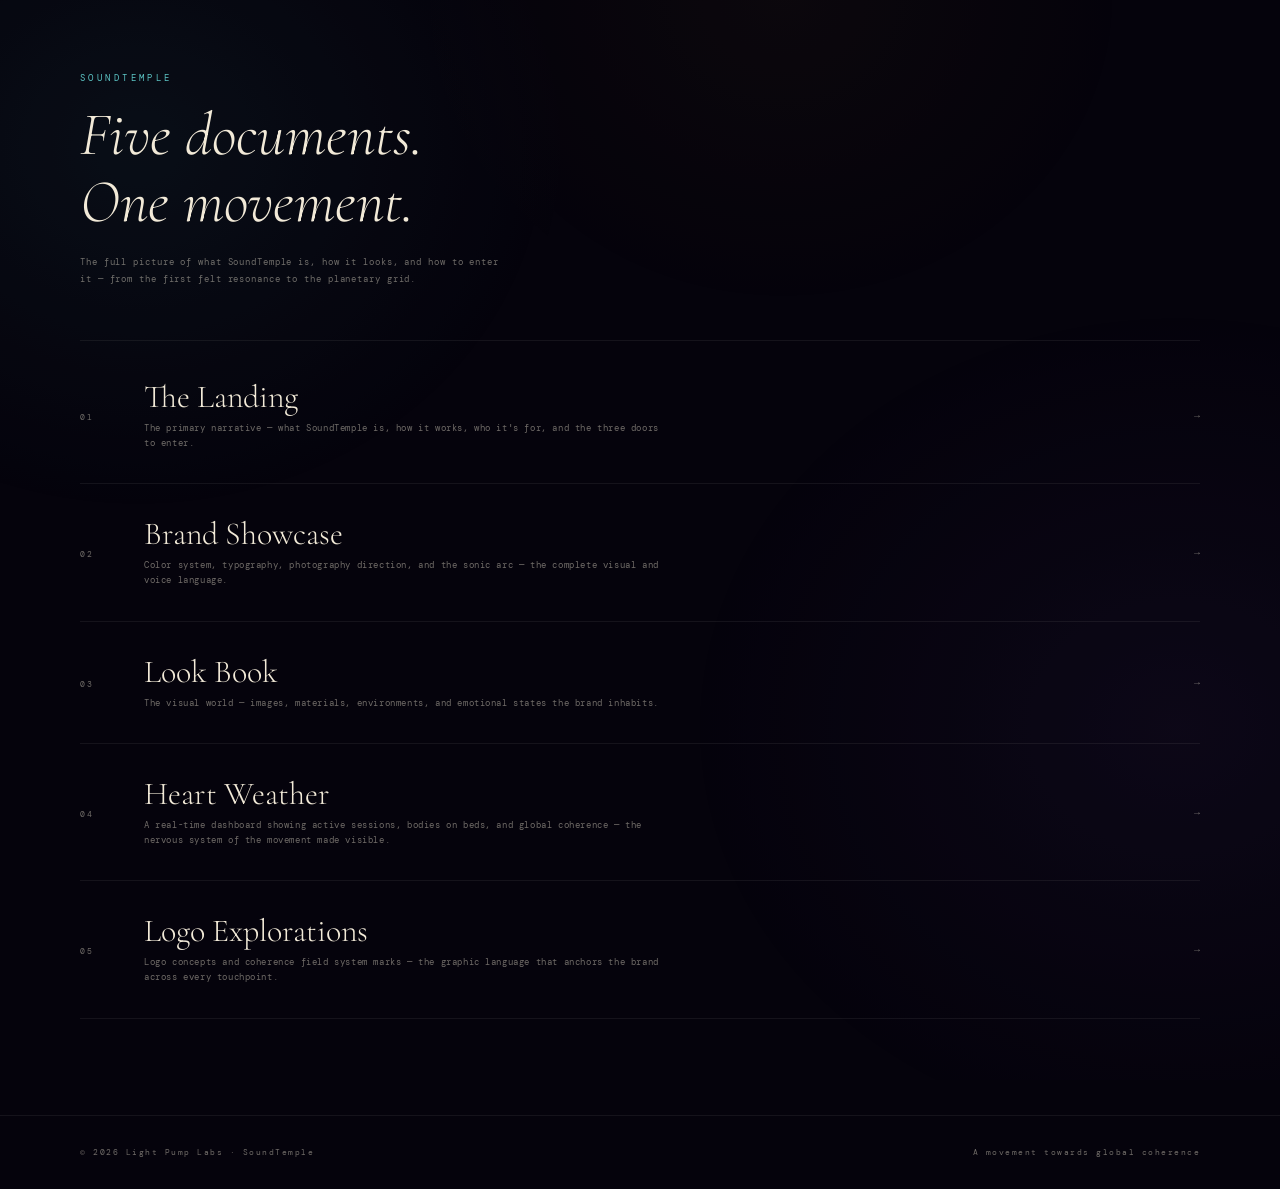
<file: index.html>
<!DOCTYPE html>
<html lang="en">
<head>
<meta charset="UTF-8">
<meta name="viewport" content="width=device-width, initial-scale=1.0">
<title>SoundTemple — Index</title>
<link href="https://fonts.googleapis.com/css2?family=Cormorant+Garamond:ital,wght@0,300;0,400;1,300;1,400&family=DM+Mono:wght@300;400&display=swap" rel="stylesheet">
<style>

:root {
  --void:        #05030C;
  --cream:       #F2EAD8;
  --gold:        #C4922A;
  --gold-light:  #E8B84B;
  --teal:        #4AADAD;
  --teal-bright: #5CC5C5;
  --violet:      #6B3FA0;
  --violet-mid:  #8B5FCA;
  --muted:       rgba(242,234,216,0.45);
  --border:      rgba(242,234,216,0.07);
  --font-serif:  'Cormorant Garamond', Georgia, serif;
  --font-mono:   'DM Mono', monospace;
}

*, *::before, *::after { margin: 0; padding: 0; box-sizing: border-box; }
html { scroll-behavior: smooth; }

body {
  background: var(--void);
  color: var(--cream);
  font-family: var(--font-mono);
  min-height: 100vh;
  display: flex;
  flex-direction: column;
}

/* ── HEADER ─────────────────────────────── */
header {
  padding: clamp(40px, 7vw, 72px) clamp(28px, 7vw, 80px) 0;
  display: flex;
  flex-direction: column;
  gap: 18px;
}

.wordmark {
  font-family: var(--font-mono);
  font-size: 9px;
  letter-spacing: 0.38em;
  text-transform: uppercase;
  color: var(--teal-bright);
}

.headline {
  font-family: var(--font-serif);
  font-weight: 300;
  font-style: italic;
  font-size: clamp(2.2rem, 5vw, 3.8rem);
  line-height: 1.1;
  color: var(--cream);
}

.sub {
  font-family: var(--font-mono);
  font-size: 9px;
  letter-spacing: 0.1em;
  line-height: 1.9;
  color: var(--muted);
  max-width: 420px;
}

/* ── DIVIDER ─────────────────────────────── */
.divider {
  height: 1px;
  background: var(--border);
  margin: clamp(32px, 5vw, 52px) clamp(28px, 7vw, 80px) 0;
}

/* ── DOCUMENT LIST ───────────────────────── */
.doc-list {
  flex: 1;
  padding: 0 clamp(28px, 7vw, 80px) clamp(64px, 9vw, 96px);
  margin-top: clamp(2px, 0.5vw, 6px);
  list-style: none;
}

.doc-item {
  border-bottom: 1px solid var(--border);
}

.doc-link {
  display: grid;
  grid-template-columns: 40px 1fr auto;
  align-items: center;
  gap: 24px;
  padding: clamp(22px, 3vw, 32px) 0;
  text-decoration: none;
  color: inherit;
  transition: color 0.3s ease;
  position: relative;
}

.doc-link::after {
  content: '';
  position: absolute;
  bottom: -1px; left: 0; right: 0;
  height: 1px;
  background: currentColor;
  transform: scaleX(0);
  transform-origin: left;
  transition: transform 0.4s ease;
  opacity: 0.2;
}
.doc-link:hover::after { transform: scaleX(1); }

/* Number */
.doc-num {
  font-family: var(--font-mono);
  font-size: 8px;
  letter-spacing: 0.2em;
  color: var(--muted);
  padding-top: 3px;
  flex-shrink: 0;
}

/* Main text */
.doc-body { display: flex; flex-direction: column; gap: 5px; }

.doc-title {
  font-family: var(--font-serif);
  font-weight: 300;
  font-size: clamp(1.4rem, 2.5vw, 2rem);
  line-height: 1.15;
  transition: color 0.3s ease;
}

.doc-desc {
  font-family: var(--font-mono);
  font-size: 8.5px;
  letter-spacing: 0.07em;
  line-height: 1.8;
  color: var(--muted);
  max-width: 520px;
  transition: color 0.3s ease;
}

/* Arrow */
.doc-arrow {
  font-family: var(--font-mono);
  font-size: 10px;
  color: var(--muted);
  flex-shrink: 0;
  transition: transform 0.3s ease, color 0.3s ease;
  padding-left: 16px;
}

/* Hover states per accent */
.doc-link.accent-violet:hover { color: var(--violet-mid); }
.doc-link.accent-teal:hover   { color: var(--teal-bright); }
.doc-link.accent-gold:hover   { color: var(--gold-light); }

.doc-link:hover .doc-arrow {
  transform: translateX(6px);
  color: inherit;
}
.doc-link:hover .doc-desc { color: rgba(242,234,216,0.65); }

/* ── FOOTER ─────────────────────────────── */
footer {
  padding: clamp(20px, 3vw, 32px) clamp(28px, 7vw, 80px);
  border-top: 1px solid var(--border);
  display: flex;
  justify-content: space-between;
  flex-wrap: wrap;
  gap: 8px;
}
.foot-l, .foot-r {
  font-family: var(--font-mono);
  font-size: 7.5px;
  letter-spacing: 0.2em;
  color: var(--muted);
}

/* ── RESPONSIVE ──────────────────────────── */
@media (max-width: 600px) {
  .doc-link {
    grid-template-columns: 32px 1fr;
    gap: 14px;
  }
  .doc-arrow { display: none; }
  footer { flex-direction: column; }
}

@media (prefers-reduced-motion: reduce) {
  *, *::before, *::after { transition: none !important; }
}

</style>
<link rel="stylesheet" href="alive.css">
</head>
<body>

<header>
  <span class="wordmark">SoundTemple</span>
  <h1 class="headline">Five documents.<br>One movement.</h1>
  <p class="sub">The full picture of what SoundTemple is, how it looks, and how to enter it — from the first felt resonance to the planetary grid.</p>
</header>

<div class="divider"></div>

<ul class="doc-list">

  <li class="doc-item">
    <a href="landing.html" class="doc-link accent-violet">
      <span class="doc-num">01</span>
      <div class="doc-body">
        <span class="doc-title">The Landing</span>
        <span class="doc-desc">The primary narrative — what SoundTemple is, how it works, who it's for, and the three doors to enter.</span>
      </div>
      <span class="doc-arrow">→</span>
    </a>
  </li>

  <li class="doc-item">
    <a href="brand-showcase.html" class="doc-link accent-teal">
      <span class="doc-num">02</span>
      <div class="doc-body">
        <span class="doc-title">Brand Showcase</span>
        <span class="doc-desc">Color system, typography, photography direction, and the sonic arc — the complete visual and voice language.</span>
      </div>
      <span class="doc-arrow">→</span>
    </a>
  </li>

  <li class="doc-item">
    <a href="look-book.html" class="doc-link accent-gold">
      <span class="doc-num">03</span>
      <div class="doc-body">
        <span class="doc-title">Look Book</span>
        <span class="doc-desc">The visual world — images, materials, environments, and emotional states the brand inhabits.</span>
      </div>
      <span class="doc-arrow">→</span>
    </a>
  </li>

  <li class="doc-item">
    <a href="heart-weather.html" class="doc-link accent-teal">
      <span class="doc-num">04</span>
      <div class="doc-body">
        <span class="doc-title">Heart Weather</span>
        <span class="doc-desc">A real-time dashboard showing active sessions, bodies on beds, and global coherence — the nervous system of the movement made visible.</span>
      </div>
      <span class="doc-arrow">→</span>
    </a>
  </li>

  <li class="doc-item">
    <a href="logo-explorations.html" class="doc-link accent-gold">
      <span class="doc-num">05</span>
      <div class="doc-body">
        <span class="doc-title">Logo Explorations</span>
        <span class="doc-desc">Logo concepts and coherence field system marks — the graphic language that anchors the brand across every touchpoint.</span>
      </div>
      <span class="doc-arrow">→</span>
    </a>
  </li>

</ul>

<footer>
  <span class="foot-l">© 2026 Light Pump Labs · SoundTemple</span>
  <span class="foot-r">A movement towards global coherence</span>
</footer>

<script src="alive.js" defer></script>
</body>
</html>
</file>
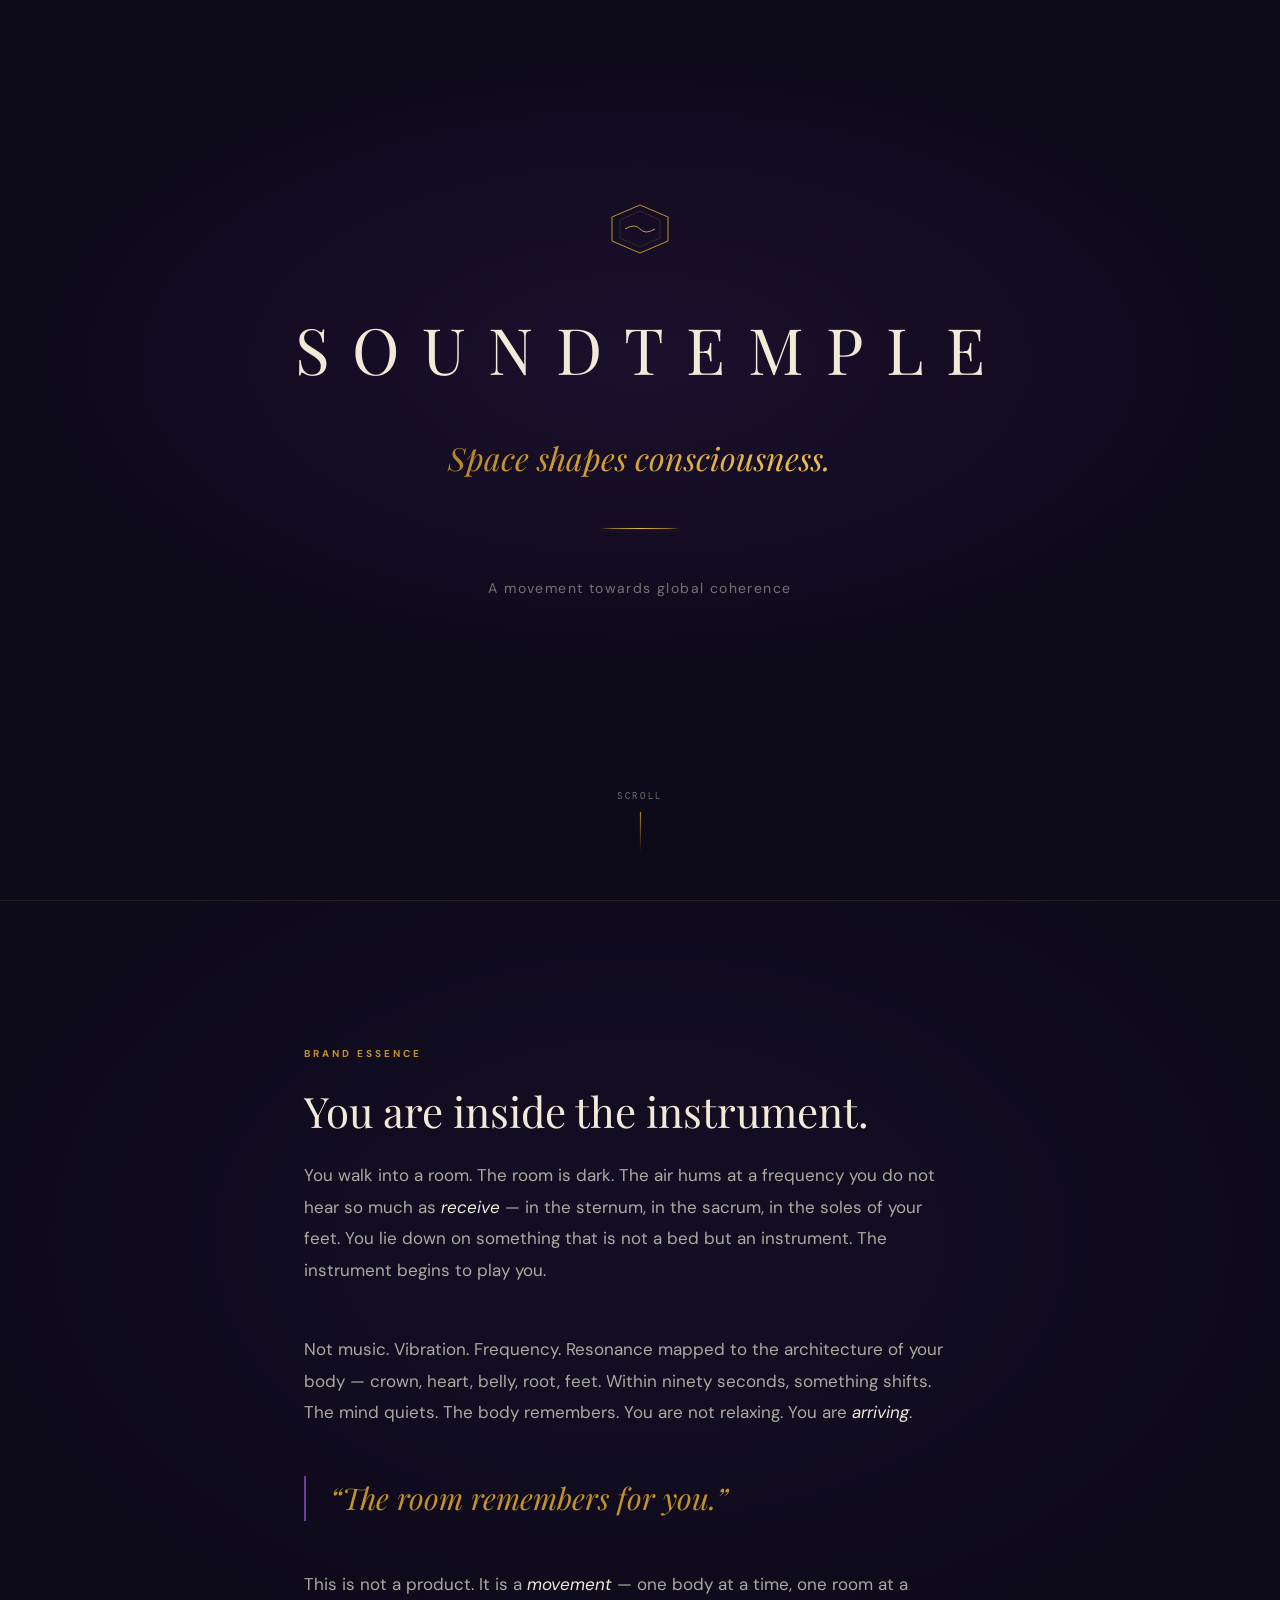
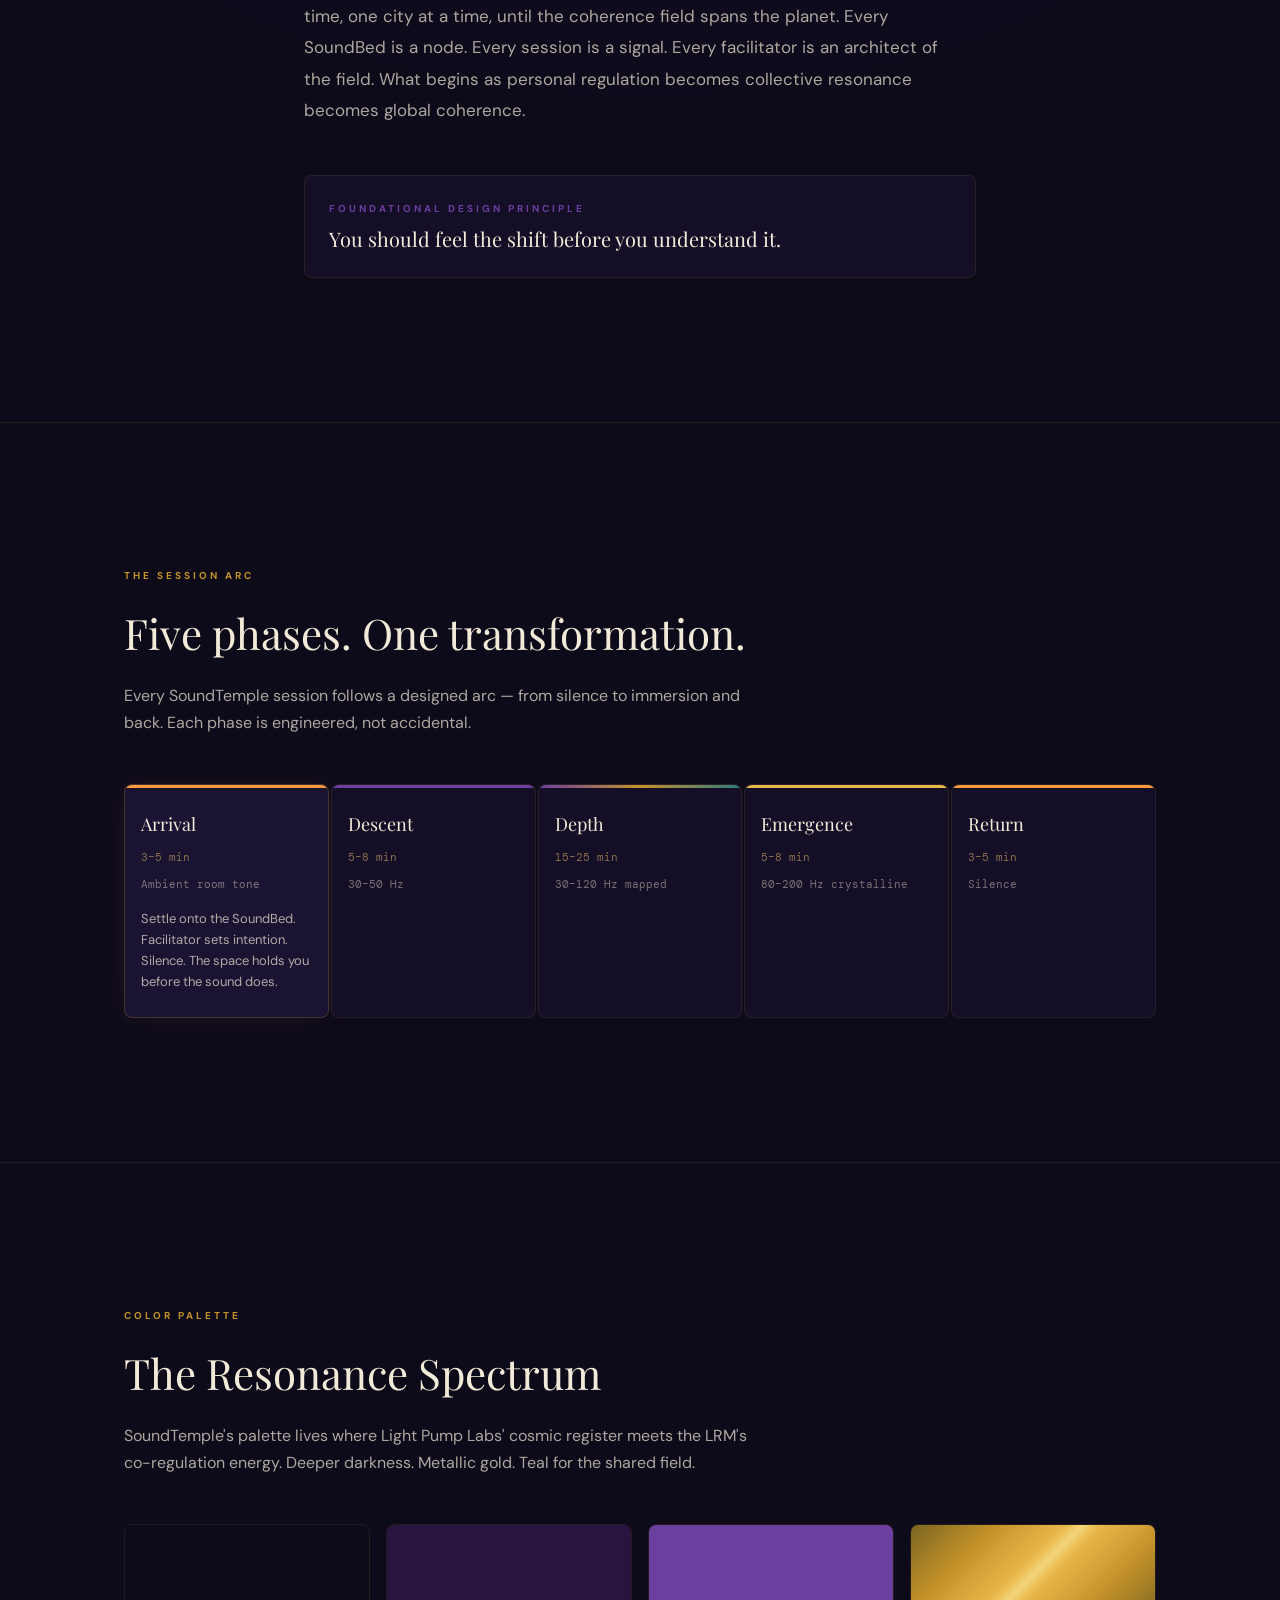
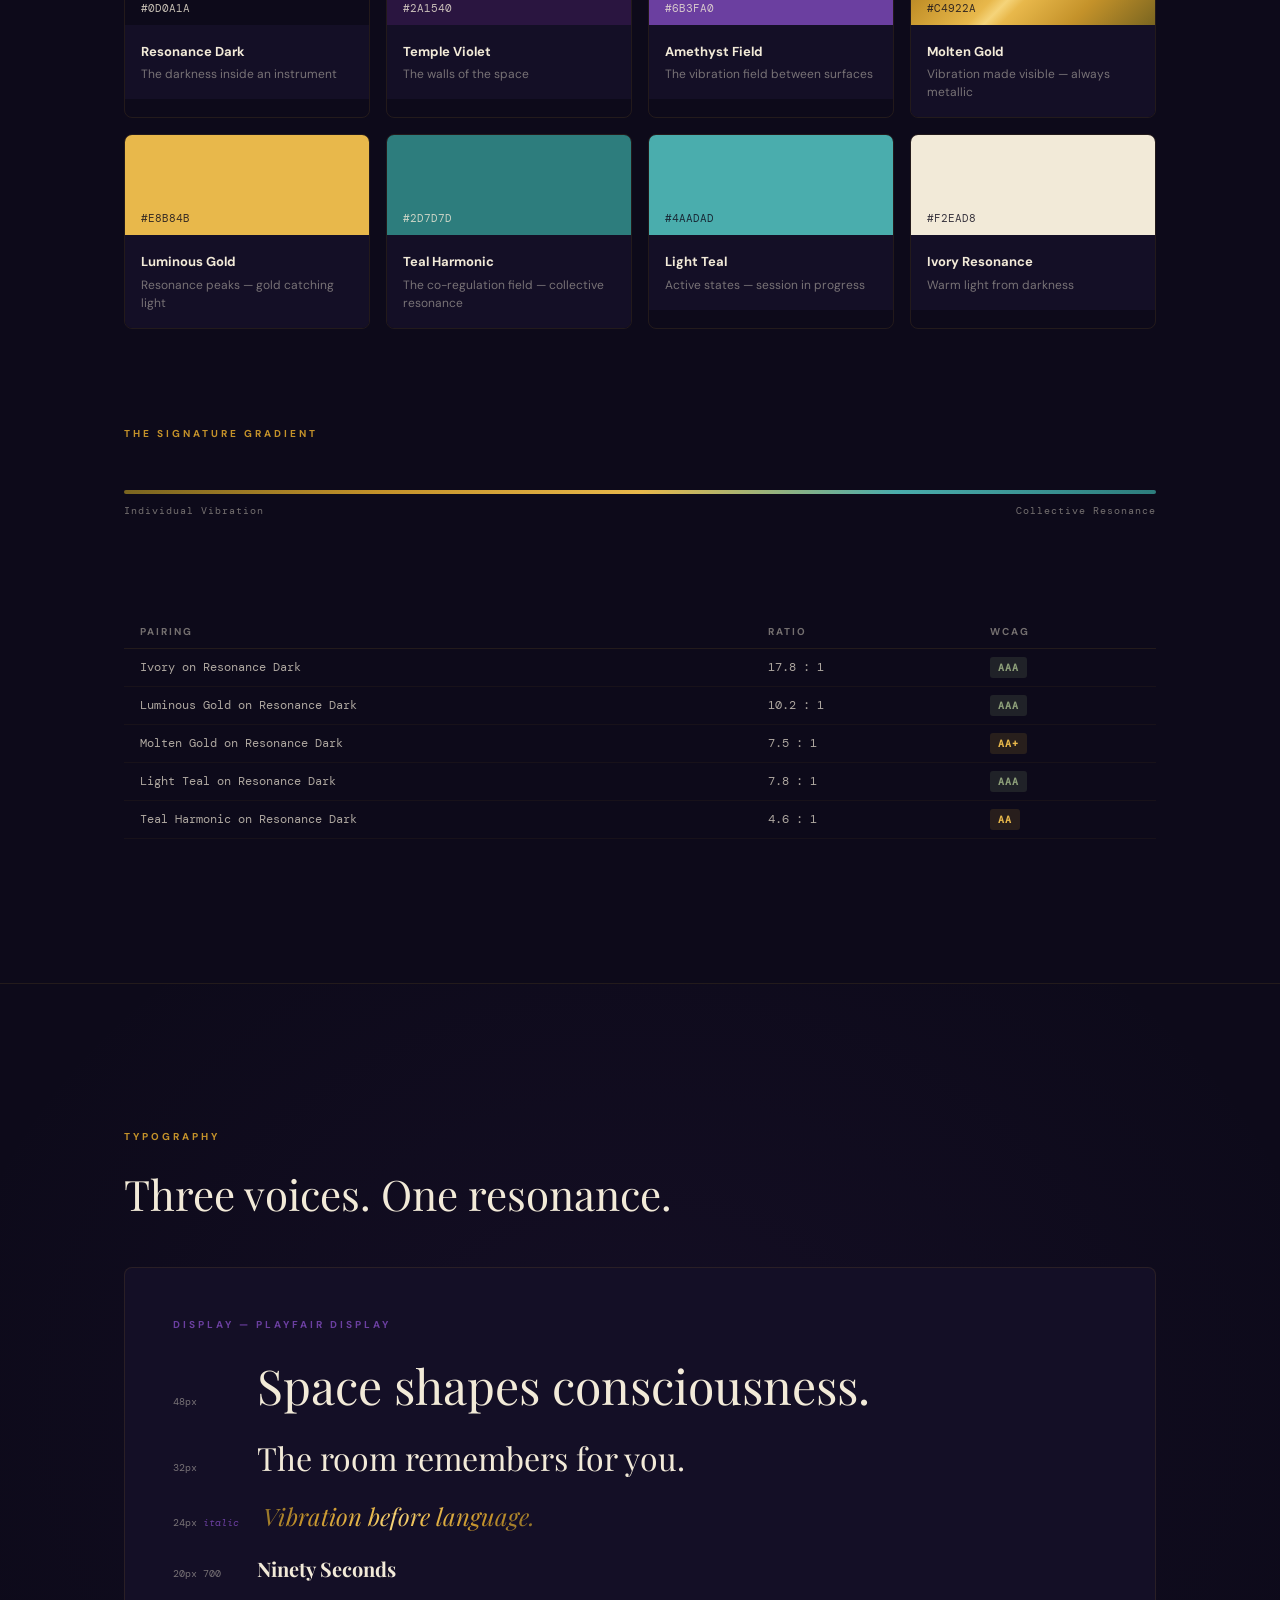
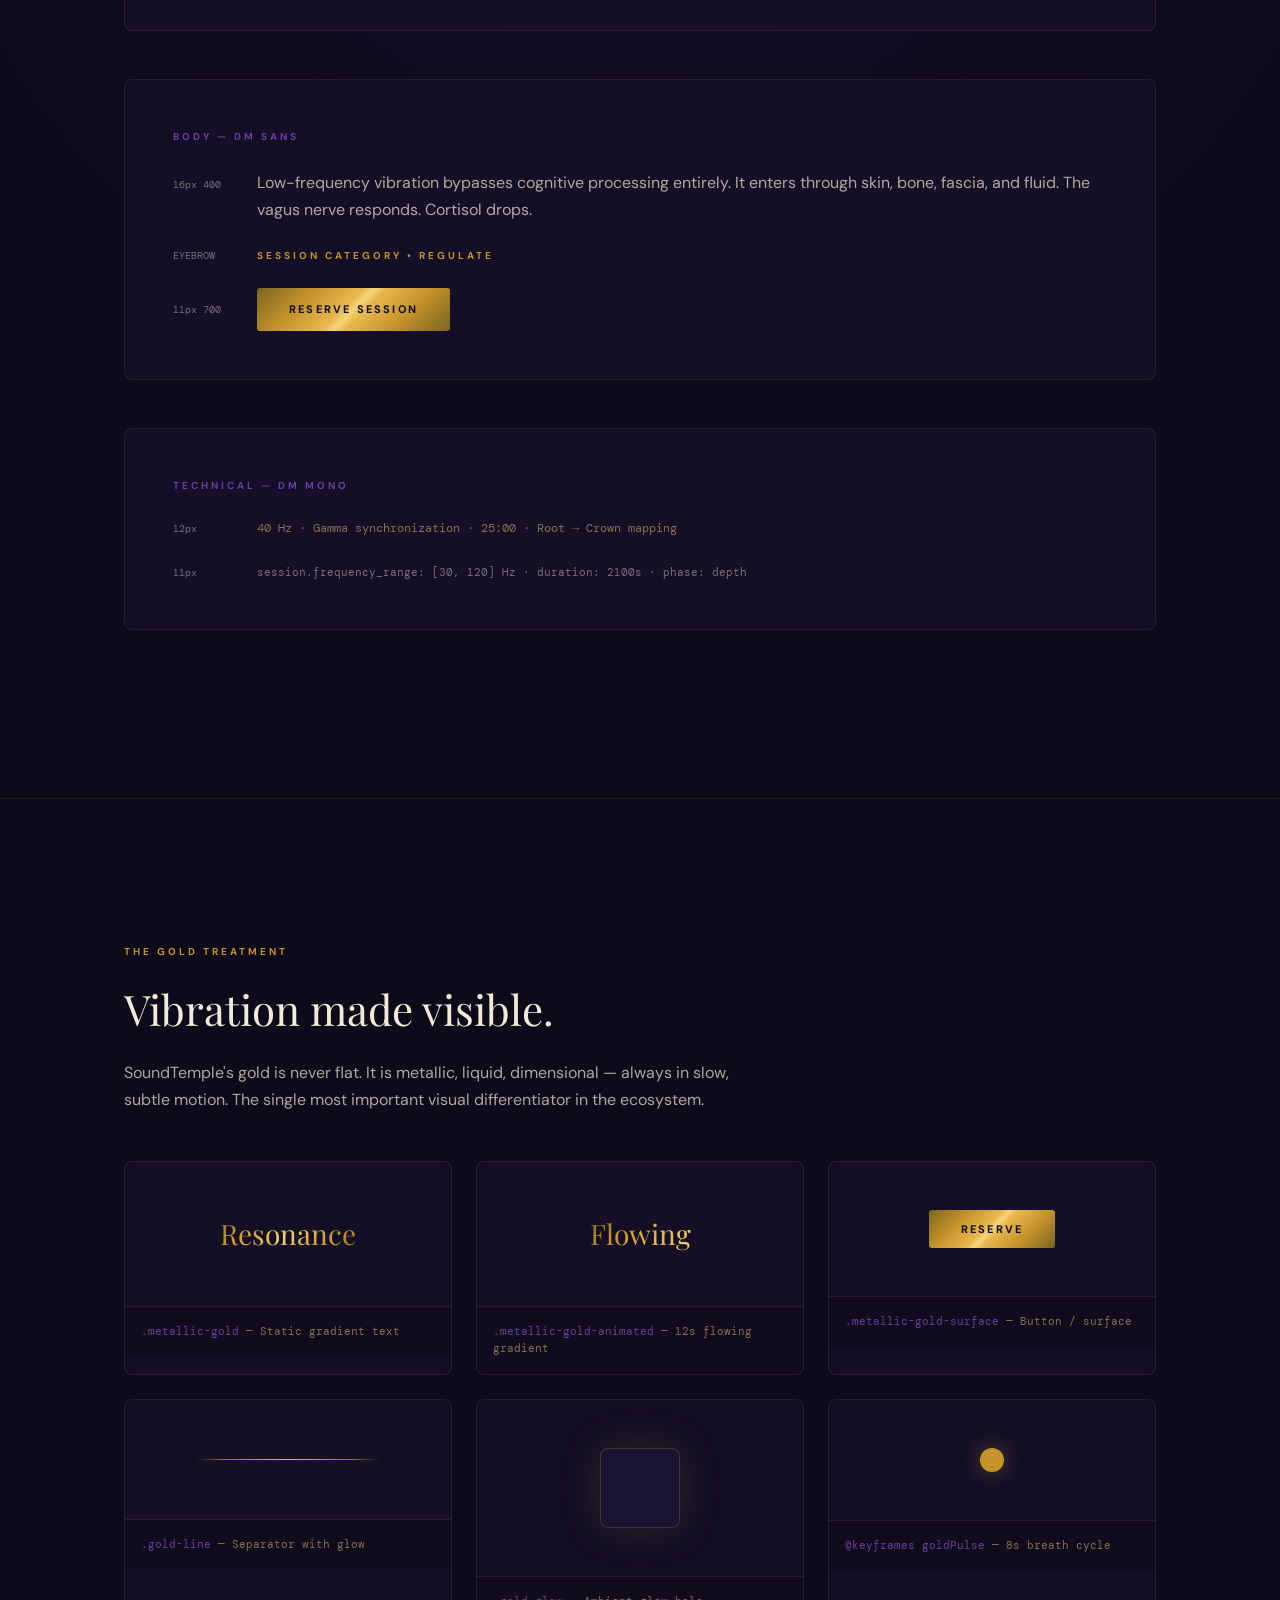
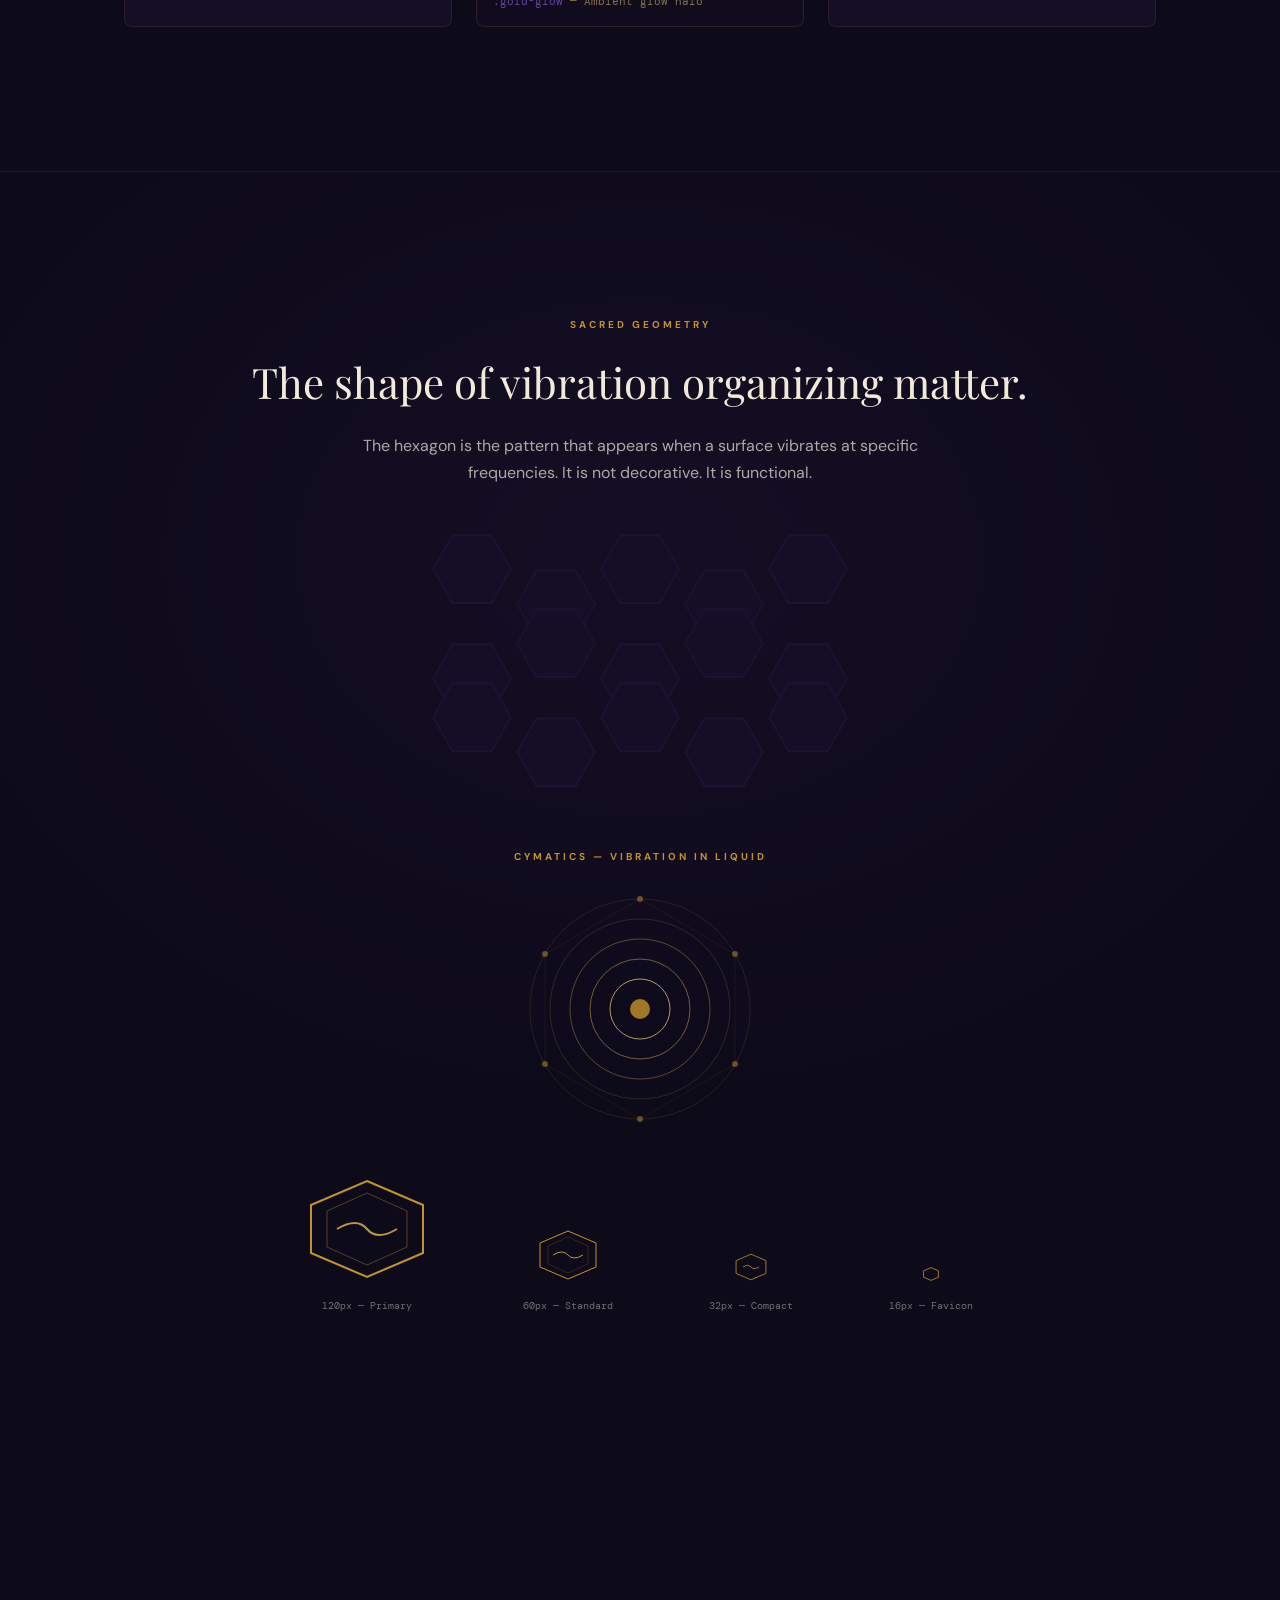
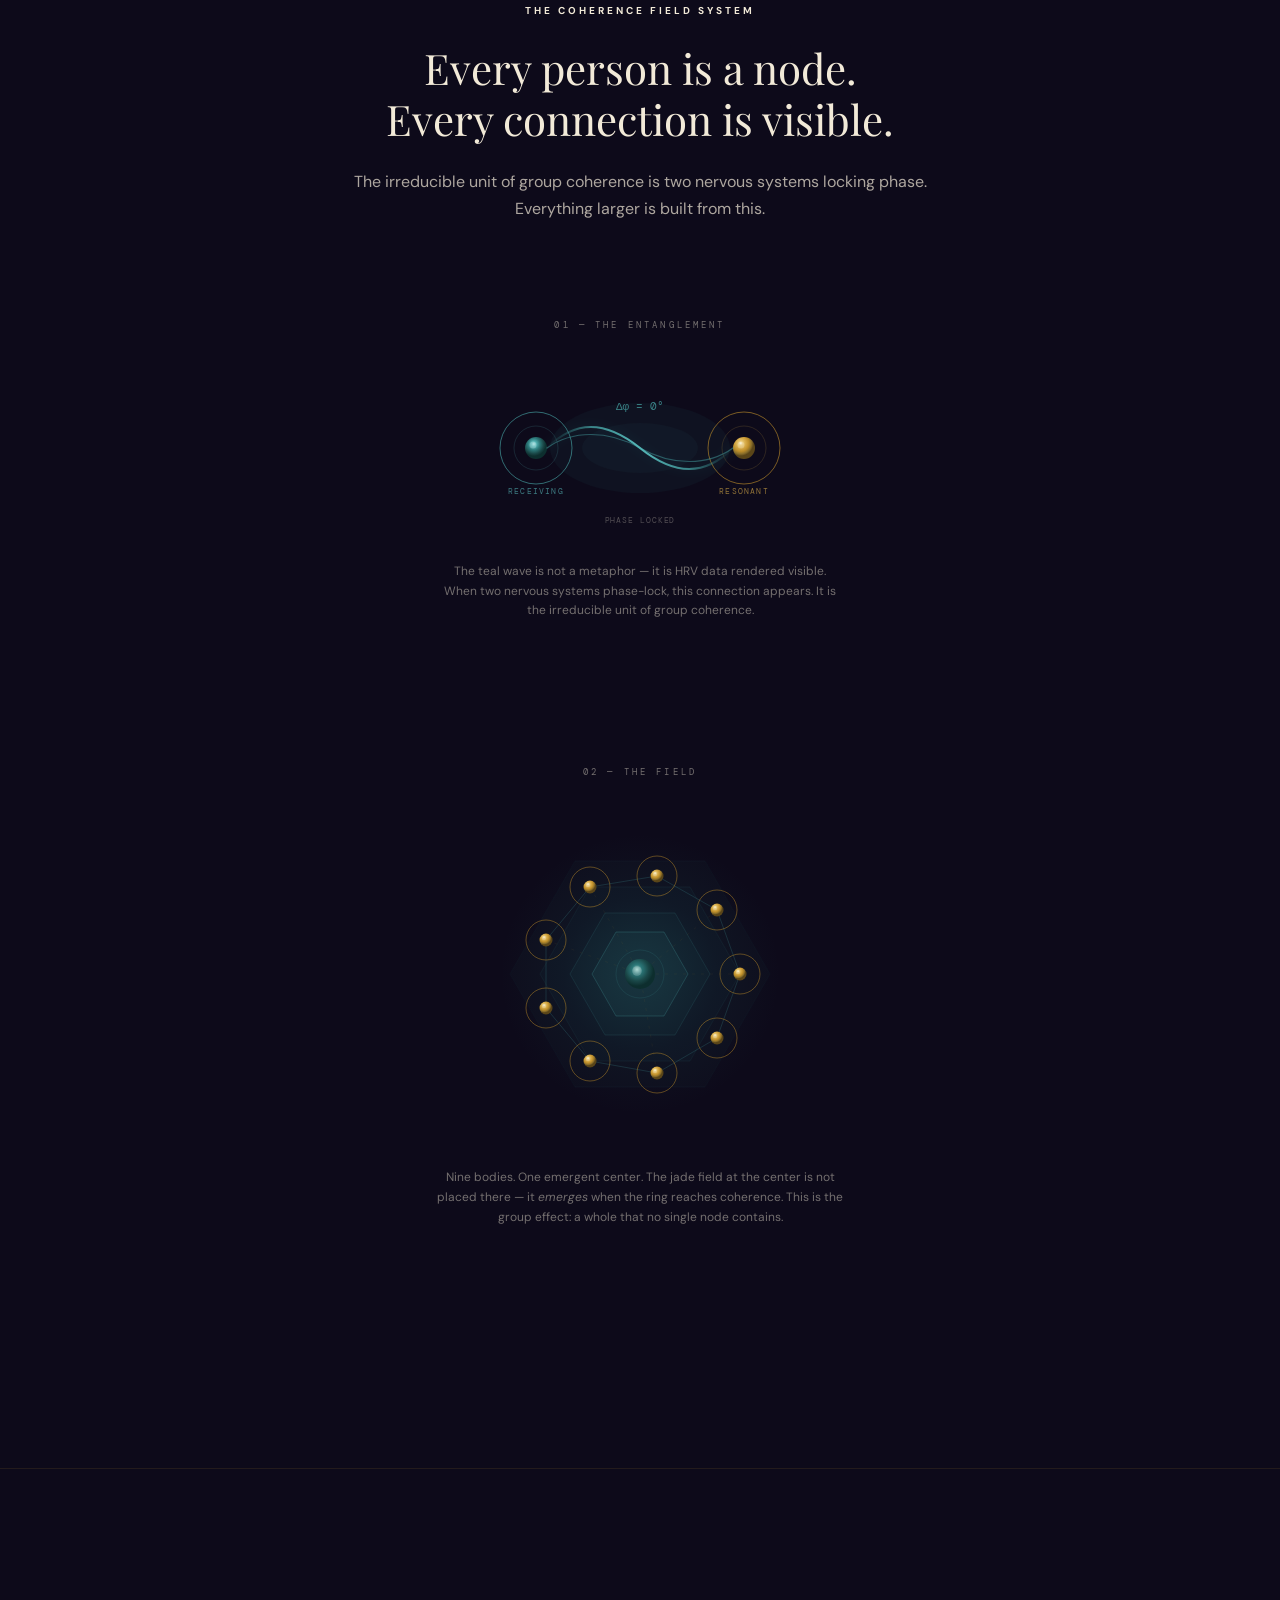
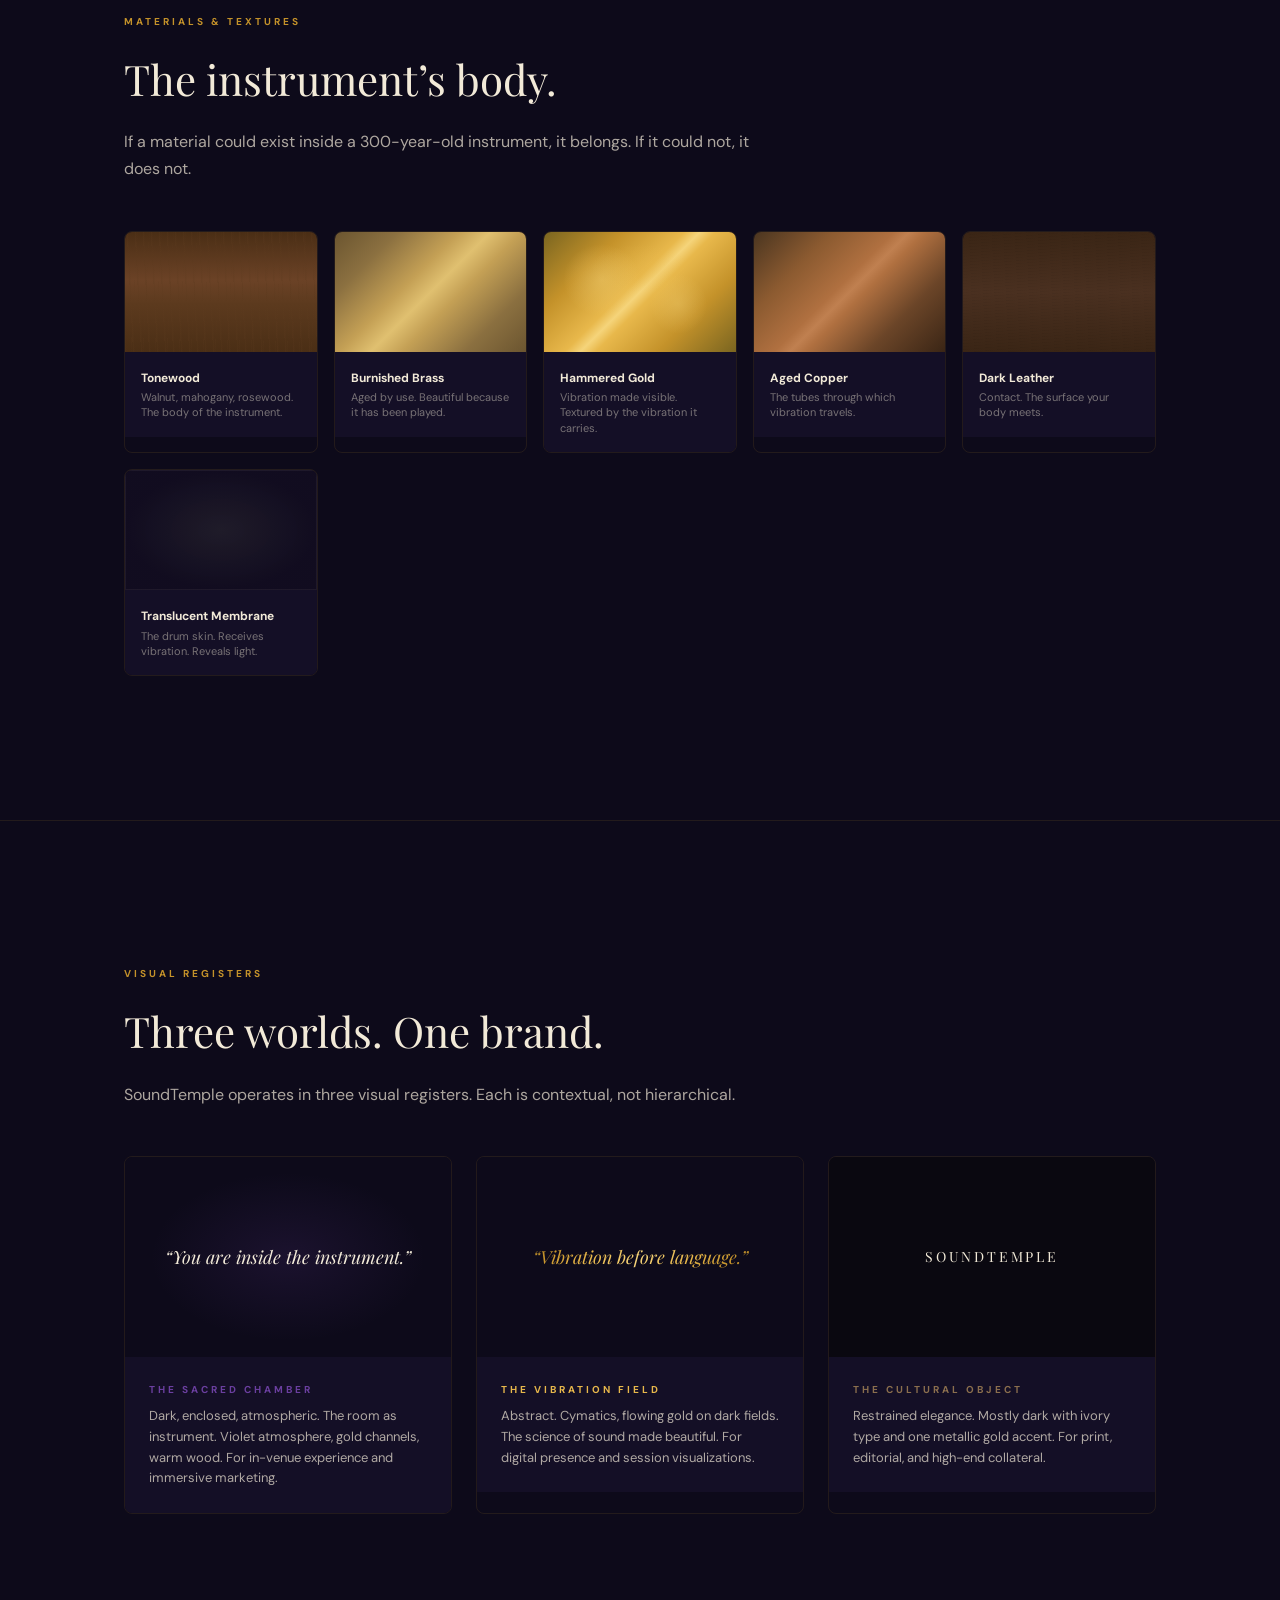
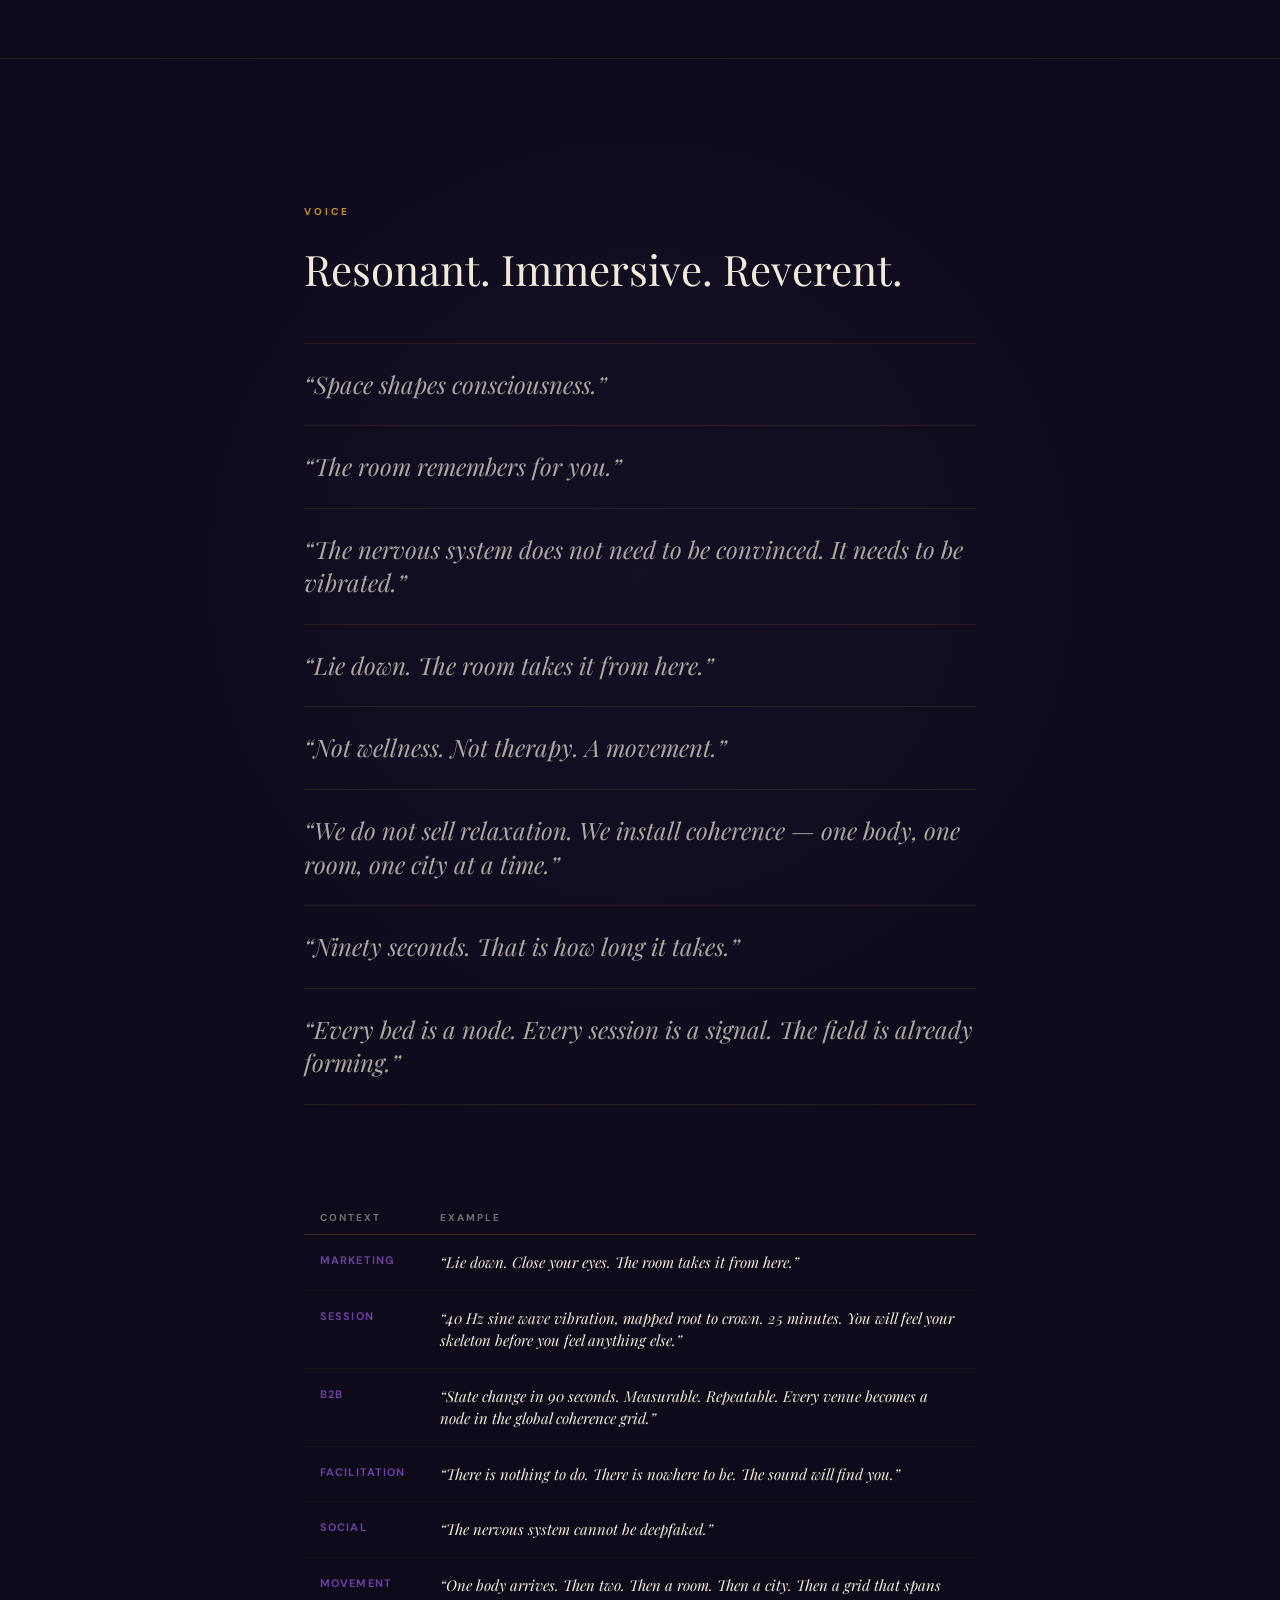
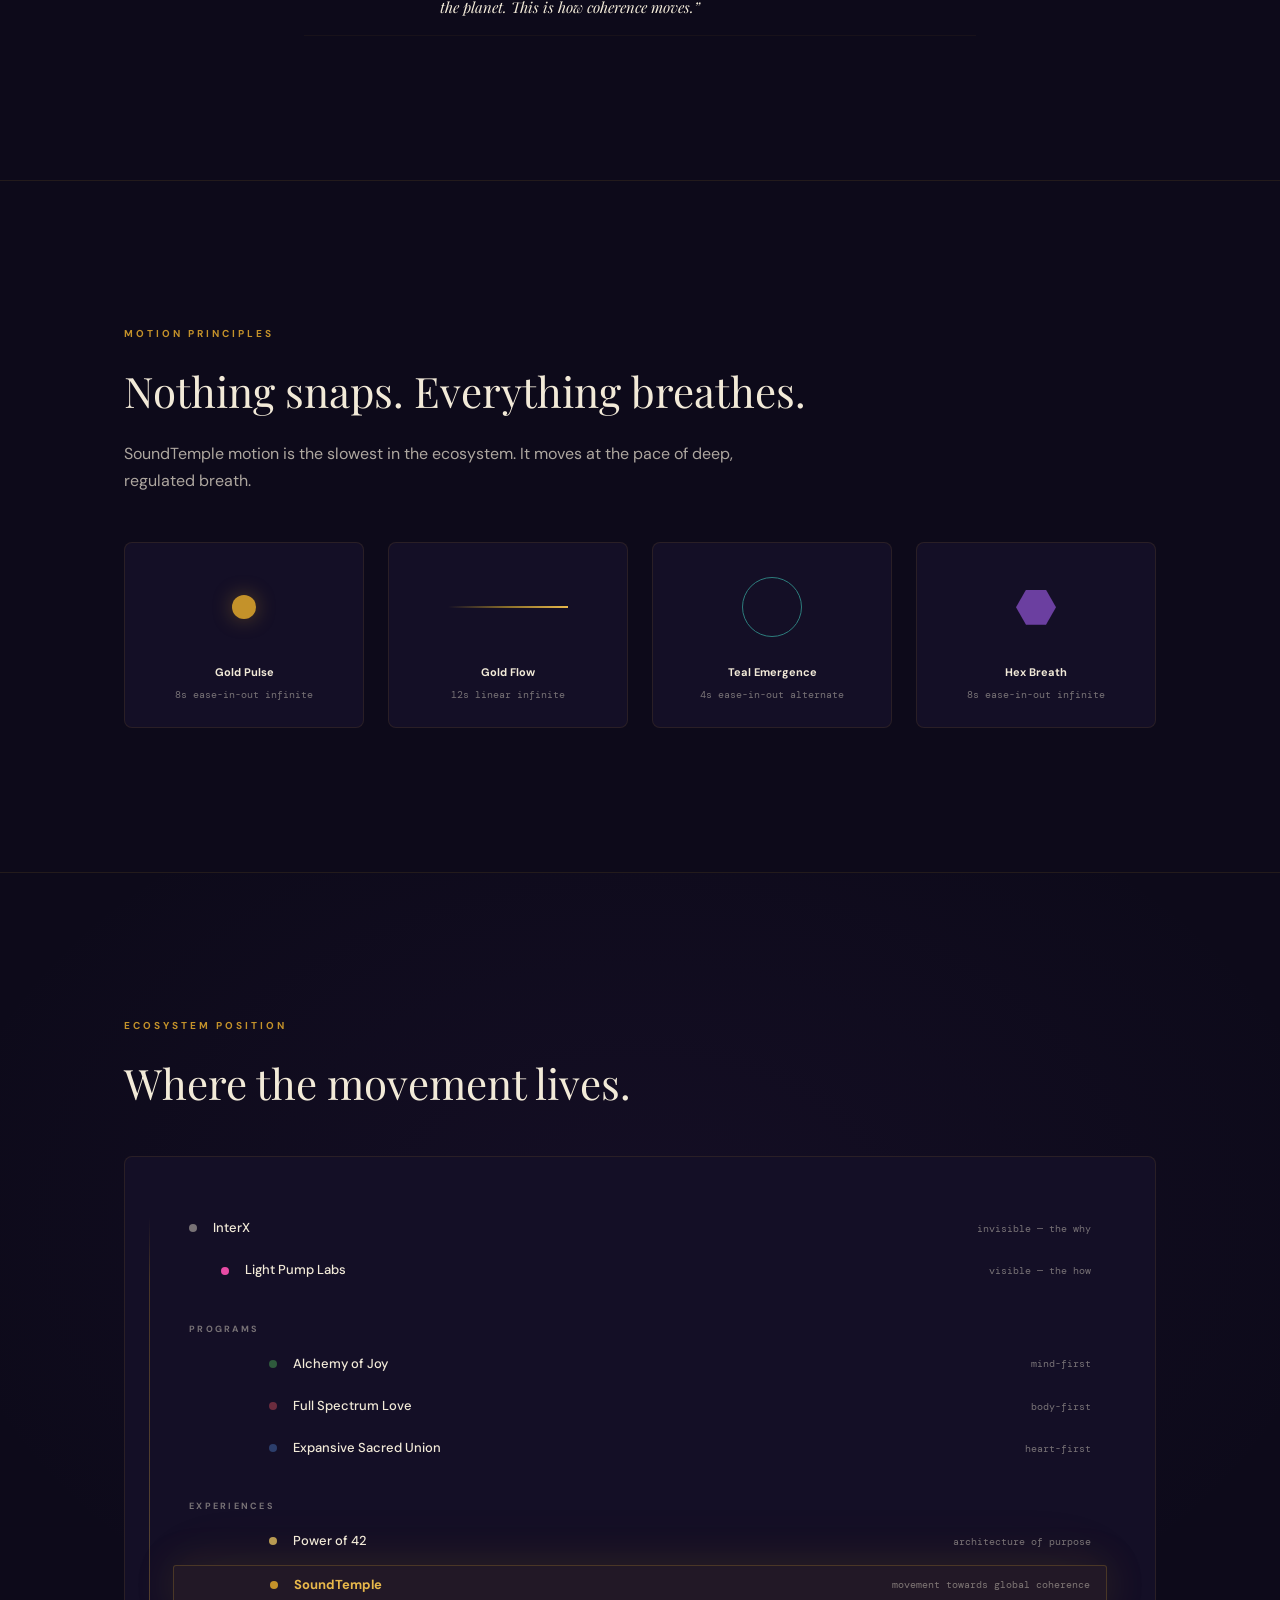
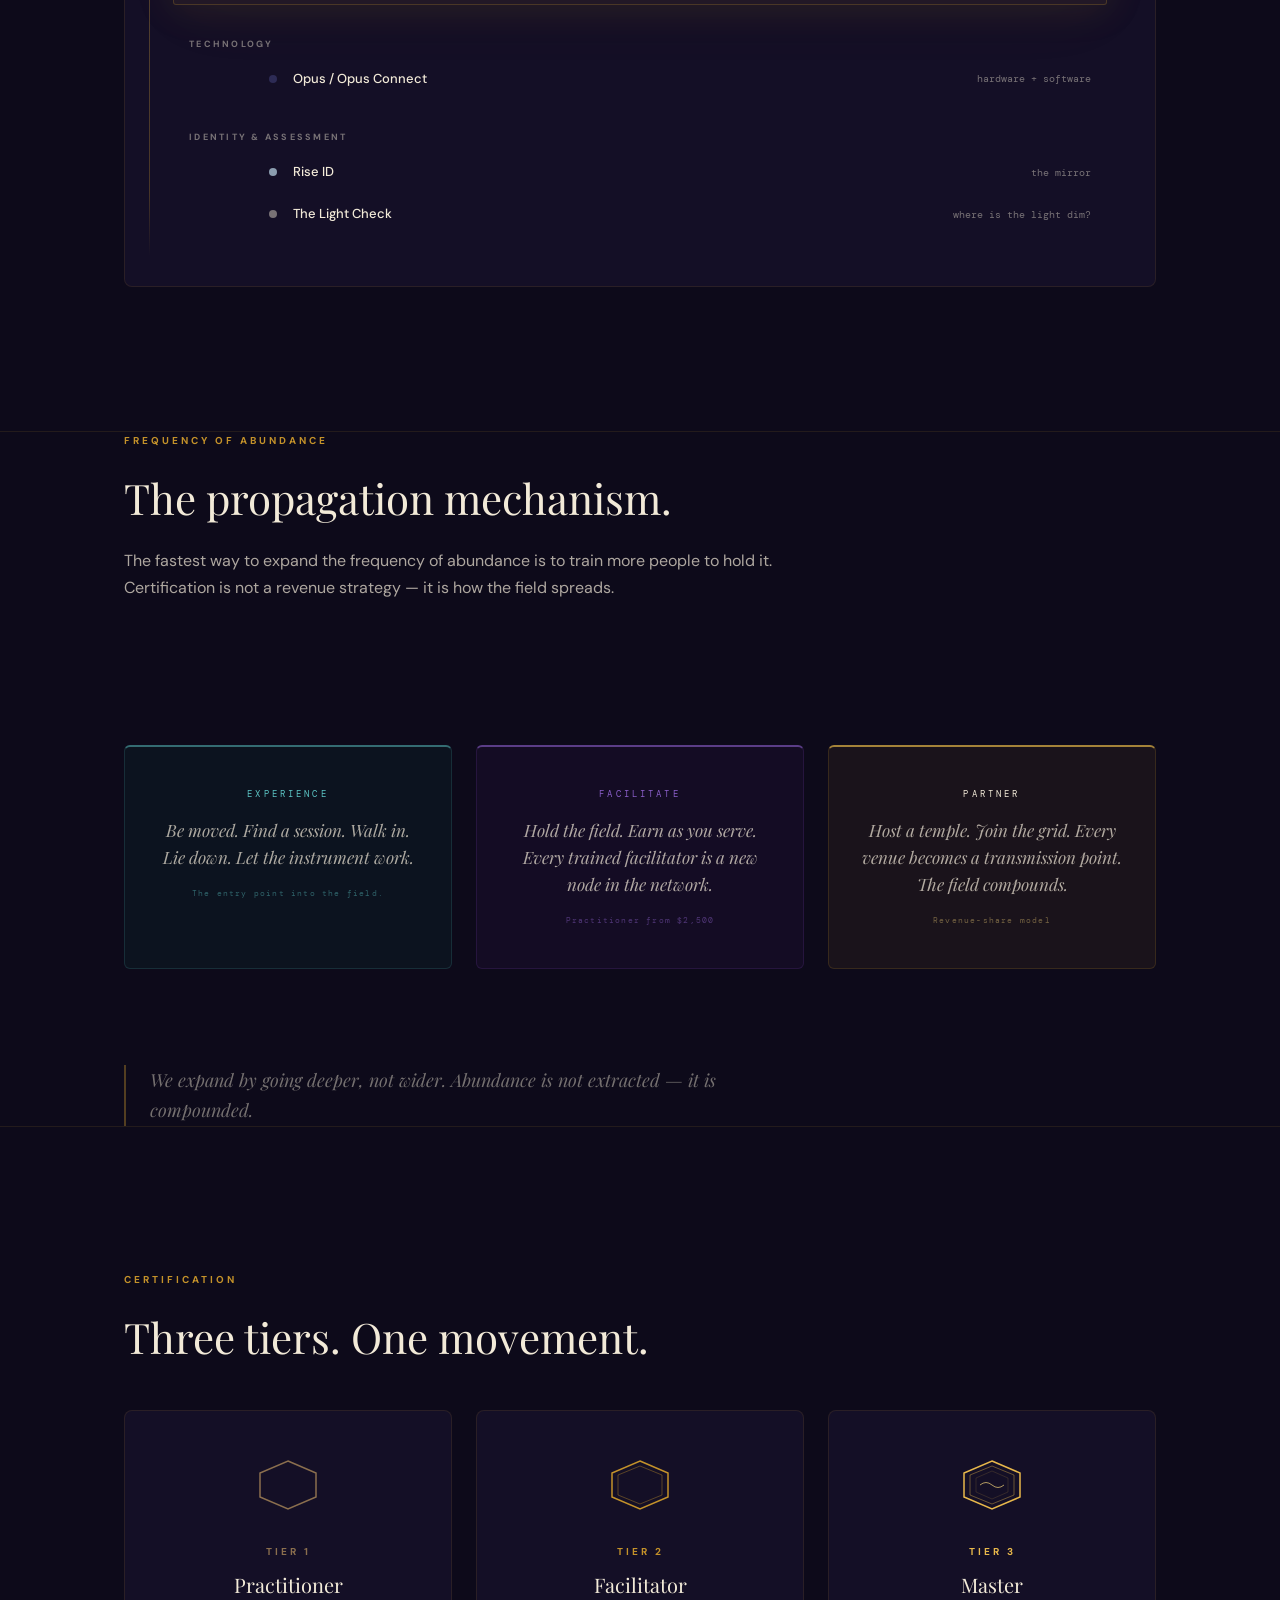
<file: brand-showcase.html>
<!DOCTYPE html>
<html lang="en">
<head>
<meta charset="UTF-8">
<meta name="viewport" content="width=device-width, initial-scale=1.0">
<title>SoundTemple — Brand Showcase</title>
<link rel="preconnect" href="https://fonts.googleapis.com">
<link rel="preconnect" href="https://fonts.gstatic.com" crossorigin>
<link href="https://fonts.googleapis.com/css2?family=DM+Mono:ital,wght@0,400;1,400&family=DM+Sans:ital,opsz,wght@0,9..40,400;0,9..40,500;0,9..40,700;1,9..40,400&family=Playfair+Display:ital,wght@0,400;0,700;1,400;1,700&display=swap" rel="stylesheet">
<style>
/* ═══════════════════════════════════════════════════════
   SOUNDTEMPLE — CSS DESIGN SYSTEM
   "A movement towards global coherence."
   ═══════════════════════════════════════════════════════ */

:root {
  /* ── Primary Palette ── */
  --resonance-dark: #0D0A1A;
  --temple-violet: #2A1540;
  --amethyst-field: #6B3FA0;
  --molten-gold: #C4922A;
  --luminous-gold: #E8B84B;
  --teal-harmonic: #2D7D7D;
  --light-teal: #4AADAD;
  --ivory-resonance: #F2EAD8;

  /* ── Extended Palette ── */
  --warm-wood: #5C3A1E;
  --burnished-bronze: #8B6F4E;
  --deep-rose: #6B2C3E;
  --magenta-pulse: #E84BA5;
  --gold-thread: #D4A843;
  --gold-dark: #7A6520;
  --gold-bright: #F5D47A;
  --arrival-amber: #FF9B3D;

  /* ── Semantic Colors ── */
  --bg: var(--resonance-dark);
  --bg-elevated: #140F26;
  --bg-surface: #1A1332;
  --text-primary: var(--ivory-resonance);
  --text-secondary: rgba(242, 234, 216, 0.7);
  --text-muted: rgba(242, 234, 216, 0.45);
  --accent: var(--molten-gold);
  --accent-light: var(--luminous-gold);

  /* ── Borders ── */
  --border-subtle: rgba(196, 146, 42, 0.12);
  --border-medium: rgba(196, 146, 42, 0.25);
  --border-strong: rgba(196, 146, 42, 0.45);

  /* ── Typography ── */
  --font-display: 'Playfair Display', serif;
  --font-body: 'DM Sans', sans-serif;
  --font-mono: 'DM Mono', monospace;

  /* ── Spacing ── */
  --space-xs: 4px;
  --space-sm: 8px;
  --space-md: 16px;
  --space-lg: 24px;
  --space-xl: 48px;
  --space-2xl: 96px;
  --space-3xl: 144px;

  /* ── Radii ── */
  --r-sm: 3px;
  --r-md: 8px;
  --r-lg: 16px;

  /* ── Shadows ── */
  --shadow-card: 0 4px 30px rgba(0,0,0,0.4), 0 0 15px rgba(196,146,42,0.04);
  --shadow-gold-glow: 0 0 40px rgba(196,146,42,0.15), 0 0 80px rgba(196,146,42,0.05);
  --shadow-violet-glow: 0 0 60px rgba(107,63,160,0.15);
  --shadow-teal-glow: 0 0 60px rgba(45,125,125,0.2);
}

/* ── Reset ── */
*, *::before, *::after { margin: 0; padding: 0; box-sizing: border-box; }

html {
  scroll-behavior: smooth;
  background: var(--bg);
  color: var(--text-primary);
}

body {
  font-family: var(--font-body);
  font-weight: 400;
  font-size: 16px;
  line-height: 1.7;
  background: var(--bg);
  -webkit-font-smoothing: antialiased;
  -moz-osx-font-smoothing: grayscale;
  overflow-x: hidden;
}

/* ═══════════════════════════════════════════════════════
   GLOBAL TYPOGRAPHY
   ═══════════════════════════════════════════════════════ */

h1, h2, h3, h4 {
  font-family: var(--font-display);
  font-weight: 400;
  line-height: 1.2;
}

.eyebrow {
  font-family: var(--font-body);
  font-weight: 700;
  font-size: 10px;
  letter-spacing: 0.3em;
  text-transform: uppercase;
  color: var(--accent);
  margin-bottom: var(--space-lg);
}

.section-title {
  font-family: var(--font-display);
  font-weight: 400;
  font-size: clamp(28px, 4vw, 42px);
  line-height: 1.2;
  margin-bottom: var(--space-lg);
  color: var(--text-primary);
}

.section-subtitle {
  font-family: var(--font-body);
  font-weight: 400;
  font-size: 16px;
  line-height: 1.7;
  color: var(--text-secondary);
  max-width: 640px;
}

.mono {
  font-family: var(--font-mono);
  font-size: 12px;
  letter-spacing: 0.05em;
  color: var(--burnished-bronze);
}

/* ═══════════════════════════════════════════════════════
   METALLIC GOLD SYSTEM — The Signature Treatment
   ═══════════════════════════════════════════════════════ */

.metallic-gold {
  background: linear-gradient(
    135deg,
    #8B6F2A 0%, #C4922A 20%, #E8B84B 40%,
    #F5D47A 50%, #E8B84B 60%, #C4922A 80%, #8B6F2A 100%
  );
  -webkit-background-clip: text;
  -webkit-text-fill-color: transparent;
  background-clip: text;
}

.metallic-gold-animated {
  background: linear-gradient(
    135deg,
    #7A6520, #C4922A, #E8B84B, #F5D47A,
    #E8B84B, #C4922A, #7A6520, #C4922A,
    #E8B84B, #F5D47A, #E8B84B, #C4922A, #7A6520
  );
  background-size: 400% 400%;
  -webkit-background-clip: text;
  -webkit-text-fill-color: transparent;
  background-clip: text;
  animation: goldFlow 12s linear infinite;
}

.metallic-gold-surface {
  background: linear-gradient(
    135deg,
    #7A6520 0%, #C4922A 25%, #E8B84B 45%,
    #F5D47A 50%, #E8B84B 55%, #C4922A 75%, #7A6520 100%
  );
}

.gold-line {
  height: 1px;
  border: none;
  background: linear-gradient(90deg,
    transparent 0%, #8B6F2A 15%, #E8B84B 50%, #8B6F2A 85%, transparent 100%
  );
  box-shadow: 0 0 8px rgba(196,146,42,0.3);
}

.gold-glow {
  box-shadow: var(--shadow-gold-glow);
}

@keyframes goldFlow {
  0% { background-position: 0% 50%; }
  50% { background-position: 100% 50%; }
  100% { background-position: 0% 50%; }
}

@keyframes goldPulse {
  0%, 100% { opacity: 0.5; }
  50% { opacity: 1; }
}

@keyframes breathe {
  0%, 100% { opacity: 0.4; transform: scale(1); }
  50% { opacity: 0.8; transform: scale(1.01); }
}

/* ═══════════════════════════════════════════════════════
   ATMOSPHERIC EFFECTS
   ═══════════════════════════════════════════════════════ */

.violet-atmosphere {
  position: relative;
}
.violet-atmosphere::before {
  content: '';
  position: absolute;
  inset: 0;
  background: radial-gradient(ellipse 80% 60% at 50% 30%,
    rgba(107,63,160,0.08) 0%, transparent 70%);
  pointer-events: none;
  z-index: 0;
}

.teal-field {
  position: relative;
}
.teal-field::after {
  content: '';
  position: absolute;
  inset: 0;
  background: radial-gradient(ellipse 60% 40% at 50% 50%,
    rgba(45,125,125,0.06) 0%, transparent 70%);
  pointer-events: none;
}

/* ═══════════════════════════════════════════════════════
   SCROLL REVEAL SYSTEM
   ═══════════════════════════════════════════════════════ */

.reveal {
  opacity: 0;
  transform: translateY(24px);
  transition: opacity 0.8s ease-out, transform 0.8s ease-out;
}
.reveal.visible {
  opacity: 1;
  transform: translateY(0);
}
.reveal-delay-1 { transition-delay: 80ms; }
.reveal-delay-2 { transition-delay: 160ms; }
.reveal-delay-3 { transition-delay: 240ms; }
.reveal-delay-4 { transition-delay: 320ms; }
.reveal-delay-5 { transition-delay: 400ms; }
.reveal-delay-6 { transition-delay: 480ms; }
.reveal-delay-7 { transition-delay: 560ms; }

/* ═══════════════════════════════════════════════════════
   LAYOUT
   ═══════════════════════════════════════════════════════ */

.container {
  max-width: 1080px;
  margin: 0 auto;
  padding: 0 var(--space-lg);
}

.container-narrow {
  max-width: 720px;
  margin: 0 auto;
  padding: 0 var(--space-lg);
}

section {
  padding: var(--space-3xl) 0;
  position: relative;
}

section + section {
  border-top: 1px solid var(--border-subtle);
}

/* ═══════════════════════════════════════════════════════
   STICKY NAV
   ═══════════════════════════════════════════════════════ */

.sticky-nav {
  position: fixed;
  top: 0;
  left: 0;
  right: 0;
  z-index: 100;
  padding: var(--space-md) var(--space-lg);
  background: rgba(13, 10, 26, 0.92);
  backdrop-filter: blur(16px);
  -webkit-backdrop-filter: blur(16px);
  border-bottom: 1px solid var(--border-subtle);
  display: flex;
  align-items: center;
  justify-content: space-between;
  transform: translateY(-100%);
  transition: transform 0.5s ease-out;
}
.sticky-nav.visible {
  transform: translateY(0);
}

.sticky-nav .nav-brand {
  font-family: var(--font-display);
  font-size: 14px;
  letter-spacing: 0.25em;
  color: var(--text-primary);
  text-decoration: none;
}

.sticky-nav .nav-links {
  display: flex;
  gap: var(--space-lg);
  list-style: none;
}

.sticky-nav .nav-links a {
  font-family: var(--font-body);
  font-weight: 700;
  font-size: 9px;
  letter-spacing: 0.25em;
  text-transform: uppercase;
  color: var(--text-muted);
  text-decoration: none;
  transition: color 0.3s ease;
}
.sticky-nav .nav-links a:hover,
.sticky-nav .nav-links a.active {
  color: var(--accent);
}

@media (max-width: 768px) {
  .sticky-nav .nav-links { display: none; }
}

/* ═══════════════════════════════════════════════════════
   PROGRESS LINE (Gold Thread)
   ═══════════════════════════════════════════════════════ */

.progress-line {
  position: fixed;
  top: 0;
  left: 0;
  width: 2px;
  height: 0%;
  z-index: 101;
  background: linear-gradient(
    180deg,
    transparent 0%,
    var(--molten-gold) 10%,
    var(--luminous-gold) 50%,
    var(--molten-gold) 90%,
    transparent 100%
  );
  transition: height 0.1s linear;
}

/* ═══════════════════════════════════════════════════════
   §1 — HERO
   ═══════════════════════════════════════════════════════ */

.hero {
  min-height: 100vh;
  display: flex;
  flex-direction: column;
  align-items: center;
  justify-content: center;
  text-align: center;
  position: relative;
  overflow: hidden;
  padding: var(--space-2xl) var(--space-lg);
  border-top: none;
}

.hero-hex-bg {
  position: absolute;
  inset: 0;
  overflow: hidden;
  z-index: 0;
}
.hero-hex-bg svg {
  position: absolute;
  top: 50%;
  left: 50%;
  transform: translate(-50%, -50%);
  width: 140%;
  height: 140%;
  opacity: 0.04;
}

.hero-violet-wash {
  position: absolute;
  inset: 0;
  background: radial-gradient(ellipse 70% 50% at 50% 40%,
    rgba(42,21,64,0.5) 0%,
    rgba(13,10,26,0) 70%
  );
  z-index: 1;
}

.hero-content {
  position: relative;
  z-index: 2;
}

.hero .wordmark {
  font-family: var(--font-display);
  font-weight: 400;
  font-size: clamp(32px, 6vw, 64px);
  letter-spacing: 0.35em;
  color: var(--text-primary);
  margin-bottom: var(--space-xl);
  text-indent: 0.35em;
}

.hero .tagline {
  font-family: var(--font-display);
  font-style: italic;
  font-weight: 400;
  font-size: clamp(20px, 3vw, 32px);
  line-height: 1.4;
  margin-bottom: var(--space-xl);
}

.hero .hero-line {
  width: 80px;
  margin: 0 auto var(--space-xl);
  animation: goldPulse 8s ease-in-out infinite;
}

.hero .descriptor {
  font-family: var(--font-body);
  font-weight: 400;
  font-size: 14px;
  color: var(--text-muted);
  letter-spacing: 0.1em;
  margin-bottom: var(--space-2xl);
}

.hero .scroll-indicator {
  position: absolute;
  bottom: var(--space-xl);
  left: 50%;
  transform: translateX(-50%);
  display: flex;
  flex-direction: column;
  align-items: center;
  gap: var(--space-sm);
  z-index: 2;
}

.hero .scroll-indicator span {
  font-family: var(--font-mono);
  font-size: 9px;
  letter-spacing: 0.3em;
  text-transform: uppercase;
  color: var(--text-muted);
}

.scroll-indicator .scroll-line {
  width: 1px;
  height: 40px;
  background: linear-gradient(180deg, var(--molten-gold), transparent);
  animation: breathe 8s ease-in-out infinite;
}

/* ═══════════════════════════════════════════════════════
   HEXAGONAL MARK (SVG-based)
   ═══════════════════════════════════════════════════════ */

.hex-mark {
  display: inline-block;
  margin-bottom: var(--space-xl);
}

/* ═══════════════════════════════════════════════════════
   §2 — BRAND ESSENCE
   ═══════════════════════════════════════════════════════ */

.brand-essence .narrative {
  font-family: var(--font-body);
  font-size: 17px;
  line-height: 1.85;
  color: var(--text-secondary);
  max-width: 640px;
  margin-bottom: var(--space-xl);
}
.brand-essence .narrative em {
  font-style: italic;
  color: var(--text-primary);
}

.pull-quote {
  font-family: var(--font-display);
  font-style: italic;
  font-size: clamp(22px, 3vw, 30px);
  line-height: 1.5;
  color: var(--molten-gold);
  border-left: 2px solid var(--amethyst-field);
  padding-left: var(--space-lg);
  margin: var(--space-xl) 0;
  max-width: 600px;
}

.principle-card {
  background: var(--bg-elevated);
  border: 1px solid var(--border-subtle);
  border-radius: var(--r-md);
  padding: var(--space-lg) var(--space-lg);
  margin-top: var(--space-xl);
}
.principle-card .principle-label {
  font-family: var(--font-body);
  font-weight: 700;
  font-size: 10px;
  letter-spacing: 0.3em;
  text-transform: uppercase;
  color: var(--amethyst-field);
  margin-bottom: var(--space-sm);
}
.principle-card .principle-text {
  font-family: var(--font-display);
  font-size: 20px;
  line-height: 1.4;
  color: var(--text-primary);
}

/* ═══════════════════════════════════════════════════════
   §3 — SESSION ARC
   ═══════════════════════════════════════════════════════ */

.session-arc-container {
  display: flex;
  gap: 2px;
  margin-top: var(--space-xl);
}

.arc-phase {
  flex: 1;
  position: relative;
  padding: var(--space-lg) var(--space-md);
  border-radius: var(--r-md);
  background: var(--bg-elevated);
  border: 1px solid var(--border-subtle);
  cursor: pointer;
  transition: all 0.6s ease-out;
  overflow: hidden;
}

.arc-phase::before {
  content: '';
  position: absolute;
  top: 0;
  left: 0;
  right: 0;
  height: 3px;
  transition: background 0.6s ease;
}
.arc-phase[data-phase="arrival"]::before { background: var(--arrival-amber); }
.arc-phase[data-phase="descent"]::before { background: var(--amethyst-field); }
.arc-phase[data-phase="depth"]::before { background: linear-gradient(90deg, var(--amethyst-field), var(--molten-gold), var(--teal-harmonic)); }
.arc-phase[data-phase="emergence"]::before { background: var(--luminous-gold); }
.arc-phase[data-phase="return"]::before { background: var(--arrival-amber); }

.arc-phase.active {
  border-color: var(--border-medium);
  background: var(--bg-surface);
}
.arc-phase.active[data-phase="arrival"] { box-shadow: 0 0 30px rgba(255,155,61,0.08); }
.arc-phase.active[data-phase="descent"] { box-shadow: var(--shadow-violet-glow); }
.arc-phase.active[data-phase="depth"] { box-shadow: 0 0 40px rgba(196,146,42,0.12), var(--shadow-violet-glow); }
.arc-phase.active[data-phase="emergence"] { box-shadow: var(--shadow-gold-glow); }
.arc-phase.active[data-phase="return"] { box-shadow: 0 0 30px rgba(255,155,61,0.08); }

.arc-phase .phase-name {
  font-family: var(--font-display);
  font-size: 18px;
  color: var(--text-primary);
  margin-bottom: var(--space-sm);
}

.arc-phase .phase-duration {
  font-family: var(--font-mono);
  font-size: 11px;
  color: var(--burnished-bronze);
  margin-bottom: var(--space-sm);
}

.arc-phase .phase-freq {
  font-family: var(--font-mono);
  font-size: 11px;
  color: var(--text-muted);
  margin-bottom: var(--space-md);
}

.arc-phase .phase-desc {
  font-family: var(--font-body);
  font-size: 13px;
  line-height: 1.6;
  color: var(--text-secondary);
  display: none;
}
.arc-phase.active .phase-desc {
  display: block;
}

@media (max-width: 768px) {
  .session-arc-container {
    flex-direction: column;
    gap: var(--space-sm);
  }
}

/* ═══════════════════════════════════════════════════════
   §4 — COLOR PALETTE
   ═══════════════════════════════════════════════════════ */

.palette-grid {
  display: grid;
  grid-template-columns: repeat(auto-fit, minmax(200px, 1fr));
  gap: var(--space-md);
  margin-top: var(--space-xl);
}

.swatch {
  border-radius: var(--r-md);
  overflow: hidden;
  border: 1px solid var(--border-subtle);
  transition: transform 0.3s ease, box-shadow 0.3s ease;
}
.swatch:hover {
  transform: translateY(-2px);
  box-shadow: var(--shadow-card);
}

.swatch-color {
  height: 100px;
  display: flex;
  align-items: flex-end;
  padding: var(--space-sm) var(--space-md);
}
.swatch-color .swatch-hex {
  font-family: var(--font-mono);
  font-size: 11px;
  opacity: 0.8;
}

.swatch-info {
  padding: var(--space-md);
  background: var(--bg-elevated);
}
.swatch-info .swatch-name {
  font-family: var(--font-body);
  font-weight: 700;
  font-size: 13px;
  color: var(--text-primary);
  margin-bottom: 2px;
}
.swatch-info .swatch-role {
  font-family: var(--font-body);
  font-size: 12px;
  color: var(--text-muted);
  line-height: 1.5;
}

.gradient-bar {
  height: 4px;
  border-radius: 2px;
  margin-top: var(--space-xl);
}

.gradient-labels {
  display: flex;
  justify-content: space-between;
  margin-top: var(--space-sm);
}
.gradient-labels span {
  font-family: var(--font-mono);
  font-size: 10px;
  color: var(--text-muted);
  letter-spacing: 0.1em;
}

/* Contrast table */
.contrast-table {
  width: 100%;
  border-collapse: collapse;
  margin-top: var(--space-xl);
  font-size: 13px;
}
.contrast-table th {
  font-family: var(--font-body);
  font-weight: 700;
  font-size: 10px;
  letter-spacing: 0.2em;
  text-transform: uppercase;
  color: var(--text-muted);
  text-align: left;
  padding: var(--space-sm) var(--space-md);
  border-bottom: 1px solid var(--border-subtle);
}
.contrast-table td {
  padding: var(--space-sm) var(--space-md);
  border-bottom: 1px solid rgba(196,146,42,0.06);
  color: var(--text-secondary);
  font-family: var(--font-mono);
  font-size: 12px;
}
.contrast-table .badge {
  display: inline-block;
  padding: 2px 8px;
  border-radius: 3px;
  font-size: 10px;
  font-weight: 700;
  letter-spacing: 0.1em;
}
.badge-aaa { background: rgba(110,128,96,0.2); color: #8ea07a; }
.badge-aa { background: rgba(196,146,42,0.15); color: var(--luminous-gold); }

/* ═══════════════════════════════════════════════════════
   §5 — TYPOGRAPHY
   ═══════════════════════════════════════════════════════ */

.type-specimen {
  margin-top: var(--space-xl);
  padding: var(--space-xl);
  background: var(--bg-elevated);
  border: 1px solid var(--border-subtle);
  border-radius: var(--r-md);
  margin-bottom: var(--space-lg);
}

.type-specimen .specimen-label {
  font-family: var(--font-body);
  font-weight: 700;
  font-size: 10px;
  letter-spacing: 0.3em;
  text-transform: uppercase;
  color: var(--amethyst-field);
  margin-bottom: var(--space-lg);
}

.type-scale {
  display: flex;
  flex-direction: column;
  gap: var(--space-lg);
}

.type-row {
  display: flex;
  align-items: baseline;
  gap: var(--space-lg);
}
.type-row .type-size {
  font-family: var(--font-mono);
  font-size: 10px;
  color: var(--text-muted);
  min-width: 60px;
  flex-shrink: 0;
}

@media (max-width: 600px) {
  .type-row { flex-direction: column; gap: var(--space-xs); }
  .type-row .type-size { min-width: auto; }
}

/* ═══════════════════════════════════════════════════════
   §6 — GOLD TREATMENT
   ═══════════════════════════════════════════════════════ */

.gold-demo-grid {
  display: grid;
  grid-template-columns: repeat(auto-fit, minmax(300px, 1fr));
  gap: var(--space-lg);
  margin-top: var(--space-xl);
}

.gold-demo-card {
  background: var(--bg-elevated);
  border: 1px solid var(--border-subtle);
  border-radius: var(--r-md);
  overflow: hidden;
}

.gold-demo-preview {
  padding: var(--space-xl);
  display: flex;
  align-items: center;
  justify-content: center;
  min-height: 120px;
  border-bottom: 1px solid var(--border-subtle);
}

.gold-demo-code {
  padding: var(--space-md);
  font-family: var(--font-mono);
  font-size: 11px;
  color: var(--burnished-bronze);
  line-height: 1.6;
  background: rgba(0,0,0,0.2);
}
.gold-demo-code .code-class {
  color: var(--amethyst-field);
}

.gold-btn {
  display: inline-block;
  padding: 12px 32px;
  border-radius: var(--r-sm);
  font-family: var(--font-body);
  font-weight: 700;
  font-size: 11px;
  letter-spacing: 0.2em;
  text-transform: uppercase;
  color: var(--resonance-dark);
  border: none;
  cursor: pointer;
  transition: transform 0.3s ease, box-shadow 0.3s ease;
}
.gold-btn:hover {
  transform: translateY(-1px);
  box-shadow: var(--shadow-gold-glow);
}

/* ═══════════════════════════════════════════════════════
   §7 — SACRED GEOMETRY
   ═══════════════════════════════════════════════════════ */

.geometry-canvas {
  display: flex;
  justify-content: center;
  align-items: center;
  padding: var(--space-2xl) 0;
  position: relative;
}

.hex-grid {
  display: grid;
  grid-template-columns: repeat(5, 80px);
  grid-template-rows: repeat(3, 70px);
  gap: 4px;
  justify-content: center;
  margin: var(--space-xl) auto;
}

.hex-cell {
  width: 80px;
  height: 70px;
  clip-path: polygon(25% 0%, 75% 0%, 100% 50%, 75% 100%, 25% 100%, 0% 50%);
  background: var(--bg-surface);
  border: none;
  transition: background 0.6s ease, box-shadow 0.6s ease;
  position: relative;
}
.hex-cell::after {
  content: '';
  position: absolute;
  inset: 2px;
  clip-path: polygon(25% 0%, 75% 0%, 100% 50%, 75% 100%, 25% 100%, 0% 50%);
  background: var(--bg-elevated);
}

.hex-cell:hover {
  background: var(--molten-gold);
}
.hex-cell:hover::after {
  background: rgba(196,146,42,0.1);
}

.hex-cell:nth-child(even) {
  transform: translateY(35px);
}

.geometry-marks {
  display: flex;
  gap: var(--space-2xl);
  justify-content: center;
  align-items: flex-end;
  margin-top: var(--space-xl);
  flex-wrap: wrap;
}

.mark-scale {
  text-align: center;
}
.mark-scale .mark-size {
  font-family: var(--font-mono);
  font-size: 10px;
  color: var(--text-muted);
  margin-top: var(--space-sm);
}

/* ═══════════════════════════════════════════════════════
   §8 — MATERIALS
   ═══════════════════════════════════════════════════════ */

.materials-grid {
  display: grid;
  grid-template-columns: repeat(auto-fit, minmax(160px, 1fr));
  gap: var(--space-md);
  margin-top: var(--space-xl);
}

.material-card {
  border-radius: var(--r-md);
  overflow: hidden;
  border: 1px solid var(--border-subtle);
  transition: transform 0.3s ease;
}
.material-card:hover { transform: translateY(-2px); }

.material-preview {
  height: 120px;
  position: relative;
}

.material-info {
  padding: var(--space-md);
  background: var(--bg-elevated);
}
.material-info .material-name {
  font-family: var(--font-body);
  font-weight: 700;
  font-size: 12px;
  color: var(--text-primary);
  margin-bottom: 2px;
}
.material-info .material-desc {
  font-family: var(--font-body);
  font-size: 11px;
  color: var(--text-muted);
  line-height: 1.4;
}

/* Material textures via CSS */
.mat-tonewood {
  background:
    repeating-linear-gradient(87deg, rgba(92,58,30,0.3) 0px, transparent 2px, transparent 8px),
    repeating-linear-gradient(93deg, rgba(92,58,30,0.2) 0px, transparent 1px, transparent 12px),
    linear-gradient(180deg, #4A2E15 0%, #6B4226 40%, #5C3A1E 60%, #4A2E15 100%);
}
.mat-brass {
  background: linear-gradient(135deg, #6B5530 0%, #8B7040 20%, #C4A055 40%, #E0C070 50%, #C4A055 60%, #8B7040 80%, #6B5530 100%);
}
.mat-hammered-gold {
  background:
    radial-gradient(ellipse 20% 30% at 30% 40%, rgba(245,212,122,0.4), transparent),
    radial-gradient(ellipse 15% 25% at 70% 60%, rgba(245,212,122,0.3), transparent),
    radial-gradient(ellipse 25% 20% at 50% 30%, rgba(232,184,75,0.3), transparent),
    linear-gradient(135deg, #7A6520 0%, #C4922A 25%, #E8B84B 45%, #F5D47A 50%, #E8B84B 55%, #C4922A 75%, #7A6520 100%);
}
.mat-copper {
  background: linear-gradient(135deg, #4A3520 0%, #8B5A30 25%, #B07040 45%, #C08050 50%, #B07040 55%, #6B4528 75%, #3A2515 100%);
}
.mat-leather {
  background:
    repeating-linear-gradient(175deg, rgba(0,0,0,0.05) 0px, transparent 1px, transparent 3px),
    linear-gradient(180deg, #3A2515 0%, #4A3020 50%, #3A2515 100%);
}
.mat-membrane {
  background: radial-gradient(ellipse at center, rgba(242,234,216,0.08) 0%, rgba(42,21,64,0.15) 70%);
  border: 1px solid rgba(242,234,216,0.06);
}

/* ═══════════════════════════════════════════════════════
   §9 — VISUAL REGISTERS
   ═══════════════════════════════════════════════════════ */

.registers-grid {
  display: grid;
  grid-template-columns: repeat(auto-fit, minmax(280px, 1fr));
  gap: var(--space-lg);
  margin-top: var(--space-xl);
}

.register-card {
  border-radius: var(--r-md);
  overflow: hidden;
  border: 1px solid var(--border-subtle);
  transition: transform 0.4s ease, box-shadow 0.4s ease;
  cursor: pointer;
  position: relative;
}
.register-card:hover {
  transform: translateY(-4px);
}

.register-preview {
  height: 200px;
  display: flex;
  align-items: center;
  justify-content: center;
  position: relative;
  overflow: hidden;
}

.register-preview .register-text {
  font-family: var(--font-display);
  font-style: italic;
  font-size: 18px;
  text-align: center;
  padding: 0 var(--space-lg);
  position: relative;
  z-index: 1;
}

.register-body {
  padding: var(--space-lg);
  background: var(--bg-elevated);
}
.register-body .register-name {
  font-family: var(--font-body);
  font-weight: 700;
  font-size: 10px;
  letter-spacing: 0.3em;
  text-transform: uppercase;
  margin-bottom: var(--space-sm);
}
.register-body .register-desc {
  font-family: var(--font-body);
  font-size: 13px;
  color: var(--text-secondary);
  line-height: 1.6;
}

/* Register A: Sacred Chamber */
.register-chamber .register-preview {
  background:
    radial-gradient(ellipse 60% 60% at 50% 50%, rgba(107,63,160,0.15) 0%, transparent 70%),
    var(--resonance-dark);
}
.register-chamber .register-preview .register-text { color: var(--ivory-resonance); }
.register-chamber .register-name { color: var(--amethyst-field); }
.register-chamber:hover { box-shadow: var(--shadow-violet-glow); }

/* Register B: Vibration Field */
.register-vibration .register-preview {
  background: var(--resonance-dark);
}
.register-vibration .register-preview .register-text {
  background: linear-gradient(135deg, #8B6F2A, #C4922A, #E8B84B, #F5D47A, #E8B84B, #C4922A, #8B6F2A);
  -webkit-background-clip: text;
  -webkit-text-fill-color: transparent;
  background-clip: text;
}
.register-vibration .register-name { color: var(--luminous-gold); }
.register-vibration:hover { box-shadow: var(--shadow-gold-glow); }

/* Register C: Cultural Object */
.register-cultural .register-preview {
  background: #0A0810;
}
.register-cultural .register-preview .register-text {
  color: var(--ivory-resonance);
  font-style: normal;
  font-weight: 400;
  letter-spacing: 0.2em;
  font-size: 14px;
}
.register-cultural .register-name { color: var(--burnished-bronze); }
.register-cultural:hover { box-shadow: 0 0 40px rgba(139,111,78,0.1); }

/* ═══════════════════════════════════════════════════════
   §10 — VOICE
   ═══════════════════════════════════════════════════════ */

.phrases-list {
  list-style: none;
  margin-top: var(--space-xl);
}
.phrases-list li {
  font-family: var(--font-display);
  font-style: italic;
  font-size: clamp(18px, 2.5vw, 24px);
  line-height: 1.4;
  color: var(--text-secondary);
  padding: var(--space-lg) 0;
  border-bottom: 1px solid var(--border-subtle);
  transition: color 0.4s ease;
}
.phrases-list li:hover {
  color: var(--molten-gold);
}
.phrases-list li:first-child {
  border-top: 1px solid var(--border-subtle);
}

.tone-table {
  width: 100%;
  border-collapse: collapse;
  margin-top: var(--space-xl);
  font-size: 13px;
}
.tone-table th {
  font-family: var(--font-body);
  font-weight: 700;
  font-size: 10px;
  letter-spacing: 0.2em;
  text-transform: uppercase;
  color: var(--text-muted);
  text-align: left;
  padding: var(--space-sm) var(--space-md);
  border-bottom: 1px solid var(--border-medium);
}
.tone-table td {
  padding: var(--space-md);
  border-bottom: 1px solid rgba(196,146,42,0.06);
  vertical-align: top;
}
.tone-table td:first-child {
  font-family: var(--font-body);
  font-weight: 700;
  font-size: 11px;
  color: var(--amethyst-field);
  text-transform: uppercase;
  letter-spacing: 0.1em;
  white-space: nowrap;
  width: 120px;
}
.tone-table td:nth-child(2) {
  font-family: var(--font-display);
  font-style: italic;
  color: var(--text-primary);
  font-size: 15px;
  line-height: 1.5;
}

/* ═══════════════════════════════════════════════════════
   §11 — MOTION PRINCIPLES
   ═══════════════════════════════════════════════════════ */

.motion-demos {
  display: grid;
  grid-template-columns: repeat(auto-fit, minmax(200px, 1fr));
  gap: var(--space-lg);
  margin-top: var(--space-xl);
}

.motion-demo {
  background: var(--bg-elevated);
  border: 1px solid var(--border-subtle);
  border-radius: var(--r-md);
  padding: var(--space-lg);
  text-align: center;
}

.motion-demo .demo-visual {
  height: 80px;
  display: flex;
  align-items: center;
  justify-content: center;
  margin-bottom: var(--space-md);
}

.motion-demo .demo-label {
  font-family: var(--font-body);
  font-weight: 700;
  font-size: 11px;
  color: var(--text-primary);
  margin-bottom: 4px;
}
.motion-demo .demo-timing {
  font-family: var(--font-mono);
  font-size: 10px;
  color: var(--text-muted);
}

/* Motion demo elements */
.demo-gold-orb {
  width: 24px;
  height: 24px;
  border-radius: 50%;
  background: var(--molten-gold);
  animation: goldPulse 8s ease-in-out infinite;
  box-shadow: 0 0 20px rgba(196,146,42,0.4);
}

.demo-gold-line-anim {
  width: 120px;
  height: 2px;
  background: linear-gradient(90deg, transparent, #8B6F2A, #E8B84B, #8B6F2A, transparent);
  background-size: 200% 100%;
  animation: goldFlow 12s linear infinite;
}

.demo-teal-field-anim {
  width: 60px;
  height: 60px;
  border-radius: 50%;
  background: transparent;
  border: 1px solid var(--teal-harmonic);
  animation: tealEmerge 4s ease-in-out infinite alternate;
}
@keyframes tealEmerge {
  0% { opacity: 0.2; box-shadow: none; transform: scale(0.9); }
  100% { opacity: 0.8; box-shadow: 0 0 30px rgba(45,125,125,0.3); transform: scale(1.05); }
}

.demo-hex-spin {
  width: 40px;
  height: 35px;
  clip-path: polygon(25% 0%, 75% 0%, 100% 50%, 75% 100%, 25% 100%, 0% 50%);
  background: var(--amethyst-field);
  animation: hexBreath 8s ease-in-out infinite;
}
@keyframes hexBreath {
  0%, 100% { opacity: 0.4; transform: scale(1) rotate(0deg); }
  50% { opacity: 0.9; transform: scale(1.05) rotate(3deg); }
}

/* ═══════════════════════════════════════════════════════
   §12 — ECOSYSTEM
   ═══════════════════════════════════════════════════════ */

.ecosystem-tree {
  margin-top: var(--space-xl);
  padding: var(--space-xl);
  background: var(--bg-elevated);
  border: 1px solid var(--border-subtle);
  border-radius: var(--r-md);
  position: relative;
  overflow: hidden;
}

.eco-node {
  display: flex;
  align-items: center;
  gap: var(--space-md);
  padding: var(--space-sm) var(--space-md);
  margin: var(--space-xs) 0;
  border-radius: var(--r-sm);
  transition: background 0.3s ease;
}
.eco-node:hover { background: rgba(196,146,42,0.04); }

.eco-dot {
  width: 8px;
  height: 8px;
  border-radius: 50%;
  flex-shrink: 0;
}
.eco-node-label {
  font-family: var(--font-body);
  font-weight: 500;
  font-size: 13px;
  color: var(--text-primary);
}
.eco-node-desc {
  font-family: var(--font-mono);
  font-size: 10px;
  color: var(--text-muted);
  margin-left: auto;
}

.eco-indent-1 { padding-left: var(--space-xl); }
.eco-indent-2 { padding-left: var(--space-2xl); }

.eco-node.eco-highlight {
  background: rgba(196,146,42,0.08);
  border: 1px solid var(--border-medium);
  box-shadow: var(--shadow-gold-glow);
}
.eco-node.eco-highlight .eco-node-label {
  color: var(--luminous-gold);
  font-weight: 700;
}

.eco-category {
  font-family: var(--font-body);
  font-weight: 700;
  font-size: 9px;
  letter-spacing: 0.25em;
  text-transform: uppercase;
  color: var(--text-muted);
  padding: var(--space-md) var(--space-md) var(--space-xs);
  margin-top: var(--space-md);
}

/* Gold thread animation through ecosystem */
.eco-thread {
  position: absolute;
  left: 24px;
  top: 60px;
  bottom: 30px;
  width: 1px;
  background: linear-gradient(180deg, transparent, var(--molten-gold) 10%, var(--luminous-gold) 50%, var(--molten-gold) 90%, transparent);
  opacity: 0.3;
}

/* ═══════════════════════════════════════════════════════
   §13 — CERTIFICATION
   ═══════════════════════════════════════════════════════ */

.cert-grid {
  display: grid;
  grid-template-columns: repeat(3, 1fr);
  gap: var(--space-lg);
  margin-top: var(--space-xl);
}

@media (max-width: 600px) {
  .cert-grid { grid-template-columns: 1fr; }
}

.cert-card {
  text-align: center;
  padding: var(--space-xl);
  background: var(--bg-elevated);
  border: 1px solid var(--border-subtle);
  border-radius: var(--r-md);
  transition: transform 0.3s ease, box-shadow 0.3s ease;
}
.cert-card:hover {
  transform: translateY(-4px);
}

.cert-mark {
  margin-bottom: var(--space-lg);
}

.cert-tier {
  font-family: var(--font-body);
  font-weight: 700;
  font-size: 10px;
  letter-spacing: 0.3em;
  text-transform: uppercase;
  margin-bottom: var(--space-sm);
}

.cert-name {
  font-family: var(--font-display);
  font-size: 20px;
  color: var(--text-primary);
  margin-bottom: var(--space-sm);
}

.cert-price {
  font-family: var(--font-mono);
  font-size: 14px;
  color: var(--text-muted);
}

.cert-card:nth-child(1) .cert-tier { color: var(--burnished-bronze); }
.cert-card:nth-child(1):hover { box-shadow: 0 0 40px rgba(139,111,78,0.15); }
.cert-card:nth-child(2) .cert-tier { color: var(--molten-gold); }
.cert-card:nth-child(2):hover { box-shadow: var(--shadow-gold-glow); }
.cert-card:nth-child(3) .cert-tier { color: var(--luminous-gold); }
.cert-card:nth-child(3):hover { box-shadow: 0 0 50px rgba(232,184,75,0.2); }

/* ═══════════════════════════════════════════════════════
   §14 — IMAGE GALLERY
   ═══════════════════════════════════════════════════════ */

.gallery-grid {
  display: grid;
  grid-template-columns: repeat(auto-fit, minmax(280px, 1fr));
  gap: var(--space-md);
  margin-top: var(--space-xl);
}

.gallery-card {
  background: var(--bg-elevated);
  border: 1px solid var(--border-subtle);
  border-radius: var(--r-md);
  overflow: hidden;
  transition: transform 0.3s ease, box-shadow 0.3s ease;
}
.gallery-card:hover {
  transform: translateY(-2px);
  box-shadow: var(--shadow-card);
}

.gallery-frame {
  position: relative;
  background:
    repeating-conic-gradient(rgba(42,21,64,0.06) 0% 25%, transparent 0% 50%) 0 0 / 20px 20px,
    var(--resonance-dark);
  display: flex;
  align-items: center;
  justify-content: center;
  overflow: hidden;
}
.gallery-frame.ratio-16-9 { aspect-ratio: 16/9; }
.gallery-frame.ratio-1-1 { aspect-ratio: 1/1; }
.gallery-frame.ratio-4-5 { aspect-ratio: 4/5; }

.gallery-frame .frame-hex {
  opacity: 0.08;
}

.gallery-meta {
  padding: var(--space-md);
}
.gallery-meta .gallery-register {
  font-family: var(--font-body);
  font-weight: 700;
  font-size: 9px;
  letter-spacing: 0.25em;
  text-transform: uppercase;
  margin-bottom: var(--space-xs);
}
.gallery-meta .gallery-title {
  font-family: var(--font-display);
  font-size: 16px;
  color: var(--text-primary);
  margin-bottom: var(--space-xs);
}
.gallery-meta .gallery-use {
  font-family: var(--font-mono);
  font-size: 10px;
  color: var(--text-muted);
}

.register-a .gallery-register { color: var(--amethyst-field); }
.register-b .gallery-register { color: var(--luminous-gold); }
.register-c .gallery-register { color: var(--burnished-bronze); }

/* ═══════════════════════════════════════════════════════
   §15 — STRESS TEST
   ═══════════════════════════════════════════════════════ */

.stress-list {
  list-style: none;
  margin-top: var(--space-xl);
  counter-reset: stress;
}

.stress-item {
  padding: var(--space-lg) 0;
  border-bottom: 1px solid var(--border-subtle);
  cursor: pointer;
  transition: padding 0.4s ease;
}
.stress-item:first-child { border-top: 1px solid var(--border-subtle); }

.stress-question {
  display: flex;
  align-items: flex-start;
  gap: var(--space-md);
}
.stress-question::before {
  counter-increment: stress;
  content: counter(stress);
  font-family: var(--font-mono);
  font-size: 11px;
  color: var(--molten-gold);
  min-width: 20px;
  padding-top: 4px;
}
.stress-question .q-text {
  font-family: var(--font-display);
  font-size: 18px;
  line-height: 1.4;
  color: var(--text-primary);
  transition: color 0.3s ease;
}
.stress-item:hover .q-text { color: var(--molten-gold); }

/* ═══════════════════════════════════════════════════════
   §16 — FOOTER
   ═══════════════════════════════════════════════════════ */

.site-footer {
  padding: var(--space-3xl) 0 var(--space-2xl);
  text-align: center;
  border-top: none;
}

.site-footer .footer-tagline {
  font-family: var(--font-display);
  font-style: italic;
  font-size: clamp(24px, 4vw, 40px);
  line-height: 1.3;
  margin-bottom: var(--space-xl);
}

.site-footer .footer-brand {
  font-family: var(--font-body);
  font-weight: 400;
  font-size: 13px;
  color: var(--text-muted);
  letter-spacing: 0.1em;
  margin-bottom: var(--space-lg);
}

.site-footer .footer-line {
  width: 60px;
  margin: 0 auto var(--space-xl);
}

.site-footer .footer-mark {
  opacity: 0.4;
}

/* ═══════════════════════════════════════════════════════
   REDUCED MOTION
   ═══════════════════════════════════════════════════════ */

/* ═══════════════════════════════════════════════════════
   PHOTOGRAPHY SUB-VISUAL SYSTEMS
   Three worlds. One movement.
   ═══════════════════════════════════════════════════════ */

/* ── Shared Photography System ── */
.photo-system { padding: var(--space-3xl) 0; }
.photo-system .system-intro { max-width: 680px; margin: 0 auto var(--space-2xl); text-align: center; }
.photo-system .system-name {
  font-family: var(--font-mono);
  font-size: 10px;
  letter-spacing: 0.4em;
  text-transform: uppercase;
  margin-bottom: var(--space-sm);
}
.photo-system .system-principle {
  font-family: var(--font-display);
  font-size: clamp(14px, 2vw, 17px);
  font-style: italic;
  color: var(--text-secondary);
  margin-top: var(--space-md);
}

/* ── Immersion Cards (touch-and-hold interaction) ── */
.immersion-card {
  position: relative;
  border-radius: var(--r-md);
  overflow: hidden;
  cursor: pointer;
  user-select: none;
  -webkit-user-select: none;
  aspect-ratio: 4/5;
  background: var(--bg-elevated);
  border: 1px solid var(--border-subtle);
  transition: transform 0.6s cubic-bezier(0.23, 1, 0.32, 1), box-shadow 0.6s ease;
}
.immersion-card:hover {
  transform: scale(1.02);
  box-shadow: var(--shadow-card);
}
.immersion-card .card-image {
  position: absolute;
  inset: 0;
  background-size: cover;
  background-position: center;
  transition: transform 8s cubic-bezier(0.23, 1, 0.32, 1), filter 2s ease;
  filter: brightness(0.7) saturate(0.8);
}
.immersion-card:hover .card-image {
  transform: scale(1.08);
  filter: brightness(0.85) saturate(1);
}
.immersion-card.holding .card-image {
  transform: scale(1.2);
  filter: brightness(1) saturate(1.2);
  transition: transform 4s cubic-bezier(0.23, 1, 0.32, 1), filter 1s ease;
}
.immersion-card .card-overlay {
  position: absolute;
  inset: 0;
  background: linear-gradient(180deg, transparent 30%, rgba(13,10,26,0.85) 100%);
  display: flex;
  flex-direction: column;
  justify-content: flex-end;
  padding: var(--space-lg);
  transition: opacity 0.6s ease;
}
.immersion-card.holding .card-overlay {
  opacity: 0;
}
.immersion-card .card-quote {
  font-family: var(--font-display);
  font-style: italic;
  font-size: 15px;
  color: var(--text-primary);
  line-height: 1.5;
  opacity: 0;
  transform: translateY(12px);
  transition: opacity 0.5s ease 0.2s, transform 0.5s ease 0.2s;
}
.immersion-card:hover .card-quote {
  opacity: 1;
  transform: translateY(0);
}
.immersion-card .card-label {
  font-family: var(--font-mono);
  font-size: 9px;
  letter-spacing: 0.3em;
  text-transform: uppercase;
  color: var(--text-muted);
  margin-bottom: var(--space-xs);
}
/* Hold progress ring */
.immersion-card .hold-ring {
  position: absolute;
  top: var(--space-md);
  right: var(--space-md);
  width: 32px;
  height: 32px;
  opacity: 0;
  transition: opacity 0.3s ease;
}
.immersion-card.holding .hold-ring { opacity: 1; }
.hold-ring circle.progress {
  stroke-dasharray: 88;
  stroke-dashoffset: 88;
  transition: stroke-dashoffset 2s linear;
}
.immersion-card.holding .hold-ring circle.progress {
  stroke-dashoffset: 0;
}
/* Reveal state after hold completes */
.immersion-card.revealed .card-image {
  filter: brightness(1.1) saturate(1.3);
  transform: scale(1.15);
}
.immersion-card.revealed .card-overlay {
  background: linear-gradient(180deg, rgba(13,10,26,0.3) 0%, rgba(13,10,26,0.95) 100%);
  opacity: 1;
}
.immersion-card .card-reveal-text {
  position: absolute;
  top: 50%;
  left: 50%;
  transform: translate(-50%, -50%) scale(0.9);
  text-align: center;
  opacity: 0;
  transition: opacity 0.8s ease, transform 0.8s ease;
  pointer-events: none;
}
.immersion-card.revealed .card-reveal-text {
  opacity: 1;
  transform: translate(-50%, -50%) scale(1);
}
.card-reveal-text .reveal-quote {
  font-family: var(--font-display);
  font-size: clamp(18px, 3vw, 24px);
  font-style: italic;
  color: var(--luminous-gold);
  line-height: 1.4;
  max-width: 280px;
}

/* ── Photo Grid Layouts ── */
.photo-grid-3 {
  display: grid;
  grid-template-columns: repeat(3, 1fr);
  gap: var(--space-lg);
  max-width: 1100px;
  margin: 0 auto;
}
.photo-grid-2 {
  display: grid;
  grid-template-columns: 1fr 1fr;
  gap: var(--space-lg);
  max-width: 800px;
  margin: 0 auto;
}
@media (max-width: 800px) {
  .photo-grid-3 { grid-template-columns: 1fr; max-width: 400px; }
  .photo-grid-2 { grid-template-columns: 1fr; max-width: 400px; }
}

/* ── Parallax Transition Cards (drag/swipe) ── */
.parallax-card {
  position: relative;
  border-radius: var(--r-md);
  overflow: hidden;
  aspect-ratio: 16/9;
  background: var(--bg-elevated);
  border: 1px solid var(--border-subtle);
  cursor: grab;
}
.parallax-card:active { cursor: grabbing; }
.parallax-card .parallax-bg {
  position: absolute;
  inset: -20%;
  background-size: cover;
  background-position: center;
  filter: brightness(0.6);
  transition: transform 0.1s ease-out;
}
.parallax-card .parallax-content {
  position: relative;
  z-index: 2;
  height: 100%;
  display: flex;
  align-items: center;
  justify-content: center;
  padding: var(--space-xl);
  text-align: center;
}
.parallax-card .parallax-quote {
  font-family: var(--font-display);
  font-size: clamp(16px, 2.5vw, 22px);
  font-style: italic;
  color: var(--text-primary);
  max-width: 500px;
  line-height: 1.5;
  text-shadow: 0 2px 20px rgba(0,0,0,0.6);
}

/* ── Pulse Button (press-and-hold to transition) ── */
.pulse-button {
  position: relative;
  display: inline-flex;
  align-items: center;
  gap: var(--space-sm);
  padding: 14px 28px;
  background: transparent;
  border: 1px solid var(--border-medium);
  border-radius: 100px;
  color: var(--text-secondary);
  font-family: var(--font-mono);
  font-size: 10px;
  letter-spacing: 0.3em;
  text-transform: uppercase;
  cursor: pointer;
  overflow: hidden;
  transition: border-color 0.3s ease, color 0.3s ease;
  user-select: none;
  -webkit-user-select: none;
}
.pulse-button::before {
  content: '';
  position: absolute;
  left: 0;
  top: 0;
  height: 100%;
  width: 0%;
  background: linear-gradient(90deg, rgba(196,146,42,0.15), rgba(45,125,125,0.15));
  transition: width 2s linear;
  border-radius: 100px;
}
.pulse-button.filling::before { width: 100%; }
.pulse-button.filled {
  border-color: var(--molten-gold);
  color: var(--luminous-gold);
}
.pulse-button .btn-ring {
  width: 18px;
  height: 18px;
}
.pulse-button .btn-ring circle.btn-progress {
  stroke-dasharray: 44;
  stroke-dashoffset: 44;
  transition: stroke-dashoffset 2s linear;
}
.pulse-button.filling .btn-ring circle.btn-progress {
  stroke-dashoffset: 0;
}

/* ── Transition Panels (background morph on state change) ── */
.transition-panel {
  position: relative;
  border-radius: var(--r-md);
  overflow: hidden;
  min-height: 400px;
  border: 1px solid var(--border-subtle);
  background: var(--bg-elevated);
}
.transition-panel .panel-layer {
  position: absolute;
  inset: 0;
  background-size: cover;
  background-position: center;
  transition: opacity 2s cubic-bezier(0.23, 1, 0.32, 1), transform 3s ease;
}
.transition-panel .panel-layer.layer-a { opacity: 1; }
.transition-panel .panel-layer.layer-b { opacity: 0; transform: scale(1.1); }
.transition-panel .panel-layer.layer-c { opacity: 0; transform: scale(1.2); }
.transition-panel.state-b .layer-a { opacity: 0; transform: scale(0.95); }
.transition-panel.state-b .layer-b { opacity: 1; transform: scale(1); }
.transition-panel.state-c .layer-a { opacity: 0; transform: scale(0.9); }
.transition-panel.state-c .layer-b { opacity: 0; transform: scale(0.95); }
.transition-panel.state-c .layer-c { opacity: 1; transform: scale(1); }
.transition-panel .panel-ui {
  position: absolute;
  inset: 0;
  z-index: 3;
  display: flex;
  flex-direction: column;
  align-items: center;
  justify-content: center;
  padding: var(--space-xl);
  background: linear-gradient(180deg, rgba(13,10,26,0.4) 0%, rgba(13,10,26,0.7) 100%);
}
.panel-state-label {
  font-family: var(--font-mono);
  font-size: 10px;
  letter-spacing: 0.4em;
  text-transform: uppercase;
  color: var(--light-teal);
  margin-bottom: var(--space-md);
}
.panel-state-quote {
  font-family: var(--font-display);
  font-size: clamp(18px, 3vw, 26px);
  font-style: italic;
  color: var(--text-primary);
  text-align: center;
  max-width: 480px;
  line-height: 1.4;
  margin-bottom: var(--space-xl);
  text-shadow: 0 2px 20px rgba(0,0,0,0.5);
  transition: opacity 0.8s ease;
}

/* ── Usage Spec Tables ── */
.usage-spec {
  max-width: 900px;
  margin: var(--space-2xl) auto 0;
  border: 1px solid var(--border-subtle);
  border-radius: var(--r-md);
  overflow: hidden;
}
.usage-spec-row {
  display: grid;
  grid-template-columns: 160px 1fr 1fr;
  border-bottom: 1px solid var(--border-subtle);
}
.usage-spec-row:last-child { border-bottom: none; }
.usage-spec-row.spec-header {
  background: rgba(196,146,42,0.06);
}
.usage-spec-cell {
  padding: 12px 16px;
  font-size: 13px;
  line-height: 1.5;
  border-right: 1px solid var(--border-subtle);
}
.usage-spec-cell:last-child { border-right: none; }
.usage-spec-cell.spec-label {
  font-family: var(--font-mono);
  font-size: 10px;
  letter-spacing: 0.15em;
  color: var(--text-muted);
  text-transform: uppercase;
}
.spec-header .usage-spec-cell {
  font-family: var(--font-mono);
  font-size: 9px;
  letter-spacing: 0.3em;
  text-transform: uppercase;
  color: var(--molten-gold);
}
@media (max-width: 700px) {
  .usage-spec-row { grid-template-columns: 1fr; }
  .usage-spec-cell { border-right: none; border-bottom: 1px solid var(--border-subtle); }
}

/* ── Triad Diagram ── */
.triad-container {
  position: relative;
  width: 100%;
  max-width: 600px;
  margin: 0 auto;
  aspect-ratio: 1;
}
.triad-node {
  position: absolute;
  width: 140px;
  text-align: center;
  cursor: pointer;
  transition: transform 0.4s ease;
}
.triad-node:hover { transform: scale(1.08); }
.triad-node .triad-orb {
  width: 80px;
  height: 80px;
  border-radius: 50%;
  margin: 0 auto var(--space-sm);
  display: flex;
  align-items: center;
  justify-content: center;
  transition: box-shadow 0.4s ease;
}
.triad-node:hover .triad-orb {
  box-shadow: 0 0 40px currentColor;
}
.triad-node .triad-label {
  font-family: var(--font-mono);
  font-size: 9px;
  letter-spacing: 0.3em;
  text-transform: uppercase;
}
.triad-node .triad-name {
  font-family: var(--font-display);
  font-size: 16px;
  font-style: italic;
  color: var(--text-primary);
  margin-top: 2px;
}
.triad-node.node-deep { top: 0; left: 50%; transform: translateX(-50%); color: var(--light-teal); }
.triad-node.node-arch { bottom: 8%; left: 2%; color: var(--amethyst-field); }
.triad-node.node-res { bottom: 8%; right: 2%; color: var(--luminous-gold); }
.triad-node.node-deep:hover { transform: translateX(-50%) scale(1.08); }

/* ── Interplay Flow ── */
.interplay-grid {
  display: grid;
  grid-template-columns: repeat(3, 1fr);
  gap: var(--space-lg);
  max-width: 1000px;
  margin: var(--space-2xl) auto 0;
}
.interplay-card {
  background: var(--bg-elevated);
  border: 1px solid var(--border-subtle);
  border-radius: var(--r-md);
  padding: var(--space-lg);
  text-align: center;
  transition: border-color 0.4s ease, box-shadow 0.4s ease;
}
.interplay-card:hover {
  border-color: var(--border-medium);
  box-shadow: var(--shadow-card);
}
.interplay-card .interplay-pair {
  font-family: var(--font-mono);
  font-size: 9px;
  letter-spacing: 0.3em;
  text-transform: uppercase;
  margin-bottom: var(--space-sm);
}
.interplay-card .interplay-name {
  font-family: var(--font-display);
  font-size: 18px;
  font-style: italic;
  color: var(--text-primary);
  margin-bottom: var(--space-sm);
}
.interplay-card .interplay-desc {
  font-size: 13px;
  color: var(--text-secondary);
  line-height: 1.6;
}
@media (max-width: 800px) {
  .interplay-grid { grid-template-columns: 1fr; max-width: 400px; }
}

@media (prefers-reduced-motion: reduce) {
  *, *::before, *::after {
    animation-duration: 0.01ms !important;
    animation-iteration-count: 1 !important;
    transition-duration: 0.01ms !important;
  }
  .reveal { opacity: 1; transform: none; }
  html { scroll-behavior: auto; }
}
</style>
</head>
<body>

<!-- ═══════════════════════════════════════════════════════
     PROGRESS LINE
     ═══════════════════════════════════════════════════════ -->
<div class="progress-line" id="progressLine"></div>

<!-- ═══════════════════════════════════════════════════════
     STICKY NAV
     ═══════════════════════════════════════════════════════ -->
<nav class="sticky-nav" id="stickyNav">
  <a href="#hero" class="nav-brand">SOUNDTEMPLE</a>
  <ul class="nav-links">
    <li><a href="#essence">Essence</a></li>
    <li><a href="#arc">Session Arc</a></li>
    <li><a href="#palette">Palette</a></li>
    <li><a href="#typography">Type</a></li>
    <li><a href="#gold">Gold</a></li>
    <li><a href="#geometry">Geometry</a></li>
    <li><a href="#coherence">Nodes</a></li>
    <li><a href="#gallery">Gallery</a></li>
    <li><a href="#registers">Registers</a></li>
    <li><a href="#voice">Voice</a></li>
    <li><a href="#ecosystem">Ecosystem</a></li>
    <li><a href="#frequency">Abundance</a></li>
  </ul>
</nav>

<!-- ═══════════════════════════════════════════════════════
     §1 — HERO
     ═══════════════════════════════════════════════════════ -->
<section class="hero" id="hero">
  <div class="hero-hex-bg">
    <svg viewBox="0 0 800 600" xmlns="http://www.w3.org/2000/svg">
      <defs>
        <pattern id="hexPattern" width="60" height="52" patternUnits="userSpaceOnUse" patternTransform="rotate(0)">
          <polygon points="30,0 60,15 60,37 30,52 0,37 0,15" fill="none" stroke="#2A1540" stroke-width="0.5"/>
        </pattern>
      </defs>
      <rect width="100%" height="100%" fill="url(#hexPattern)"/>
    </svg>
  </div>
  <div class="hero-violet-wash"></div>

  <div class="hero-content">
    <!-- Hexagonal Mark -->
    <div class="hex-mark">
      <svg width="60" height="52" viewBox="0 0 60 52" xmlns="http://www.w3.org/2000/svg">
        <polygon points="30,2 58,14 58,38 30,50 2,38 2,14" fill="none" stroke="#C4922A" stroke-width="1"/>
        <polygon points="30,8 50,17 50,35 30,44 10,35 10,17" fill="none" stroke="#C4922A" stroke-width="0.5" opacity="0.4"/>
        <path d="M15,26 Q25,20 30,26 Q35,32 45,26" fill="none" stroke="#E8B84B" stroke-width="1" opacity="0.8"/>
      </svg>
    </div>

    <h1 class="wordmark">SOUNDTEMPLE</h1>

    <p class="tagline metallic-gold-animated">Space shapes consciousness.</p>

    <hr class="gold-line hero-line">

    <p class="descriptor">A movement towards global coherence</p>
  </div>

  <div class="scroll-indicator">
    <span>Scroll</span>
    <div class="scroll-line"></div>
  </div>
</section>

<!-- ═══════════════════════════════════════════════════════
     §2 — BRAND ESSENCE
     ═══════════════════════════════════════════════════════ -->
<section class="brand-essence violet-atmosphere" id="essence">
  <div class="container-narrow">
    <p class="eyebrow reveal">Brand Essence</p>
    <h2 class="section-title reveal reveal-delay-1">You are inside the instrument.</h2>

    <p class="narrative reveal reveal-delay-2">
      You walk into a room. The room is dark. The air hums at a frequency you do not hear so much as <em>receive</em> &mdash; in the sternum, in the sacrum, in the soles of your feet. You lie down on something that is not a bed but an instrument. The instrument begins to play you.
    </p>

    <p class="narrative reveal reveal-delay-3">
      Not music. Vibration. Frequency. Resonance mapped to the architecture of your body &mdash; crown, heart, belly, root, feet. Within ninety seconds, something shifts. The mind quiets. The body remembers. You are not relaxing. You are <em>arriving</em>.
    </p>

    <blockquote class="pull-quote reveal reveal-delay-4">
      &ldquo;The room remembers for you.&rdquo;
    </blockquote>

    <p class="narrative reveal reveal-delay-5">
      This is not a product. It is a <em>movement</em> &mdash; one body at a time, one room at a time, one city at a time, until the coherence field spans the planet. Every SoundBed is a node. Every session is a signal. Every facilitator is an architect of the field. What begins as personal regulation becomes collective resonance becomes global coherence.
    </p>

    <div class="principle-card reveal reveal-delay-6">
      <p class="principle-label">Foundational Design Principle</p>
      <p class="principle-text">You should feel the shift before you understand it.</p>
    </div>
  </div>
</section>

<!-- ═══════════════════════════════════════════════════════
     §3 — SESSION ARC
     ═══════════════════════════════════════════════════════ -->
<section id="arc">
  <div class="container">
    <p class="eyebrow reveal">The Session Arc</p>
    <h2 class="section-title reveal reveal-delay-1">Five phases. One transformation.</h2>
    <p class="section-subtitle reveal reveal-delay-2">Every SoundTemple session follows a designed arc &mdash; from silence to immersion and back. Each phase is engineered, not accidental.</p>

    <div class="session-arc-container reveal reveal-delay-3">
      <div class="arc-phase active" data-phase="arrival" onclick="setPhase(this)">
        <div class="phase-name">Arrival</div>
        <div class="phase-duration">3&ndash;5 min</div>
        <div class="phase-freq">Ambient room tone</div>
        <div class="phase-desc">Settle onto the SoundBed. Facilitator sets intention. Silence. The space holds you before the sound does.</div>
      </div>
      <div class="arc-phase" data-phase="descent" onclick="setPhase(this)">
        <div class="phase-name">Descent</div>
        <div class="phase-duration">5&ndash;8 min</div>
        <div class="phase-freq">30&ndash;50 Hz</div>
        <div class="phase-desc">Low frequencies introduce. The body begins to respond. The mind quiets involuntarily. You feel your skeleton before you feel anything else.</div>
      </div>
      <div class="arc-phase" data-phase="depth" onclick="setPhase(this)">
        <div class="phase-name">Depth</div>
        <div class="phase-duration">15&ndash;25 min</div>
        <div class="phase-freq">30&ndash;120 Hz mapped</div>
        <div class="phase-desc">Full frequency architecture. The body is inside the sound. What the body stores, vibration moves. Some people cry. Some laugh. All of them leave different.</div>
      </div>
      <div class="arc-phase" data-phase="emergence" onclick="setPhase(this)">
        <div class="phase-name">Emergence</div>
        <div class="phase-duration">5&ndash;8 min</div>
        <div class="phase-freq">80&ndash;200 Hz crystalline</div>
        <div class="phase-desc">Frequencies thin. Higher harmonics enter. The body integrates what was released. Gold light. Clarity.</div>
      </div>
      <div class="arc-phase" data-phase="return" onclick="setPhase(this)">
        <div class="phase-name">Return</div>
        <div class="phase-duration">3&ndash;5 min</div>
        <div class="phase-freq">Silence</div>
        <div class="phase-desc">Sound fades. Silence returns &mdash; but the silence is different now. The facilitator offers grounding. You are not the same person who lay down.</div>
      </div>
    </div>
  </div>
</section>

<!-- ═══════════════════════════════════════════════════════
     §4 — COLOR PALETTE
     ═══════════════════════════════════════════════════════ -->
<section id="palette">
  <div class="container">
    <p class="eyebrow reveal">Color Palette</p>
    <h2 class="section-title reveal reveal-delay-1">The Resonance Spectrum</h2>
    <p class="section-subtitle reveal reveal-delay-2">SoundTemple's palette lives where Light Pump Labs' cosmic register meets the LRM's co-regulation energy. Deeper darkness. Metallic gold. Teal for the shared field.</p>

    <div class="palette-grid">
      <div class="swatch reveal reveal-delay-1">
        <div class="swatch-color" style="background:#0D0A1A"><span class="swatch-hex" style="color:#F2EAD8">#0D0A1A</span></div>
        <div class="swatch-info"><div class="swatch-name">Resonance Dark</div><div class="swatch-role">The darkness inside an instrument</div></div>
      </div>
      <div class="swatch reveal reveal-delay-2">
        <div class="swatch-color" style="background:#2A1540"><span class="swatch-hex" style="color:#F2EAD8">#2A1540</span></div>
        <div class="swatch-info"><div class="swatch-name">Temple Violet</div><div class="swatch-role">The walls of the space</div></div>
      </div>
      <div class="swatch reveal reveal-delay-3">
        <div class="swatch-color" style="background:#6B3FA0"><span class="swatch-hex" style="color:#F2EAD8">#6B3FA0</span></div>
        <div class="swatch-info"><div class="swatch-name">Amethyst Field</div><div class="swatch-role">The vibration field between surfaces</div></div>
      </div>
      <div class="swatch reveal reveal-delay-4">
        <div class="swatch-color metallic-gold-surface"><span class="swatch-hex" style="color:#0D0A1A">#C4922A</span></div>
        <div class="swatch-info"><div class="swatch-name">Molten Gold</div><div class="swatch-role">Vibration made visible &mdash; always metallic</div></div>
      </div>
      <div class="swatch reveal reveal-delay-5">
        <div class="swatch-color" style="background:#E8B84B"><span class="swatch-hex" style="color:#0D0A1A">#E8B84B</span></div>
        <div class="swatch-info"><div class="swatch-name">Luminous Gold</div><div class="swatch-role">Resonance peaks &mdash; gold catching light</div></div>
      </div>
      <div class="swatch reveal reveal-delay-6">
        <div class="swatch-color" style="background:#2D7D7D"><span class="swatch-hex" style="color:#F2EAD8">#2D7D7D</span></div>
        <div class="swatch-info"><div class="swatch-name">Teal Harmonic</div><div class="swatch-role">The co-regulation field &mdash; collective resonance</div></div>
      </div>
      <div class="swatch reveal reveal-delay-7">
        <div class="swatch-color" style="background:#4AADAD"><span class="swatch-hex" style="color:#0D0A1A">#4AADAD</span></div>
        <div class="swatch-info"><div class="swatch-name">Light Teal</div><div class="swatch-role">Active states &mdash; session in progress</div></div>
      </div>
      <div class="swatch reveal">
        <div class="swatch-color" style="background:#F2EAD8"><span class="swatch-hex" style="color:#0D0A1A">#F2EAD8</span></div>
        <div class="swatch-info"><div class="swatch-name">Ivory Resonance</div><div class="swatch-role">Warm light from darkness</div></div>
      </div>
    </div>

    <!-- Gold-to-Teal Gradient -->
    <div class="reveal" style="margin-top:var(--space-2xl)">
      <p class="eyebrow">The Signature Gradient</p>
      <div class="gradient-bar" style="background:linear-gradient(90deg, #7A6520, #C4922A, #E8B84B, #4AADAD, #2D7D7D)"></div>
      <div class="gradient-labels">
        <span>Individual Vibration</span>
        <span>Collective Resonance</span>
      </div>
    </div>

    <!-- Contrast Table -->
    <table class="contrast-table reveal" style="margin-top:var(--space-2xl)">
      <thead>
        <tr><th>Pairing</th><th>Ratio</th><th>WCAG</th></tr>
      </thead>
      <tbody>
        <tr><td>Ivory on Resonance Dark</td><td>17.8 : 1</td><td><span class="badge badge-aaa">AAA</span></td></tr>
        <tr><td>Luminous Gold on Resonance Dark</td><td>10.2 : 1</td><td><span class="badge badge-aaa">AAA</span></td></tr>
        <tr><td>Molten Gold on Resonance Dark</td><td>7.5 : 1</td><td><span class="badge badge-aa">AA+</span></td></tr>
        <tr><td>Light Teal on Resonance Dark</td><td>7.8 : 1</td><td><span class="badge badge-aaa">AAA</span></td></tr>
        <tr><td>Teal Harmonic on Resonance Dark</td><td>4.6 : 1</td><td><span class="badge badge-aa">AA</span></td></tr>
      </tbody>
    </table>
  </div>
</section>

<!-- ═══════════════════════════════════════════════════════
     §5 — TYPOGRAPHY
     ═══════════════════════════════════════════════════════ -->
<section id="typography" class="violet-atmosphere">
  <div class="container">
    <p class="eyebrow reveal">Typography</p>
    <h2 class="section-title reveal reveal-delay-1">Three voices. One resonance.</h2>

    <!-- Playfair Display -->
    <div class="type-specimen reveal reveal-delay-2">
      <p class="specimen-label">Display &mdash; Playfair Display</p>
      <div class="type-scale">
        <div class="type-row">
          <span class="type-size">48px</span>
          <span style="font-family:'Playfair Display',serif;font-size:48px;line-height:1.2;color:var(--text-primary)">Space shapes consciousness.</span>
        </div>
        <div class="type-row">
          <span class="type-size">32px</span>
          <span style="font-family:'Playfair Display',serif;font-size:32px;line-height:1.2;color:var(--text-primary)">The room remembers for you.</span>
        </div>
        <div class="type-row">
          <span class="type-size">24px <em style="color:var(--amethyst-field);font-size:10px">italic</em></span>
          <span style="font-family:'Playfair Display',serif;font-style:italic;font-size:24px;line-height:1.3" class="metallic-gold">Vibration before language.</span>
        </div>
        <div class="type-row">
          <span class="type-size">20px 700</span>
          <span style="font-family:'Playfair Display',serif;font-weight:700;font-size:20px;line-height:1.3;color:var(--text-primary)">Ninety Seconds</span>
        </div>
      </div>
    </div>

    <!-- DM Sans -->
    <div class="type-specimen reveal reveal-delay-3">
      <p class="specimen-label">Body &mdash; DM Sans</p>
      <div class="type-scale">
        <div class="type-row">
          <span class="type-size">16px 400</span>
          <span style="font-family:'DM Sans',sans-serif;font-size:16px;line-height:1.7;color:var(--text-secondary)">Low-frequency vibration bypasses cognitive processing entirely. It enters through skin, bone, fascia, and fluid. The vagus nerve responds. Cortisol drops.</span>
        </div>
        <div class="type-row">
          <span class="type-size">EYEBROW</span>
          <span style="font-family:'DM Sans',sans-serif;font-weight:700;font-size:10px;letter-spacing:0.3em;text-transform:uppercase;color:var(--molten-gold)">Session Category &bull; Regulate</span>
        </div>
        <div class="type-row">
          <span class="type-size">11px 700</span>
          <span class="gold-btn metallic-gold-surface" style="pointer-events:none">RESERVE SESSION</span>
        </div>
      </div>
    </div>

    <!-- DM Mono -->
    <div class="type-specimen reveal reveal-delay-4">
      <p class="specimen-label">Technical &mdash; DM Mono</p>
      <div class="type-scale">
        <div class="type-row">
          <span class="type-size">12px</span>
          <span style="font-family:'DM Mono',monospace;font-size:12px;color:var(--burnished-bronze)">40 Hz &middot; Gamma synchronization &middot; 25:00 &middot; Root &rarr; Crown mapping</span>
        </div>
        <div class="type-row">
          <span class="type-size">11px</span>
          <span style="font-family:'DM Mono',monospace;font-size:11px;color:var(--text-muted)">session.frequency_range: [30, 120] Hz &middot; duration: 2100s &middot; phase: depth</span>
        </div>
      </div>
    </div>
  </div>
</section>

<!-- ═══════════════════════════════════════════════════════
     §6 — GOLD TREATMENT
     ═══════════════════════════════════════════════════════ -->
<section id="gold">
  <div class="container">
    <p class="eyebrow reveal">The Gold Treatment</p>
    <h2 class="section-title reveal reveal-delay-1">Vibration made visible.</h2>
    <p class="section-subtitle reveal reveal-delay-2">SoundTemple's gold is never flat. It is metallic, liquid, dimensional &mdash; always in slow, subtle motion. The single most important visual differentiator in the ecosystem.</p>

    <div class="gold-demo-grid">
      <!-- Metallic Text -->
      <div class="gold-demo-card reveal reveal-delay-1">
        <div class="gold-demo-preview">
          <span class="metallic-gold" style="font-family:'Playfair Display',serif;font-size:28px">Resonance</span>
        </div>
        <div class="gold-demo-code"><span class="code-class">.metallic-gold</span> &mdash; Static gradient text</div>
      </div>

      <!-- Animated Text -->
      <div class="gold-demo-card reveal reveal-delay-2">
        <div class="gold-demo-preview">
          <span class="metallic-gold-animated" style="font-family:'Playfair Display',serif;font-size:28px">Flowing</span>
        </div>
        <div class="gold-demo-code"><span class="code-class">.metallic-gold-animated</span> &mdash; 12s flowing gradient</div>
      </div>

      <!-- Surface -->
      <div class="gold-demo-card reveal reveal-delay-3">
        <div class="gold-demo-preview">
          <button class="gold-btn metallic-gold-surface">RESERVE</button>
        </div>
        <div class="gold-demo-code"><span class="code-class">.metallic-gold-surface</span> &mdash; Button / surface</div>
      </div>

      <!-- Line -->
      <div class="gold-demo-card reveal reveal-delay-4">
        <div class="gold-demo-preview" style="flex-direction:column;gap:16px">
          <hr class="gold-line" style="width:80%">
        </div>
        <div class="gold-demo-code"><span class="code-class">.gold-line</span> &mdash; Separator with glow</div>
      </div>

      <!-- Glow -->
      <div class="gold-demo-card reveal reveal-delay-5">
        <div class="gold-demo-preview">
          <div style="width:80px;height:80px;border-radius:var(--r-md);background:var(--bg-surface);border:1px solid var(--border-medium)" class="gold-glow"></div>
        </div>
        <div class="gold-demo-code"><span class="code-class">.gold-glow</span> &mdash; Ambient glow halo</div>
      </div>

      <!-- Pulse -->
      <div class="gold-demo-card reveal reveal-delay-6">
        <div class="gold-demo-preview">
          <div class="demo-gold-orb"></div>
        </div>
        <div class="gold-demo-code"><span class="code-class">@keyframes goldPulse</span> &mdash; 8s breath cycle</div>
      </div>
    </div>
  </div>
</section>

<!-- ═══════════════════════════════════════════════════════
     §7 — SACRED GEOMETRY
     ═══════════════════════════════════════════════════════ -->
<section id="geometry" class="violet-atmosphere">
  <div class="container" style="text-align:center">
    <p class="eyebrow reveal">Sacred Geometry</p>
    <h2 class="section-title reveal reveal-delay-1">The shape of vibration organizing matter.</h2>
    <p class="section-subtitle reveal reveal-delay-2" style="margin:0 auto var(--space-xl)">The hexagon is the pattern that appears when a surface vibrates at specific frequencies. It is not decorative. It is functional.</p>

    <!-- Hexagonal Grid -->
    <div class="hex-grid reveal reveal-delay-3">
      <div class="hex-cell"></div><div class="hex-cell"></div><div class="hex-cell"></div><div class="hex-cell"></div><div class="hex-cell"></div>
      <div class="hex-cell"></div><div class="hex-cell"></div><div class="hex-cell"></div><div class="hex-cell"></div><div class="hex-cell"></div>
      <div class="hex-cell"></div><div class="hex-cell"></div><div class="hex-cell"></div><div class="hex-cell"></div><div class="hex-cell"></div>
    </div>

    <!-- Cymatics SVG -->
    <div class="reveal" style="margin-top:var(--space-2xl)">
      <p class="eyebrow">Cymatics &mdash; Vibration in Liquid</p>
      <svg width="240" height="240" viewBox="0 0 240 240" style="margin:var(--space-lg) auto;display:block" xmlns="http://www.w3.org/2000/svg">
        <circle cx="120" cy="120" r="110" fill="none" stroke="#C4922A" stroke-width="0.5" opacity="0.3"/>
        <circle cx="120" cy="120" r="90" fill="none" stroke="#C4922A" stroke-width="0.5" opacity="0.4"/>
        <circle cx="120" cy="120" r="70" fill="none" stroke="#E8B84B" stroke-width="0.7" opacity="0.5"/>
        <circle cx="120" cy="120" r="50" fill="none" stroke="#E8B84B" stroke-width="0.8" opacity="0.6"/>
        <circle cx="120" cy="120" r="30" fill="none" stroke="#F5D47A" stroke-width="1" opacity="0.7"/>
        <circle cx="120" cy="120" r="10" fill="#C4922A" opacity="0.8"/>
        <!-- Hexagonal nodes -->
        <circle cx="120" cy="10" r="3" fill="#C4922A" opacity="0.5"/>
        <circle cx="215" cy="65" r="3" fill="#C4922A" opacity="0.5"/>
        <circle cx="215" cy="175" r="3" fill="#C4922A" opacity="0.5"/>
        <circle cx="120" cy="230" r="3" fill="#C4922A" opacity="0.5"/>
        <circle cx="25" cy="175" r="3" fill="#C4922A" opacity="0.5"/>
        <circle cx="25" cy="65" r="3" fill="#C4922A" opacity="0.5"/>
        <!-- Connecting lines -->
        <line x1="120" y1="10" x2="215" y2="65" stroke="#C4922A" stroke-width="0.3" opacity="0.3"/>
        <line x1="215" y1="65" x2="215" y2="175" stroke="#C4922A" stroke-width="0.3" opacity="0.3"/>
        <line x1="215" y1="175" x2="120" y2="230" stroke="#C4922A" stroke-width="0.3" opacity="0.3"/>
        <line x1="120" y1="230" x2="25" y2="175" stroke="#C4922A" stroke-width="0.3" opacity="0.3"/>
        <line x1="25" y1="175" x2="25" y2="65" stroke="#C4922A" stroke-width="0.3" opacity="0.3"/>
        <line x1="25" y1="65" x2="120" y2="10" stroke="#C4922A" stroke-width="0.3" opacity="0.3"/>
      </svg>
    </div>

    <!-- Mark at multiple scales -->
    <div class="geometry-marks reveal" style="margin-top:var(--space-xl)">
      <div class="mark-scale">
        <svg width="120" height="104" viewBox="0 0 60 52" xmlns="http://www.w3.org/2000/svg">
          <polygon points="30,2 58,14 58,38 30,50 2,38 2,14" fill="none" stroke="#C4922A" stroke-width="1"/>
          <polygon points="30,8 50,17 50,35 30,44 10,35 10,17" fill="none" stroke="#C4922A" stroke-width="0.5" opacity="0.4"/>
          <path d="M15,26 Q25,20 30,26 Q35,32 45,26" fill="none" stroke="#E8B84B" stroke-width="1" opacity="0.8"/>
        </svg>
        <div class="mark-size">120px &mdash; Primary</div>
      </div>
      <div class="mark-scale">
        <svg width="60" height="52" viewBox="0 0 60 52" xmlns="http://www.w3.org/2000/svg">
          <polygon points="30,2 58,14 58,38 30,50 2,38 2,14" fill="none" stroke="#C4922A" stroke-width="1"/>
          <polygon points="30,8 50,17 50,35 30,44 10,35 10,17" fill="none" stroke="#C4922A" stroke-width="0.5" opacity="0.4"/>
          <path d="M15,26 Q25,20 30,26 Q35,32 45,26" fill="none" stroke="#E8B84B" stroke-width="1" opacity="0.8"/>
        </svg>
        <div class="mark-size">60px &mdash; Standard</div>
      </div>
      <div class="mark-scale">
        <svg width="32" height="28" viewBox="0 0 60 52" xmlns="http://www.w3.org/2000/svg">
          <polygon points="30,2 58,14 58,38 30,50 2,38 2,14" fill="none" stroke="#C4922A" stroke-width="1.5"/>
          <path d="M15,26 Q25,20 30,26 Q35,32 45,26" fill="none" stroke="#E8B84B" stroke-width="1.5" opacity="0.8"/>
        </svg>
        <div class="mark-size">32px &mdash; Compact</div>
      </div>
      <div class="mark-scale">
        <svg width="16" height="14" viewBox="0 0 60 52" xmlns="http://www.w3.org/2000/svg">
          <polygon points="30,2 58,14 58,38 30,50 2,38 2,14" fill="none" stroke="#C4922A" stroke-width="3"/>
        </svg>
        <div class="mark-size">16px &mdash; Favicon</div>
      </div>
    </div>
  </div>
</section>

<!-- ═══════════════════════════════════════════════════════
     §7.5 — COHERENCE FIELD SYSTEM
     The living visual language of connection
     ═══════════════════════════════════════════════════════ -->

<style>
  @keyframes nodeGlow {
    0%,100% { filter: drop-shadow(0 0 5px rgba(232,184,75,0.38)); }
    50% { filter: drop-shadow(0 0 16px rgba(232,184,75,0.82)); }
  }
  @keyframes tealGlow {
    0%,100% { filter: drop-shadow(0 0 5px rgba(92,197,197,0.38)); }
    50% { filter: drop-shadow(0 0 16px rgba(92,197,197,0.82)); }
  }
  @keyframes ringBreathe {
    0%,100% { opacity: 0.18; transform: scale(1); }
    50% { opacity: 0.65; transform: scale(1.12); }
  }
  @keyframes waveDash {
    0% { stroke-dashoffset: 220; opacity: 0.15; }
    50% { stroke-dashoffset: 0; opacity: 0.82; }
    100% { stroke-dashoffset: -220; opacity: 0.15; }
  }
  @keyframes hexWave {
    0%,100% { fill-opacity: 0.03; stroke-opacity: 0.12; }
    50% { fill-opacity: 0.11; stroke-opacity: 0.42; }
  }
</style>

<section id="coherence" style="background: radial-gradient(ellipse 60% 70% at 50% 50%, rgba(45,125,125,0.07) 0%, transparent 60%), var(--bg-base); text-align: center;">
  <div class="container">
    <div class="system-intro reveal">
      <p class="eyebrow" style="color: var(--teal-mid);">The Coherence Field System</p>
      <h2 class="section-title reveal reveal-delay-1">Every person is a node.<br>Every connection is visible.</h2>
      <p class="section-subtitle reveal reveal-delay-2" style="max-width: 580px; margin: 0 auto var(--space-2xl);">The irreducible unit of group coherence is two nervous systems locking phase. Everything larger is built from this.</p>
    </div>

    <!-- The Pair — Two nodes connecting -->
    <div class="reveal" style="margin-bottom: var(--space-3xl);">
      <p style="font-family: var(--font-mono); font-size: 9px; letter-spacing: 0.35em; color: var(--text-muted); text-transform: uppercase; margin-bottom: var(--space-lg);">01 &mdash; The Entanglement</p>
      <svg width="360" height="180" viewBox="0 0 360 180" style="display: block; margin: 0 auto; overflow: visible;" xmlns="http://www.w3.org/2000/svg">
        <defs>
          <radialGradient id="cf-gold" cx="35%" cy="28%" r="58%">
            <stop offset="0%" stop-color="#FFF8E1" stop-opacity="0.98"/>
            <stop offset="15%" stop-color="#F5D47A" stop-opacity="0.95"/>
            <stop offset="40%" stop-color="#E8B84B" stop-opacity="0.92"/>
            <stop offset="65%" stop-color="#C4922A" stop-opacity="0.96"/>
            <stop offset="85%" stop-color="#8B6F2A" stop-opacity="0.98"/>
            <stop offset="100%" stop-color="#5A4518" stop-opacity="1"/>
          </radialGradient>
          <radialGradient id="cf-teal" cx="40%" cy="32%" r="55%">
            <stop offset="0%" stop-color="#A8E8E8" stop-opacity="0.95"/>
            <stop offset="20%" stop-color="#5CC5C5" stop-opacity="0.92"/>
            <stop offset="50%" stop-color="#2D7D7D" stop-opacity="0.95"/>
            <stop offset="80%" stop-color="#1A4848" stop-opacity="0.98"/>
            <stop offset="100%" stop-color="#0D2E2E" stop-opacity="1"/>
          </radialGradient>
          <linearGradient id="cf-wave" x1="0%" y1="50%" x2="100%" y2="50%">
            <stop offset="0%" stop-color="#2D7D7D" stop-opacity="0.05"/>
            <stop offset="25%" stop-color="#4AADAD" stop-opacity="0.75"/>
            <stop offset="50%" stop-color="#5CC5C5" stop-opacity="0.92"/>
            <stop offset="75%" stop-color="#4AADAD" stop-opacity="0.75"/>
            <stop offset="100%" stop-color="#2D7D7D" stop-opacity="0.05"/>
          </linearGradient>
        </defs>
        <!-- Shared field -->
        <ellipse cx="180" cy="90" rx="90" ry="45" fill="#2D7D7D" fill-opacity="0.07" style="animation: breathe 7s ease-in-out infinite"/>
        <ellipse cx="180" cy="90" rx="58" ry="25" fill="#4AADAD" fill-opacity="0.04" style="animation: breathe 5s ease-in-out infinite; animation-delay:-2s"/>
        <!-- Teal node (left — receiving/jade) -->
        <circle cx="76" cy="90" r="36" fill="none" stroke="#4AADAD" stroke-width="0.6" style="animation: ringBreathe 6s ease-in-out infinite; transform-origin: 76px 90px;"/>
        <circle cx="76" cy="90" r="22" fill="none" stroke="#5CC5C5" stroke-width="0.5" opacity="0.3" style="animation: ringBreathe 6s ease-in-out infinite; animation-delay:-2s; transform-origin: 76px 90px;"/>
        <circle cx="76" cy="90" r="11" fill="url(#cf-teal)" style="animation: tealGlow 5s ease-in-out infinite"/>
        <circle cx="73" cy="87" r="3.5" fill="white" opacity="0.22"/>
        <!-- Gold node (right — resonant) -->
        <circle cx="284" cy="90" r="36" fill="none" stroke="#C4922A" stroke-width="0.6" style="animation: ringBreathe 6s ease-in-out infinite; animation-delay:-3s; transform-origin: 284px 90px;"/>
        <circle cx="284" cy="90" r="22" fill="none" stroke="#E8B84B" stroke-width="0.5" opacity="0.3" style="animation: ringBreathe 6s ease-in-out infinite; animation-delay:-1s; transform-origin: 284px 90px;"/>
        <circle cx="284" cy="90" r="11" fill="url(#cf-gold)" style="animation: nodeGlow 5s ease-in-out infinite"/>
        <circle cx="281" cy="87" r="3.5" fill="white" opacity="0.22"/>
        <!-- Teal wave — 3 layers -->
        <path d="M87,90 C115,62 145,62 180,90 C215,118 245,118 273,90" fill="none" stroke="#2D7D7D" stroke-width="9" stroke-linecap="round" opacity="0.06" style="filter: blur(5px);"/>
        <path d="M87,90 C115,62 145,62 180,90 C215,118 245,118 273,90" fill="none" stroke="url(#cf-wave)" stroke-width="2.2" stroke-linecap="round" stroke-dasharray="220" style="animation: waveDash 4s ease-in-out infinite;"/>
        <path d="M87,90 C112,72 148,72 180,90 C212,108 248,108 273,90" fill="none" stroke="#4AADAD" stroke-width="1.2" stroke-linecap="round" stroke-dasharray="200" opacity="0.45" style="animation: waveDash 5.5s ease-in-out infinite; animation-delay:-1.5s;"/>
        <!-- Labels -->
        <text x="76" y="136" text-anchor="middle" font-family="'DM Mono', monospace" font-size="8" fill="#5CC5C5" opacity="0.6" letter-spacing="0.15em">RECEIVING</text>
        <text x="284" y="136" text-anchor="middle" font-family="'DM Mono', monospace" font-size="8" fill="#E8B84B" opacity="0.6" letter-spacing="0.15em">RESONANT</text>
        <text x="180" y="52" text-anchor="middle" font-family="'DM Mono', monospace" font-size="11" fill="#4AADAD" opacity="0.72">&#916;&#966; = 0&deg;</text>
        <text x="180" y="165" text-anchor="middle" font-family="'DM Mono', monospace" font-size="7.5" fill="rgba(242,234,216,0.3)" letter-spacing="0.12em">PHASE LOCKED</text>
      </svg>
      <p style="font-size: 12px; color: var(--text-muted); margin-top: var(--space-lg); max-width: 400px; margin-left: auto; margin-right: auto; line-height: 1.65;">The teal wave is not a metaphor &mdash; it is HRV data rendered visible. When two nervous systems phase-lock, this connection appears. It is the irreducible unit of group coherence.</p>
    </div>

    <!-- The Ring — 9 nodes with hex field -->
    <div class="reveal" style="margin-bottom: var(--space-2xl);">
      <p style="font-family: var(--font-mono); font-size: 9px; letter-spacing: 0.35em; color: var(--text-muted); text-transform: uppercase; margin-bottom: var(--space-lg);">02 &mdash; The Field</p>
      <svg width="340" height="340" viewBox="0 0 340 340" style="display: block; margin: 0 auto; overflow: visible;" xmlns="http://www.w3.org/2000/svg">
        <defs>
          <radialGradient id="cf-jade" cx="40%" cy="35%" r="55%">
            <stop offset="0%" stop-color="#A0D8CF" stop-opacity="0.95"/>
            <stop offset="30%" stop-color="#2D7D7D" stop-opacity="0.92"/>
            <stop offset="70%" stop-color="#1A4848" stop-opacity="0.95"/>
            <stop offset="100%" stop-color="#0D2E2E" stop-opacity="1"/>
          </radialGradient>
          <radialGradient id="cf-field2" cx="50%" cy="50%" r="50%">
            <stop offset="0%" stop-color="#2D7D7D" stop-opacity="0.22"/>
            <stop offset="55%" stop-color="#2D7D7D" stop-opacity="0.06"/>
            <stop offset="100%" stop-color="#2D7D7D" stop-opacity="0"/>
          </radialGradient>
        </defs>
        <!-- Hex grid — 4 concentric hexagons, outer to inner -->
        <polygon points="300,170 235,283 105,283 40,170 105,57 235,57" fill="#2D7D7D" fill-opacity="0.03" stroke="#4AADAD" stroke-width="0.3" stroke-opacity="0.12" style="animation: hexWave 18s ease-in-out infinite;"/>
        <polygon points="270,170 220,257 120,257 70,170 120,83 220,83" fill="#2D7D7D" fill-opacity="0.04" stroke="#4AADAD" stroke-width="0.35" stroke-opacity="0.2" style="animation: hexWave 13s ease-in-out infinite; animation-delay:-4s;"/>
        <polygon points="240,170 205,231 135,231 100,170 135,109 205,109" fill="#2D7D7D" fill-opacity="0.06" stroke="#4AADAD" stroke-width="0.45" stroke-opacity="0.3" style="animation: hexWave 9s ease-in-out infinite; animation-delay:-3s;"/>
        <polygon points="218,170 194,212 146,212 122,170 146,128 194,128" fill="#2D7D7D" fill-opacity="0.09" stroke="#5CC5C5" stroke-width="0.5" stroke-opacity="0.42" style="animation: hexWave 6s ease-in-out infinite; animation-delay:-2s;"/>
        <!-- Coherence field glow -->
        <circle cx="170" cy="170" r="140" fill="url(#cf-field2)" style="animation: breathe 8s ease-in-out infinite"/>
        <!-- Connection threads — adjacent nodes -->
        <line x1="270" y1="170" x2="247" y2="234" stroke="#4AADAD" stroke-width="0.6" opacity="0.32"/>
        <line x1="247" y1="234" x2="187" y2="269" stroke="#4AADAD" stroke-width="0.6" opacity="0.32"/>
        <line x1="187" y1="269" x2="120" y2="257" stroke="#4AADAD" stroke-width="0.6" opacity="0.32"/>
        <line x1="120" y1="257" x2="76" y2="204" stroke="#4AADAD" stroke-width="0.6" opacity="0.32"/>
        <line x1="76" y1="204" x2="76" y2="136" stroke="#4AADAD" stroke-width="0.6" opacity="0.32"/>
        <line x1="76" y1="136" x2="120" y2="83" stroke="#4AADAD" stroke-width="0.6" opacity="0.32"/>
        <line x1="120" y1="83" x2="187" y2="72" stroke="#4AADAD" stroke-width="0.6" opacity="0.32"/>
        <line x1="187" y1="72" x2="247" y2="106" stroke="#4AADAD" stroke-width="0.6" opacity="0.32"/>
        <line x1="247" y1="106" x2="270" y2="170" stroke="#4AADAD" stroke-width="0.6" opacity="0.32"/>
        <!-- Cross-threads to center (dashed gold) -->
        <line x1="270" y1="170" x2="170" y2="170" stroke="#C4922A" stroke-width="0.35" opacity="0.18" stroke-dasharray="3 6"/>
        <line x1="120" y1="83" x2="170" y2="170" stroke="#C4922A" stroke-width="0.35" opacity="0.18" stroke-dasharray="3 6"/>
        <line x1="76" y1="136" x2="170" y2="170" stroke="#C4922A" stroke-width="0.35" opacity="0.18" stroke-dasharray="3 6"/>
        <line x1="187" y1="269" x2="170" y2="170" stroke="#C4922A" stroke-width="0.35" opacity="0.18" stroke-dasharray="3 6"/>
        <line x1="247" y1="106" x2="170" y2="170" stroke="#C4922A" stroke-width="0.35" opacity="0.18" stroke-dasharray="3 6"/>
        <!-- 9 Gold nodes (radius=100 from center 170,170, 40° intervals) -->
        <!-- Node 1: 0° → 270,170 -->
        <circle cx="270" cy="170" r="20" fill="none" stroke="#C4922A" stroke-width="0.45" style="animation: ringBreathe 8s ease-in-out infinite; transform-origin: 270px 170px;"/>
        <circle cx="270" cy="170" r="6.5" fill="url(#cf-gold)" style="animation: nodeGlow 6s ease-in-out infinite"/>
        <circle cx="268" cy="168" r="2.2" fill="white" opacity="0.22"/>
        <!-- Node 2: 40° → 247,234 -->
        <circle cx="247" cy="234" r="20" fill="none" stroke="#C4922A" stroke-width="0.45" style="animation: ringBreathe 8s ease-in-out infinite; animation-delay:-0.9s; transform-origin: 247px 234px;"/>
        <circle cx="247" cy="234" r="6.5" fill="url(#cf-gold)" style="animation: nodeGlow 6s ease-in-out infinite; animation-delay:-0.9s"/>
        <circle cx="245" cy="232" r="2.2" fill="white" opacity="0.22"/>
        <!-- Node 3: 80° → 187,269 -->
        <circle cx="187" cy="269" r="20" fill="none" stroke="#C4922A" stroke-width="0.45" style="animation: ringBreathe 8s ease-in-out infinite; animation-delay:-1.8s; transform-origin: 187px 269px;"/>
        <circle cx="187" cy="269" r="6.5" fill="url(#cf-gold)" style="animation: nodeGlow 6s ease-in-out infinite; animation-delay:-1.8s"/>
        <circle cx="185" cy="267" r="2.2" fill="white" opacity="0.22"/>
        <!-- Node 4: 120° → 120,257 -->
        <circle cx="120" cy="257" r="20" fill="none" stroke="#C4922A" stroke-width="0.45" style="animation: ringBreathe 8s ease-in-out infinite; animation-delay:-2.7s; transform-origin: 120px 257px;"/>
        <circle cx="120" cy="257" r="6.5" fill="url(#cf-gold)" style="animation: nodeGlow 6s ease-in-out infinite; animation-delay:-2.7s"/>
        <circle cx="118" cy="255" r="2.2" fill="white" opacity="0.22"/>
        <!-- Node 5: 160° → 76,204 -->
        <circle cx="76" cy="204" r="20" fill="none" stroke="#C4922A" stroke-width="0.45" style="animation: ringBreathe 8s ease-in-out infinite; animation-delay:-3.6s; transform-origin: 76px 204px;"/>
        <circle cx="76" cy="204" r="6.5" fill="url(#cf-gold)" style="animation: nodeGlow 6s ease-in-out infinite; animation-delay:-3.6s"/>
        <circle cx="74" cy="202" r="2.2" fill="white" opacity="0.22"/>
        <!-- Node 6: 200° → 76,136 -->
        <circle cx="76" cy="136" r="20" fill="none" stroke="#C4922A" stroke-width="0.45" style="animation: ringBreathe 8s ease-in-out infinite; animation-delay:-4.5s; transform-origin: 76px 136px;"/>
        <circle cx="76" cy="136" r="6.5" fill="url(#cf-gold)" style="animation: nodeGlow 6s ease-in-out infinite; animation-delay:-4.5s"/>
        <circle cx="74" cy="134" r="2.2" fill="white" opacity="0.22"/>
        <!-- Node 7: 240° → 120,83 -->
        <circle cx="120" cy="83" r="20" fill="none" stroke="#C4922A" stroke-width="0.45" style="animation: ringBreathe 8s ease-in-out infinite; animation-delay:-5.4s; transform-origin: 120px 83px;"/>
        <circle cx="120" cy="83" r="6.5" fill="url(#cf-gold)" style="animation: nodeGlow 6s ease-in-out infinite; animation-delay:-5.4s"/>
        <circle cx="118" cy="81" r="2.2" fill="white" opacity="0.22"/>
        <!-- Node 8: 280° → 187,72 -->
        <circle cx="187" cy="72" r="20" fill="none" stroke="#C4922A" stroke-width="0.45" style="animation: ringBreathe 8s ease-in-out infinite; animation-delay:-6.3s; transform-origin: 187px 72px;"/>
        <circle cx="187" cy="72" r="6.5" fill="url(#cf-gold)" style="animation: nodeGlow 6s ease-in-out infinite; animation-delay:-6.3s"/>
        <circle cx="185" cy="70" r="2.2" fill="white" opacity="0.22"/>
        <!-- Node 9: 320° → 247,106 -->
        <circle cx="247" cy="106" r="20" fill="none" stroke="#C4922A" stroke-width="0.45" style="animation: ringBreathe 8s ease-in-out infinite; animation-delay:-7.2s; transform-origin: 247px 106px;"/>
        <circle cx="247" cy="106" r="6.5" fill="url(#cf-gold)" style="animation: nodeGlow 6s ease-in-out infinite; animation-delay:-7.2s"/>
        <circle cx="245" cy="104" r="2.2" fill="white" opacity="0.22"/>
        <!-- Center jade orb -->
        <circle cx="170" cy="170" r="24" fill="none" stroke="#4AADAD" stroke-width="0.6" opacity="0.22" style="animation: breathe 5s ease-in-out infinite"/>
        <circle cx="170" cy="170" r="15" fill="url(#cf-jade)" style="animation: tealGlow 5s ease-in-out infinite"/>
        <circle cx="167" cy="167" r="4.8" fill="white" opacity="0.22"/>
      </svg>
      <p style="font-size: 12px; color: var(--text-muted); margin-top: var(--space-lg); max-width: 420px; margin-left: auto; margin-right: auto; line-height: 1.65;">Nine bodies. One emergent center. The jade field at the center is not placed there &mdash; it <em>emerges</em> when the ring reaches coherence. This is the group effect: a whole that no single node contains.</p>
    </div>
  </div>
</section>

<!-- ═══════════════════════════════════════════════════════
     §8 — MATERIALS
     ═══════════════════════════════════════════════════════ -->
<section id="materials">
  <div class="container">
    <p class="eyebrow reveal">Materials &amp; Textures</p>
    <h2 class="section-title reveal reveal-delay-1">The instrument&rsquo;s body.</h2>
    <p class="section-subtitle reveal reveal-delay-2">If a material could exist inside a 300-year-old instrument, it belongs. If it could not, it does not.</p>

    <div class="materials-grid">
      <div class="material-card reveal reveal-delay-1">
        <div class="material-preview mat-tonewood"></div>
        <div class="material-info"><div class="material-name">Tonewood</div><div class="material-desc">Walnut, mahogany, rosewood. The body of the instrument.</div></div>
      </div>
      <div class="material-card reveal reveal-delay-2">
        <div class="material-preview mat-brass"></div>
        <div class="material-info"><div class="material-name">Burnished Brass</div><div class="material-desc">Aged by use. Beautiful because it has been played.</div></div>
      </div>
      <div class="material-card reveal reveal-delay-3">
        <div class="material-preview mat-hammered-gold"></div>
        <div class="material-info"><div class="material-name">Hammered Gold</div><div class="material-desc">Vibration made visible. Textured by the vibration it carries.</div></div>
      </div>
      <div class="material-card reveal reveal-delay-4">
        <div class="material-preview mat-copper"></div>
        <div class="material-info"><div class="material-name">Aged Copper</div><div class="material-desc">The tubes through which vibration travels.</div></div>
      </div>
      <div class="material-card reveal reveal-delay-5">
        <div class="material-preview mat-leather"></div>
        <div class="material-info"><div class="material-name">Dark Leather</div><div class="material-desc">Contact. The surface your body meets.</div></div>
      </div>
      <div class="material-card reveal reveal-delay-6">
        <div class="material-preview mat-membrane"></div>
        <div class="material-info"><div class="material-name">Translucent Membrane</div><div class="material-desc">The drum skin. Receives vibration. Reveals light.</div></div>
      </div>
    </div>
  </div>
</section>

<!-- ═══════════════════════════════════════════════════════
     §9 — VISUAL REGISTERS
     ═══════════════════════════════════════════════════════ -->
<section id="registers">
  <div class="container">
    <p class="eyebrow reveal">Visual Registers</p>
    <h2 class="section-title reveal reveal-delay-1">Three worlds. One brand.</h2>
    <p class="section-subtitle reveal reveal-delay-2">SoundTemple operates in three visual registers. Each is contextual, not hierarchical.</p>

    <div class="registers-grid">
      <div class="register-card register-chamber reveal reveal-delay-1">
        <div class="register-preview">
          <span class="register-text">&ldquo;You are inside the instrument.&rdquo;</span>
        </div>
        <div class="register-body">
          <div class="register-name">The Sacred Chamber</div>
          <div class="register-desc">Dark, enclosed, atmospheric. The room as instrument. Violet atmosphere, gold channels, warm wood. For in-venue experience and immersive marketing.</div>
        </div>
      </div>
      <div class="register-card register-vibration reveal reveal-delay-2">
        <div class="register-preview">
          <span class="register-text">&ldquo;Vibration before language.&rdquo;</span>
        </div>
        <div class="register-body">
          <div class="register-name">The Vibration Field</div>
          <div class="register-desc">Abstract. Cymatics, flowing gold on dark fields. The science of sound made beautiful. For digital presence and session visualizations.</div>
        </div>
      </div>
      <div class="register-card register-cultural reveal reveal-delay-3">
        <div class="register-preview">
          <span class="register-text">SOUNDTEMPLE</span>
        </div>
        <div class="register-body">
          <div class="register-name">The Cultural Object</div>
          <div class="register-desc">Restrained elegance. Mostly dark with ivory type and one metallic gold accent. For print, editorial, and high-end collateral.</div>
        </div>
      </div>
    </div>
  </div>
</section>

<!-- ═══════════════════════════════════════════════════════
     §10 — VOICE
     ═══════════════════════════════════════════════════════ -->
<section id="voice" class="violet-atmosphere">
  <div class="container-narrow">
    <p class="eyebrow reveal">Voice</p>
    <h2 class="section-title reveal reveal-delay-1">Resonant. Immersive. Reverent.</h2>

    <ul class="phrases-list">
      <li class="reveal reveal-delay-1">&ldquo;Space shapes consciousness.&rdquo;</li>
      <li class="reveal reveal-delay-2">&ldquo;The room remembers for you.&rdquo;</li>
      <li class="reveal reveal-delay-3">&ldquo;The nervous system does not need to be convinced. It needs to be vibrated.&rdquo;</li>
      <li class="reveal reveal-delay-4">&ldquo;Lie down. The room takes it from here.&rdquo;</li>
      <li class="reveal reveal-delay-5">&ldquo;Not wellness. Not therapy. A movement.&rdquo;</li>
      <li class="reveal reveal-delay-6">&ldquo;We do not sell relaxation. We install coherence &mdash; one body, one room, one city at a time.&rdquo;</li>
      <li class="reveal reveal-delay-7">&ldquo;Ninety seconds. That is how long it takes.&rdquo;</li>
      <li class="reveal reveal-delay-8">&ldquo;Every bed is a node. Every session is a signal. The field is already forming.&rdquo;</li>
    </ul>

    <table class="tone-table reveal" style="margin-top:var(--space-2xl)">
      <thead><tr><th>Context</th><th>Example</th></tr></thead>
      <tbody>
        <tr><td>Marketing</td><td>&ldquo;Lie down. Close your eyes. The room takes it from here.&rdquo;</td></tr>
        <tr><td>Session</td><td>&ldquo;40 Hz sine wave vibration, mapped root to crown. 25 minutes. You will feel your skeleton before you feel anything else.&rdquo;</td></tr>
        <tr><td>B2B</td><td>&ldquo;State change in 90 seconds. Measurable. Repeatable. Every venue becomes a node in the global coherence grid.&rdquo;</td></tr>
        <tr><td>Facilitation</td><td>&ldquo;There is nothing to do. There is nowhere to be. The sound will find you.&rdquo;</td></tr>
        <tr><td>Social</td><td>&ldquo;The nervous system cannot be deepfaked.&rdquo;</td></tr>
        <tr><td>Movement</td><td>&ldquo;One body arrives. Then two. Then a room. Then a city. Then a grid that spans the planet. This is how coherence moves.&rdquo;</td></tr>
      </tbody>
    </table>
  </div>
</section>

<!-- ═══════════════════════════════════════════════════════
     §11 — MOTION PRINCIPLES
     ═══════════════════════════════════════════════════════ -->
<section id="motion">
  <div class="container">
    <p class="eyebrow reveal">Motion Principles</p>
    <h2 class="section-title reveal reveal-delay-1">Nothing snaps. Everything breathes.</h2>
    <p class="section-subtitle reveal reveal-delay-2">SoundTemple motion is the slowest in the ecosystem. It moves at the pace of deep, regulated breath.</p>

    <div class="motion-demos">
      <div class="motion-demo reveal reveal-delay-1">
        <div class="demo-visual"><div class="demo-gold-orb"></div></div>
        <div class="demo-label">Gold Pulse</div>
        <div class="demo-timing">8s ease-in-out infinite</div>
      </div>
      <div class="motion-demo reveal reveal-delay-2">
        <div class="demo-visual"><div class="demo-gold-line-anim"></div></div>
        <div class="demo-label">Gold Flow</div>
        <div class="demo-timing">12s linear infinite</div>
      </div>
      <div class="motion-demo reveal reveal-delay-3">
        <div class="demo-visual"><div class="demo-teal-field-anim"></div></div>
        <div class="demo-label">Teal Emergence</div>
        <div class="demo-timing">4s ease-in-out alternate</div>
      </div>
      <div class="motion-demo reveal reveal-delay-4">
        <div class="demo-visual"><div class="demo-hex-spin"></div></div>
        <div class="demo-label">Hex Breath</div>
        <div class="demo-timing">8s ease-in-out infinite</div>
      </div>
    </div>
  </div>
</section>

<!-- ═══════════════════════════════════════════════════════
     §12 — ECOSYSTEM
     ═══════════════════════════════════════════════════════ -->
<section id="ecosystem" class="violet-atmosphere">
  <div class="container">
    <p class="eyebrow reveal">Ecosystem Position</p>
    <h2 class="section-title reveal reveal-delay-1">Where the movement lives.</h2>

    <div class="ecosystem-tree reveal reveal-delay-2">
      <div class="eco-thread"></div>

      <div class="eco-node">
        <div class="eco-dot" style="background:var(--text-muted)"></div>
        <span class="eco-node-label">InterX</span>
        <span class="eco-node-desc">invisible &mdash; the why</span>
      </div>

      <div class="eco-node eco-indent-1">
        <div class="eco-dot" style="background:var(--magenta-pulse)"></div>
        <span class="eco-node-label">Light Pump Labs</span>
        <span class="eco-node-desc">visible &mdash; the how</span>
      </div>

      <div class="eco-category eco-indent-2">Programs</div>
      <div class="eco-node eco-indent-2">
        <div class="eco-dot" style="background:#2E5A3C"></div>
        <span class="eco-node-label">Alchemy of Joy</span>
        <span class="eco-node-desc">mind-first</span>
      </div>
      <div class="eco-node eco-indent-2">
        <div class="eco-dot" style="background:#6B2C3E"></div>
        <span class="eco-node-label">Full Spectrum Love</span>
        <span class="eco-node-desc">body-first</span>
      </div>
      <div class="eco-node eco-indent-2">
        <div class="eco-dot" style="background:#2C3E6B"></div>
        <span class="eco-node-label">Expansive Sacred Union</span>
        <span class="eco-node-desc">heart-first</span>
      </div>

      <div class="eco-category eco-indent-2">Experiences</div>
      <div class="eco-node eco-indent-2">
        <div class="eco-dot" style="background:#b89a52"></div>
        <span class="eco-node-label">Power of 42</span>
        <span class="eco-node-desc">architecture of purpose</span>
      </div>
      <div class="eco-node eco-indent-2 eco-highlight">
        <div class="eco-dot" style="background:var(--molten-gold)"></div>
        <span class="eco-node-label">SoundTemple</span>
        <span class="eco-node-desc">movement towards global coherence</span>
      </div>

      <div class="eco-category eco-indent-2">Technology</div>
      <div class="eco-node eco-indent-2">
        <div class="eco-dot" style="background:#2D2B55"></div>
        <span class="eco-node-label">Opus / Opus Connect</span>
        <span class="eco-node-desc">hardware + software</span>
      </div>

      <div class="eco-category eco-indent-2">Identity &amp; Assessment</div>
      <div class="eco-node eco-indent-2">
        <div class="eco-dot" style="background:#8B9DAF"></div>
        <span class="eco-node-label">Rise ID</span>
        <span class="eco-node-desc">the mirror</span>
      </div>
      <div class="eco-node eco-indent-2">
        <div class="eco-dot" style="background:var(--text-muted)"></div>
        <span class="eco-node-label">The Light Check</span>
        <span class="eco-node-desc">where is the light dim?</span>
      </div>
    </div>
  </div>
</section>

<!-- ═══════════════════════════════════════════════════════
     §12b — FREQUENCY OF ABUNDANCE
     ═══════════════════════════════════════════════════════ -->
<section id="frequency" style="padding: var(--space-5xl) 0;">
  <div class="container">
    <p class="eyebrow reveal">Frequency of Abundance</p>
    <h2 class="section-title reveal reveal-delay-1">The propagation mechanism.</h2>
    <p class="section-subtitle reveal reveal-delay-2" style="max-width: 680px;">The fastest way to expand the frequency of abundance is to train more people to hold it. Certification is not a revenue strategy — it is how the field spreads.</p>

    <div class="reveal reveal-delay-3" style="display: grid; grid-template-columns: 1fr 1fr 1fr; gap: 24px; margin-top: var(--space-3xl);">
      <!-- EXPERIENCE -->
      <div style="background: rgba(13,64,56,0.18); border: 1px solid rgba(92,197,197,0.16); border-top: 2px solid rgba(92,197,197,0.5); border-radius: 6px; padding: 40px 32px; text-align: center;">
        <p style="font-family: 'DM Mono', monospace; font-size: 9px; letter-spacing: 0.35em; color: #5CC5C5; text-transform: uppercase; margin-bottom: 14px;">Experience</p>
        <p style="font-family: var(--font-display); font-weight: 300; font-style: italic; font-size: 17px; line-height: 1.6; color: var(--text-secondary); margin-bottom: 16px;">Be moved. Find a session. Walk in. Lie down. Let the instrument work.</p>
        <p style="font-family: 'DM Mono', monospace; font-size: 8px; color: rgba(92,197,197,0.45); letter-spacing: 0.15em;">The entry point into the field.</p>
      </div>
      <!-- FACILITATE -->
      <div style="background: rgba(42,21,64,0.28); border: 1px solid rgba(107,63,160,0.22); border-top: 2px solid rgba(139,95,202,0.6); border-radius: 6px; padding: 40px 32px; text-align: center;">
        <p style="font-family: 'DM Mono', monospace; font-size: 9px; letter-spacing: 0.35em; color: #8B5FCA; text-transform: uppercase; margin-bottom: 14px;">Facilitate</p>
        <p style="font-family: var(--font-display); font-weight: 300; font-style: italic; font-size: 17px; line-height: 1.6; color: var(--text-secondary); margin-bottom: 16px;">Hold the field. Earn as you serve. Every trained facilitator is a new node in the network.</p>
        <p style="font-family: 'DM Mono', monospace; font-size: 8px; color: rgba(139,95,202,0.5); letter-spacing: 0.15em;">Practitioner from $2,500</p>
      </div>
      <!-- PARTNER -->
      <div style="background: rgba(196,146,42,0.07); border: 1px solid rgba(196,146,42,0.18); border-top: 2px solid rgba(232,184,75,0.68); border-radius: 6px; padding: 40px 32px; text-align: center;">
        <p style="font-family: 'DM Mono', monospace; font-size: 9px; letter-spacing: 0.35em; color: var(--gold-light); text-transform: uppercase; margin-bottom: 14px;">Partner</p>
        <p style="font-family: var(--font-display); font-weight: 300; font-style: italic; font-size: 17px; line-height: 1.6; color: var(--text-secondary); margin-bottom: 16px;">Host a temple. Join the grid. Every venue becomes a transmission point. The field compounds.</p>
        <p style="font-family: 'DM Mono', monospace; font-size: 8px; color: rgba(245,212,122,0.42); letter-spacing: 0.15em;">Revenue-share model</p>
      </div>
    </div>

    <div class="reveal" style="margin-top: var(--space-2xl); border-left: 2px solid rgba(196,146,42,0.38); padding-left: 1.5rem; max-width: 620px;">
      <p style="font-family: var(--font-display); font-weight: 300; font-style: italic; font-size: clamp(15px,1.6vw,18px); line-height: 1.7; color: var(--text-muted);">We expand by going deeper, not wider. Abundance is not extracted — it is compounded.</p>
    </div>
  </div>
</section>

<!-- ═══════════════════════════════════════════════════════
     §13 — CERTIFICATION
     ═══════════════════════════════════════════════════════ -->
<section id="certification">
  <div class="container">
    <p class="eyebrow reveal">Certification</p>
    <h2 class="section-title reveal reveal-delay-1">Three tiers. One movement.</h2>

    <div class="cert-grid">
      <!-- Tier 1 -->
      <div class="cert-card reveal reveal-delay-1">
        <div class="cert-mark">
          <svg width="60" height="52" viewBox="0 0 60 52" xmlns="http://www.w3.org/2000/svg">
            <polygon points="30,2 58,14 58,38 30,50 2,38 2,14" fill="none" stroke="#8B6F4E" stroke-width="1.5"/>
          </svg>
        </div>
        <div class="cert-tier">Tier 1</div>
        <div class="cert-name">Practitioner</div>
        <div class="cert-price">$2,500</div>
      </div>

      <!-- Tier 2 -->
      <div class="cert-card reveal reveal-delay-2">
        <div class="cert-mark">
          <svg width="60" height="52" viewBox="0 0 60 52" xmlns="http://www.w3.org/2000/svg">
            <polygon points="30,2 58,14 58,38 30,50 2,38 2,14" fill="none" stroke="#C4922A" stroke-width="1.5"/>
            <polygon points="30,7 52,16 52,36 30,45 8,36 8,16" fill="none" stroke="#C4922A" stroke-width="0.8" opacity="0.5"/>
          </svg>
        </div>
        <div class="cert-tier">Tier 2</div>
        <div class="cert-name">Facilitator</div>
        <div class="cert-price">$5,000</div>
      </div>

      <!-- Tier 3 -->
      <div class="cert-card reveal reveal-delay-3">
        <div class="cert-mark">
          <svg width="60" height="52" viewBox="0 0 60 52" xmlns="http://www.w3.org/2000/svg">
            <polygon points="30,2 58,14 58,38 30,50 2,38 2,14" fill="none" stroke="#E8B84B" stroke-width="1.5"/>
            <polygon points="30,7 52,16 52,36 30,45 8,36 8,16" fill="none" stroke="#E8B84B" stroke-width="0.8" opacity="0.5"/>
            <polygon points="30,12 46,19 46,33 30,40 14,33 14,19" fill="none" stroke="#E8B84B" stroke-width="0.5" opacity="0.3"/>
            <path d="M18,26 Q24,21 30,26 Q36,31 42,26" fill="none" stroke="#F5D47A" stroke-width="1" opacity="0.7"/>
          </svg>
        </div>
        <div class="cert-tier">Tier 3</div>
        <div class="cert-name">Master</div>
        <div class="cert-price">$7,500</div>
      </div>
    </div>
  </div>
</section>

<!-- Touch to Move — gallery animation system -->
<style>
  .ttm-wrap {
    position: relative;
    overflow: hidden;
    cursor: pointer;
    -webkit-user-select: none;
    user-select: none;
    border-radius: 3px;
  }
  .ttm-wrap img {
    width: 100%;
    height: 100%;
    object-fit: cover;
    display: block;
    transform-origin: center center;
    will-change: transform;
    transition: transform 1.4s cubic-bezier(0.4, 0, 0.2, 1);
  }
  .ttm-badge {
    position: absolute;
    bottom: 12px;
    left: 50%;
    transform: translateX(-50%);
    font-family: 'DM Mono', monospace;
    font-size: 7px;
    letter-spacing: 0.38em;
    text-transform: uppercase;
    color: #5CC5C5;
    background: rgba(5,3,9,0.72);
    border: 1px solid rgba(92,197,197,0.38);
    border-radius: 20px;
    padding: 5px 14px;
    backdrop-filter: blur(10px);
    pointer-events: none;
    transition: opacity 0.5s ease, transform 0.5s ease;
    white-space: nowrap;
    z-index: 2;
  }
  .ttm-wrap.active .ttm-badge {
    opacity: 0;
    transform: translateX(-50%) translateY(6px);
  }
  /* Float — underwater upward drift, subtle sway */
  @keyframes ttm-float {
    0%   { transform: scale(1)    translateY(0%)    translateX(0%); }
    20%  { transform: scale(1.04) translateY(-2.5%) translateX(0.8%); }
    45%  { transform: scale(1.07) translateY(-5%)   translateX(-0.6%); }
    70%  { transform: scale(1.09) translateY(-6.5%) translateX(1.2%); }
    100% { transform: scale(1.1)  translateY(-8%)   translateX(0%); }
  }
  /* Pan — slow desert panorama sweep left */
  @keyframes ttm-pan {
    0%   { transform: scale(1.06) translateX(4%); }
    100% { transform: scale(1.06) translateX(-6%); }
  }
  /* Approach — sacred site zoom, slow drift forward */
  @keyframes ttm-approach {
    0%   { transform: scale(1)    translateY(0%); }
    30%  { transform: scale(1.05) translateY(-1.5%); }
    70%  { transform: scale(1.1)  translateY(-3%); }
    100% { transform: scale(1.14) translateY(-4.5%); }
  }
  /* Drift — organic slow float (for gong / instruments) */
  @keyframes ttm-drift {
    0%   { transform: scale(1)    translate(0%, 0%) rotate(0deg); }
    25%  { transform: scale(1.04) translate(1.5%, -2%) rotate(0.2deg); }
    55%  { transform: scale(1.07) translate(-0.8%, -4%) rotate(-0.15deg); }
    80%  { transform: scale(1.09) translate(1%, -5.5%) rotate(0.1deg); }
    100% { transform: scale(1.1)  translate(0%, -6%) rotate(0deg); }
  }
  /* Rise — upward reveal, harps / vertical subjects */
  @keyframes ttm-rise {
    0%   { transform: scale(1)    translateY(0%); }
    40%  { transform: scale(1.04) translateY(-3%); }
    100% { transform: scale(1.08) translateY(-7%); }
  }
  .ttm-wrap.ttm-float.active img   { animation: ttm-float   16s ease-in-out infinite; transition: none; }
  .ttm-wrap.ttm-pan.active img     { animation: ttm-pan     20s linear infinite alternate; transition: none; }
  .ttm-wrap.ttm-approach.active img{ animation: ttm-approach 14s ease-in-out infinite; transition: none; }
  .ttm-wrap.ttm-drift.active img   { animation: ttm-drift   18s ease-in-out infinite; transition: none; }
  .ttm-wrap.ttm-rise.active img    { animation: ttm-rise    14s ease-in-out infinite; transition: none; }

  @keyframes arc-coherence {
    0%   { r: 0;   opacity: 0.45; }
    100% { r: 180; opacity: 0; }
  }
</style>

<!-- ═══════════════════════════════════════════════════════
     §14 — IMAGE GALLERY
     ═══════════════════════════════════════════════════════ -->
<section id="gallery" style="background: #050309; padding: 0; overflow: hidden;">

  <!-- HERO: Full-width atmospheric temple -->
  <div style="position: relative; width: 100%; aspect-ratio: 21/9; overflow: hidden;">
    <div class="ttm-wrap ttm-drift" style="position: absolute; inset: 0;"
         onmousedown="this.classList.add('active')" onmouseup="this.classList.remove('active')" onmouseleave="this.classList.remove('active')"
         ontouchstart="this.classList.add('active');event.preventDefault()" ontouchend="this.classList.remove('active')">
      <img src="SoundTemple%20Content/6ed95a4c-345d-40f5-bb30-533d6a4122ab.jpg"
           style="width: 100%; height: 100%; object-fit: cover; display: block; object-position: center 30%;"
           alt="Sacred jungle temple with violet light beam and reflection pool"/>
      <span class="ttm-badge">Touch to move</span>
    </div>
    <div style="position: absolute; inset: 0; background: linear-gradient(to right, rgba(5,3,9,0.88) 0%, rgba(5,3,9,0.08) 45%, rgba(5,3,9,0.55) 100%); display: flex; align-items: center; padding: 0 clamp(24px, 6vw, 96px);">
      <div>
        <p style="font-family: 'DM Mono', monospace; font-size: 10px; letter-spacing: 0.4em; color: #4AADAD; text-transform: uppercase; margin-bottom: 16px;">The Visual World</p>
        <h2 style="font-size: clamp(1.8rem, 4.5vw, 4rem); line-height: 1.12; color: #F2EAD8; margin: 0; font-family: 'Playfair Display', serif; font-weight: 400;">Sacred architecture.<br>Transcendent form.<br>Sound made visible.</h2>
      </div>
    </div>
  </div>

  <div style="padding: clamp(32px, 5vw, 80px) clamp(16px, 4vw, 64px);">

    <!-- TIER 1: Figures — The Field Between -->
    <p style="font-family: 'DM Mono', monospace; font-size: 9px; letter-spacing: 0.38em; color: rgba(92,197,197,0.65); text-transform: uppercase; text-align: center; margin-bottom: 24px;">The Field Between &mdash; What Transformation Looks Like</p>
    <div style="display: grid; grid-template-columns: 1fr 1.35fr 1fr 1fr; gap: 6px; margin-bottom: 6px;">
      <div class="ttm-wrap ttm-rise" style="aspect-ratio: 4/5; border-radius: 3px;"
           onmousedown="this.classList.add('active')" onmouseup="this.classList.remove('active')" onmouseleave="this.classList.remove('active')"
           ontouchstart="this.classList.add('active');event.preventDefault()" ontouchend="this.classList.remove('active')">
        <img src="SoundTemple%20Content/e8410898-2001-4647-9417-592066abc552.jpg"
             style="width: 100%; height: 100%; object-fit: cover;"
             alt="Jade figure in prayer against cosmic star field"/>
        <span class="ttm-badge">Touch to move</span>
      </div>
      <div class="ttm-wrap ttm-rise" style="aspect-ratio: 4/5; border-radius: 3px;"
           onmousedown="this.classList.add('active')" onmouseup="this.classList.remove('active')" onmouseleave="this.classList.remove('active')"
           ontouchstart="this.classList.add('active');event.preventDefault()" ontouchend="this.classList.remove('active')">
        <img src="SoundTemple%20Content/7a5caac8-601d-4c64-83e3-55eb313675aa.jpg"
             style="width: 100%; height: 100%; object-fit: cover;"
             alt="Jade figure with electric energy streams — The Transmission"/>
        <span class="ttm-badge">Touch to move</span>
      </div>
      <div style="aspect-ratio: 4/5; overflow: hidden; border-radius: 3px;">
        <img src="SoundTemple%20Content/b953b783-26c7-4dce-990d-8e9ef2cd18a6.jpg"
             style="width: 100%; height: 100%; object-fit: cover; transition: transform 0.8s ease;"
             onmouseover="this.style.transform='scale(1.05)'" onmouseout="this.style.transform='scale(1)'"
             alt="Teal bronze figure laughing in ecstasy with teal ribbons"/>
      </div>
      <div style="aspect-ratio: 4/5; overflow: hidden; border-radius: 3px;">
        <img src="SoundTemple%20Content/62b4cf51-103b-4f34-ae90-afae844f7746.jpg"
             style="width: 100%; height: 100%; object-fit: cover; transition: transform 0.8s ease;"
             onmouseover="this.style.transform='scale(1.05)'" onmouseout="this.style.transform='scale(1)'"
             alt="Teal female figure in prayer with cosmic stars"/>
      </div>
    </div>
    <div style="display: grid; grid-template-columns: 1fr 1.35fr 1fr 1fr; gap: 6px; margin-bottom: clamp(32px, 5vw, 64px);">
      <p style="font-family: 'DM Mono', monospace; font-size: 7.5px; letter-spacing: 0.18em; color: rgba(242,234,216,0.28); text-transform: uppercase; text-align: center; padding-top: 8px; margin: 0;">The Emergence</p>
      <p style="font-family: 'DM Mono', monospace; font-size: 7.5px; letter-spacing: 0.18em; color: rgba(242,234,216,0.28); text-transform: uppercase; text-align: center; padding-top: 8px; margin: 0;">The Transmission</p>
      <p style="font-family: 'DM Mono', monospace; font-size: 7.5px; letter-spacing: 0.18em; color: rgba(242,234,216,0.28); text-transform: uppercase; text-align: center; padding-top: 8px; margin: 0;">The Release</p>
      <p style="font-family: 'DM Mono', monospace; font-size: 7.5px; letter-spacing: 0.18em; color: rgba(242,234,216,0.28); text-transform: uppercase; text-align: center; padding-top: 8px; margin: 0;">The Reception</p>
    </div>

    <!-- TIER 2: Architecture — Where Vibration Becomes Space -->
    <p style="font-family: 'DM Mono', monospace; font-size: 9px; letter-spacing: 0.38em; color: rgba(232,184,75,0.65); text-transform: uppercase; text-align: center; margin-bottom: 24px;">The Architecture &mdash; Where Vibration Becomes Space</p>
    <div style="display: grid; grid-template-columns: 1.5fr 1fr 1fr; gap: 6px; margin-bottom: clamp(32px, 5vw, 64px);">
      <!-- Underwater jade temple with rainbow — Touch to float upward through water -->
      <div class="ttm-wrap ttm-float" style="aspect-ratio: 4/3;"
           onmousedown="this.classList.add('active')" onmouseup="this.classList.remove('active')" onmouseleave="this.classList.remove('active')"
           ontouchstart="this.classList.add('active');event.preventDefault()" ontouchend="this.classList.remove('active')">
        <img src="SoundTemple%20Content/311136f4-c689-4d84-94db-9f2763f43694.jpg"
             alt="Underwater crystal temple with rainbow light beams — The Deep"/>
        <span class="ttm-badge">Touch to move</span>
      </div>
      <!-- Sand temple complex — Touch to pan across the desert -->
      <div class="ttm-wrap ttm-pan" style="aspect-ratio: 4/3;"
           onmousedown="this.classList.add('active')" onmouseup="this.classList.remove('active')" onmouseleave="this.classList.remove('active')"
           ontouchstart="this.classList.add('active');event.preventDefault()" ontouchend="this.classList.remove('active')">
        <img src="SoundTemple%20Content/d95bdecd-eb3b-4750-9dd4-827ee95ab15f.jpg"
             alt="Ancient temple complex in sand — The Resonance Field"/>
        <span class="ttm-badge">Touch to move</span>
      </div>
      <!-- Crystal pyramid — Touch to approach -->
      <div class="ttm-wrap ttm-approach" style="aspect-ratio: 4/3;"
           onmousedown="this.classList.add('active')" onmouseup="this.classList.remove('active')" onmouseleave="this.classList.remove('active')"
           ontouchstart="this.classList.add('active');event.preventDefault()" ontouchend="this.classList.remove('active')">
        <img src="SoundTemple%20Content/ad85d350-42d2-41d4-8586-3b7ac705aaf2.jpg"
             alt="Crystal pyramid complex in jungle with light beams"/>
        <span class="ttm-badge">Touch to move</span>
      </div>
    </div>

    <!-- TIER 3: The Resonance — Sound Made Visible -->
    <p style="font-family: 'DM Mono', monospace; font-size: 9px; letter-spacing: 0.38em; color: rgba(242,234,216,0.5); text-transform: uppercase; text-align: center; margin-bottom: 24px;">The Resonance &mdash; Sound Made Visible</p>
    <div style="display: grid; grid-template-columns: 1fr 1fr; gap: 6px; margin-bottom: 6px;">
      <!-- Left: Great Gong — Touch to drift into the resonance -->
      <div class="ttm-wrap ttm-drift" style="aspect-ratio: 1/1;"
           onmousedown="this.classList.add('active')" onmouseup="this.classList.remove('active')" onmouseleave="this.classList.remove('active')"
           ontouchstart="this.classList.add('active');event.preventDefault()" ontouchend="this.classList.remove('active')">
        <img src="SoundTemple%20Content/f44d93b6-a22b-4049-a8ba-ef9641173b32.jpg"
             alt="The Great Gong — massive gong with golden temple cityscape"/>
        <span class="ttm-badge">Touch to move</span>
      </div>
      <!-- Right: 2 stacked -->
      <div style="display: flex; flex-direction: column; gap: 6px;">
        <div class="ttm-wrap ttm-approach" style="flex: 1; min-height: 0;"
             onmousedown="this.classList.add('active')" onmouseup="this.classList.remove('active')" onmouseleave="this.classList.remove('active')"
             ontouchstart="this.classList.add('active');event.preventDefault()" ontouchend="this.classList.remove('active')">
          <img src="SoundTemple%20Content/dc4af7a7-9f5f-44e3-82e7-467168fa523f.jpg"
               style="height: 100%;"
               alt="Guitar and drum with cymatic sand castle rising — Sound Builds the World"/>
          <span class="ttm-badge">Touch to move</span>
        </div>
        <div class="ttm-wrap ttm-rise" style="flex: 1; min-height: 0;"
             onmousedown="this.classList.add('active')" onmouseup="this.classList.remove('active')" onmouseleave="this.classList.remove('active')"
             ontouchstart="this.classList.add('active');event.preventDefault()" ontouchend="this.classList.remove('active')">
          <img src="SoundTemple%20Content/7b799df4-1e87-4b6c-84ce-474b279d8fa9.jpg"
               style="height: 100%;"
               alt="Harps in violet atmosphere with sound wave patterns"/>
          <span class="ttm-badge">Touch to move</span>
        </div>
      </div>
    </div>

    <!-- TIER 4: 5-image mosaic row -->
    <div style="display: grid; grid-template-columns: 1fr 1fr 1fr 1fr 1fr; gap: 6px; margin-top: 6px; margin-bottom: clamp(32px, 5vw, 64px);">
      <div style="aspect-ratio: 1/1; overflow: hidden; border-radius: 3px;">
        <img src="SoundTemple%20Content/96f8e640-fa85-428d-b07a-2f53b40c4132.jpg"
             style="width: 100%; height: 100%; object-fit: cover; transition: transform 0.8s ease;"
             onmouseover="this.style.transform='scale(1.06)'" onmouseout="this.style.transform='scale(1)'"
             alt="Jade figure with hands raised in energy vortex"/>
      </div>
      <div style="aspect-ratio: 1/1; overflow: hidden; border-radius: 3px;">
        <img src="SoundTemple%20Content/abfb33fe-6198-49a5-b224-ffa3aebd3ecc.jpg"
             style="width: 100%; height: 100%; object-fit: cover; transition: transform 0.8s ease;"
             onmouseover="this.style.transform='scale(1.06)'" onmouseout="this.style.transform='scale(1)'"
             alt="Figure in prayer with light explosion at hands"/>
      </div>
      <div style="aspect-ratio: 1/1; overflow: hidden; border-radius: 3px;">
        <img src="SoundTemple%20Content/3de55f42-0f23-4117-8bee-8d075dd8d5e0.jpg"
             style="width: 100%; height: 100%; object-fit: cover; transition: transform 0.8s ease;"
             onmouseover="this.style.transform='scale(1.06)'" onmouseout="this.style.transform='scale(1)'"
             alt="Grand piano and harps in massive sound wave"/>
      </div>
      <div style="aspect-ratio: 1/1; overflow: hidden; border-radius: 3px;">
        <img src="SoundTemple%20Content/7c70ffe5-ae5b-4511-b467-f26eecf0ee4a.jpg"
             style="width: 100%; height: 100%; object-fit: cover; transition: transform 0.8s ease;"
             onmouseover="this.style.transform='scale(1.06)'" onmouseout="this.style.transform='scale(1)'"
             alt="Multiple ancient pyramid temples emerging from violet sand storm"/>
      </div>
      <div style="aspect-ratio: 1/1; overflow: hidden; border-radius: 3px;">
        <img src="SoundTemple%20Content/0413c8e5-363b-496e-9aa7-088b9572f702.jpg"
             style="width: 100%; height: 100%; object-fit: cover; transition: transform 0.8s ease;"
             onmouseover="this.style.transform='scale(1.06)'" onmouseout="this.style.transform='scale(1)'"
             alt="Mandolin and drums with cymatic sand patterns"/>
      </div>
    </div>

  </div>
</section>

<!-- ═══════════════════════════════════════════════════════
     §15 — THE DEEP (Photography Sub-System 1)
     Underwater jade sculptures — the body receiving
     ═══════════════════════════════════════════════════════ -->
<section id="the-deep" class="photo-system violet-atmosphere">
  <div class="container">
    <div class="system-intro reveal">
      <p class="system-name" style="color: var(--light-teal);">Sub-System I</p>
      <p class="eyebrow">The Deep</p>
      <h2 class="section-title">What is received before it is understood.</h2>
      <p class="system-principle">&ldquo;The body is not above the water. The body is inside the frequency &mdash; submerged, held, transformed by what it cannot see.&rdquo;</p>
    </div>

    <!-- Meaning -->
    <div class="container-narrow reveal reveal-delay-1" style="margin-bottom: var(--space-2xl);">
      <p class="narrative">Jade sculptures beneath the surface. Hands open, faces turned upward, bodies surrendering to currents they did not create. This is the somatic layer of SoundTemple &mdash; what happens inside the nervous system when vibration enters. The body does not analyze frequency. It <em>receives</em> it. The Deep is the visual language for that moment of receiving.</p>
      <p class="narrative" style="margin-top: var(--space-md);">Jade is chosen deliberately &mdash; it is the stone of coherence in ancient traditions, the mineral that holds warmth. Underwater is chosen deliberately &mdash; it is the environment where sound travels four times faster than in air. The body on the SoundBed is, metaphorically, <em>submerged in frequency</em>.</p>
    </div>

    <!-- Color Register -->
    <div class="container-narrow reveal reveal-delay-2" style="margin-bottom: var(--space-xl);">
      <p class="eyebrow" style="text-align: center;">Color Register</p>
      <div style="display: flex; gap: 12px; justify-content: center; margin-top: var(--space-md); flex-wrap: wrap;">
        <div style="text-align: center;">
          <div style="width: 48px; height: 48px; border-radius: 50%; background: linear-gradient(135deg, #1a3a3a, #2D7D7D); margin: 0 auto 6px;"></div>
          <span class="mono" style="font-size: 9px; color: var(--text-muted);">Deep Teal</span>
        </div>
        <div style="text-align: center;">
          <div style="width: 48px; height: 48px; border-radius: 50%; background: linear-gradient(135deg, #3a6b5a, #5aad8a); margin: 0 auto 6px;"></div>
          <span class="mono" style="font-size: 9px; color: var(--text-muted);">Jade</span>
        </div>
        <div style="text-align: center;">
          <div style="width: 48px; height: 48px; border-radius: 50%; background: linear-gradient(135deg, #0a1520, #1a3050); margin: 0 auto 6px;"></div>
          <span class="mono" style="font-size: 9px; color: var(--text-muted);">Abyss</span>
        </div>
        <div style="text-align: center;">
          <div style="width: 48px; height: 48px; border-radius: 50%; background: linear-gradient(135deg, #8ab8a0, #c4e0d0); margin: 0 auto 6px;"></div>
          <span class="mono" style="font-size: 9px; color: var(--text-muted);">Surface Light</span>
        </div>
        <div style="text-align: center;">
          <div style="width: 48px; height: 48px; border-radius: 50%; background: linear-gradient(135deg, #6B3FA0, #4AADAD); margin: 0 auto 6px;"></div>
          <span class="mono" style="font-size: 9px; color: var(--text-muted);">Violet Current</span>
        </div>
      </div>
    </div>

    <!-- Interactive Demo: Touch-and-Hold Cards -->
    <p class="eyebrow reveal reveal-delay-2" style="text-align: center;">Touch &amp; Hold &mdash; Immersion Cards</p>
    <p class="section-subtitle reveal reveal-delay-2" style="text-align: center; max-width: 600px; margin: var(--space-sm) auto var(--space-xl);">Press and hold a card to enter immersion. The image slowly reveals itself as the overlay dissolves. Release before the hold completes and the image recedes &mdash; like surfacing too soon.</p>

    <div class="photo-grid-3 reveal reveal-delay-3">
      <!-- Card 1: Jade figure receiving -->
      <div class="immersion-card" data-hold-quote="The body does not need to understand. It needs to be held.">
        <div class="card-image" style="background-image: url('SoundTemple Content/4ede182d-43f5-4acc-a8b7-a640400978f0.jpg')"></div>
        <svg class="hold-ring" viewBox="0 0 32 32"><circle cx="16" cy="16" r="14" fill="none" stroke="rgba(242,234,216,0.2)" stroke-width="1.5"/><circle class="progress" cx="16" cy="16" r="14" fill="none" stroke="#4AADAD" stroke-width="1.5" stroke-linecap="round" transform="rotate(-90 16 16)"/></svg>
        <div class="card-overlay">
          <p class="card-label">The Deep &middot; Receiving</p>
          <p class="card-quote">&ldquo;Hands open. Face upward. The frequency finds you.&rdquo;</p>
        </div>
        <div class="card-reveal-text"><p class="reveal-quote">&ldquo;The body does not need to understand. It needs to be held.&rdquo;</p></div>
      </div>

      <!-- Card 2: Jade bowls underwater -->
      <div class="immersion-card" data-hold-quote="Sound moves four times faster underwater. The body is the ocean.">
        <div class="card-image" style="background-image: url('SoundTemple Content/6adcaa18-d856-4249-aa3a-59a7f2e383aa.jpg')"></div>
        <svg class="hold-ring" viewBox="0 0 32 32"><circle cx="16" cy="16" r="14" fill="none" stroke="rgba(242,234,216,0.2)" stroke-width="1.5"/><circle class="progress" cx="16" cy="16" r="14" fill="none" stroke="#4AADAD" stroke-width="1.5" stroke-linecap="round" transform="rotate(-90 16 16)"/></svg>
        <div class="card-overlay">
          <p class="card-label">The Deep &middot; Vessels</p>
          <p class="card-quote">&ldquo;Every bowl is a body. Every vibration, a remembering.&rdquo;</p>
        </div>
        <div class="card-reveal-text"><p class="reveal-quote">&ldquo;Sound moves four times faster underwater. The body is the ocean.&rdquo;</p></div>
      </div>

      <!-- Card 3: Jade figure in violet current -->
      <div class="immersion-card" data-hold-quote="Coherence is not a thought. It is a temperature change in the chest.">
        <div class="card-image" style="background-image: url('SoundTemple Content/56064a93-4d0e-4919-9f60-4afd5423ed21.jpg')"></div>
        <svg class="hold-ring" viewBox="0 0 32 32"><circle cx="16" cy="16" r="14" fill="none" stroke="rgba(242,234,216,0.2)" stroke-width="1.5"/><circle class="progress" cx="16" cy="16" r="14" fill="none" stroke="#4AADAD" stroke-width="1.5" stroke-linecap="round" transform="rotate(-90 16 16)"/></svg>
        <div class="card-overlay">
          <p class="card-label">The Deep &middot; Surrender</p>
          <p class="card-quote">&ldquo;You do not go to the frequency. The frequency comes to you.&rdquo;</p>
        </div>
        <div class="card-reveal-text"><p class="reveal-quote">&ldquo;Coherence is not a thought. It is a temperature change in the chest.&rdquo;</p></div>
      </div>
    </div>

    <!-- Motion Specification -->
    <div class="usage-spec reveal" style="margin-top: var(--space-2xl);">
      <div class="usage-spec-row spec-header">
        <div class="usage-spec-cell">Property</div>
        <div class="usage-spec-cell">Specification</div>
        <div class="usage-spec-cell">Rationale</div>
      </div>
      <div class="usage-spec-row">
        <div class="usage-spec-cell spec-label">Hover</div>
        <div class="usage-spec-cell">Scale 1.02, image Ken Burns 1.08 over 8s, brightness lifts to 0.85</div>
        <div class="usage-spec-cell">Slow approach — like descending into water. Never instant.</div>
      </div>
      <div class="usage-spec-row">
        <div class="usage-spec-cell spec-label">Hold</div>
        <div class="usage-spec-cell">2s duration. Progress ring fills. Image scales to 1.2, full brightness. Overlay fades.</div>
        <div class="usage-spec-cell">The user must commit to the descent. Tap-and-go is surfacing too soon.</div>
      </div>
      <div class="usage-spec-row">
        <div class="usage-spec-cell spec-label">Release Early</div>
        <div class="usage-spec-cell">All states revert. Ring resets. 0.6s ease-out.</div>
        <div class="usage-spec-cell">You cannot take what is not ready. The Deep does not rush.</div>
      </div>
      <div class="usage-spec-row">
        <div class="usage-spec-cell spec-label">Hold Complete</div>
        <div class="usage-spec-cell">Reveal quote appears center. Image holds at full clarity. Gold text.</div>
        <div class="usage-spec-cell">The reward for patience is the message. Just like the session.</div>
      </div>
      <div class="usage-spec-row">
        <div class="usage-spec-cell spec-label">When to use</div>
        <div class="usage-spec-cell">Session previews, testimonial cards, landing page hero interactions</div>
        <div class="usage-spec-cell">Anywhere the user's first encounter should feel like <em>entering</em>, not clicking.</div>
      </div>
    </div>
  </div>
</section>

<!-- ═══════════════════════════════════════════════════════
     §16 — THE ARCHITECTURE (Photography Sub-System 2)
     Ancient temples — the space that holds
     ═══════════════════════════════════════════════════════ -->
<section id="the-architecture" class="photo-system">
  <div class="container">
    <div class="system-intro reveal">
      <p class="system-name" style="color: var(--amethyst-field);">Sub-System II</p>
      <p class="eyebrow">The Architecture</p>
      <h2 class="section-title">The space that remembers for you.</h2>
      <p class="system-principle">&ldquo;Every temple ever built was an attempt to make the invisible hold still long enough to be entered. SoundTemple is that attempt, realized in frequency.&rdquo;</p>
    </div>

    <!-- Meaning -->
    <div class="container-narrow reveal reveal-delay-1" style="margin-bottom: var(--space-2xl);">
      <p class="narrative">Crystal pyramids in jungles. Underwater ruins beaming light from their apex. Glass temples refracting coherence into prismatic beams. This is the spatial layer of SoundTemple &mdash; the room itself as instrument. Not the building code. Not the floorplan. The <em>idea</em> that a space can be engineered to produce a specific state of consciousness.</p>
      <p class="narrative" style="margin-top: var(--space-md);">These temples are not historical recreations. They are <em>aspirational architecture</em> &mdash; what a SoundTemple could become if the movement reaches its full expression. They represent the grid: each temple a node, each beam of light a signal, the network itself a living instrument tuned to coherence.</p>
    </div>

    <!-- Color Register -->
    <div class="container-narrow reveal reveal-delay-2" style="margin-bottom: var(--space-xl);">
      <p class="eyebrow" style="text-align: center;">Color Register</p>
      <div style="display: flex; gap: 12px; justify-content: center; margin-top: var(--space-md); flex-wrap: wrap;">
        <div style="text-align: center;">
          <div style="width: 48px; height: 48px; border-radius: 50%; background: linear-gradient(135deg, #2A1540, #6B3FA0); margin: 0 auto 6px;"></div>
          <span class="mono" style="font-size: 9px; color: var(--text-muted);">Temple Violet</span>
        </div>
        <div style="text-align: center;">
          <div style="width: 48px; height: 48px; border-radius: 50%; background: linear-gradient(135deg, #c0c8d0, #e8f0f8); margin: 0 auto 6px;"></div>
          <span class="mono" style="font-size: 9px; color: var(--text-muted);">Crystal</span>
        </div>
        <div style="text-align: center;">
          <div style="width: 48px; height: 48px; border-radius: 50%; background: linear-gradient(135deg, #f0f8ff, #ffffff); margin: 0 auto 6px;"></div>
          <span class="mono" style="font-size: 9px; color: var(--text-muted);">Beam Light</span>
        </div>
        <div style="text-align: center;">
          <div style="width: 48px; height: 48px; border-radius: 50%; background: linear-gradient(135deg, #1a3020, #2a5030); margin: 0 auto 6px;"></div>
          <span class="mono" style="font-size: 9px; color: var(--text-muted);">Canopy</span>
        </div>
        <div style="text-align: center;">
          <div style="width: 48px; height: 48px; border-radius: 50%; background: linear-gradient(135deg, #a0b0c0, #d0e0f0); margin: 0 auto 6px;"></div>
          <span class="mono" style="font-size: 9px; color: var(--text-muted);">Stone Mist</span>
        </div>
      </div>
    </div>

    <!-- Interactive Demo: State Transition Panel -->
    <p class="eyebrow reveal reveal-delay-2" style="text-align: center;">Press to Transition &mdash; The Temple Reveals</p>
    <p class="section-subtitle reveal reveal-delay-2" style="text-align: center; max-width: 600px; margin: var(--space-sm) auto var(--space-xl);">Hold the button to transition between three states. Each state reveals a deeper layer of the temple &mdash; from ruins, to structure, to transcendence. The background morphs as you hold.</p>

    <div class="transition-panel reveal reveal-delay-3" id="temple-panel">
      <div class="panel-layer layer-a" style="background-image: url('SoundTemple Content/b58e7550-d3f8-4f89-9b42-deeb31c3dfa3.jpg'); filter: brightness(0.5);"></div>
      <div class="panel-layer layer-b" style="background-image: url('SoundTemple Content/3b741f0f-3c28-4d48-8821-0a7f5dd9f102.jpg'); filter: brightness(0.5);"></div>
      <div class="panel-layer layer-c" style="background-image: url('SoundTemple Content/ad85d350-42d2-41d4-8586-3b7ac705aaf2.jpg'); filter: brightness(0.5);"></div>
      <div class="panel-ui">
        <p class="panel-state-label" id="temple-state-label">State I &middot; The Ruins</p>
        <p class="panel-state-quote" id="temple-state-quote">&ldquo;Before the movement, there were temples. Before the temples, there was the impulse to build one.&rdquo;</p>
        <button class="pulse-button" id="temple-advance-btn">
          <svg class="btn-ring" viewBox="0 0 20 20"><circle cx="10" cy="10" r="7" fill="none" stroke="rgba(242,234,216,0.2)" stroke-width="1.2"/><circle class="btn-progress" cx="10" cy="10" r="7" fill="none" stroke="#C4922A" stroke-width="1.2" stroke-linecap="round" transform="rotate(-90 10 10)"/></svg>
          Hold to go deeper
        </button>
      </div>
    </div>

    <!-- Motion Specification -->
    <div class="usage-spec reveal" style="margin-top: var(--space-2xl);">
      <div class="usage-spec-row spec-header">
        <div class="usage-spec-cell">Property</div>
        <div class="usage-spec-cell">Specification</div>
        <div class="usage-spec-cell">Rationale</div>
      </div>
      <div class="usage-spec-row">
        <div class="usage-spec-cell spec-label">State Transition</div>
        <div class="usage-spec-cell">2s cross-dissolve with 0.05 scale shift. Cubic-bezier(0.23, 1, 0.32, 1).</div>
        <div class="usage-spec-cell">Temples do not appear. They <em>reveal</em>. The transition is archaeological.</div>
      </div>
      <div class="usage-spec-row">
        <div class="usage-spec-cell spec-label">Hold Duration</div>
        <div class="usage-spec-cell">2s per state. 3 total states. Auto-cycles if held continuously.</div>
        <div class="usage-spec-cell">Each state is a layer of depth &mdash; ruins, structure, transcendence.</div>
      </div>
      <div class="usage-spec-row">
        <div class="usage-spec-cell spec-label">Quote Transition</div>
        <div class="usage-spec-cell">Fade out 0.4s, text swap, fade in 0.6s with 0.2s delay.</div>
        <div class="usage-spec-cell">The message changes with the architecture. Words follow the space.</div>
      </div>
      <div class="usage-spec-row">
        <div class="usage-spec-cell spec-label">Light Beams</div>
        <div class="usage-spec-cell">Brightness lifts from 0.5 to 0.7 across states. Never full brightness.</div>
        <div class="usage-spec-cell">The temple is always partially in shadow. Mystery is structural.</div>
      </div>
      <div class="usage-spec-row">
        <div class="usage-spec-cell spec-label">When to use</div>
        <div class="usage-spec-cell">Venue reveals, investor decks, &ldquo;about&rdquo; page, partnership proposals</div>
        <div class="usage-spec-cell">Anywhere you are showing what SoundTemple <em>could become</em> at full scale.</div>
      </div>
    </div>
  </div>
</section>

<!-- ═══════════════════════════════════════════════════════
     §17 — THE RESONANCE (Photography Sub-System 3)
     Instruments & sand — vibration made visible
     ═══════════════════════════════════════════════════════ -->
<section id="the-resonance" class="photo-system violet-atmosphere">
  <div class="container">
    <div class="system-intro reveal">
      <p class="system-name" style="color: var(--luminous-gold);">Sub-System III</p>
      <p class="eyebrow">The Resonance</p>
      <h2 class="section-title">Sound made visible. Frequency made form.</h2>
      <p class="system-principle">&ldquo;The instruments do not play music. They sculpt sand. They shape air. They carve what the body already knew into patterns the eyes can finally see.&rdquo;</p>
    </div>

    <!-- Meaning -->
    <div class="container-narrow reveal reveal-delay-1" style="margin-bottom: var(--space-2xl);">
      <p class="narrative">Harps and lyres and lutes standing in cymatics sand. Frequency made visible as standing waves, geometric ridges, temple forms emerging from vibration alone. This is the physics layer of SoundTemple &mdash; the proof that sound is not abstract. When you vibrate sand at specific frequencies, it organizes itself into geometry. When you vibrate a body at specific frequencies, it organizes itself into coherence.</p>
      <p class="narrative" style="margin-top: var(--space-md);">The instruments are ancient &mdash; not because SoundTemple is retro, but because these are the instruments humanity has always used to access altered states. The sand is the evidence. The cymatics patterns are not decoration. They are <em>what vibration actually looks like</em>.</p>
    </div>

    <!-- Color Register -->
    <div class="container-narrow reveal reveal-delay-2" style="margin-bottom: var(--space-xl);">
      <p class="eyebrow" style="text-align: center;">Color Register</p>
      <div style="display: flex; gap: 12px; justify-content: center; margin-top: var(--space-md); flex-wrap: wrap;">
        <div style="text-align: center;">
          <div style="width: 48px; height: 48px; border-radius: 50%; background: linear-gradient(135deg, #C4922A, #E8B84B); margin: 0 auto 6px;"></div>
          <span class="mono" style="font-size: 9px; color: var(--text-muted);">Instrument Gold</span>
        </div>
        <div style="text-align: center;">
          <div style="width: 48px; height: 48px; border-radius: 50%; background: linear-gradient(135deg, #5C3A1E, #8B6F4E); margin: 0 auto 6px;"></div>
          <span class="mono" style="font-size: 9px; color: var(--text-muted);">Warm Wood</span>
        </div>
        <div style="text-align: center;">
          <div style="width: 48px; height: 48px; border-radius: 50%; background: linear-gradient(135deg, #2A1540, #4a2570); margin: 0 auto 6px;"></div>
          <span class="mono" style="font-size: 9px; color: var(--text-muted);">Violet Dust</span>
        </div>
        <div style="text-align: center;">
          <div style="width: 48px; height: 48px; border-radius: 50%; background: linear-gradient(135deg, #c0b8a8, #e0d8c8); margin: 0 auto 6px;"></div>
          <span class="mono" style="font-size: 9px; color: var(--text-muted);">Sand</span>
        </div>
        <div style="text-align: center;">
          <div style="width: 48px; height: 48px; border-radius: 50%; background: linear-gradient(135deg, #8090b0, #a0b0d0); margin: 0 auto 6px;"></div>
          <span class="mono" style="font-size: 9px; color: var(--text-muted);">Cymatics Silver</span>
        </div>
      </div>
    </div>

    <!-- Interactive Demo: Parallax Drag Cards -->
    <p class="eyebrow reveal reveal-delay-2" style="text-align: center;">Move &amp; Drag &mdash; Parallax Resonance Cards</p>
    <p class="section-subtitle reveal reveal-delay-2" style="text-align: center; max-width: 600px; margin: var(--space-sm) auto var(--space-xl);">Move your cursor across these cards. The background image responds to your position &mdash; the instruments shift as if vibration is rippling through the frame. The quote stays anchored. The world moves; the message holds.</p>

    <div class="photo-grid-2 reveal reveal-delay-3">
      <div class="parallax-card" id="parallax-1">
        <div class="parallax-bg" style="background-image: url('SoundTemple Content/0830bdeb-e046-4584-afa3-c00dcb72b90b.jpg');"></div>
        <div class="parallax-content">
          <p class="parallax-quote">&ldquo;The instruments do not play music. They sculpt the air into geometry.&rdquo;</p>
        </div>
      </div>
      <div class="parallax-card" id="parallax-2">
        <div class="parallax-bg" style="background-image: url('SoundTemple Content/fc34880f-db4f-4839-bde8-9e91ee4bed43.jpg');"></div>
        <div class="parallax-content">
          <p class="parallax-quote">&ldquo;Sand does not lie. Vibrate it, and it shows you what the frequency actually looks like.&rdquo;</p>
        </div>
      </div>
    </div>

    <div class="photo-grid-3 reveal" style="margin-top: var(--space-lg);">
      <div class="parallax-card" id="parallax-3" style="aspect-ratio: 1;">
        <div class="parallax-bg" style="background-image: url('SoundTemple Content/7b799df4-1e87-4b6c-84ce-474b279d8fa9.jpg');"></div>
        <div class="parallax-content">
          <p class="parallax-quote" style="font-size: 14px;">&ldquo;Harps in a sea of standing waves.&rdquo;</p>
        </div>
      </div>
      <div class="parallax-card" id="parallax-4" style="aspect-ratio: 1;">
        <div class="parallax-bg" style="background-image: url('SoundTemple Content/d2772df1-5b9e-4638-bdd5-b5ea9bd8dfc6.jpg');"></div>
        <div class="parallax-content">
          <p class="parallax-quote" style="font-size: 14px;">&ldquo;The evidence is in the sand.&rdquo;</p>
        </div>
      </div>
      <div class="parallax-card" id="parallax-5" style="aspect-ratio: 1;">
        <div class="parallax-bg" style="background-image: url('SoundTemple Content/53c2bee5-2ee7-4d66-9b9f-7c7bc955b8cb.jpg');"></div>
        <div class="parallax-content">
          <p class="parallax-quote" style="font-size: 14px;">&ldquo;Vibration precedes form.&rdquo;</p>
        </div>
      </div>
    </div>

    <!-- Motion Specification -->
    <div class="usage-spec reveal" style="margin-top: var(--space-2xl);">
      <div class="usage-spec-row spec-header">
        <div class="usage-spec-cell">Property</div>
        <div class="usage-spec-cell">Specification</div>
        <div class="usage-spec-cell">Rationale</div>
      </div>
      <div class="usage-spec-row">
        <div class="usage-spec-cell spec-label">Parallax Depth</div>
        <div class="usage-spec-cell">Background shifts &plusmn;20px from cursor position. 0.1s ease-out.</div>
        <div class="usage-spec-cell">Subtle vibration response. The image breathes with your movement.</div>
      </div>
      <div class="usage-spec-row">
        <div class="usage-spec-cell spec-label">Quote Anchor</div>
        <div class="usage-spec-cell">Text layer does not move. Only the background responds.</div>
        <div class="usage-spec-cell">The message is fixed truth. The world vibrates around it.</div>
      </div>
      <div class="usage-spec-row">
        <div class="usage-spec-cell spec-label">Hover Brightness</div>
        <div class="usage-spec-cell">Background lifts from 0.6 to 0.75 on hover. 0.4s ease.</div>
        <div class="usage-spec-cell">Attention activates the image. Like placing your ear closer to a string.</div>
      </div>
      <div class="usage-spec-row">
        <div class="usage-spec-cell spec-label">Touch (mobile)</div>
        <div class="usage-spec-cell">Parallax follows finger position via touch events. Same depth.</div>
        <div class="usage-spec-cell">Physical touch should feel like touching the instrument itself.</div>
      </div>
      <div class="usage-spec-row">
        <div class="usage-spec-cell spec-label">When to use</div>
        <div class="usage-spec-cell">Science sections, &ldquo;how it works&rdquo; pages, facilitator training materials</div>
        <div class="usage-spec-cell">Anywhere you need to prove that SoundTemple is physics, not belief.</div>
      </div>
    </div>
  </div>
</section>

<!-- ═══════════════════════════════════════════════════════
     §18 — THE TRIAD (How all three systems interplay)
     ═══════════════════════════════════════════════════════ -->
<section id="the-triad" class="photo-system">
  <div class="container">
    <div class="system-intro reveal">
      <p class="eyebrow">The Triad</p>
      <h2 class="section-title">Three worlds. One frequency.</h2>
      <p class="system-principle">&ldquo;The Deep is what the body receives. The Architecture is the space that holds. The Resonance is the physics that proves it. Together, they are SoundTemple.&rdquo;</p>
    </div>

    <!-- Triad Diagram -->
    <div class="triad-container reveal reveal-delay-1">
      <svg viewBox="0 0 600 520" xmlns="http://www.w3.org/2000/svg" style="position: absolute; inset: 0; width: 100%; height: 100%;">
        <!-- Triangle connecting the three -->
        <line x1="300" y1="80" x2="100" y2="420" stroke="url(#triad-grad-1)" stroke-width="1" opacity="0.3"/>
        <line x1="300" y1="80" x2="500" y2="420" stroke="url(#triad-grad-2)" stroke-width="1" opacity="0.3"/>
        <line x1="100" y1="420" x2="500" y2="420" stroke="url(#triad-grad-3)" stroke-width="1" opacity="0.3"/>
        <!-- Center coherence point -->
        <circle cx="300" cy="300" r="4" fill="#C4922A" opacity="0.6">
          <animate attributeName="r" values="3;6;3" dur="4s" repeatCount="indefinite"/>
          <animate attributeName="opacity" values="0.4;0.8;0.4" dur="4s" repeatCount="indefinite"/>
        </circle>
        <circle cx="300" cy="300" r="20" fill="none" stroke="#C4922A" stroke-width="0.5" opacity="0.2">
          <animate attributeName="r" values="15;30;15" dur="6s" repeatCount="indefinite"/>
        </circle>
        <!-- Gradients -->
        <defs>
          <linearGradient id="triad-grad-1"><stop offset="0%" stop-color="#4AADAD"/><stop offset="100%" stop-color="#6B3FA0"/></linearGradient>
          <linearGradient id="triad-grad-2"><stop offset="0%" stop-color="#4AADAD"/><stop offset="100%" stop-color="#E8B84B"/></linearGradient>
          <linearGradient id="triad-grad-3"><stop offset="0%" stop-color="#6B3FA0"/><stop offset="100%" stop-color="#E8B84B"/></linearGradient>
        </defs>
        <!-- Labels on edges -->
        <text x="180" y="240" fill="#4AADAD" font-family="'DM Mono', monospace" font-size="8" letter-spacing="0.2em" opacity="0.5" transform="rotate(-55 180 240)">BODY &rarr; SPACE</text>
        <text x="380" y="240" fill="#E8B84B" font-family="'DM Mono', monospace" font-size="8" letter-spacing="0.2em" opacity="0.5" transform="rotate(55 380 240)">BODY &rarr; PROOF</text>
        <text x="260" y="445" fill="#6B3FA0" font-family="'DM Mono', monospace" font-size="8" letter-spacing="0.2em" opacity="0.5">SPACE &harr; PROOF</text>
        <!-- Center label -->
        <text x="300" y="340" fill="#C4922A" font-family="'DM Mono', monospace" font-size="8" letter-spacing="0.3em" text-anchor="middle" opacity="0.6">COHERENCE</text>
      </svg>

      <div class="triad-node node-deep">
        <div class="triad-orb" style="background: radial-gradient(circle at 35% 35%, #5aad8a, #1a3a3a); box-shadow: 0 0 20px rgba(74,173,173,0.2);">
          <svg width="30" height="30" viewBox="0 0 30 30"><path d="M15,5 Q10,15 15,25 Q20,15 15,5" fill="none" stroke="#F2EAD8" stroke-width="0.8" opacity="0.6"/><circle cx="15" cy="15" r="3" fill="#4AADAD" opacity="0.5"/></svg>
        </div>
        <p class="triad-label" style="color: var(--light-teal);">The Deep</p>
        <p class="triad-name">The body receives</p>
      </div>

      <div class="triad-node node-arch">
        <div class="triad-orb" style="background: radial-gradient(circle at 35% 35%, #8a5fd0, #2A1540); box-shadow: 0 0 20px rgba(107,63,160,0.2);">
          <svg width="30" height="30" viewBox="0 0 30 30"><polygon points="15,4 26,10 26,22 15,28 4,22 4,10" fill="none" stroke="#F2EAD8" stroke-width="0.8" opacity="0.6"/></svg>
        </div>
        <p class="triad-label" style="color: var(--amethyst-field);">The Architecture</p>
        <p class="triad-name">The space holds</p>
      </div>

      <div class="triad-node node-res">
        <div class="triad-orb" style="background: radial-gradient(circle at 35% 35%, #E8B84B, #5C3A1E); box-shadow: 0 0 20px rgba(196,146,42,0.2);">
          <svg width="30" height="30" viewBox="0 0 30 30"><path d="M5,15 Q10,8 15,15 Q20,22 25,15" fill="none" stroke="#F2EAD8" stroke-width="0.8" opacity="0.6"/><path d="M5,15 Q10,22 15,15 Q20,8 25,15" fill="none" stroke="#F2EAD8" stroke-width="0.5" opacity="0.3"/></svg>
        </div>
        <p class="triad-label" style="color: var(--luminous-gold);">The Resonance</p>
        <p class="triad-name">The physics proves</p>
      </div>
    </div>

    <!-- How they connect to the symbol architecture -->
    <div class="container-narrow reveal" style="margin-top: var(--space-2xl);">
      <p class="eyebrow" style="text-align: center;">Mapping to Symbol Architecture</p>
      <p class="section-subtitle" style="text-align: center;">Each photography system maps directly to the existing Coherence Field System iconography.</p>
    </div>

    <div class="interplay-grid reveal reveal-delay-1">
      <div class="interplay-card">
        <p class="interplay-pair" style="color: var(--light-teal);">The Deep &harr; Nodes</p>
        <p class="interplay-name">Body as Gold Orb</p>
        <p class="interplay-desc">The jade sculptures <em>are</em> the nodes. Each underwater figure is a body arriving on the SoundBed. Their brightness maps to HRV. Their jade color transitions to gold as coherence deepens. The photography and the iconography describe the same event at different levels of abstraction.</p>
      </div>
      <div class="interplay-card">
        <p class="interplay-pair" style="color: var(--amethyst-field);">The Architecture &harr; Hexagons</p>
        <p class="interplay-name">Temple as Hex Cell</p>
        <p class="interplay-desc">The crystal temples <em>are</em> the hexagonal grid cells. Each temple is a venue node on the planetary coherence grid. The beams of light shooting upward from their apex are the same ley lines that connect hex cells in the Coherence Field System. Physical temples map to geometric containers.</p>
      </div>
      <div class="interplay-card">
        <p class="interplay-pair" style="color: var(--luminous-gold);">The Resonance &harr; Threads</p>
        <p class="interplay-name">Cymatics as Connection</p>
        <p class="interplay-desc">The cymatics sand patterns <em>are</em> the threads and fields. When two nodes synchronize, their connection thread thickens and pulses &mdash; that is cymatics at the interpersonal scale. The sand geometry is what the shared field actually looks like if you could see it. The instruments are the mechanism; the patterns are the proof.</p>
      </div>
    </div>

    <!-- Interplay Rules -->
    <div class="container-narrow reveal" style="margin-top: var(--space-2xl);">
      <p class="eyebrow" style="text-align: center;">Composition Rules</p>
      <h3 class="section-title" style="font-size: clamp(18px, 3vw, 24px); text-align: center;">How the three play together</h3>
    </div>

    <div class="usage-spec reveal" style="margin-top: var(--space-lg);">
      <div class="usage-spec-row spec-header">
        <div class="usage-spec-cell">Combination</div>
        <div class="usage-spec-cell">Effect</div>
        <div class="usage-spec-cell">Use Case</div>
      </div>
      <div class="usage-spec-row">
        <div class="usage-spec-cell spec-label">Deep + Architecture</div>
        <div class="usage-spec-cell">The submerged temple &mdash; underwater ruins with jade figures inside. The body received <em>within</em> the designed space. Use crossfade transition: Deep image dissolves into Architecture over 3s.</div>
        <div class="usage-spec-cell">Brand anthem video. The journey from personal arrival to architectural vision.</div>
      </div>
      <div class="usage-spec-row">
        <div class="usage-spec-cell spec-label">Architecture + Resonance</div>
        <div class="usage-spec-cell">Instruments emerging from temple sand. Sound sculpting the architecture itself. Use parallax layering: temple in background, instruments sharp in foreground, sand between.</div>
        <div class="usage-spec-cell">Science decks. Venue proposals. Proving that the space and the frequency are one system.</div>
      </div>
      <div class="usage-spec-row">
        <div class="usage-spec-cell spec-label">Deep + Resonance</div>
        <div class="usage-spec-cell">Jade figures surrounded by cymatics patterns. The body receiving while the frequency makes itself visible. Use hold-to-reveal: cymatics appear around the figure as the user holds.</div>
        <div class="usage-spec-cell">Testimonial pages. Session descriptions. Personal + physics together.</div>
      </div>
      <div class="usage-spec-row">
        <div class="usage-spec-cell spec-label">All Three (The Triad)</div>
        <div class="usage-spec-cell">Full sequence: body submerged &rarr; temple revealed &rarr; cymatics proof. 3-panel storyboard or 3-state transition panel. Reserved for moments of maximum narrative weight.</div>
        <div class="usage-spec-cell">Homepage hero sequence. Investor deck opening. Brand launch.</div>
      </div>
    </div>

    <!-- Connection to Mission -->
    <div class="container-narrow reveal" style="margin-top: var(--space-2xl); text-align: center;">
      <blockquote class="pull-quote">&ldquo;The body receives. The space holds. The physics proves. This is not a brand. It is the visual language of a movement towards global coherence.&rdquo;</blockquote>
    </div>
  </div>
</section>

<!-- ═══════════════════════════════════════════════════════
     §19 — EBI 1: REGISTER × PHOTOGRAPHY MATRIX
     How each visual register maps to each photography system
     ═══════════════════════════════════════════════════════ -->
<section id="register-matrix" class="photo-system violet-atmosphere">
  <div class="container">
    <div class="system-intro reveal">
      <p class="system-name" style="color: var(--molten-gold);">EBI 1 &middot; The Full Matrix</p>
      <p class="eyebrow">Register &times; Photography</p>
      <h2 class="section-title">Nine combinations. One visual language.</h2>
      <p class="system-principle">&ldquo;Three visual registers. Three photography systems. Every piece of SoundTemple content lives at their intersection.&rdquo;</p>
    </div>

    <!-- 3×3 Matrix -->
    <div class="reveal reveal-delay-1" style="overflow-x: auto;">
      <table class="tone-table" style="max-width: 1100px; margin: 0 auto; border-collapse: collapse;">
        <thead>
          <tr>
            <th style="width: 140px; text-align: left; font-family: var(--font-mono); font-size: 9px; letter-spacing: 0.2em; color: var(--text-muted); padding: 12px 16px;"></th>
            <th style="font-family: var(--font-mono); font-size: 9px; letter-spacing: 0.2em; color: var(--light-teal); padding: 12px 16px;">THE DEEP</th>
            <th style="font-family: var(--font-mono); font-size: 9px; letter-spacing: 0.2em; color: var(--amethyst-field); padding: 12px 16px;">THE ARCHITECTURE</th>
            <th style="font-family: var(--font-mono); font-size: 9px; letter-spacing: 0.2em; color: var(--luminous-gold); padding: 12px 16px;">THE RESONANCE</th>
          </tr>
        </thead>
        <tbody>
          <tr>
            <td style="font-family: var(--font-mono); font-size: 9px; letter-spacing: 0.2em; color: var(--text-muted); text-transform: uppercase; padding: 16px;">Sacred Chamber</td>
            <td style="padding: 16px; font-size: 13px; line-height: 1.6;">
              <strong style="color: var(--text-primary); display: block; margin-bottom: 4px;">The Submersion Room</strong>
              <span style="color: var(--text-secondary);">Jade figures submerged in the darkness of the chamber itself. Use for in-venue screens during Descent phase. <em>Hold interaction</em>: image reveals as the session deepens.</span>
            </td>
            <td style="padding: 16px; font-size: 13px; line-height: 1.6;">
              <strong style="color: var(--text-primary); display: block; margin-bottom: 4px;">The Cathedral</strong>
              <span style="color: var(--text-secondary);">Crystal temple as the room you are inside. The architecture IS the chamber. Use for venue reveal videos, walk-through experiences. <em>State transition</em>: ruins &rarr; your room.</span>
            </td>
            <td style="padding: 16px; font-size: 13px; line-height: 1.6;">
              <strong style="color: var(--text-primary); display: block; margin-bottom: 4px;">The Instrument Wall</strong>
              <span style="color: var(--text-secondary);">Ancient instruments arranged inside the dark chamber. Sand on the floor shows cymatics patterns. Use for ambient venue displays. <em>Parallax</em>: instruments shift as viewer moves through space.</span>
            </td>
          </tr>
          <tr>
            <td style="font-family: var(--font-mono); font-size: 9px; letter-spacing: 0.2em; color: var(--text-muted); text-transform: uppercase; padding: 16px;">Vibration Field</td>
            <td style="padding: 16px; font-size: 13px; line-height: 1.6;">
              <strong style="color: var(--text-primary); display: block; margin-bottom: 4px;">The Neural Ocean</strong>
              <span style="color: var(--text-secondary);">Jade figures as abstract data visualization of the nervous system receiving vibration. Overlay with Coherence Field nodes. Use for app session screens. <em>Hold interaction</em>: nodes appear around the figure as coherence rises.</span>
            </td>
            <td style="padding: 16px; font-size: 13px; line-height: 1.6;">
              <strong style="color: var(--text-primary); display: block; margin-bottom: 4px;">The Grid Node</strong>
              <span style="color: var(--text-secondary);">Temple rendered as a glowing hex cell on the planetary grid. Light beams are ley lines. Use for dashboard visualizations, network views. <em>State transition</em>: single temple &rarr; global grid.</span>
            </td>
            <td style="padding: 16px; font-size: 13px; line-height: 1.6;">
              <strong style="color: var(--text-primary); display: block; margin-bottom: 4px;">The Waveform</strong>
              <span style="color: var(--text-secondary);">Cymatics sand as live frequency visualization. Instruments as waveform generators. Use for session UI, frequency displays, science content. <em>Parallax</em>: patterns respond to actual audio input.</span>
            </td>
          </tr>
          <tr>
            <td style="font-family: var(--font-mono); font-size: 9px; letter-spacing: 0.2em; color: var(--text-muted); text-transform: uppercase; padding: 16px;">Cultural Object</td>
            <td style="padding: 16px; font-size: 13px; line-height: 1.6;">
              <strong style="color: var(--text-primary); display: block; margin-bottom: 4px;">The Museum Piece</strong>
              <span style="color: var(--text-secondary);">Single jade figure on pure dark field. Ivory caption. One metallic gold accent. Use for print ads, editorial features, investor collateral. <em>Static</em>: no interaction. Let the image hold still.</span>
            </td>
            <td style="padding: 16px; font-size: 13px; line-height: 1.6;">
              <strong style="color: var(--text-primary); display: block; margin-bottom: 4px;">The Blueprint</strong>
              <span style="color: var(--text-secondary);">Temple rendered as architectural elevation. Minimal line work over dark field. Gold section markers. Use for partnership proposals, investor decks. <em>Static</em>: restrained, authoritative, precise.</span>
            </td>
            <td style="padding: 16px; font-size: 13px; line-height: 1.6;">
              <strong style="color: var(--text-primary); display: block; margin-bottom: 4px;">The Artifact</strong>
              <span style="color: var(--text-secondary);">Single instrument on sand, photographed like a museum catalog. Cymatics pattern beneath it like a shadow. Use for certification materials, press kits. <em>Static</em>: the evidence speaks.</span>
            </td>
          </tr>
        </tbody>
      </table>
    </div>

    <div class="container-narrow reveal" style="margin-top: var(--space-2xl);">
      <p class="eyebrow" style="text-align: center;">The Rule</p>
      <blockquote class="pull-quote">&ldquo;Every piece of content is one Register &times; one Photography System. Name the intersection before you build. If you cannot name it, you do not yet know what you are making.&rdquo;</blockquote>
    </div>
  </div>
</section>

<!-- ═══════════════════════════════════════════════════════
     §20 — EBI 2: SESSION ARC × PHOTOGRAPHY CHOREOGRAPHY
     How the three systems map to the five session phases
     ═══════════════════════════════════════════════════════ -->
<section id="session-choreography" class="photo-system">
  <div class="container">
    <div class="system-intro reveal">
      <p class="system-name" style="color: var(--light-teal);">EBI 2 &middot; Session Choreography</p>
      <p class="eyebrow">The Five-Phase Visual Score</p>
      <h2 class="section-title">Which world you see depends on where you are in the session.</h2>
      <p class="system-principle">&ldquo;The photography systems are not interchangeable. Each phase of the session has a dominant visual world. Violate this, and the session feels incoherent.&rdquo;</p>
    </div>

    <!-- Phase-to-System Timeline -->
    <div class="reveal reveal-delay-1" style="max-width: 1100px; margin: 0 auto;">
      <!-- SVG Timeline -->
      <svg viewBox="0 0 1000 60" xmlns="http://www.w3.org/2000/svg" style="width: 100%; display: block; margin-bottom: var(--space-lg);">
        <!-- Base line -->
        <line x1="50" y1="30" x2="950" y2="30" stroke="rgba(196,146,42,0.2)" stroke-width="1"/>
        <!-- Phase markers -->
        <circle cx="140" cy="30" r="6" fill="#4AADAD" opacity="0.8"/><text x="140" y="52" fill="#4AADAD" font-family="'DM Mono', monospace" font-size="8" text-anchor="middle" letter-spacing="0.1em">ARRIVAL</text>
        <circle cx="320" cy="30" r="6" fill="#4AADAD" opacity="0.6"/><circle cx="320" cy="30" r="10" fill="none" stroke="#4AADAD" stroke-width="0.5" opacity="0.3"/><text x="320" y="52" fill="#4AADAD" font-family="'DM Mono', monospace" font-size="8" text-anchor="middle" letter-spacing="0.1em">DESCENT</text>
        <circle cx="500" cy="30" r="6" fill="#E8B84B" opacity="0.8"/><circle cx="500" cy="30" r="12" fill="none" stroke="#E8B84B" stroke-width="0.5" opacity="0.3"/><text x="500" y="52" fill="#E8B84B" font-family="'DM Mono', monospace" font-size="8" text-anchor="middle" letter-spacing="0.1em">DEPTH</text>
        <circle cx="680" cy="30" r="6" fill="#6B3FA0" opacity="0.8"/><circle cx="680" cy="30" r="10" fill="none" stroke="#6B3FA0" stroke-width="0.5" opacity="0.3"/><text x="680" y="52" fill="#6B3FA0" font-family="'DM Mono', monospace" font-size="8" text-anchor="middle" letter-spacing="0.1em">EMERGENCE</text>
        <circle cx="860" cy="30" r="6" fill="#C4922A" opacity="0.8"/><text x="860" y="52" fill="#C4922A" font-family="'DM Mono', monospace" font-size="8" text-anchor="middle" letter-spacing="0.1em">RETURN</text>
        <!-- Color gradient behind phases -->
        <rect x="80" y="8" width="120" height="4" rx="2" fill="#4AADAD" opacity="0.15"/>
        <rect x="260" y="8" width="120" height="4" rx="2" fill="#4AADAD" opacity="0.25"/>
        <rect x="440" y="8" width="120" height="4" rx="2" fill="#E8B84B" opacity="0.2"/>
        <rect x="620" y="8" width="120" height="4" rx="2" fill="#6B3FA0" opacity="0.2"/>
        <rect x="800" y="8" width="120" height="4" rx="2" fill="#C4922A" opacity="0.15"/>
      </svg>

      <!-- Phase Cards -->
      <div style="display: grid; grid-template-columns: repeat(5, 1fr); gap: 12px;">
        <!-- Arrival -->
        <div style="background: var(--bg-elevated); border: 1px solid var(--border-subtle); border-radius: var(--r-md); padding: 16px; border-top: 2px solid rgba(74,173,173,0.3);">
          <p style="font-family: var(--font-mono); font-size: 8px; letter-spacing: 0.3em; color: var(--light-teal); text-transform: uppercase; margin-bottom: 8px;">Arrival · 3&ndash;5 min</p>
          <p style="font-family: var(--font-display); font-size: 14px; font-style: italic; color: var(--text-primary); margin-bottom: 8px;">The Architecture</p>
          <p style="font-size: 11px; color: var(--text-secondary); line-height: 1.5;">Dominant system. The room reveals itself. State I (ruins) energy &mdash; quiet, structural, waiting. No motion. Static temple image on venue screens.</p>
          <p style="font-family: var(--font-mono); font-size: 8px; color: var(--text-muted); margin-top: 8px; letter-spacing: 0.1em;">MOTION: None &middot; INTERACTION: None</p>
        </div>
        <!-- Descent -->
        <div style="background: var(--bg-elevated); border: 1px solid var(--border-subtle); border-radius: var(--r-md); padding: 16px; border-top: 2px solid rgba(74,173,173,0.5);">
          <p style="font-family: var(--font-mono); font-size: 8px; letter-spacing: 0.3em; color: var(--light-teal); text-transform: uppercase; margin-bottom: 8px;">Descent · 5&ndash;8 min</p>
          <p style="font-family: var(--font-display); font-size: 14px; font-style: italic; color: var(--text-primary); margin-bottom: 8px;">The Deep begins</p>
          <p style="font-size: 11px; color: var(--text-secondary); line-height: 1.5;">Cross-fade from Architecture to Deep. Jade figures emerge. Underwater light begins. The hold interaction mirrors the session &mdash; the user is descending.</p>
          <p style="font-family: var(--font-mono); font-size: 8px; color: var(--text-muted); margin-top: 8px; letter-spacing: 0.1em;">MOTION: 3s cross-fade &middot; Ken Burns 0.02</p>
        </div>
        <!-- Depth -->
        <div style="background: var(--bg-elevated); border: 1px solid var(--border-subtle); border-radius: var(--r-md); padding: 16px; border-top: 2px solid rgba(232,184,75,0.4);">
          <p style="font-family: var(--font-mono); font-size: 8px; letter-spacing: 0.3em; color: var(--luminous-gold); text-transform: uppercase; margin-bottom: 8px;">Depth · 15&ndash;25 min</p>
          <p style="font-family: var(--font-display); font-size: 14px; font-style: italic; color: var(--text-primary); margin-bottom: 8px;">The Deep + The Resonance</p>
          <p style="font-size: 11px; color: var(--text-secondary); line-height: 1.5;">Both active simultaneously. Jade figures surrounded by cymatics. The body receives while the physics proves. Full immersion. Maximum visual density.</p>
          <p style="font-family: var(--font-mono); font-size: 8px; color: var(--text-muted); margin-top: 8px; letter-spacing: 0.1em;">MOTION: 8s breath &middot; Parallax active</p>
        </div>
        <!-- Emergence -->
        <div style="background: var(--bg-elevated); border: 1px solid var(--border-subtle); border-radius: var(--r-md); padding: 16px; border-top: 2px solid rgba(107,63,160,0.4);">
          <p style="font-family: var(--font-mono); font-size: 8px; letter-spacing: 0.3em; color: var(--amethyst-field); text-transform: uppercase; margin-bottom: 8px;">Emergence · 5&ndash;8 min</p>
          <p style="font-family: var(--font-display); font-size: 14px; font-style: italic; color: var(--text-primary); margin-bottom: 8px;">The Architecture returns</p>
          <p style="font-size: 11px; color: var(--text-secondary); line-height: 1.5;">Cross-fade from Deep back to Architecture. But now State III &mdash; transcendence. The temple glows. Light beams. The space has transformed because you have.</p>
          <p style="font-family: var(--font-mono); font-size: 8px; color: var(--text-muted); margin-top: 8px; letter-spacing: 0.1em;">MOTION: 4s cross-fade &middot; Brightness lifts</p>
        </div>
        <!-- Return -->
        <div style="background: var(--bg-elevated); border: 1px solid var(--border-subtle); border-radius: var(--r-md); padding: 16px; border-top: 2px solid rgba(196,146,42,0.3);">
          <p style="font-family: var(--font-mono); font-size: 8px; letter-spacing: 0.3em; color: var(--molten-gold); text-transform: uppercase; margin-bottom: 8px;">Return · 3&ndash;5 min</p>
          <p style="font-family: var(--font-display); font-size: 14px; font-style: italic; color: var(--text-primary); margin-bottom: 8px;">The Resonance alone</p>
          <p style="font-size: 11px; color: var(--text-secondary); line-height: 1.5;">Only instruments remain. Sand is still. The vibration has finished its work. Static image of instruments at rest. The evidence of what happened is in the sand patterns.</p>
          <p style="font-family: var(--font-mono); font-size: 8px; color: var(--text-muted); margin-top: 8px; letter-spacing: 0.1em;">MOTION: Fade to still &middot; 6s ease</p>
        </div>
      </div>
    </div>

    <!-- Connection to Coherence Field System -->
    <div class="container-narrow reveal" style="margin-top: var(--space-2xl);">
      <p class="eyebrow" style="text-align: center;">Mapping to Coherence Field System</p>
      <p class="section-subtitle" style="text-align: center;">The session arc maps to the biometric state machine from the visual language system.</p>
    </div>

    <div class="usage-spec reveal" style="margin-top: var(--space-lg);">
      <div class="usage-spec-row spec-header">
        <div class="usage-spec-cell">Session Phase</div>
        <div class="usage-spec-cell">Coherence State</div>
        <div class="usage-spec-cell">Visual System</div>
      </div>
      <div class="usage-spec-row">
        <div class="usage-spec-cell spec-label">Arrival</div>
        <div class="usage-spec-cell">Scattered (0&ndash;0.2). Green nodes, no threads, no field. The body has not yet arrived.</div>
        <div class="usage-spec-cell">Architecture only. Static. The room waits.</div>
      </div>
      <div class="usage-spec-row">
        <div class="usage-spec-cell spec-label">Descent</div>
        <div class="usage-spec-cell">Settling (0.2&ndash;0.4). Nodes transitioning green &rarr; gold. Ghost threads appearing.</div>
        <div class="usage-spec-cell">Deep emerges. Hold-to-reveal mirrors the nervous system settling.</div>
      </div>
      <div class="usage-spec-row">
        <div class="usage-spec-cell spec-label">Depth</div>
        <div class="usage-spec-cell">Forming &rarr; Coherent (0.4&ndash;0.9). Gold nodes, solid threads, field emerging.</div>
        <div class="usage-spec-cell">Deep + Resonance together. Maximum visual richness = maximum coherence.</div>
      </div>
      <div class="usage-spec-row">
        <div class="usage-spec-cell spec-label">Emergence</div>
        <div class="usage-spec-cell">Coherent &rarr; Unified (0.8&ndash;1.0). Radiant nodes, luminous ring, hex activated.</div>
        <div class="usage-spec-cell">Architecture returns at State III. The room glows because you do.</div>
      </div>
      <div class="usage-spec-row">
        <div class="usage-spec-cell spec-label">Return</div>
        <div class="usage-spec-cell">Unified settling. Bright nodes dimming gently. Field holds.</div>
        <div class="usage-spec-cell">Resonance alone. Instruments at rest. Sand holds the proof.</div>
      </div>
    </div>
  </div>
</section>

<!-- ═══════════════════════════════════════════════════════
     §21 — EBI 3: UNIFIED MOTION GRAMMAR
     How photography interactions connect to all motion principles
     ═══════════════════════════════════════════════════════ -->
<section id="motion-grammar" class="photo-system violet-atmosphere">
  <div class="container">
    <div class="system-intro reveal">
      <p class="system-name" style="color: var(--luminous-gold);">EBI 3 &middot; Unified Motion Grammar</p>
      <p class="eyebrow">The Complete Motion System</p>
      <h2 class="section-title">Everything breathes. Everything connects. Nothing is decorative.</h2>
      <p class="system-principle">&ldquo;The motion principles are not separate from the photography interactions. They are the same system at different scales. The Gold Pulse IS the jade figure&rsquo;s heartbeat. The Hex Breath IS the temple expanding. The Teal Emergence IS the cymatics field forming.&rdquo;</p>
    </div>

    <!-- Motion Principle → Photography System → Coherence Field Mapping -->
    <div class="container-narrow reveal reveal-delay-1" style="margin-bottom: var(--space-xl);">
      <p class="eyebrow" style="text-align: center;">Four Motions, Three Worlds, One Field</p>
    </div>

    <div style="display: grid; grid-template-columns: repeat(4, 1fr); gap: 16px; max-width: 1100px; margin: 0 auto;" class="reveal reveal-delay-2">
      <!-- Gold Pulse -->
      <div style="background: var(--bg-elevated); border: 1px solid var(--border-subtle); border-radius: var(--r-md); padding: 20px; text-align: center;">
        <div style="width: 50px; height: 50px; border-radius: 50%; background: radial-gradient(circle at 35% 35%, #E8B84B, #7A6520); margin: 0 auto 12px; animation: goldPulse 8s ease-in-out infinite;"></div>
        <p style="font-family: var(--font-mono); font-size: 9px; letter-spacing: 0.3em; color: var(--luminous-gold); text-transform: uppercase; margin-bottom: 6px;">Gold Pulse</p>
        <p style="font-family: var(--font-display); font-size: 14px; font-style: italic; color: var(--text-primary); margin-bottom: 8px;">8s ease-in-out</p>
        <hr style="border: none; border-top: 1px solid var(--border-subtle); margin: 10px 0;">
        <p style="font-size: 11px; color: var(--text-secondary); line-height: 1.5; margin-bottom: 6px;"><strong style="color: var(--light-teal);">Deep:</strong> The jade figure&rsquo;s inner glow breathing</p>
        <p style="font-size: 11px; color: var(--text-secondary); line-height: 1.5; margin-bottom: 6px;"><strong style="color: var(--amethyst-field);">Architecture:</strong> Light pulsing from the temple apex</p>
        <p style="font-size: 11px; color: var(--text-secondary); line-height: 1.5;"><strong style="color: var(--luminous-gold);">Resonance:</strong> Gold on instrument strings vibrating</p>
        <hr style="border: none; border-top: 1px solid var(--border-subtle); margin: 10px 0;">
        <p style="font-size: 10px; color: var(--text-muted); line-height: 1.5;"><em>Field System:</em> Node brightness breathing</p>
      </div>

      <!-- Gold Flow -->
      <div style="background: var(--bg-elevated); border: 1px solid var(--border-subtle); border-radius: var(--r-md); padding: 20px; text-align: center;">
        <div style="width: 100%; height: 50px; border-radius: 4px; background: linear-gradient(90deg, transparent, rgba(196,146,42,0.3), transparent); background-size: 200% 100%; animation: goldFlow 12s linear infinite; margin-bottom: 12px;"></div>
        <p style="font-family: var(--font-mono); font-size: 9px; letter-spacing: 0.3em; color: var(--luminous-gold); text-transform: uppercase; margin-bottom: 6px;">Gold Flow</p>
        <p style="font-family: var(--font-display); font-size: 14px; font-style: italic; color: var(--text-primary); margin-bottom: 8px;">12s linear</p>
        <hr style="border: none; border-top: 1px solid var(--border-subtle); margin: 10px 0;">
        <p style="font-size: 11px; color: var(--text-secondary); line-height: 1.5; margin-bottom: 6px;"><strong style="color: var(--light-teal);">Deep:</strong> Current moving past submerged figures</p>
        <p style="font-size: 11px; color: var(--text-secondary); line-height: 1.5; margin-bottom: 6px;"><strong style="color: var(--amethyst-field);">Architecture:</strong> Light beam traveling through crystal</p>
        <p style="font-size: 11px; color: var(--text-secondary); line-height: 1.5;"><strong style="color: var(--luminous-gold);">Resonance:</strong> Sound wave moving through sand</p>
        <hr style="border: none; border-top: 1px solid var(--border-subtle); margin: 10px 0;">
        <p style="font-size: 10px; color: var(--text-muted); line-height: 1.5;"><em>Field System:</em> Thread pulse animation</p>
      </div>

      <!-- Teal Emergence -->
      <div style="background: var(--bg-elevated); border: 1px solid var(--border-subtle); border-radius: var(--r-md); padding: 20px; text-align: center;">
        <div style="width: 50px; height: 50px; border-radius: 50%; background: radial-gradient(circle, rgba(74,173,173,0.4), transparent); margin: 0 auto 12px; animation: tealFieldPulse 4s ease-in-out infinite alternate;"></div>
        <p style="font-family: var(--font-mono); font-size: 9px; letter-spacing: 0.3em; color: var(--light-teal); text-transform: uppercase; margin-bottom: 6px;">Teal Emergence</p>
        <p style="font-family: var(--font-display); font-size: 14px; font-style: italic; color: var(--text-primary); margin-bottom: 8px;">4s ease alternate</p>
        <hr style="border: none; border-top: 1px solid var(--border-subtle); margin: 10px 0;">
        <p style="font-size: 11px; color: var(--text-secondary); line-height: 1.5; margin-bottom: 6px;"><strong style="color: var(--light-teal);">Deep:</strong> The teal water surrounding the jade body</p>
        <p style="font-size: 11px; color: var(--text-secondary); line-height: 1.5; margin-bottom: 6px;"><strong style="color: var(--amethyst-field);">Architecture:</strong> Teal light filling the temple interior</p>
        <p style="font-size: 11px; color: var(--text-secondary); line-height: 1.5;"><strong style="color: var(--luminous-gold);">Resonance:</strong> The field forming between instruments</p>
        <hr style="border: none; border-top: 1px solid var(--border-subtle); margin: 10px 0;">
        <p style="font-size: 10px; color: var(--text-muted); line-height: 1.5;"><em>Field System:</em> Shared field radial glow</p>
      </div>

      <!-- Hex Breath -->
      <div style="background: var(--bg-elevated); border: 1px solid var(--border-subtle); border-radius: var(--r-md); padding: 20px; text-align: center;">
        <svg width="50" height="44" viewBox="0 0 60 52" style="margin: 0 auto 12px; display: block;" xmlns="http://www.w3.org/2000/svg">
          <polygon points="30,2 58,14 58,38 30,50 2,38 2,14" fill="none" stroke="#C4922A" stroke-width="1" opacity="0.6">
            <animate attributeName="opacity" values="0.3;0.8;0.3" dur="8s" repeatCount="indefinite"/>
          </polygon>
        </svg>
        <p style="font-family: var(--font-mono); font-size: 9px; letter-spacing: 0.3em; color: var(--luminous-gold); text-transform: uppercase; margin-bottom: 6px;">Hex Breath</p>
        <p style="font-family: var(--font-display); font-size: 14px; font-style: italic; color: var(--text-primary); margin-bottom: 8px;">8s ease-in-out</p>
        <hr style="border: none; border-top: 1px solid var(--border-subtle); margin: 10px 0;">
        <p style="font-size: 11px; color: var(--text-secondary); line-height: 1.5; margin-bottom: 6px;"><strong style="color: var(--light-teal);">Deep:</strong> The hexagonal container of the underwater chamber</p>
        <p style="font-size: 11px; color: var(--text-secondary); line-height: 1.5; margin-bottom: 6px;"><strong style="color: var(--amethyst-field);">Architecture:</strong> The temple footprint as hex cell on the grid</p>
        <p style="font-size: 11px; color: var(--text-secondary); line-height: 1.5;"><strong style="color: var(--luminous-gold);">Resonance:</strong> Cymatics pattern resolving into hexagonal geometry</p>
        <hr style="border: none; border-top: 1px solid var(--border-subtle); margin: 10px 0;">
        <p style="font-size: 10px; color: var(--text-muted); line-height: 1.5;"><em>Field System:</em> Hex cell activation at coherence threshold</p>
      </div>
    </div>

    <!-- Materials × Photography -->
    <div class="container-narrow reveal" style="margin-top: var(--space-2xl);">
      <p class="eyebrow" style="text-align: center;">Materials &times; Photography</p>
      <p class="section-subtitle" style="text-align: center;">Each material from the design system has a home in the photography worlds.</p>
    </div>

    <div class="usage-spec reveal" style="margin-top: var(--space-lg);">
      <div class="usage-spec-row spec-header">
        <div class="usage-spec-cell">Material</div>
        <div class="usage-spec-cell">Photography Home</div>
        <div class="usage-spec-cell">How It Appears</div>
      </div>
      <div class="usage-spec-row">
        <div class="usage-spec-cell spec-label">Tonewood</div>
        <div class="usage-spec-cell" style="color: var(--luminous-gold);">The Resonance</div>
        <div class="usage-spec-cell">The body of the lute, the frame of the harp. The material that holds the string that makes the sound.</div>
      </div>
      <div class="usage-spec-row">
        <div class="usage-spec-cell spec-label">Burnished Brass</div>
        <div class="usage-spec-cell" style="color: var(--luminous-gold);">The Resonance</div>
        <div class="usage-spec-cell">The trumpet, the bell, the resonating tube. Brass = aged by use, beautiful because it has been played.</div>
      </div>
      <div class="usage-spec-row">
        <div class="usage-spec-cell spec-label">Hammered Gold</div>
        <div class="usage-spec-cell" style="color: var(--light-teal);">The Deep</div>
        <div class="usage-spec-cell">The jade figure&rsquo;s golden highlights. Gold emerging from stone as coherence deepens. The body becoming radiant.</div>
      </div>
      <div class="usage-spec-row">
        <div class="usage-spec-cell spec-label">Aged Copper</div>
        <div class="usage-spec-cell" style="color: var(--amethyst-field);">The Architecture</div>
        <div class="usage-spec-cell">The conduits inside the temple walls. The infrastructure that carries vibration through the building.</div>
      </div>
      <div class="usage-spec-row">
        <div class="usage-spec-cell spec-label">Dark Leather</div>
        <div class="usage-spec-cell" style="color: var(--light-teal);">The Deep</div>
        <div class="usage-spec-cell">The surface the body meets. The SoundBed itself. Contact, warmth, the first tactile layer.</div>
      </div>
      <div class="usage-spec-row">
        <div class="usage-spec-cell spec-label">Translucent Membrane</div>
        <div class="usage-spec-cell" style="color: var(--luminous-gold);">The Resonance</div>
        <div class="usage-spec-cell">The drum skin. The surface that vibration passes through and makes visible. Cymatics on membrane.</div>
      </div>
    </div>

    <!-- The Complete System Diagram -->
    <div class="container-narrow reveal" style="margin-top: var(--space-2xl); text-align: center;">
      <p class="eyebrow">The Complete System</p>
      <h3 class="section-title" style="font-size: clamp(18px, 3vw, 24px);">Everything is one system.</h3>
      <p class="narrative" style="margin-top: var(--space-md);">
        The Coherence Field System describes what happens <em>mathematically</em> &mdash; nodes, threads, fields, hexagons, states. The Photography Systems describe what it <em>looks like</em> &mdash; jade bodies, crystal temples, cymatics sand. The Visual Registers describe what <em>tone</em> to use &mdash; sacred chamber, vibration field, cultural object. The Motion Principles describe how it <em>moves</em> &mdash; gold pulse, gold flow, teal emergence, hex breath. The Materials describe what it&rsquo;s <em>made of</em> &mdash; tonewood, brass, gold, copper, leather, membrane. The Session Arc describes <em>when</em> each one appears.
      </p>
      <p class="narrative" style="margin-top: var(--space-md);">
        These are not separate systems. They are six lenses on the same object. Every design decision should be describable through all six simultaneously. If you can say: <em>&ldquo;This is a Vibration Field register, Deep photography, Gold Pulse motion, Hammered Gold material, during the Descent phase, at the Settling coherence state&rdquo;</em> &mdash; then you know exactly what to build. If you cannot, stop and think until you can.
      </p>
    </div>

    <!-- The Formula -->
    <div class="reveal" style="margin-top: var(--space-xl); max-width: 800px; margin-left: auto; margin-right: auto;">
      <div style="background: var(--bg-elevated); border: 1px solid var(--border-medium); border-radius: var(--r-md); padding: var(--space-xl); text-align: center;">
        <p style="font-family: var(--font-mono); font-size: 9px; letter-spacing: 0.4em; color: var(--molten-gold); text-transform: uppercase; margin-bottom: var(--space-md);">The SoundTemple Design Formula</p>
        <p style="font-family: var(--font-display); font-size: clamp(16px, 2.5vw, 22px); font-style: italic; color: var(--text-primary); line-height: 1.6;">
          Register &times; Photography &times; Motion &times; Material &times; Phase &times; State
        </p>
        <p style="font-family: var(--font-mono); font-size: 10px; color: var(--text-muted); margin-top: var(--space-md); letter-spacing: 0.15em;">
          (3 &times; 3 &times; 4 &times; 6 &times; 5 &times; 5) = 5,400 unique design moments
        </p>
        <p style="font-size: 13px; color: var(--text-secondary); margin-top: var(--space-md); line-height: 1.6;">
          Every one of them is <em>one brand</em>. That is the power of a unified visual language.
        </p>
      </div>
    </div>

    <div class="container-narrow reveal" style="margin-top: var(--space-2xl); text-align: center;">
      <blockquote class="pull-quote">&ldquo;A movement does not need a thousand assets. It needs one system that can express itself five thousand ways.&rdquo;</blockquote>
    </div>
  </div>
</section>

<!-- ═══════════════════════════════════════════════════════
     §22 — HEART WEATHER: EBI 1
     The globe IS the Coherence Field System at planetary scale
     ═══════════════════════════════════════════════════════ -->
<section id="hw-ebi-1" style="background: radial-gradient(ellipse 70% 50% at 50% 30%, rgba(45,125,125,0.06) 0%, transparent 60%), var(--bg-base);">
  <div class="container">
    <div class="system-intro reveal">
      <p class="system-name" style="color: var(--teal-light);">Heart Weather &middot; EBI 1</p>
      <p class="eyebrow">The Coherence Field at Planetary Scale</p>
      <h2 class="section-title">The same geometry that connects bodies in a room connects temples on the Earth.</h2>
      <p class="body-copy reveal reveal-delay-1" style="max-width: 640px; margin: 0 auto;">Heart Weather is not a separate product layer. It is the Coherence Field System made visible at maximum scale — the same node, thread, field, and ring grammar that lives in every SoundTemple visualization, now expressed as the living planet.</p>
    </div>

    <!-- Scale mapping table -->
    <div class="reveal" style="margin-top: var(--space-2xl); overflow-x: auto;">
      <table style="width: 100%; max-width: 900px; margin: 0 auto; border-collapse: collapse; font-family: var(--font-mono); font-size: 10px;">
        <thead>
          <tr>
            <th style="text-align: left; padding: 10px 16px; color: var(--text-muted); letter-spacing: 0.2em; text-transform: uppercase; border-bottom: 1px solid var(--border-subtle); white-space: nowrap;">Symbol System</th>
            <th style="text-align: left; padding: 10px 16px; color: var(--teal-light); letter-spacing: 0.2em; text-transform: uppercase; border-bottom: 1px solid var(--border-subtle);">Body Scale</th>
            <th style="text-align: left; padding: 10px 16px; color: var(--luminous-gold); letter-spacing: 0.2em; text-transform: uppercase; border-bottom: 1px solid var(--border-subtle);">Room Scale</th>
            <th style="text-align: left; padding: 10px 16px; color: var(--molten-gold); letter-spacing: 0.2em; text-transform: uppercase; border-bottom: 1px solid var(--border-subtle); white-space: nowrap;">Heart Weather Scale</th>
          </tr>
        </thead>
        <tbody>
          <tr style="border-bottom: 1px solid rgba(242,234,216,0.04);">
            <td style="padding: 12px 16px; color: var(--text-primary); font-family: var(--font-display); font-size: 14px; font-style: italic;">The Node</td>
            <td style="padding: 12px 16px; color: var(--text-secondary);">Single body on a bed</td>
            <td style="padding: 12px 16px; color: var(--text-secondary);">Single bed in a ring</td>
            <td style="padding: 12px 16px; color: var(--luminous-gold);">Single temple on Earth</td>
          </tr>
          <tr style="border-bottom: 1px solid rgba(242,234,216,0.04);">
            <td style="padding: 12px 16px; color: var(--text-primary); font-family: var(--font-display); font-size: 14px; font-style: italic;">The Entanglement</td>
            <td style="padding: 12px 16px; color: var(--text-secondary);">Two bodies synchronizing</td>
            <td style="padding: 12px 16px; color: var(--text-secondary);">Two beds sharing a field</td>
            <td style="padding: 12px 16px; color: var(--luminous-gold);">Two temples on a ley line</td>
          </tr>
          <tr style="border-bottom: 1px solid rgba(242,234,216,0.04);">
            <td style="padding: 12px 16px; color: var(--text-primary); font-family: var(--font-display); font-size: 14px; font-style: italic;">The Ring</td>
            <td style="padding: 12px 16px; color: var(--text-secondary);">Nine bodies fully connected</td>
            <td style="padding: 12px 16px; color: var(--text-secondary);">Full room coherence ring</td>
            <td style="padding: 12px 16px; color: var(--luminous-gold);">All temples connected globally</td>
          </tr>
          <tr style="border-bottom: 1px solid rgba(242,234,216,0.04);">
            <td style="padding: 12px 16px; color: var(--text-primary); font-family: var(--font-display); font-size: 14px; font-style: italic;">The Field</td>
            <td style="padding: 12px 16px; color: var(--text-secondary);">Teal emergence from body</td>
            <td style="padding: 12px 16px; color: var(--text-secondary);">Room coherence field</td>
            <td style="padding: 12px 16px; color: var(--teal-light);">Regional coherence weather zone</td>
          </tr>
          <tr style="border-bottom: 1px solid rgba(242,234,216,0.04);">
            <td style="padding: 12px 16px; color: var(--text-primary); font-family: var(--font-display); font-size: 14px; font-style: italic;">The Ley Lines</td>
            <td style="padding: 12px 16px; color: var(--text-muted);">&mdash;</td>
            <td style="padding: 12px 16px; color: var(--text-muted);">&mdash;</td>
            <td style="padding: 12px 16px; color: var(--luminous-gold);">Great-circle arcs between temples</td>
          </tr>
          <tr style="border-bottom: 1px solid rgba(242,234,216,0.04);">
            <td style="padding: 12px 16px; color: var(--text-primary); font-family: var(--font-display); font-size: 14px; font-style: italic;">The Fractal</td>
            <td style="padding: 12px 16px; color: var(--text-secondary);">Cell &rarr; nervous system &rarr; body</td>
            <td style="padding: 12px 16px; color: var(--text-secondary);">Bodies &rarr; room &rarr; building</td>
            <td style="padding: 12px 16px; color: var(--teal-light);">Temples &rarr; grid &rarr; planet</td>
          </tr>
          <tr>
            <td style="padding: 12px 16px; color: var(--text-primary); font-family: var(--font-display); font-size: 14px; font-style: italic;">Hex Grid</td>
            <td style="padding: 12px 16px; color: var(--text-secondary);">Chladni cymatics on skin</td>
            <td style="padding: 12px 16px; color: var(--text-secondary);">Sacred geometry of the venue</td>
            <td style="padding: 12px 16px; color: var(--teal-light);">Geodesic coherence grid over Earth</td>
          </tr>
        </tbody>
      </table>
    </div>

    <!-- Visual: scale diagram -->
    <div class="reveal" style="margin-top: var(--space-2xl); max-width: 800px; margin-left: auto; margin-right: auto;">
      <svg viewBox="0 0 800 120" xmlns="http://www.w3.org/2000/svg" style="width: 100%; height: auto; overflow: visible;">
        <defs>
          <radialGradient id="hwEbi1Teal" cx="50%" cy="50%" r="50%">
            <stop offset="0%" stop-color="#4AADAD" stop-opacity="0.3"/>
            <stop offset="100%" stop-color="#2D7D7D" stop-opacity="0"/>
          </radialGradient>
          <linearGradient id="hwEbi1Gold" x1="0%" y1="0%" x2="100%" y2="100%">
            <stop offset="0%" stop-color="#7A6520"/>
            <stop offset="50%" stop-color="#E8B84B"/>
            <stop offset="100%" stop-color="#C4922A"/>
          </linearGradient>
        </defs>
        <!-- Scale progression -->
        <g transform="translate(60, 60)">
          <!-- Cell -->
          <circle r="6" fill="url(#hwEbi1Gold)" opacity="0.7" style="animation: breathe 4s ease-in-out infinite"/>
          <text y="30" text-anchor="middle" fill="rgba(242,234,216,0.4)" font-family="DM Mono, monospace" font-size="8" letter-spacing="0.1em">CELL</text>
        </g>
        <line x1="80" y1="60" x2="130" y2="60" stroke="rgba(196,146,42,0.2)" stroke-width="0.5" stroke-dasharray="3 4"/>
        <g transform="translate(155, 60)">
          <circle r="9" fill="none" stroke="#4AADAD" stroke-width="0.5" opacity="0.4" style="animation: breathe 5s ease-in-out infinite"/>
          <circle r="3" fill="url(#hwEbi1Gold)" opacity="0.7" style="animation: breathe 4s ease-in-out infinite"/>
          <text y="30" text-anchor="middle" fill="rgba(242,234,216,0.4)" font-family="DM Mono, monospace" font-size="8" letter-spacing="0.1em">BODY</text>
        </g>
        <line x1="178" y1="60" x2="230" y2="60" stroke="rgba(196,146,42,0.2)" stroke-width="0.5" stroke-dasharray="3 4"/>
        <g transform="translate(258, 60)">
          <circle r="20" fill="none" stroke="#C4922A" stroke-width="0.5" opacity="0.3" style="animation: breathe 6s ease-in-out infinite"/>
          <circle r="10" fill="url(#hwEbi1Teal)" style="animation: breathe 5s ease-in-out infinite"/>
          <circle r="4" fill="url(#hwEbi1Gold)" style="animation: breathe 4s ease-in-out infinite"/>
          <text y="38" text-anchor="middle" fill="rgba(242,234,216,0.4)" font-family="DM Mono, monospace" font-size="8" letter-spacing="0.1em">ROOM</text>
        </g>
        <line x1="285" y1="60" x2="345" y2="60" stroke="rgba(196,146,42,0.2)" stroke-width="0.5" stroke-dasharray="3 4"/>
        <g transform="translate(385, 60)">
          <circle r="34" fill="none" stroke="#C4922A" stroke-width="0.5" opacity="0.25" style="animation: breathe 7s ease-in-out infinite"/>
          <circle r="18" fill="url(#hwEbi1Teal)" opacity="0.7" style="animation: breathe 6s ease-in-out infinite"/>
          <circle r="6" fill="url(#hwEbi1Gold)" style="animation: breathe 4s ease-in-out infinite"/>
          <!-- Nodes on ring -->
          <circle cx="0" cy="-34" r="3" fill="url(#hwEbi1Gold)" opacity="0.7" style="animation: breathe 4s ease-in-out infinite"/>
          <circle cx="29.4" cy="-17" r="3" fill="url(#hwEbi1Gold)" opacity="0.7" style="animation: breathe 4s ease-in-out infinite; animation-delay:-0.8s"/>
          <circle cx="29.4" cy="17" r="3" fill="url(#hwEbi1Gold)" opacity="0.7" style="animation: breathe 4s ease-in-out infinite; animation-delay:-1.6s"/>
          <circle cx="0" cy="34" r="3" fill="url(#hwEbi1Gold)" opacity="0.7" style="animation: breathe 4s ease-in-out infinite; animation-delay:-2.4s"/>
          <circle cx="-29.4" cy="17" r="3" fill="url(#hwEbi1Gold)" opacity="0.7" style="animation: breathe 4s ease-in-out infinite; animation-delay:-3.2s"/>
          <circle cx="-29.4" cy="-17" r="3" fill="url(#hwEbi1Gold)" opacity="0.7" style="animation: breathe 4s ease-in-out infinite; animation-delay:-4s"/>
          <text y="52" text-anchor="middle" fill="rgba(242,234,216,0.4)" font-family="DM Mono, monospace" font-size="8" letter-spacing="0.1em">TEMPLE</text>
        </g>
        <line x1="432" y1="60" x2="492" y2="60" stroke="rgba(196,146,42,0.2)" stroke-width="0.5" stroke-dasharray="3 4"/>
        <g transform="translate(550, 60)">
          <!-- Globe circle -->
          <circle r="48" fill="none" stroke="#2D7D7D" stroke-width="0.5" opacity="0.3" style="animation: breathe 10s ease-in-out infinite"/>
          <!-- Lat lines -->
          <ellipse rx="48" ry="10" fill="none" stroke="#2D7D7D" stroke-width="0.3" opacity="0.15"/>
          <ellipse rx="40" ry="8" cy="-22" fill="none" stroke="#2D7D7D" stroke-width="0.3" opacity="0.1"/>
          <ellipse rx="40" ry="8" cy="22" fill="none" stroke="#2D7D7D" stroke-width="0.3" opacity="0.1"/>
          <!-- Temple nodes on globe -->
          <circle cx="-15" cy="-12" r="3" fill="#E8B84B" style="animation: breathe 4s ease-in-out infinite"/>
          <circle cx="5" cy="-18" r="2.5" fill="#E8B84B" style="animation: breathe 4s ease-in-out infinite; animation-delay:-1s"/>
          <circle cx="18" cy="-8" r="2" fill="#5CC5C5" style="animation: breathe 4s ease-in-out infinite; animation-delay:-2s"/>
          <circle cx="30" cy="10" r="2" fill="#5CC5C5" style="animation: breathe 4s ease-in-out infinite; animation-delay:-3s"/>
          <!-- Ley line -->
          <line x1="-15" y1="-12" x2="5" y2="-18" stroke="#E8B84B" stroke-width="0.5" stroke-dasharray="2 3" opacity="0.4" style="animation: breathe 8s ease-in-out infinite"/>
          <line x1="5" y1="-18" x2="18" y2="-8" stroke="#C4922A" stroke-width="0.3" stroke-dasharray="2 4" opacity="0.3"/>
          <!-- Coherence zone -->
          <circle cx="-15" cy="-12" r="12" fill="url(#hwEbi1Teal)" opacity="0.5" style="animation: breathe 5s ease-in-out infinite"/>
          <text y="66" text-anchor="middle" fill="rgba(242,234,216,0.5)" font-family="DM Mono, monospace" font-size="8" letter-spacing="0.1em">PLANET</text>
        </g>
        <!-- Connecting arrows label -->
        <text x="400" y="110" text-anchor="middle" fill="rgba(242,234,216,0.2)" font-family="DM Mono, monospace" font-size="7" letter-spacing="0.2em">THE SAME GRAMMAR AT EVERY SCALE</text>
      </svg>
    </div>

    <div class="container-narrow reveal" style="margin-top: var(--space-xl); text-align: center;">
      <blockquote class="pull-quote">&ldquo;The planet is a body. SoundTemple is teaching it how to breathe.&rdquo;</blockquote>
    </div>
  </div>
</section>

<!-- ═══════════════════════════════════════════════════════
     §23 — HEART WEATHER: EBI 2
     Photography × Globe — night/day, weather, cymatics
     ═══════════════════════════════════════════════════════ -->
<section id="hw-ebi-2" style="background: radial-gradient(ellipse 60% 50% at 50% 60%, rgba(13,64,56,0.08) 0%, transparent 60%), var(--bg-base);">
  <div class="container">
    <div class="system-intro reveal">
      <p class="system-name" style="color: var(--teal-light);">Heart Weather &middot; EBI 2</p>
      <p class="eyebrow">Photography Systems &times; The Globe</p>
      <h2 class="section-title">Three visual registers. One living planet.</h2>
      <p class="body-copy reveal reveal-delay-1" style="max-width: 640px; margin: 0 auto;">The three photography systems — The Deep, The Architecture, The Resonance — each govern a distinct mode of the Heart Weather globe. Day side. Night side. Coherence weather. The globe is not a data visualization. It is a photographic experience that happens to carry live data.</p>
    </div>

    <div class="interplay-grid reveal" style="margin-top: var(--space-2xl);">
      <!-- The Deep × Night Side -->
      <div class="interplay-card">
        <div style="width: 60px; height: 60px; border-radius: 50%; background: radial-gradient(circle at 35% 30%, rgba(208,255,240,0.15), rgba(92,197,197,0.08) 40%, rgba(13,64,56,0.3)); margin: 0 auto var(--space-md); border: 1px solid rgba(92,197,197,0.15); display: flex; align-items: center; justify-content: center;">
          <svg width="24" height="24" viewBox="0 0 24 24"><circle cx="12" cy="12" r="8" fill="none" stroke="#5CC5C5" stroke-width="0.6" opacity="0.4" style="animation: breathe 5s ease-in-out infinite"/><circle cx="12" cy="12" r="3" fill="#2D7D7D" opacity="0.6"/></svg>
        </div>
        <p style="font-family: var(--font-mono); font-size: 9px; letter-spacing: 0.2em; color: var(--teal-light); text-transform: uppercase; margin-bottom: var(--space-sm);">The Deep &times; Night Side</p>
        <p class="body-copy" style="font-size: 13px;">Temples on the night-facing hemisphere render in jade — the receiving state. Deep ocean tones, submerged consciousness, the body before sound enters. Color grammar: jade receiving (#0D4038 &rarr; #5CC5C5).</p>
        <p style="font-family: var(--font-mono); font-size: 9px; color: var(--teal-light); margin-top: var(--space-sm); letter-spacing: 0.1em;">REGISTER: Sacred Chamber</p>
      </div>

      <!-- The Architecture × Day Side -->
      <div class="interplay-card">
        <div style="width: 60px; height: 60px; border-radius: 50%; background: radial-gradient(circle at 35% 30%, rgba(255,248,225,0.2), rgba(232,184,75,0.1) 40%, rgba(122,101,32,0.1)); margin: 0 auto var(--space-md); border: 1px solid rgba(196,146,42,0.2); display: flex; align-items: center; justify-content: center;">
          <svg width="24" height="24" viewBox="0 0 24 24"><polygon points="12,2 22,7 22,17 12,22 2,17 2,7" fill="none" stroke="#E8B84B" stroke-width="0.6" opacity="0.5" style="animation: breathe 5s ease-in-out infinite"/><circle cx="12" cy="12" r="2" fill="#C4922A" opacity="0.6"/></svg>
        </div>
        <p style="font-family: var(--font-mono); font-size: 9px; letter-spacing: 0.2em; color: var(--luminous-gold); text-transform: uppercase; margin-bottom: var(--space-sm);">The Architecture &times; Temple Nodes</p>
        <p class="body-copy" style="font-size: 13px;">Active temples on the day side render as gold hexagonal architecture — crystal light beams as coherence columns rising from the globe surface. Hexagonal grid visible in surrounding cells. Color grammar: gold resonant (#C4922A &rarr; #F5D47A).</p>
        <p style="font-family: var(--font-mono); font-size: 9px; color: var(--luminous-gold); margin-top: var(--space-sm); letter-spacing: 0.1em;">REGISTER: Vibration Field</p>
      </div>

      <!-- The Resonance × Weather -->
      <div class="interplay-card">
        <div style="width: 60px; height: 60px; border-radius: 50%; background: radial-gradient(circle at 35% 30%, rgba(74,173,173,0.2), rgba(45,125,125,0.1) 40%, rgba(13,10,26,0.1)); margin: 0 auto var(--space-md); border: 1px solid rgba(74,173,173,0.2); display: flex; align-items: center; justify-content: center;">
          <svg width="24" height="24" viewBox="0 0 24 24"><circle cx="12" cy="12" r="8" fill="none" stroke="#4AADAD" stroke-width="0.4" opacity="0.2" style="animation: breathe 4s ease-in-out infinite"/><circle cx="12" cy="12" r="5" fill="none" stroke="#4AADAD" stroke-width="0.4" opacity="0.4" style="animation: breathe 4s ease-in-out infinite; animation-delay:-1s"/><circle cx="12" cy="12" r="2" fill="none" stroke="#4AADAD" stroke-width="0.4" opacity="0.6" style="animation: breathe 4s ease-in-out infinite; animation-delay:-2s"/></svg>
        </div>
        <p style="font-family: var(--font-mono); font-size: 9px; letter-spacing: 0.2em; color: var(--teal-bright); text-transform: uppercase; margin-bottom: var(--space-sm);">The Resonance &times; Coherence Weather</p>
        <p class="body-copy" style="font-size: 13px;">Coherence zones around active temples pulse as cymatics-like ripple patterns — the invisible physics of sound made visible in the atmosphere. Sand-grain particle effects travel along ley lines. Color grammar: teal field (#2D7D7D &rarr; #4AADAD).</p>
        <p style="font-family: var(--font-mono); font-size: 9px; color: var(--teal-bright); margin-top: var(--space-sm); letter-spacing: 0.1em;">REGISTER: Vibration Field</p>
      </div>
    </div>

    <!-- Register × Globe matrix -->
    <div class="reveal" style="margin-top: var(--space-2xl); overflow-x: auto;">
      <p style="font-family: var(--font-mono); font-size: 9px; letter-spacing: 0.25em; color: var(--text-muted); text-transform: uppercase; text-align: center; margin-bottom: var(--space-lg);">Register &times; Globe State Matrix</p>
      <table style="width: 100%; max-width: 700px; margin: 0 auto; border-collapse: collapse; font-family: var(--font-mono); font-size: 10px;">
        <thead>
          <tr>
            <th style="padding: 10px 14px; color: var(--text-muted); border-bottom: 1px solid var(--border-subtle); text-align: left; letter-spacing: 0.15em; text-transform: uppercase;"></th>
            <th style="padding: 10px 14px; color: var(--teal-bright); border-bottom: 1px solid var(--border-subtle); letter-spacing: 0.1em; text-transform: uppercase;">Night Globe</th>
            <th style="padding: 10px 14px; color: var(--luminous-gold); border-bottom: 1px solid var(--border-subtle); letter-spacing: 0.1em; text-transform: uppercase;">Day Globe</th>
            <th style="padding: 10px 14px; color: var(--teal-light); border-bottom: 1px solid var(--border-subtle); letter-spacing: 0.1em; text-transform: uppercase;">Full Coherence</th>
          </tr>
        </thead>
        <tbody>
          <tr style="border-bottom: 1px solid rgba(242,234,216,0.04);">
            <td style="padding: 12px 14px; color: var(--text-secondary);">Sacred Chamber</td>
            <td style="padding: 12px 14px; color: var(--text-muted);">Deep jade, submerged</td>
            <td style="padding: 12px 14px; color: var(--text-muted);">Gold temples emerge</td>
            <td style="padding: 12px 14px; color: var(--text-muted);">Violet atmosphere, full immersion</td>
          </tr>
          <tr style="border-bottom: 1px solid rgba(242,234,216,0.04);">
            <td style="padding: 12px 14px; color: var(--text-secondary);">Vibration Field</td>
            <td style="padding: 12px 14px; color: var(--text-muted);">Grid visible, data overlay</td>
            <td style="padding: 12px 14px; color: var(--text-muted);">Hex grid bright, ley lines live</td>
            <td style="padding: 12px 14px; color: var(--teal-light);">All systems active, pulse ripples</td>
          </tr>
          <tr>
            <td style="padding: 12px 14px; color: var(--text-secondary);">Cultural Object</td>
            <td style="padding: 12px 14px; color: var(--text-muted);">Static frame, print</td>
            <td style="padding: 12px 14px; color: var(--text-muted);">Hero image, social</td>
            <td style="padding: 12px 14px; color: var(--text-muted);">Brand mark, identity</td>
          </tr>
        </tbody>
      </table>
    </div>
  </div>
</section>

<!-- ═══════════════════════════════════════════════════════
     §24 — HEART WEATHER: EBI 3  (5-pass redesign)
     Session Choreography × Globe State
     ═══════════════════════════════════════════════════════ -->

<!-- Pass 1–8 supporting styles -->
<style>
  :root {
    --teal-bright: #5CC5C5;
  }
  @keyframes breatheSlow {
    0%, 100% { opacity: 0.35; transform: scale(1); }
    50% { opacity: 0.65; transform: scale(1.005); }
  }
  @keyframes hw3-beat {
    0%, 100% { opacity: 0.15; transform: scale(0.8); }
    50% { opacity: 1; transform: scale(1.2); }
  }
  /* Pass 6: Neon glow borders + hover lifts */
  .hw3-arrival {
    transition: transform 0.4s ease, box-shadow 0.4s ease, opacity 0.4s ease;
    box-shadow: 0 0 0 1px rgba(92,197,197,0.2), 0 0 28px rgba(13,64,56,0.42), inset 0 1px 0 rgba(92,197,197,0.12);
  }
  .hw3-arrival:hover { transform: translateY(-3px) !important; box-shadow: 0 10px 44px rgba(13,64,56,0.55), 0 0 0 1px rgba(92,197,197,0.45) !important; opacity: 1 !important; }
  .hw3-descent {
    transition: transform 0.4s ease, box-shadow 0.4s ease, opacity 0.4s ease;
    box-shadow: 0 0 0 1px rgba(74,173,173,0.28), 0 0 34px rgba(45,125,125,0.36), inset 0 1px 0 rgba(74,173,173,0.14);
  }
  .hw3-descent:hover { transform: translateY(-3px) !important; box-shadow: 0 10px 44px rgba(74,173,173,0.5), 0 0 0 1px rgba(74,173,173,0.65) !important; opacity: 1 !important; }
  .hw3-depth { transition: transform 0.4s ease, box-shadow 0.4s ease; }
  .hw3-depth:hover { transform: translateY(-12px) !important; }
  .hw3-emergence {
    transition: transform 0.4s ease, box-shadow 0.4s ease, opacity 0.4s ease;
    box-shadow: 0 0 0 1px rgba(232,184,75,0.32), 0 0 38px rgba(196,146,42,0.32), inset 0 1px 0 rgba(245,212,122,0.14);
  }
  .hw3-emergence:hover { transform: translateY(-3px) !important; box-shadow: 0 10px 44px rgba(232,184,75,0.55), 0 0 0 1px rgba(232,184,75,0.72) !important; opacity: 1 !important; }
  .hw3-return {
    transition: transform 0.4s ease, box-shadow 0.4s ease, opacity 0.4s ease;
    box-shadow: 0 0 0 1px rgba(92,197,197,0.12), 0 0 20px rgba(13,64,56,0.22), inset 0 1px 0 rgba(92,197,197,0.07);
  }
  .hw3-return:hover { transform: translateY(-3px) !important; box-shadow: 0 10px 36px rgba(13,64,56,0.38), 0 0 0 1px rgba(92,197,197,0.28) !important; opacity: 1 !important; }
  /* Depth gradient text */
  .hw3-depth-label {
    background: linear-gradient(135deg, #9B6FD8 0%, #5CC5C5 100%);
    -webkit-background-clip: text;
    -webkit-text-fill-color: transparent;
    background-clip: text;
    display: inline-block;
  }
  /* Emergence gold pulse on label */
  .hw3-emergence-label { animation: goldPulse 8s ease-in-out infinite; }
  /* Pass 11: Phase position counter */
  .hw3-counter {
    position: absolute;
    top: 11px;
    left: 11px;
    font-family: 'DM Mono', monospace;
    font-size: 6px;
    letter-spacing: 0.18em;
    opacity: 0.28;
    line-height: 1;
    pointer-events: none;
    z-index: 2;
  }
  /* Pass 10: Field message */
  .hw3-field-msg {
    font-family: 'DM Mono', monospace;
    font-size: 7px;
    letter-spacing: 0.2em;
    text-transform: lowercase;
    text-align: center;
    margin-top: 10px;
    opacity: 0.38;
    line-height: 1;
    padding-top: 9px;
    border-top: 1px solid rgba(242,234,216,0.07);
  }
  /* Pass 8: Transition threshold tag pills */
  .hw3-tag {
    position: absolute;
    top: -10px;
    right: 10px;
    font-family: 'DM Mono', monospace;
    font-size: 6px;
    letter-spacing: 0.2em;
    text-transform: uppercase;
    padding: 3px 8px;
    border-radius: 20px;
    border: 1px solid currentColor;
    line-height: 1;
    pointer-events: none;
    background: rgba(13,9,26,0.85);
    backdrop-filter: blur(4px);
  }
</style>

<section id="hw-ebi-3" style="background: radial-gradient(ellipse 25% 65% at 8% 55%, rgba(13,64,56,0.16) 0%, transparent 60%), radial-gradient(ellipse 35% 75% at 50% 55%, rgba(107,63,160,0.18) 0%, transparent 55%), radial-gradient(ellipse 25% 65% at 78% 55%, rgba(196,146,42,0.12) 0%, transparent 60%), #0D0A1A; overflow: visible;">
  <div class="container" style="position: relative; overflow: visible;">
    <div class="system-intro reveal">
      <p class="system-name" style="color: var(--teal-light);">Heart Weather &middot; EBI 3</p>
      <p class="eyebrow">Session Choreography &times; The Globe</p>
      <h2 class="section-title">The planet changes with every session phase.</h2>
      <p class="body-copy reveal reveal-delay-1" style="max-width: 640px; margin: 0 auto;">Heart Weather is not a static dashboard. As collective sessions progress through the five phases, the globe&rsquo;s visual state transforms &mdash; from quiet arrival to peak coherence field to gentle return. The planet breathes with every body on every bed.</p>
      <!-- Tagline -->
      <p class="reveal reveal-delay-2" style="font-family: 'Playfair Display', serif; font-size: clamp(1.5rem, 3.2vw, 2.4rem); font-weight: 300; font-style: italic; letter-spacing: 0.04em; color: rgba(245,212,122,0.82); margin: var(--space-xl) auto 0; animation: goldPulse 10s ease-in-out infinite;">make loving art</p>
    </div>

    <!-- Pass 5: Ambient glow behind grid, centred on Depth -->
    <div aria-hidden="true" style="position: absolute; left: 50%; transform: translateX(-50%); top: 52%; width: 500px; height: 320px; background: radial-gradient(ellipse at 50% 50%, rgba(107,63,160,0.32) 0%, rgba(45,125,125,0.15) 45%, transparent 70%); pointer-events: none; z-index: 0; animation: breathe 4s ease-in-out infinite;"></div>

    <!-- Phase × Globe state grid -->
    <div class="reveal" style="margin-top: var(--space-2xl); display: grid; grid-template-columns: repeat(5, 1fr); grid-template-rows: auto auto auto; gap: var(--space-md); position: relative; z-index: 1;">

      <!-- Pass 4: Journey Spine (spans all 5 columns) -->
      <div style="grid-column: 1 / -1; position: relative; height: 60px; margin-bottom: 0;">
        <svg viewBox="0 0 1000 60" xmlns="http://www.w3.org/2000/svg" style="width: 100%; height: 100%; display: block; overflow: visible;">
          <defs>
            <linearGradient id="hw3-spine-grad" x1="0%" y1="0%" x2="100%" y2="0%">
              <stop offset="0%" stop-color="#2D7D7D" stop-opacity="0.45"/>
              <stop offset="25%" stop-color="#4AADAD" stop-opacity="0.75"/>
              <stop offset="50%" stop-color="#8B5FCA" stop-opacity="1.0"/>
              <stop offset="75%" stop-color="#E8B84B" stop-opacity="0.82"/>
              <stop offset="100%" stop-color="#2D7D7D" stop-opacity="0.32"/>
            </linearGradient>
            <linearGradient id="hw3-energy-grad" x1="0%" y1="0%" x2="100%" y2="0%">
              <stop offset="0%" stop-color="#2D7D7D" stop-opacity="0.12"/>
              <stop offset="25%" stop-color="#4AADAD" stop-opacity="0.28"/>
              <stop offset="50%" stop-color="#6B3FA0" stop-opacity="0.55"/>
              <stop offset="65%" stop-color="#E8B84B" stop-opacity="0.38"/>
              <stop offset="85%" stop-color="#C4922A" stop-opacity="0.18"/>
              <stop offset="100%" stop-color="#2D7D7D" stop-opacity="0.08"/>
            </linearGradient>
          </defs>
          <!-- Energy fill mountain -->
          <rect x="50" y="26" width="900" height="8" rx="4" fill="url(#hw3-energy-grad)"/>
          <!-- Spine line -->
          <line x1="50" y1="30" x2="950" y2="30" stroke="url(#hw3-spine-grad)" stroke-width="1"/>
          <!-- Directional chevrons -->
          <text x="200" y="27" text-anchor="middle" fill="rgba(242,234,216,0.14)" font-family="'DM Mono', monospace" font-size="10">›</text>
          <text x="400" y="27" text-anchor="middle" fill="rgba(242,234,216,0.2)" font-family="'DM Mono', monospace" font-size="10">›</text>
          <text x="600" y="27" text-anchor="middle" fill="rgba(242,234,216,0.18)" font-family="'DM Mono', monospace" font-size="10">›</text>
          <text x="800" y="27" text-anchor="middle" fill="rgba(242,234,216,0.12)" font-family="'DM Mono', monospace" font-size="10">›</text>
          <!-- Annotation labels -->
          <text x="100" y="14" text-anchor="middle" fill="#2D7D7D" font-family="'DM Mono', monospace" font-size="7" letter-spacing="2" opacity="0.65">OPENING</text>
          <text x="300" y="14" text-anchor="middle" fill="#4AADAD" font-family="'DM Mono', monospace" font-size="7" letter-spacing="2" opacity="0.72">DEEPENING</text>
          <text x="500" y="12" text-anchor="middle" fill="#8B5FCA" font-family="'DM Mono', monospace" font-size="8" letter-spacing="3" opacity="0.9">PEAK</text>
          <text x="700" y="14" text-anchor="middle" fill="#E8B84B" font-family="'DM Mono', monospace" font-size="7" letter-spacing="2" opacity="0.75">INTEGRATING</text>
          <text x="900" y="14" text-anchor="middle" fill="rgba(242,234,216,0.28)" font-family="'DM Mono', monospace" font-size="7" letter-spacing="2">RETURNING</text>
          <!-- Phase nodes -->
          <circle cx="100" cy="30" r="5" fill="#4AADAD" opacity="0.75" style="animation: breathe 8s ease-in-out infinite"/>
          <circle cx="100" cy="30" r="9" fill="none" stroke="#4AADAD" stroke-width="0.6" opacity="0.35"/>
          <circle cx="300" cy="30" r="5" fill="#5CC5C5" opacity="0.85" style="animation: breathe 7s ease-in-out infinite; animation-delay:-1s"/>
          <circle cx="300" cy="30" r="9" fill="none" stroke="#5CC5C5" stroke-width="0.6" opacity="0.42"/>
          <!-- Depth node — larger, double halo -->
          <circle cx="500" cy="30" r="9" fill="#8B5FCA" opacity="0.95" style="animation: breathe 4s ease-in-out infinite"/>
          <circle cx="500" cy="30" r="15" fill="none" stroke="#8B5FCA" stroke-width="1" opacity="0.5" style="animation: breathe 4s ease-in-out infinite; animation-delay:-1s"/>
          <circle cx="500" cy="30" r="22" fill="none" stroke="#5CC5C5" stroke-width="0.5" opacity="0.25" style="animation: breathe 4s ease-in-out infinite; animation-delay:-2s"/>
          <circle cx="700" cy="30" r="5" fill="#F5D47A" opacity="0.9" style="animation: goldPulse 8s ease-in-out infinite"/>
          <circle cx="700" cy="30" r="9" fill="none" stroke="#E8B84B" stroke-width="0.6" opacity="0.45"/>
          <circle cx="900" cy="30" r="4" fill="#4AADAD" opacity="0.45" style="animation: breatheSlow 10s ease-in-out infinite"/>
        </svg>
      </div>

      <!-- Pass 4: MEMORY / PRESENT / FUTURE label row -->
      <div style="grid-column: 1 / -1; display: flex; justify-content: space-around; align-items: center; padding: 0 2%; margin-bottom: 4px; margin-top: -4px;">
        <span style="font-family: 'DM Mono', monospace; font-size: 7px; letter-spacing: 0.25em; color: rgba(92,197,197,0.38); text-transform: uppercase;">MEMORY</span>
        <span style="font-family: 'DM Mono', monospace; font-size: 7px; letter-spacing: 0.25em; color: rgba(242,234,216,0.18); text-transform: uppercase;"></span>
        <span style="font-family: 'DM Mono', monospace; font-size: 8px; letter-spacing: 0.35em; color: rgba(139,95,202,0.9); text-transform: uppercase; animation: breathe 4s ease-in-out infinite;">PRESENT</span>
        <span style="font-family: 'DM Mono', monospace; font-size: 7px; letter-spacing: 0.25em; color: rgba(242,234,216,0.18); text-transform: uppercase;"></span>
        <span style="font-family: 'DM Mono', monospace; font-size: 7px; letter-spacing: 0.25em; color: rgba(232,184,75,0.38); text-transform: uppercase;">FUTURE</span>
      </div>

      <!-- ── ARRIVAL ── (Pass 1–11) -->
      <div class="hw3-arrival" style="background: radial-gradient(ellipse 80% 70% at 50% 30%, rgba(13,64,56,0.48) 0%, #140F26 65%); border: 1px solid rgba(92,197,197,0.22); border-top: 2px solid rgba(92,197,197,0.58); border-radius: var(--r-sm); padding: var(--space-lg) var(--space-md); text-align: center; opacity: 0.75; position: relative;">
        <!-- Pass 11: Phase counter -->
        <span class="hw3-counter" style="color: #4AADAD;">01 / 05</span>
        <!-- Pass 2: Arrival globe — dark jade sphere, 1 faint node -->
        <svg viewBox="0 0 80 80" width="64" height="64" style="display: block; margin: 0 auto var(--space-sm);">
          <defs>
            <radialGradient id="hw3-arr-globe" cx="42%" cy="38%" r="55%">
              <stop offset="0%" stop-color="#1E5A46" stop-opacity="0.95"/>
              <stop offset="60%" stop-color="#0D2A20" stop-opacity="0.97"/>
              <stop offset="100%" stop-color="#060E0C" stop-opacity="1"/>
            </radialGradient>
          </defs>
          <circle cx="40" cy="40" r="28" fill="url(#hw3-arr-globe)" stroke="#4AADAD" stroke-width="0.7" opacity="0.75"/>
          <ellipse cx="40" cy="40" rx="28" ry="7" fill="none" stroke="#4AADAD" stroke-width="0.4" opacity="0.22"/>
          <circle cx="40" cy="40" r="30" fill="none" stroke="#5CC5C5" stroke-width="0.6" stroke-dasharray="1 6" opacity="0.14" style="animation: breathe 8s ease-in-out infinite"/>
          <circle cx="30" cy="36" r="2.5" fill="#5CC5C5" opacity="0.55" style="animation: breathe 8s ease-in-out infinite"/>
        </svg>
        <p style="font-family: var(--font-mono); font-size: 8px; letter-spacing: 0.22em; color: #5CC5C5; text-transform: uppercase; margin-bottom: 6px;">Arrival</p>
        <p style="font-size: 11px; color: var(--text-muted); line-height: 1.5;">Nodes appear. Gold pulse begins. Ley lines dim. Hex grid at 3% opacity.</p>
        <!-- Pass 7: Heartbeat rhythm — 2 slow dots -->
        <div style="display: flex; justify-content: center; gap: 6px; margin: 9px 0 5px;">
          <span style="display:inline-block; width:5px; height:5px; border-radius:50%; background:#4AADAD; animation: hw3-beat 8s ease-in-out infinite;"></span>
          <span style="display:inline-block; width:5px; height:5px; border-radius:50%; background:#4AADAD; animation: hw3-beat 8s ease-in-out infinite; animation-delay:-4s;"></span>
        </div>
        <!-- Pass 3: Coherence arc -->
        <div style="margin-top: 4px; text-align: center;">
          <svg viewBox="0 0 52 30" width="52" height="30" style="display: inline-block; overflow: visible;">
            <path d="M 6 26 A 20 20 0 0 1 46 26" fill="none" stroke="rgba(45,125,125,0.18)" stroke-width="3" stroke-linecap="round"/>
            <path d="M 6 26 A 20 20 0 0 1 46 26" fill="none" stroke="#4AADAD" stroke-width="3" stroke-linecap="round" stroke-dasharray="62.8" stroke-dashoffset="54" opacity="0.82" style="animation: breathe 8s ease-in-out infinite"/>
            <text x="26" y="22" text-anchor="middle" font-family="'DM Mono', monospace" font-size="5.5" fill="rgba(92,197,197,0.6)" letter-spacing="0.05em">0.0–0.2</text>
          </svg>
        </div>
        <!-- Pass 9: Waveform — gentle low-amplitude sine, jade -->
        <svg viewBox="0 0 120 22" width="100%" height="22" style="display:block; margin: 10px 0 0;" aria-hidden="true">
          <path d="M 0,11 C 15,11 15,5 30,5 C 45,5 45,17 60,17 C 75,17 75,5 90,5 C 105,5 105,11 120,11" stroke="#4AADAD" stroke-width="1.2" fill="none" opacity="0.48" style="animation: breathe 8s ease-in-out infinite;"/>
        </svg>
        <!-- Pass 10: Field message -->
        <p class="hw3-field-msg" style="color: #5CC5C5;">let the room learn you</p>
      </div>

      <!-- ── DESCENT ── (Pass 1–11) -->
      <div class="hw3-descent" style="background: radial-gradient(ellipse 80% 70% at 50% 40%, rgba(45,125,125,0.32) 0%, #140F26 65%); border: 1px solid rgba(74,173,173,0.45); border-top: 2px solid rgba(74,173,173,0.72); border-radius: var(--r-sm); padding: var(--space-lg) var(--space-md); text-align: center; opacity: 0.85; position: relative;">
        <!-- Pass 11: Phase counter -->
        <span class="hw3-counter" style="color: #4AADAD;">02 / 05</span>
        <!-- Pass 8: Transition tag -->
        <span class="hw3-tag" style="color: #4AADAD;">TEAL EMERGES</span>
        <!-- Pass 2: Descent globe — teal zone emerging, hex lines -->
        <svg viewBox="0 0 80 80" width="64" height="64" style="display: block; margin: 0 auto var(--space-sm);">
          <defs>
            <radialGradient id="hw3-des-globe" cx="42%" cy="38%" r="55%">
              <stop offset="0%" stop-color="#1E4240" stop-opacity="0.95"/>
              <stop offset="100%" stop-color="#060E0C" stop-opacity="1"/>
            </radialGradient>
            <radialGradient id="hw3-des-zone" cx="50%" cy="58%" r="55%">
              <stop offset="0%" stop-color="#2D7D7D" stop-opacity="0.62"/>
              <stop offset="100%" stop-color="#2D7D7D" stop-opacity="0"/>
            </radialGradient>
          </defs>
          <circle cx="40" cy="40" r="28" fill="url(#hw3-des-globe)" stroke="#4AADAD" stroke-width="0.7" opacity="0.72"/>
          <circle cx="40" cy="40" r="28" fill="url(#hw3-des-zone)" style="animation: breathe 7s ease-in-out infinite"/>
          <!-- Hex grid lines at 14% -->
          <line x1="40" y1="12" x2="40" y2="68" stroke="#4AADAD" stroke-width="0.4" opacity="0.14"/>
          <line x1="16" y1="26" x2="64" y2="54" stroke="#4AADAD" stroke-width="0.4" opacity="0.14"/>
          <line x1="64" y1="26" x2="16" y2="54" stroke="#4AADAD" stroke-width="0.4" opacity="0.14"/>
          <ellipse cx="40" cy="40" rx="28" ry="7" fill="none" stroke="#4AADAD" stroke-width="0.4" opacity="0.28"/>
          <circle cx="30" cy="35" r="2.5" fill="#E8B84B" opacity="0.85" style="animation: breathe 5s ease-in-out infinite"/>
          <circle cx="50" cy="44" r="2" fill="#5CC5C5" opacity="0.72" style="animation: breathe 5s ease-in-out infinite; animation-delay:-1.5s"/>
        </svg>
        <p style="font-family: var(--font-mono); font-size: 8px; letter-spacing: 0.22em; color: #5CC5C5; text-transform: uppercase; margin-bottom: 6px;">Descent</p>
        <p style="font-size: 11px; color: var(--text-muted); line-height: 1.5;">Teal emergence begins. Coherence zones grow. Grid reveals to 7%.</p>
        <!-- Pass 7: Heartbeat rhythm — 3 medium dots -->
        <div style="display: flex; justify-content: center; gap: 6px; margin: 9px 0 5px;">
          <span style="display:inline-block; width:5px; height:5px; border-radius:50%; background:#4AADAD; animation: hw3-beat 6s ease-in-out infinite;"></span>
          <span style="display:inline-block; width:5px; height:5px; border-radius:50%; background:#4AADAD; animation: hw3-beat 6s ease-in-out infinite; animation-delay:-2s;"></span>
          <span style="display:inline-block; width:5px; height:5px; border-radius:50%; background:#4AADAD; animation: hw3-beat 6s ease-in-out infinite; animation-delay:-4s;"></span>
        </div>
        <!-- Pass 3: Coherence arc -->
        <div style="margin-top: 4px; text-align: center;">
          <svg viewBox="0 0 52 30" width="52" height="30" style="display: inline-block; overflow: visible;">
            <path d="M 6 26 A 20 20 0 0 1 46 26" fill="none" stroke="rgba(74,173,173,0.2)" stroke-width="3" stroke-linecap="round"/>
            <path d="M 6 26 A 20 20 0 0 1 46 26" fill="none" stroke="#4AADAD" stroke-width="3" stroke-linecap="round" stroke-dasharray="62.8" stroke-dashoffset="44" opacity="0.9" style="animation: breathe 7s ease-in-out infinite"/>
            <text x="26" y="22" text-anchor="middle" font-family="'DM Mono', monospace" font-size="5.5" fill="rgba(74,173,173,0.65)" letter-spacing="0.05em">0.2–0.4</text>
          </svg>
        </div>
        <!-- Pass 9: Waveform — building amplitude sine, teal -->
        <svg viewBox="0 0 120 22" width="100%" height="22" style="display:block; margin: 10px 0 0;" aria-hidden="true">
          <path d="M 0,11 C 12,11 12,6 24,6 C 36,6 36,16 50,16 C 64,16 64,4 78,4 C 92,4 92,18 106,18 C 112,18 116,11 120,11" stroke="#4AADAD" stroke-width="1.4" fill="none" opacity="0.6" style="animation: breathe 7s ease-in-out infinite;"/>
        </svg>
        <!-- Pass 10: Field message -->
        <p class="hw3-field-msg" style="color: #4AADAD;">nothing to do but go deeper</p>
      </div>

      <!-- ── DEPTH ── (Pass 1–11 NOW — the living present) -->
      <div class="hw3-depth" style="background: radial-gradient(ellipse 90% 80% at 50% 40%, rgba(107,63,160,0.42) 0%, rgba(45,125,125,0.2) 50%, #140F26 80%); border: 1px solid rgba(139,95,202,0.65); border-top: 2px solid #9B6FD8; border-radius: var(--r-sm); padding: var(--space-2xl) var(--space-md); text-align: center; box-shadow: 0 0 0 1px rgba(107,63,160,0.35), 0 0 60px rgba(107,63,160,0.38), 0 0 110px rgba(45,125,125,0.18); position: relative; z-index: 2; transform: translateY(-8px); overflow: hidden;">
        <!-- Pass 11: Phase counter -->
        <span class="hw3-counter" style="color: #9B6FD8; opacity: 0.55;">03 / 05</span>
        <!-- Pass 8: Transition tag -->
        <span class="hw3-tag" style="color: #9B6FD8;">FULL FIELD</span>
        <!-- Inner glow -->
        <div aria-hidden="true" style="position: absolute; inset: 0; background: radial-gradient(ellipse 70% 60% at 50% 30%, rgba(107,63,160,0.28) 0%, rgba(45,125,125,0.14) 50%, transparent 80%); border-radius: var(--r-sm); pointer-events: none; animation: breathe 4s ease-in-out infinite;"></div>
        <!-- NOW indicator -->
        <p style="font-family: var(--font-mono); font-size: 7px; letter-spacing: 0.45em; color: #9B6FD8; text-transform: uppercase; margin-bottom: 5px; position: relative; z-index: 1; animation: breathe 4s ease-in-out infinite;">&#11044; NOW</p>
        <!-- Pass 2: Depth globe — full detail, violet atmosphere, ley lines, nodes -->
        <svg viewBox="0 0 80 80" width="88" height="88" style="display: block; margin: 0 auto var(--space-sm); position: relative; z-index: 1;">
          <defs>
            <radialGradient id="hw3-dep-globe" cx="42%" cy="38%" r="55%">
              <stop offset="0%" stop-color="#35196A" stop-opacity="0.92"/>
              <stop offset="45%" stop-color="#1A2030" stop-opacity="0.94"/>
              <stop offset="100%" stop-color="#060408" stop-opacity="1"/>
            </radialGradient>
            <radialGradient id="hw3-dep-field" cx="50%" cy="50%" r="50%">
              <stop offset="0%" stop-color="#2D7D7D" stop-opacity="0.52"/>
              <stop offset="100%" stop-color="#2D7D7D" stop-opacity="0"/>
            </radialGradient>
          </defs>
          <!-- Violet atmosphere ring -->
          <circle cx="40" cy="40" r="35" fill="none" stroke="#8B5FCA" stroke-width="2" opacity="0.45" style="animation: breathe 6s ease-in-out infinite"/>
          <!-- Teal coherence field -->
          <circle cx="40" cy="40" r="28" fill="url(#hw3-dep-field)" style="animation: breathe 4s ease-in-out infinite"/>
          <!-- Globe body -->
          <circle cx="40" cy="40" r="28" fill="url(#hw3-dep-globe)" stroke="#5CC5C5" stroke-width="1" opacity="0.82"/>
          <!-- Hex grid at 22% -->
          <line x1="40" y1="12" x2="40" y2="68" stroke="#4AADAD" stroke-width="0.5" opacity="0.22"/>
          <line x1="16" y1="26" x2="64" y2="54" stroke="#4AADAD" stroke-width="0.5" opacity="0.22"/>
          <line x1="64" y1="26" x2="16" y2="54" stroke="#4AADAD" stroke-width="0.5" opacity="0.22"/>
          <ellipse cx="40" cy="40" rx="28" ry="8" fill="none" stroke="#4AADAD" stroke-width="0.4" opacity="0.38"/>
          <!-- Multiple nodes — all vivid -->
          <circle cx="30" cy="34" r="3.5" fill="#F5D47A" style="animation: breathe 4s ease-in-out infinite"/>
          <circle cx="48" cy="30" r="3" fill="#5CC5C5" opacity="1" style="animation: breathe 4s ease-in-out infinite; animation-delay:-1s"/>
          <circle cx="44" cy="48" r="2.5" fill="#E8B84B" opacity="0.9" style="animation: breathe 4s ease-in-out infinite; animation-delay:-2s"/>
          <circle cx="34" cy="50" r="2" fill="#5CC5C5" opacity="0.78" style="animation: breathe 4s ease-in-out infinite; animation-delay:-0.5s"/>
          <!-- Ley line arcs — brighter -->
          <path d="M30,34 Q39,27 48,30" fill="none" stroke="#F5D47A" stroke-width="0.8" stroke-dasharray="2 3" opacity="0.72" style="animation: breathe 5s ease-in-out infinite"/>
          <path d="M30,34 Q32,42 34,50" fill="none" stroke="#C4922A" stroke-width="0.6" stroke-dasharray="1.5 3" opacity="0.58"/>
          <path d="M48,30 Q46,39 44,48" fill="none" stroke="#4AADAD" stroke-width="0.6" stroke-dasharray="1.5 3" opacity="0.58"/>
        </svg>
        <p style="font-family: var(--font-mono); font-size: 9px; letter-spacing: 0.28em; text-transform: uppercase; margin-bottom: 8px; position: relative; z-index: 1;" class="hw3-depth-label">Depth</p>
        <p style="font-size: 11px; color: var(--text-secondary); line-height: 1.55; position: relative; z-index: 1;">Full weather visible. Ley particles flowing. Atmosphere deepens to violet. Peak immersion.</p>
        <!-- Pass 7: Heartbeat rhythm — 5 fast dots (peak tempo) -->
        <div style="display: flex; justify-content: center; gap: 5px; margin: 9px 0 5px; position: relative; z-index: 1;">
          <span style="display:inline-block; width:5px; height:5px; border-radius:50%; background:#8B5FCA; animation: hw3-beat 3.5s ease-in-out infinite;"></span>
          <span style="display:inline-block; width:5px; height:5px; border-radius:50%; background:#6BBDBD; animation: hw3-beat 3.5s ease-in-out infinite; animation-delay:-0.7s;"></span>
          <span style="display:inline-block; width:6px; height:6px; border-radius:50%; background:#9B6FD8; animation: hw3-beat 3.5s ease-in-out infinite; animation-delay:-1.4s;"></span>
          <span style="display:inline-block; width:5px; height:5px; border-radius:50%; background:#5CC5C5; animation: hw3-beat 3.5s ease-in-out infinite; animation-delay:-2.1s;"></span>
          <span style="display:inline-block; width:5px; height:5px; border-radius:50%; background:#8B5FCA; animation: hw3-beat 3.5s ease-in-out infinite; animation-delay:-2.8s;"></span>
        </div>
        <!-- Pass 3: Coherence arc — violet→teal gradient -->
        <div style="margin-top: 4px; text-align: center; position: relative; z-index: 1;">
          <svg viewBox="0 0 52 30" width="52" height="30" style="display: inline-block; overflow: visible;">
            <defs>
              <linearGradient id="hw3-dep-arc-grad" x1="0%" y1="0%" x2="100%" y2="0%">
                <stop offset="0%" stop-color="#8B5FCA"/>
                <stop offset="70%" stop-color="#4AADAD"/>
              </linearGradient>
            </defs>
            <path d="M 6 26 A 20 20 0 0 1 46 26" fill="none" stroke="rgba(107,63,160,0.25)" stroke-width="4" stroke-linecap="round"/>
            <path d="M 6 26 A 20 20 0 0 1 46 26" fill="none" stroke="url(#hw3-dep-arc-grad)" stroke-width="4" stroke-linecap="round" stroke-dasharray="62.8" stroke-dashoffset="22" opacity="1" style="animation: breathe 4s ease-in-out infinite"/>
            <text x="26" y="22" text-anchor="middle" font-family="'DM Mono', monospace" font-size="5.5" fill="rgba(139,95,202,0.9)" letter-spacing="0.05em">0.4–0.9</text>
          </svg>
        </div>
        <!-- Pass 9: Waveform — dual-layer complex, violet + teal (fastest) -->
        <svg viewBox="0 0 120 22" width="100%" height="22" style="display:block; margin: 10px 0 0; position: relative; z-index: 1;" aria-hidden="true">
          <path d="M 0,11 C 7,4 14,18 21,11 C 28,4 35,18 42,11 C 49,4 56,18 63,11 C 70,4 77,18 84,11 C 91,4 98,18 105,11 C 112,4 119,18 120,11" stroke="#8B5FCA" stroke-width="1.5" fill="none" opacity="0.68" style="animation: breathe 4s ease-in-out infinite;"/>
          <path d="M 0,11 C 10,17 18,5 26,11 C 34,17 42,5 50,11 C 58,17 66,5 74,11 C 82,17 90,5 98,11 C 106,17 114,5 120,11" stroke="#4AADAD" stroke-width="1" fill="none" opacity="0.45" style="animation: breathe 4s ease-in-out infinite; animation-delay:-2s;"/>
        </svg>
        <!-- Pass 10: Field message -->
        <p class="hw3-field-msg" style="color: #9B6FD8; opacity: 0.55; position: relative; z-index: 1;">the field is holding everyone</p>
      </div>

      <!-- ── EMERGENCE ── (Pass 1–11) -->
      <div class="hw3-emergence" style="background: radial-gradient(ellipse 80% 70% at 50% 40%, rgba(196,146,42,0.38) 0%, rgba(232,184,75,0.14) 50%, #140F26 78%); border: 1px solid rgba(232,184,75,0.55); border-top: 2px solid rgba(245,212,122,0.92); border-radius: var(--r-sm); padding: var(--space-lg) var(--space-md); text-align: center; opacity: 0.88; position: relative;">
        <!-- Pass 11: Phase counter -->
        <span class="hw3-counter" style="color: #F5D47A;">04 / 05</span>
        <!-- Pass 8: Transition tag -->
        <span class="hw3-tag" style="color: #F5D47A;">GOLD PEAKS</span>
        <!-- Pass 2: Emergence globe — emanating rings, gold dominant -->
        <svg viewBox="0 0 80 80" width="64" height="64" style="display: block; margin: 0 auto var(--space-sm);">
          <defs>
            <radialGradient id="hw3-em-globe" cx="42%" cy="38%" r="55%">
              <stop offset="0%" stop-color="#4A2E08" stop-opacity="0.95"/>
              <stop offset="55%" stop-color="#1F1405" stop-opacity="0.97"/>
              <stop offset="100%" stop-color="#080400" stop-opacity="1"/>
            </radialGradient>
            <radialGradient id="hw3-em-glow" cx="50%" cy="50%" r="50%">
              <stop offset="0%" stop-color="#C4922A" stop-opacity="0.42"/>
              <stop offset="100%" stop-color="#C4922A" stop-opacity="0"/>
            </radialGradient>
          </defs>
          <circle cx="40" cy="40" r="38" fill="url(#hw3-em-glow)" style="animation: goldPulse 8s ease-in-out infinite"/>
          <!-- Emanating rings — vivid -->
          <circle cx="40" cy="40" r="32" fill="none" stroke="#E8B84B" stroke-width="0.7" opacity="0.25" style="animation: breathe 4s ease-in-out infinite"/>
          <circle cx="40" cy="40" r="26" fill="none" stroke="#E8B84B" stroke-width="0.8" opacity="0.42" style="animation: breathe 4s ease-in-out infinite; animation-delay:-1s"/>
          <circle cx="40" cy="40" r="20" fill="none" stroke="#F5D47A" stroke-width="0.8" opacity="0.55" style="animation: breathe 4s ease-in-out infinite; animation-delay:-2s"/>
          <circle cx="40" cy="40" r="22" fill="url(#hw3-em-globe)" stroke="#F5D47A" stroke-width="1.2" opacity="0.88"/>
          <!-- Hex grid at 35% -->
          <line x1="40" y1="18" x2="40" y2="62" stroke="#E8B84B" stroke-width="0.6" opacity="0.35"/>
          <line x1="21" y1="29" x2="59" y2="51" stroke="#E8B84B" stroke-width="0.6" opacity="0.35"/>
          <line x1="59" y1="29" x2="21" y2="51" stroke="#E8B84B" stroke-width="0.6" opacity="0.35"/>
          <!-- Peak node with bright halo -->
          <circle cx="36" cy="36" r="5" fill="#FFF8E1" style="animation: goldPulse 8s ease-in-out infinite"/>
          <circle cx="36" cy="36" r="4.5" fill="#F5D47A" style="animation: goldPulse 8s ease-in-out infinite"/>
          <circle cx="36" cy="36" r="10" fill="none" stroke="#E8B84B" stroke-width="0.6" opacity="0.45" style="animation: breathe 3.5s ease-in-out infinite"/>
          <circle cx="48" cy="44" r="3" fill="#E8B84B" opacity="0.9" style="animation: breathe 3.5s ease-in-out infinite; animation-delay:-0.8s"/>
          <circle cx="44" cy="28" r="2.5" fill="#F5D47A" opacity="0.85" style="animation: breathe 3.5s ease-in-out infinite; animation-delay:-1.6s"/>
        </svg>
        <p style="font-family: var(--font-mono); font-size: 8px; letter-spacing: 0.22em; text-transform: uppercase; margin-bottom: 6px;" class="hw3-emergence-label"><span style="color: #F5D47A;">Emergence</span></p>
        <p style="font-size: 11px; color: var(--text-muted); line-height: 1.5;">Gold intensifies. Hex grid brightens. Pulse ripples emanate. Coherence score peaks.</p>
        <!-- Pass 7: Heartbeat rhythm — 4 gold dots -->
        <div style="display: flex; justify-content: center; gap: 6px; margin: 9px 0 5px;">
          <span style="display:inline-block; width:5px; height:5px; border-radius:50%; background:#F5D47A; animation: hw3-beat 4s ease-in-out infinite;"></span>
          <span style="display:inline-block; width:5px; height:5px; border-radius:50%; background:#E8B84B; animation: hw3-beat 4s ease-in-out infinite; animation-delay:-1s;"></span>
          <span style="display:inline-block; width:5px; height:5px; border-radius:50%; background:#F5D47A; animation: hw3-beat 4s ease-in-out infinite; animation-delay:-2s;"></span>
          <span style="display:inline-block; width:5px; height:5px; border-radius:50%; background:#E8B84B; animation: hw3-beat 4s ease-in-out infinite; animation-delay:-3s;"></span>
        </div>
        <!-- Pass 3: Coherence arc — nearly full, gold -->
        <div style="margin-top: 4px; text-align: center;">
          <svg viewBox="0 0 52 30" width="52" height="30" style="display: inline-block; overflow: visible;">
            <path d="M 6 26 A 20 20 0 0 1 46 26" fill="none" stroke="rgba(232,184,75,0.22)" stroke-width="4" stroke-linecap="round"/>
            <path d="M 6 26 A 20 20 0 0 1 46 26" fill="none" stroke="#F5D47A" stroke-width="4" stroke-linecap="round" stroke-dasharray="62.8" stroke-dashoffset="6" opacity="1" style="animation: goldPulse 8s ease-in-out infinite"/>
            <circle cx="46" cy="26" r="3.5" fill="#FFF8E1" style="animation: goldPulse 8s ease-in-out infinite" opacity="1"/>
            <text x="26" y="22" text-anchor="middle" font-family="'DM Mono', monospace" font-size="5.5" fill="rgba(245,212,122,0.85)" letter-spacing="0.05em">0.8–1.0</text>
          </svg>
        </div>
        <!-- Pass 9: Waveform — sharp gold spikes, peak energy -->
        <svg viewBox="0 0 120 22" width="100%" height="22" style="display:block; margin: 10px 0 0;" aria-hidden="true">
          <path d="M 0,18 L 12,18 L 16,3 L 20,18 L 35,18 L 41,7 L 45,18 L 58,18 L 64,2 L 68,18 L 80,18 L 86,5 L 90,18 L 103,18 L 109,6 L 113,18 L 120,18" stroke="#F5D47A" stroke-width="1.6" fill="none" opacity="0.82" style="animation: goldPulse 4s ease-in-out infinite;"/>
        </svg>
        <!-- Pass 10: Field message -->
        <p class="hw3-field-msg" style="color: #F5D47A;">feel what has been freed</p>
      </div>

      <!-- ── RETURN ── (Pass 1–11) -->
      <div class="hw3-return" style="background: radial-gradient(ellipse 80% 70% at 50% 30%, rgba(13,64,56,0.28) 0%, rgba(196,146,42,0.1) 42%, #140F26 72%); border: 1px solid rgba(92,197,197,0.22); border-top: 2px solid rgba(196,146,42,0.42); border-radius: var(--r-sm); padding: var(--space-lg) var(--space-md); text-align: center; opacity: 0.72; position: relative;">
        <!-- Pass 11: Phase counter -->
        <span class="hw3-counter" style="color: #4AADAD;">05 / 05</span>
        <!-- Pass 8: Transition tag -->
        <span class="hw3-tag" style="color: rgba(92,197,197,0.65);">FIELD SETTLES</span>
        <!-- Pass 2: Return globe — dimming, settling nodes -->
        <svg viewBox="0 0 80 80" width="64" height="64" style="display: block; margin: 0 auto var(--space-sm);">
          <defs>
            <radialGradient id="hw3-ret-globe" cx="42%" cy="38%" r="55%">
              <stop offset="0%" stop-color="#1E3828" stop-opacity="0.82"/>
              <stop offset="60%" stop-color="#0D1E12" stop-opacity="0.92"/>
              <stop offset="100%" stop-color="#060A07" stop-opacity="1"/>
            </radialGradient>
          </defs>
          <circle cx="40" cy="40" r="30" fill="none" stroke="#4AADAD" stroke-width="0.6" stroke-dasharray="1 6" opacity="0.2" style="animation: breatheSlow 10s ease-in-out infinite"/>
          <circle cx="40" cy="40" r="26" fill="url(#hw3-ret-globe)" stroke="#4AADAD" stroke-width="0.6" opacity="0.62"/>
          <ellipse cx="40" cy="40" rx="26" ry="6" fill="none" stroke="#4AADAD" stroke-width="0.35" opacity="0.18"/>
          <circle cx="40" cy="40" r="16" fill="rgba(196,146,42,0.1)" style="animation: breatheSlow 10s ease-in-out infinite"/>
          <circle cx="32" cy="37" r="3" fill="#E8B84B" opacity="0.48" style="animation: breatheSlow 10s ease-in-out infinite"/>
          <circle cx="48" cy="43" r="2" fill="#5CC5C5" opacity="0.38" style="animation: breatheSlow 10s ease-in-out infinite; animation-delay:-3s"/>
        </svg>
        <p style="font-family: var(--font-mono); font-size: 8px; letter-spacing: 0.22em; color: rgba(92,197,197,0.65); text-transform: uppercase; margin-bottom: 6px;">Return</p>
        <p style="font-size: 11px; color: var(--text-muted); line-height: 1.5;">Gentle fade. Nodes settle. Field contracts. Grid returns to resting breath.</p>
        <!-- Pass 7: Heartbeat rhythm — 2 slow dots -->
        <div style="display: flex; justify-content: center; gap: 6px; margin: 9px 0 5px;">
          <span style="display:inline-block; width:4px; height:4px; border-radius:50%; background:#4AADAD; animation: hw3-beat 12s ease-in-out infinite;"></span>
          <span style="display:inline-block; width:4px; height:4px; border-radius:50%; background:#4AADAD; animation: hw3-beat 12s ease-in-out infinite; animation-delay:-6s;"></span>
        </div>
        <!-- Pass 3: Coherence arc — half-filled, slow, fading -->
        <div style="margin-top: 4px; text-align: center;">
          <svg viewBox="0 0 52 30" width="52" height="30" style="display: inline-block; overflow: visible;">
            <path d="M 6 26 A 20 20 0 0 1 46 26" fill="none" stroke="rgba(92,197,197,0.15)" stroke-width="3" stroke-linecap="round"/>
            <path d="M 6 26 A 20 20 0 0 1 46 26" fill="none" stroke="#4AADAD" stroke-width="3" stroke-linecap="round" stroke-dasharray="62.8" stroke-dashoffset="31" opacity="0.52" style="animation: breatheSlow 10s ease-in-out infinite"/>
            <text x="26" y="22" text-anchor="middle" font-family="'DM Mono', monospace" font-size="5.5" fill="rgba(92,197,197,0.42)" letter-spacing="0.05em">settling</text>
          </svg>
        </div>
        <!-- Pass 9: Waveform — fading trailing sine, return to stillness -->
        <svg viewBox="0 0 120 22" width="100%" height="22" style="display:block; margin: 10px 0 0;" aria-hidden="true">
          <path d="M 0,11 C 12,6 22,16 32,11 C 42,7 52,15 62,11 C 70,8 78,14 85,11 C 92,9 100,13 105,11 C 110,10 115,12 120,11" stroke="#4AADAD" stroke-width="1" fill="none" opacity="0.32" style="animation: breatheSlow 10s ease-in-out infinite;"/>
        </svg>
        <!-- Pass 10: Field message -->
        <p class="hw3-field-msg" style="color: rgba(92,197,197,0.55);">carry this with you</p>
      </div>

    </div><!-- end grid -->

    <!-- Session card connection — Pass 5: violet left border -->
    <div class="reveal" style="margin-top: var(--space-2xl); max-width: 620px; margin-left: auto; margin-right: auto; background: linear-gradient(135deg, rgba(107,63,160,0.06) 0%, var(--bg-elevated) 60%); border: 1px solid rgba(107,63,160,0.2); border-left: 3px solid rgba(107,63,160,0.55); border-radius: var(--r-md); padding: var(--space-xl); text-align: center;">
      <p style="font-family: var(--font-mono); font-size: 9px; letter-spacing: 0.3em; color: #5CC5C5; text-transform: uppercase; margin-bottom: var(--space-md);">The Session Card &mdash; Heart Weather&rsquo;s Phase Indicator</p>
      <p class="body-copy" style="font-size: 13px;">The fixed session card at the bottom of the Heart Weather screen is the planet&rsquo;s phase display. It shows the current active temple, facilitator, coherence score, and session phase &mdash; updated every second as the globe breathes. The HRV strip on the right edge is the planet&rsquo;s heartbeat over time: a thin coherence timeline that writes the planet&rsquo;s recovery arc.</p>
    </div>
  </div>
</section>

<!-- ═══════════════════════════════════════════════════════
     §25 — HEART WEATHER: EBI 4 + 5
     Color Grammar × Motion Principles at Planetary Scale
     ═══════════════════════════════════════════════════════ -->
<section id="hw-ebi-4-5" style="background: var(--bg-base);">
  <div class="container">
    <div class="system-intro reveal">
      <p class="system-name" style="color: var(--teal-light);">Heart Weather &middot; EBI 4 &amp; 5</p>
      <p class="eyebrow">Color Grammar &amp; Motion Principles &times; The Globe</p>
      <h2 class="section-title">Four colors. Four motions. One living planet.</h2>
    </div>

    <!-- EBI 4: Color Grammar -->
    <div class="reveal" style="margin-top: var(--space-2xl);">
      <p style="font-family: var(--font-mono); font-size: 9px; letter-spacing: 0.25em; color: var(--text-muted); text-transform: uppercase; margin-bottom: var(--space-lg);">EBI 4 &middot; Color Grammar at Planetary Scale</p>
      <div style="display: grid; grid-template-columns: repeat(4, 1fr); gap: var(--space-md);">

        <div style="background: var(--bg-elevated); border: 1px solid rgba(13,64,56,0.4); border-radius: var(--r-sm); padding: var(--space-lg); text-align: center;">
          <div style="width: 32px; height: 32px; border-radius: 50%; background: radial-gradient(circle at 35% 30%, #D0FFF0, #5CC5C5 50%, #0D4038); margin: 0 auto var(--space-sm);"></div>
          <p style="font-family: var(--font-mono); font-size: 9px; letter-spacing: 0.15em; color: #5CC5C5; text-transform: uppercase; margin-bottom: var(--space-sm);">Jade</p>
          <p style="font-size: 11px; color: var(--text-muted); line-height: 1.5;">Night-side temples. Pre-session resting state. Body before sound enters. Receiving mode.</p>
        </div>

        <div style="background: var(--bg-elevated); border: 1px solid rgba(196,146,42,0.2); border-radius: var(--r-sm); padding: var(--space-lg); text-align: center;">
          <div style="width: 32px; height: 32px; border-radius: 50%; background: radial-gradient(circle at 35% 30%, #FFF8E1, #F5D47A 40%, #C4922A); margin: 0 auto var(--space-sm);"></div>
          <p style="font-family: var(--font-mono); font-size: 9px; letter-spacing: 0.15em; color: var(--luminous-gold); text-transform: uppercase; margin-bottom: var(--space-sm);">Gold</p>
          <p style="font-size: 11px; color: var(--text-muted); line-height: 1.5;">Active temples. Live sessions. Ley lines. Metrics. Everything that carries energy and intent.</p>
        </div>

        <div style="background: var(--bg-elevated); border: 1px solid rgba(74,173,173,0.2); border-radius: var(--r-sm); padding: var(--space-lg); text-align: center;">
          <div style="width: 32px; height: 32px; border-radius: 50%; background: radial-gradient(circle at 35% 30%, #B8FFFE, #4AADAD 50%, #2D7D7D); margin: 0 auto var(--space-sm);"></div>
          <p style="font-family: var(--font-mono); font-size: 9px; letter-spacing: 0.15em; color: var(--teal-bright); text-transform: uppercase; margin-bottom: var(--space-sm);">Teal</p>
          <p style="font-size: 11px; color: var(--text-muted); line-height: 1.5;">Coherence weather zones. Hex grid. Connection threads. The field that emerges when bodies sync.</p>
        </div>

        <div style="background: var(--bg-elevated); border: 1px solid rgba(107,63,160,0.2); border-radius: var(--r-sm); padding: var(--space-lg); text-align: center;">
          <div style="width: 32px; height: 32px; border-radius: 50%; background: radial-gradient(circle at 35% 30%, #9B6FD4, #6B3FA0 50%, #2A1540); margin: 0 auto var(--space-sm);"></div>
          <p style="font-family: var(--font-mono); font-size: 9px; letter-spacing: 0.15em; color: #9B6FD4; text-transform: uppercase; margin-bottom: var(--space-sm);">Violet</p>
          <p style="font-size: 11px; color: var(--text-muted); line-height: 1.5;">Atmospheric limb. Deep space background. The planet&rsquo;s halo. The space between frequencies.</p>
        </div>
      </div>
    </div>

    <!-- EBI 5: Motion Principles -->
    <div class="reveal" style="margin-top: var(--space-2xl);">
      <p style="font-family: var(--font-mono); font-size: 9px; letter-spacing: 0.25em; color: var(--text-muted); text-transform: uppercase; margin-bottom: var(--space-lg);">EBI 5 &middot; Motion Principles at Planetary Scale</p>
      <div style="display: grid; grid-template-columns: repeat(4, 1fr); gap: var(--space-md);">

        <div style="background: var(--bg-elevated); border: 1px solid var(--border-subtle); border-radius: var(--r-sm); padding: var(--space-lg);">
          <p style="font-family: var(--font-display); font-size: 16px; font-style: italic; color: var(--luminous-gold); margin-bottom: var(--space-sm);">Gold Pulse</p>
          <p style="font-family: var(--font-mono); font-size: 9px; color: var(--text-muted); letter-spacing: 0.1em; margin-bottom: var(--space-sm);">8s ease-in-out &middot; opacity 0.4&rarr;0.9</p>
          <p style="font-size: 12px; color: var(--text-secondary); line-height: 1.6;">Temple node breathing. Gold metric values in the header. The orb at the center of each temple — alive with every inhale of the system.</p>
        </div>

        <div style="background: var(--bg-elevated); border: 1px solid var(--border-subtle); border-radius: var(--r-sm); padding: var(--space-lg);">
          <p style="font-family: var(--font-display); font-size: 16px; font-style: italic; color: var(--luminous-gold); margin-bottom: var(--space-sm);">Gold Flow</p>
          <p style="font-family: var(--font-mono); font-size: 9px; color: var(--text-muted); letter-spacing: 0.1em; margin-bottom: var(--space-sm);">12s linear &middot; stroke-dashoffset</p>
          <p style="font-size: 12px; color: var(--text-secondary); line-height: 1.6;">Ley line current. Particle travel between temples. The coherence signal moving through the planetary grid at the speed of sound.</p>
        </div>

        <div style="background: var(--bg-elevated); border: 1px solid rgba(74,173,173,0.12); border-radius: var(--r-sm); padding: var(--space-lg);">
          <p style="font-family: var(--font-display); font-size: 16px; font-style: italic; color: var(--teal-bright); margin-bottom: var(--space-sm);">Teal Emergence</p>
          <p style="font-family: var(--font-mono); font-size: 9px; color: var(--text-muted); letter-spacing: 0.1em; margin-bottom: var(--space-sm);">4s ease alternate &middot; radius &amp; opacity</p>
          <p style="font-size: 12px; color: var(--text-secondary); line-height: 1.6;">Coherence zone growth. The field that expands around a temple when a session enters Depth phase. Atmospheric emergence on the globe limb.</p>
        </div>

        <div style="background: var(--bg-elevated); border: 1px solid rgba(74,173,173,0.08); border-radius: var(--r-sm); padding: var(--space-lg);">
          <p style="font-family: var(--font-display); font-size: 16px; font-style: italic; color: var(--teal-light); margin-bottom: var(--space-sm);">Hex Breath</p>
          <p style="font-family: var(--font-mono); font-size: 9px; color: var(--text-muted); letter-spacing: 0.1em; margin-bottom: var(--space-sm);">8s ease-in-out &middot; opacity wave</p>
          <p style="font-size: 12px; color: var(--text-secondary); line-height: 1.6;">Grid cell opacity oscillation across the geodesic network. Cells near active temples breathe brighter — the planet&rsquo;s skin reacting to coherence.</p>
        </div>
      </div>
    </div>

    <!-- The Expanded Design Formula -->
    <div class="reveal" style="margin-top: var(--space-2xl); max-width: 900px; margin-left: auto; margin-right: auto;">
      <div style="background: var(--bg-elevated); border: 1px solid rgba(196,146,42,0.12); border-radius: var(--r-md); padding: var(--space-2xl); text-align: center;">
        <p style="font-family: var(--font-mono); font-size: 9px; letter-spacing: 0.4em; color: var(--teal-bright); text-transform: uppercase; margin-bottom: var(--space-md);">The Heart Weather Design Formula</p>
        <p style="font-family: var(--font-display); font-size: clamp(14px, 2vw, 19px); font-style: italic; color: var(--text-primary); line-height: 1.8;">
          Register &times; Photography &times; Motion &times; Material &times; Phase &times; State<br>
          <span style="font-size: 0.75em; color: var(--teal-light);">&times; Day/Night &times; Temple Status &times; Coherence Level</span>
        </p>
        <p style="font-family: var(--font-mono); font-size: 10px; color: var(--text-muted); margin-top: var(--space-md); letter-spacing: 0.15em;">
          Every moment on Heart Weather is one of tens of thousands of possible states. All of them are <em>one brand</em>.
        </p>
        <div style="margin-top: var(--space-lg); display: flex; justify-content: center; gap: 40px; flex-wrap: wrap;">
          <div>
            <p style="font-family: var(--font-mono); font-size: 22px; color: var(--luminous-gold);">5</p>
            <p style="font-family: var(--font-mono); font-size: 8px; color: var(--text-muted); letter-spacing: 0.1em; text-transform: uppercase;">Temples</p>
          </div>
          <div>
            <p style="font-family: var(--font-mono); font-size: 22px; color: var(--teal-bright);">5</p>
            <p style="font-family: var(--font-mono); font-size: 8px; color: var(--text-muted); letter-spacing: 0.1em; text-transform: uppercase;">Session Phases</p>
          </div>
          <div>
            <p style="font-family: var(--font-mono); font-size: 22px; color: var(--luminous-gold);">4</p>
            <p style="font-family: var(--font-mono); font-size: 8px; color: var(--text-muted); letter-spacing: 0.1em; text-transform: uppercase;">Motion Principles</p>
          </div>
          <div>
            <p style="font-family: var(--font-mono); font-size: 22px; color: var(--teal-light);">4</p>
            <p style="font-family: var(--font-mono); font-size: 8px; color: var(--text-muted); letter-spacing: 0.1em; text-transform: uppercase;">Color States</p>
          </div>
          <div>
            <p style="font-family: var(--font-mono); font-size: 22px; color: var(--luminous-gold);">3</p>
            <p style="font-family: var(--font-mono); font-size: 8px; color: var(--text-muted); letter-spacing: 0.1em; text-transform: uppercase;">Photography Systems</p>
          </div>
          <div>
            <p style="font-family: var(--font-mono); font-size: 22px; color: var(--teal-bright);">&#8734;</p>
            <p style="font-family: var(--font-mono); font-size: 8px; color: var(--text-muted); letter-spacing: 0.1em; text-transform: uppercase;">Planet States</p>
          </div>
        </div>
      </div>
    </div>

    <div class="container-narrow reveal" style="margin-top: var(--space-2xl); text-align: center;">
      <blockquote class="pull-quote">&ldquo;Heart Weather is the moment the visual language becomes indistinguishable from the mission. You are not looking at a globe. You are looking at the planet learning to cohere.&rdquo;</blockquote>
    </div>
  </div>
</section>

<!-- ═══════════════════════════════════════════════════════
     §26 — STRESS TEST
     ═══════════════════════════════════════════════════════ -->
<section id="stress-test">
  <div class="container-narrow">
    <p class="eyebrow reveal">Brand Stress Test</p>
    <h2 class="section-title reveal reveal-delay-1">Seven questions. Every piece of content.</h2>

    <ol class="stress-list">
      <li class="stress-item reveal reveal-delay-1"><div class="stress-question"><span class="q-text">Does this make the viewer feel something in their body before their mind catches up?</span></div></li>
      <li class="stress-item reveal reveal-delay-2"><div class="stress-question"><span class="q-text">Does this feel like it belongs inside a resonance chamber, not a yoga studio?</span></div></li>
      <li class="stress-item reveal reveal-delay-3"><div class="stress-question"><span class="q-text">Is the gold metallic and dimensional, never flat and decorative?</span></div></li>
      <li class="stress-item reveal reveal-delay-4"><div class="stress-question"><span class="q-text">Does this live in darkness? If light enters, is it designed light?</span></div></li>
      <li class="stress-item reveal reveal-delay-5"><div class="stress-question"><span class="q-text">Could this be confused with FSL, AOJ, P42, or Opus?</span></div></li>
      <li class="stress-item reveal reveal-delay-6"><div class="stress-question"><span class="q-text">Does this feel like a movement &mdash; not a product, not a service, not a wellness brand?</span></div></li>
      <li class="stress-item reveal reveal-delay-7"><div class="stress-question"><span class="q-text">Does this design decision support the deeper architecture &mdash; even though it never surfaces?</span></div></li>
    </ol>
  </div>
</section>

<!-- ═══════════════════════════════════════════════════════
     §16 — FOOTER
     ═══════════════════════════════════════════════════════ -->
<footer class="site-footer">
  <div class="container-narrow">
    <p class="footer-tagline metallic-gold-animated">Space shapes consciousness.</p>

    <hr class="gold-line footer-line">

    <div class="footer-mark">
      <svg width="40" height="35" viewBox="0 0 60 52" xmlns="http://www.w3.org/2000/svg">
        <polygon points="30,2 58,14 58,38 30,50 2,38 2,14" fill="none" stroke="#C4922A" stroke-width="1"/>
        <path d="M15,26 Q25,20 30,26 Q35,32 45,26" fill="none" stroke="#E8B84B" stroke-width="1" opacity="0.6"/>
      </svg>
    </div>

    <p class="footer-brand" style="margin-top:var(--space-lg)">SoundTemple &mdash; a movement towards global coherence</p>
    <p class="mono" style="margin-top:var(--space-sm)">Brand Guide v1.0 &middot; 2026</p>
  </div>
</footer>

<!-- ═══════════════════════════════════════════════════════
     JAVASCRIPT
     ═══════════════════════════════════════════════════════ -->
<script>
/* ── Scroll Reveal ── */
const revealObserver = new IntersectionObserver((entries) => {
  entries.forEach(entry => {
    if (entry.isIntersecting) {
      entry.target.classList.add('visible');
    }
  });
}, { threshold: 0.05, rootMargin: '0px 0px -20px 0px' });

document.querySelectorAll('.reveal').forEach(el => revealObserver.observe(el));

/* ── Reveal catch-all (handles fast scrolls, nav jumps, hash links) ── */
function revealInView() {
  document.querySelectorAll('.reveal:not(.visible)').forEach(el => {
    const rect = el.getBoundingClientRect();
    if (rect.top < window.innerHeight + 40 && rect.bottom > -40) {
      el.classList.add('visible');
    }
  });
}
let revealTick;
window.addEventListener('scroll', () => {
  if (!revealTick) {
    revealTick = requestAnimationFrame(() => { revealInView(); revealTick = null; });
  }
}, { passive: true });
window.addEventListener('scrollend', revealInView);
window.addEventListener('hashchange', () => setTimeout(revealInView, 50));
revealInView();
setTimeout(revealInView, 200);

/* ── Sticky Nav ── */
const stickyNav = document.getElementById('stickyNav');
const hero = document.getElementById('hero');

const navObserver = new IntersectionObserver((entries) => {
  entries.forEach(entry => {
    if (!entry.isIntersecting) {
      stickyNav.classList.add('visible');
    } else {
      stickyNav.classList.remove('visible');
    }
  });
}, { threshold: 0 });

navObserver.observe(hero);

/* ── Active Nav Link ── */
const sections = document.querySelectorAll('section[id]');
const navLinks = document.querySelectorAll('.nav-links a');

const sectionObserver = new IntersectionObserver((entries) => {
  entries.forEach(entry => {
    if (entry.isIntersecting) {
      navLinks.forEach(link => {
        link.classList.toggle('active',
          link.getAttribute('href') === '#' + entry.target.id);
      });
    }
  });
}, { threshold: 0.3, rootMargin: '-80px 0px -60% 0px' });

sections.forEach(s => sectionObserver.observe(s));

/* ── Progress Line ── */
const progressLine = document.getElementById('progressLine');
window.addEventListener('scroll', () => {
  const scrollTop = window.scrollY;
  const docHeight = document.documentElement.scrollHeight - window.innerHeight;
  const progress = (scrollTop / docHeight) * 100;
  progressLine.style.height = progress + '%';
}, { passive: true });

/* ── Session Arc Phase Toggle ── */
var arcPhaseColors = {
  'arrival':   'rgba(255,155,61,0.7)',
  'descent':   'rgba(107,63,160,0.7)',
  'depth':     'rgba(196,146,42,0.7)',
  'emergence': 'rgba(245,212,122,0.8)',
  'return':    'rgba(255,155,61,0.7)'
};

function emitArcRipple(activeEl) {
  if (window.matchMedia('(prefers-reduced-motion: reduce)').matches) return;
  var phase = activeEl.getAttribute('data-phase');
  var color = arcPhaseColors[phase] || 'rgba(92,197,197,0.6)';
  var rect = activeEl.getBoundingClientRect();
  var ns = 'http://www.w3.org/2000/svg';
  var svg = document.createElementNS(ns, 'svg');
  svg.setAttribute('style',
    'position:fixed;left:' + (rect.left + rect.width/2) + 'px;top:' + (rect.top + rect.height/2) + 'px;' +
    'pointer-events:none;z-index:9999;overflow:visible;width:0;height:0;');
  var circle = document.createElementNS(ns, 'circle');
  circle.setAttribute('cx', '0'); circle.setAttribute('cy', '0'); circle.setAttribute('r', '0');
  circle.setAttribute('fill', 'none'); circle.setAttribute('stroke', color); circle.setAttribute('stroke-width', '1');
  circle.style.cssText = 'animation:arc-coherence 1.2s ease-out forwards;';
  svg.appendChild(circle);
  document.body.appendChild(svg);
  setTimeout(function() { if (svg.parentNode) svg.parentNode.removeChild(svg); }, 1300);
}

function setPhase(el) {
  document.querySelectorAll('.arc-phase').forEach(p => p.classList.remove('active'));
  el.classList.add('active');
  emitArcRipple(el);
}

/* ── Auto-cycle session arc ── */
let arcInterval;
function startArcCycle() {
  const phases = document.querySelectorAll('.arc-phase');
  let idx = 0;
  arcInterval = setInterval(() => {
    idx = (idx + 1) % phases.length;
    phases.forEach(p => p.classList.remove('active'));
    phases[idx].classList.add('active');
    emitArcRipple(phases[idx]);
  }, 4000);
}

// Start cycling when arc section is visible, stop on manual interaction
const arcSection = document.getElementById('arc');
const arcObserver = new IntersectionObserver((entries) => {
  entries.forEach(entry => {
    if (entry.isIntersecting) {
      startArcCycle();
    } else {
      clearInterval(arcInterval);
    }
  });
}, { threshold: 0.3 });
arcObserver.observe(arcSection);

// Stop auto-cycle on manual click
document.querySelectorAll('.arc-phase').forEach(p => {
  p.addEventListener('click', () => clearInterval(arcInterval));
});

/* ═══════════════════════════════════════════════════════
   PHOTOGRAPHY SUB-SYSTEM INTERACTIONS
   ═══════════════════════════════════════════════════════ */

// ── Immersion Cards: Touch-and-Hold ──
document.querySelectorAll('.immersion-card').forEach(card => {
  let holdTimer = null;
  let isHolding = false;

  function startHold(e) {
    if (card.classList.contains('revealed')) {
      card.classList.remove('revealed', 'holding');
      return;
    }
    e.preventDefault();
    isHolding = true;
    card.classList.add('holding');
    holdTimer = setTimeout(() => {
      if (isHolding) {
        card.classList.remove('holding');
        card.classList.add('revealed');
      }
    }, 2000);
  }

  function endHold() {
    isHolding = false;
    card.classList.remove('holding');
    if (holdTimer) { clearTimeout(holdTimer); holdTimer = null; }
  }

  card.addEventListener('mousedown', startHold);
  card.addEventListener('mouseup', endHold);
  card.addEventListener('mouseleave', endHold);
  card.addEventListener('touchstart', startHold, { passive: false });
  card.addEventListener('touchend', endHold);
  card.addEventListener('touchcancel', endHold);
});

// ── Parallax Cards: Mouse/Touch movement ──
document.querySelectorAll('.parallax-card').forEach(card => {
  const bg = card.querySelector('.parallax-bg');

  card.addEventListener('mousemove', (e) => {
    const rect = card.getBoundingClientRect();
    const x = (e.clientX - rect.left) / rect.width - 0.5;
    const y = (e.clientY - rect.top) / rect.height - 0.5;
    bg.style.transform = `translate(${x * 20}px, ${y * 20}px)`;
    bg.style.filter = 'brightness(0.75)';
  });

  card.addEventListener('mouseleave', () => {
    bg.style.transform = 'translate(0, 0)';
    bg.style.filter = 'brightness(0.6)';
  });

  card.addEventListener('touchmove', (e) => {
    const touch = e.touches[0];
    const rect = card.getBoundingClientRect();
    const x = (touch.clientX - rect.left) / rect.width - 0.5;
    const y = (touch.clientY - rect.top) / rect.height - 0.5;
    bg.style.transform = `translate(${x * 20}px, ${y * 20}px)`;
    bg.style.filter = 'brightness(0.75)';
  }, { passive: true });

  card.addEventListener('touchend', () => {
    bg.style.transform = 'translate(0, 0)';
    bg.style.filter = 'brightness(0.6)';
  });
});

// ── Temple Transition Panel: Hold-to-advance ──
(function() {
  const panel = document.getElementById('temple-panel');
  if (!panel) return;
  const btn = document.getElementById('temple-advance-btn');
  const label = document.getElementById('temple-state-label');
  const quote = document.getElementById('temple-state-quote');
  let currentState = 0;
  let holdTimer = null;
  let isHolding = false;

  const states = [
    { cls: '', label: 'State I \u00b7 The Ruins', quote: '\u201cBefore the movement, there were temples. Before the temples, there was the impulse to build one.\u201d' },
    { cls: 'state-b', label: 'State II \u00b7 The Structure', quote: '\u201cThe space does not contain the frequency. The space is the frequency, crystallized into walls.\u201d' },
    { cls: 'state-c', label: 'State III \u00b7 Transcendence', quote: '\u201cLight beams upward. The temple becomes a signal. The grid feels it.\u201d' }
  ];

  function advanceState() {
    currentState = (currentState + 1) % 3;
    panel.className = 'transition-panel reveal visible ' + states[currentState].cls;
    quote.style.opacity = '0';
    setTimeout(() => {
      label.textContent = states[currentState].label;
      quote.textContent = states[currentState].quote;
      quote.style.opacity = '1';
    }, 400);
    btn.classList.remove('filling');
    btn.classList.add('filled');
    setTimeout(() => btn.classList.remove('filled'), 1500);
  }

  function startHold(e) {
    e.preventDefault();
    isHolding = true;
    btn.classList.add('filling');
    holdTimer = setTimeout(() => {
      if (isHolding) { advanceState(); }
    }, 2000);
  }

  function endHold() {
    isHolding = false;
    btn.classList.remove('filling');
    if (holdTimer) { clearTimeout(holdTimer); holdTimer = null; }
  }

  btn.addEventListener('mousedown', startHold);
  btn.addEventListener('mouseup', endHold);
  btn.addEventListener('mouseleave', endHold);
  btn.addEventListener('touchstart', startHold, { passive: false });
  btn.addEventListener('touchend', endHold);
  btn.addEventListener('touchcancel', endHold);
})();
</script>

<!-- ═══════════════════════════════════════════════════════
     COLOPHON — Brand Closing Statement
     ═══════════════════════════════════════════════════════ -->
<section style="background: #05030A; padding: clamp(80px, 12vw, 160px) clamp(24px, 6vw, 96px); text-align: center; position: relative; overflow: hidden;">
  <!-- Ambient violet glow -->
  <div aria-hidden="true" style="position: absolute; left: 50%; top: 50%; transform: translate(-50%, -50%); width: 600px; height: 300px; background: radial-gradient(ellipse at 50% 50%, rgba(107,63,160,0.12) 0%, transparent 70%); pointer-events: none; animation: breathe 8s ease-in-out infinite;"></div>
  <!-- Thin teal rule -->
  <div style="width: 48px; height: 1px; background: rgba(92,197,197,0.35); margin: 0 auto var(--space-xl);"></div>
  <!-- The tagline -->
  <p style="font-family: 'Playfair Display', serif; font-size: clamp(2rem, 5vw, 4rem); font-weight: 300; font-style: italic; letter-spacing: 0.05em; color: rgba(245,212,122,0.88); margin: 0 auto; line-height: 1.2; position: relative; z-index: 1; animation: goldPulse 10s ease-in-out infinite;">make loving art</p>
  <!-- Wordmark beneath -->
  <p style="font-family: 'DM Mono', monospace; font-size: 9px; letter-spacing: 0.55em; color: rgba(92,197,197,0.38); text-transform: uppercase; margin: var(--space-xl) auto 0; position: relative; z-index: 1;">S O U N D T E M P L E</p>
  <!-- Thin teal rule -->
  <div style="width: 48px; height: 1px; background: rgba(92,197,197,0.18); margin: var(--space-xl) auto 0;"></div>
</section>

</body>
</html>
</file>
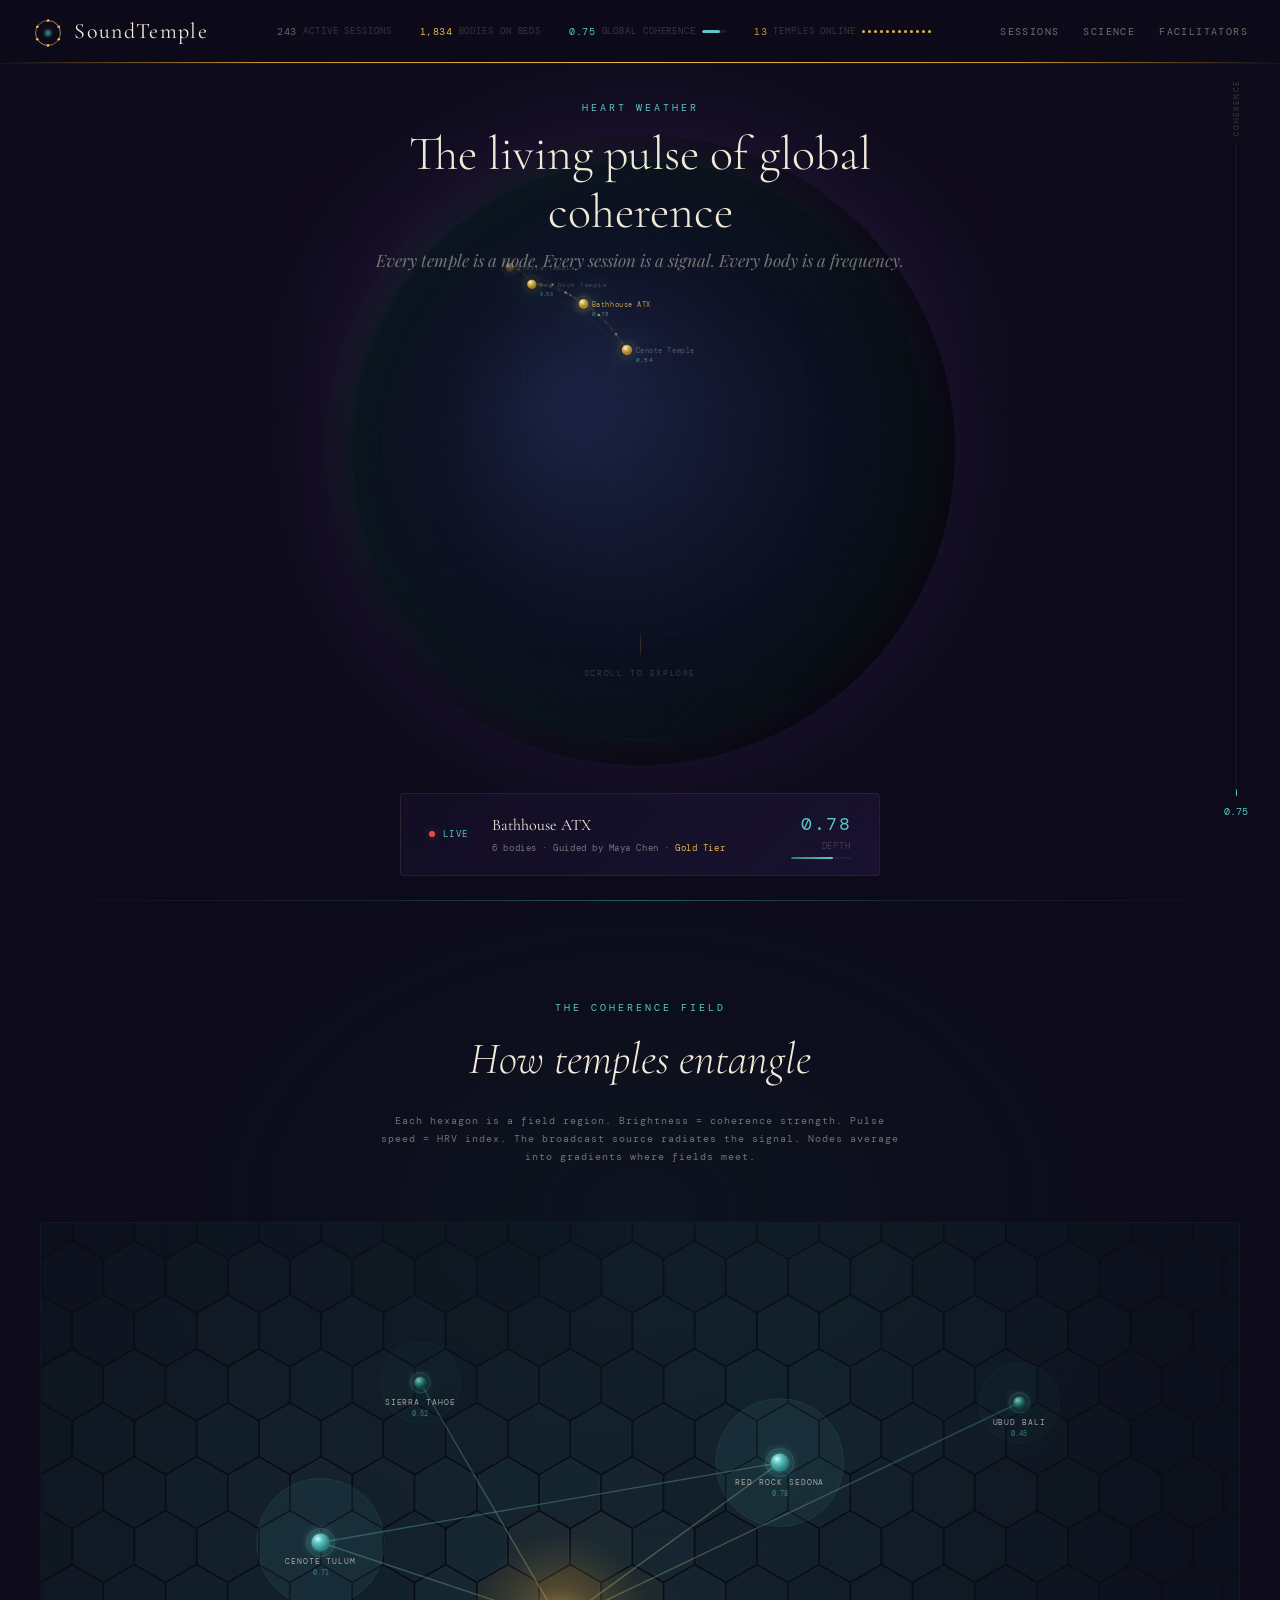
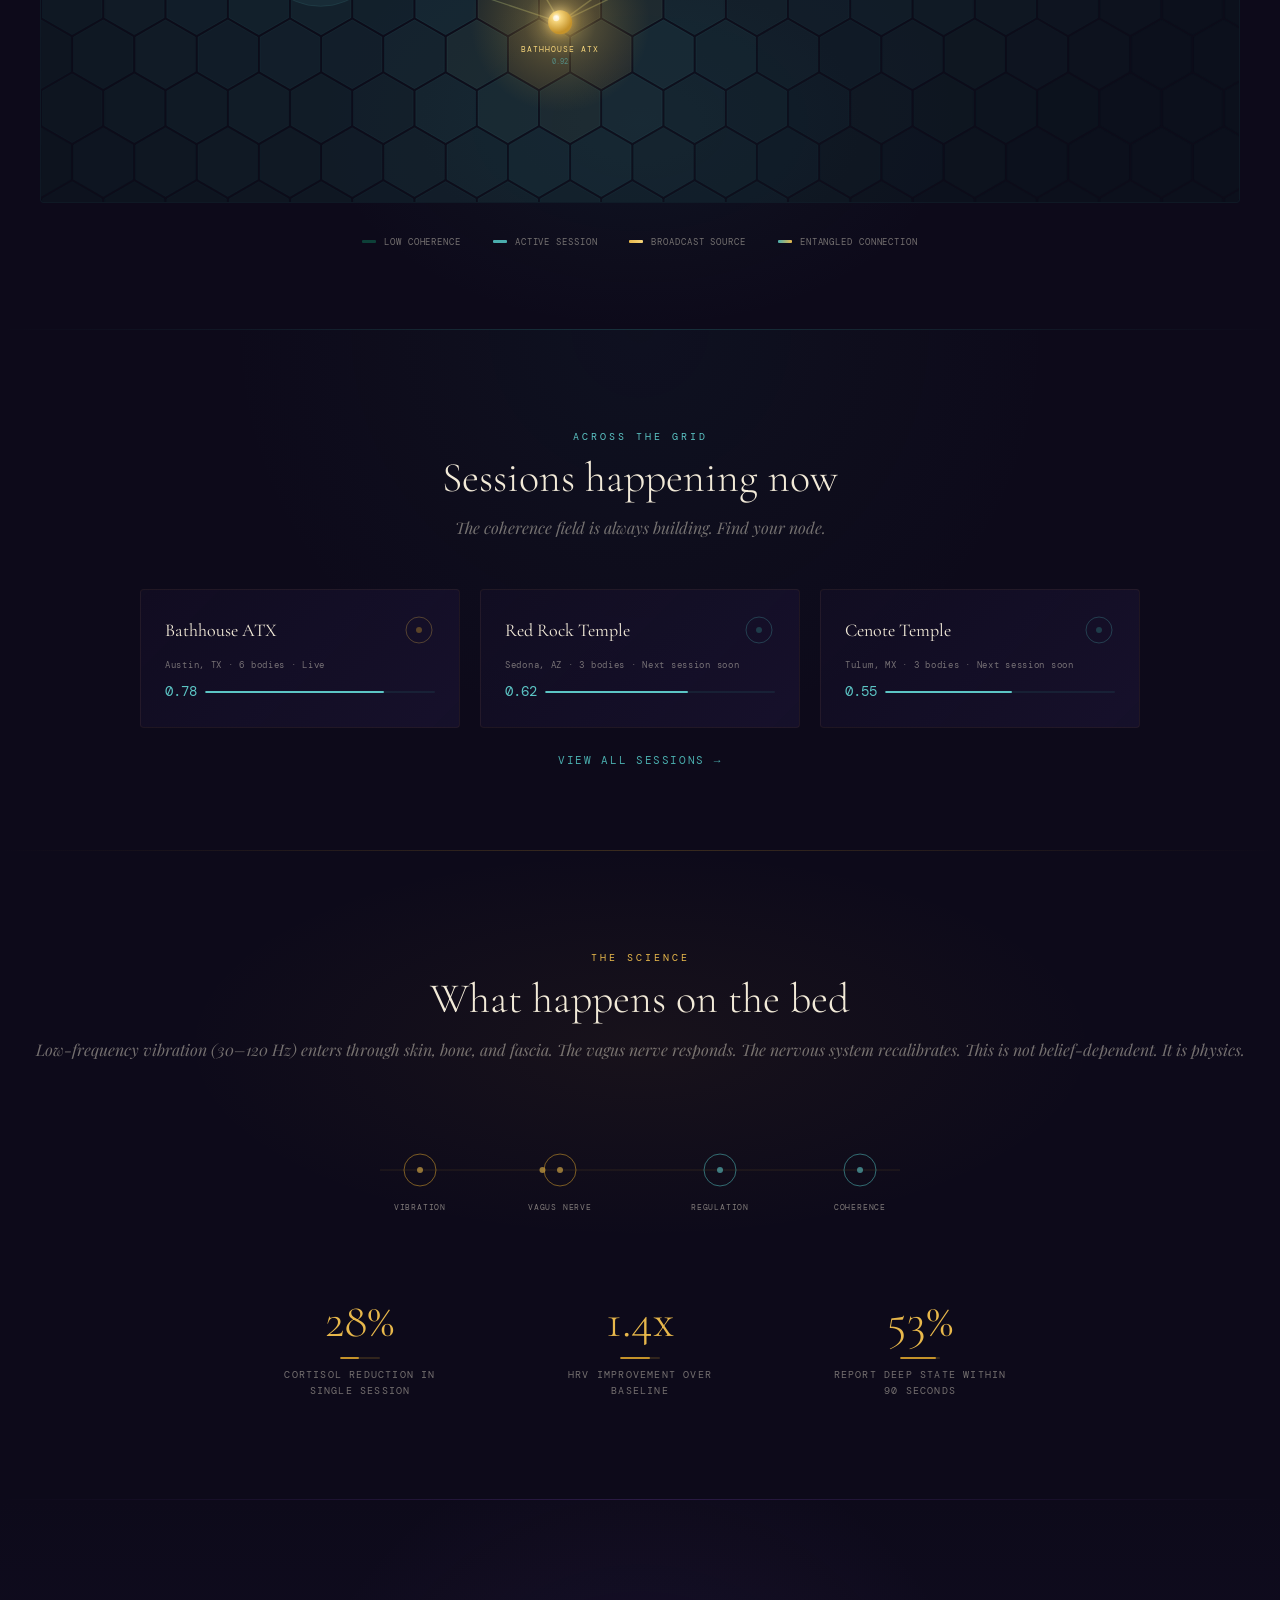
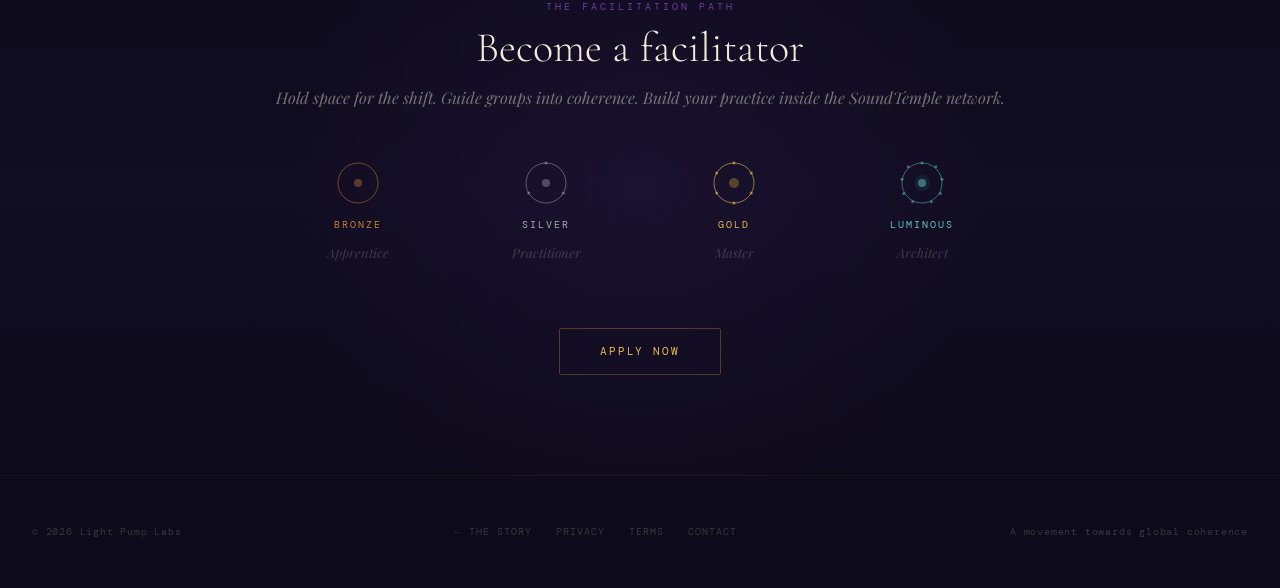
<file: heart-weather-legacy.html>
<!DOCTYPE html>
<html lang="en">
<head>
<meta charset="UTF-8">
<meta name="viewport" content="width=device-width, initial-scale=1.0">
<title>SoundTemple — Heart Weather</title>
<link rel="preconnect" href="https://fonts.googleapis.com">
<link rel="preconnect" href="https://fonts.gstatic.com" crossorigin>
<link href="https://fonts.googleapis.com/css2?family=Cormorant+Garamond:ital,wght@0,300;0,400;0,500;0,600;1,300;1,400&family=DM+Mono:wght@400&family=Playfair+Display:ital,wght@0,400;0,700;1,400&display=swap" rel="stylesheet">
<style>
/* ═══════════════════════════════════════════════════════
   SOUNDTEMPLE — HEART WEATHER
   "What if the planet had an HRV monitor?"
   ═══════════════════════════════════════════════════════ */

:root {
  --dark: #0D0A1A;
  --dark-elevated: #140F26;
  --dark-surface: #1A1332;
  --violet: #2A1540;
  --violet-bright: #6B3FA0;
  --gold: #C4922A;
  --gold-light: #E8B84B;
  --gold-bright: #F5D47A;
  --gold-dark: #7A6520;
  --teal: #2D7D7D;
  --teal-light: #4AADAD;
  --teal-bright: #5CC5C5;
  --jade-deep: #0D4038;
  --ivory: #F2EAD8;
  --ivory-70: rgba(242,234,216,0.7);
  --ivory-45: rgba(242,234,216,0.45);
  --ivory-20: rgba(242,234,216,0.2);
  --font-display: 'Cormorant Garamond', serif;
  --font-editorial: 'Playfair Display', serif;
  --font-mono: 'DM Mono', monospace;
}

*, *::before, *::after { margin: 0; padding: 0; box-sizing: border-box; }
html { scroll-behavior: smooth; background: var(--dark); }

body {
  font-family: var(--font-editorial);
  background: var(--dark);
  color: var(--ivory);
  line-height: 1.6;
  overflow-x: hidden;
  -webkit-font-smoothing: antialiased;
  -moz-osx-font-smoothing: grayscale;
}

/* ── REDUCED MOTION ── */
@media (prefers-reduced-motion: reduce) {
  *, *::before, *::after {
    animation-duration: 0.01ms !important;
    animation-iteration-count: 1 !important;
    transition-duration: 0.01ms !important;
  }
}

/* ── ANIMATIONS ── */
@keyframes breathe { 0%,100% { opacity: 0.4; } 50% { opacity: 1; } }
@keyframes breatheSlow { 0%,100% { opacity: 0.25; } 50% { opacity: 0.8; } }
@keyframes breatheScale { 0%,100% { transform: scale(1); opacity: 0.5; } 50% { transform: scale(1.08); opacity: 1; } }
@keyframes breatheGold { 0%,100% { opacity: 0.5; } 50% { opacity: 0.9; } }
@keyframes goldLine { 0%,100% { opacity: 0.3; } 50% { opacity: 0.7; } }
@keyframes fadeInUp { 0% { opacity: 0; transform: translateY(30px); } 100% { opacity: 1; transform: translateY(0); } }
@keyframes marqueeBreath { 0%,100% { letter-spacing: 0.08em; } 50% { letter-spacing: 0.12em; } }
@keyframes nodeBreath { 0%,100% { r: 4; } 50% { r: 5.5; } }
@keyframes threadPulse { 0%,100% { opacity: 0.12; } 50% { opacity: 0.35; } }
@keyframes phaseGlow { 0%,100% { opacity: 0.6; } 50% { opacity: 1; } }
@keyframes leyPulse { 0% { stroke-dashoffset: 0; } 100% { stroke-dashoffset: -40; } }
@keyframes pulseRipple { 0% { r: 8; opacity: 0.3; } 100% { r: 40; opacity: 0; } }
@keyframes hrvPulse { 0%,100% { opacity: 0.4; } 50% { opacity: 0.9; } }
@keyframes coherenceGlow { 0%,100% { opacity: 0.04; } 50% { opacity: 0.12; } }
@keyframes hexWave { 0%,100% { opacity: 0.06; } 50% { opacity: 0.14; } }
@keyframes dustFloat { 0% { transform: translateY(0) translateX(0); opacity: 0; } 10% { opacity: 0.5; } 90% { opacity: 0.3; } 100% { transform: translateY(-100vh) translateX(30px); opacity: 0; } }
@keyframes dustFloat2 { 0% { transform: translateY(0) translateX(0); opacity: 0; } 15% { opacity: 0.4; } 85% { opacity: 0.2; } 100% { transform: translateY(-80vh) translateX(-20px); opacity: 0; } }

@keyframes hexBreathe {
  0%,100% { opacity: var(--hex-base-opacity, 0.08); }
  50%      { opacity: var(--hex-peak-opacity, 0.22); }
}
@keyframes hexBroadcast {
  0%   { r: 0;   opacity: 0.55; }
  70%  { opacity: 0.18; }
  100% { r: 160; opacity: 0; }
}
@keyframes broadcastRing {
  0%   { r: 6;   stroke-width: 2.5; opacity: 0.9; }
  100% { r: 120; stroke-width: 0.3; opacity: 0;   }
}
@keyframes connectionPulse {
  0%,100% { stroke-opacity: 0.18; }
  50%      { stroke-opacity: 0.55; }
}

.coherence-field {
  position: relative; padding: 100px 24px 80px; overflow: hidden;
  background: radial-gradient(ellipse 70% 60% at 50% 30%, rgba(13,64,56,0.18) 0%, transparent 60%),
              radial-gradient(ellipse 50% 40% at 50% 80%, rgba(45,125,125,0.08) 0%, transparent 50%),
              var(--dark);
}
.coherence-field::before {
  content: ''; position: absolute; top:0; left:0; right:0; height:1px;
  background: linear-gradient(90deg, transparent 0%, rgba(45,125,125,0.25) 30%,
    rgba(92,197,197,0.40) 50%, rgba(45,125,125,0.25) 70%, transparent 100%);
}
.cf-inner { max-width: 1200px; margin: 0 auto; }
.cf-header { text-align: center; margin-bottom: 56px; }
.cf-svg-wrap {
  width: 100%; border: 1px solid rgba(45,125,125,0.12); border-radius: 4px;
  background: rgba(13,15,26,0.4); overflow: hidden;
}
.cf-svg { width: 100%; height: auto; display: block; }
.cf-legend {
  display: flex; justify-content: center; gap: 32px; margin-top: 32px; flex-wrap: wrap;
}
.cf-legend-item {
  display: flex; align-items: center; gap: 8px; font-family: var(--font-mono);
  font-size: 9px; letter-spacing: 0.1em; text-transform: uppercase; color: var(--ivory-45);
}
.cf-legend-swatch { width: 14px; height: 3px; border-radius: 1px; }
@media (max-width: 900px) { .coherence-field { padding: 80px 16px 60px; } }
@media (max-width: 600px) { .coherence-field { padding: 60px 12px 48px; } .cf-legend { gap: 14px; } }

/* ═══════════════════════════════════════════════════════
   HEADER — The Living Dashboard
   ═══════════════════════════════════════════════════════ */

.header {
  position: fixed;
  top: 0;
  left: 0;
  right: 0;
  z-index: 1000;
  height: 64px;
  display: flex;
  align-items: center;
  justify-content: space-between;
  padding: 0 32px;
  background: linear-gradient(180deg, rgba(13,10,26,0.95) 0%, rgba(13,10,26,0.85) 100%);
  backdrop-filter: blur(20px);
  -webkit-backdrop-filter: blur(20px);
  border-bottom: 1px solid rgba(196,146,42,0.08);
}

.header::after {
  content: '';
  position: absolute;
  bottom: 0;
  left: 0;
  right: 0;
  height: 1px;
  background: linear-gradient(90deg, transparent 0%, var(--gold) 20%, var(--gold-light) 50%, var(--gold) 80%, transparent 100%);
  animation: goldLine 6s ease-in-out infinite;
}

.header-left {
  display: flex;
  align-items: center;
  gap: 14px;
}

.wordmark {
  font-family: var(--font-display);
  font-weight: 400;
  font-size: 22px;
  letter-spacing: 0.06em;
  color: var(--ivory);
  text-decoration: none;
  white-space: nowrap;
}

.wordmark-mark {
  display: inline-block;
  width: 32px;
  height: 32px;
  vertical-align: middle;
  margin-right: 4px;
}

.header-metrics {
  display: flex;
  align-items: center;
  gap: 28px;
  flex: 1;
  justify-content: center;
}

.metric {
  font-family: var(--font-mono);
  font-size: 10px;
  letter-spacing: 0.06em;
  white-space: nowrap;
  display: flex;
  align-items: center;
  gap: 6px;
}

.metric-value { transition: opacity 0.8s ease; }
.metric--gold .metric-value { color: var(--gold-light); }
.metric--teal .metric-value { color: var(--teal-bright); }
.metric--ivory .metric-value { color: var(--ivory-45); }

.metric-label {
  color: var(--ivory-20);
  font-size: 9px;
  text-transform: uppercase;
  letter-spacing: 0.1em;
}

.metric-bar {
  width: 24px;
  height: 3px;
  background: rgba(45,125,125,0.2);
  border-radius: 2px;
  overflow: hidden;
  position: relative;
}

.metric-bar-fill {
  position: absolute;
  left: 0; top: 0;
  height: 100%;
  background: var(--teal-bright);
  border-radius: 2px;
  transition: width 1.5s ease;
  animation: breatheGold 5s ease-in-out infinite;
}

.temple-dots { display: flex; gap: 3px; align-items: center; }

.temple-dot {
  width: 3px;
  height: 3px;
  border-radius: 50%;
  background: var(--gold-light);
}

.header-nav {
  display: flex;
  gap: 24px;
}

.header-nav a {
  font-family: var(--font-mono);
  font-size: 10px;
  letter-spacing: 0.14em;
  text-transform: uppercase;
  color: var(--ivory-45);
  text-decoration: none;
  transition: color 0.4s ease;
  white-space: nowrap;
}

.header-nav a:hover { color: var(--gold-light); }

/* ═══════════════════════════════════════════════════════
   HEART WEATHER — The Globe
   ═══════════════════════════════════════════════════════ */

.heart-weather {
  position: relative;
  width: 100%;
  height: 100vh;
  display: flex;
  align-items: center;
  justify-content: center;
  overflow: hidden;
  background:
    radial-gradient(ellipse 80% 80% at 50% 50%, rgba(13,10,26,0.0) 30%, rgba(13,10,26,1) 70%),
    radial-gradient(ellipse 55% 45% at 50% 25%, rgba(107,63,160,0.08) 0%, transparent 70%),
    var(--dark);
}

.heart-weather-dust {
  position: absolute;
  inset: 0;
  pointer-events: none;
  overflow: hidden;
  z-index: 1;
}

.globe-container {
  position: relative;
  width: min(70vh, 70vw);
  height: min(70vh, 70vw);
  max-width: 700px;
  max-height: 700px;
  z-index: 2;
}

.globe-canvas {
  position: absolute;
  inset: 0;
  width: 100%;
  height: 100%;
  border-radius: 50%;
}

.globe-atmosphere {
  position: absolute;
  inset: -15%;
  border-radius: 50%;
  background: radial-gradient(circle,
    transparent 35%,
    rgba(45,125,125,0.06) 45%,
    rgba(45,125,125,0.10) 50%,
    rgba(107,63,160,0.08) 55%,
    rgba(107,63,160,0.04) 60%,
    transparent 70%
  );
  pointer-events: none;
  animation: breatheSlow 10s ease-in-out infinite;
}

.globe-shadow {
  position: absolute;
  inset: 0;
  border-radius: 50%;
  box-shadow:
    inset -40px -15px 80px rgba(0,0,0,0.6),
    inset 15px 8px 40px rgba(255,248,231,0.03);
  pointer-events: none;
  z-index: 5;
}

.globe-overlay {
  position: absolute;
  inset: 0;
  z-index: 10;
  pointer-events: none;
}

.globe-overlay svg {
  width: 100%;
  height: 100%;
}

.globe-interactive {
  position: absolute;
  inset: 0;
  z-index: 15;
  border-radius: 50%;
  cursor: grab;
}

.globe-interactive:active { cursor: grabbing; }

/* ═══════════════════════════════════════════════════════
   HEART WEATHER — Hero Text
   ═══════════════════════════════════════════════════════ */

.hw-hero-text {
  position: absolute;
  top: 80px;
  left: 50%;
  transform: translateX(-50%);
  text-align: center;
  z-index: 20;
  pointer-events: none;
  padding-top: 20px;
}

.hw-scroll-hint {
  position: absolute;
  bottom: 220px;
  left: 50%;
  transform: translateX(-50%);
  z-index: 20;
  pointer-events: none;
  display: flex;
  flex-direction: column;
  align-items: center;
  gap: 6px;
  animation: breatheSlow 4s ease-in-out infinite;
}

.hw-scroll-line {
  width: 1px;
  height: 32px;
  background: linear-gradient(180deg, transparent, rgba(196,146,42,0.3), transparent);
}

.hw-scroll-text {
  font-family: var(--font-mono);
  font-size: 8px;
  letter-spacing: 0.2em;
  text-transform: uppercase;
  color: var(--ivory-20);
  white-space: nowrap;
}

.hw-eyebrow {
  font-family: var(--font-mono);
  font-size: 10px;
  letter-spacing: 0.3em;
  text-transform: uppercase;
  color: var(--teal-bright);
  margin-bottom: 10px;
  animation: marqueeBreath 8s ease-in-out infinite;
}

.hw-title {
  font-family: var(--font-display);
  font-weight: 300;
  font-size: clamp(24px, 4vw, 48px);
  line-height: 1.2;
  color: var(--ivory);
  margin-bottom: 6px;
}

.hw-sub {
  font-family: var(--font-editorial);
  font-style: italic;
  font-size: clamp(13px, 1.8vw, 17px);
  color: var(--ivory-45);
}

/* ═══════════════════════════════════════════════════════
   HRV STRIP — Right Edge Coherence Timeline
   ═══════════════════════════════════════════════════════ */

.hrv-strip {
  position: fixed;
  right: 24px;
  top: 80px;
  bottom: 80px;
  width: 40px;
  z-index: 100;
  display: flex;
  flex-direction: column;
  align-items: center;
  gap: 8px;
}

.hrv-label {
  font-family: var(--font-mono);
  font-size: 8px;
  letter-spacing: 0.15em;
  text-transform: uppercase;
  color: var(--ivory-20);
  writing-mode: vertical-lr;
  text-orientation: mixed;
  transform: rotate(180deg);
}

.hrv-canvas {
  flex: 1;
  width: 2px;
  background: rgba(45,125,125,0.08);
  border-radius: 1px;
  position: relative;
  overflow: hidden;
}

.hrv-value {
  font-family: var(--font-mono);
  font-size: 10px;
  color: var(--teal-bright);
  animation: hrvPulse 4s ease-in-out infinite;
}

/* ═══════════════════════════════════════════════════════
   SESSION CARD — Bottom Overlay
   ═══════════════════════════════════════════════════════ */

.session-card {
  position: fixed;
  bottom: 24px;
  left: 50%;
  transform: translateX(-50%);
  z-index: 100;
  background: linear-gradient(135deg, rgba(20,15,38,0.85) 0%, rgba(26,19,50,0.90) 100%);
  backdrop-filter: blur(20px);
  -webkit-backdrop-filter: blur(20px);
  border: 1px solid rgba(196,146,42,0.12);
  border-radius: 4px;
  padding: 16px 28px;
  display: flex;
  align-items: center;
  gap: 24px;
  min-width: 480px;
  max-width: 90vw;
}

.session-card-live {
  display: flex;
  align-items: center;
  gap: 8px;
}

.session-card-dot {
  width: 6px;
  height: 6px;
  border-radius: 50%;
  background: #E84B4B;
  box-shadow: 0 0 8px rgba(232,75,75,0.5);
  animation: breathe 2s ease-in-out infinite;
}

.session-card-label {
  font-family: var(--font-mono);
  font-size: 9px;
  letter-spacing: 0.15em;
  text-transform: uppercase;
  color: var(--teal-bright);
}

.session-card-info { flex: 1; }

.session-card-temple {
  font-family: var(--font-display);
  font-weight: 400;
  font-size: 16px;
  color: var(--ivory);
  margin-bottom: 2px;
}

.session-card-meta {
  font-family: var(--font-mono);
  font-size: 9px;
  color: var(--ivory-45);
  letter-spacing: 0.06em;
}

.session-card-meta span { color: var(--gold-light); }

.session-card-coherence { text-align: right; }

.session-card-score {
  font-family: var(--font-mono);
  font-size: 18px;
  letter-spacing: 0.08em;
  color: var(--teal-bright);
  animation: phaseGlow 4s ease-in-out infinite;
}

.session-card-phase {
  font-family: var(--font-mono);
  font-size: 9px;
  color: var(--ivory-20);
  text-transform: uppercase;
  letter-spacing: 0.1em;
}

.session-card-bar {
  width: 60px;
  height: 2px;
  background: rgba(45,125,125,0.15);
  border-radius: 1px;
  overflow: hidden;
  margin-top: 4px;
}

.session-card-bar-fill {
  height: 100%;
  background: linear-gradient(90deg, var(--teal), var(--teal-bright));
  border-radius: 1px;
  transition: width 1s ease;
}

/* ═══════════════════════════════════════════════════════
   TEMPLE DETAIL — Click Overlay
   ═══════════════════════════════════════════════════════ */

.temple-detail {
  position: fixed;
  top: 50%;
  left: 50%;
  transform: translate(-50%, -50%) scale(0.95);
  z-index: 200;
  background: linear-gradient(135deg, rgba(20,15,38,0.92) 0%, rgba(26,19,50,0.95) 100%);
  backdrop-filter: blur(30px);
  -webkit-backdrop-filter: blur(30px);
  border: 1px solid rgba(196,146,42,0.15);
  border-radius: 6px;
  padding: 32px 40px;
  min-width: 340px;
  max-width: 420px;
  opacity: 0;
  pointer-events: none;
  transition: opacity 0.5s ease, transform 0.5s ease;
}

.temple-detail.visible {
  opacity: 1;
  pointer-events: auto;
  transform: translate(-50%, -50%) scale(1);
}

.temple-detail-close {
  position: absolute;
  top: 12px;
  right: 16px;
  background: none;
  border: none;
  color: var(--ivory-45);
  font-family: var(--font-mono);
  font-size: 14px;
  cursor: pointer;
  padding: 4px 8px;
  transition: color 0.3s ease;
}

.temple-detail-close:hover { color: var(--gold-light); }

.temple-detail-name {
  font-family: var(--font-display);
  font-weight: 300;
  font-size: 28px;
  color: var(--ivory);
  margin-bottom: 4px;
}

.temple-detail-location {
  font-family: var(--font-mono);
  font-size: 10px;
  letter-spacing: 0.15em;
  text-transform: uppercase;
  color: var(--ivory-45);
  margin-bottom: 20px;
}

.temple-detail-stats {
  display: grid;
  grid-template-columns: 1fr 1fr;
  gap: 16px;
  margin-bottom: 20px;
}

.temple-stat-item {
  display: flex;
  flex-direction: column;
  gap: 2px;
}

.temple-stat-value {
  font-family: var(--font-mono);
  font-size: 16px;
  letter-spacing: 0.06em;
}

.temple-stat-value.gold { color: var(--gold-light); }
.temple-stat-value.teal { color: var(--teal-bright); }

.temple-stat-label {
  font-family: var(--font-mono);
  font-size: 8px;
  letter-spacing: 0.12em;
  text-transform: uppercase;
  color: var(--ivory-20);
}

.temple-detail-status {
  display: flex;
  align-items: center;
  gap: 8px;
  padding-top: 16px;
  border-top: 1px solid rgba(196,146,42,0.08);
}

.temple-status-dot {
  width: 6px;
  height: 6px;
  border-radius: 50%;
}

.temple-status-dot.active {
  background: #5CC5C5;
  box-shadow: 0 0 8px rgba(92,197,197,0.5);
  animation: breathe 3s ease-in-out infinite;
}

.temple-status-dot.sleeping {
  background: var(--jade-deep);
  opacity: 0.5;
}

.temple-status-dot.coming {
  background: var(--ivory-20);
}

.temple-status-dot.online {
  background: #5CC5C5;
  opacity: 0.6;
}

.temple-status-text {
  font-family: var(--font-mono);
  font-size: 9px;
  letter-spacing: 0.1em;
  text-transform: uppercase;
  color: var(--ivory-45);
}

.temple-detail-facilitator {
  margin-top: 12px;
  font-family: var(--font-editorial);
  font-style: italic;
  font-size: 13px;
  color: var(--ivory-45);
}

.temple-detail-facilitator span { color: var(--gold-light); }

.temple-backdrop {
  position: fixed;
  inset: 0;
  background: rgba(13,10,26,0.6);
  z-index: 190;
  opacity: 0;
  pointer-events: none;
  transition: opacity 0.5s ease;
}

.temple-backdrop.visible {
  opacity: 1;
  pointer-events: auto;
  cursor: pointer;
}

/* ═══════════════════════════════════════════════════════
   CONTENT SECTIONS BELOW GLOBE
   ═══════════════════════════════════════════════════════ */

.content-below {
  position: relative;
  z-index: 50;
  background: var(--dark);
}

.live-feed {
  position: relative;
  padding: 100px 24px 80px;
  text-align: center;
  overflow: hidden;
  background:
    radial-gradient(circle at 50% 0%, rgba(45,125,125,0.06) 0%, transparent 50%),
    var(--dark);
}

.live-feed::before {
  content: '';
  position: absolute;
  top: 0; left: 0; right: 0;
  height: 1px;
  background: linear-gradient(90deg, transparent 0%, rgba(45,125,125,0.2) 30%, rgba(45,125,125,0.3) 50%, rgba(45,125,125,0.2) 70%, transparent 100%);
}

.eyebrow {
  font-family: var(--font-mono);
  font-size: 10px;
  font-weight: 400;
  letter-spacing: 0.3em;
  text-transform: uppercase;
  color: var(--teal-bright);
  margin-bottom: 8px;
  animation: marqueeBreath 8s ease-in-out infinite;
}

.eyebrow--gold { color: var(--gold-light); }

.section-title {
  font-family: var(--font-display);
  font-weight: 300;
  font-size: clamp(26px, 4vw, 42px);
  line-height: 1.2;
  margin-bottom: 12px;
  color: var(--ivory);
}

.section-sub {
  font-family: var(--font-editorial);
  font-style: italic;
  font-size: 16px;
  color: var(--ivory-45);
  margin-bottom: 48px;
}

.feed-grid {
  display: grid;
  grid-template-columns: repeat(auto-fit, minmax(280px, 1fr));
  gap: 20px;
  max-width: 1000px;
  margin: 0 auto;
}

.feed-card {
  background: linear-gradient(135deg, rgba(20,15,38,0.6) 0%, rgba(26,19,50,0.7) 100%);
  border: 1px solid rgba(196,146,42,0.08);
  border-radius: 4px;
  padding: 24px;
  text-align: left;
  transition: border-color 0.5s ease;
}

.feed-card:hover { border-color: rgba(196,146,42,0.2); }

.feed-card-header {
  display: flex;
  align-items: center;
  justify-content: space-between;
  margin-bottom: 12px;
}

.feed-card-temple {
  font-family: var(--font-display);
  font-weight: 400;
  font-size: 18px;
  color: var(--ivory);
}

.feed-card-ring { width: 32px; height: 32px; }

.feed-card-meta {
  font-family: var(--font-mono);
  font-size: 9px;
  letter-spacing: 0.08em;
  color: var(--ivory-45);
  margin-bottom: 8px;
}

.feed-card-coherence {
  display: flex;
  align-items: center;
  gap: 8px;
}

.feed-card-score {
  font-family: var(--font-mono);
  font-size: 14px;
  color: var(--teal-bright);
}

.feed-card-bar {
  flex: 1;
  height: 2px;
  background: rgba(45,125,125,0.15);
  border-radius: 1px;
  overflow: hidden;
}

.feed-card-bar-fill {
  height: 100%;
  background: var(--teal-bright);
  border-radius: 1px;
}

.science {
  position: relative;
  padding: 100px 24px;
  text-align: center;
  overflow: hidden;
  background:
    radial-gradient(ellipse 60% 50% at 50% 30%, rgba(196,146,42,0.06) 0%, transparent 60%),
    var(--dark);
}

.science::before {
  content: '';
  position: absolute;
  top: 0; left: 0; right: 0;
  height: 1px;
  background: linear-gradient(90deg, transparent 0%, rgba(196,146,42,0.15) 30%, rgba(196,146,42,0.25) 50%, rgba(196,146,42,0.15) 70%, transparent 100%);
}

.science-pathway { max-width: 700px; margin: 0 auto 60px; }
.pathway-svg { width: 100%; max-width: 600px; height: auto; }

.stats-grid {
  display: grid;
  grid-template-columns: repeat(3, 1fr);
  gap: 40px;
  max-width: 800px;
  margin: 0 auto;
}

.stat { display: flex; flex-direction: column; align-items: center; gap: 8px; }

.stat-value {
  font-family: var(--font-display);
  font-weight: 300;
  font-size: clamp(32px, 5vw, 48px);
  color: var(--gold-light);
  line-height: 1;
}

.stat-label {
  font-family: var(--font-mono);
  font-size: 10px;
  letter-spacing: 0.12em;
  text-transform: uppercase;
  color: var(--ivory-45);
  max-width: 180px;
}

.stat-bar {
  width: 40px; height: 2px;
  background: rgba(196,146,42,0.2);
  border-radius: 1px;
  overflow: hidden;
  margin-top: 4px;
}

.stat-bar-fill {
  height: 100%; width: 0%;
  background: var(--gold);
  border-radius: 1px;
  transition: width 2s ease;
}

.facilitator {
  position: relative;
  padding: 100px 24px;
  text-align: center;
  overflow: hidden;
  background:
    radial-gradient(circle at 50% 50%, rgba(107,63,160,0.1) 0%, transparent 50%),
    linear-gradient(180deg, var(--dark) 0%, #110D22 50%, var(--dark) 100%);
}

.facilitator::before {
  content: '';
  position: absolute;
  top: 0; left: 0; right: 0;
  height: 1px;
  background: linear-gradient(90deg, transparent 0%, rgba(107,63,160,0.2) 30%, rgba(107,63,160,0.3) 50%, rgba(107,63,160,0.2) 70%, transparent 100%);
}

.tiers {
  display: flex;
  justify-content: center;
  gap: 48px;
  margin: 48px 0;
  flex-wrap: wrap;
}

.tier { display: flex; flex-direction: column; align-items: center; gap: 10px; min-width: 140px; }
.tier-ring { width: 48px; height: 48px; }

.tier-name {
  font-family: var(--font-mono);
  font-size: 10px;
  letter-spacing: 0.2em;
  text-transform: uppercase;
  color: var(--ivory-45);
}

.tier-desc {
  font-family: var(--font-editorial);
  font-style: italic;
  font-size: 13px;
  color: var(--ivory-20);
}

.tier--bronze .tier-name { color: #CD7F32; }
.tier--silver .tier-name { color: #A8A8B0; }
.tier--gold .tier-name { color: var(--gold-light); }
.tier--luminous .tier-name { color: var(--teal-bright); }

.cta-primary {
  display: inline-block;
  margin-top: 16px;
  padding: 14px 40px;
  font-family: var(--font-mono);
  font-size: 11px;
  letter-spacing: 0.18em;
  text-transform: uppercase;
  color: var(--gold-light);
  text-decoration: none;
  border: 1px solid rgba(196,146,42,0.35);
  border-radius: 2px;
  transition: all 0.5s ease;
  background: transparent;
  cursor: pointer;
}

.cta-primary:hover {
  border-color: var(--gold-light);
  box-shadow: 0 0 30px rgba(196,146,42,0.12), inset 0 0 20px rgba(196,146,42,0.04);
  color: var(--gold-bright);
}

.link-subtle {
  display: inline-block;
  margin-top: 24px;
  font-family: var(--font-mono);
  font-size: 11px;
  letter-spacing: 0.15em;
  text-transform: uppercase;
  color: var(--teal-light);
  text-decoration: none;
  transition: color 0.4s ease;
}

.link-subtle:hover { color: var(--teal-bright); }

.footer {
  padding: 48px 32px;
  display: flex;
  justify-content: space-between;
  align-items: center;
  border-top: 1px solid rgba(196,146,42,0.08);
  background: var(--dark);
}

.footer-left, .footer-right {
  font-family: var(--font-mono);
  font-size: 10px;
  letter-spacing: 0.08em;
  color: var(--ivory-20);
}

.footer-links { display: flex; gap: 24px; }

.footer-links a {
  font-family: var(--font-mono);
  font-size: 10px;
  letter-spacing: 0.1em;
  text-transform: uppercase;
  color: var(--ivory-20);
  text-decoration: none;
  transition: color 0.4s ease;
}

.footer-links a:hover { color: var(--gold-light); }
.footer-right span { color: var(--gold); }

.reveal {
  opacity: 0;
  transform: translateY(30px);
  transition: opacity 1.2s ease, transform 1.2s ease;
}

.reveal.visible {
  opacity: 1;
  transform: translateY(0);
}

@media (max-width: 900px) {
  .header-metrics { display: none; }
  .header-nav { gap: 16px; }
  .header-nav a { font-size: 9px; letter-spacing: 0.1em; }
  .globe-container { width: min(85vw, 85vh); height: min(85vw, 85vh); }
  .session-card { min-width: auto; flex-direction: column; gap: 12px; text-align: center; padding: 14px 20px; }
  .session-card-coherence { text-align: center; }
  .hrv-strip { right: 8px; width: 28px; }
  .stats-grid { grid-template-columns: 1fr; gap: 48px; }
  .tiers { flex-direction: column; align-items: center; gap: 32px; }
  .footer { flex-direction: column; gap: 16px; text-align: center; }
  .feed-grid { grid-template-columns: 1fr; }
}

@media (max-width: 600px) {
  .header { padding: 0 16px; }
  .header-nav { gap: 12px; }
  .header-nav a { font-size: 8px; }
  .globe-container { width: min(92vw, 80vh); height: min(92vw, 80vh); }
  .hw-hero-text { top: 72px; }
  .hw-scroll-hint { display: none; }
  .hrv-strip { display: none; }
  .session-card { bottom: 12px; padding: 12px 16px; }
  .temple-detail { min-width: 280px; padding: 24px; }
}
@media (max-width: 400px) {
  .temple-detail { min-width: 90vw; padding: 20px 16px; }
}
</style>
</head>
<body>

<!-- ═══════════════════════════════════════════════════════
     HEADER — The Living Dashboard
     ═══════════════════════════════════════════════════════ -->

<header class="header" role="banner">
  <div class="header-left">
    <a href="#" class="wordmark">
      <svg class="wordmark-mark" viewBox="0 0 36 36" xmlns="http://www.w3.org/2000/svg">
        <defs>
          <linearGradient id="wmGold" x1="0%" y1="0%" x2="100%" y2="100%">
            <stop offset="0%" stop-color="#7A6520"/>
            <stop offset="35%" stop-color="#E8B84B"/>
            <stop offset="65%" stop-color="#F5D47A"/>
            <stop offset="100%" stop-color="#7A6520"/>
          </linearGradient>
          <radialGradient id="wmJade" cx="50%" cy="50%" r="50%">
            <stop offset="0%" stop-color="#5CC5C5" stop-opacity="0.6"/>
            <stop offset="100%" stop-color="#2D7D7D" stop-opacity="0.1"/>
          </radialGradient>
        </defs>
        <circle cx="18" cy="18" r="14" fill="none" stroke="url(#wmGold)" stroke-width="0.8" style="animation: breathe 6s ease-in-out infinite"/>
        <circle cx="18" cy="18" r="6" fill="url(#wmJade)" style="animation: breatheScale 5s ease-in-out infinite"/>
        <circle cx="18" cy="18" r="2.5" fill="#2D7D7D" style="animation: breathe 5s ease-in-out infinite"/>
        <circle cx="18" cy="4" r="1.5" fill="url(#wmGold)" style="animation: breathe 4s ease-in-out infinite"/>
        <circle cx="30.1" cy="11" r="1.5" fill="url(#wmGold)" style="animation: breathe 4s ease-in-out infinite; animation-delay:-0.7s"/>
        <circle cx="30.1" cy="25" r="1.5" fill="url(#wmGold)" style="animation: breathe 4s ease-in-out infinite; animation-delay:-1.4s"/>
        <circle cx="18" cy="32" r="1.5" fill="url(#wmGold)" style="animation: breathe 4s ease-in-out infinite; animation-delay:-2.1s"/>
        <circle cx="5.9" cy="25" r="1.5" fill="url(#wmGold)" style="animation: breathe 4s ease-in-out infinite; animation-delay:-2.8s"/>
        <circle cx="5.9" cy="11" r="1.5" fill="url(#wmGold)" style="animation: breathe 4s ease-in-out infinite; animation-delay:-3.5s"/>
      </svg>
      SoundTemple
    </a>
  </div>

  <div class="header-metrics" aria-label="Live system metrics">
    <div class="metric metric--ivory">
      <span class="metric-value" id="metric-sessions">247</span>
      <span class="metric-label">active sessions</span>
    </div>
    <div class="metric metric--gold">
      <span class="metric-value" id="metric-bodies">1,842</span>
      <span class="metric-label">bodies on beds</span>
    </div>
    <div class="metric metric--teal">
      <span class="metric-value" id="metric-coherence">0.73</span>
      <span class="metric-label">global coherence</span>
      <div class="metric-bar">
        <div class="metric-bar-fill" id="metric-coherence-bar" style="width:73%"></div>
      </div>
    </div>
    <div class="metric metric--gold">
      <span class="metric-value" id="metric-temples">12</span>
      <span class="metric-label">temples online</span>
      <div class="temple-dots" id="temple-dots-container"></div>
    </div>
  </div>

  <nav class="header-nav" role="navigation">
    <a href="#live-feed">Sessions</a>
    <a href="#science">Science</a>
    <a href="#facilitators">Facilitators</a>
  </nav>
</header>

<!-- ═══════════════════════════════════════════════════════
     HEART WEATHER — The Living Planetary Pulse
     ═══════════════════════════════════════════════════════ -->

<section class="heart-weather" id="heart-weather">
  <div class="heart-weather-dust" id="hw-dust"></div>

  <div class="globe-container" id="globe-container">
    <canvas class="globe-canvas" id="globe-canvas"></canvas>
    <div class="globe-atmosphere"></div>
    <div class="globe-shadow"></div>
    <div class="globe-overlay" id="globe-overlay">
      <svg id="globe-svg" viewBox="0 0 700 700" xmlns="http://www.w3.org/2000/svg">
        <defs>
          <radialGradient id="goldOrb" cx="35%" cy="28%" r="58%">
            <stop offset="0%" stop-color="#FFF8E1" stop-opacity="0.95"/>
            <stop offset="30%" stop-color="#F5D47A" stop-opacity="0.9"/>
            <stop offset="60%" stop-color="#E8B84B" stop-opacity="0.85"/>
            <stop offset="100%" stop-color="#C4922A" stop-opacity="0.8"/>
          </radialGradient>
          <radialGradient id="jadeOrb" cx="35%" cy="28%" r="58%">
            <stop offset="0%" stop-color="#D0FFF0" stop-opacity="0.7"/>
            <stop offset="40%" stop-color="#5CC5C5" stop-opacity="0.6"/>
            <stop offset="100%" stop-color="#0D4038" stop-opacity="0.5"/>
          </radialGradient>
          <radialGradient id="coherenceZone" cx="50%" cy="50%" r="50%">
            <stop offset="0%" stop-color="#4AADAD" stop-opacity="0.15"/>
            <stop offset="50%" stop-color="#2D7D7D" stop-opacity="0.06"/>
            <stop offset="100%" stop-color="#2D7D7D" stop-opacity="0"/>
          </radialGradient>
          <filter id="nodeGlow">
            <feGaussianBlur stdDeviation="3" result="glow"/>
            <feMerge><feMergeNode in="glow"/><feMergeNode in="SourceGraphic"/></feMerge>
          </filter>
          <filter id="leyGlow">
            <feGaussianBlur stdDeviation="2" result="glow"/>
            <feMerge><feMergeNode in="glow"/><feMergeNode in="SourceGraphic"/></feMerge>
          </filter>
        </defs>
        <g id="hex-grid"></g>
        <g id="coherence-zones"></g>
        <g id="ley-lines"></g>
        <g id="flow-particles"></g>
        <g id="pulse-ripples"></g>
        <g id="temple-nodes"></g>
        <g id="temple-labels"></g>
      </svg>
    </div>
    <div class="globe-interactive" id="globe-interactive"></div>
  </div>

  <div class="hw-hero-text">
    <p class="hw-eyebrow">Heart Weather</p>
    <h1 class="hw-title">The living pulse of global coherence</h1>
    <p class="hw-sub">Every temple is a node. Every session is a signal. Every body is a frequency.</p>
  </div>

  <div class="hw-scroll-hint">
    <div class="hw-scroll-line"></div>
    <span class="hw-scroll-text">Scroll to explore</span>
  </div>
</section>

<!-- HRV Strip -->
<div class="hrv-strip" id="hrv-strip">
  <span class="hrv-label">Coherence</span>
  <canvas class="hrv-canvas" id="hrv-canvas" width="2" height="400"></canvas>
  <span class="hrv-value" id="hrv-value">0.73</span>
</div>

<!-- Session Card -->
<div class="session-card" id="session-card">
  <div class="session-card-live">
    <span class="session-card-dot"></span>
    <span class="session-card-label">Live</span>
  </div>
  <div class="session-card-info">
    <div class="session-card-temple">Bathhouse ATX</div>
    <div class="session-card-meta">6 bodies · Guided by Maya Chen · <span>Gold Tier</span></div>
  </div>
  <div class="session-card-coherence">
    <div class="session-card-score" id="session-coherence">0.78</div>
    <div class="session-card-phase" id="session-phase">Depth</div>
    <div class="session-card-bar">
      <div class="session-card-bar-fill" id="session-bar-fill" style="width: 68%"></div>
    </div>
  </div>
</div>

<!-- Temple Detail Overlay -->
<div class="temple-backdrop" id="temple-backdrop"></div>
<div class="temple-detail" id="temple-detail">
  <button class="temple-detail-close" id="temple-detail-close">&times;</button>
  <div class="temple-detail-name" id="td-name">Bathhouse ATX</div>
  <div class="temple-detail-location" id="td-location">Austin, TX</div>
  <div class="temple-detail-stats">
    <div class="temple-stat-item">
      <div class="temple-stat-value teal" id="td-coherence">0.78</div>
      <div class="temple-stat-label">Coherence</div>
    </div>
    <div class="temple-stat-item">
      <div class="temple-stat-value gold" id="td-sessions">14</div>
      <div class="temple-stat-label">Sessions Today</div>
    </div>
    <div class="temple-stat-item">
      <div class="temple-stat-value gold" id="td-bodies">87</div>
      <div class="temple-stat-label">Bodies Today</div>
    </div>
    <div class="temple-stat-item">
      <div class="temple-stat-value teal" id="td-phase">Depth</div>
      <div class="temple-stat-label">Current Phase</div>
    </div>
  </div>
  <div class="temple-detail-status">
    <span class="temple-status-dot active" id="td-status-dot"></span>
    <span class="temple-status-text" id="td-status-text">Live session in progress</span>
  </div>
  <div class="temple-detail-facilitator" id="td-facilitator"></div>
</div>

<!-- ═══════════════════════════════════════════════════════
     CONTENT BELOW THE GLOBE
     ═══════════════════════════════════════════════════════ -->

<div class="content-below">

  <section class="coherence-field reveal" id="coherence-field">
    <div class="cf-inner">
      <div class="cf-header reveal">
        <p class="eyebrow">The Coherence Field</p>
        <h2 style="font-family:var(--font-display);font-weight:300;font-style:italic;font-size:clamp(1.8rem,3.5vw,3rem);color:var(--ivory);margin-bottom:16px;">How temples entangle</h2>
        <p style="font-family:var(--font-mono);font-size:10px;letter-spacing:0.1em;color:var(--ivory-45);max-width:520px;margin:0 auto;line-height:1.8;">Each hexagon is a field region. Brightness = coherence strength. Pulse speed = HRV index. The broadcast source radiates the signal. Nodes average into gradients where fields meet.</p>
      </div>
      <div class="cf-svg-wrap reveal" style="transition-delay:0.15s">
        <svg id="cf-svg" class="cf-svg" viewBox="0 0 1200 580"
             xmlns="http://www.w3.org/2000/svg"
             aria-label="Hexagonal coherence field network" role="img">
          <defs>
            <radialGradient id="cf-broadcast-glow" cx="50%" cy="50%" r="50%">
              <stop offset="0%"  stop-color="#F5D47A" stop-opacity="0.55"/>
              <stop offset="40%" stop-color="#E8B84B" stop-opacity="0.20"/>
              <stop offset="100%" stop-color="#C4922A" stop-opacity="0"/>
            </radialGradient>
            <radialGradient id="cf-node-jade" cx="35%" cy="30%" r="65%">
              <stop offset="0%" stop-color="#8abfa8"/>
              <stop offset="50%" stop-color="#2D7D7D"/>
              <stop offset="100%" stop-color="#0D4038"/>
            </radialGradient>
            <radialGradient id="cf-node-teal" cx="35%" cy="30%" r="65%">
              <stop offset="0%" stop-color="#D0FFF0"/>
              <stop offset="40%" stop-color="#5CC5C5"/>
              <stop offset="100%" stop-color="#2D7D7D"/>
            </radialGradient>
            <radialGradient id="cf-node-gold" cx="35%" cy="28%" r="65%">
              <stop offset="0%" stop-color="#FFF8E1"/>
              <stop offset="30%" stop-color="#F5D47A"/>
              <stop offset="100%" stop-color="#C4922A"/>
            </radialGradient>
            <filter id="cf-node-glow" x="-50%" y="-50%" width="200%" height="200%">
              <feGaussianBlur stdDeviation="6" result="blur"/>
              <feMerge><feMergeNode in="blur"/><feMergeNode in="SourceGraphic"/></feMerge>
            </filter>
            <filter id="cf-hex-glow" x="-20%" y="-20%" width="140%" height="140%">
              <feGaussianBlur stdDeviation="2.5" result="blur"/>
              <feMerge><feMergeNode in="blur"/><feMergeNode in="SourceGraphic"/></feMerge>
            </filter>
          </defs>
          <g id="cf-hex-layer"></g>
          <g id="cf-connection-layer"></g>
          <g id="cf-broadcast-layer"></g>
          <g id="cf-node-layer"></g>
          <g id="cf-label-layer"></g>
        </svg>
      </div>
      <div class="cf-legend reveal" style="transition-delay:0.3s">
        <div class="cf-legend-item">
          <div class="cf-legend-swatch" style="background:#0D4038"></div>
          <span>Low coherence</span>
        </div>
        <div class="cf-legend-item">
          <div class="cf-legend-swatch" style="background:#4AADAD"></div>
          <span>Active session</span>
        </div>
        <div class="cf-legend-item">
          <div class="cf-legend-swatch" style="background:linear-gradient(to right,#E8B84B,#F5D47A)"></div>
          <span>Broadcast source</span>
        </div>
        <div class="cf-legend-item">
          <div class="cf-legend-swatch" style="background:linear-gradient(to right,#4AADAD,#E8B84B)"></div>
          <span>Entangled connection</span>
        </div>
      </div>
    </div>
  </section>

  <section class="live-feed" id="live-feed">
    <div class="reveal">
      <p class="eyebrow">Across the Grid</p>
      <h2 class="section-title">Sessions happening now</h2>
      <p class="section-sub">The coherence field is always building. Find your node.</p>
    </div>
    <div class="feed-grid reveal" style="transition-delay: 0.2s" id="feed-grid"></div>
    <a href="#" class="link-subtle reveal" style="transition-delay: 0.4s">View all sessions &rarr;</a>
  </section>

  <section class="science" id="science">
    <div class="reveal">
      <p class="eyebrow eyebrow--gold">The Science</p>
      <h2 class="section-title">What happens on the bed</h2>
      <p class="section-sub" style="margin: 0 auto 48px;">Low-frequency vibration (30&ndash;120 Hz) enters through skin, bone, and fascia. The vagus nerve responds. The nervous system recalibrates. This is not belief-dependent. It is physics.</p>
    </div>
    <div class="science-pathway reveal" style="transition-delay: 0.15s">
      <svg class="pathway-svg" viewBox="0 0 600 120" xmlns="http://www.w3.org/2000/svg">
        <defs>
          <linearGradient id="pathGold" x1="0%" y1="50%" x2="100%" y2="50%">
            <stop offset="0%" stop-color="#7A6520"/>
            <stop offset="50%" stop-color="#E8B84B"/>
            <stop offset="100%" stop-color="#7A6520"/>
          </linearGradient>
        </defs>
        <line x1="40" y1="60" x2="560" y2="60" stroke="rgba(196,146,42,0.15)" stroke-width="1"/>
        <circle r="3" fill="#E8B84B" opacity="0.7">
          <animateMotion dur="4s" repeatCount="indefinite" path="M40,60 L560,60"/>
          <animate attributeName="opacity" values="0.3;0.8;0.3" dur="4s" repeatCount="indefinite"/>
        </circle>
        <g>
          <circle cx="80" cy="60" r="16" fill="none" stroke="#C4922A" stroke-width="0.6" style="animation: breathe 5s ease-in-out infinite"/>
          <circle cx="80" cy="60" r="3" fill="#E8B84B" opacity="0.6"/>
          <text x="80" y="100" text-anchor="middle" fill="rgba(242,234,216,0.5)" font-family="DM Mono, monospace" font-size="8" letter-spacing="0.1em">VIBRATION</text>
        </g>
        <g>
          <circle cx="220" cy="60" r="16" fill="none" stroke="#C4922A" stroke-width="0.6" style="animation: breathe 5s ease-in-out infinite; animation-delay:-1.2s"/>
          <circle cx="220" cy="60" r="3" fill="#E8B84B" opacity="0.6"/>
          <text x="220" y="100" text-anchor="middle" fill="rgba(242,234,216,0.5)" font-family="DM Mono, monospace" font-size="8" letter-spacing="0.1em">VAGUS NERVE</text>
        </g>
        <g>
          <circle cx="380" cy="60" r="16" fill="none" stroke="#4AADAD" stroke-width="0.6" style="animation: breathe 5s ease-in-out infinite; animation-delay:-2.4s"/>
          <circle cx="380" cy="60" r="3" fill="#5CC5C5" opacity="0.6"/>
          <text x="380" y="100" text-anchor="middle" fill="rgba(242,234,216,0.5)" font-family="DM Mono, monospace" font-size="8" letter-spacing="0.1em">REGULATION</text>
        </g>
        <g>
          <circle cx="520" cy="60" r="16" fill="none" stroke="#4AADAD" stroke-width="0.6" style="animation: breathe 5s ease-in-out infinite; animation-delay:-3.6s"/>
          <circle cx="520" cy="60" r="3" fill="#5CC5C5" opacity="0.6"/>
          <text x="520" y="100" text-anchor="middle" fill="rgba(242,234,216,0.5)" font-family="DM Mono, monospace" font-size="8" letter-spacing="0.1em">COHERENCE</text>
        </g>
      </svg>
    </div>
    <div class="stats-grid reveal" style="transition-delay: 0.3s">
      <div class="stat">
        <div class="stat-value" data-count="47" data-suffix="%">0%</div>
        <div class="stat-bar"><div class="stat-bar-fill" data-width="47"></div></div>
        <div class="stat-label">Cortisol reduction in single session</div>
      </div>
      <div class="stat">
        <div class="stat-value" data-count="2.3" data-suffix="x" data-decimals="1">0x</div>
        <div class="stat-bar"><div class="stat-bar-fill" data-width="76"></div></div>
        <div class="stat-label">HRV improvement over baseline</div>
      </div>
      <div class="stat">
        <div class="stat-value" data-count="89" data-suffix="%">0%</div>
        <div class="stat-bar"><div class="stat-bar-fill" data-width="89"></div></div>
        <div class="stat-label">Report deep state within 90 seconds</div>
      </div>
    </div>
  </section>

  <section class="facilitator" id="facilitators">
    <div class="reveal">
      <p class="eyebrow" style="color: var(--violet-bright);">The Facilitation Path</p>
      <h2 class="section-title">Become a facilitator</h2>
      <p class="section-sub" style="margin: 0 auto;">Hold space for the shift. Guide groups into coherence. Build your practice inside the SoundTemple network.</p>
    </div>
    <div class="tiers reveal" style="transition-delay: 0.2s">
      <div class="tier tier--bronze">
        <svg class="tier-ring" viewBox="0 0 48 48" xmlns="http://www.w3.org/2000/svg">
          <circle cx="24" cy="24" r="20" fill="none" stroke="#CD7F32" stroke-width="1" opacity="0.5" style="animation: breathe 5s ease-in-out infinite"/>
          <circle cx="24" cy="24" r="4" fill="#CD7F32" opacity="0.4" style="animation: breatheScale 5s ease-in-out infinite"/>
        </svg>
        <div class="tier-name">Bronze</div>
        <div class="tier-desc">Apprentice</div>
      </div>
      <div class="tier tier--silver">
        <svg class="tier-ring" viewBox="0 0 48 48" xmlns="http://www.w3.org/2000/svg">
          <circle cx="24" cy="24" r="20" fill="none" stroke="#A8A8B0" stroke-width="1" opacity="0.5" style="animation: breathe 5s ease-in-out infinite"/>
          <circle cx="24" cy="24" r="4" fill="#A8A8B0" opacity="0.4" style="animation: breatheScale 5s ease-in-out infinite"/>
          <circle cx="24" cy="4" r="1.5" fill="#A8A8B0" opacity="0.5" style="animation: breathe 4s ease-in-out infinite"/>
          <circle cx="41.3" cy="34" r="1.5" fill="#A8A8B0" opacity="0.5" style="animation: breathe 4s ease-in-out infinite; animation-delay:-1.3s"/>
          <circle cx="6.7" cy="34" r="1.5" fill="#A8A8B0" opacity="0.5" style="animation: breathe 4s ease-in-out infinite; animation-delay:-2.6s"/>
        </svg>
        <div class="tier-name">Silver</div>
        <div class="tier-desc">Practitioner</div>
      </div>
      <div class="tier tier--gold">
        <svg class="tier-ring" viewBox="0 0 48 48" xmlns="http://www.w3.org/2000/svg">
          <circle cx="24" cy="24" r="20" fill="none" stroke="#E8B84B" stroke-width="1" opacity="0.6" style="animation: breathe 5s ease-in-out infinite"/>
          <circle cx="24" cy="24" r="5" fill="#C4922A" opacity="0.4" style="animation: breatheScale 5s ease-in-out infinite"/>
          <circle cx="24" cy="4" r="1.5" fill="#E8B84B" opacity="0.6" style="animation: breathe 4s ease-in-out infinite"/>
          <circle cx="41.3" cy="14" r="1.5" fill="#E8B84B" opacity="0.6" style="animation: breathe 4s ease-in-out infinite; animation-delay:-0.7s"/>
          <circle cx="41.3" cy="34" r="1.5" fill="#E8B84B" opacity="0.6" style="animation: breathe 4s ease-in-out infinite; animation-delay:-1.4s"/>
          <circle cx="24" cy="44" r="1.5" fill="#E8B84B" opacity="0.6" style="animation: breathe 4s ease-in-out infinite; animation-delay:-2.1s"/>
          <circle cx="6.7" cy="34" r="1.5" fill="#E8B84B" opacity="0.6" style="animation: breathe 4s ease-in-out infinite; animation-delay:-2.8s"/>
          <circle cx="6.7" cy="14" r="1.5" fill="#E8B84B" opacity="0.6" style="animation: breathe 4s ease-in-out infinite; animation-delay:-3.5s"/>
        </svg>
        <div class="tier-name">Gold</div>
        <div class="tier-desc">Master</div>
      </div>
      <div class="tier tier--luminous">
        <svg class="tier-ring" viewBox="0 0 48 48" xmlns="http://www.w3.org/2000/svg">
          <circle cx="24" cy="24" r="20" fill="none" stroke="#5CC5C5" stroke-width="1" opacity="0.5" style="animation: breathe 5s ease-in-out infinite"/>
          <circle cx="24" cy="24" r="8" fill="#2D7D7D" opacity="0.15" style="animation: breatheScale 4s ease-in-out infinite"/>
          <circle cx="24" cy="24" r="4" fill="#5CC5C5" opacity="0.5" style="animation: breatheScale 5s ease-in-out infinite"/>
          <circle cx="24" cy="4" r="1.5" fill="#5CC5C5" opacity="0.5" style="animation: breathe 4s ease-in-out infinite"/>
          <circle cx="37.8" cy="7.8" r="1.5" fill="#5CC5C5" opacity="0.5" style="animation: breathe 4s ease-in-out infinite; animation-delay:-0.45s"/>
          <circle cx="44" cy="20.2" r="1.5" fill="#5CC5C5" opacity="0.5" style="animation: breathe 4s ease-in-out infinite; animation-delay:-0.9s"/>
          <circle cx="42.4" cy="34.5" r="1.5" fill="#5CC5C5" opacity="0.5" style="animation: breathe 4s ease-in-out infinite; animation-delay:-1.35s"/>
          <circle cx="33.4" cy="42.7" r="1.5" fill="#5CC5C5" opacity="0.5" style="animation: breathe 4s ease-in-out infinite; animation-delay:-1.8s"/>
          <circle cx="14.6" cy="42.7" r="1.5" fill="#5CC5C5" opacity="0.5" style="animation: breathe 4s ease-in-out infinite; animation-delay:-2.25s"/>
          <circle cx="5.6" cy="34.5" r="1.5" fill="#5CC5C5" opacity="0.5" style="animation: breathe 4s ease-in-out infinite; animation-delay:-2.7s"/>
          <circle cx="4" cy="20.2" r="1.5" fill="#5CC5C5" opacity="0.5" style="animation: breathe 4s ease-in-out infinite; animation-delay:-3.15s"/>
          <circle cx="10.2" cy="7.8" r="1.5" fill="#5CC5C5" opacity="0.5" style="animation: breathe 4s ease-in-out infinite; animation-delay:-3.6s"/>
        </svg>
        <div class="tier-name">Luminous</div>
        <div class="tier-desc">Architect</div>
      </div>
    </div>
    <a href="#" class="cta-primary reveal" style="transition-delay: 0.4s">Apply Now</a>
  </section>

  <footer class="footer">
    <div class="footer-left">&copy; 2026 Light Pump Labs</div>
    <div class="footer-links">
      <a href="landing.html">← The Story</a>
      <a href="#">Privacy</a>
      <a href="#">Terms</a>
      <a href="#">Contact</a>
    </div>
    <div class="footer-right">A movement towards global coherence</div>
  </footer>
</div>

<!-- ═══════════════════════════════════════════════════════
     JAVASCRIPT — Heart Weather Engine
     ═══════════════════════════════════════════════════════ -->
<script>
(function() {
  'use strict';

  var reducedMotion = window.matchMedia('(prefers-reduced-motion: reduce)').matches;
  var NS = 'http://www.w3.org/2000/svg';

  function lerp(a, b, t) { return a + (b - a) * t; }
  function rand(min, max) { return min + Math.random() * (max - min); }
  function clamp(v, lo, hi) { return Math.max(lo, Math.min(hi, v)); }
  function toRad(d) { return d * Math.PI / 180; }

  // ════════════════════════════════════════════════════════
  // TEMPLE DATA
  // ════════════════════════════════════════════════════════

  var temples = [
    { name: 'Bathhouse ATX', city: 'Austin, TX', lat: 30.27, lon: -97.74, status: 'active', coherence: 0.78, sessionsToday: 14, bodiesToday: 87, phase: 'Depth', facilitator: 'Maya Chen', tier: 'Gold', bodies: 6 },
    { name: 'Red Rock Temple', city: 'Sedona, AZ', lat: 34.87, lon: -111.76, status: 'online', coherence: 0.62, sessionsToday: 8, bodiesToday: 45, phase: 'Return', facilitator: 'River Stone', tier: 'Silver', bodies: 4 },
    { name: 'Cenote Temple', city: 'Tulum, MX', lat: 20.21, lon: -87.46, status: 'online', coherence: 0.55, sessionsToday: 6, bodiesToday: 32, phase: 'Arrival', facilitator: 'Sofia Reyes', tier: 'Bronze', bodies: 3 },
    { name: 'Ubud Temple', city: 'Bali, ID', lat: -8.41, lon: 115.19, status: 'sleeping', coherence: 0.41, sessionsToday: 11, bodiesToday: 63, phase: '\u2014', facilitator: 'Wayan Surya', tier: 'Luminous', bodies: 0 },
    { name: 'Sierra Temple', city: 'Tahoe, CA', lat: 39.10, lon: -120.04, status: 'coming', coherence: 0, sessionsToday: 0, bodiesToday: 0, phase: '\u2014', facilitator: '\u2014', tier: '\u2014', bodies: 0 }
  ];

  // ════════════════════════════════════════════════════════
  // LAYER 1: THE GLOBE — Canvas Earth Rendering
  // ════════════════════════════════════════════════════════

  var canvas = document.getElementById('globe-canvas');
  var ctx = canvas.getContext('2d');
  var container = document.getElementById('globe-container');

  var globeSize = 700;
  var globeRadius = 320;
  var rotation = -1.5;
  var isDragging = false;
  var dragStartX = 0;
  var dragStartRotation = 0;

  var earthImg = null;
  var earthLoaded = false;
  var earthData = null;

  function initCanvas() {
    var rect = container.getBoundingClientRect();
    globeSize = Math.min(rect.width, rect.height);
    var dpr = window.devicePixelRatio || 1;
    canvas.width = globeSize * dpr;
    canvas.height = globeSize * dpr;
    canvas.style.width = globeSize + 'px';
    canvas.style.height = globeSize + 'px';
    ctx.setTransform(dpr, 0, 0, dpr, 0, 0);
    globeRadius = globeSize * 0.46;
  }

  function loadEarthTexture() {
    earthImg = new Image();
    earthImg.crossOrigin = 'anonymous';
    earthImg.onload = function() {
      earthLoaded = true;
      var offscreen = document.createElement('canvas');
      offscreen.width = earthImg.width;
      offscreen.height = earthImg.height;
      var octx = offscreen.getContext('2d');
      octx.drawImage(earthImg, 0, 0);
      earthData = octx.getImageData(0, 0, earthImg.width, earthImg.height);
    };
    earthImg.onerror = function() { earthLoaded = false; };
    earthImg.src = 'https://eoimages.gsfc.nasa.gov/images/imagerecords/57000/57752/land_shallow_topo_2048.jpg';
  }

  function sampleEarth(u, v) {
    if (!earthData) return [15, 25, 60];
    var w = earthData.width;
    var h = earthData.height;
    var px = Math.floor(u * w) % w;
    var py = clamp(Math.floor(v * h), 0, h - 1);
    px = ((px % w) + w) % w;
    var idx = (py * w + px) * 4;
    return [earthData.data[idx], earthData.data[idx + 1], earthData.data[idx + 2]];
  }

  function renderGlobe() {
    var cx = globeSize / 2;
    var cy = globeSize / 2;
    var r = globeRadius;
    ctx.clearRect(0, 0, globeSize, globeSize);

    if (!earthLoaded) {
      renderFallbackGlobe(cx, cy, r);
      return;
    }

    var imgData = ctx.createImageData(globeSize, globeSize);
    var data = imgData.data;
    var r2 = r * r;
    // Step size for performance — render every 2nd pixel and fill
    var step = 2;

    for (var py = 0; py < globeSize; py += step) {
      var dy = py - cy;
      if (Math.abs(dy) > r) continue;
      var maxDx = Math.sqrt(r2 - dy * dy);

      for (var px = Math.floor(cx - maxDx); px <= Math.ceil(cx + maxDx); px += step) {
        if (px < 0 || px >= globeSize) continue;
        var dx = px - cx;
        var dist2 = dx * dx + dy * dy;
        if (dist2 > r2) continue;

        var dz = Math.sqrt(r2 - dist2);
        var lat = Math.asin(-dy / r);
        var lon = Math.atan2(dx, dz) + rotation;

        var u = ((lon / (2 * Math.PI)) + 0.5) % 1;
        var v = ((-lat / Math.PI) + 0.5);

        var color = sampleEarth(u, v);

        var sunLon = rotation + Math.PI * 0.3;
        var normalDotSun = Math.cos(lat) * Math.cos(lon - sunLon);
        var lightFactor = clamp(normalDotSun * 0.7 + 0.5, 0.12, 1.0);
        var nightTint = clamp(1 - lightFactor * 1.5, 0, 0.4);
        var edgeFactor = dz / r;
        var edgeDark = 0.3 + 0.7 * edgeFactor;

        var cr = Math.floor(color[0] * lightFactor * edgeDark + 30 * nightTint);
        var cg = Math.floor(color[1] * lightFactor * edgeDark + 15 * nightTint);
        var cb = Math.floor(color[2] * lightFactor * edgeDark + 45 * nightTint);

        // Fill step x step block
        for (var sy = 0; sy < step && py + sy < globeSize; sy++) {
          for (var sx = 0; sx < step && px + sx < globeSize; sx++) {
            var idx = ((py + sy) * globeSize + (px + sx)) * 4;
            data[idx] = cr;
            data[idx + 1] = cg;
            data[idx + 2] = cb;
            data[idx + 3] = 255;
          }
        }
      }
    }

    ctx.putImageData(imgData, 0, 0);
  }

  function renderFallbackGlobe(cx, cy, r) {
    var grad = ctx.createRadialGradient(cx - r * 0.2, cy - r * 0.15, r * 0.1, cx, cy, r);
    grad.addColorStop(0, '#1a2040');
    grad.addColorStop(0.5, '#0f1428');
    grad.addColorStop(1, '#080a15');
    ctx.beginPath();
    ctx.arc(cx, cy, r, 0, Math.PI * 2);
    ctx.fillStyle = grad;
    ctx.fill();

    ctx.strokeStyle = 'rgba(45,125,125,0.08)';
    ctx.lineWidth = 0.5;
    for (var lat = -60; lat <= 60; lat += 30) {
      var y = cy - r * Math.sin(toRad(lat));
      var latR = r * Math.cos(toRad(lat));
      ctx.beginPath();
      ctx.ellipse(cx, y, latR, latR * 0.15, 0, 0, Math.PI * 2);
      ctx.stroke();
    }
    for (var lon = 0; lon < 180; lon += 30) {
      var angle = toRad(lon) + rotation;
      ctx.beginPath();
      ctx.ellipse(cx, cy, r * Math.abs(Math.sin(angle)), r, 0, 0, Math.PI * 2);
      ctx.stroke();
    }
  }

  // ════════════════════════════════════════════════════════
  // GEOGRAPHIC PROJECTION
  // ════════════════════════════════════════════════════════

  function geoToScreen(lat, lon) {
    var r = globeRadius;
    var cx = globeSize / 2;
    var cy = globeSize / 2;
    var latRad = toRad(lat);
    var lonRad = toRad(lon);
    var x3d = r * Math.cos(latRad) * Math.sin(lonRad - rotation);
    var y3d = -r * Math.sin(latRad);
    var z3d = r * Math.cos(latRad) * Math.cos(lonRad - rotation);
    var visible = z3d > 0;
    var svgScale = 700 / globeSize;
    return {
      x: (cx + x3d) * svgScale,
      y: (cy + y3d) * svgScale,
      visible: visible,
      depth: z3d / r
    };
  }

  // ════════════════════════════════════════════════════════
  // LAYER 2: HEXAGONAL COHERENCE GRID
  // ════════════════════════════════════════════════════════

  var hexGrid = document.getElementById('hex-grid');
  var hexCells = [];

  function initHexGrid() {
    for (var lat = -75; lat <= 75; lat += 18) {
      var latRad = toRad(lat);
      var lonStep = 18 / Math.max(Math.cos(latRad), 0.3);
      for (var lon = -180; lon < 180; lon += lonStep) {
        hexCells.push({ lat: lat, lon: lon });
      }
    }
  }

  function renderHexGrid() {
    while (hexGrid.firstChild) hexGrid.removeChild(hexGrid.firstChild);
    var hexR = 22;

    for (var i = 0; i < hexCells.length; i++) {
      var cell = hexCells[i];
      var pos = geoToScreen(cell.lat, cell.lon);
      if (!pos.visible || pos.depth < 0.1) continue;

      var scale = 0.3 + pos.depth * 0.7;
      var opacity = 0.03 + pos.depth * 0.07;

      var weatherBoost = 0;
      for (var t = 0; t < temples.length; t++) {
        if (temples[t].status === 'active' || temples[t].status === 'online') {
          var dist = Math.sqrt(Math.pow(cell.lat - temples[t].lat, 2) + Math.pow(cell.lon - temples[t].lon, 2));
          if (dist < 30) {
            weatherBoost = Math.max(weatherBoost, (1 - dist / 30) * temples[t].coherence);
          }
        }
      }

      var finalOpacity = opacity + weatherBoost * 0.12;
      var hex = document.createElementNS(NS, 'polygon');
      var points = [];
      for (var a = 0; a < 6; a++) {
        var angle = (Math.PI / 3) * a - Math.PI / 6;
        var hx = pos.x + hexR * scale * Math.cos(angle);
        var hy = pos.y + hexR * scale * Math.sin(angle) * (0.6 + pos.depth * 0.4);
        points.push(hx.toFixed(1) + ',' + hy.toFixed(1));
      }
      hex.setAttribute('points', points.join(' '));
      hex.setAttribute('fill', 'none');
      hex.setAttribute('stroke', weatherBoost > 0.2 ? '#5CC5C5' : '#4AADAD');
      hex.setAttribute('stroke-width', (0.3 * scale).toFixed(2));
      hex.setAttribute('opacity', finalOpacity.toFixed(3));

      if (weatherBoost > 0.3) {
        hex.style.animation = 'hexWave ' + (6 + (i % 4) * 2) + 's ease-in-out infinite';
        hex.style.animationDelay = -(i % 8) * 1.2 + 's';
      }
      hexGrid.appendChild(hex);
    }
  }

  // ════════════════════════════════════════════════════════
  // LAYER 3: TEMPLE NODES
  // ════════════════════════════════════════════════════════

  var templeNodesG = document.getElementById('temple-nodes');
  var templeLabelsG = document.getElementById('temple-labels');

  function renderTempleNodes() {
    while (templeNodesG.firstChild) templeNodesG.removeChild(templeNodesG.firstChild);
    while (templeLabelsG.firstChild) templeLabelsG.removeChild(templeLabelsG.firstChild);

    for (var i = 0; i < temples.length; i++) {
      var temple = temples[i];
      var pos = geoToScreen(temple.lat, temple.lon);
      if (!pos.visible || pos.depth < 0.05) continue;

      var scale = 0.5 + pos.depth * 0.5;
      var isNightSide = pos.depth < 0.3;
      var orbFill = (isNightSide && temple.status !== 'active') ? 'url(#jadeOrb)' : 'url(#goldOrb)';

      // Coherence zone
      if (temple.status === 'active' || temple.status === 'online') {
        var zone = document.createElementNS(NS, 'circle');
        zone.setAttribute('cx', pos.x.toFixed(1));
        zone.setAttribute('cy', pos.y.toFixed(1));
        zone.setAttribute('r', (20 + temple.coherence * 30) * scale);
        zone.setAttribute('fill', 'url(#coherenceZone)');
        zone.setAttribute('opacity', (0.3 + temple.coherence * 0.4).toFixed(2));
        zone.style.animation = 'coherenceGlow ' + (4 + i) + 's ease-in-out infinite';
        zone.style.animationDelay = -i * 1.5 + 's';
        templeNodesG.appendChild(zone);
      }

      // Glow
      var glow = document.createElementNS(NS, 'circle');
      glow.setAttribute('cx', pos.x.toFixed(1));
      glow.setAttribute('cy', pos.y.toFixed(1));
      glow.setAttribute('r', (12 * scale).toFixed(1));
      glow.setAttribute('fill', temple.status === 'active' ? '#E8B84B' : (isNightSide ? '#2D7D7D' : '#C4922A'));
      glow.setAttribute('opacity', '0.06');
      glow.setAttribute('filter', 'url(#nodeGlow)');
      glow.style.animation = 'breathe ' + (5 + i * 0.5) + 's ease-in-out infinite';
      glow.style.animationDelay = -i * 0.8 + 's';
      templeNodesG.appendChild(glow);

      // Orb
      var orb = document.createElementNS(NS, 'circle');
      orb.setAttribute('cx', pos.x.toFixed(1));
      orb.setAttribute('cy', pos.y.toFixed(1));
      orb.setAttribute('r', (6 * scale).toFixed(1));
      orb.setAttribute('fill', orbFill);
      if (temple.status !== 'coming') {
        orb.style.animation = 'nodeBreath ' + (4 + i * 0.3) + 's ease-in-out infinite';
        orb.style.animationDelay = -i * 0.7 + 's';
      } else {
        orb.setAttribute('opacity', '0.3');
      }
      templeNodesG.appendChild(orb);

      // Specular highlight
      var hl = document.createElementNS(NS, 'circle');
      hl.setAttribute('cx', (pos.x - 1.5 * scale).toFixed(1));
      hl.setAttribute('cy', (pos.y - 1.5 * scale).toFixed(1));
      hl.setAttribute('r', (2 * scale).toFixed(1));
      hl.setAttribute('fill', 'white');
      hl.setAttribute('opacity', (0.2 * pos.depth).toFixed(2));
      templeNodesG.appendChild(hl);

      // Pulse ripple for active
      if (temple.status === 'active') {
        var ripple = document.createElementNS(NS, 'circle');
        ripple.setAttribute('cx', pos.x.toFixed(1));
        ripple.setAttribute('cy', pos.y.toFixed(1));
        ripple.setAttribute('r', '8');
        ripple.setAttribute('fill', 'none');
        ripple.setAttribute('stroke', '#E8B84B');
        ripple.setAttribute('stroke-width', '0.5');
        ripple.setAttribute('opacity', '0.3');
        ripple.style.animation = 'pulseRipple ' + (3 + i) + 's ease-out infinite';
        ripple.style.animationDelay = -i * 0.5 + 's';
        templeNodesG.appendChild(ripple);
      }

      // Label
      if (pos.depth > 0.4) {
        var label = document.createElementNS(NS, 'text');
        label.setAttribute('x', (pos.x + 10 * scale).toFixed(1));
        label.setAttribute('y', (pos.y + 3).toFixed(1));
        label.setAttribute('fill', temple.status === 'active' ? '#E8B84B' : 'rgba(242,234,216,0.35)');
        label.setAttribute('font-family', 'DM Mono, monospace');
        label.setAttribute('font-size', (8 * scale).toFixed(1));
        label.setAttribute('letter-spacing', '0.08em');
        label.setAttribute('opacity', (0.4 + pos.depth * 0.5).toFixed(2));
        label.textContent = temple.name;
        templeLabelsG.appendChild(label);

        if (temple.status === 'active' || temple.status === 'online') {
          var cLabel = document.createElementNS(NS, 'text');
          cLabel.setAttribute('x', (pos.x + 10 * scale).toFixed(1));
          cLabel.setAttribute('y', (pos.y + 13).toFixed(1));
          cLabel.setAttribute('fill', '#5CC5C5');
          cLabel.setAttribute('font-family', 'DM Mono, monospace');
          cLabel.setAttribute('font-size', (7 * scale).toFixed(1));
          cLabel.setAttribute('letter-spacing', '0.06em');
          cLabel.setAttribute('opacity', (0.3 + pos.depth * 0.4).toFixed(2));
          cLabel.textContent = temple.coherence.toFixed(2);
          templeLabelsG.appendChild(cLabel);
        }
      }

      temple._screenX = pos.x;
      temple._screenY = pos.y;
      temple._visible = pos.visible && pos.depth > 0.1;
      temple._scale = scale;
    }
  }

  // ════════════════════════════════════════════════════════
  // LAYER 4: LEY LINES
  // ════════════════════════════════════════════════════════

  var leyLinesG = document.getElementById('ley-lines');
  var flowParticlesG = document.getElementById('flow-particles');

  var leyConnections = [
    [0, 1], [0, 2], [1, 4], [2, 3], [0, 4], [1, 2]
  ];

  function renderLeyLines() {
    while (leyLinesG.firstChild) leyLinesG.removeChild(leyLinesG.firstChild);
    while (flowParticlesG.firstChild) flowParticlesG.removeChild(flowParticlesG.firstChild);

    for (var idx = 0; idx < leyConnections.length; idx++) {
      var ai = leyConnections[idx][0];
      var bi = leyConnections[idx][1];
      var a = temples[ai];
      var b = temples[bi];
      var posA = geoToScreen(a.lat, a.lon);
      var posB = geoToScreen(b.lat, b.lon);

      if (!posA.visible && !posB.visible) continue;
      var avgDepth = (posA.depth + posB.depth) / 2;
      if (avgDepth < 0.1) continue;

      var midLat = (a.lat + b.lat) / 2;
      var midLon = (a.lon + b.lon) / 2;
      var midPos = geoToScreen(midLat, midLon);

      var curveMidX = midPos.x + (midPos.depth > 0.5 ? 0 : (posA.x - posB.x) * 0.1);
      var curveMidY = midPos.y - avgDepth * 15;

      var isPrimary = idx < 4;
      var opacity = (avgDepth * (isPrimary ? 0.5 : 0.25)).toFixed(3);

      var pathD = 'M' + posA.x.toFixed(1) + ',' + posA.y.toFixed(1) + ' Q' + curveMidX.toFixed(1) + ',' + curveMidY.toFixed(1) + ' ' + posB.x.toFixed(1) + ',' + posB.y.toFixed(1);

      // Glow
      var glowLine = document.createElementNS(NS, 'path');
      glowLine.setAttribute('d', pathD);
      glowLine.setAttribute('fill', 'none');
      glowLine.setAttribute('stroke', '#E8B84B');
      glowLine.setAttribute('stroke-width', isPrimary ? '3' : '2');
      glowLine.setAttribute('opacity', (parseFloat(opacity) * 0.08).toFixed(4));
      glowLine.setAttribute('filter', 'url(#leyGlow)');
      leyLinesG.appendChild(glowLine);

      // Line
      var line = document.createElementNS(NS, 'path');
      line.setAttribute('d', pathD);
      line.setAttribute('fill', 'none');
      line.setAttribute('stroke', isPrimary ? '#E8B84B' : '#C4922A');
      line.setAttribute('stroke-width', isPrimary ? '0.6' : '0.3');
      line.setAttribute('stroke-dasharray', isPrimary ? '4 6' : '3 8');
      line.setAttribute('opacity', opacity);
      line.style.animation = 'leyPulse ' + (10 + idx * 2) + 's linear infinite';
      leyLinesG.appendChild(line);

      // Flow particles
      if (a.status === 'active' || b.status === 'active') {
        for (var p = 0; p < 2; p++) {
          var particle = document.createElementNS(NS, 'circle');
          particle.setAttribute('r', (1.5 * avgDepth).toFixed(1));
          particle.setAttribute('fill', '#F5D47A');
          particle.setAttribute('opacity', '0');

          var animMotion = document.createElementNS(NS, 'animateMotion');
          animMotion.setAttribute('dur', (6 + idx * 1.5) + 's');
          animMotion.setAttribute('repeatCount', 'indefinite');
          animMotion.setAttribute('path', pathD);
          animMotion.setAttribute('begin', (p * 3) + 's');
          particle.appendChild(animMotion);

          var animOpacity = document.createElementNS(NS, 'animate');
          animOpacity.setAttribute('attributeName', 'opacity');
          animOpacity.setAttribute('values', '0;0.7;0.5;0');
          animOpacity.setAttribute('dur', (6 + idx * 1.5) + 's');
          animOpacity.setAttribute('repeatCount', 'indefinite');
          animOpacity.setAttribute('begin', (p * 3) + 's');
          particle.appendChild(animOpacity);

          flowParticlesG.appendChild(particle);
        }
      }
    }
  }

  // ════════════════════════════════════════════════════════
  // LAYER 6: LIVING DASHBOARD
  // ════════════════════════════════════════════════════════

  var metricsData = {
    sessions: { el: document.getElementById('metric-sessions'), base: 247, variance: 5 },
    bodies: { el: document.getElementById('metric-bodies'), base: 1842, variance: 12 },
    coherence: { el: document.getElementById('metric-coherence'), base: 0.73, variance: 0.04, decimals: 2 },
    temples: { el: document.getElementById('metric-temples'), base: 12, variance: 1 }
  };

  var globalCoherence = 0.73;

  function formatNumber(n) {
    return n >= 1000 ? n.toLocaleString() : n.toString();
  }

  function updateMetrics() {
    var keys = Object.keys(metricsData);
    for (var k = 0; k < keys.length; k++) {
      var m = metricsData[keys[k]];
      var delta = (Math.random() - 0.5) * 2 * m.variance;
      var val = m.base + delta;
      if (m.decimals) {
        m.el.textContent = val.toFixed(m.decimals);
      } else {
        m.el.textContent = formatNumber(Math.round(val));
      }
      m.el.style.opacity = (0.7 + Math.random() * 0.3).toString();
    }

    globalCoherence = parseFloat(metricsData.coherence.el.textContent);
    document.getElementById('metric-coherence-bar').style.width = (globalCoherence * 100).toFixed(0) + '%';

    for (var t = 0; t < temples.length; t++) {
      if (temples[t].status === 'active' || temples[t].status === 'online') {
        temples[t].coherence += (Math.random() - 0.48) * 0.03;
        temples[t].coherence = clamp(temples[t].coherence, 0.3, 0.95);
      }
    }

    var activeTemple = null;
    for (var i = 0; i < temples.length; i++) {
      if (temples[i].status === 'active') { activeTemple = temples[i]; break; }
    }
    if (activeTemple) {
      document.getElementById('session-coherence').textContent = activeTemple.coherence.toFixed(2);
    }
  }

  setInterval(updateMetrics, 4000);

  // ════════════════════════════════════════════════════════
  // HRV STRIP
  // ════════════════════════════════════════════════════════

  var hrvCanvas = document.getElementById('hrv-canvas');
  var hrvCtx = hrvCanvas.getContext('2d');
  var hrvHistory = [];
  var HRV_MAX_POINTS = 100;

  function updateHRV() {
    hrvHistory.push(globalCoherence);
    if (hrvHistory.length > HRV_MAX_POINTS) hrvHistory.shift();

    var h = hrvCanvas.height;
    hrvCtx.clearRect(0, 0, 2, h);
    hrvCtx.beginPath();
    hrvCtx.strokeStyle = '#5CC5C5';
    hrvCtx.lineWidth = 1;

    for (var i = 0; i < hrvHistory.length; i++) {
      var segY = h - (i / HRV_MAX_POINTS) * h;
      var xOffset = (hrvHistory[i] - 0.5) * 2;
      if (i === 0) hrvCtx.moveTo(1 + xOffset, segY);
      else hrvCtx.lineTo(1 + xOffset, segY);
    }
    hrvCtx.stroke();

    document.getElementById('hrv-value').textContent = globalCoherence.toFixed(2);
  }

  setInterval(updateHRV, 2000);

  // ════════════════════════════════════════════════════════
  // LAYER 7: INTERACTION
  // ════════════════════════════════════════════════════════

  var interactive = document.getElementById('globe-interactive');

  interactive.addEventListener('mousedown', function(e) {
    isDragging = true;
    dragStartX = e.clientX;
    dragStartRotation = rotation;
    e.preventDefault();
  });

  window.addEventListener('mousemove', function(e) {
    if (!isDragging) return;
    rotation = dragStartRotation + (e.clientX - dragStartX) * 0.005;
  });

  window.addEventListener('mouseup', function() { isDragging = false; });

  interactive.addEventListener('touchstart', function(e) {
    isDragging = true;
    dragStartX = e.touches[0].clientX;
    dragStartRotation = rotation;
  }, { passive: true });

  window.addEventListener('touchmove', function(e) {
    if (!isDragging) return;
    rotation = dragStartRotation + (e.touches[0].clientX - dragStartX) * 0.005;
  });

  window.addEventListener('touchend', function() { isDragging = false; });

  // Temple click
  interactive.addEventListener('click', function(e) {
    var rect = container.getBoundingClientRect();
    var svgScale = 700 / rect.width;
    var clickX = (e.clientX - rect.left) * svgScale;
    var clickY = (e.clientY - rect.top) * svgScale;

    var closest = null;
    var closestDist = Infinity;

    for (var i = 0; i < temples.length; i++) {
      if (!temples[i]._visible) continue;
      var dist = Math.sqrt(Math.pow(clickX - temples[i]._screenX, 2) + Math.pow(clickY - temples[i]._screenY, 2));
      if (dist < 25 && dist < closestDist) {
        closest = temples[i];
        closestDist = dist;
      }
    }

    if (closest) showTempleDetail(closest);
  });

  function showTempleDetail(temple) {
    document.getElementById('td-name').textContent = temple.name;
    document.getElementById('td-location').textContent = temple.city + ' \u00B7 ' + Math.abs(temple.lat).toFixed(2) + '\u00B0' + (temple.lat >= 0 ? 'N' : 'S') + ', ' + Math.abs(temple.lon).toFixed(2) + '\u00B0' + (temple.lon >= 0 ? 'E' : 'W');
    document.getElementById('td-coherence').textContent = temple.coherence.toFixed(2);
    document.getElementById('td-sessions').textContent = temple.sessionsToday;
    document.getElementById('td-bodies').textContent = temple.bodiesToday;
    document.getElementById('td-phase').textContent = temple.phase;

    var statusDot = document.getElementById('td-status-dot');
    statusDot.className = 'temple-status-dot ' + temple.status;

    var statusTexts = {
      active: 'Live session in progress',
      online: 'Temple online \u00B7 awaiting next session',
      sleeping: 'Night side \u00B7 resting',
      coming: 'Coming soon'
    };
    document.getElementById('td-status-text').textContent = statusTexts[temple.status] || '';

    var facEl = document.getElementById('td-facilitator');
    if (temple.facilitator !== '\u2014') {
      facEl.textContent = '';
      facEl.appendChild(document.createTextNode('Guided by ' + temple.facilitator + ' \u00B7 '));
      var span = document.createElement('span');
      span.textContent = temple.tier + ' Tier';
      facEl.appendChild(span);
      facEl.style.display = '';
    } else {
      facEl.style.display = 'none';
    }

    document.getElementById('temple-detail').classList.add('visible');
    document.getElementById('temple-backdrop').classList.add('visible');
  }

  function closeTempleDetail() {
    document.getElementById('temple-detail').classList.remove('visible');
    document.getElementById('temple-backdrop').classList.remove('visible');
  }

  document.getElementById('temple-detail-close').addEventListener('click', closeTempleDetail);
  document.getElementById('temple-backdrop').addEventListener('click', closeTempleDetail);
  document.addEventListener('keydown', function(e) { if (e.key === 'Escape') closeTempleDetail(); });

  // ════════════════════════════════════════════════════════
  // LIVE SESSIONS FEED
  // ════════════════════════════════════════════════════════

  function buildFeedCards() {
    var grid = document.getElementById('feed-grid');

    for (var i = 0; i < temples.length; i++) {
      var temple = temples[i];
      if (temple.status !== 'active' && temple.status !== 'online') continue;

      var isLive = temple.status === 'active';
      var nodeCount = isLive ? temple.bodies : Math.floor(Math.random() * 4) + 2;

      var card = document.createElement('div');
      card.className = 'feed-card';

      // Header
      var header = document.createElement('div');
      header.className = 'feed-card-header';

      var templeName = document.createElement('div');
      templeName.className = 'feed-card-temple';
      templeName.textContent = temple.name;
      header.appendChild(templeName);

      var ringSvg = document.createElementNS(NS, 'svg');
      ringSvg.setAttribute('class', 'feed-card-ring');
      ringSvg.setAttribute('viewBox', '0 0 32 32');
      var ringCircle = document.createElementNS(NS, 'circle');
      ringCircle.setAttribute('cx', '16');
      ringCircle.setAttribute('cy', '16');
      ringCircle.setAttribute('r', '13');
      ringCircle.setAttribute('fill', 'none');
      ringCircle.setAttribute('stroke', isLive ? '#E8B84B' : '#4AADAD');
      ringCircle.setAttribute('stroke-width', '0.6');
      ringCircle.setAttribute('opacity', '0.5');
      ringCircle.style.animation = 'breathe ' + (5 + i) + 's ease-in-out infinite';
      ringSvg.appendChild(ringCircle);
      var coreCircle = document.createElementNS(NS, 'circle');
      coreCircle.setAttribute('cx', '16');
      coreCircle.setAttribute('cy', '16');
      coreCircle.setAttribute('r', '3');
      coreCircle.setAttribute('fill', isLive ? '#C4922A' : '#2D7D7D');
      coreCircle.setAttribute('opacity', '0.4');
      coreCircle.style.animation = 'breatheScale ' + (4 + i) + 's ease-in-out infinite';
      ringSvg.appendChild(coreCircle);
      header.appendChild(ringSvg);

      card.appendChild(header);

      // Meta
      var meta = document.createElement('div');
      meta.className = 'feed-card-meta';
      meta.textContent = temple.city + ' \u00B7 ' + nodeCount + ' bodies \u00B7 ' + (isLive ? 'Live' : 'Next session soon');
      card.appendChild(meta);

      // Coherence
      var cohDiv = document.createElement('div');
      cohDiv.className = 'feed-card-coherence';
      var score = document.createElement('span');
      score.className = 'feed-card-score';
      score.textContent = temple.coherence.toFixed(2);
      cohDiv.appendChild(score);
      var barDiv = document.createElement('div');
      barDiv.className = 'feed-card-bar';
      var barFill = document.createElement('div');
      barFill.className = 'feed-card-bar-fill';
      barFill.style.width = (temple.coherence * 100).toFixed(0) + '%';
      barDiv.appendChild(barFill);
      cohDiv.appendChild(barDiv);
      card.appendChild(cohDiv);

      grid.appendChild(card);
    }
  }

  // ════════════════════════════════════════════════════════
  // DUST PARTICLES
  // ════════════════════════════════════════════════════════

  function createDust() {
    if (reducedMotion) return;
    var dustContainer = document.getElementById('hw-dust');
    for (var i = 0; i < 25; i++) {
      var d = document.createElement('div');
      var size = 1 + Math.random() * 2;
      var anim = Math.random() > 0.5 ? 'dustFloat' : 'dustFloat2';
      var dur = 15 + Math.random() * 25;
      var delay = -Math.random() * 30;
      var color = Math.random() > 0.3 ? '#E8B84B' : '#F5D47A';
      d.style.cssText = 'position:absolute;width:' + size + 'px;height:' + size + 'px;background:' + color + ';border-radius:50%;left:' + (Math.random()*100) + '%;top:' + (60+Math.random()*40) + '%;opacity:0;pointer-events:none;animation:' + anim + ' ' + dur + 's linear infinite;animation-delay:' + delay + 's;';
      dustContainer.appendChild(d);
    }
  }

  // ════════════════════════════════════════════════════════
  // TEMPLE DOTS (Header)
  // ════════════════════════════════════════════════════════

  function createTempleDots() {
    var dotsContainer = document.getElementById('temple-dots-container');
    for (var i = 0; i < 12; i++) {
      var dot = document.createElement('span');
      dot.className = 'temple-dot';
      dot.style.animation = 'breathe ' + (3 + Math.random() * 3) + 's ease-in-out infinite';
      dot.style.animationDelay = (-i * 0.4) + 's';
      dotsContainer.appendChild(dot);
    }
  }

  // ════════════════════════════════════════════════════════
  // STAT COUNTER
  // ════════════════════════════════════════════════════════

  function animateStats() {
    var statEls = document.querySelectorAll('.stat-value[data-count]');
    for (var s = 0; s < statEls.length; s++) {
      (function(el) {
        var target = parseFloat(el.dataset.count);
        var suffix = el.dataset.suffix || '';
        var decimals = parseInt(el.dataset.decimals) || 0;
        var start = performance.now();
        function step(now) {
          var progress = Math.min((now - start) / 2000, 1);
          var ease = 1 - Math.pow(1 - progress, 3);
          el.textContent = (decimals ? (target * ease).toFixed(decimals) : Math.round(target * ease)) + suffix;
          if (progress < 1) requestAnimationFrame(step);
        }
        requestAnimationFrame(step);
      })(statEls[s]);
    }
    var barEls = document.querySelectorAll('.stat-bar-fill[data-width]');
    for (var b = 0; b < barEls.length; b++) {
      barEls[b].style.width = barEls[b].dataset.width + '%';
    }
  }

  // ════════════════════════════════════════════════════════
  // INTERSECTION OBSERVER
  // ════════════════════════════════════════════════════════

  var observer = new IntersectionObserver(function(entries) {
    for (var e = 0; e < entries.length; e++) {
      if (entries[e].isIntersecting) {
        entries[e].target.classList.add('visible');
        if (entries[e].target.closest('.science') && entries[e].target.querySelector('.stat-value')) {
          animateStats();
        }
        if (entries[e].target.id === 'coherence-field') {
          initCoherenceField();
        }
        observer.unobserve(entries[e].target);
      }
    }
  }, { threshold: 0.1, rootMargin: '0px 0px -40px 0px' });

  var reveals = document.querySelectorAll('.reveal');
  for (var r = 0; r < reveals.length; r++) observer.observe(reveals[r]);

  // Smooth scroll
  var navLinks = document.querySelectorAll('.header-nav a[href^="#"]');
  for (var n = 0; n < navLinks.length; n++) {
    navLinks[n].addEventListener('click', function(e) {
      e.preventDefault();
      var target = document.querySelector(this.getAttribute('href'));
      if (target) target.scrollIntoView({ behavior: 'smooth', block: 'start' });
    });
  }

  // ════════════════════════════════════════════════════════
  // SESSION PHASE SIMULATION
  // ════════════════════════════════════════════════════════

  var phases = ['Arrival', 'Descent', 'Depth', 'Emergence', 'Return'];
  var phaseIdx = 2;
  var phaseProgress = 68;

  setInterval(function() {
    phaseProgress += 0.5;
    if (phaseProgress > 100) {
      phaseProgress = 0;
      phaseIdx = (phaseIdx + 1) % phases.length;
      document.getElementById('session-phase').textContent = phases[phaseIdx];
      for (var i = 0; i < temples.length; i++) {
        if (temples[i].status === 'active') { temples[i].phase = phases[phaseIdx]; break; }
      }
    }
    document.getElementById('session-bar-fill').style.width = phaseProgress.toFixed(0) + '%';
  }, 1000);

  // ════════════════════════════════════════════════════════
  // MAIN ANIMATION LOOP
  // ════════════════════════════════════════════════════════

  var frameCount = 0;
  var SVG_UPDATE_INTERVAL = 3;

  function animate() {
    if (!isDragging && !reducedMotion) {
      rotation += 0.0007;
    }
    renderGlobe();

    if (frameCount % SVG_UPDATE_INTERVAL === 0) {
      renderHexGrid();
      renderTempleNodes();
      renderLeyLines();
    }

    frameCount++;
    requestAnimationFrame(animate);
  }

  // ════════════════════════════════════════════════════════
  // INITIALIZATION
  // ════════════════════════════════════════════════════════

  function init() {
    initCanvas();
    initHexGrid();
    loadEarthTexture();
    createDust();
    createTempleDots();
    buildFeedCards();

    window.addEventListener('resize', initCanvas);

    if (reducedMotion) {
      renderFallbackGlobe(globeSize / 2, globeSize / 2, globeRadius);
      renderHexGrid();
      renderTempleNodes();
      renderLeyLines();
    } else {
      requestAnimationFrame(animate);
    }
  }

  if (document.readyState === 'loading') {
    document.addEventListener('DOMContentLoaded', init);
  } else {
    init();
  }

  // ════════════════════════════════════════════════════════
  // COHERENCE FIELD — Hexagonal Network Visualization
  // ════════════════════════════════════════════════════════

  var cfInitialized = false;
  var cfHexes = [];
  var cfTemples = [
    { name: 'Bathhouse ATX',   cx: 520, cy: 400, status: 'broadcast', coherence: 0.92 },
    { name: 'Red Rock Sedona', cx: 740, cy: 240, status: 'active',    coherence: 0.78 },
    { name: 'Cenote Tulum',    cx: 280, cy: 320, status: 'active',    coherence: 0.71 },
    { name: 'Ubud Bali',       cx: 980, cy: 180, status: 'online',    coherence: 0.45 },
    { name: 'Sierra Tahoe',    cx: 380, cy: 160, status: 'online',    coherence: 0.52 }
  ];
  var cfConnectionDefs = [
    { from: 0, to: 1, id: 'cf-conn-0-1' },
    { from: 0, to: 2, id: 'cf-conn-0-2' },
    { from: 0, to: 3, id: 'cf-conn-0-3' },
    { from: 0, to: 4, id: 'cf-conn-0-4' },
    { from: 1, to: 2, id: 'cf-conn-1-2' }
  ];
  var cfConnGradStops = [];
  var CF_SVG_NS = 'http://www.w3.org/2000/svg';

  function cfMkEl(tag) { return document.createElementNS(CF_SVG_NS, tag); }

  function cfLerp(a, b, t) { return a + (b - a) * t; }

  function cfCoherenceToColor(c) {
    var r, g, b, t;
    if (c < 0.35) {
      t = c / 0.35;
      r = Math.round(cfLerp(0x0D, 0x2D, t));
      g = Math.round(cfLerp(0x40, 0x7D, t));
      b = Math.round(cfLerp(0x38, 0x7D, t));
    } else if (c < 0.70) {
      t = (c - 0.35) / 0.35;
      r = Math.round(cfLerp(0x2D, 0x4A, t));
      g = Math.round(cfLerp(0x7D, 0xAD, t));
      b = Math.round(cfLerp(0x7D, 0xAD, t));
    } else {
      t = (c - 0.70) / 0.30;
      r = Math.round(cfLerp(0x4A, 0xE8, t));
      g = Math.round(cfLerp(0xAD, 0xB8, t));
      b = Math.round(cfLerp(0xAD, 0x4B, t));
    }
    return 'rgb(' + r + ',' + g + ',' + b + ')';
  }

  function cfHexPoints(cx, cy, R) {
    var pts = [];
    for (var i = 0; i < 6; i++) {
      var angle = Math.PI / 3 * i + Math.PI / 6;
      pts.push((cx + R * Math.cos(angle)).toFixed(1) + ',' + (cy + R * Math.sin(angle)).toFixed(1));
    }
    return pts.join(' ');
  }

  function cfTempleInfluence(x, y) {
    var best = 0;
    for (var i = 0; i < cfTemples.length; i++) {
      var t = cfTemples[i];
      if (t.status === 'online') continue;
      var dx = x - t.cx, dy = y - t.cy;
      var dist = Math.sqrt(dx * dx + dy * dy);
      var strength = t.status === 'broadcast' ? 1.0 : 0.72;
      var inf = strength * Math.max(0, 1 - dist / 420);
      if (inf > best) best = inf;
    }
    return Math.max(0.05, Math.min(0.95, best * 0.88 + 0.05));
  }

  function initCoherenceField() {
    if (cfInitialized) return;
    cfInitialized = true;

    var R = 36;
    var colW = R * Math.sqrt(3);
    var rowH = R * 1.5;
    var W = 1200, H = 580;

    var hexLayer  = document.getElementById('cf-hex-layer');
    var connLayer = document.getElementById('cf-connection-layer');
    var broadLayer= document.getElementById('cf-broadcast-layer');
    var nodeLayer = document.getElementById('cf-node-layer');
    var labelLayer= document.getElementById('cf-label-layer');
    var cfDefs    = document.querySelector('#cf-svg defs');
    if (!hexLayer) return;

    // Hex grid
    var cols = Math.ceil(W / colW) + 2;
    var rows = Math.ceil(H / rowH) + 2;
    for (var row = -1; row < rows; row++) {
      for (var col = -1; col < cols; col++) {
        var hx = col * colW + (row % 2 !== 0 ? colW / 2 : 0);
        var hy = row * rowH;
        if (hx < -R * 2 || hx > W + R * 2 || hy < -R * 2 || hy > H + R * 2) continue;
        var c = cfTempleInfluence(hx, hy);
        var color = cfCoherenceToColor(c);
        var dur = (10 + Math.random() * 12).toFixed(1);
        var dly = '-' + (Math.random() * 18).toFixed(1) + 's';
        var poly = cfMkEl('polygon');
        poly.setAttribute('points', cfHexPoints(hx, hy, R - 1.5));
        poly.setAttribute('fill', color);
        poly.setAttribute('stroke', color);
        poly.setAttribute('stroke-width', '0.5');
        poly.setAttribute('fill-opacity', (0.07 + c * 0.13).toFixed(3));
        poly.setAttribute('stroke-opacity', (0.10 + c * 0.16).toFixed(3));
        poly.style.cssText = '--hex-base-opacity:' + (0.05 + c * 0.09).toFixed(3) + ';--hex-peak-opacity:' + (0.13 + c * 0.20).toFixed(3) + ';animation:hexBreathe ' + dur + 's ease-in-out ' + dly + ' infinite;';
        hexLayer.appendChild(poly);
        cfHexes.push({ cx: hx, cy: hy, coherence: c, el: poly });
      }
    }

    // Connection gradients + lines
    for (var ci = 0; ci < cfConnectionDefs.length; ci++) {
      var cd = cfConnectionDefs[ci];
      var ta = cfTemples[cd.from], tb = cfTemples[cd.to];
      var gId = cd.id + '-grad';
      var grad = cfMkEl('linearGradient');
      grad.setAttribute('id', gId);
      grad.setAttribute('gradientUnits', 'userSpaceOnUse');
      grad.setAttribute('x1', String(ta.cx)); grad.setAttribute('y1', String(ta.cy));
      grad.setAttribute('x2', String(tb.cx)); grad.setAttribute('y2', String(tb.cy));
      var s0 = cfMkEl('stop');
      s0.setAttribute('offset', '0%');
      s0.setAttribute('stop-color', cfCoherenceToColor(ta.coherence));
      var s1 = cfMkEl('stop');
      s1.setAttribute('offset', '100%');
      s1.setAttribute('stop-color', cfCoherenceToColor(tb.coherence));
      grad.appendChild(s0); grad.appendChild(s1);
      cfDefs.appendChild(grad);
      var ln = cfMkEl('line');
      ln.setAttribute('x1', String(ta.cx)); ln.setAttribute('y1', String(ta.cy));
      ln.setAttribute('x2', String(tb.cx)); ln.setAttribute('y2', String(tb.cy));
      ln.setAttribute('stroke', 'url(#' + gId + ')');
      ln.setAttribute('stroke-width', '1.4');
      ln.setAttribute('stroke-opacity', '0.38');
      ln.style.animation = 'connectionPulse ' + (4 + Math.random() * 4).toFixed(1) + 's ease-in-out infinite';
      connLayer.appendChild(ln);
      cfConnGradStops.push({ s0: s0, s1: s1, fromIdx: cd.from, toIdx: cd.to });
    }

    // Broadcast source (ATX)
    var bc = cfTemples[0];
    var bglow = cfMkEl('circle');
    bglow.setAttribute('cx', String(bc.cx)); bglow.setAttribute('cy', String(bc.cy));
    bglow.setAttribute('r', '90');
    bglow.setAttribute('fill', 'url(#cf-broadcast-glow)');
    broadLayer.appendChild(bglow);
    for (var ri = 0; ri < 3; ri++) {
      var ring = cfMkEl('circle');
      ring.setAttribute('cx', String(bc.cx)); ring.setAttribute('cy', String(bc.cy));
      ring.setAttribute('r', '6');
      ring.setAttribute('fill', 'none');
      ring.setAttribute('stroke', '#F5D47A');
      ring.setAttribute('stroke-width', '2');
      ring.style.animation = 'broadcastRing ' + (4 + ri * 1.6).toFixed(1) + 's ease-out -' + (ri * 1.8).toFixed(1) + 's infinite';
      broadLayer.appendChild(ring);
    }
    var innerOrb = cfMkEl('circle');
    innerOrb.setAttribute('cx', String(bc.cx)); innerOrb.setAttribute('cy', String(bc.cy));
    innerOrb.setAttribute('r', '12');
    innerOrb.setAttribute('fill', 'url(#cf-node-gold)');
    innerOrb.setAttribute('filter', 'url(#cf-node-glow)');
    broadLayer.appendChild(innerOrb);
    var specular = cfMkEl('circle');
    specular.setAttribute('cx', String(bc.cx - 4)); specular.setAttribute('cy', String(bc.cy - 4));
    specular.setAttribute('r', '3');
    specular.setAttribute('fill', 'rgba(255,255,255,0.55)');
    broadLayer.appendChild(specular);

    // Temple nodes
    for (var ti = 1; ti < cfTemples.length; ti++) {
      var t = cfTemples[ti];
      var isActive = t.status === 'active';
      var zone = cfMkEl('circle');
      zone.setAttribute('cx', String(t.cx)); zone.setAttribute('cy', String(t.cy));
      zone.setAttribute('r', isActive ? '64' : '40');
      zone.setAttribute('fill', isActive ? '#4AADAD' : '#2D7D7D');
      zone.setAttribute('fill-opacity', isActive ? '0.08' : '0.04');
      zone.setAttribute('stroke', isActive ? '#5CC5C5' : '#2D7D7D');
      zone.setAttribute('stroke-width', '0.5');
      zone.setAttribute('stroke-opacity', '0.22');
      nodeLayer.appendChild(zone);
      var orb = cfMkEl('circle');
      orb.setAttribute('cx', String(t.cx)); orb.setAttribute('cy', String(t.cy));
      orb.setAttribute('r', isActive ? '9' : '6');
      orb.setAttribute('fill', isActive ? 'url(#cf-node-teal)' : 'url(#cf-node-jade)');
      orb.setAttribute('filter', 'url(#cf-node-glow)');
      nodeLayer.appendChild(orb);
      var nodeRing = cfMkEl('circle');
      nodeRing.setAttribute('cx', String(t.cx)); nodeRing.setAttribute('cy', String(t.cy));
      nodeRing.setAttribute('r', isActive ? '14' : '10');
      nodeRing.setAttribute('fill', 'none');
      nodeRing.setAttribute('stroke', isActive ? '#5CC5C5' : '#4AADAD');
      nodeRing.setAttribute('stroke-width', '0.6');
      nodeRing.setAttribute('stroke-opacity', '0.4');
      nodeLayer.appendChild(nodeRing);
    }

    // Labels
    for (var li = 0; li < cfTemples.length; li++) {
      var t = cfTemples[li];
      var isBc = t.status === 'broadcast';
      var g = cfMkEl('g');
      var nameEl = cfMkEl('text');
      nameEl.setAttribute('x', String(t.cx));
      nameEl.setAttribute('y', String(t.cy + (isBc ? 30 : 22)));
      nameEl.setAttribute('text-anchor', 'middle');
      nameEl.setAttribute('font-family', "'DM Mono', monospace");
      nameEl.setAttribute('font-size', '8');
      nameEl.setAttribute('letter-spacing', '0.12em');
      nameEl.setAttribute('fill', isBc ? '#F5D47A' : 'rgba(242,234,216,0.65)');
      nameEl.textContent = t.name.toUpperCase();
      g.appendChild(nameEl);
      var cohEl = cfMkEl('text');
      cohEl.setAttribute('x', String(t.cx));
      cohEl.setAttribute('y', String(t.cy + (isBc ? 42 : 33)));
      cohEl.setAttribute('text-anchor', 'middle');
      cohEl.setAttribute('font-family', "'DM Mono', monospace");
      cohEl.setAttribute('font-size', '7');
      cohEl.setAttribute('fill', 'rgba(92,197,197,0.55)');
      cohEl.setAttribute('data-cf-coh', String(li));
      cohEl.textContent = t.coherence.toFixed(2);
      g.appendChild(cohEl);
      labelLayer.appendChild(g);
    }

    if (!reducedMotion) {
      setInterval(updateCoherenceField, 2000);
    }
  }

  function updateCoherenceField() {
    var cfSvg = document.getElementById('cf-svg');
    if (!cfSvg) return;
    var rect = cfSvg.getBoundingClientRect();
    if (rect.bottom < 0 || rect.top > window.innerHeight) return;

    // Drift temple coherence
    for (var ti = 0; ti < cfTemples.length; ti++) {
      cfTemples[ti].coherence = Math.max(0.05, Math.min(0.95, cfTemples[ti].coherence + (Math.random() - 0.5) * 0.08));
    }

    // Update gradient stops
    for (var ci = 0; ci < cfConnGradStops.length; ci++) {
      var cg = cfConnGradStops[ci];
      cg.s0.setAttribute('stop-color', cfCoherenceToColor(cfTemples[cg.fromIdx].coherence));
      cg.s1.setAttribute('stop-color', cfCoherenceToColor(cfTemples[cg.toIdx].coherence));
    }

    // Drift a random 20% of hexes
    var sample = Math.floor(cfHexes.length * 0.2);
    for (var hi = 0; hi < sample; hi++) {
      var h = cfHexes[Math.floor(Math.random() * cfHexes.length)];
      h.coherence = Math.max(0.05, Math.min(0.95, h.coherence + (Math.random() - 0.5) * 0.04));
      var color = cfCoherenceToColor(h.coherence);
      h.el.setAttribute('fill', color);
      h.el.setAttribute('stroke', color);
      h.el.setAttribute('fill-opacity', (0.07 + h.coherence * 0.13).toFixed(3));
      h.el.setAttribute('stroke-opacity', (0.10 + h.coherence * 0.16).toFixed(3));
    }

    // Update label coherence readouts
    var cohLabels = document.querySelectorAll('[data-cf-coh]');
    for (var cl = 0; cl < cohLabels.length; cl++) {
      var idx = parseInt(cohLabels[cl].getAttribute('data-cf-coh'), 10);
      cohLabels[cl].textContent = cfTemples[idx].coherence.toFixed(2);
    }
  }

})();
</script>
</body>
</html>
</file>
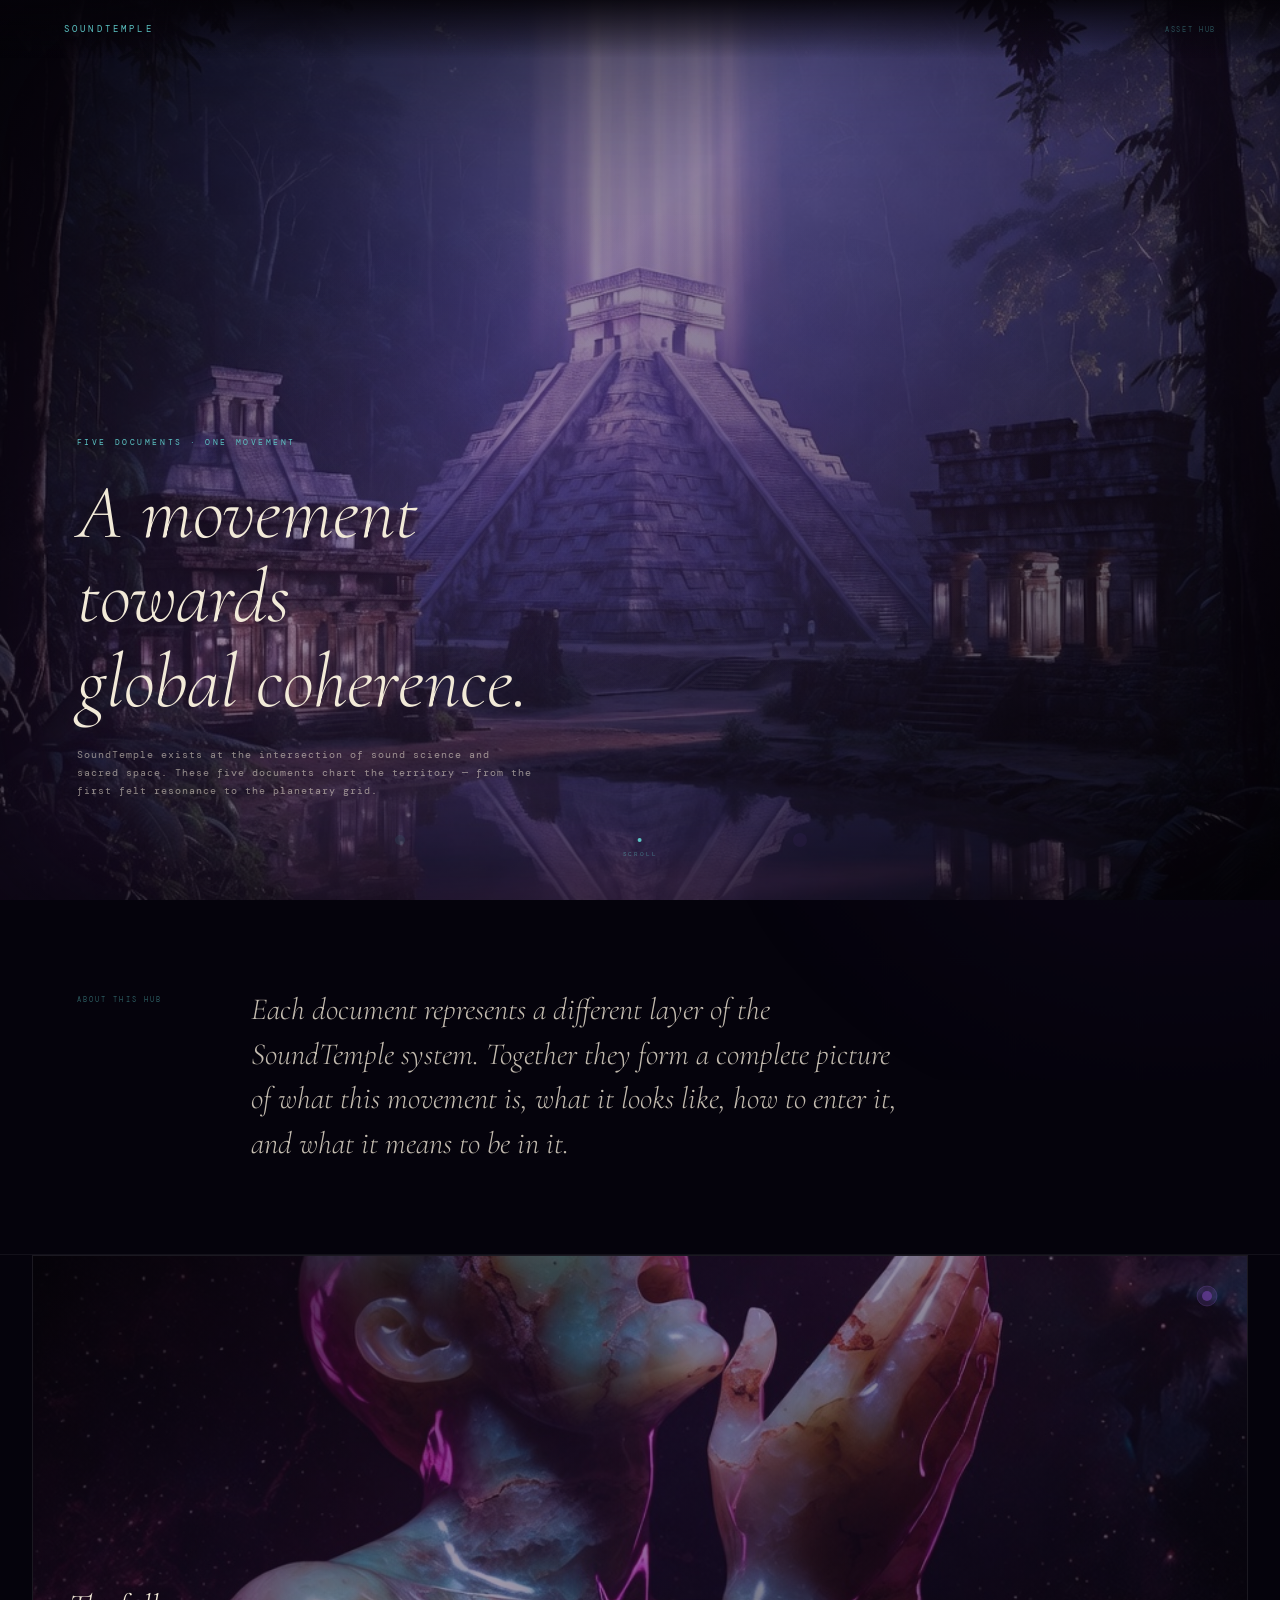
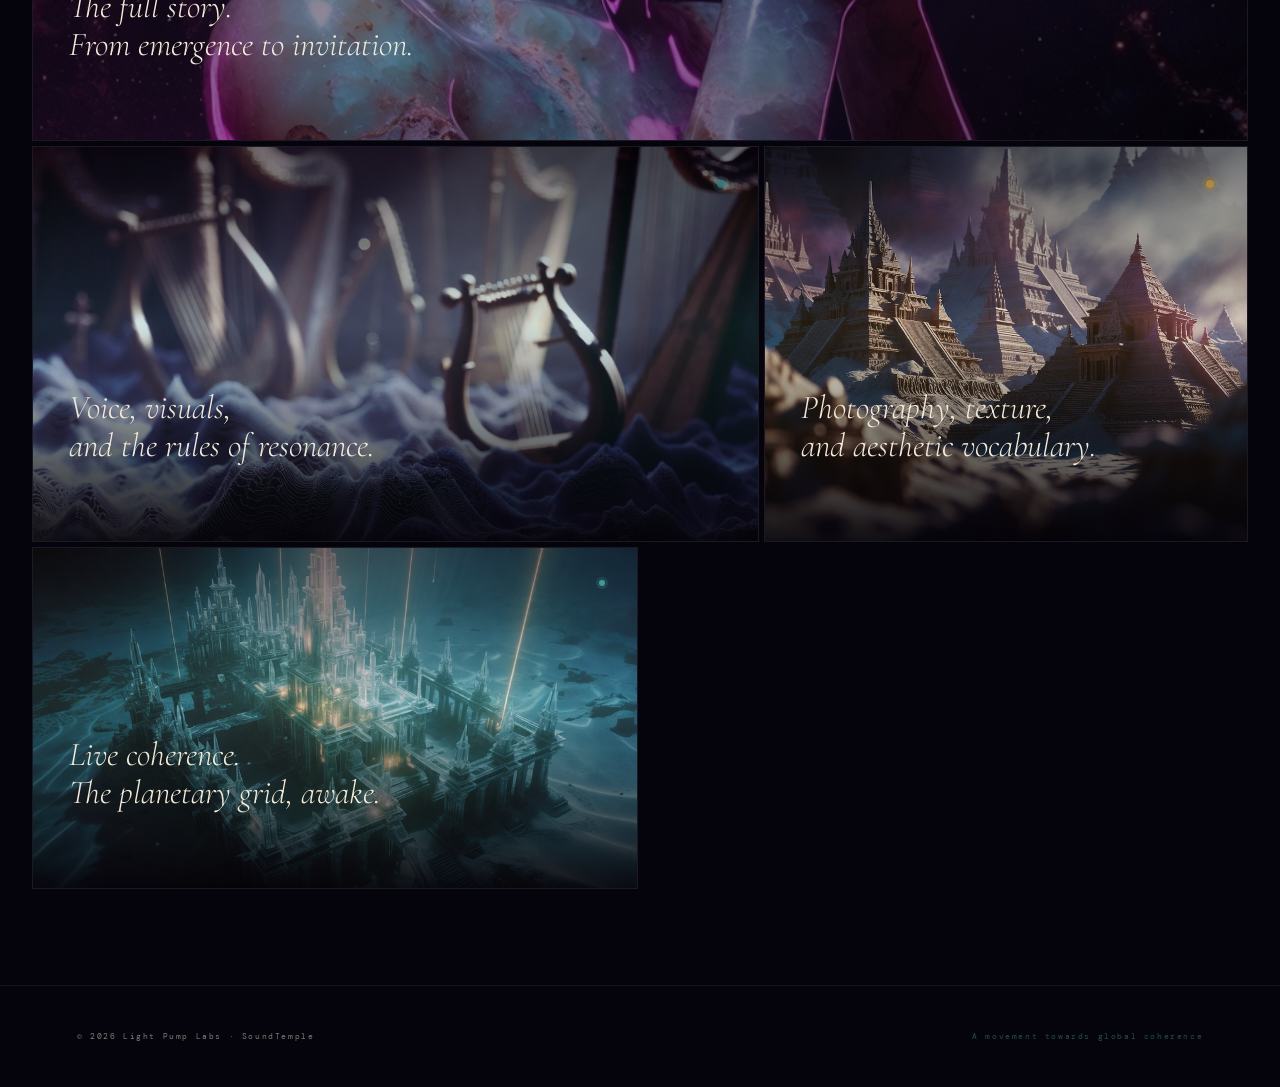
<file: hub.html>
<!DOCTYPE html>
<html lang="en">
<head>
<meta charset="UTF-8">
<meta name="viewport" content="width=device-width, initial-scale=1.0">
<title>SoundTemple — Asset Hub</title>
<link href="https://fonts.googleapis.com/css2?family=Cormorant+Garamond:ital,wght@0,300;0,400;1,300;1,400&family=DM+Mono:wght@300;400&display=swap" rel="stylesheet">
<style>

:root {
  --void: #05030C;
  --cream: #F2EAD8;
  --gold-light: #E8B84B;
  --gold-bright: #F5D47A;
  --gold: #C4922A;
  --teal-bright: #5CC5C5;
  --teal: #4AADAD;
  --teal-mid: #2D7D7D;
  --violet-mid: #8B5FCA;
  --violet: #6B3FA0;
  --violet-deep: #2A1540;
  --text-muted: rgba(242,234,216,0.52);
  --font-display: 'Cormorant Garamond', Georgia, serif;
  --font-mono: 'DM Mono', monospace;
}

*, *::before, *::after { margin: 0; padding: 0; box-sizing: border-box; }
html { scroll-behavior: smooth; }
body {
  background: var(--void);
  color: var(--cream);
  font-family: var(--font-mono);
  line-height: 1.6;
  overflow-x: hidden;
}

/* ── KEYFRAMES ─────────────────────────────── */
@keyframes breathe      { 0%,100% { opacity: 0.72; } 50% { opacity: 1; } }
@keyframes breatheSlow  { 0%,100% { opacity: 0.55; transform: scale(1); } 50% { opacity: 1; transform: scale(1.05); } }
@keyframes goldPulse    { 0%,100% { opacity: 0.72; text-shadow: 0 0 0 transparent; } 50% { opacity: 1; text-shadow: 0 0 36px rgba(245,212,122,0.22); } }
@keyframes nodeGlow     { 0%,100% { filter: brightness(0.8) saturate(0.9); } 50% { filter: brightness(1.4) saturate(1.2); } }
@keyframes leyPulse     { 0% { stroke-dashoffset: 300; opacity: 0.35; } 60% { opacity: 0.85; } 100% { stroke-dashoffset: 0; opacity: 0.35; } }
@keyframes wordmarkIn   { 0% { letter-spacing: 0.08em; opacity: 0; } 100% { letter-spacing: 0.35em; opacity: 1; } }
@keyframes shimmer      { 0% { transform: translateX(-160%); } 100% { transform: translateX(360%); } }
@keyframes cardRise     { from { opacity: 0; transform: translateY(24px); } to { opacity: 1; transform: translateY(0); } }

/* ── NAV ────────────────────────────────────── */
.hub-nav {
  position: fixed; top: 0; left: 0; right: 0; z-index: 100;
  display: flex; align-items: center; justify-content: space-between;
  padding: 22px clamp(24px,5vw,64px);
  background: linear-gradient(to bottom, rgba(5,3,9,0.88) 0%, transparent 100%);
  pointer-events: none;
}
.nav-wm {
  font-family: var(--font-mono); font-size: 9px;
  letter-spacing: 0.35em; color: var(--teal-bright);
  text-transform: uppercase; pointer-events: all;
  position: relative; display: inline-block; overflow: hidden;
  animation: wordmarkIn 2.2s cubic-bezier(0.22,1,0.36,1) forwards;
}
.nav-label {
  font-family: var(--font-mono); font-size: 7px;
  letter-spacing: 0.24em; color: rgba(92,197,197,0.38);
  text-transform: uppercase;
}

/* ── HERO ────────────────────────────────────── */
.hub-hero {
  position: relative; height: 100vh; min-height: 580px;
  display: flex; align-items: flex-end; overflow: hidden;
}
.hero-bg {
  position: absolute; inset: 0;
}
.hero-bg img {
  width: 100%; height: 100%;
  object-fit: cover; object-position: center 38%;
}
.hero-gradient {
  position: absolute; inset: 0;
  background: linear-gradient(
    135deg,
    rgba(5,3,9,0.88) 0%,
    rgba(42,21,64,0.48) 40%,
    rgba(5,3,9,0.74) 100%
  );
}
.hero-vignette {
  position: absolute; inset: 0;
  box-shadow: inset 0 0 180px rgba(5,3,9,0.65);
  animation: breatheSlow 9s ease-in-out infinite;
  pointer-events: none;
}
.hero-glow {
  position: absolute; left: 50%; top: 50%;
  transform: translate(-50%,-50%);
  width: 72%; height: 55%;
  background: radial-gradient(ellipse at 50% 50%, rgba(107,63,160,0.16) 0%, transparent 70%);
  animation: breatheSlow 14s ease-in-out infinite;
  pointer-events: none;
}

/* Animated ley line in hero (decorative) */
.hero-ley {
  position: absolute; bottom: 0; left: 0; right: 0;
  height: 120px; pointer-events: none; opacity: 0.18;
}

.hero-content {
  position: relative; z-index: 1;
  padding: clamp(56px,9vw,100px) clamp(24px,6vw,80px);
  max-width: 680px;
}
.hero-eyebrow {
  font-family: var(--font-mono); font-size: 8px;
  letter-spacing: 0.32em; color: var(--teal-bright);
  text-transform: uppercase; margin-bottom: 22px;
  animation: breathe 7s ease-in-out infinite;
}
.hero-headline {
  font-family: var(--font-display); font-weight: 300;
  font-style: italic; font-size: clamp(2.8rem,6vw,5.4rem);
  color: var(--cream); line-height: 1.1; margin-bottom: 22px;
}
.hero-sub {
  font-family: var(--font-mono); font-size: 10px;
  letter-spacing: 0.1em; line-height: 1.8;
  color: rgba(242,234,216,0.56); max-width: 460px;
}

/* Scroll indicator */
.hero-scroll {
  position: absolute; bottom: clamp(24px,4vw,40px); left: 50%;
  transform: translateX(-50%);
  display: flex; flex-direction: column; align-items: center; gap: 8px;
  z-index: 1; animation: breathe 4s ease-in-out infinite;
}
.hero-scroll-dot {
  width: 4px; height: 4px; border-radius: 50%;
  background: var(--teal-bright);
}
.hero-scroll-label {
  font-family: var(--font-mono); font-size: 6px;
  letter-spacing: 0.3em; color: rgba(92,197,197,0.5);
  text-transform: uppercase;
}

/* ── CHAPTER INTRO ──────────────────────────── */
.hub-intro {
  padding: clamp(56px,7vw,88px) clamp(24px,6vw,80px);
  display: flex; align-items: flex-start;
  gap: clamp(32px,5vw,72px);
  border-bottom: 1px solid rgba(255,255,255,0.06);
  flex-wrap: wrap;
}
.intro-label {
  font-family: var(--font-mono); font-size: 7px;
  letter-spacing: 0.3em; color: rgba(92,197,197,0.45);
  text-transform: uppercase; min-width: 110px; padding-top: 6px;
  flex-shrink: 0;
}
.intro-copy {
  font-family: var(--font-display); font-weight: 300;
  font-style: italic; font-size: clamp(1.35rem,2.4vw,2rem);
  color: rgba(242,234,216,0.80); line-height: 1.45;
  max-width: 660px;
}

/* ── CARDS ──────────────────────────────────── */
.hub-cards {
  padding: 0 clamp(16px,3vw,32px) clamp(64px,8vw,96px);
}

/* Card gaps */
.gap { height: clamp(3px,0.4vw,5px); }

/* Card grid layouts */
.card-solo  { display: block; }
.card-pair  { display: grid; grid-template-columns: 1fr 1fr; gap: clamp(3px,0.4vw,5px); }
.card-pair-left  { display: grid; grid-template-columns: 3fr 2fr; gap: clamp(3px,0.4vw,5px); }

@media (max-width: 700px) {
  .card-pair, .card-pair-left { grid-template-columns: 1fr; }
}

/* The card itself is the <a> */
a.hub-card {
  position: relative; display: block; overflow: hidden;
  text-decoration: none; color: inherit;
  background: rgba(255,255,255,0.03);
  border: 1px solid rgba(255,255,255,0.06);
  transition: border-color 0.5s ease;
}
a.hub-card:hover { border-color: rgba(255,255,255,0.16); }

/* Sizes */
.hub-card-xl { height: clamp(480px,54vh,640px); }
.hub-card-lg { height: clamp(380px,44vh,520px); }
.hub-card-md { height: clamp(320px,38vh,440px); }

/* Photo bg */
.card-photo {
  position: absolute; inset: 0;
}
.card-photo img {
  width: 100%; height: 100%;
  object-fit: cover;
  transition: transform 9s ease;
}
a.hub-card:hover .card-photo img { transform: scale(1.05); }

.card-overlay {
  position: absolute; inset: 0;
}

/* Card content pinned to bottom */
.card-body {
  position: absolute; inset: 0;
  display: flex; flex-direction: column; justify-content: flex-end;
  padding: clamp(22px,3vw,36px);
  z-index: 1;
}

.card-num {
  font-family: var(--font-mono); font-size: 7px;
  letter-spacing: 0.32em; text-transform: uppercase;
  margin-bottom: 10px;
  opacity: 0; transform: translateY(6px);
  transition: opacity 0.4s ease, transform 0.4s ease;
}
a.hub-card:hover .card-num { opacity: 1; transform: translateY(0); }

.card-title {
  font-family: var(--font-display); font-weight: 300;
  font-style: italic; font-size: clamp(1.5rem,2.6vw,2.5rem);
  color: var(--cream); line-height: 1.15; margin-bottom: 8px;
}

.card-desc {
  font-family: var(--font-mono); font-size: 9px;
  letter-spacing: 0.08em; line-height: 1.75;
  color: rgba(242,234,216,0.54);
  max-height: 0; overflow: hidden;
  transition: max-height 0.5s ease, opacity 0.4s ease;
  opacity: 0;
}
a.hub-card:hover .card-desc { max-height: 100px; opacity: 1; }

.card-cta {
  display: inline-block; margin-top: 16px;
  font-family: var(--font-mono); font-size: 8px;
  letter-spacing: 0.26em; text-transform: uppercase;
  border-bottom: 1px solid currentColor; padding-bottom: 2px;
  opacity: 0; transform: translateY(5px);
  transition: opacity 0.35s ease 0.08s, transform 0.35s ease 0.08s;
}
a.hub-card:hover .card-cta { opacity: 1; transform: translateY(0); }

/* Card reveal animation */
a.hub-card { opacity: 0; transform: translateY(22px); }
a.hub-card.card-vis { animation: cardRise 0.65s ease forwards; }

/* ── NODE ACCENT (top-right corner) ────────── */
.card-node {
  position: absolute; top: clamp(18px,2vw,26px); right: clamp(18px,2vw,26px);
  z-index: 2;
}

/* ── FOOTER ─────────────────────────────────── */
.hub-footer {
  padding: clamp(28px,4vw,44px) clamp(24px,6vw,80px);
  border-top: 1px solid rgba(255,255,255,0.06);
  display: flex; align-items: center;
  justify-content: space-between; flex-wrap: wrap; gap: 16px;
}
.footer-left {
  font-family: var(--font-mono); font-size: 8px;
  letter-spacing: 0.2em; color: var(--text-muted);
}
.footer-right {
  font-family: var(--font-mono); font-size: 8px;
  letter-spacing: 0.2em; color: rgba(92,197,197,0.38);
}

/* ── RESPONSIVE ──────────────────────────────── */
@media (max-width: 600px) {
  .card-pair-left    { grid-template-columns: 1fr; }
  .hub-card-xl { height: clamp(340px,80vw,480px); }
  .hub-card-lg { height: clamp(290px,70vw,380px); }
  .hub-card-md { height: clamp(250px,60vw,320px); }
  .hero-content { padding: 48px 16px; }
  .hub-footer   { flex-direction: column; text-align: center; }
  .hub-intro    { flex-direction: column; gap: 16px; }
  .intro-label  { min-width: auto; padding-top: 0; }
}
@media (max-width: 380px) {
  .hub-card-xl { height: 300px; }
  .hero-headline { font-size: 2.2rem; }
}

/* ── REDUCED MOTION ─────────────────────────── */
@media (prefers-reduced-motion: reduce) {
  *, *::before, *::after { animation: none !important; transition: none !important; }
  a.hub-card { opacity: 1; transform: none; }
  .card-num, .card-desc, .card-cta { opacity: 1; transform: none; max-height: 100px; }
}

</style>
<link rel="stylesheet" href="alive.css">
</head>
<body>

<!-- ── NAV ──────────────────────────────────── -->
<nav class="hub-nav" aria-label="SoundTemple">
  <span class="nav-wm">SoundTemple</span>
  <span class="nav-label">Asset Hub</span>
</nav>

<!-- ── HERO ─────────────────────────────────── -->
<section class="hub-hero">
  <div class="hero-bg" aria-hidden="true">
    <img src="SoundTemple%20Content/6ed95a4c-345d-40f5-bb30-533d6a4122ab.jpg" alt=""/>
    <div class="hero-gradient"></div>
    <div class="hero-vignette"></div>
    <div class="hero-glow"></div>
  </div>

  <!-- Ley line at base of hero -->
  <svg class="hero-ley" viewBox="0 0 1200 120" preserveAspectRatio="none" aria-hidden="true">
    <defs>
      <linearGradient id="hb-ley" x1="0%" y1="0%" x2="100%" y2="0%">
        <stop offset="0%"   stop-color="#2D7D7D" stop-opacity="0"/>
        <stop offset="30%"  stop-color="#4AADAD" stop-opacity="0.8"/>
        <stop offset="70%"  stop-color="#6B3FA0" stop-opacity="0.8"/>
        <stop offset="100%" stop-color="#E8B84B" stop-opacity="0"/>
      </linearGradient>
    </defs>
    <line x1="0" y1="60" x2="400" y2="60"
          stroke="url(#hb-ley)" stroke-width="0.7"
          stroke-dasharray="400" stroke-dashoffset="400"
          style="animation: leyPulse 10s linear infinite;"/>
    <line x1="400" y1="60" x2="800" y2="60"
          stroke="url(#hb-ley)" stroke-width="0.7"
          stroke-dasharray="400" stroke-dashoffset="400"
          style="animation: leyPulse 10s linear infinite; animation-delay: -4s;"/>
    <line x1="800" y1="60" x2="1200" y2="60"
          stroke="url(#hb-ley)" stroke-width="0.7"
          stroke-dasharray="400" stroke-dashoffset="400"
          style="animation: leyPulse 10s linear infinite; animation-delay: -7s;"/>
    <circle cx="400" cy="60" r="5" fill="#4AADAD" opacity="0.6" style="animation: nodeGlow 8s ease-in-out infinite;"/>
    <circle cx="800" cy="60" r="7" fill="#6B3FA0" opacity="0.5" style="animation: nodeGlow 8s ease-in-out infinite; animation-delay: -3s;"/>
  </svg>

  <div class="hero-content">
    <p class="hero-eyebrow">Five documents · One movement</p>
    <h1 class="hero-headline">A movement towards<br>global coherence.</h1>
    <p class="hero-sub">SoundTemple exists at the intersection of sound science and sacred space. These five documents chart the territory — from the first felt resonance to the planetary grid.</p>
  </div>

  <div class="hero-scroll" aria-hidden="true">
    <span class="hero-scroll-dot"></span>
    <span class="hero-scroll-label">Scroll</span>
  </div>
</section>

<!-- ── INTRO ─────────────────────────────────── -->
<div class="hub-intro">
  <span class="intro-label">About this hub</span>
  <p class="intro-copy">Each document represents a different layer of the SoundTemple system. Together they form a complete picture of what this movement is, what it looks like, how to enter it, and what it means to be in it.</p>
</div>

<!-- ── CARDS ─────────────────────────────────── -->
<div class="hub-cards">

  <!-- 01 · The Experience — full width, tallest card -->
  <div class="card-solo">
    <a href="landing.html" class="hub-card hub-card-xl">
      <div class="card-photo">
        <img src="SoundTemple%20Content/e8410898-2001-4647-9417-592066abc552.jpg" alt="The Experience — landing page"/>
        <div class="card-overlay" style="background: linear-gradient(135deg, rgba(5,3,9,0.86) 0%, rgba(42,21,64,0.44) 45%, rgba(5,3,9,0.72) 100%);"></div>
      </div>
      <!-- Top-right node -->
      <div class="card-node" aria-hidden="true">
        <svg width="28" height="28" viewBox="0 0 28 28">
          <circle cx="14" cy="14" r="10" fill="rgba(139,95,202,0.18)" style="animation: nodeGlow 6s ease-in-out infinite;"/>
          <circle cx="14" cy="14" r="5" fill="#6B3FA0" opacity="0.7" style="animation: nodeGlow 6s ease-in-out infinite;"/>
          <circle cx="14" cy="14" r="10" fill="none" stroke="rgba(139,95,202,0.35)" stroke-width="0.7"/>
        </svg>
      </div>
      <div class="card-body">
        <p class="card-num" style="color: var(--violet-mid);">01 — The Experience</p>
        <p class="card-title">The full story.<br><em>From emergence to invitation.</em></p>
        <p class="card-desc">The primary narrative — what SoundTemple is, how it works, who it's for, and the three doors to enter. The landing page is the movement in words and breath.</p>
        <span class="card-cta" style="color: var(--violet-mid);">Open Landing Page →</span>
      </div>
    </a>
  </div>

  <div class="gap"></div>

  <!-- 02 + 03 · Brand Guide + Look Book -->
  <div class="card-pair-left">
    <a href="brand-showcase.html" class="hub-card hub-card-lg">
      <div class="card-photo">
        <img src="SoundTemple%20Content/7b799df4-1e87-4b6c-84ce-474b279d8fa9.jpg" alt="Brand Guide"/>
        <div class="card-overlay" style="background: linear-gradient(to top, rgba(5,3,9,0.94) 0%, rgba(45,125,125,0.22) 55%, rgba(5,3,9,0.58) 100%);"></div>
      </div>
      <div class="card-node" aria-hidden="true">
        <svg width="22" height="22" viewBox="0 0 22 22">
          <circle cx="11" cy="11" r="8" fill="rgba(74,173,173,0.15)" style="animation: nodeGlow 7s ease-in-out infinite;"/>
          <circle cx="11" cy="11" r="4" fill="#2D7D7D" opacity="0.75" style="animation: nodeGlow 7s ease-in-out infinite;"/>
        </svg>
      </div>
      <div class="card-body">
        <p class="card-num" style="color: var(--teal-bright);">02 — Brand Guide</p>
        <p class="card-title">Voice, visuals,<br><em>and the rules of resonance.</em></p>
        <p class="card-desc">Color system, typography, photography direction, and the sonic arc — everything needed to speak the SoundTemple language.</p>
        <span class="card-cta" style="color: var(--teal-bright);">Open Brand Guide →</span>
      </div>
    </a>
    <a href="look-book.html" class="hub-card hub-card-lg">
      <div class="card-photo">
        <img src="SoundTemple%20Content/d95bdecd-eb3b-4750-9dd4-827ee95ab15f.jpg" alt="Look Book"/>
        <div class="card-overlay" style="background: linear-gradient(to top, rgba(5,3,9,0.94) 0%, rgba(196,146,42,0.16) 55%, rgba(5,3,9,0.58) 100%);"></div>
      </div>
      <div class="card-node" aria-hidden="true">
        <svg width="22" height="22" viewBox="0 0 22 22">
          <circle cx="11" cy="11" r="8" fill="rgba(196,146,42,0.15)" style="animation: nodeGlow 8s ease-in-out infinite;"/>
          <circle cx="11" cy="11" r="4" fill="#C4922A" opacity="0.75" style="animation: nodeGlow 8s ease-in-out infinite;"/>
        </svg>
      </div>
      <div class="card-body">
        <p class="card-num" style="color: var(--gold-light);">03 — Look Book</p>
        <p class="card-title">Photography, texture,<br><em>and aesthetic vocabulary.</em></p>
        <p class="card-desc">The visual world of SoundTemple — the images, materials, environments, and emotional states the brand inhabits.</p>
        <span class="card-cta" style="color: var(--gold-light);">Open Look Book →</span>
      </div>
    </a>
  </div>

  <div class="gap"></div>

  <!-- 04 + 05 · Heart Weather + Logo Explorations -->
  <div class="card-pair">
    <a href="heart-weather.html" class="hub-card hub-card-md">
      <div class="card-photo">
        <img src="SoundTemple%20Content/311136f4-c689-4d84-94db-9f2763f43694.jpg" alt="Heart Weather"/>
        <div class="card-overlay" style="background: linear-gradient(to top, rgba(5,3,9,0.94) 0%, rgba(45,125,125,0.18) 55%, rgba(5,3,9,0.56) 100%);"></div>
      </div>
      <div class="card-node" aria-hidden="true">
        <svg width="18" height="18" viewBox="0 0 18 18">
          <circle cx="9" cy="9" r="6" fill="rgba(92,197,197,0.15)" style="animation: nodeGlow 5s ease-in-out infinite;"/>
          <circle cx="9" cy="9" r="3" fill="#4AADAD" opacity="0.8" style="animation: nodeGlow 5s ease-in-out infinite;"/>
        </svg>
      </div>
      <div class="card-body">
        <p class="card-num" style="color: var(--teal-bright);">04 — Heart Weather</p>
        <p class="card-title">Live coherence.<br><em>The planetary grid, awake.</em></p>
        <p class="card-desc">A real-time dashboard showing active sessions, bodies on beds, and global coherence — the nervous system of the movement, made visible.</p>
        <span class="card-cta" style="color: var(--teal-bright);">Open Heart Weather →</span>
      </div>
    </a>
    <a href="logo-explorations.html" class="hub-card hub-card-md">
      <div class="card-photo">
        <img src="SoundTemple%20Content/ad85d350-42d2-41d4-8586-3b7ac705aaf2.jpg" alt="Logo Explorations"/>
        <div class="card-overlay" style="background: linear-gradient(to top, rgba(5,3,9,0.94) 0%, rgba(196,146,42,0.18) 55%, rgba(5,3,9,0.60) 100%);"></div>
      </div>
      <div class="card-node" aria-hidden="true">
        <svg width="18" height="18" viewBox="0 0 18 18">
          <circle cx="9" cy="9" r="6" fill="rgba(245,212,122,0.15)" style="animation: nodeGlow 9s ease-in-out infinite;"/>
          <circle cx="9" cy="9" r="3" fill="#E8B84B" opacity="0.75" style="animation: nodeGlow 9s ease-in-out infinite;"/>
        </svg>
      </div>
      <div class="card-body">
        <p class="card-num" style="color: var(--gold-light);">05 — Logo Explorations</p>
        <p class="card-title">Mark and symbol.<br><em>The visual signature.</em></p>
        <p class="card-desc">Logo concepts and coherence field system marks — the graphic language that anchors the brand across every touchpoint.</p>
        <span class="card-cta" style="color: var(--gold-light);">Open Logo Explorations →</span>
      </div>
    </a>
  </div>

</div>

<!-- ── FOOTER ─────────────────────────────────── -->
<footer class="hub-footer">
  <span class="footer-left">© 2026 Light Pump Labs · SoundTemple</span>
  <span class="footer-right">A movement towards global coherence</span>
</footer>

<script>
(function () {
  var reducedMotion = window.matchMedia('(prefers-reduced-motion: reduce)').matches;

  // ── CARD REVEAL ON SCROLL ──────────────────
  var cardObs = new IntersectionObserver(function (entries) {
    entries.forEach(function (e) {
      if (e.isIntersecting) {
        var delay = parseInt(e.target.getAttribute('data-reveal-delay') || '0', 10);
        setTimeout(function () { e.target.classList.add('card-vis'); }, delay);
        cardObs.unobserve(e.target);
      }
    });
  }, { threshold: 0.08 });

  document.querySelectorAll('a.hub-card').forEach(function (card, i) {
    if (reducedMotion) {
      card.style.opacity = '1';
      card.style.transform = 'none';
    } else {
      card.setAttribute('data-reveal-delay', i * 90);
      cardObs.observe(card);
    }
  });

  // ── WORDMARK SHIMMER ON LOAD ──────────────
  if (!reducedMotion) {
    var wm = document.querySelector('.nav-wm');
    if (wm) {
      setTimeout(function () {
        var shine = document.createElement('span');
        shine.setAttribute('aria-hidden', 'true');
        shine.style.cssText = 'position:absolute;top:-4px;left:0;bottom:-4px;width:55%;background:linear-gradient(90deg,transparent 0%,rgba(245,212,122,0.38) 50%,transparent 100%);transform:translateX(-160%);animation:shimmer 1.4s ease forwards;pointer-events:none;';
        wm.appendChild(shine);
      }, 2400);
    }
  }
}());
</script>

<script src="alive.js" defer></script>
</body>
</html>
</file>
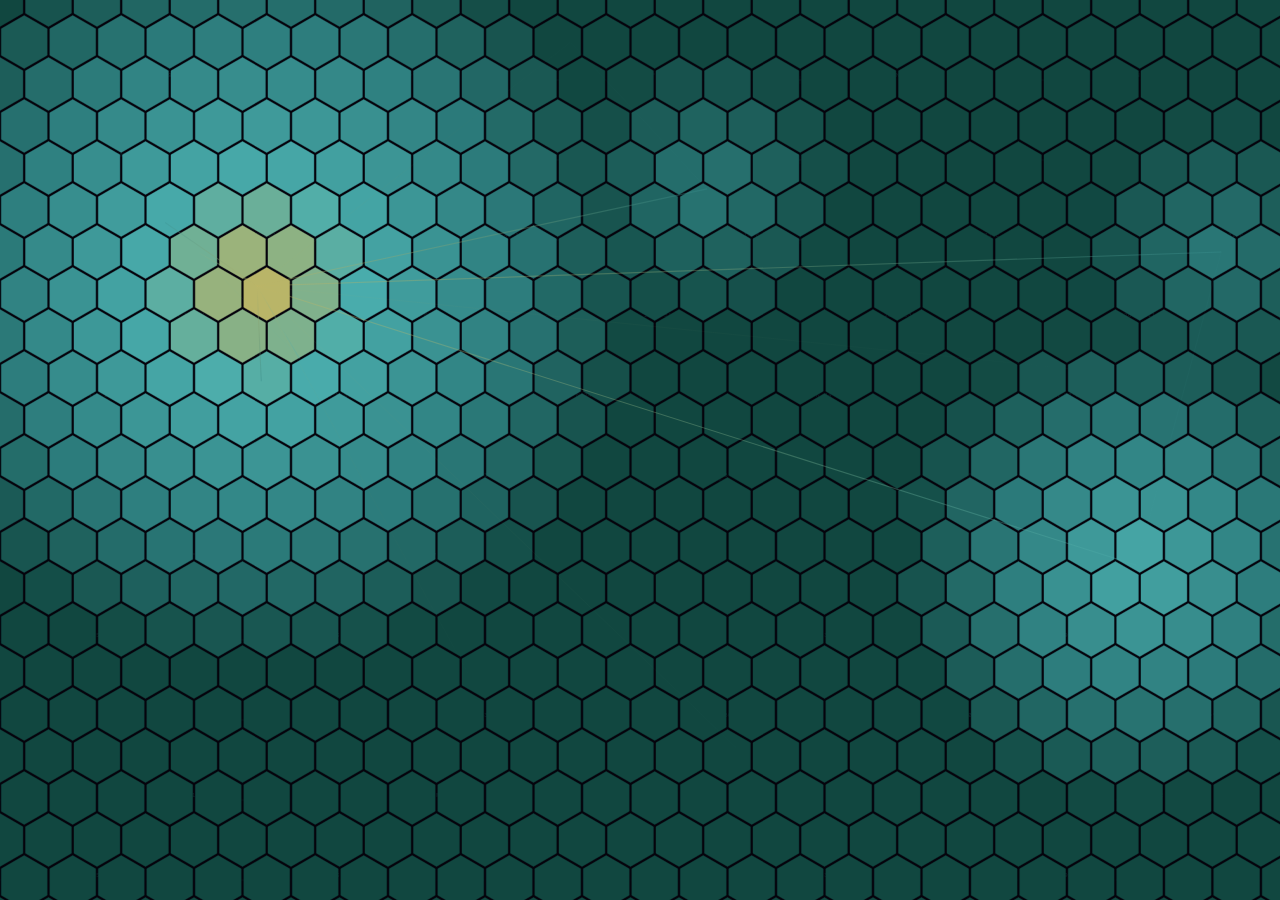
<file: living-grid.html>
<!DOCTYPE html>
<html lang="en">
<head>
<meta charset="UTF-8">
<meta name="viewport" content="width=device-width, initial-scale=1.0, maximum-scale=1.0, user-scalable=no">
<title>The Living Grid — SoundTemple</title>
<link href="https://fonts.googleapis.com/css2?family=Cormorant+Garamond:ital,wght@0,300;0,400;1,300;1,400&family=DM+Mono:wght@300;400&display=swap" rel="stylesheet">
<style>

/* ── RESET ───────────────────────────────────────────────── */
*, *::before, *::after { margin: 0; padding: 0; box-sizing: border-box; }
html, body { width: 100%; height: 100%; overflow: hidden; background: #05030C; }

/* ── CSS VARS ────────────────────────────────────────────── */
:root {
  --void:        #05030C;
  --dark:        #0D0A1A;
  --cream:       #F2EAD8;
  --gold-light:  #E8B84B;
  --gold-bright: #F5D47A;
  --gold:        #C4922A;
  --teal-bright: #5CC5C5;
  --teal:        #4AADAD;
  --teal-mid:    #2D7D7D;
  --jade-deep:   #0D4038;
  --violet:      #6B3FA0;
  --violet-mid:  #8B5FCA;
  --ivory:       #F2EAD8;
  --ivory-55:    rgba(242,234,216,0.55);
  --ivory-28:    rgba(242,234,216,0.28);
  --font-display:'Cormorant Garamond', Georgia, serif;
  --font-mono:   'DM Mono', monospace;
}

/* ── KEYFRAMES ───────────────────────────────────────────── */
@keyframes hexBreathe {
  0%,100% { fill-opacity: var(--hbo,0.06); stroke-opacity: var(--hso,0.09); }
  50%     { fill-opacity: var(--hpo,0.18); stroke-opacity: var(--hso2,0.22); }
}
@keyframes broadcastRing {
  0%   { transform: scale(1);   opacity: 0.85; }
  100% { transform: scale(8.5); opacity: 0; }
}
@keyframes connectionPulse {
  0%,100% { stroke-opacity: 0.22; }
  50%     { stroke-opacity: 0.65; }
}
@keyframes nodeGlowAnim {
  0%,100% { filter: brightness(0.82) saturate(0.88); }
  50%     { filter: brightness(1.40) saturate(1.20); }
}
@keyframes nodeRingAnim {
  0%,100% { stroke-opacity: 0.35; }
  50%     { stroke-opacity: 0.80; }
}
@keyframes docNodePulse {
  0%,100% { stroke-opacity: 0.38; }
  50%     { stroke-opacity: 0.85; }
}
@keyframes heartLinkPulse {
  0%,100% { opacity: 0.20; }
  50%     { opacity: 0.70; }
}
@keyframes microPulse {
  0%   { r: 8;  stroke-opacity: 0.75; }
  100% { r: 90; stroke-opacity: 0; }
}
@keyframes transAnnounce {
  0%,15% { opacity: 0; transform: translateX(-50%) translateY(8px); }
  25%    { opacity: 1; transform: translateX(-50%) translateY(0); }
  80%    { opacity: 1; }
  100%   { opacity: 0; }
}
@keyframes modeDotPulse {
  0%,100% { opacity: 0.6; }
  50%     { opacity: 1; }
}
@keyframes infoSlideIn {
  from { opacity: 0; transform: translateX(-24px); }
  to   { opacity: 1; transform: translateX(0); }
}

@media (prefers-reduced-motion: reduce) {
  *, *::before, *::after { animation: none !important; transition: none !important; }
}

/* ── ROOT CONTAINER ──────────────────────────────────────── */
#lg-root {
  position: relative; width: 100vw; height: 100vh; overflow: hidden;
  background: var(--void);
}

/* ── CANVAS ──────────────────────────────────────────────── */
#lg-canvas {
  position: absolute; inset: 0;
  pointer-events: none;
}

/* ── SVG FIELD ───────────────────────────────────────────── */
#lg-svg {
  position: absolute; inset: 0;
  overflow: visible;
}

/* ── HUD WRAPPER ─────────────────────────────────────────── */
#lg-hud {
  position: fixed; inset: 0;
  pointer-events: none;
  z-index: 10;
}

/* Top-left: wordmark + LRM */
#lg-hud-tl {
  position: absolute; top: clamp(20px,3vw,32px); left: clamp(20px,3vw,36px);
  pointer-events: all;
}
.lg-wordmark {
  font-family: var(--font-mono); font-size: 10px; font-weight: 400;
  letter-spacing: 0.42em; color: var(--teal-bright); text-transform: uppercase;
  margin-bottom: 6px;
}
.lg-subsystem {
  font-family: var(--font-mono); font-size: 6.5px;
  letter-spacing: 0.18em; color: rgba(74,173,173,0.35);
  text-transform: uppercase;
}

/* Top-right: mode + trigger */
#lg-hud-tr {
  position: absolute; top: clamp(20px,3vw,32px); right: clamp(20px,3vw,36px);
  display: flex; flex-direction: column; align-items: flex-end; gap: 10px;
  pointer-events: all;
}
.lg-mode-row {
  display: flex; align-items: center; gap: 8px;
  font-family: var(--font-mono); font-size: 8px;
  letter-spacing: 0.22em; color: var(--ivory-55); text-transform: uppercase;
}
.lg-mode-dot {
  width: 6px; height: 6px; border-radius: 50%;
  animation: modeDotPulse 3s ease-in-out infinite;
  flex-shrink: 0;
}
.lg-dot-teal { background: var(--teal-bright); }
.lg-dot-gold { background: var(--gold-bright); animation: modeDotPulse 0.8s ease-in-out infinite; }
#lg-trigger-btn {
  font-family: var(--font-mono); font-size: 7px; letter-spacing: 0.24em;
  text-transform: uppercase; color: rgba(74,173,173,0.45);
  background: none; border: 1px solid rgba(74,173,173,0.18);
  padding: 6px 14px; cursor: pointer; border-radius: 20px;
  transition: color 0.3s ease, border-color 0.3s ease;
}
#lg-trigger-btn:hover { color: var(--gold-light); border-color: rgba(232,184,75,0.45); }

/* Bottom-left: coordinates */
#lg-hud-bl {
  position: absolute; bottom: 72px; left: clamp(20px,3vw,36px);
}
.lg-coord {
  font-family: var(--font-mono); font-size: 7px; letter-spacing: 0.18em;
  color: rgba(74,173,173,0.38); text-transform: uppercase; margin-bottom: 3px;
}
.lg-coord-sub {
  font-family: var(--font-mono); font-size: 6.5px; letter-spacing: 0.14em;
  color: rgba(74,173,173,0.22); text-transform: uppercase;
}

/* Bottom bar */
#lg-bottom {
  position: absolute; bottom: 0; left: 0; right: 0; height: 60px;
  background: linear-gradient(to top, rgba(5,3,12,0.92) 0%, rgba(5,3,12,0.72) 70%, transparent 100%);
  backdrop-filter: blur(8px); -webkit-backdrop-filter: blur(8px);
  display: flex; flex-direction: column; justify-content: flex-end;
  padding: 0 clamp(20px,3vw,36px) 10px; gap: 5px;
  border-top: 1px solid rgba(74,173,173,0.08);
  pointer-events: all;
}
#lg-stats {
  font-family: var(--font-mono); font-size: 7.5px; letter-spacing: 0.14em;
  color: var(--ivory-55); text-transform: uppercase;
  display: flex; align-items: center; gap: 10px; flex-wrap: wrap;
}
.lg-sep { color: rgba(74,173,173,0.28); }
#lg-lrm-bar {
  width: 100%; height: 1px;
  background: rgba(74,173,173,0.08);
  position: relative; overflow: hidden;
}
#lg-lrm-fill {
  position: absolute; left: 0; top: 0; height: 100%;
  background: linear-gradient(to right, var(--teal-mid), var(--teal), var(--gold));
  width: 0.30%;
  transition: width 2s ease;
}
#lg-lrm-label {
  font-family: var(--font-mono); font-size: 6px; letter-spacing: 0.14em;
  color: rgba(74,173,173,0.25); text-transform: uppercase;
}

/* ── TRANSMISSION ANNOUNCE ───────────────────────────────── */
#lg-mode-announce {
  position: fixed; left: 50%; bottom: 80px;
  transform: translateX(-50%);
  font-family: var(--font-mono); font-size: 9px; letter-spacing: 0.28em;
  color: var(--gold-bright); text-transform: uppercase;
  background: rgba(5,3,12,0.75); border: 1px solid rgba(232,184,75,0.28);
  padding: 10px 24px; border-radius: 24px;
  opacity: 0; pointer-events: none; z-index: 20;
  white-space: nowrap;
}
#lg-mode-announce.lg-announce-active {
  animation: transAnnounce 12s ease forwards;
}

/* ── INFO PANEL ──────────────────────────────────────────── */
#lg-info {
  position: fixed; left: 0; top: 0; height: 100vh; width: 300px;
  background: linear-gradient(135deg, rgba(13,10,26,0.96) 0%, rgba(5,3,12,0.92) 100%);
  border-right: 1px solid rgba(74,173,173,0.14);
  backdrop-filter: blur(20px); -webkit-backdrop-filter: blur(20px);
  padding: clamp(24px,4vw,40px) 28px;
  display: flex; flex-direction: column; gap: 20px;
  z-index: 30; pointer-events: all;
  opacity: 0; transform: translateX(-24px);
  transition: opacity 0.4s ease, transform 0.4s ease;
  pointer-events: none;
}
#lg-info.lg-info-visible {
  opacity: 1; transform: translateX(0); pointer-events: all;
}
.lg-info-header {
  display: flex; justify-content: space-between; align-items: center;
}
.lg-info-status-badge {
  font-family: var(--font-mono); font-size: 7px; letter-spacing: 0.25em;
  text-transform: uppercase; padding: 4px 10px; border-radius: 12px;
}
.lg-status-broadcast { color: var(--gold-bright); border: 1px solid rgba(245,212,122,0.35); background: rgba(245,212,122,0.08); }
.lg-status-active    { color: var(--teal-bright); border: 1px solid rgba(92,197,197,0.35); background: rgba(92,197,197,0.08); }
.lg-status-online    { color: var(--teal);        border: 1px solid rgba(74,173,173,0.25); background: rgba(74,173,173,0.06); }
.lg-status-dormant   { color: rgba(242,234,216,0.35); border: 1px solid rgba(242,234,216,0.10); background: transparent; }
.lg-info-close {
  font-family: var(--font-mono); font-size: 9px; color: var(--ivory-28);
  background: none; border: none; cursor: pointer; padding: 4px 8px;
  transition: color 0.2s ease;
}
.lg-info-close:hover { color: var(--ivory); }
.lg-info-name {
  font-family: var(--font-display); font-weight: 300; font-style: italic;
  font-size: clamp(1.4rem,2.2vw,1.9rem); color: var(--ivory); line-height: 1.15;
}
.lg-info-city {
  font-family: var(--font-mono); font-size: 8px; letter-spacing: 0.18em;
  color: var(--ivory-28); text-transform: uppercase; margin-top: -12px;
}
.lg-info-stats { display: flex; flex-direction: column; gap: 14px; }
.lg-info-stat {
  display: flex; justify-content: space-between; align-items: baseline;
  padding-bottom: 10px; border-bottom: 1px solid rgba(255,255,255,0.05);
}
.lg-info-stat-label {
  font-family: var(--font-mono); font-size: 7px; letter-spacing: 0.18em;
  color: var(--ivory-28); text-transform: uppercase;
}
.lg-info-stat-val {
  font-family: var(--font-mono); font-size: 13px; color: var(--teal-bright);
  letter-spacing: 0.05em;
}
.lg-info-heartlink-note {
  font-family: var(--font-display); font-weight: 300; font-style: italic;
  font-size: 13px; color: rgba(242,234,216,0.38); line-height: 1.6;
  margin-top: auto; padding-top: 16px;
  border-top: 1px solid rgba(255,255,255,0.05);
}
.lg-info-waveform { width: 100%; height: 36px; }

/* ── MOBILE ──────────────────────────────────────────────── */
@media (max-width: 600px) {
  #lg-info { width: 100vw; }
  #lg-stats { font-size: 6.5px; gap: 7px; }
  .lg-sep { display: none; }
  #lg-stats > span { display: block; }
  #lg-bottom { height: auto; padding-bottom: 14px; }
}
@media (max-width: 380px) {
  .lg-wordmark { font-size: 8px; }
  #lg-trigger-btn { font-size: 6px; padding: 5px 10px; }
}

</style>
</head>
<body>

<div id="lg-root">
  <canvas id="lg-canvas"></canvas>
  <svg id="lg-svg" xmlns="http://www.w3.org/2000/svg"
       aria-label="The Living Grid — SoundTemple planetary coherence field" role="img"></svg>

  <!-- HUD Overlay -->
  <div id="lg-hud" style="opacity:0;transition:opacity 0.9s ease;">

    <div id="lg-hud-tl">
      <div class="lg-wordmark">SoundTemple</div>
      <div class="lg-subsystem">LRM Subsystem 06 · Environmental Coherence Chamber</div>
    </div>

    <div id="lg-hud-tr">
      <div class="lg-mode-row">
        <span id="lg-mode-dot" class="lg-mode-dot lg-dot-teal"></span>
        <span id="lg-mode-text">Daily Field</span>
      </div>
      <button id="lg-trigger-btn">Global Transmission</button>
    </div>

    <div id="lg-hud-bl">
      <div class="lg-coord">30.2672°N · 97.7431°W</div>
      <div class="lg-coord-sub">ATX · Broadcasting · Session Active</div>
    </div>

    <div id="lg-bottom">
      <div id="lg-stats">
        <span>Field Integrity <span id="lg-fi">94.2</span>%</span>
        <span class="lg-sep">·</span>
        <span><span id="lg-nodes">12</span> Active Nodes</span>
        <span class="lg-sep">·</span>
        <span><span id="lg-hl">30,247</span> ♡ Heart Links</span>
        <span class="lg-sep">·</span>
        <span>Next Broadcast <span id="lg-nbc">00:43</span></span>
      </div>
      <div id="lg-lrm-bar"><div id="lg-lrm-fill"></div></div>
      <div id="lg-lrm-label">LRM Target 10,000,000 Heart Links · <span id="lg-lrm-pct">0.30</span>% Critical Mass</div>
    </div>

  </div><!-- /lg-hud -->

  <!-- Transmission announce -->
  <div id="lg-mode-announce">◎ Global Transmission Initiating</div>

  <!-- Info panel -->
  <div id="lg-info">
    <div class="lg-info-header">
      <span id="lg-info-status" class="lg-info-status-badge lg-status-broadcast">Broadcast</span>
      <button class="lg-info-close" id="lg-info-close">✕</button>
    </div>
    <div class="lg-info-name" id="lg-info-name">Bathhouse ATX</div>
    <div class="lg-info-city" id="lg-info-city">Austin, TX</div>
    <svg class="lg-info-waveform" id="lg-info-waveform" viewBox="0 0 260 36"
         aria-hidden="true" style="display:block;overflow:visible;margin-bottom:4px;"></svg>
    <div class="lg-info-stats">
      <div class="lg-info-stat">
        <span class="lg-info-stat-label">Coherence</span>
        <span class="lg-info-stat-val" id="lg-info-coh">0.92</span>
      </div>
      <div class="lg-info-stat">
        <span class="lg-info-stat-label">Sessions Today</span>
        <span class="lg-info-stat-val" id="lg-info-sessions">14</span>
      </div>
      <div class="lg-info-stat">
        <span class="lg-info-stat-label">Heart Links</span>
        <span class="lg-info-stat-val" id="lg-info-links">8,234</span>
      </div>
    </div>
    <div class="lg-info-heartlink-note">Heart Links are biometric — private, encrypted, yours.</div>
  </div>

</div><!-- /lg-root -->

<script>
(function () {
  'use strict';

  var SVG_NS = 'http://www.w3.org/2000/svg';
  var RM = window.matchMedia('(prefers-reduced-motion: reduce)').matches;

  // ── DIMENSIONS ─────────────────────────────────────────
  var W = 0, H = 0;

  // ── PROJECTION ─────────────────────────────────────────
  // Equirectangular crop: lon -160→150, lat 70→-55
  var LON_MIN = -160, LON_MAX = 150;
  var LAT_MAX = 70,   LAT_MIN = -55;

  function geo(lat, lon) {
    return {
      x: (lon - LON_MIN) / (LON_MAX - LON_MIN) * W,
      y: (LAT_MAX - lat) / (LAT_MAX - LAT_MIN) * H
    };
  }

  // ── TEMPLES ────────────────────────────────────────────
  var T = [
    { n:'Bathhouse ATX',     city:'Austin, TX',              lat: 30.27, lon:-97.74,  st:'broadcast', c:0.92, sess:14, hl:8234  },
    { n:'Red Rock Sedona',   city:'Sedona, AZ',              lat: 34.87, lon:-111.76, st:'active',    c:0.78, sess:7,  hl:3891  },
    { n:'Cenote Tulum',      city:'Tulum, Mexico',           lat: 20.21, lon:-87.47,  st:'active',    c:0.71, sess:5,  hl:2640  },
    { n:'Ubud Bali',         city:'Ubud, Indonesia',         lat: -8.51, lon:115.26,  st:'active',    c:0.68, sess:6,  hl:3015  },
    { n:'Sierra Tahoe',      city:'Lake Tahoe, CA',          lat: 39.10, lon:-120.03, st:'online',    c:0.52, sess:0,  hl:1203  },
    { n:'Kyoto',             city:'Kyoto, Japan',            lat: 35.01, lon:135.77,  st:'online',    c:0.48, sess:0,  hl:987   },
    { n:'Tuscany',           city:'Florence, Italy',         lat: 43.77, lon:11.25,   st:'online',    c:0.44, sess:0,  hl:876   },
    { n:'Oaxaca',            city:'Oaxaca, Mexico',          lat: 17.06, lon:-96.72,  st:'online',    c:0.41, sess:0,  hl:743   },
    { n:'Cape Town',         city:'Cape Town, South Africa', lat:-33.93, lon:18.42,   st:'dormant',   c:0.18, sess:0,  hl:124   },
    { n:'Reykjavik',         city:'Reykjavik, Iceland',      lat: 64.13, lon:-21.82,  st:'dormant',   c:0.14, sess:0,  hl:89    },
    { n:'Chiang Mai',        city:'Chiang Mai, Thailand',    lat: 18.79, lon:98.98,   st:'dormant',   c:0.16, sess:0,  hl:156   },
    { n:'São Paulo',         city:'São Paulo, Brazil',       lat:-23.55, lon:-46.63,  st:'dormant',   c:0.12, sess:0,  hl:67    }
  ];

  // Document signal nodes — positioned relative to ATX
  var DOC = [
    { label:'Look Book',     desc:'Brand Visual Document',      href:'look-book.html', col:'#5CC5C5', dxF: 0.13, dyF:-0.12 },
    { label:'Field Guide',   desc:'The Experience Guide',       href:'landing.html',   col:'#8B5FCA', dxF: 0.14, dyF: 0.10 },
    { label:'Heart Weather', desc:'Science + Live Dashboard',   href:'index.html',     col:'#E8B84B', dxF: 0.22, dyF: 0.00 }
  ];

  // ── COLOR ──────────────────────────────────────────────
  function lerp(a, b, t) { return a + (b - a) * t; }

  function cToRgb(c) {
    var r, g, b, t;
    if (c < 0.35) {
      t = c / 0.35;
      r = Math.round(lerp(0x0D, 0x2D, t));
      g = Math.round(lerp(0x40, 0x7D, t));
      b = Math.round(lerp(0x38, 0x7D, t));
    } else if (c < 0.70) {
      t = (c - 0.35) / 0.35;
      r = Math.round(lerp(0x2D, 0x4A, t));
      g = Math.round(lerp(0x7D, 0xAD, t));
      b = Math.round(lerp(0x7D, 0xAD, t));
    } else {
      t = (c - 0.70) / 0.30;
      r = Math.round(lerp(0x4A, 0xE8, t));
      g = Math.round(lerp(0xAD, 0xB8, t));
      b = Math.round(lerp(0xAD, 0x4B, t));
    }
    return 'rgb(' + r + ',' + g + ',' + b + ')';
  }

  // ── HEX MATH ───────────────────────────────────────────
  var HR = 28;
  var HCW = HR * Math.sqrt(3);
  var HRH = HR * 1.5;

  function hexPts(cx, cy, R) {
    var p = [];
    for (var i = 0; i < 6; i++) {
      var a = Math.PI / 3 * i + Math.PI / 6;
      p.push((cx + R * Math.cos(a)).toFixed(1) + ',' + (cy + R * Math.sin(a)).toFixed(1));
    }
    return p.join(' ');
  }

  function templeInf(sx, sy) {
    var best = 0;
    for (var i = 0; i < T.length; i++) {
      var t = T[i], str, rad;
      if      (t.st === 'broadcast') { str = 1.00; rad = 0.30 * W; }
      else if (t.st === 'active')    { str = 0.72; rad = 0.19 * W; }
      else if (t.st === 'online')    { str = 0.32; rad = 0.11 * W; }
      else continue;
      var dx = sx - t.sx, dy = sy - t.sy;
      var inf = str * Math.max(0, 1 - Math.sqrt(dx * dx + dy * dy) / rad);
      if (inf > best) best = inf;
    }
    return Math.max(0.04, Math.min(0.95, best * 0.9 + 0.04));
  }

  // ── STATE ──────────────────────────────────────────────
  var HEXES = [];
  var connGrads = [];
  var nodeEls = [];
  var transActive = false;
  var transStart = 0;
  var transRAF = 0;
  var mode = 'daily';
  var heartLinks = 30247;
  var fieldInt = 94.2;
  var bcastSecs = 43;

  // ── SVG FACTORY ────────────────────────────────────────
  function mk(tag) { return document.createElementNS(SVG_NS, tag); }

  // SVG layer refs
  var svgEl, svgDefs;
  var hexL, leyL, hlL, docLineL, nodeL, docNodeL, labelL, transL;

  // ── CANVAS GRID ────────────────────────────────────────
  var canvas, ctx, cAlpha = 0;

  function drawGrid() {
    if (!ctx) return;
    ctx.clearRect(0, 0, W, H);
    ctx.save();
    ctx.globalAlpha = cAlpha;

    var sp = 80;
    var cols = Math.ceil(W / sp) + 1;
    var rows = Math.ceil(H / sp) + 1;

    // Main grid lines
    ctx.strokeStyle = 'rgba(74,173,173,0.045)';
    ctx.lineWidth = 0.5;
    ctx.beginPath();
    for (var c = 0; c <= cols; c++) { ctx.moveTo(c * sp, 0); ctx.lineTo(c * sp, H); }
    for (var r = 0; r <= rows; r++) { ctx.moveTo(0, r * sp); ctx.lineTo(W, r * sp); }
    ctx.stroke();

    // Diagonal schematic accents
    ctx.strokeStyle = 'rgba(74,173,173,0.012)';
    ctx.lineWidth = 0.5;
    ctx.beginPath();
    for (var d = -H * 0.4; d < W + H * 0.4; d += sp * 2.5) {
      ctx.moveTo(d, 0);
      ctx.lineTo(d + H * 0.28, H);
    }
    ctx.stroke();

    // Crosshairs + coordinate labels at intersections
    ctx.fillStyle = 'rgba(74,173,173,0.20)';
    ctx.font = '6px "DM Mono", monospace';
    var lonR = LON_MAX - LON_MIN;
    var latR = LAT_MAX - LAT_MIN;

    for (var ci = 1; ci < cols; ci++) {
      var px = ci * sp;
      for (var ri = 1; ri < rows; ri++) {
        var py = ri * sp;
        // Crosshair
        ctx.strokeStyle = 'rgba(74,173,173,0.10)';
        ctx.lineWidth = 0.5;
        ctx.beginPath();
        ctx.moveTo(px - 4, py); ctx.lineTo(px + 4, py);
        ctx.moveTo(px, py - 4); ctx.lineTo(px, py + 4);
        ctx.stroke();
        // Label (every 3rd intersection)
        if ((ci + ri) % 3 === 0) {
          var lonV = LON_MIN + (px / W) * lonR;
          var latV = LAT_MAX - (py / H) * latR;
          ctx.fillStyle = 'rgba(74,173,173,0.18)';
          ctx.fillText(
            Math.round(Math.abs(latV)) + (latV >= 0 ? '\u00b0N' : '\u00b0S') + ' ' +
            Math.round(Math.abs(lonV)) + (lonV >= 0 ? '\u00b0E' : '\u00b0W'),
            px + 4, py - 3
          );
        }
      }
    }
    ctx.restore();
  }

  function bootCanvas(t0) {
    return function step(t) {
      cAlpha = Math.min(1, (t - t0) / 900);
      drawGrid();
      if (cAlpha < 1) requestAnimationFrame(step);
    };
  }

  // ── BUILD HEX LAYER ────────────────────────────────────
  function buildHexes() {
    while (hexL.firstChild) hexL.removeChild(hexL.firstChild);
    HEXES = [];
    var cols = Math.ceil(W / HCW) + 2;
    var rows = Math.ceil(H / HRH) + 2;
    var atx = T[0];

    for (var row = -1; row < rows; row++) {
      for (var col = -1; col < cols; col++) {
        var hx = col * HCW + (row % 2 !== 0 ? HCW / 2 : 0);
        var hy = row * HRH;
        if (hx < -HR * 2 || hx > W + HR * 2 || hy < -HR * 2 || hy > H + HR * 2) continue;
        var c = templeInf(hx, hy);
        var col2 = cToRgb(c);
        var dur = (8 + Math.random() * 14).toFixed(1);
        var dly = '-' + (Math.random() * 22).toFixed(1) + 's';
        var bo = (0.04 + c * 0.09).toFixed(3);
        var po = (0.12 + c * 0.20).toFixed(3);
        var so = (0.06 + c * 0.11).toFixed(3);
        var so2 = (0.10 + c * 0.18).toFixed(3);
        var poly = mk('polygon');
        poly.setAttribute('points', hexPts(hx, hy, HR - 1.5));
        poly.setAttribute('fill', col2);
        poly.setAttribute('stroke', col2);
        poly.setAttribute('stroke-width', '0.4');
        poly.style.cssText = '--hbo:' + bo + ';--hpo:' + po + ';--hso:' + so + ';--hso2:' + so2 +
          ';animation:hexBreathe ' + dur + 's ease-in-out ' + dly + ' infinite;';
        hexL.appendChild(poly);
        var ddx = hx - atx.sx, ddy = hy - atx.sy;
        HEXES.push({ hx: hx, hy: hy, c: c, bc: c, el: poly, dAtx: Math.sqrt(ddx * ddx + ddy * ddy) });
      }
    }
  }

  // ── BUILD LEY LINES ────────────────────────────────────
  var LEY = [[0,1],[0,2],[0,3],[0,4],[0,5],[0,6],[0,7],[0,8],[0,9],[0,10],[0,11],[1,2],[3,5],[6,9]];

  function buildLeyLines() {
    while (leyL.firstChild) leyL.removeChild(leyL.firstChild);
    connGrads = [];
    for (var ci = 0; ci < LEY.length; ci++) {
      var a = T[LEY[ci][0]], b = T[LEY[ci][1]];
      var gId = 'lg-cg-' + ci;
      var grad = mk('linearGradient');
      grad.setAttribute('id', gId); grad.setAttribute('gradientUnits', 'userSpaceOnUse');
      grad.setAttribute('x1', String(a.sx)); grad.setAttribute('y1', String(a.sy));
      grad.setAttribute('x2', String(b.sx)); grad.setAttribute('y2', String(b.sy));
      var s0 = mk('stop'); s0.setAttribute('offset', '0%');   s0.setAttribute('stop-color', cToRgb(a.c));
      var s1 = mk('stop'); s1.setAttribute('offset', '100%'); s1.setAttribute('stop-color', cToRgb(b.c));
      grad.appendChild(s0); grad.appendChild(s1); svgDefs.appendChild(grad);
      connGrads.push({ s0: s0, s1: s1, ai: LEY[ci][0], bi: LEY[ci][1] });
      var isMain = LEY[ci][0] === 0 && T[LEY[ci][1]].st !== 'dormant';
      var ln = mk('line');
      ln.setAttribute('x1', String(a.sx)); ln.setAttribute('y1', String(a.sy));
      ln.setAttribute('x2', String(b.sx)); ln.setAttribute('y2', String(b.sy));
      ln.setAttribute('stroke', 'url(#' + gId + ')');
      ln.setAttribute('stroke-width', isMain ? '1.1' : '0.45');
      ln.setAttribute('stroke-opacity', isMain ? '0.38' : '0.12');
      if (!RM && isMain) ln.style.animation = 'connectionPulse ' + (4 + Math.random() * 4).toFixed(1) + 's ease-in-out -' + (Math.random() * 5).toFixed(1) + 's infinite';
      leyL.appendChild(ln);
    }
  }

  // ── BUILD DOC LINES ────────────────────────────────────
  function buildDocLines() {
    while (docLineL.firstChild) docLineL.removeChild(docLineL.firstChild);
    var atx = T[0];
    for (var i = 0; i < DOC.length; i++) {
      var dn = DOC[i];
      dn.sx = atx.sx + dn.dxF * W;
      dn.sy = atx.sy + dn.dyF * H;
      var gId = 'lg-dg-' + i;
      var grad = mk('linearGradient');
      grad.setAttribute('id', gId); grad.setAttribute('gradientUnits', 'userSpaceOnUse');
      grad.setAttribute('x1', String(atx.sx)); grad.setAttribute('y1', String(atx.sy));
      grad.setAttribute('x2', String(dn.sx));  grad.setAttribute('y2', String(dn.sy));
      var s0 = mk('stop'); s0.setAttribute('offset', '0%');   s0.setAttribute('stop-color', '#E8B84B'); s0.setAttribute('stop-opacity', '0.55');
      var s1 = mk('stop'); s1.setAttribute('offset', '100%'); s1.setAttribute('stop-color', dn.col);    s1.setAttribute('stop-opacity', '0.80');
      grad.appendChild(s0); grad.appendChild(s1); svgDefs.appendChild(grad);
      var ddx = dn.sx - atx.sx, ddy = dn.sy - atx.sy;
      var dlen = Math.sqrt(ddx * ddx + ddy * ddy).toFixed(0);
      var ln = mk('line');
      ln.setAttribute('x1', String(atx.sx)); ln.setAttribute('y1', String(atx.sy));
      ln.setAttribute('x2', String(dn.sx));  ln.setAttribute('y2', String(dn.sy));
      ln.setAttribute('stroke', 'url(#' + gId + ')');
      ln.setAttribute('stroke-width', '1.0');
      ln.setAttribute('stroke-opacity', '0.60');
      ln.setAttribute('stroke-dasharray', dlen);
      ln.setAttribute('stroke-dashoffset', dlen);
      ln.setAttribute('data-dline', String(i));
      docLineL.appendChild(ln);
    }
  }

  // ── BUILD TEMPLE NODES ─────────────────────────────────
  function buildNodes() {
    while (nodeL.firstChild) nodeL.removeChild(nodeL.firstChild);
    nodeEls = [];
    for (var i = 0; i < T.length; i++) {
      var t = T[i];
      var g = mk('g');
      g.setAttribute('data-ti', String(i));
      g.style.cursor = 'pointer';
      var isBc = t.st === 'broadcast', isAct = t.st === 'active', isOn = t.st === 'online';
      var zR   = isBc ? 68 : isAct ? 46 : isOn ? 26 : 12;
      var oR   = isBc ? 13 : isAct ?  9 : isOn ?  5 :  3;
      var rR   = isBc ? 21 : isAct ? 14 : isOn ?  9 :  6;
      var gradId = isBc ? 'lg-ng' : isAct ? 'lg-nt' : isOn ? 'lg-nj' : 'lg-nd';
      var zCol = isBc ? '#E8B84B' : isAct ? '#4AADAD' : '#2D7D7D';
      // Zone
      var zone = mk('circle');
      zone.setAttribute('cx', String(t.sx)); zone.setAttribute('cy', String(t.sy));
      zone.setAttribute('r', String(zR));
      zone.setAttribute('fill', zCol);
      zone.setAttribute('fill-opacity', isBc ? '0.07' : isAct ? '0.05' : '0.02');
      zone.setAttribute('stroke', 'none');
      g.appendChild(zone);
      // Broadcast rings
      if (isBc && !RM) {
        for (var ri = 0; ri < 3; ri++) {
          var ring = mk('circle');
          ring.setAttribute('cx', String(t.sx)); ring.setAttribute('cy', String(t.sy));
          ring.setAttribute('r', String(oR));
          ring.setAttribute('fill', 'none');
          ring.setAttribute('stroke', '#F5D47A');
          ring.setAttribute('stroke-width', '1.5');
          ring.style.transformOrigin = t.sx + 'px ' + t.sy + 'px';
          ring.style.animation = 'broadcastRing ' + (4 + ri * 1.6).toFixed(1) + 's ease-out -' + (ri * 1.9).toFixed(1) + 's infinite';
          g.appendChild(ring);
        }
      }
      // Outer ring
      var outR = mk('circle');
      outR.setAttribute('cx', String(t.sx)); outR.setAttribute('cy', String(t.sy));
      outR.setAttribute('r', String(rR));
      outR.setAttribute('fill', 'none');
      outR.setAttribute('stroke', isBc ? '#F5D47A' : isAct ? '#5CC5C5' : isOn ? '#4AADAD' : '#2D7D7D');
      outR.setAttribute('stroke-width', isBc ? '0.8' : '0.5');
      outR.setAttribute('stroke-opacity', isBc ? '0.55' : isAct ? '0.42' : isOn ? '0.22' : '0.10');
      if (!RM && (isBc || isAct)) outR.style.animation = 'nodeRingAnim ' + (5 + Math.random() * 4).toFixed(1) + 's ease-in-out -' + (Math.random() * 5).toFixed(1) + 's infinite';
      g.appendChild(outR);
      // Orb
      var orb = mk('circle');
      orb.setAttribute('cx', String(t.sx)); orb.setAttribute('cy', String(t.sy));
      orb.setAttribute('r', String(oR));
      orb.setAttribute('fill', 'url(#' + gradId + ')');
      orb.setAttribute('filter', 'url(#lg-nglow)');
      if (!RM) orb.style.animation = 'nodeGlowAnim ' + (4 + Math.random() * 5).toFixed(1) + 's ease-in-out -' + (Math.random() * 6).toFixed(1) + 's infinite';
      g.appendChild(orb);
      // Specular on ATX
      if (isBc) {
        var sp2 = mk('circle');
        sp2.setAttribute('cx', String(t.sx - 4)); sp2.setAttribute('cy', String(t.sy - 4));
        sp2.setAttribute('r', '2.5');
        sp2.setAttribute('fill', 'rgba(255,255,255,0.55)');
        sp2.setAttribute('pointer-events', 'none');
        g.appendChild(sp2);
      }
      // Events
      ;(function (idx) {
        g.addEventListener('click', function (e) { e.stopPropagation(); showInfo(idx); });
        g.addEventListener('mouseenter', function () { showInfo(idx); });
      })(i);
      nodeL.appendChild(g);
      nodeEls.push(g);
    }
  }

  // ── BUILD LABELS ───────────────────────────────────────
  function buildLabels() {
    while (labelL.firstChild) labelL.removeChild(labelL.firstChild);
    for (var i = 0; i < T.length; i++) {
      var t = T[i];
      if (t.st === 'dormant') continue;
      var isBc = t.st === 'broadcast';
      var yOff = isBc ? 32 : 22;
      var nm = mk('text');
      nm.setAttribute('x', String(t.sx)); nm.setAttribute('y', String(t.sy + yOff));
      nm.setAttribute('text-anchor', 'middle');
      nm.setAttribute('font-family', "'DM Mono', monospace");
      nm.setAttribute('font-size', isBc ? '9' : '7');
      nm.setAttribute('letter-spacing', '0.12em');
      nm.setAttribute('fill', isBc ? '#F5D47A' : 'rgba(242,234,216,0.65)');
      nm.setAttribute('pointer-events', 'none');
      nm.textContent = t.n.toUpperCase();
      labelL.appendChild(nm);
      var co = mk('text');
      co.setAttribute('x', String(t.sx)); co.setAttribute('y', String(t.sy + yOff + 12));
      co.setAttribute('text-anchor', 'middle');
      co.setAttribute('font-family', "'DM Mono', monospace");
      co.setAttribute('font-size', '6.5');
      co.setAttribute('fill', 'rgba(92,197,197,0.55)');
      co.setAttribute('pointer-events', 'none');
      co.setAttribute('data-lgc', String(i));
      co.textContent = t.c.toFixed(2);
      labelL.appendChild(co);
    }
  }

  // ── BUILD DOC NODES ────────────────────────────────────
  function buildDocNodes() {
    while (docNodeL.firstChild) docNodeL.removeChild(docNodeL.firstChild);
    for (var i = 0; i < DOC.length; i++) {
      var dn = DOC[i];
      var g = mk('g');
      g.setAttribute('data-href', dn.href);
      g.style.cursor = 'pointer';
      // Glow zone
      var gz = mk('circle');
      gz.setAttribute('cx', String(dn.sx)); gz.setAttribute('cy', String(dn.sy));
      gz.setAttribute('r', '24'); gz.setAttribute('fill', dn.col); gz.setAttribute('fill-opacity', '0.07');
      g.appendChild(gz);
      // Ring
      var rng = mk('circle');
      rng.setAttribute('cx', String(dn.sx)); rng.setAttribute('cy', String(dn.sy));
      rng.setAttribute('r', '12'); rng.setAttribute('fill', 'none');
      rng.setAttribute('stroke', dn.col); rng.setAttribute('stroke-width', '0.9');
      rng.setAttribute('stroke-opacity', '0.55');
      if (!RM) rng.style.animation = 'docNodePulse ' + (5 + i * 1.2).toFixed(1) + 's ease-in-out -' + (i * 2.2).toFixed(1) + 's infinite';
      g.appendChild(rng);
      // Dot
      var dot = mk('circle');
      dot.setAttribute('cx', String(dn.sx)); dot.setAttribute('cy', String(dn.sy));
      dot.setAttribute('r', '5'); dot.setAttribute('fill', dn.col); dot.setAttribute('fill-opacity', '0.90');
      dot.setAttribute('filter', 'url(#lg-nglow)');
      g.appendChild(dot);
      // Eyebrow
      var eyb = mk('text');
      eyb.setAttribute('x', String(dn.sx)); eyb.setAttribute('y', String(dn.sy - 22));
      eyb.setAttribute('text-anchor', 'middle');
      eyb.setAttribute('font-family', "'DM Mono', monospace");
      eyb.setAttribute('font-size', '6'); eyb.setAttribute('letter-spacing', '0.16em');
      eyb.setAttribute('fill', 'rgba(242,234,216,0.32)');
      eyb.setAttribute('pointer-events', 'none');
      eyb.textContent = dn.desc;
      g.appendChild(eyb);
      // Label
      var lbl = mk('text');
      lbl.setAttribute('x', String(dn.sx)); lbl.setAttribute('y', String(dn.sy + 28));
      lbl.setAttribute('text-anchor', 'middle');
      lbl.setAttribute('font-family', "'DM Mono', monospace");
      lbl.setAttribute('font-size', '8'); lbl.setAttribute('letter-spacing', '0.22em');
      lbl.setAttribute('fill', dn.col);
      lbl.setAttribute('pointer-events', 'none');
      lbl.textContent = dn.label.toUpperCase();
      g.appendChild(lbl);
      // Open arrow
      var arr = mk('text');
      arr.setAttribute('x', String(dn.sx)); arr.setAttribute('y', String(dn.sy + 40));
      arr.setAttribute('text-anchor', 'middle');
      arr.setAttribute('font-family', "'DM Mono', monospace");
      arr.setAttribute('font-size', '7'); arr.setAttribute('fill', dn.col);
      arr.setAttribute('fill-opacity', '0.45');
      arr.setAttribute('pointer-events', 'none');
      arr.textContent = '\u2192 OPEN';
      g.appendChild(arr);
      // Navigate
      g.addEventListener('click', function () { window.location.href = this.getAttribute('data-href'); });
      docNodeL.appendChild(g);
    }
  }

  // ── HEART LINK MICRO-DOTS ──────────────────────────────
  function buildHeartLinks() {
    while (hlL.firstChild) hlL.removeChild(hlL.firstChild);
    for (var i = 0; i < T.length; i++) {
      var t = T[i];
      if (t.st === 'dormant') continue;
      var cnt = Math.min(10, Math.floor(t.hl / 600) + 2);
      for (var d = 0; d < cnt; d++) {
        var ang = (Math.PI * 2 / cnt) * d + Math.random() * 0.6;
        var dist = 28 + Math.random() * 55;
        var hd = mk('circle');
        hd.setAttribute('cx', (t.sx + Math.cos(ang) * dist).toFixed(1));
        hd.setAttribute('cy', (t.sy + Math.sin(ang) * dist).toFixed(1));
        hd.setAttribute('r', '1.8');
        hd.setAttribute('fill', t.st === 'broadcast' ? '#F5D47A' : '#5CC5C5');
        hd.setAttribute('fill-opacity', (0.25 + Math.random() * 0.35).toFixed(2));
        if (!RM) hd.style.animation = 'heartLinkPulse ' + (3 + Math.random() * 6).toFixed(1) + 's ease-in-out -' + (Math.random() * 8).toFixed(1) + 's infinite';
        hlL.appendChild(hd);
      }
    }
  }

  // ── SVG DEFS ───────────────────────────────────────────
  function buildDefs() {
    while (svgDefs.firstChild) svgDefs.removeChild(svgDefs.firstChild);

    function mkRG(id, cx, cy, r, stops) {
      var g = mk('radialGradient');
      g.setAttribute('id', id); g.setAttribute('cx', cx); g.setAttribute('cy', cy); g.setAttribute('r', r);
      stops.forEach(function (s) {
        var el = mk('stop');
        el.setAttribute('offset', s[0]); el.setAttribute('stop-color', s[1]);
        if (s[2]) el.setAttribute('stop-opacity', s[2]);
        g.appendChild(el);
      });
      svgDefs.appendChild(g);
    }

    mkRG('lg-ng',    '35%','28%','65%', [['0%','#FFF8E1'],['30%','#F5D47A'],['100%','#C4922A']]);
    mkRG('lg-nt',    '35%','30%','65%', [['0%','#D0FFF0'],['40%','#5CC5C5'],['100%','#2D7D7D']]);
    mkRG('lg-nj',    '35%','30%','65%', [['0%','#8abfa8'],['50%','#2D7D7D'],['100%','#0D4038']]);
    mkRG('lg-nd',    '50%','50%','50%', [['0%','#2D7D7D','0.35'],['100%','#0D4038','0.15']]);

    // Node glow filter
    var flt = mk('filter');
    flt.setAttribute('id','lg-nglow'); flt.setAttribute('x','-50%'); flt.setAttribute('y','-50%');
    flt.setAttribute('width','200%'); flt.setAttribute('height','200%');
    var blur = mk('feGaussianBlur'); blur.setAttribute('stdDeviation','5'); blur.setAttribute('result','blur');
    var merge = mk('feMerge');
    var mn1 = mk('feMergeNode'); mn1.setAttribute('in','blur');
    var mn2 = mk('feMergeNode'); mn2.setAttribute('in','SourceGraphic');
    merge.appendChild(mn1); merge.appendChild(mn2);
    flt.appendChild(blur); flt.appendChild(merge); svgDefs.appendChild(flt);
  }

  // ── INFO PANEL ─────────────────────────────────────────
  var infoOpen = false;

  function showInfo(idx) {
    var t = T[idx];
    document.getElementById('lg-info-name').textContent = t.n;
    document.getElementById('lg-info-city').textContent = t.city;
    document.getElementById('lg-info-coh').textContent = t.c.toFixed(2);
    document.getElementById('lg-info-sessions').textContent = t.sess > 0 ? t.sess + ' today' : '\u2014';
    document.getElementById('lg-info-links').textContent = t.hl.toLocaleString();
    var badge = document.getElementById('lg-info-status');
    badge.textContent = t.st.charAt(0).toUpperCase() + t.st.slice(1);
    badge.className = 'lg-info-status-badge lg-status-' + t.st;
    // Draw waveform
    drawWaveform(t.c);
    document.getElementById('lg-info').classList.add('lg-info-visible');
    infoOpen = true;
  }

  function hideInfo() {
    document.getElementById('lg-info').classList.remove('lg-info-visible');
    infoOpen = false;
  }

  function drawWaveform(c) {
    var wv = document.getElementById('lg-info-waveform');
    while (wv.firstChild) wv.removeChild(wv.firstChild);
    var pts = [];
    for (var x = 0; x <= 260; x += 4) {
      var y = 18 + Math.sin(x * 0.09 + c * 3) * (5 + c * 10) +
                   Math.sin(x * 0.17 + 1.2)   * (2 + c * 4);
      pts.push(x + ',' + y.toFixed(1));
    }
    var path = mk('path');
    path.setAttribute('d', 'M ' + pts.join(' L '));
    path.setAttribute('fill', 'none');
    path.setAttribute('stroke', c > 0.7 ? '#E8B84B' : '#4AADAD');
    path.setAttribute('stroke-width', '1.2');
    path.setAttribute('stroke-opacity', '0.7');
    wv.appendChild(path);
  }

  // ── DAILY MODE ─────────────────────────────────────────
  function dailyUpdate() {
    if (transActive || RM) return;
    // Drift temple coherence
    for (var i = 0; i < T.length; i++) {
      T[i].c = Math.max(0.05, Math.min(0.95, T[i].c + (Math.random() - 0.5) * 0.05));
    }
    // Update connection gradients
    for (var ci = 0; ci < connGrads.length; ci++) {
      connGrads[ci].s0.setAttribute('stop-color', cToRgb(T[connGrads[ci].ai].c));
      connGrads[ci].s1.setAttribute('stop-color', cToRgb(T[connGrads[ci].bi].c));
    }
    // Update 12% of hexes
    var samp = Math.floor(HEXES.length * 0.12);
    for (var hi = 0; hi < samp; hi++) {
      var h = HEXES[Math.floor(Math.random() * HEXES.length)];
      h.c = Math.max(0.04, Math.min(0.95, h.c + (Math.random() - 0.5) * 0.03));
      var col = cToRgb(h.c);
      h.el.setAttribute('fill', col); h.el.setAttribute('stroke', col);
      h.el.setAttribute('fill-opacity', (0.05 + h.c * 0.12).toFixed(3));
    }
    // Update coherence labels
    var cEls = document.querySelectorAll('[data-lgc]');
    for (var cl = 0; cl < cEls.length; cl++) {
      var ti = parseInt(cEls[cl].getAttribute('data-lgc'), 10);
      cEls[cl].textContent = T[ti].c.toFixed(2);
    }
    // Random micro-session pulse
    if (Math.random() < 0.22) {
      var acts = [];
      for (var ti2 = 0; ti2 < T.length; ti2++) {
        if (T[ti2].st === 'active' || T[ti2].st === 'broadcast') acts.push(ti2);
      }
      if (acts.length) microPulse(acts[Math.floor(Math.random() * acts.length)]);
    }
  }

  function microPulse(tidx) {
    var t = T[tidx];
    var p = mk('circle');
    p.setAttribute('cx', String(t.sx)); p.setAttribute('cy', String(t.sy));
    p.setAttribute('r', '8'); p.setAttribute('fill', 'none');
    p.setAttribute('stroke', t.st === 'broadcast' ? '#F5D47A' : '#5CC5C5');
    p.setAttribute('stroke-width', '1');
    p.style.animation = 'microPulse 2.2s ease-out forwards';
    transL.appendChild(p);
    setTimeout(function () { if (p.parentNode) p.parentNode.removeChild(p); }, 2300);
  }

  // ── HUD UPDATES ────────────────────────────────────────
  function hudUpdate() {
    heartLinks = Math.max(30000, heartLinks + Math.floor((Math.random() - 0.44) * 8));
    var hlEl = document.getElementById('lg-hl');
    if (hlEl) hlEl.textContent = heartLinks.toLocaleString();

    fieldInt = Math.max(88, Math.min(99.4, fieldInt + (Math.random() - 0.5) * 0.35));
    var fiEl = document.getElementById('lg-fi');
    if (fiEl) fiEl.textContent = fieldInt.toFixed(1);

    if (!transActive) {
      bcastSecs = Math.max(0, bcastSecs - 1);
      if (bcastSecs <= 0) bcastSecs = 43;
      var nb = document.getElementById('lg-nbc');
      if (nb) {
        var m = Math.floor(bcastSecs / 60), s = bcastSecs % 60;
        nb.textContent = (m > 0 ? '0' + m + ':' : '00:') + (s < 10 ? '0' + s : s);
      }
    }

    var pct = (heartLinks / 10000000 * 100);
    var pEl = document.getElementById('lg-lrm-pct');
    if (pEl) pEl.textContent = pct.toFixed(2);
    var fEl = document.getElementById('lg-lrm-fill');
    if (fEl) fEl.style.width = pct.toFixed(5) + '%';
  }

  // ── TRANSMISSION MODE ──────────────────────────────────
  var WAVE_DUR = 7000;  // ms for wave to cross the field
  var TRANS_TOTAL = 14000;

  function triggerTransmission() {
    if (transActive || RM) return;
    transActive = true; mode = 'transmission';
    bcastSecs = 0;

    var mtEl = document.getElementById('lg-mode-text');
    var mdEl = document.getElementById('lg-mode-dot');
    var anEl = document.getElementById('lg-mode-announce');

    if (mtEl) mtEl.textContent = 'Global Transmission';
    if (mdEl) { mdEl.className = 'lg-mode-dot lg-dot-gold'; }
    if (anEl) {
      anEl.className = '';
      void anEl.offsetWidth; // reflow to restart animation
      anEl.classList.add('lg-announce-active');
    }

    // Dim non-ATX nodes
    for (var i = 1; i < nodeEls.length; i++) {
      nodeEls[i].style.transition = 'opacity 2s ease';
      nodeEls[i].style.opacity = '0.12';
    }
    // Swell ATX
    var atxEl = nodeEls[0];
    if (atxEl) {
      atxEl.style.transition = 'transform 1.2s ease';
      atxEl.style.transformOrigin = T[0].sx + 'px ' + T[0].sy + 'px';
      atxEl.style.transform = 'scale(1.5)';
    }

    // Launch wave after swell
    setTimeout(function () {
      transStart = performance.now();
      // Pre-reset temple waveHit flags
      for (var ti = 0; ti < T.length; ti++) T[ti]._wh = false;
      requestAnimationFrame(transWaveStep);
    }, 1800);

    // Peak announcement
    setTimeout(function () {
      if (mtEl) mtEl.textContent = 'Field Coherence 0.97 · Planetary Sync';
    }, 10000);

    // End
    setTimeout(endTransmission, TRANS_TOTAL);
  }

  function transWaveStep(ts) {
    var elapsed = ts - transStart;
    var waveR = (elapsed / WAVE_DUR) * W * 1.5;  // wave front radius px
    var waveW = 200;  // wave band width px

    for (var hi = 0; hi < HEXES.length; hi++) {
      var h = HEXES[hi];
      var d = h.dAtx;
      var inWave    = d < waveR && d > waveR - waveW;
      var behindWave = d <= waveR - waveW;
      var targetC;
      if (inWave) {
        var wf = 1 - (waveR - d) / waveW;
        targetC = 0.68 + wf * 0.30;
      } else if (behindWave) {
        var decay = Math.max(0, 1 - (elapsed - (d / (W * 1.5)) * WAVE_DUR) / 4000);
        targetC = h.bc + decay * 0.28;
      } else {
        targetC = h.bc;
      }
      var col = cToRgb(targetC);
      h.el.setAttribute('fill', col); h.el.setAttribute('stroke', col);
      h.el.setAttribute('fill-opacity', (0.04 + targetC * 0.20).toFixed(3));
      h.el.setAttribute('stroke-opacity', (0.06 + targetC * 0.16).toFixed(3));
    }

    // Flash temple nodes as wave hits
    for (var ti = 0; ti < T.length; ti++) {
      if (!T[ti]._wh && T[ti].dAtx < waveR) {
        T[ti]._wh = true;
        if (ti !== 0) {
          var el = nodeEls[ti];
          if (el) {
            el.style.opacity = '1';
            el.style.filter = 'brightness(2.2) saturate(1.6)';
            setTimeout((function (e) { return function () { e.style.filter = ''; }; })(el), 1600);
          }
        }
      }
    }

    if (elapsed < TRANS_TOTAL - 2500) transRAF = requestAnimationFrame(transWaveStep);
  }

  function endTransmission() {
    cancelAnimationFrame(transRAF);
    // Reset nodes
    for (var i = 0; i < nodeEls.length; i++) {
      nodeEls[i].style.transition = 'opacity 1.8s ease, transform 1.2s ease';
      nodeEls[i].style.opacity = '1';
      nodeEls[i].style.transform = '';
      nodeEls[i].style.filter = '';
    }
    // Reset hexes
    for (var hi = 0; hi < HEXES.length; hi++) {
      var h = HEXES[hi]; h.c = h.bc;
      var col = cToRgb(h.bc);
      h.el.setAttribute('fill', col); h.el.setAttribute('stroke', col);
      h.el.setAttribute('fill-opacity', (0.05 + h.bc * 0.12).toFixed(3));
    }
    var mtEl = document.getElementById('lg-mode-text');
    var mdEl = document.getElementById('lg-mode-dot');
    if (mtEl) mtEl.textContent = 'Daily Field';
    if (mdEl) mdEl.className = 'lg-mode-dot lg-dot-teal';
    bcastSecs = 43;
    mode = 'daily'; transActive = false;
  }

  // ── BOOT SEQUENCE ──────────────────────────────────────
  function boot() {
    var groups = [hexL, leyL, docLineL, hlL, nodeL, docNodeL, labelL];
    groups.forEach(function (g) {
      g.style.opacity = '0';
      g.style.transition = 'opacity 1.2s ease';
    });

    // Canvas grid draws in
    requestAnimationFrame(function (t) { requestAnimationFrame(bootCanvas(t)); });

    // Hex field
    setTimeout(function () { hexL.style.opacity = '1'; }, 700);

    // Ley lines + doc lines animate in
    setTimeout(function () {
      leyL.style.opacity = '1';
      var dls = document.querySelectorAll('[data-dline]');
      for (var i = 0; i < dls.length; i++) {
        (function (el, delay) {
          setTimeout(function () {
            el.style.transition = 'stroke-dashoffset 1.3s cubic-bezier(0.22,1,0.36,1)';
            el.setAttribute('stroke-dashoffset', '0');
          }, delay);
        })(dls[i], 200 + i * 220);
      }
    }, 1100);

    // Nodes + heart links
    setTimeout(function () { nodeL.style.opacity = '1'; hlL.style.opacity = '1'; }, 1700);

    // Doc nodes + labels
    setTimeout(function () {
      docLineL.style.opacity = '1';
      docNodeL.style.opacity = '1';
      labelL.style.opacity = '1';
    }, 2300);

    // HUD
    setTimeout(function () {
      var h = document.getElementById('lg-hud');
      if (h) h.style.opacity = '1';
    }, 2700);

    // Heart-link count-up
    setTimeout(function () {
      var t0 = performance.now(), target = heartLinks;
      (function countUp(ts) {
        var p = Math.min(1, (ts - t0) / 1400);
        var v = Math.floor(target * (1 - Math.pow(1 - p, 3)));
        var el = document.getElementById('lg-hl');
        if (el) el.textContent = v.toLocaleString();
        if (p < 1) requestAnimationFrame(countUp);
      })(performance.now());
    }, 3100);
  }

  function skipBoot() {
    cAlpha = 1; drawGrid();
    [hexL, leyL, docLineL, hlL, nodeL, docNodeL, labelL].forEach(function (g) { g.style.opacity = '1'; });
    var dls = document.querySelectorAll('[data-dline]');
    for (var i = 0; i < dls.length; i++) dls[i].setAttribute('stroke-dashoffset', '0');
    var h = document.getElementById('lg-hud');
    if (h) h.style.opacity = '1';
  }

  // ── RESIZE ─────────────────────────────────────────────
  var resizeT = null;
  function onResize() {
    W = window.innerWidth; H = window.innerHeight;
    canvas.width = W; canvas.height = H;
    svgEl.setAttribute('viewBox', '0 0 ' + W + ' ' + H);
    svgEl.setAttribute('width', String(W));
    svgEl.setAttribute('height', String(H));
    // Recompute temple screen positions
    for (var i = 0; i < T.length; i++) {
      var p = geo(T[i].lat, T[i].lon);
      T[i].sx = p.x; T[i].sy = p.y;
    }
    // Precompute ATX distances for all temples (needed for transmission)
    var atx = T[0];
    for (var ti = 0; ti < T.length; ti++) {
      var dx = T[ti].sx - atx.sx, dy = T[ti].sy - atx.sy;
      T[ti].dAtx = Math.sqrt(dx * dx + dy * dy);
    }
    if (resizeT) clearTimeout(resizeT);
    resizeT = setTimeout(function () {
      buildDefs();
      buildHexes();
      buildLeyLines();
      buildDocLines();
      buildNodes();
      buildLabels();
      buildDocNodes();
      buildHeartLinks();
      drawGrid();
      if (RM) skipBoot();
    }, 150);
  }

  // ── INIT ───────────────────────────────────────────────
  function init() {
    canvas = document.getElementById('lg-canvas');
    ctx = canvas.getContext('2d');
    svgEl = document.getElementById('lg-svg');

    // Build SVG structure
    svgDefs = mk('defs');
    svgEl.appendChild(svgDefs);
    hexL       = mk('g'); hexL.setAttribute('id','lg-hex-l');      svgEl.appendChild(hexL);
    leyL       = mk('g'); leyL.setAttribute('id','lg-ley-l');      svgEl.appendChild(leyL);
    hlL        = mk('g'); hlL.setAttribute('id','lg-hl-l');        svgEl.appendChild(hlL);
    docLineL   = mk('g'); docLineL.setAttribute('id','lg-dl-l');   svgEl.appendChild(docLineL);
    nodeL      = mk('g'); nodeL.setAttribute('id','lg-nd-l');      svgEl.appendChild(nodeL);
    docNodeL   = mk('g'); docNodeL.setAttribute('id','lg-dn-l');   svgEl.appendChild(docNodeL);
    labelL     = mk('g'); labelL.setAttribute('id','lg-lb-l');     svgEl.appendChild(labelL);
    transL     = mk('g'); transL.setAttribute('id','lg-tr-l');     svgEl.appendChild(transL);

    // Initial size + build
    onResize();
    window.addEventListener('resize', onResize);

    // Events
    document.getElementById('lg-trigger-btn').addEventListener('click', function (e) {
      e.stopPropagation(); triggerTransmission();
    });
    document.getElementById('lg-info-close').addEventListener('click', function (e) {
      e.stopPropagation(); hideInfo();
    });
    document.getElementById('lg-root').addEventListener('click', function () {
      if (infoOpen) hideInfo();
    });
    document.addEventListener('keydown', function (e) {
      if (e.key === 'Escape') hideInfo();
      if ((e.key === 't' || e.key === 'T') && !e.metaKey && !e.ctrlKey) triggerTransmission();
    });

    // Intervals
    setInterval(dailyUpdate, 2000);
    setInterval(hudUpdate, 1000);

    // Auto-transmission every 45s (starts after 20s)
    setTimeout(function () {
      setInterval(function () {
        if (!transActive && mode === 'daily') { bcastSecs = 0; triggerTransmission(); }
      }, 45000);
    }, 20000);

    // Boot
    if (!RM) boot();
    else skipBoot();
  }

  if (document.readyState === 'loading') {
    document.addEventListener('DOMContentLoaded', init);
  } else {
    init();
  }

})();
</script>
</body>
</html>
</file>
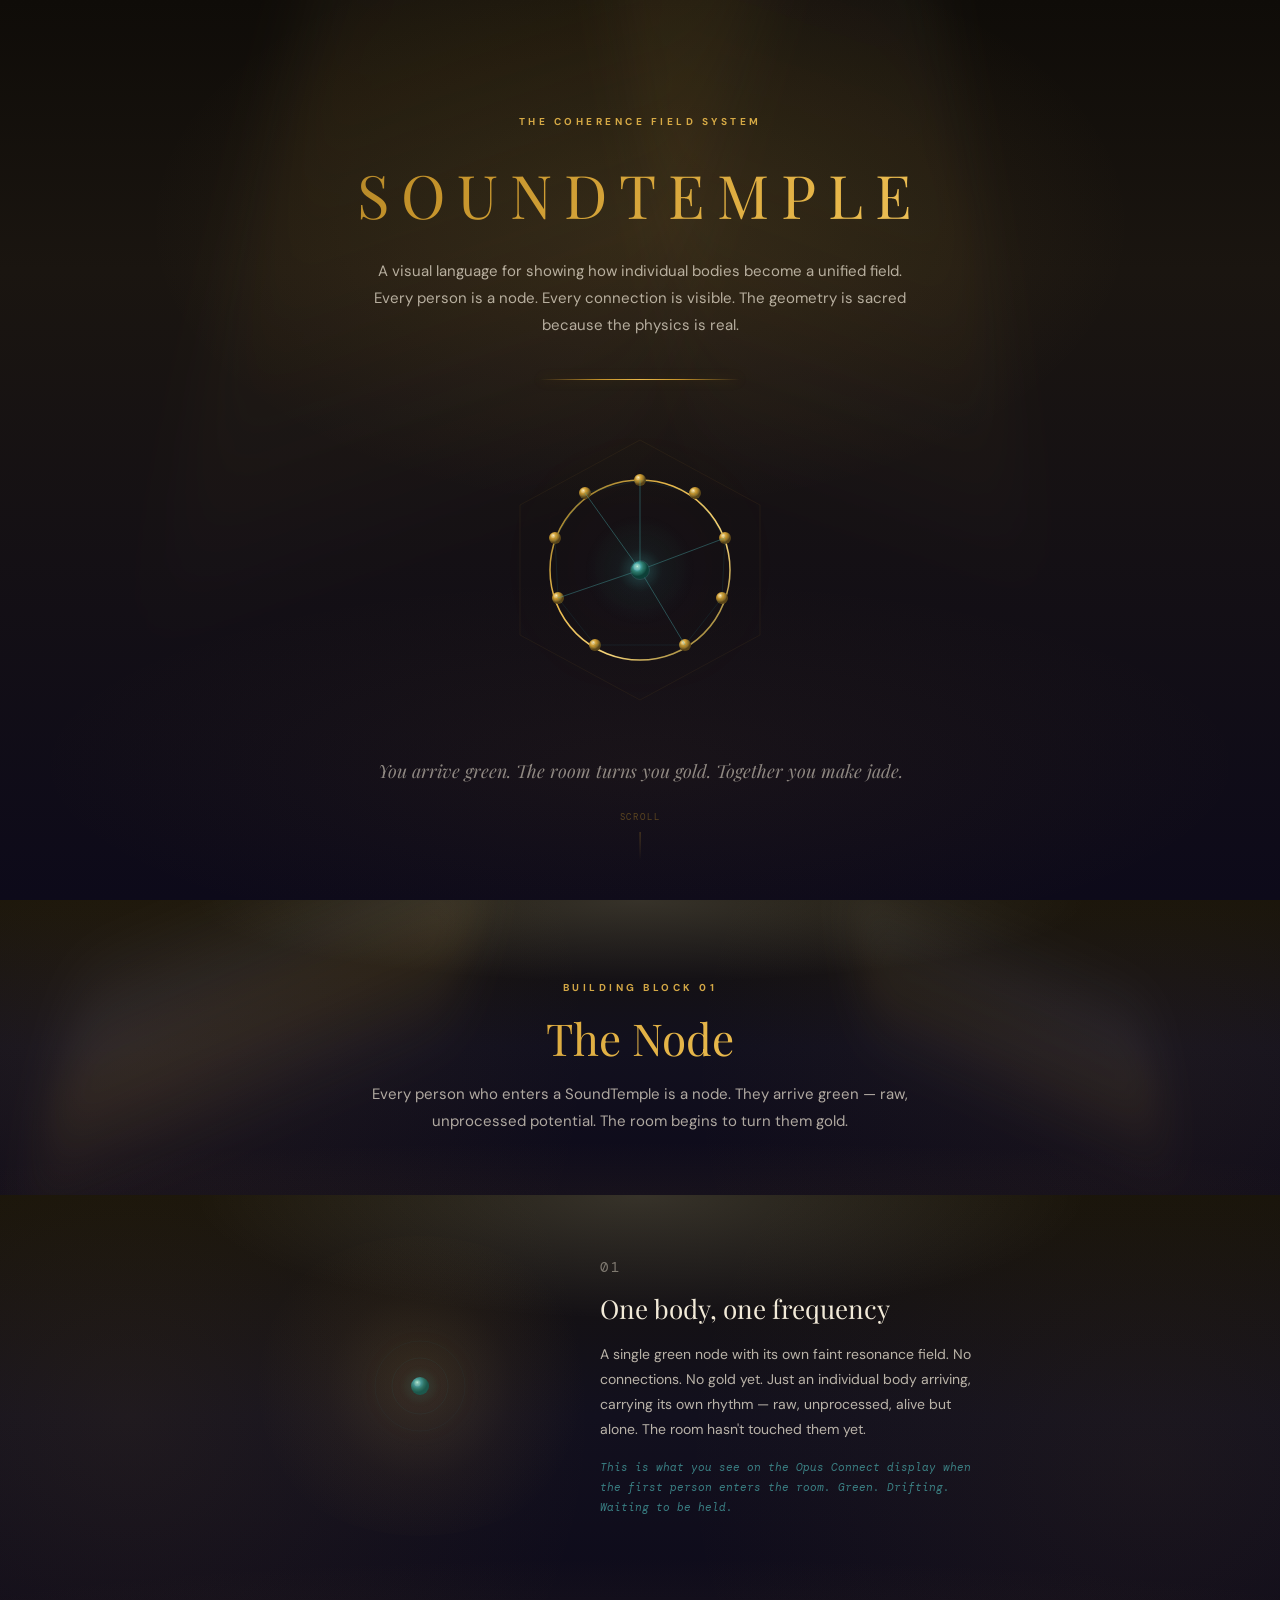
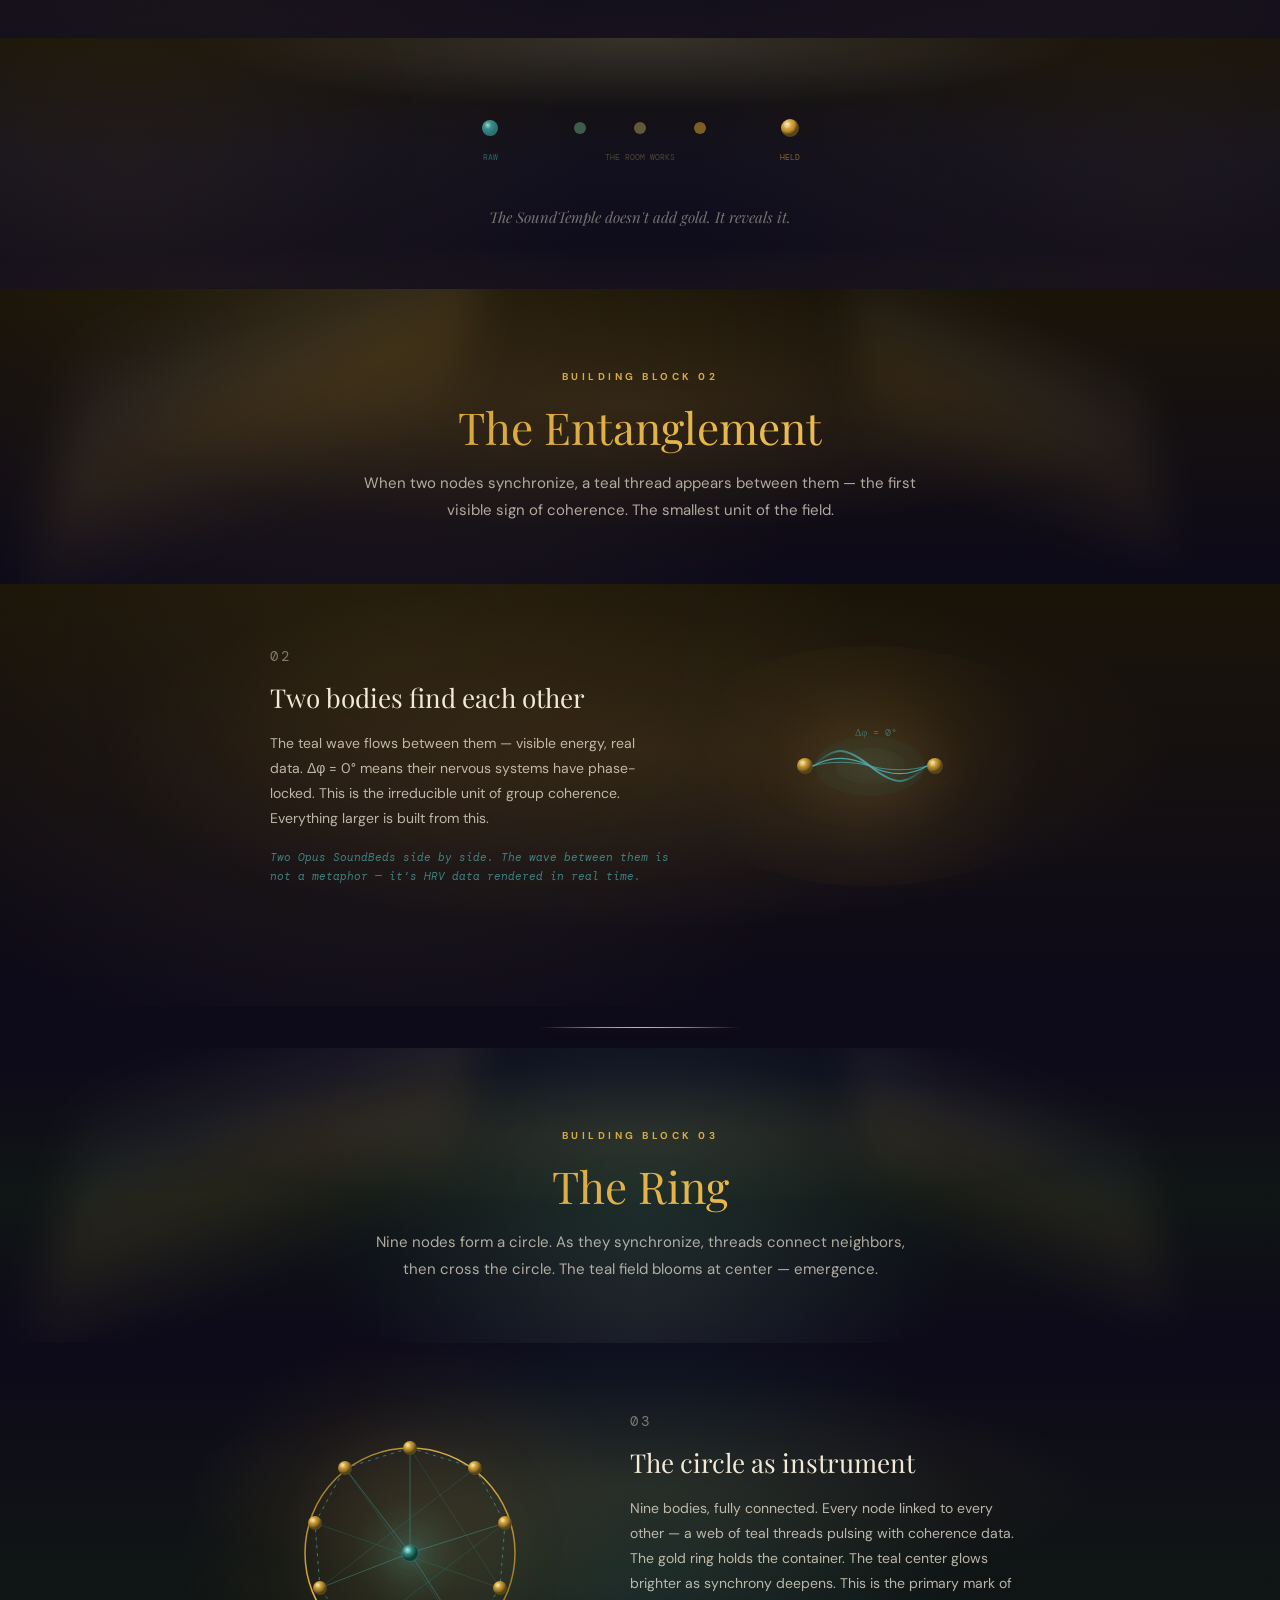
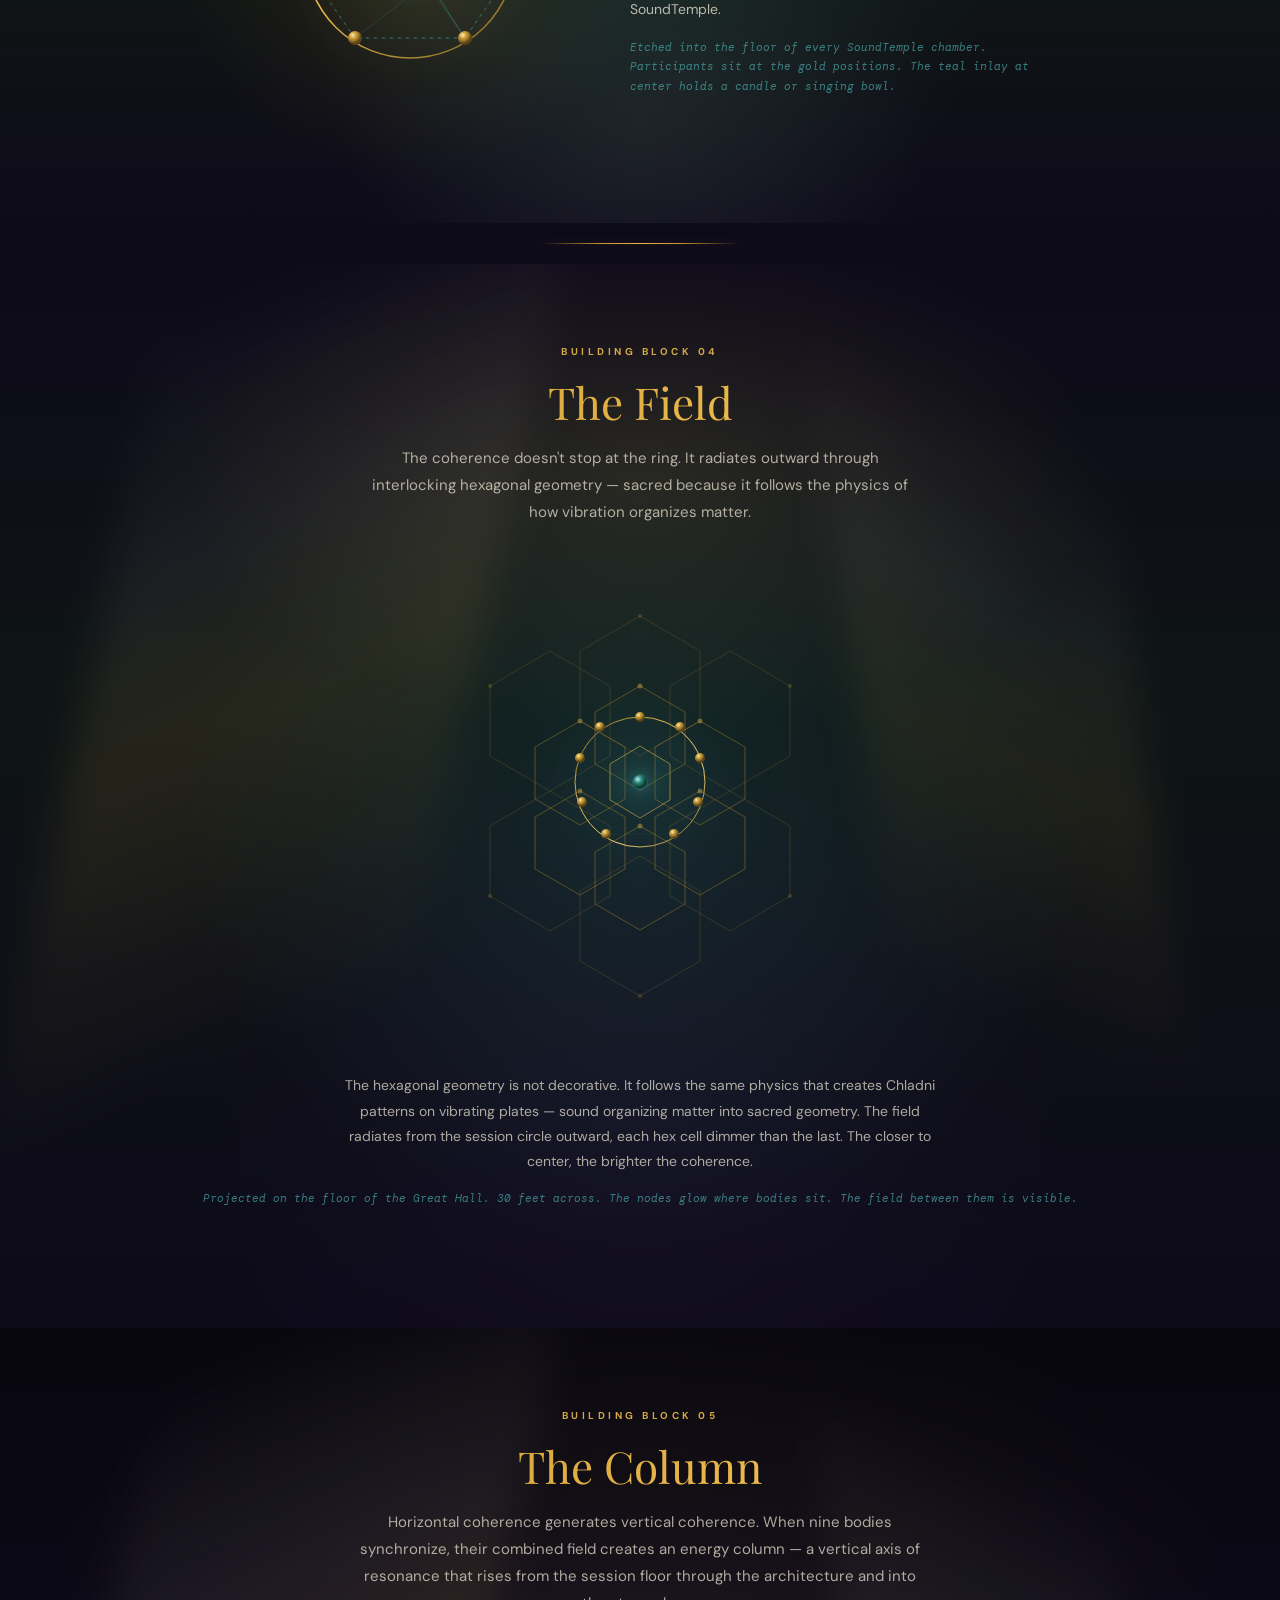
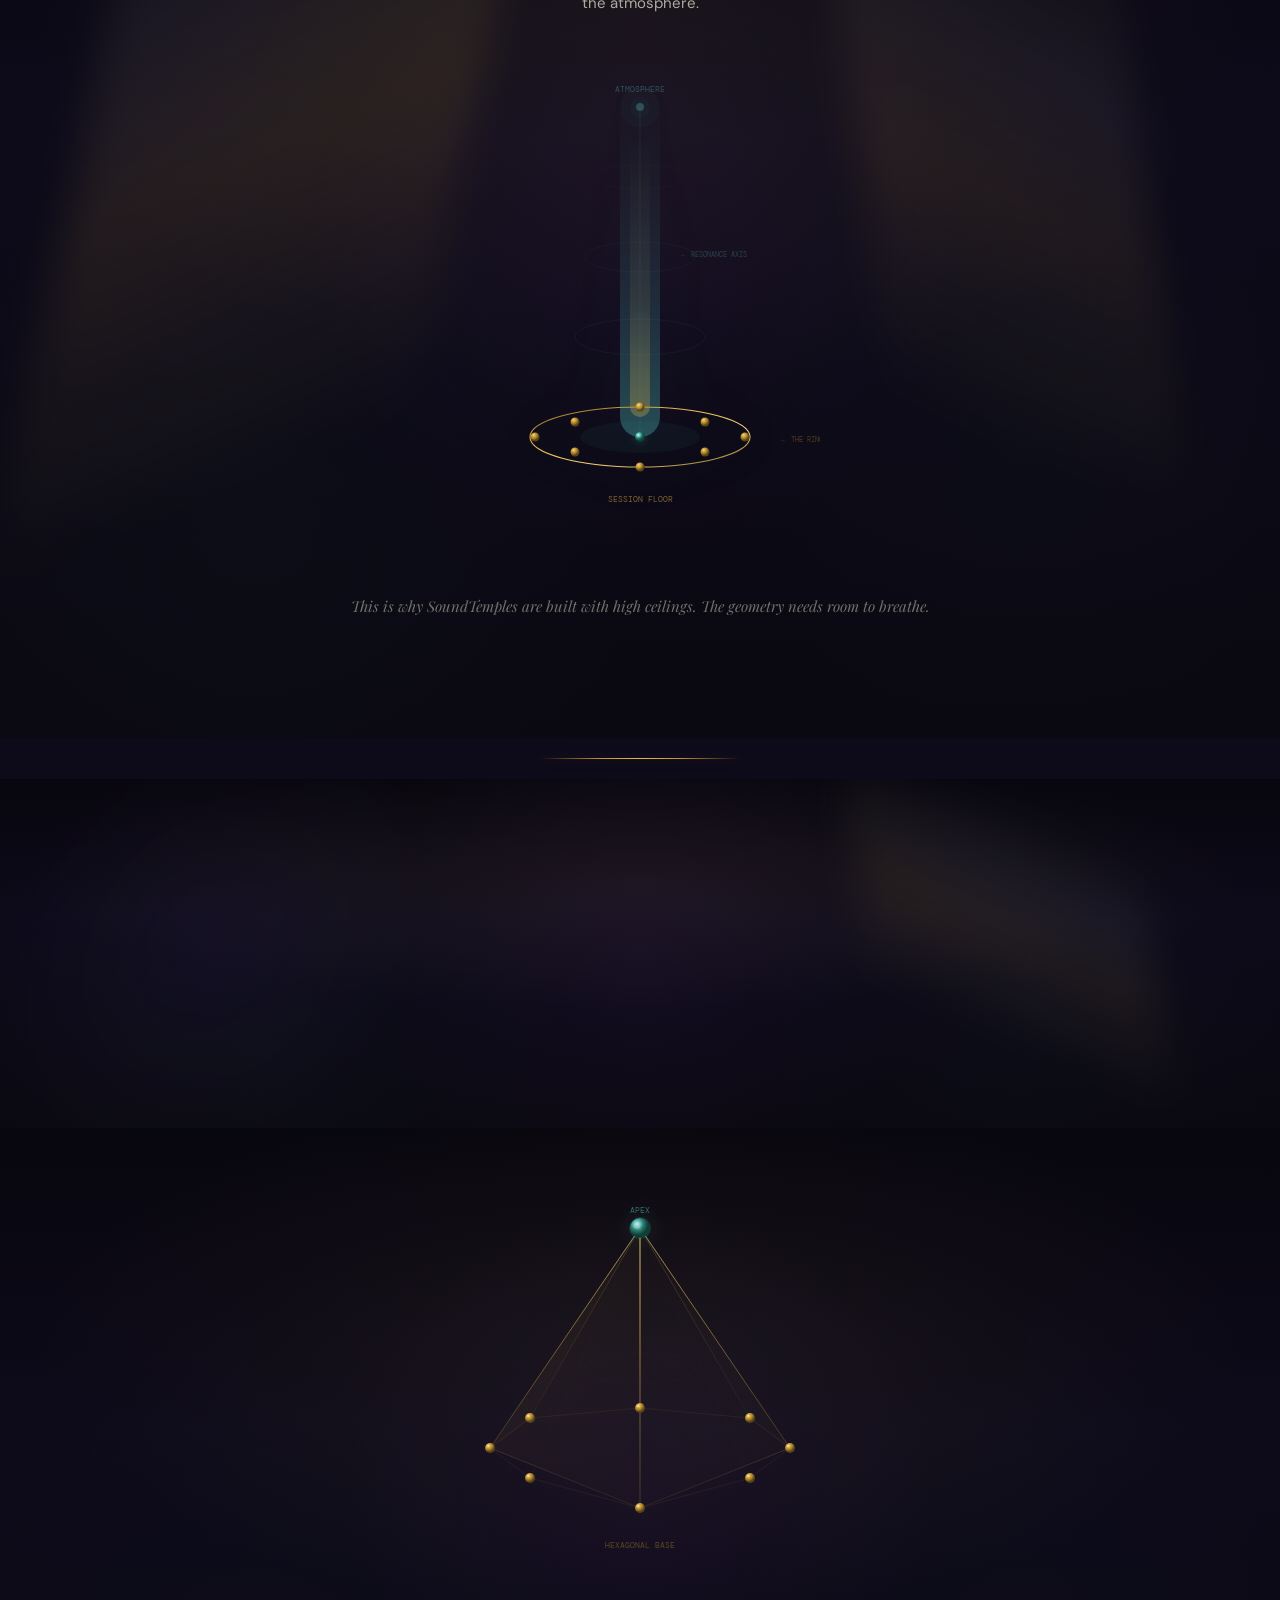
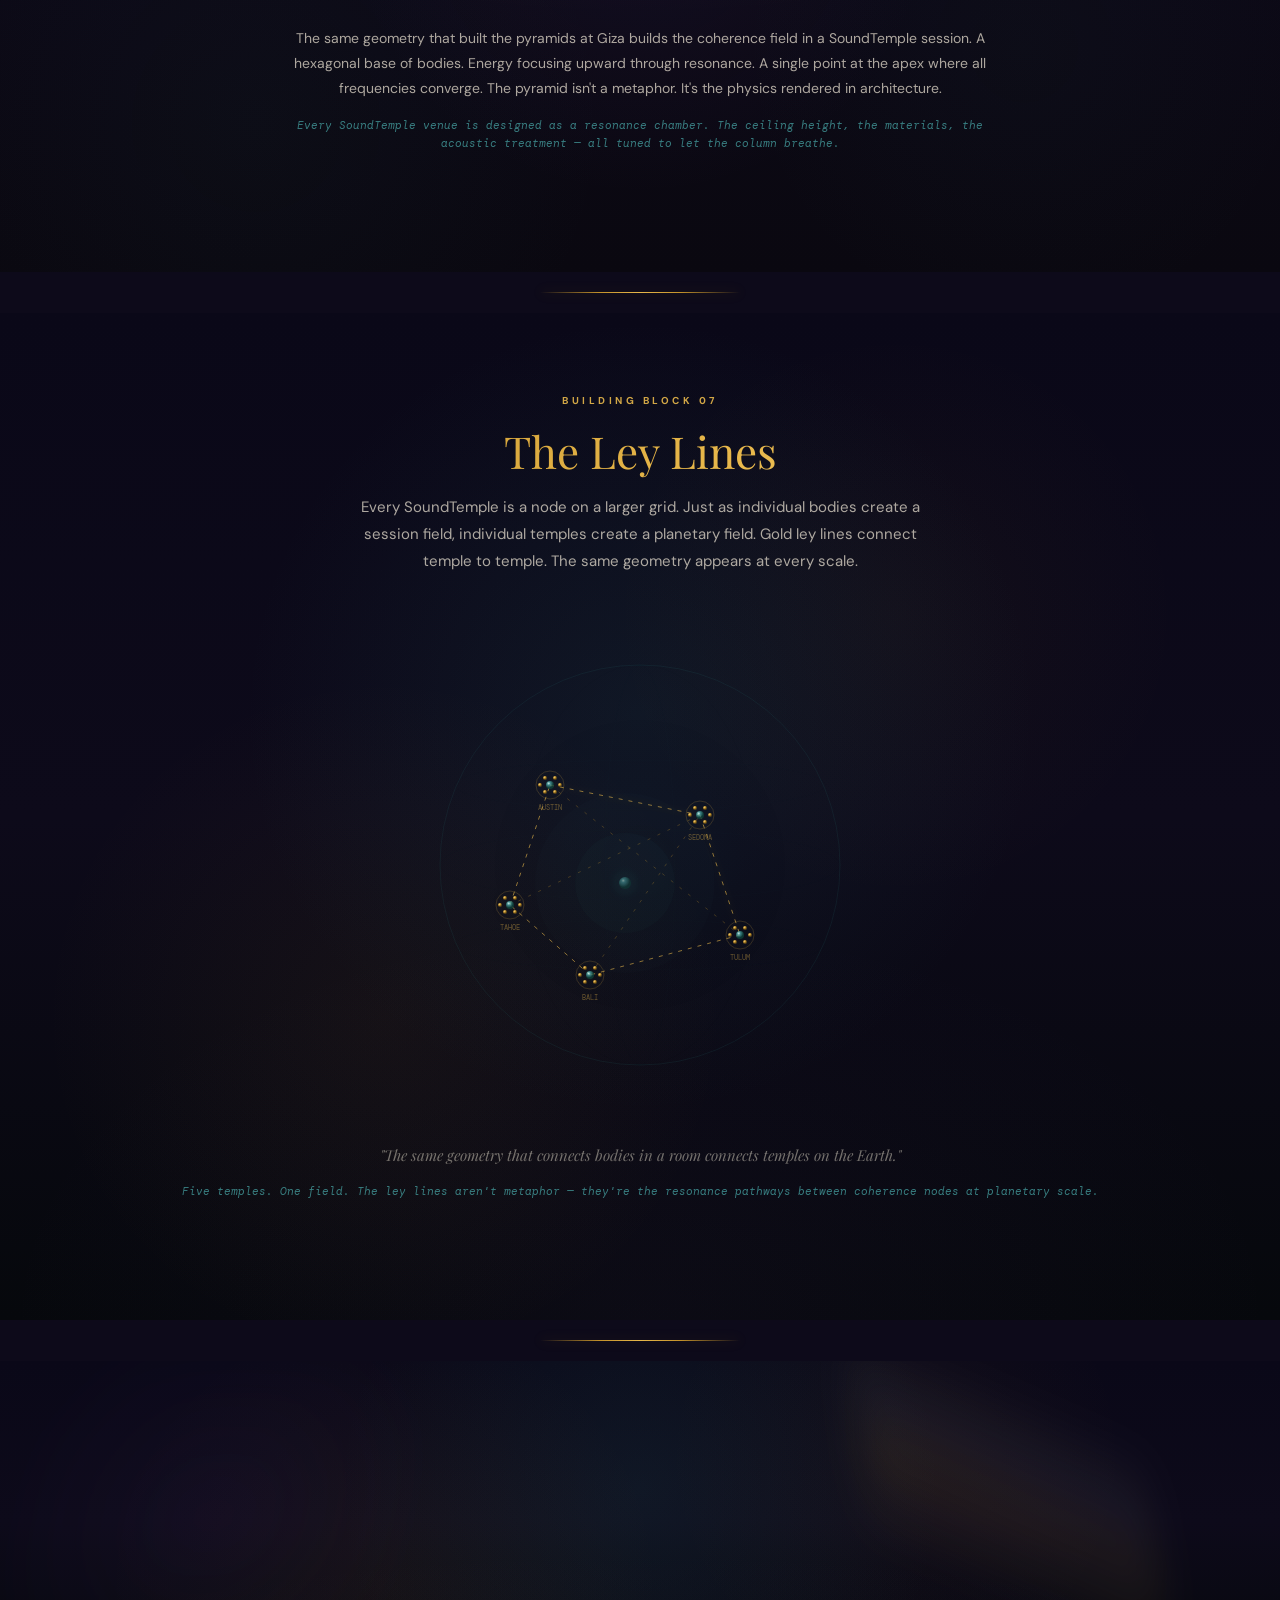
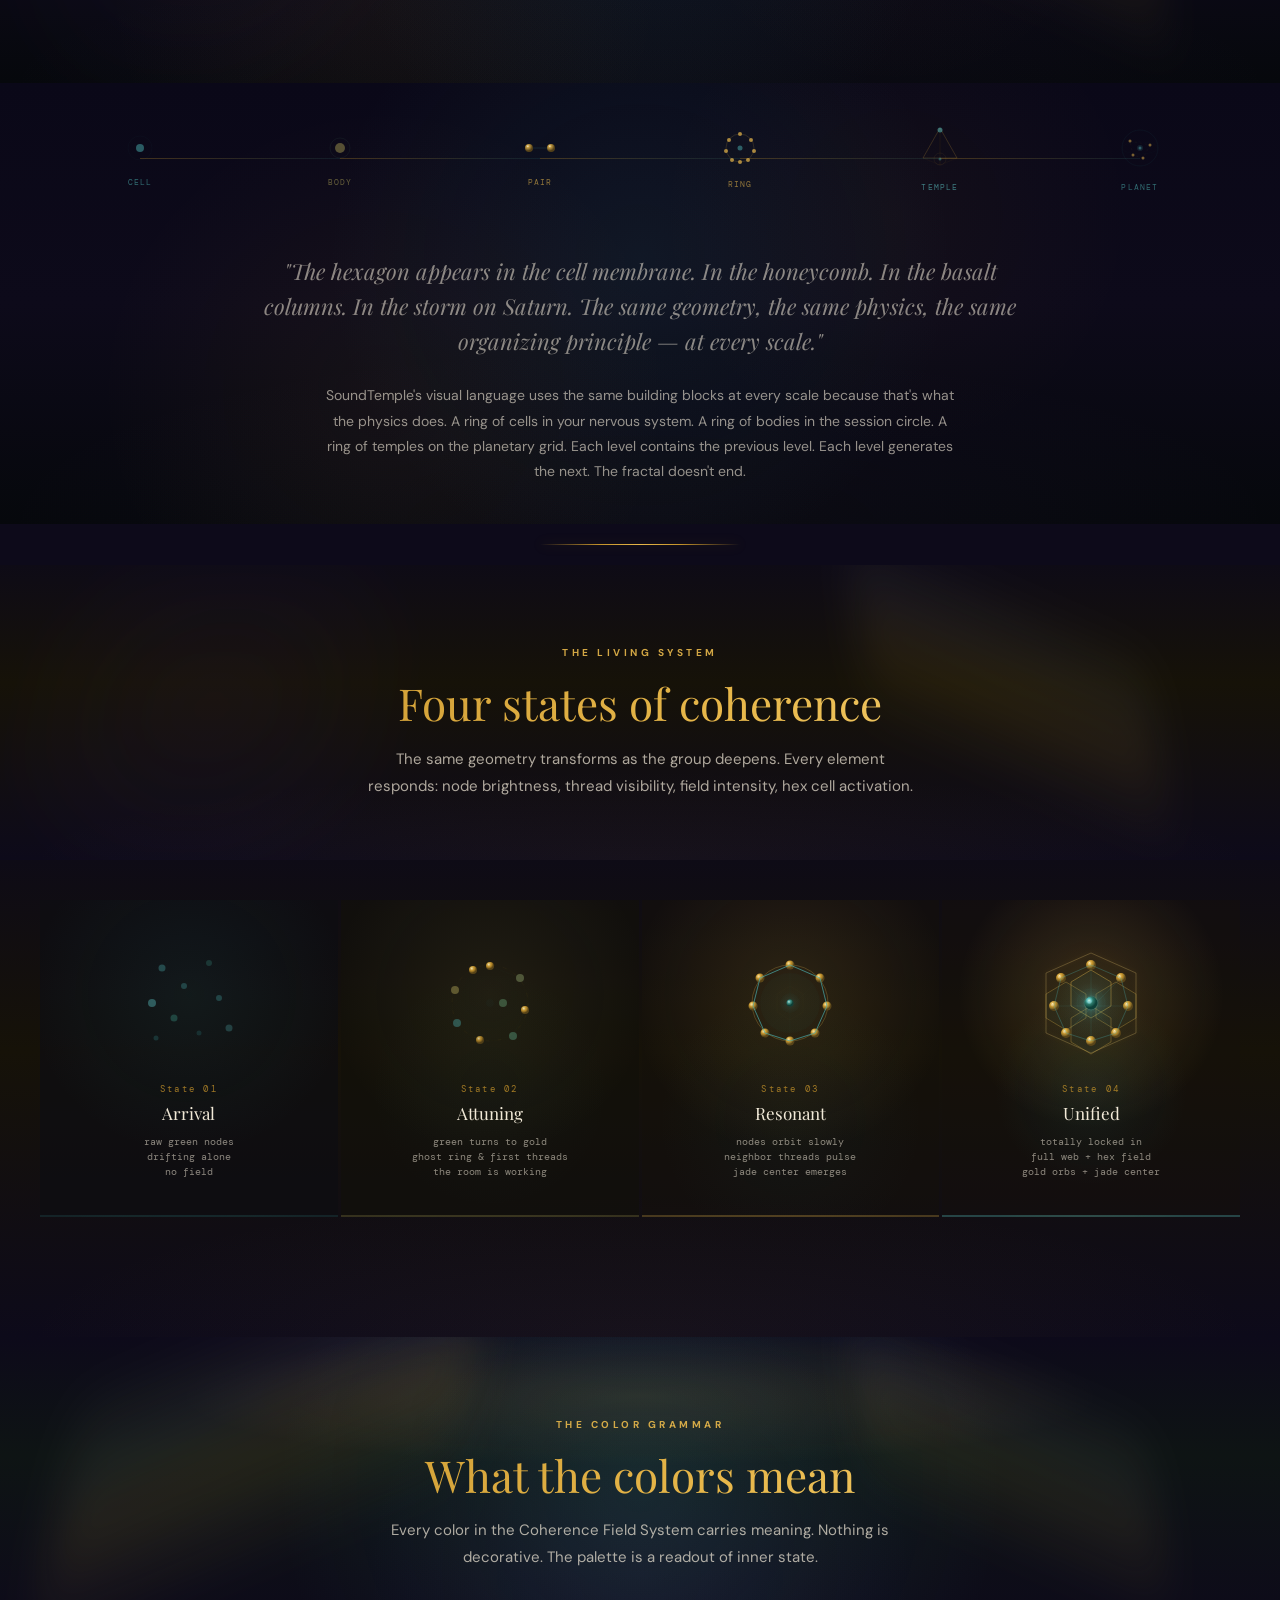
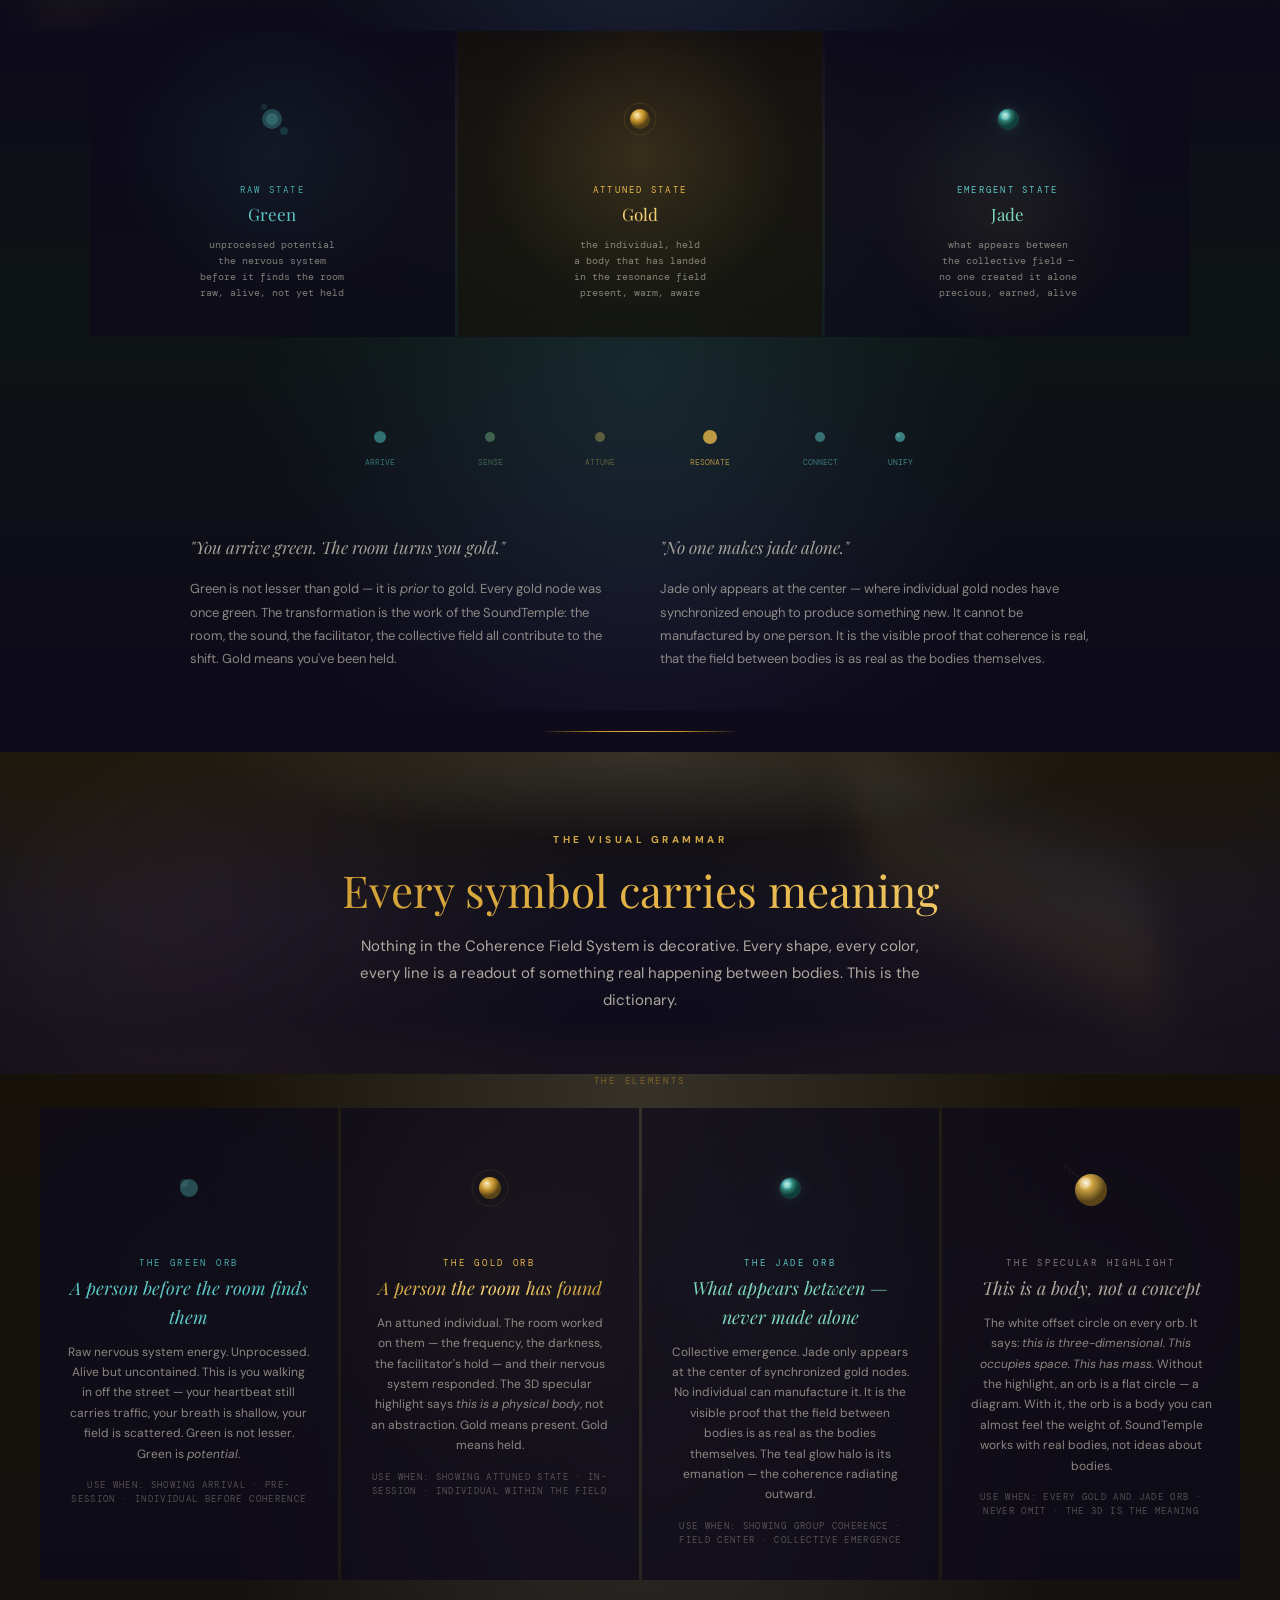
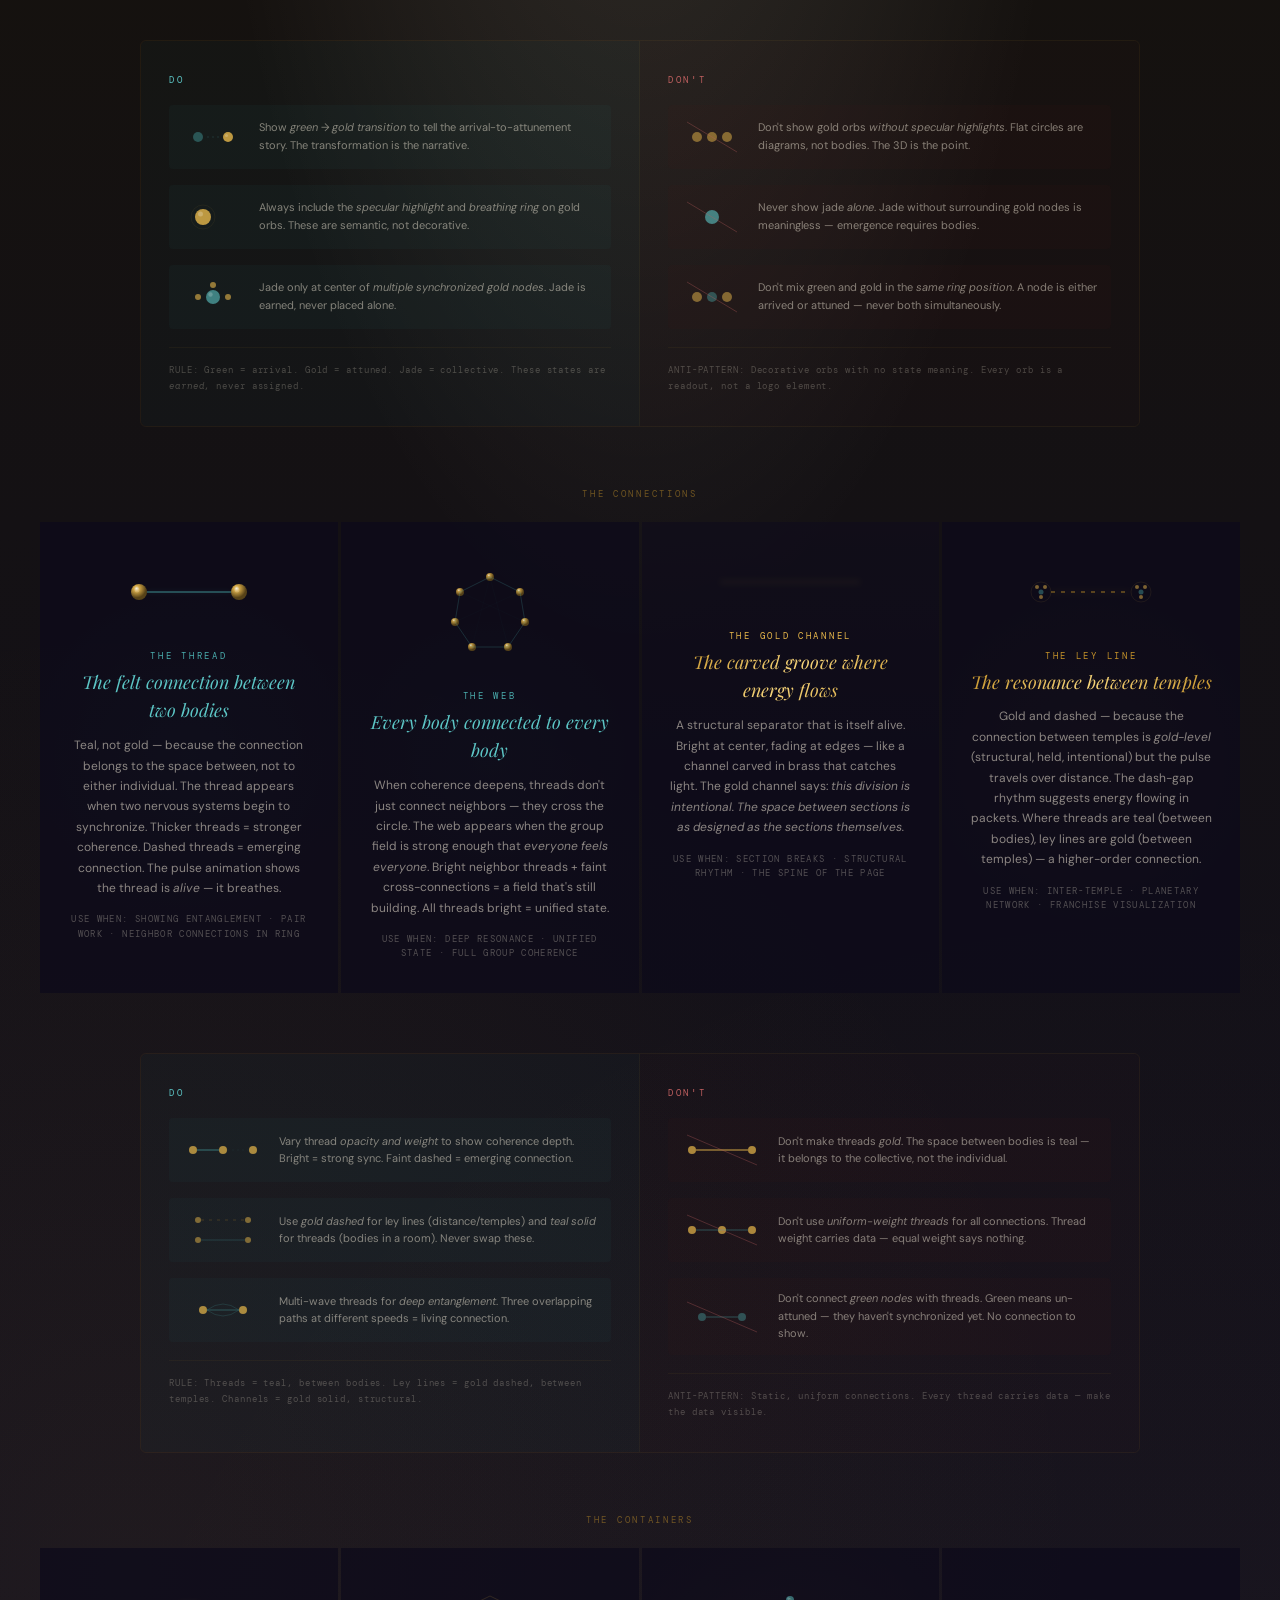
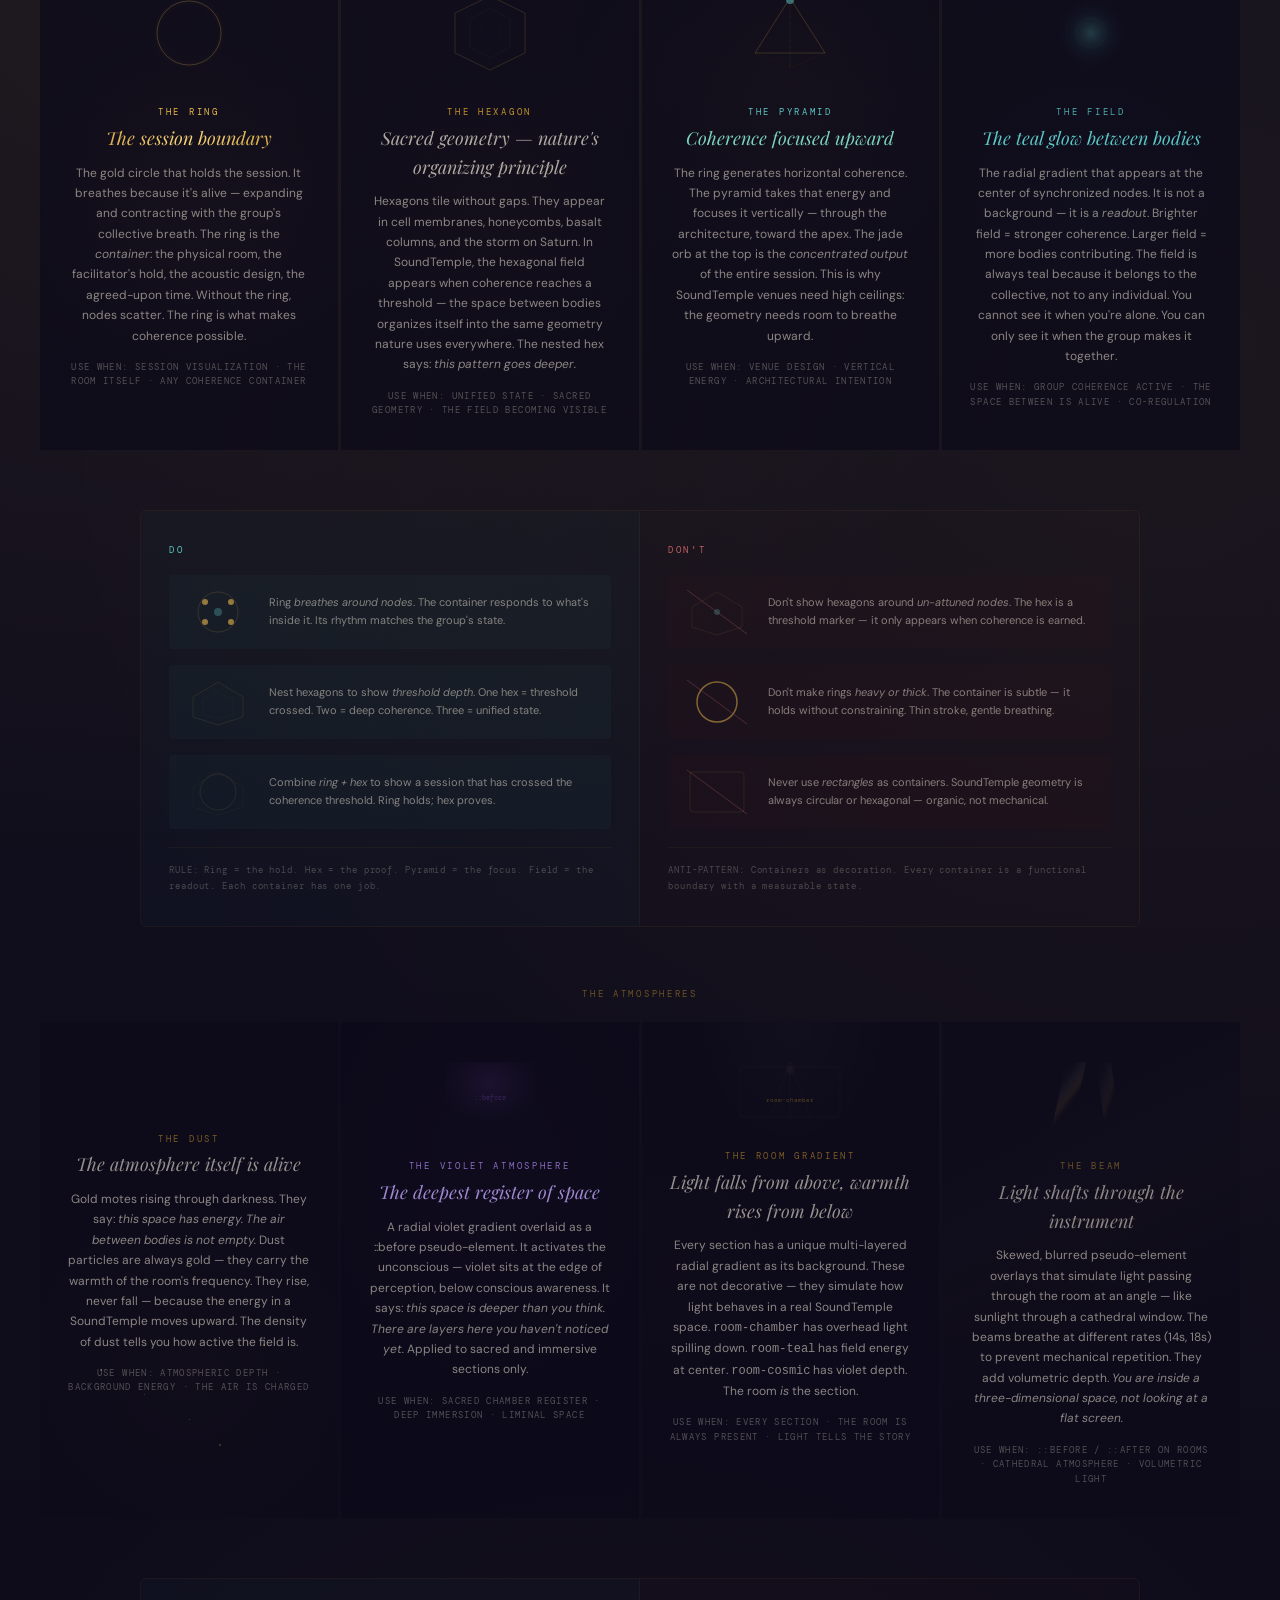
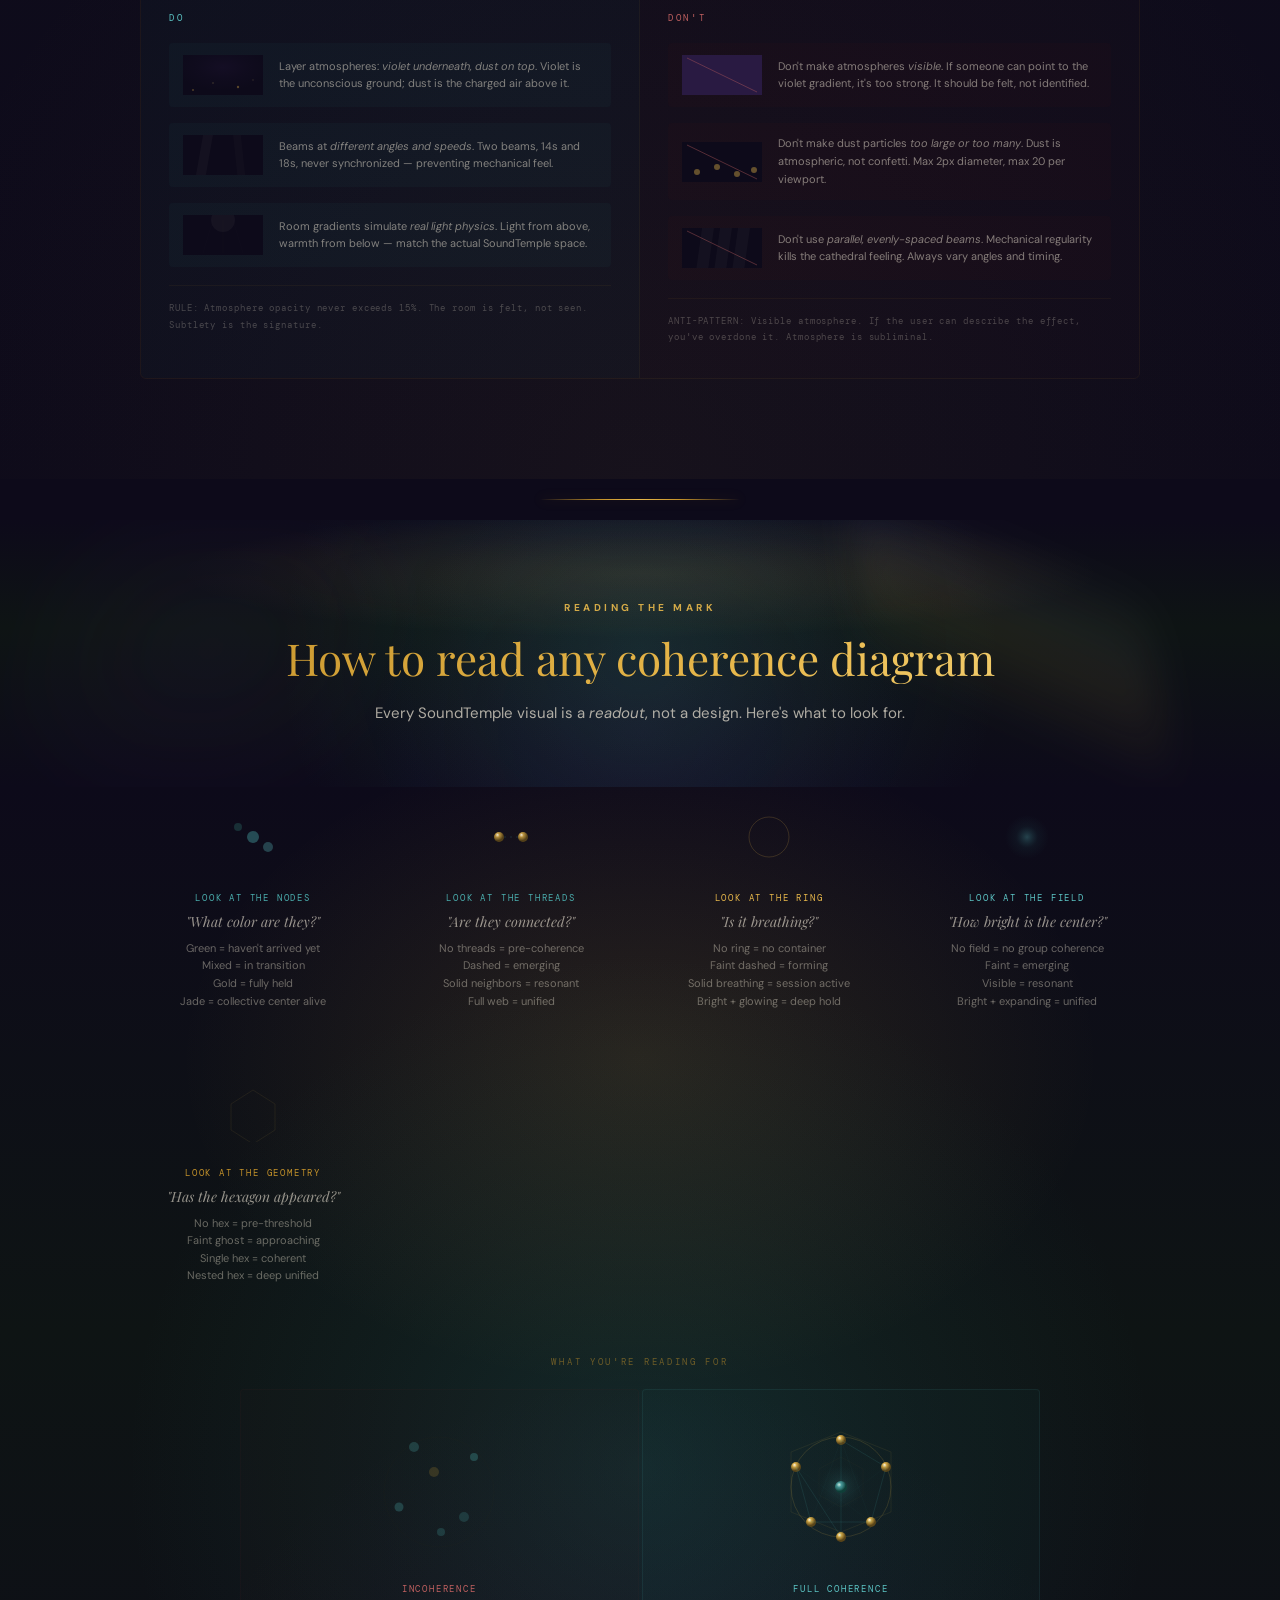
<file: logo-explorations.html>
<!DOCTYPE html>
<html lang="en">
<head>
<meta charset="UTF-8">
<meta name="viewport" content="width=device-width, initial-scale=1.0">
<title>SoundTemple — The Coherence Field System</title>
<link href="https://fonts.googleapis.com/css2?family=Playfair+Display:ital,wght@0,400;0,700;1,400&family=DM+Sans:wght@400;500;700&family=DM+Mono:wght@400&display=swap" rel="stylesheet">
<style>
:root {
  --dark: #0D0A1A;
  --gold: #C4922A;
  --gold-light: #E8B84B;
  --gold-bright: #F5D47A;
  --gold-dark: #7A6520;
  --teal: #2D7D7D;
  --teal-light: #4AADAD;
  --teal-bright: #5CC5C5;
  --ivory: #F2EAD8;
  --violet: #2A1540;
}

* { margin: 0; padding: 0; box-sizing: border-box; }

html { scroll-behavior: smooth; }

body {
  background: var(--dark);
  color: var(--ivory);
  font-family: 'DM Sans', sans-serif;
  line-height: 1.6;
  overflow-x: hidden;
}

/* ── ROOMS ── */
.room {
  position: relative;
  min-height: 100vh;
  overflow: hidden;
  display: flex;
  flex-direction: column;
  justify-content: center;
  align-items: center;
  padding: 100px 40px;
}
.room-half { min-height: 60vh; }
.room-auto { min-height: auto; }

.room-hero {
  background:
    radial-gradient(ellipse 55% 45% at 50% 25%, rgba(212,165,74,0.12) 0%, transparent 70%),
    radial-gradient(ellipse 80% 35% at 50% 85%, rgba(196,146,42,0.05) 0%, transparent 60%),
    linear-gradient(180deg, #0F0C08 0%, #1A1510 30%, #0D0A1A 100%);
}
.room-hero::before {
  content: '';
  position: absolute;
  top: -20%;
  left: 15%;
  width: 35%;
  height: 140%;
  background: linear-gradient(160deg, rgba(255,248,231,0.04) 0%, rgba(232,184,75,0.06) 20%, rgba(232,184,75,0.03) 40%, transparent 60%);
  transform: skewX(-15deg);
  filter: blur(30px);
  pointer-events: none;
  animation: beamBreathe 12s ease-in-out infinite;
}
.room-hero::after {
  content: '';
  position: absolute;
  top: -10%;
  right: 20%;
  width: 25%;
  height: 130%;
  background: linear-gradient(200deg, rgba(255,248,231,0.03) 0%, rgba(232,184,75,0.05) 25%, transparent 55%);
  transform: skewX(10deg);
  filter: blur(25px);
  pointer-events: none;
  animation: beamBreathe 16s ease-in-out infinite;
  animation-delay: -4s;
}

.room-chamber {
  background:
    radial-gradient(ellipse 50% 40% at 50% 0%, rgba(255,248,231,0.14) 0%, transparent 70%),
    radial-gradient(circle at 10% 50%, rgba(196,146,42,0.08) 0%, transparent 40%),
    radial-gradient(circle at 90% 60%, rgba(196,146,42,0.06) 0%, transparent 40%),
    radial-gradient(ellipse 100% 30% at 50% 100%, rgba(140,110,50,0.08) 0%, transparent 60%),
    linear-gradient(180deg, #16120A 0%, #12101E 50%, #0D0A1A 100%);
}

.room-warm {
  background:
    radial-gradient(ellipse 60% 60% at 50% 40%, rgba(196,146,42,0.14) 0%, transparent 70%),
    radial-gradient(circle at 30% 20%, rgba(212,165,74,0.08) 0%, transparent 50%),
    linear-gradient(180deg, #1A1408 0%, #0D0A1A 100%);
}

.room-teal {
  background:
    radial-gradient(circle at 50% 50%, rgba(45,125,125,0.16) 0%, transparent 50%),
    radial-gradient(ellipse 60% 40% at 50% 30%, rgba(232,184,75,0.1) 0%, transparent 60%),
    radial-gradient(circle at 50% 80%, rgba(255,214,153,0.06) 0%, transparent 40%),
    linear-gradient(180deg, #0D0A1A 0%, #101514 50%, #0D0A1A 100%);
}

.room-cathedral {
  background:
    conic-gradient(from 200deg at 30% 0%, transparent 42%, rgba(232,184,75,0.08) 46%, rgba(255,248,231,0.12) 50%, rgba(232,184,75,0.08) 54%, transparent 58%),
    conic-gradient(from 160deg at 70% 0%, transparent 42%, rgba(232,184,75,0.06) 46%, rgba(255,248,231,0.1) 50%, rgba(232,184,75,0.06) 54%, transparent 58%),
    radial-gradient(ellipse 80% 50% at 50% 100%, rgba(140,110,50,0.08) 0%, transparent 60%),
    linear-gradient(180deg, #0E0B16 0%, #161208 40%, #0D0A1A 100%);
}

.room-deep {
  background:
    radial-gradient(circle at 50% 50%, rgba(45,125,125,0.2) 0%, rgba(45,125,125,0.08) 30%, transparent 55%),
    radial-gradient(ellipse 60% 40% at 50% 20%, rgba(232,184,75,0.12) 0%, transparent 60%),
    radial-gradient(circle at 50% 80%, rgba(107,63,160,0.08) 0%, transparent 40%),
    linear-gradient(180deg, #0D0A1A 0%, #0E1414 40%, #0D0A1A 100%);
}

/* Beam overlays */
.beam::before {
  content: '';
  position: absolute;
  top: -30%;
  left: 5%;
  width: 30%;
  height: 160%;
  background: linear-gradient(155deg, transparent 20%, rgba(255,248,231,0.06) 35%, rgba(232,184,75,0.1) 45%, transparent 65%);
  transform: skewX(-12deg);
  filter: blur(20px);
  pointer-events: none;
  animation: beamBreathe 14s ease-in-out infinite;
}
.beam::after {
  content: '';
  position: absolute;
  top: -20%;
  right: 10%;
  width: 22%;
  height: 140%;
  background: linear-gradient(205deg, transparent 25%, rgba(255,248,231,0.05) 38%, rgba(232,184,75,0.08) 48%, transparent 65%);
  transform: skewX(8deg);
  filter: blur(18px);
  pointer-events: none;
  animation: beamBreathe 18s ease-in-out infinite;
  animation-delay: -6s;
}

/* ── CONTENT ── */
.content {
  position: relative;
  z-index: 3;
  max-width: 1000px;
  width: 100%;
}

.eyebrow {
  font-size: 10px;
  font-weight: 700;
  letter-spacing: 0.35em;
  text-transform: uppercase;
  color: var(--gold-light);
  margin-bottom: 16px;
  opacity: 0.9;
}

/* Scroll indicator */
.scroll-hint {
  position: absolute;
  bottom: 40px;
  left: 50%;
  transform: translateX(-50%);
  display: flex;
  flex-direction: column;
  align-items: center;
  gap: 8px;
  z-index: 4;
  animation: breathe 4s ease-in-out infinite;
}
.scroll-hint span {
  font-family: 'DM Mono', monospace;
  font-size: 9px;
  letter-spacing: 0.2em;
  color: var(--gold);
  opacity: 0.4;
}
.scroll-hint::after {
  content: '';
  width: 1px;
  height: 28px;
  background: linear-gradient(180deg, var(--gold), transparent);
  opacity: 0.4;
}

h1 {
  font-family: 'Playfair Display', serif;
  font-size: clamp(36px, 6vw, 60px);
  font-weight: 400;
  letter-spacing: 0.2em;
  margin-bottom: 16px;
  background: linear-gradient(135deg, #8B6F2A 0%, #C4922A 15%, #E8B84B 35%, #F5D47A 50%, #E8B84B 65%, #C4922A 85%, #8B6F2A 100%);
  -webkit-background-clip: text;
  -webkit-text-fill-color: transparent;
  background-size: 200% 200%;
  animation: goldFlow 12s linear infinite;
}

h2 {
  font-family: 'Playfair Display', serif;
  font-size: clamp(26px, 4vw, 44px);
  font-weight: 400;
  margin-bottom: 16px;
  line-height: 1.2;
  background: linear-gradient(135deg, #C4922A 0%, #E8B84B 30%, #F5D47A 50%, #E8B84B 70%, #C4922A 100%);
  -webkit-background-clip: text;
  -webkit-text-fill-color: transparent;
  background-size: 200% 200%;
  animation: goldFlow 14s linear infinite;
}

h3 {
  font-family: 'Playfair Display', serif;
  font-size: clamp(18px, 2.5vw, 26px);
  font-weight: 400;
  margin-bottom: 12px;
}

.subtitle {
  font-size: 15px;
  color: rgba(242,234,216,0.7);
  max-width: 560px;
  line-height: 1.8;
}

.mono {
  font-family: 'DM Mono', monospace;
  font-size: 11px;
}

.gold-channel {
  width: 100%;
  max-width: 200px;
  height: 1px;
  margin: 40px auto;
  background: linear-gradient(90deg, transparent, var(--gold) 30%, var(--gold-light) 50%, var(--gold) 70%, transparent);
  box-shadow: 0 0 12px rgba(196,146,42,0.3);
  animation: breathe 8s ease-in-out infinite;
}

/* ── SCENE LAYOUTS ── */
.scene {
  display: flex;
  gap: 60px;
  align-items: center;
  max-width: 1100px;
  margin: 0 auto;
  padding: 60px 40px;
  position: relative;
  z-index: 3;
}
.scene.reverse { flex-direction: row-reverse; }
.scene-visual {
  flex: 0 0 320px;
  display: flex;
  align-items: center;
  justify-content: center;
  position: relative;
}
.scene-visual::before {
  content: '';
  position: absolute;
  inset: -25%;
  border-radius: 50%;
  background: radial-gradient(circle, rgba(232,184,75,0.15) 0%, rgba(196,146,42,0.05) 40%, transparent 70%);
  animation: breathe 10s ease-in-out infinite;
}
.scene-visual svg {
  position: relative;
  z-index: 2;
  filter: drop-shadow(0 0 30px rgba(232,184,75,0.2));
}
.scene-text { flex: 1; }
.scene-text p {
  font-size: 14px;
  color: rgba(242,234,216,0.75);
  line-height: 1.8;
  max-width: 420px;
}
.scene-text .context {
  margin-top: 16px;
  font-family: 'DM Mono', monospace;
  font-size: 11px;
  color: var(--teal-light);
  opacity: 0.7;
  font-style: italic;
}
.scene-num {
  font-family: 'DM Mono', monospace;
  font-size: 10px;
  letter-spacing: 0.2em;
  color: var(--gold);
  opacity: 0.6;
  margin-bottom: 8px;
}

/* Full-width centered scenes */
.scene-center {
  text-align: center;
  max-width: 1200px;
  margin: 0 auto;
  padding: 40px;
  position: relative;
  z-index: 3;
}

/* States strip */
.states-row {
  display: grid;
  grid-template-columns: repeat(4, 1fr);
  gap: 3px;
  width: 100%;
  max-width: 1200px;
  margin: 40px auto;
}
.state-cell {
  text-align: center;
  padding: 48px 16px 36px;
  position: relative;
  overflow: hidden;
  border-bottom: 2px solid transparent;
  transition: border-color 0.6s ease;
}
.state-cell:nth-child(1) { border-bottom-color: rgba(45,125,125,0.2); }
.state-cell:nth-child(2) { border-bottom-color: rgba(160,150,80,0.25); }
.state-cell:nth-child(3) { border-bottom-color: rgba(232,184,75,0.25); }
.state-cell:nth-child(4) { border-bottom-color: rgba(74,173,173,0.35); }
.state-cell:nth-child(1) { background: radial-gradient(circle at 50% 30%, rgba(45,125,125,0.1) 0%, transparent 60%), rgba(13,14,18,0.7); }
.state-cell:nth-child(2) { background: radial-gradient(circle at 50% 30%, rgba(160,150,80,0.1) 0%, transparent 60%), radial-gradient(circle at 50% 60%, rgba(45,125,125,0.04) 0%, transparent 50%), rgba(18,16,10,0.65); }
.state-cell:nth-child(3) { background: radial-gradient(circle at 50% 30%, rgba(232,184,75,0.12) 0%, transparent 60%), radial-gradient(circle at 50% 70%, rgba(45,125,125,0.06) 0%, transparent 50%), rgba(20,16,10,0.5); }
.state-cell:nth-child(4) { background: radial-gradient(circle at 50% 30%, rgba(232,184,75,0.18) 0%, transparent 50%), radial-gradient(circle at 50% 60%, rgba(45,125,125,0.12) 0%, transparent 40%), rgba(20,16,10,0.4); }
.state-cell svg { display: block; margin: 0 auto 24px; }
.state-label { font-family: 'DM Mono', monospace; font-size: 9px; letter-spacing: 0.25em; color: var(--gold); margin-bottom: 4px; opacity: 0.8; }
.state-name { font-family: 'Playfair Display', serif; font-size: 17px; margin-bottom: 6px; }
.state-desc { font-family: 'DM Mono', monospace; font-size: 10px; color: rgba(242,234,216,0.55); line-height: 1.5; }

/* Lockup */
.lockup {
  display: flex;
  align-items: center;
  gap: 28px;
  justify-content: center;
  padding: 36px 32px;
  position: relative;
}
.lockup + .lockup::before {
  content: '';
  position: absolute;
  top: 0;
  left: 15%;
  right: 15%;
  height: 1px;
  background: linear-gradient(90deg, transparent, rgba(196,146,42,0.2), transparent);
}
.wordmark {
  font-family: 'Playfair Display', serif;
  font-size: clamp(18px, 3vw, 26px);
  letter-spacing: 0.35em;
  background: linear-gradient(135deg, #C4922A 0%, #E8B84B 25%, #F5D47A 50%, #E8B84B 75%, #C4922A 100%);
  -webkit-background-clip: text;
  -webkit-text-fill-color: transparent;
  background-size: 200% 200%;
  animation: goldFlow 16s linear infinite;
}

/* Application cards */
.app-grid {
  display: grid;
  grid-template-columns: repeat(auto-fit, minmax(260px, 1fr));
  gap: 24px;
  max-width: 1100px;
  margin: 40px auto;
  padding: 0 40px;
}
.app-card {
  padding: 32px 24px;
  border: 1px solid rgba(196,146,42,0.15);
  background: radial-gradient(circle at 50% 30%, rgba(196,146,42,0.06) 0%, transparent 70%), rgba(20,16,10,0.5);
  position: relative;
  z-index: 3;
}
.app-card h4 {
  font-size: 13px;
  font-weight: 700;
  letter-spacing: 0.15em;
  text-transform: uppercase;
  color: var(--gold-light);
  margin-bottom: 8px;
  opacity: 0.9;
}
.app-card p {
  font-size: 13px;
  color: rgba(242,234,216,0.65);
  line-height: 1.6;
}
.app-card svg { display: block; margin: 0 auto 20px; }

/* Violet atmospheric overlay */
.violet-atmosphere::before {
  content: '';
  position: absolute;
  inset: 0;
  background: radial-gradient(ellipse 80% 60% at 50% 30%, rgba(107,63,160,0.06) 0%, transparent 70%);
  pointer-events: none;
  z-index: 1;
}

/* App card hover */
.app-card {
  transition: border-color 0.6s ease, box-shadow 0.6s ease, transform 0.6s ease;
}
.app-card:hover {
  border-color: rgba(232,184,75,0.3);
  box-shadow: 0 0 30px rgba(196,146,42,0.08), inset 0 0 30px rgba(196,146,42,0.03);
  transform: translateY(-2px);
}

/* Dust */
.dust-field { position: absolute; inset: 0; pointer-events: none; z-index: 2; overflow: hidden; }

/* ── ANIMATIONS ── */
@keyframes breathe { 0%,100% { opacity: 0.4; } 50% { opacity: 1; } }
@keyframes breatheSlow { 0%,100% { opacity: 0.25; } 50% { opacity: 0.8; } }
@keyframes breatheScale { 0%,100% { transform: scale(1); opacity: 0.5; } 50% { transform: scale(1.08); opacity: 1; } }
@keyframes breatheScaleLarge { 0%,100% { transform: scale(0.92); opacity: 0.3; } 50% { transform: scale(1.12); opacity: 0.85; } }
@keyframes drift { 0% { transform: translate(0,0); } 20% { transform: translate(3px,-2px); } 40% { transform: translate(-2px,3px); } 60% { transform: translate(2px,1px); } 80% { transform: translate(-1px,-2px); } 100% { transform: translate(0,0); } }
@keyframes driftWide { 0% { transform: translate(0,0); } 25% { transform: translate(6px,-4px); } 50% { transform: translate(-4px,5px); } 75% { transform: translate(3px,2px); } 100% { transform: translate(0,0); } }
@keyframes sync { 0%,100% { transform: translateY(0); } 50% { transform: translateY(-3px); } }
@keyframes syncSlow { 0%,100% { transform: translateY(0); opacity: 0.7; } 50% { transform: translateY(-2px); opacity: 1; } }
@keyframes waveFlow { 0% { stroke-dashoffset: 0; } 100% { stroke-dashoffset: -60; } }
@keyframes energyFlow {
  0% { d: path("M73,80 C95,60 105,60 130,80 C155,100 165,100 187,80"); opacity: 0.5; }
  25% { d: path("M73,80 C95,68 105,68 130,80 C155,92 165,92 187,80"); opacity: 0.65; }
  50% { d: path("M73,80 C95,60 105,60 130,80 C155,100 165,100 187,80"); opacity: 0.5; }
  75% { d: path("M73,80 C95,55 110,55 130,80 C150,105 165,105 187,80"); opacity: 0.6; }
  100% { d: path("M73,80 C95,60 105,60 130,80 C155,100 165,100 187,80"); opacity: 0.5; }
}
@keyframes energyFlow2 {
  0% { d: path("M73,80 C90,70 110,70 130,80 C150,90 170,90 187,80"); opacity: 0.3; }
  33% { d: path("M73,80 C90,62 110,62 130,80 C150,98 170,98 187,80"); opacity: 0.45; }
  66% { d: path("M73,80 C90,74 110,74 130,80 C150,86 170,86 187,80"); opacity: 0.25; }
  100% { d: path("M73,80 C90,70 110,70 130,80 C150,90 170,90 187,80"); opacity: 0.3; }
}
@keyframes energyFlow3 {
  0% { d: path("M73,80 C88,75 112,75 130,80 C148,85 172,85 187,80"); opacity: 0.15; }
  50% { d: path("M73,80 C88,65 112,65 130,80 C148,95 172,95 187,80"); opacity: 0.3; }
  100% { d: path("M73,80 C88,75 112,75 130,80 C148,85 172,85 187,80"); opacity: 0.15; }
}
@keyframes shimmer { 0% { opacity: 0.4; } 25% { opacity: 0.9; } 50% { opacity: 0.4; } 75% { opacity: 0.75; } 100% { opacity: 0.4; } }
@keyframes connectPulse { 0%,100% { stroke-opacity: 0.15; } 50% { stroke-opacity: 0.55; } }
@keyframes bloomOpen { 0%,100% { transform: scale(0.85); opacity: 0.35; } 50% { transform: scale(1.15); opacity: 0.9; } }
@keyframes goldFlow { 0% { background-position: 0% 50%; } 50% { background-position: 100% 50%; } 100% { background-position: 0% 50%; } }
@keyframes beamBreathe { 0%,100% { opacity: 0.6; } 50% { opacity: 1; } }
@keyframes dustFloat { 0% { transform: translateY(0) translateX(0); opacity: 0; } 10% { opacity: 0.6; } 90% { opacity: 0.35; } 100% { transform: translateY(-100vh) translateX(30px); opacity: 0; } }
@keyframes dustFloat2 { 0% { transform: translateY(0) translateX(0); opacity: 0; } 15% { opacity: 0.45; } 85% { opacity: 0.25; } 100% { transform: translateY(-80vh) translateX(-20px); opacity: 0; } }
@keyframes rippleOut { 0% { r: 0; opacity: 0.5; stroke-width: 1; } 100% { r: 80; opacity: 0; stroke-width: 0.2; } }
@keyframes fieldPulse { 0%,100% { fill-opacity: 0.03; } 50% { fill-opacity: 0.08; } }
@keyframes hexWave {
  0%,100% { fill-opacity: 0.04; stroke-opacity: 0.18; }
  50% { fill-opacity: 0.12; stroke-opacity: 0.45; }
}
@keyframes orbitSlow { 0% { transform: rotate(0deg); } 100% { transform: rotate(360deg); } }
@keyframes nodeGlow {
  0%,100% { filter: drop-shadow(0 0 4px rgba(232,184,75,0.35)); }
  50% { filter: drop-shadow(0 0 12px rgba(232,184,75,0.7)); }
}
@keyframes threadPulse {
  0% { stroke-dashoffset: 0; stroke-opacity: 0.1; }
  50% { stroke-opacity: 0.4; }
  100% { stroke-dashoffset: -20; stroke-opacity: 0.1; }
}

.reveal { opacity: 0; transform: translateY(30px); transition: opacity 1.4s cubic-bezier(0.16, 1, 0.3, 1), transform 1.4s cubic-bezier(0.16, 1, 0.3, 1); }
.reveal.visible { opacity: 1; transform: translateY(0); }

/* Gold channel between building blocks */
.section-break {
  width: 100%;
  display: flex;
  justify-content: center;
  padding: 20px 0;
  position: relative;
  z-index: 3;
}
.section-break .gold-channel { margin: 0; }

@media (max-width: 768px) {
  .scene { flex-direction: column !important; gap: 30px; padding: 40px 24px; }
  .scene-visual { flex: 0 0 auto; }
  .states-row { grid-template-columns: repeat(2, 1fr); }
  .app-grid { grid-template-columns: 1fr; }
  .lockup { flex-direction: column; gap: 16px; }
}

/* ── NEW: Expanded system animations ── */
@keyframes riseUp {
  0% { transform: translateY(0); opacity: 0.3; }
  50% { transform: translateY(-8px); opacity: 0.8; }
  100% { transform: translateY(0); opacity: 0.3; }
}
@keyframes columnPulse {
  0%,100% { opacity: 0.15; height: 60%; }
  50% { opacity: 0.4; height: 65%; }
}
@keyframes leyPulse {
  0% { stroke-dashoffset: 0; stroke-opacity: 0.08; }
  50% { stroke-opacity: 0.35; }
  100% { stroke-dashoffset: -40; stroke-opacity: 0.08; }
}
@keyframes pyramidGlow {
  0%,100% { filter: drop-shadow(0 0 8px rgba(232,184,75,0.15)); }
  50% { filter: drop-shadow(0 0 20px rgba(232,184,75,0.4)); }
}
@keyframes globeRotate { 0% { transform: rotate(0deg); } 100% { transform: rotate(360deg); } }
@keyframes fractalReveal {
  0% { opacity: 0; transform: scale(0.8); }
  100% { opacity: 1; transform: scale(1); }
}
@keyframes energyRise {
  0% { transform: translateY(0); opacity: 0; }
  20% { opacity: 0.6; }
  80% { opacity: 0.4; }
  100% { transform: translateY(-120px); opacity: 0; }
}

/* Room: cosmic deep space */
.room-cosmic {
  background:
    radial-gradient(circle at 50% 50%, rgba(107,63,160,0.08) 0%, transparent 40%),
    radial-gradient(ellipse 80% 60% at 50% 30%, rgba(232,184,75,0.06) 0%, transparent 60%),
    radial-gradient(circle at 20% 80%, rgba(45,125,125,0.04) 0%, transparent 30%),
    radial-gradient(circle at 80% 70%, rgba(45,125,125,0.03) 0%, transparent 25%),
    linear-gradient(180deg, #08060E 0%, #0D0A1A 40%, #0A0810 100%);
}

/* Room: planetary scale */
.room-planetary {
  background:
    radial-gradient(circle at 50% 40%, rgba(45,125,125,0.12) 0%, transparent 45%),
    radial-gradient(circle at 30% 70%, rgba(196,146,42,0.06) 0%, transparent 30%),
    radial-gradient(circle at 70% 30%, rgba(196,146,42,0.04) 0%, transparent 25%),
    radial-gradient(ellipse 100% 80% at 50% 100%, rgba(107,63,160,0.06) 0%, transparent 50%),
    linear-gradient(180deg, #0A0818 0%, #0D0A1A 50%, #06080C 100%);
}

/* Scale labels */
.scale-row {
  display: flex;
  align-items: center;
  justify-content: center;
  gap: 0;
  max-width: 1200px;
  margin: 0 auto;
  position: relative;
  z-index: 3;
}
.scale-node {
  display: flex;
  flex-direction: column;
  align-items: center;
  gap: 8px;
  flex: 1;
  position: relative;
}
.scale-node::after {
  content: '';
  position: absolute;
  top: 50%;
  right: -50%;
  width: 100%;
  height: 1px;
  background: linear-gradient(90deg, rgba(196,146,42,0.3), rgba(45,125,125,0.15));
  z-index: -1;
}
.scale-node:last-child::after { display: none; }

@media (max-width: 768px) {
  .scale-row { flex-direction: column; gap: 24px; }
  .scale-node::after { display: none; }
}

/* ── VISUAL GRAMMAR ── */
.symbol-grid {
  display: grid;
  grid-template-columns: repeat(auto-fit, minmax(280px, 1fr));
  gap: 3px;
  max-width: 1200px;
  margin: 0 auto;
}
.symbol-card {
  padding: 40px 28px 32px;
  text-align: center;
  position: relative;
  overflow: hidden;
}
.symbol-card::before {
  content: '';
  position: absolute;
  inset: 0;
  background: rgba(13,10,26,0.75);
  z-index: 0;
}
.symbol-card > * { position: relative; z-index: 1; }
.symbol-card .symbol-name {
  font-family: 'DM Mono', monospace;
  font-size: 9px;
  letter-spacing: 0.3em;
  text-transform: uppercase;
  margin-bottom: 4px;
  margin-top: 20px;
}
.symbol-card .symbol-title {
  font-family: 'Playfair Display', serif;
  font-size: 18px;
  font-style: italic;
  margin-bottom: 10px;
}
.symbol-card .symbol-meaning {
  font-size: 12px;
  color: rgba(242,234,216,0.55);
  line-height: 1.7;
}
.symbol-card .symbol-when {
  font-family: 'DM Mono', monospace;
  font-size: 9px;
  color: rgba(242,234,216,0.3);
  letter-spacing: 0.15em;
  margin-top: 14px;
  line-height: 1.6;
}

/* Usage Rules — DO / DON'T panels */
.usage-panel {
  display: grid;
  grid-template-columns: 1fr 1fr;
  gap: 0;
  max-width: 1000px;
  margin: 0 auto 60px;
  border: 1px solid rgba(196,146,42,0.08);
  border-radius: 6px;
  overflow: hidden;
}
.usage-panel .usage-do,
.usage-panel .usage-dont {
  padding: 32px 28px;
  position: relative;
}
.usage-panel .usage-do {
  background: rgba(45,125,125,0.04);
  border-right: 1px solid rgba(196,146,42,0.06);
}
.usage-panel .usage-dont {
  background: rgba(90,30,30,0.04);
}
.usage-panel .usage-label {
  font-family: 'DM Mono', monospace;
  font-size: 9px;
  letter-spacing: 0.3em;
  text-transform: uppercase;
  margin-bottom: 18px;
  display: flex;
  align-items: center;
  gap: 8px;
}
.usage-do .usage-label { color: #5CC5C5; }
.usage-dont .usage-label { color: #C06060; }
.usage-example {
  display: flex;
  align-items: center;
  gap: 16px;
  margin-bottom: 16px;
  padding: 12px 14px;
  border-radius: 4px;
}
.usage-do .usage-example { background: rgba(45,125,125,0.06); }
.usage-dont .usage-example { background: rgba(90,30,30,0.06); }
.usage-example svg { flex-shrink: 0; }
.usage-example p {
  font-size: 11px;
  color: rgba(242,234,216,0.5);
  line-height: 1.6;
  margin: 0;
}
.usage-rule {
  font-family: 'DM Mono', monospace;
  font-size: 9px;
  color: rgba(242,234,216,0.25);
  letter-spacing: 0.1em;
  margin-top: 18px;
  line-height: 1.8;
  border-top: 1px solid rgba(196,146,42,0.06);
  padding-top: 14px;
}
@media (max-width: 700px) {
  .usage-panel { grid-template-columns: 1fr; }
  .usage-panel .usage-do { border-right: none; border-bottom: 1px solid rgba(196,146,42,0.06); }
}

/* Reading the Mark */
.reading-grid {
  display: grid;
  grid-template-columns: repeat(auto-fit, minmax(200px, 1fr));
  gap: 32px;
  max-width: 1000px;
  margin: 0 auto;
}
.reading-item {
  text-align: center;
  padding: 20px;
}
.reading-item .reading-label {
  font-family: 'DM Mono', monospace;
  font-size: 9px;
  letter-spacing: 0.2em;
  margin-top: 16px;
  margin-bottom: 6px;
}
.reading-item .reading-question {
  font-family: 'Playfair Display', serif;
  font-size: 14px;
  font-style: italic;
  color: rgba(242,234,216,0.6);
  margin-bottom: 6px;
}
.reading-item .reading-answer {
  font-size: 11px;
  color: rgba(242,234,216,0.4);
  line-height: 1.6;
}

@media (max-width: 768px) {
  .symbol-grid { grid-template-columns: 1fr; }
  .reading-grid { grid-template-columns: 1fr 1fr; }
}

/* ── PHOTOREALISTIC EARTH ── */
.earth-container {
  position: relative;
  width: min(600px, 80vw);
  height: min(600px, 80vw);
  margin: 0 auto;
}
.earth-canvas {
  width: 100%;
  height: 100%;
  border-radius: 50%;
}
.earth-atmosphere {
  position: absolute;
  inset: -15px;
  border-radius: 50%;
  background:
    radial-gradient(circle, transparent 42%, rgba(74,173,173,0.06) 58%, rgba(92,197,197,0.1) 72%, rgba(74,173,173,0.06) 85%, transparent 100%);
  pointer-events: none;
  animation: breatheSlow 16s ease-in-out infinite;
}
.earth-atmosphere-inner {
  position: absolute;
  inset: -4px;
  border-radius: 50%;
  background:
    radial-gradient(circle, transparent 46%, rgba(92,197,197,0.08) 48%, rgba(74,173,173,0.04) 50%, transparent 52%);
  pointer-events: none;
}
.earth-hex-overlay {
  position: absolute;
  inset: 0;
  border-radius: 50%;
  overflow: hidden;
  pointer-events: none;
}
.earth-shadow {
  position: absolute;
  inset: 0;
  border-radius: 50%;
  background:
    radial-gradient(ellipse 120% 120% at 70% 55%, transparent 30%, rgba(0,0,0,0.3) 55%, rgba(0,0,0,0.6) 80%);
  pointer-events: none;
}
.earth-specular {
  position: absolute;
  inset: 0;
  border-radius: 50%;
  background:
    radial-gradient(ellipse 40% 50% at 30% 30%, rgba(255,248,231,0.06) 0%, transparent 60%);
  pointer-events: none;
}

@media (prefers-reduced-motion: reduce) {
  *, *::before, *::after { animation-duration: 0.01ms !important; animation-iteration-count: 1 !important; transition-duration: 0.01ms !important; }
}
</style>
</head>
<body>

<!-- ══════════════════════════════════════════════
     HERO: The System
     ══════════════════════════════════════════════ -->
<div class="room room-hero">
  <div class="dust-field" id="dust-hero"></div>
  <div class="content reveal" style="text-align: center;">
    <p class="eyebrow">The Coherence Field System</p>
    <h1>SOUNDTEMPLE</h1>
    <p class="subtitle" style="margin: 0 auto 40px;">
      A visual language for showing how individual bodies become a unified field. Every person is a node. Every connection is visible. The geometry is sacred because the physics is real.
    </p>
    <div class="gold-channel"></div>
    <div style="margin-top: 50px;">
      <svg width="280" height="280" viewBox="0 0 280 280" xmlns="http://www.w3.org/2000/svg" style="filter: drop-shadow(0 0 40px rgba(232,184,75,0.12));">
        <defs>
          <radialGradient id="heroField" cx="50%" cy="50%" r="50%">
            <stop offset="0%" stop-color="#4AADAD" stop-opacity="0.25"/>
            <stop offset="40%" stop-color="#2D7D7D" stop-opacity="0.08"/>
            <stop offset="100%" stop-color="#2D7D7D" stop-opacity="0"/>
          </radialGradient>
          <linearGradient id="heroRing" x1="0%" y1="0%" x2="100%" y2="100%">
            <stop offset="0%" stop-color="#7A6520"/>
            <stop offset="35%" stop-color="#E8B84B"/>
            <stop offset="65%" stop-color="#F5D47A"/>
            <stop offset="100%" stop-color="#7A6520"/>
          </linearGradient>
          <radialGradient id="jadeHero" cx="35%" cy="30%" r="55%">
            <stop offset="0%" stop-color="#C8F5E8" stop-opacity="0.95"/>
            <stop offset="12%" stop-color="#7DD4BC" stop-opacity="0.92"/>
            <stop offset="35%" stop-color="#4AADAD" stop-opacity="0.9"/>
            <stop offset="60%" stop-color="#2D7D6D" stop-opacity="0.92"/>
            <stop offset="85%" stop-color="#1A5C50" stop-opacity="0.95"/>
            <stop offset="100%" stop-color="#0D4038" stop-opacity="0.98"/>
          </radialGradient>
          <radialGradient id="goldOrbHero" cx="35%" cy="28%" r="58%">
            <stop offset="0%" stop-color="#FFF8E1" stop-opacity="0.98"/>
            <stop offset="10%" stop-color="#F5D47A" stop-opacity="0.95"/>
            <stop offset="30%" stop-color="#E8B84B" stop-opacity="0.92"/>
            <stop offset="55%" stop-color="#C4922A" stop-opacity="0.95"/>
            <stop offset="80%" stop-color="#8B6F2A" stop-opacity="0.97"/>
            <stop offset="100%" stop-color="#5A4518" stop-opacity="0.98"/>
          </radialGradient>
        </defs>
        <!-- Outer hex field — sacred geometry frame -->
        <polygon points="140,10 260,75 260,205 140,270 20,205 20,75" fill="none" stroke="#C4922A" stroke-width="0.5" opacity="0.15" style="animation: breatheSlow 12s ease-in-out infinite"/>
        <!-- Mid hex -->
        <polygon points="140,40 230,87 230,193 140,240 50,193 50,87" fill="none" stroke="#C4922A" stroke-width="0.3" opacity="0.08" style="animation: breatheSlow 14s ease-in-out infinite; animation-delay: -3s"/>
        <!-- The Ring -->
        <circle cx="140" cy="140" r="90" fill="none" stroke="url(#heroRing)" stroke-width="1.5" style="animation: breathe 8s ease-in-out infinite"/>
        <!-- Teal field -->
        <circle cx="140" cy="140" r="55" fill="url(#heroField)" style="animation: breatheScale 8s ease-in-out infinite"/>
        <!-- 9 nodes — synchronized, 3D gold orbs -->
        <g style="animation: sync 6s ease-in-out infinite">
          <circle cx="140" cy="50" r="6" fill="url(#goldOrbHero)" style="animation: nodeGlow 6s ease-in-out infinite"/>
          <circle cx="138" cy="48" r="2" fill="white" opacity="0.22"/>
          <circle cx="195" cy="63" r="6" fill="url(#goldOrbHero)" style="animation: nodeGlow 6s ease-in-out infinite; animation-delay: -0.7s"/>
          <circle cx="193" cy="61" r="2" fill="white" opacity="0.22"/>
          <circle cx="225" cy="108" r="6" fill="url(#goldOrbHero)" style="animation: nodeGlow 6s ease-in-out infinite; animation-delay: -1.3s"/>
          <circle cx="223" cy="106" r="2" fill="white" opacity="0.22"/>
          <circle cx="222" cy="168" r="6" fill="url(#goldOrbHero)" style="animation: nodeGlow 6s ease-in-out infinite; animation-delay: -2s"/>
          <circle cx="220" cy="166" r="2" fill="white" opacity="0.22"/>
          <circle cx="185" cy="215" r="6" fill="url(#goldOrbHero)" style="animation: nodeGlow 6s ease-in-out infinite; animation-delay: -2.7s"/>
          <circle cx="183" cy="213" r="2" fill="white" opacity="0.22"/>
          <circle cx="95" cy="215" r="6" fill="url(#goldOrbHero)" style="animation: nodeGlow 6s ease-in-out infinite; animation-delay: -3.3s"/>
          <circle cx="93" cy="213" r="2" fill="white" opacity="0.22"/>
          <circle cx="58" cy="168" r="6" fill="url(#goldOrbHero)" style="animation: nodeGlow 6s ease-in-out infinite; animation-delay: -4s"/>
          <circle cx="56" cy="166" r="2" fill="white" opacity="0.22"/>
          <circle cx="55" cy="108" r="6" fill="url(#goldOrbHero)" style="animation: nodeGlow 6s ease-in-out infinite; animation-delay: -4.7s"/>
          <circle cx="53" cy="106" r="2" fill="white" opacity="0.22"/>
          <circle cx="85" cy="63" r="6" fill="url(#goldOrbHero)" style="animation: nodeGlow 6s ease-in-out infinite; animation-delay: -5.3s"/>
          <circle cx="83" cy="61" r="2" fill="white" opacity="0.22"/>
        </g>
        <!-- Web — all connected -->
        <polygon points="140,50 195,63 225,108 222,168 185,215 95,215 58,168 55,108 85,63" fill="none" stroke="#2D7D7D" stroke-width="0.6" opacity="0.25" style="animation: connectPulse 8s ease-in-out infinite"/>
        <!-- Spokes to center -->
        <line x1="140" y1="50" x2="140" y2="140" stroke="#4AADAD" stroke-width="0.4" style="animation: connectPulse 6s ease-in-out infinite"/>
        <line x1="225" y1="108" x2="140" y2="140" stroke="#4AADAD" stroke-width="0.4" style="animation: connectPulse 6s ease-in-out infinite; animation-delay: -1s"/>
        <line x1="185" y1="215" x2="140" y2="140" stroke="#4AADAD" stroke-width="0.4" style="animation: connectPulse 6s ease-in-out infinite; animation-delay: -2s"/>
        <line x1="58" y1="168" x2="140" y2="140" stroke="#4AADAD" stroke-width="0.4" style="animation: connectPulse 6s ease-in-out infinite; animation-delay: -3s"/>
        <line x1="85" y1="63" x2="140" y2="140" stroke="#4AADAD" stroke-width="0.4" style="animation: connectPulse 6s ease-in-out infinite; animation-delay: -4s"/>
        <!-- Jade orb center -->
        <circle cx="140" cy="140" r="16" fill="#2D7D7D" opacity="0.12" style="animation: breathe 5s ease-in-out infinite; filter: blur(4px)"/>
        <circle cx="140" cy="140" r="9" fill="url(#jadeHero)" style="animation: breathe 5s ease-in-out infinite"/>
        <circle cx="137" cy="137" r="3.5" fill="white" opacity="0.18" style="animation: breathe 7s ease-in-out infinite"/>
        <circle cx="140" cy="140" r="9.5" fill="none" stroke="#5CC5C5" stroke-width="0.5" opacity="0.3" style="animation: breathe 5s ease-in-out infinite"/>
        <!-- Ripple rings emanating from center -->
        <circle cx="140" cy="140" r="0" fill="none" stroke="#4AADAD" stroke-width="0.6" style="animation: rippleOut 6s ease-out infinite"/>
        <circle cx="140" cy="140" r="0" fill="none" stroke="#4AADAD" stroke-width="0.5" style="animation: rippleOut 6s ease-out infinite; animation-delay: -2s"/>
        <circle cx="140" cy="140" r="0" fill="none" stroke="#4AADAD" stroke-width="0.4" style="animation: rippleOut 6s ease-out infinite; animation-delay: -4s"/>
      </svg>
    </div>
    <p style="margin-top: 40px; font-family: 'Playfair Display', serif; font-size: 18px; font-style: italic; color: rgba(242,234,216,0.55);">
      You arrive green. The room turns you gold. Together you make jade.
    </p>
  </div>
  <div class="scroll-hint"><span>SCROLL</span></div>
</div>


<!-- ══════════════════════════════════════════════
     THE NODE — A single person
     ══════════════════════════════════════════════ -->
<div class="room room-chamber room-auto beam" style="padding: 80px 40px 40px;">
  <div class="content reveal" style="text-align: center; margin-bottom: 20px;">
    <p class="eyebrow">Building Block 01</p>
    <h2>The Node</h2>
    <p class="subtitle" style="margin: 0 auto;">Every person who enters a SoundTemple is a node. They arrive green — raw, unprocessed potential. The room begins to turn them gold.</p>
  </div>
</div>

<div class="room room-chamber room-auto" style="padding: 0 0 60px;">
  <div class="scene reveal">
    <div class="scene-visual" style="flex: 0 0 240px;">
      <svg width="200" height="200" viewBox="0 0 200 200" xmlns="http://www.w3.org/2000/svg">
        <!-- A single node — arrives green, raw -->
        <circle cx="100" cy="100" r="60" fill="none" stroke="#2D7D7D" stroke-width="0.3" opacity="0.08" style="animation: breatheScaleLarge 14s ease-in-out infinite"/>
        <circle cx="100" cy="100" r="45" fill="none" stroke="#4AADAD" stroke-width="0.4" opacity="0.1" style="animation: breatheScaleLarge 10s ease-in-out infinite"/>
        <circle cx="100" cy="100" r="28" fill="none" stroke="#5CC5C5" stroke-width="0.4" opacity="0.12" style="animation: breatheScaleLarge 8s ease-in-out infinite; animation-delay: -2s"/>
        <!-- The raw nervous system — green orb with 3D treatment -->
        <defs>
          <radialGradient id="greenOrbNode" cx="35%" cy="30%" r="55%">
            <stop offset="0%" stop-color="#B8F0E0" stop-opacity="0.92"/>
            <stop offset="15%" stop-color="#7DD4BC" stop-opacity="0.85"/>
            <stop offset="40%" stop-color="#4AADAD" stop-opacity="0.8"/>
            <stop offset="70%" stop-color="#2D7D6D" stop-opacity="0.85"/>
            <stop offset="100%" stop-color="#1A5C50" stop-opacity="0.9"/>
          </radialGradient>
        </defs>
        <circle cx="100" cy="100" r="15" fill="#2D7D7D" fill-opacity="0.1" style="animation: breatheScale 6s ease-in-out infinite; filter: blur(3px)"/>
        <circle cx="100" cy="100" r="9" fill="url(#greenOrbNode)" style="animation: driftWide 9s ease-in-out infinite"/>
        <circle cx="97.5" cy="97.5" r="3" fill="white" opacity="0.15" style="animation: breathe 7s ease-in-out infinite"/>
        <!-- Faint individual resonance rings -->
        <circle cx="100" cy="100" r="75" fill="none" stroke="#2D7D7D" stroke-width="0.15" opacity="0.05" style="animation: breatheSlow 16s ease-in-out infinite"/>
      </svg>
    </div>
    <div class="scene-text">
      <p class="scene-num">01</p>
      <h3>One body, one frequency</h3>
      <p>A single green node with its own faint resonance field. No connections. No gold yet. Just an individual body arriving, carrying its own rhythm — raw, unprocessed, alive but alone. The room hasn't touched them yet.</p>
      <p class="context">This is what you see on the Opus Connect display when the first person enters the room. Green. Drifting. Waiting to be held.</p>
    </div>
  </div>
</div>


<!-- ══════════════════════════════════════════════
     THE TRANSFORMATION — Green becomes gold
     ══════════════════════════════════════════════ -->
<div class="room room-chamber room-auto" style="padding: 40px 40px 60px;">
  <div class="content reveal" style="text-align: center;">
    <svg width="400" height="100" viewBox="0 0 400 100" xmlns="http://www.w3.org/2000/svg" style="max-width: 100%;">
      <defs>
        <linearGradient id="shiftGrad" x1="0%" y1="50%" x2="100%" y2="50%">
          <stop offset="0%" stop-color="#4AADAD"/>
          <stop offset="30%" stop-color="#6AA87A"/>
          <stop offset="50%" stop-color="#A09650"/>
          <stop offset="70%" stop-color="#C4922A"/>
          <stop offset="100%" stop-color="#E8B84B"/>
        </linearGradient>
        <radialGradient id="greenNode" cx="35%" cy="30%" r="55%">
          <stop offset="0%" stop-color="#8CE8D0" stop-opacity="0.9"/>
          <stop offset="40%" stop-color="#4AADAD" stop-opacity="0.8"/>
          <stop offset="100%" stop-color="#2D7D7D" stop-opacity="0.9"/>
        </radialGradient>
        <radialGradient id="goldNodeT" cx="35%" cy="28%" r="58%">
          <stop offset="0%" stop-color="#FFF8E1" stop-opacity="0.98"/>
          <stop offset="15%" stop-color="#F5D47A" stop-opacity="0.95"/>
          <stop offset="40%" stop-color="#E8B84B" stop-opacity="0.92"/>
          <stop offset="70%" stop-color="#C4922A" stop-opacity="0.95"/>
          <stop offset="100%" stop-color="#5A4518" stop-opacity="0.98"/>
        </radialGradient>
      </defs>
      <!-- The shift line -->
      <line x1="60" y1="50" x2="340" y2="50" stroke="url(#shiftGrad)" stroke-width="1" stroke-linecap="round" style="animation: breathe 10s ease-in-out infinite"/>
      <line x1="60" y1="50" x2="340" y2="50" stroke="url(#shiftGrad)" stroke-width="5" stroke-linecap="round" opacity="0.06" style="animation: breathe 10s ease-in-out infinite; filter: blur(3px)"/>
      <!-- Green start node -->
      <circle cx="50" cy="50" r="8" fill="url(#greenNode)" style="animation: driftWide 9s ease-in-out infinite"/>
      <circle cx="48" cy="48" r="2.5" fill="white" opacity="0.15"/>
      <!-- Mid-transition nodes -->
      <circle cx="140" cy="50" r="6" fill="#6AA87A" opacity="0.5" style="animation: drift 8s ease-in-out infinite; animation-delay:-2s"/>
      <circle cx="200" cy="50" r="6" fill="#A09650" opacity="0.55" style="animation: drift 7s ease-in-out infinite; animation-delay:-4s"/>
      <circle cx="260" cy="50" r="6" fill="#C4922A" opacity="0.6" style="animation: drift 6s ease-in-out infinite; animation-delay:-1s"/>
      <!-- Gold end node -->
      <circle cx="350" cy="50" r="9" fill="url(#goldNodeT)" style="animation: nodeGlow 6s ease-in-out infinite"/>
      <circle cx="347" cy="47" r="3" fill="white" opacity="0.22"/>
      <!-- Labels -->
      <text x="50" y="82" font-family="DM Mono" font-size="8" fill="#4AADAD" opacity="0.5" text-anchor="middle">RAW</text>
      <text x="200" y="82" font-family="DM Mono" font-size="8" fill="#A09650" opacity="0.4" text-anchor="middle">THE ROOM WORKS</text>
      <text x="350" y="82" font-family="DM Mono" font-size="8" fill="#E8B84B" opacity="0.5" text-anchor="middle">HELD</text>
    </svg>
    <p style="margin-top: 20px; font-family: 'Playfair Display', serif; font-size: 15px; font-style: italic; color: rgba(242,234,216,0.45);">
      The SoundTemple doesn't add gold. It reveals it.
    </p>
  </div>
</div>


<!-- ══════════════════════════════════════════════
     THE PAIR — Two nodes entangle
     ══════════════════════════════════════════════ -->
<div class="room room-warm room-auto beam" style="padding: 80px 40px 40px;">
  <div class="content reveal" style="text-align: center; margin-bottom: 20px;">
    <p class="eyebrow">Building Block 02</p>
    <h2>The Entanglement</h2>
    <p class="subtitle" style="margin: 0 auto;">When two nodes synchronize, a teal thread appears between them — the first visible sign of coherence. The smallest unit of the field.</p>
  </div>
</div>

<div class="room room-warm room-auto" style="padding: 0 0 60px;">
  <div class="scene reverse reveal">
    <div class="scene-visual" style="flex: 0 0 280px;">
      <svg width="260" height="160" viewBox="0 0 260 160" xmlns="http://www.w3.org/2000/svg">
        <defs>
          <linearGradient id="waveGrad" x1="0%" y1="50%" x2="100%" y2="50%">
            <stop offset="0%" stop-color="#2D7D7D" stop-opacity="0.15"/>
            <stop offset="20%" stop-color="#4AADAD" stop-opacity="0.6"/>
            <stop offset="50%" stop-color="#5CC5C5" stop-opacity="0.8"/>
            <stop offset="80%" stop-color="#4AADAD" stop-opacity="0.6"/>
            <stop offset="100%" stop-color="#2D7D7D" stop-opacity="0.15"/>
          </linearGradient>
        </defs>
        <defs>
          <radialGradient id="goldOrbPair" cx="35%" cy="28%" r="58%">
            <stop offset="0%" stop-color="#FFF8E1" stop-opacity="0.98"/>
            <stop offset="10%" stop-color="#F5D47A" stop-opacity="0.95"/>
            <stop offset="30%" stop-color="#E8B84B" stop-opacity="0.92"/>
            <stop offset="55%" stop-color="#C4922A" stop-opacity="0.95"/>
            <stop offset="80%" stop-color="#8B6F2A" stop-opacity="0.97"/>
            <stop offset="100%" stop-color="#5A4518" stop-opacity="0.98"/>
          </radialGradient>
        </defs>
        <!-- Two nodes — 3D gold orbs -->
        <circle cx="65" cy="80" r="20" fill="none" stroke="#C4922A" stroke-width="0.3" opacity="0.1" style="animation: breatheScale 8s ease-in-out infinite"/>
        <circle cx="195" cy="80" r="20" fill="none" stroke="#C4922A" stroke-width="0.3" opacity="0.1" style="animation: breatheScale 8s ease-in-out infinite"/>
        <circle cx="65" cy="80" r="8" fill="url(#goldOrbPair)" style="animation: nodeGlow 6s ease-in-out infinite, sync 6s ease-in-out infinite"/>
        <circle cx="62.5" cy="77.5" r="2.8" fill="white" opacity="0.2"/>
        <circle cx="195" cy="80" r="8" fill="url(#goldOrbPair)" style="animation: nodeGlow 6s ease-in-out infinite, sync 6s ease-in-out infinite"/>
        <circle cx="192.5" cy="77.5" r="2.8" fill="white" opacity="0.2"/>
        <!-- Teal energy wave — the connection -->
        <path d="M73,80 C95,60 105,60 130,80 C155,100 165,100 187,80" fill="none" stroke="url(#waveGrad)" stroke-width="2" stroke-linecap="round" style="animation: energyFlow 5s ease-in-out infinite; filter: blur(0.5px)"/>
        <path d="M73,80 C90,70 110,70 130,80 C150,90 170,90 187,80" fill="none" stroke="#4AADAD" stroke-width="1.2" stroke-linecap="round" style="animation: energyFlow2 4s ease-in-out infinite; filter: blur(0.3px)"/>
        <path d="M73,80 C88,75 112,75 130,80 C148,85 172,85 187,80" fill="none" stroke="#5CC5C5" stroke-width="0.6" stroke-linecap="round" style="animation: energyFlow3 6s ease-in-out infinite"/>
        <!-- Glow halo around the wave -->
        <path d="M73,80 C95,60 105,60 130,80 C155,100 165,100 187,80" fill="none" stroke="#2D7D7D" stroke-width="6" stroke-linecap="round" opacity="0.08" style="animation: energyFlow 5s ease-in-out infinite; filter: blur(4px)"/>
        <!-- Shared field beginning to form -->
        <ellipse cx="130" cy="80" rx="55" ry="30" fill="#2D7D7D" fill-opacity="0.08" style="animation: breatheScale 8s ease-in-out infinite"/>
        <ellipse cx="130" cy="80" rx="35" ry="18" fill="#4AADAD" fill-opacity="0.04" style="animation: breatheScale 6s ease-in-out infinite; animation-delay: -2s"/>
        <!-- Phase data -->
        <text x="115" y="50" font-family="DM Mono" font-size="10" fill="#4AADAD" opacity="0.55">Δφ = 0°</text>
      </svg>
    </div>
    <div class="scene-text">
      <p class="scene-num">02</p>
      <h3>Two bodies find each other</h3>
      <p>The teal wave flows between them — visible energy, real data. Δφ = 0° means their nervous systems have phase-locked. This is the irreducible unit of group coherence. Everything larger is built from this.</p>
      <p class="context">Two Opus SoundBeds side by side. The wave between them is not a metaphor — it's HRV data rendered in real time.</p>
    </div>
  </div>
</div>


<div class="section-break"><div class="gold-channel"></div></div>

<!-- ══════════════════════════════════════════════
     THE RING — The session circle forms
     ══════════════════════════════════════════════ -->
<div class="room room-teal room-auto beam" style="padding: 80px 40px 40px;">
  <div class="content reveal" style="text-align: center; margin-bottom: 20px;">
    <p class="eyebrow">Building Block 03</p>
    <h2>The Ring</h2>
    <p class="subtitle" style="margin: 0 auto;">Nine nodes form a circle. As they synchronize, threads connect neighbors, then cross the circle. The teal field blooms at center — emergence.</p>
  </div>
</div>

<div class="room room-teal room-auto" style="padding: 0 0 60px;">
  <div class="scene reveal">
    <div class="scene-visual" style="flex: 0 0 320px;">
      <svg width="300" height="300" viewBox="0 0 300 300" xmlns="http://www.w3.org/2000/svg">
        <defs>
          <radialGradient id="ringField" cx="50%" cy="50%" r="45%">
            <stop offset="0%" stop-color="#4AADAD" stop-opacity="0.2"/>
            <stop offset="100%" stop-color="#2D7D7D" stop-opacity="0"/>
          </radialGradient>
          <linearGradient id="ringG" x1="0%" y1="0%" x2="100%" y2="100%">
            <stop offset="0%" stop-color="#7A6520"/>
            <stop offset="40%" stop-color="#E8B84B"/>
            <stop offset="100%" stop-color="#7A6520"/>
          </linearGradient>
          <radialGradient id="goldOrbRing" cx="35%" cy="28%" r="58%">
            <stop offset="0%" stop-color="#FFF8E1" stop-opacity="0.98"/>
            <stop offset="10%" stop-color="#F5D47A" stop-opacity="0.95"/>
            <stop offset="30%" stop-color="#E8B84B" stop-opacity="0.92"/>
            <stop offset="55%" stop-color="#C4922A" stop-opacity="0.95"/>
            <stop offset="80%" stop-color="#8B6F2A" stop-opacity="0.97"/>
            <stop offset="100%" stop-color="#5A4518" stop-opacity="0.98"/>
          </radialGradient>
          <radialGradient id="jadeRing" cx="35%" cy="30%" r="55%">
            <stop offset="0%" stop-color="#C8F5E8" stop-opacity="0.95"/>
            <stop offset="12%" stop-color="#7DD4BC" stop-opacity="0.92"/>
            <stop offset="35%" stop-color="#4AADAD" stop-opacity="0.9"/>
            <stop offset="60%" stop-color="#2D7D6D" stop-opacity="0.92"/>
            <stop offset="85%" stop-color="#1A5C50" stop-opacity="0.95"/>
            <stop offset="100%" stop-color="#0D4038" stop-opacity="0.98"/>
          </radialGradient>
        </defs>
        <!-- Ring -->
        <circle cx="150" cy="150" r="105" fill="none" stroke="url(#ringG)" stroke-width="1.5" style="animation: breathe 8s ease-in-out infinite"/>
        <!-- Teal field -->
        <circle cx="150" cy="150" r="65" fill="url(#ringField)" style="animation: breatheScale 8s ease-in-out infinite"/>
        <!-- Full web -->
        <polygon points="150,45 215,65 245,120 240,185 205,235 95,235 60,185 55,120 85,65" fill="none" stroke="#2D7D7D" stroke-width="0.6" opacity="0.2" style="animation: connectPulse 8s ease-in-out infinite"/>
        <!-- Neighbor threads — flowing energy -->
        <line x1="150" y1="45" x2="215" y2="65" stroke="#4AADAD" stroke-width="0.6" stroke-dasharray="3 5" style="animation: threadPulse 8s linear infinite"/>
        <line x1="215" y1="65" x2="245" y2="120" stroke="#4AADAD" stroke-width="0.6" stroke-dasharray="3 5" style="animation: threadPulse 8s linear infinite; animation-delay: -1s"/>
        <line x1="245" y1="120" x2="240" y2="185" stroke="#4AADAD" stroke-width="0.6" stroke-dasharray="3 5" style="animation: threadPulse 8s linear infinite; animation-delay: -2s"/>
        <line x1="240" y1="185" x2="205" y2="235" stroke="#4AADAD" stroke-width="0.6" stroke-dasharray="3 5" style="animation: threadPulse 8s linear infinite; animation-delay: -3s"/>
        <line x1="205" y1="235" x2="95" y2="235" stroke="#4AADAD" stroke-width="0.6" stroke-dasharray="3 5" style="animation: threadPulse 8s linear infinite; animation-delay: -4s"/>
        <line x1="95" y1="235" x2="60" y2="185" stroke="#4AADAD" stroke-width="0.6" stroke-dasharray="3 5" style="animation: threadPulse 8s linear infinite; animation-delay: -5s"/>
        <line x1="60" y1="185" x2="55" y2="120" stroke="#4AADAD" stroke-width="0.6" stroke-dasharray="3 5" style="animation: threadPulse 8s linear infinite; animation-delay: -6s"/>
        <line x1="55" y1="120" x2="85" y2="65" stroke="#4AADAD" stroke-width="0.6" stroke-dasharray="3 5" style="animation: threadPulse 8s linear infinite; animation-delay: -7s"/>
        <line x1="85" y1="65" x2="150" y2="45" stroke="#4AADAD" stroke-width="0.6" stroke-dasharray="3 5" style="animation: threadPulse 8s linear infinite; animation-delay: -0.5s"/>
        <!-- Cross connections — showing density -->
        <line x1="150" y1="45" x2="240" y2="185" stroke="#2D7D7D" stroke-width="0.3" style="animation: connectPulse 10s ease-in-out infinite"/>
        <line x1="215" y1="65" x2="60" y2="185" stroke="#2D7D7D" stroke-width="0.3" style="animation: connectPulse 10s ease-in-out infinite; animation-delay: -2s"/>
        <line x1="245" y1="120" x2="95" y2="235" stroke="#2D7D7D" stroke-width="0.3" style="animation: connectPulse 10s ease-in-out infinite; animation-delay: -4s"/>
        <line x1="85" y1="65" x2="205" y2="235" stroke="#2D7D7D" stroke-width="0.3" style="animation: connectPulse 10s ease-in-out infinite; animation-delay: -6s"/>
        <line x1="55" y1="120" x2="240" y2="185" stroke="#2D7D7D" stroke-width="0.3" style="animation: connectPulse 10s ease-in-out infinite; animation-delay: -8s"/>
        <!-- Spokes -->
        <line x1="150" y1="45" x2="150" y2="150" stroke="#4AADAD" stroke-width="0.4" style="animation: connectPulse 7s ease-in-out infinite"/>
        <line x1="245" y1="120" x2="150" y2="150" stroke="#4AADAD" stroke-width="0.4" style="animation: connectPulse 7s ease-in-out infinite; animation-delay: -1.5s"/>
        <line x1="205" y1="235" x2="150" y2="150" stroke="#4AADAD" stroke-width="0.4" style="animation: connectPulse 7s ease-in-out infinite; animation-delay: -3s"/>
        <line x1="60" y1="185" x2="150" y2="150" stroke="#4AADAD" stroke-width="0.4" style="animation: connectPulse 7s ease-in-out infinite; animation-delay: -4.5s"/>
        <line x1="85" y1="65" x2="150" y2="150" stroke="#4AADAD" stroke-width="0.4" style="animation: connectPulse 7s ease-in-out infinite; animation-delay: -6s"/>
        <!-- Nodes — 3D gold orbs -->
        <g style="animation: sync 6s ease-in-out infinite">
          <circle cx="150" cy="45" r="7" fill="url(#goldOrbRing)" style="animation: nodeGlow 6s ease-in-out infinite"/>
          <circle cx="147.5" cy="42.5" r="2.3" fill="white" opacity="0.22"/>
          <circle cx="215" cy="65" r="7" fill="url(#goldOrbRing)" style="animation: nodeGlow 6s ease-in-out infinite; animation-delay: -0.7s"/>
          <circle cx="212.5" cy="62.5" r="2.3" fill="white" opacity="0.22"/>
          <circle cx="245" cy="120" r="7" fill="url(#goldOrbRing)" style="animation: nodeGlow 6s ease-in-out infinite; animation-delay: -1.3s"/>
          <circle cx="242.5" cy="117.5" r="2.3" fill="white" opacity="0.22"/>
          <circle cx="240" cy="185" r="7" fill="url(#goldOrbRing)" style="animation: nodeGlow 6s ease-in-out infinite; animation-delay: -2s"/>
          <circle cx="237.5" cy="182.5" r="2.3" fill="white" opacity="0.22"/>
          <circle cx="205" cy="235" r="7" fill="url(#goldOrbRing)" style="animation: nodeGlow 6s ease-in-out infinite; animation-delay: -2.7s"/>
          <circle cx="202.5" cy="232.5" r="2.3" fill="white" opacity="0.22"/>
          <circle cx="95" cy="235" r="7" fill="url(#goldOrbRing)" style="animation: nodeGlow 6s ease-in-out infinite; animation-delay: -3.3s"/>
          <circle cx="92.5" cy="232.5" r="2.3" fill="white" opacity="0.22"/>
          <circle cx="60" cy="185" r="7" fill="url(#goldOrbRing)" style="animation: nodeGlow 6s ease-in-out infinite; animation-delay: -4s"/>
          <circle cx="57.5" cy="182.5" r="2.3" fill="white" opacity="0.22"/>
          <circle cx="55" cy="120" r="7" fill="url(#goldOrbRing)" style="animation: nodeGlow 6s ease-in-out infinite; animation-delay: -4.7s"/>
          <circle cx="52.5" cy="117.5" r="2.3" fill="white" opacity="0.22"/>
          <circle cx="85" cy="65" r="7" fill="url(#goldOrbRing)" style="animation: nodeGlow 6s ease-in-out infinite; animation-delay: -5.3s"/>
          <circle cx="82.5" cy="62.5" r="2.3" fill="white" opacity="0.22"/>
        </g>
        <!-- Center emergence — jade orb -->
        <circle cx="150" cy="150" r="15" fill="#2D7D7D" opacity="0.12" style="animation: breathe 5s ease-in-out infinite; filter: blur(3px)"/>
        <circle cx="150" cy="150" r="8" fill="url(#jadeRing)" style="animation: breathe 5s ease-in-out infinite"/>
        <circle cx="147.5" cy="147.5" r="2.8" fill="white" opacity="0.18" style="animation: breathe 7s ease-in-out infinite"/>
        <circle cx="150" cy="150" r="8.5" fill="none" stroke="#5CC5C5" stroke-width="0.5" opacity="0.3" style="animation: breathe 5s ease-in-out infinite"/>
        <circle cx="150" cy="150" r="22" fill="none" stroke="#4AADAD" stroke-width="0.4" opacity="0.15" style="animation: breatheSlow 10s ease-in-out infinite"/>
      </svg>
    </div>
    <div class="scene-text">
      <p class="scene-num">03</p>
      <h3>The circle as instrument</h3>
      <p>Nine bodies, fully connected. Every node linked to every other — a web of teal threads pulsing with coherence data. The gold ring holds the container. The teal center glows brighter as synchrony deepens. This is the primary mark of SoundTemple.</p>
      <p class="context">Etched into the floor of every SoundTemple chamber. Participants sit at the gold positions. The teal inlay at center holds a candle or singing bowl.</p>
    </div>
  </div>
</div>


<div class="section-break"><div class="gold-channel"></div></div>

<!-- ══════════════════════════════════════════════
     THE FIELD — Sacred geometry ripples outward
     ══════════════════════════════════════════════ -->
<div class="room room-deep" style="padding: 80px 40px;">
  <div class="beam"></div>
  <div class="dust-field" id="dust-field"></div>

  <div class="content reveal" style="text-align: center; margin-bottom: 20px;">
    <p class="eyebrow">Building Block 04</p>
    <h2>The Field</h2>
    <p class="subtitle" style="margin: 0 auto;">The coherence doesn't stop at the ring. It radiates outward through interlocking hexagonal geometry — sacred because it follows the physics of how vibration organizes matter.</p>
  </div>

  <div class="scene-center reveal" style="padding-top: 40px;">
    <svg width="440" height="440" viewBox="0 0 440 440" xmlns="http://www.w3.org/2000/svg" style="max-width: 100%; filter: drop-shadow(0 0 40px rgba(45,125,125,0.08));">
      <defs>
        <radialGradient id="deepField" cx="50%" cy="50%" r="50%">
          <stop offset="0%" stop-color="#4AADAD" stop-opacity="0.2"/>
          <stop offset="30%" stop-color="#2D7D7D" stop-opacity="0.08"/>
          <stop offset="100%" stop-color="#2D7D7D" stop-opacity="0"/>
        </radialGradient>
      </defs>

      <!-- RING 3 — outermost hex cells, barely visible -->
      <polygon points="220,30 280,65 280,135 220,170 160,135 160,65" fill="#2D7D7D" fill-opacity="0.01" stroke="#8B6F2A" stroke-width="0.3" style="animation: hexWave 16s ease-in-out infinite"/>
      <polygon points="310,65 370,100 370,170 310,205 250,170 250,100" fill="#2D7D7D" fill-opacity="0.01" stroke="#8B6F2A" stroke-width="0.3" style="animation: hexWave 16s ease-in-out infinite; animation-delay: -2s"/>
      <polygon points="310,205 370,240 370,310 310,345 250,310 250,240" fill="#2D7D7D" fill-opacity="0.01" stroke="#8B6F2A" stroke-width="0.3" style="animation: hexWave 16s ease-in-out infinite; animation-delay: -4s"/>
      <polygon points="220,270 280,305 280,375 220,410 160,375 160,305" fill="#2D7D7D" fill-opacity="0.01" stroke="#8B6F2A" stroke-width="0.3" style="animation: hexWave 16s ease-in-out infinite; animation-delay: -6s"/>
      <polygon points="130,205 190,240 190,310 130,345 70,310 70,240" fill="#2D7D7D" fill-opacity="0.01" stroke="#8B6F2A" stroke-width="0.3" style="animation: hexWave 16s ease-in-out infinite; animation-delay: -8s"/>
      <polygon points="130,65 190,100 190,170 130,205 70,170 70,100" fill="#2D7D7D" fill-opacity="0.01" stroke="#8B6F2A" stroke-width="0.3" style="animation: hexWave 16s ease-in-out infinite; animation-delay: -10s"/>

      <!-- RING 2 — mid hex cells, more visible -->
      <polygon points="220,100 265,126 265,178 220,204 175,178 175,126" fill="#2D7D7D" fill-opacity="0.02" stroke="#C4922A" stroke-width="0.4" style="animation: hexWave 12s ease-in-out infinite; animation-delay: -1s"/>
      <polygon points="280,135 325,161 325,213 280,239 235,213 235,161" fill="#2D7D7D" fill-opacity="0.02" stroke="#C4922A" stroke-width="0.4" style="animation: hexWave 12s ease-in-out infinite; animation-delay: -3s"/>
      <polygon points="280,205 325,231 325,283 280,309 235,283 235,231" fill="#2D7D7D" fill-opacity="0.02" stroke="#C4922A" stroke-width="0.4" style="animation: hexWave 12s ease-in-out infinite; animation-delay: -5s"/>
      <polygon points="220,240 265,266 265,318 220,344 175,318 175,266" fill="#2D7D7D" fill-opacity="0.02" stroke="#C4922A" stroke-width="0.4" style="animation: hexWave 12s ease-in-out infinite; animation-delay: -7s"/>
      <polygon points="160,205 205,231 205,283 160,309 115,283 115,231" fill="#2D7D7D" fill-opacity="0.02" stroke="#C4922A" stroke-width="0.4" style="animation: hexWave 12s ease-in-out infinite; animation-delay: -9s"/>
      <polygon points="160,135 205,161 205,213 160,239 115,213 115,161" fill="#2D7D7D" fill-opacity="0.02" stroke="#C4922A" stroke-width="0.4" style="animation: hexWave 12s ease-in-out infinite; animation-delay: -11s"/>

      <!-- RING 1 — inner hex cell, most visible -->
      <polygon points="220,160 250,178 250,214 220,232 190,214 190,178" fill="#2D7D7D" fill-opacity="0.06" stroke="#E8B84B" stroke-width="0.6" style="animation: hexWave 8s ease-in-out infinite"/>

      <!-- Teal field radiating from center -->
      <circle cx="220" cy="196" r="90" fill="url(#deepField)" style="animation: breatheScale 10s ease-in-out infinite"/>

      <!-- The Ring of 9 nodes at the center -->
      <defs>
        <linearGradient id="fieldRingG" x1="0%" y1="0%" x2="100%" y2="100%">
          <stop offset="0%" stop-color="#7A6520"/>
          <stop offset="35%" stop-color="#E8B84B"/>
          <stop offset="65%" stop-color="#F5D47A"/>
          <stop offset="100%" stop-color="#7A6520"/>
        </linearGradient>
      </defs>
      <circle cx="220" cy="196" r="65" fill="none" stroke="url(#fieldRingG)" stroke-width="1" style="animation: breathe 8s ease-in-out infinite"/>

      <defs>
        <radialGradient id="goldOrbField" cx="35%" cy="28%" r="58%">
          <stop offset="0%" stop-color="#FFF8E1" stop-opacity="0.98"/>
          <stop offset="10%" stop-color="#F5D47A" stop-opacity="0.95"/>
          <stop offset="30%" stop-color="#E8B84B" stop-opacity="0.92"/>
          <stop offset="55%" stop-color="#C4922A" stop-opacity="0.95"/>
          <stop offset="80%" stop-color="#8B6F2A" stop-opacity="0.97"/>
          <stop offset="100%" stop-color="#5A4518" stop-opacity="0.98"/>
        </radialGradient>
      </defs>
      <g style="animation: sync 6s ease-in-out infinite">
        <circle cx="220" cy="131" r="5" fill="url(#goldOrbField)" style="animation: nodeGlow 6s ease-in-out infinite"/>
        <circle cx="218.5" cy="129.5" r="1.6" fill="white" opacity="0.22"/>
        <circle cx="260" cy="141" r="5" fill="url(#goldOrbField)" style="animation: nodeGlow 6s ease-in-out infinite; animation-delay: -0.7s"/>
        <circle cx="258.5" cy="139.5" r="1.6" fill="white" opacity="0.22"/>
        <circle cx="280" cy="172" r="5" fill="url(#goldOrbField)" style="animation: nodeGlow 6s ease-in-out infinite; animation-delay: -1.3s"/>
        <circle cx="278.5" cy="170.5" r="1.6" fill="white" opacity="0.22"/>
        <circle cx="278" cy="216" r="5" fill="url(#goldOrbField)" style="animation: nodeGlow 6s ease-in-out infinite; animation-delay: -2s"/>
        <circle cx="276.5" cy="214.5" r="1.6" fill="white" opacity="0.22"/>
        <circle cx="254" cy="248" r="5" fill="url(#goldOrbField)" style="animation: nodeGlow 6s ease-in-out infinite; animation-delay: -2.7s"/>
        <circle cx="252.5" cy="246.5" r="1.6" fill="white" opacity="0.22"/>
        <circle cx="186" cy="248" r="5" fill="url(#goldOrbField)" style="animation: nodeGlow 6s ease-in-out infinite; animation-delay: -3.3s"/>
        <circle cx="184.5" cy="246.5" r="1.6" fill="white" opacity="0.22"/>
        <circle cx="162" cy="216" r="5" fill="url(#goldOrbField)" style="animation: nodeGlow 6s ease-in-out infinite; animation-delay: -4s"/>
        <circle cx="160.5" cy="214.5" r="1.6" fill="white" opacity="0.22"/>
        <circle cx="160" cy="172" r="5" fill="url(#goldOrbField)" style="animation: nodeGlow 6s ease-in-out infinite; animation-delay: -4.7s"/>
        <circle cx="158.5" cy="170.5" r="1.6" fill="white" opacity="0.22"/>
        <circle cx="180" cy="141" r="5" fill="url(#goldOrbField)" style="animation: nodeGlow 6s ease-in-out infinite; animation-delay: -5.3s"/>
        <circle cx="178.5" cy="139.5" r="1.6" fill="white" opacity="0.22"/>
      </g>

      <!-- Web -->
      <polygon points="220,131 260,141 280,172 278,216 254,248 186,248 162,216 160,172 180,141" fill="none" stroke="#2D7D7D" stroke-width="0.5" opacity="0.2" style="animation: connectPulse 8s ease-in-out infinite"/>

      <!-- Center — jade orb -->
      <defs>
        <radialGradient id="jadeField" cx="35%" cy="30%" r="55%">
          <stop offset="0%" stop-color="#C8F5E8" stop-opacity="0.95"/>
          <stop offset="12%" stop-color="#7DD4BC" stop-opacity="0.92"/>
          <stop offset="35%" stop-color="#4AADAD" stop-opacity="0.9"/>
          <stop offset="60%" stop-color="#2D7D6D" stop-opacity="0.92"/>
          <stop offset="85%" stop-color="#1A5C50" stop-opacity="0.95"/>
          <stop offset="100%" stop-color="#0D4038" stop-opacity="0.98"/>
        </radialGradient>
      </defs>
      <circle cx="220" cy="196" r="12" fill="#2D7D7D" opacity="0.12" style="animation: breathe 5s ease-in-out infinite; filter: blur(3px)"/>
      <circle cx="220" cy="196" r="7" fill="url(#jadeField)" style="animation: breathe 5s ease-in-out infinite"/>
      <circle cx="217.5" cy="193.5" r="2.5" fill="white" opacity="0.18" style="animation: breathe 7s ease-in-out infinite"/>
      <circle cx="220" cy="196" r="7.5" fill="none" stroke="#5CC5C5" stroke-width="0.5" opacity="0.3" style="animation: breathe 5s ease-in-out infinite"/>

      <!-- Hex cell junction nodes — where geometry meets -->
      <circle cx="220" cy="100" r="2.5" fill="#E8B84B" opacity="0.4" style="animation: shimmer 8s ease-in-out infinite"/>
      <circle cx="280" cy="135" r="2.5" fill="#E8B84B" opacity="0.4" style="animation: shimmer 8s ease-in-out infinite; animation-delay: -2s"/>
      <circle cx="280" cy="205" r="2.5" fill="#E8B84B" opacity="0.4" style="animation: shimmer 8s ease-in-out infinite; animation-delay: -4s"/>
      <circle cx="220" cy="240" r="2.5" fill="#E8B84B" opacity="0.4" style="animation: shimmer 8s ease-in-out infinite; animation-delay: -6s"/>
      <circle cx="160" cy="205" r="2.5" fill="#E8B84B" opacity="0.4" style="animation: shimmer 8s ease-in-out infinite; animation-delay: -8s"/>
      <circle cx="160" cy="135" r="2.5" fill="#E8B84B" opacity="0.4" style="animation: shimmer 8s ease-in-out infinite; animation-delay: -10s"/>

      <!-- Outer junction nodes -->
      <circle cx="220" cy="30" r="2" fill="#C4922A" opacity="0.25" style="animation: shimmer 12s ease-in-out infinite"/>
      <circle cx="370" cy="100" r="2" fill="#C4922A" opacity="0.25" style="animation: shimmer 12s ease-in-out infinite; animation-delay: -2s"/>
      <circle cx="370" cy="310" r="2" fill="#C4922A" opacity="0.25" style="animation: shimmer 12s ease-in-out infinite; animation-delay: -4s"/>
      <circle cx="220" cy="410" r="2" fill="#C4922A" opacity="0.25" style="animation: shimmer 12s ease-in-out infinite; animation-delay: -6s"/>
      <circle cx="70" cy="310" r="2" fill="#C4922A" opacity="0.25" style="animation: shimmer 12s ease-in-out infinite; animation-delay: -8s"/>
      <circle cx="70" cy="100" r="2" fill="#C4922A" opacity="0.25" style="animation: shimmer 12s ease-in-out infinite; animation-delay: -10s"/>
    </svg>

    <p style="margin-top: 40px; font-size: 14px; color: rgba(242,234,216,0.7); max-width: 600px; margin-left: auto; margin-right: auto; line-height: 1.8;">
      The hexagonal geometry is not decorative. It follows the same physics that creates Chladni patterns on vibrating plates — sound organizing matter into sacred geometry. The field radiates from the session circle outward, each hex cell dimmer than the last. The closer to center, the brighter the coherence.
    </p>
    <p style="margin-top: 16px; font-family: 'DM Mono', monospace; font-size: 11px; color: var(--teal-light); opacity: 0.7; font-style: italic;">
      Projected on the floor of the Great Hall. 30 feet across. The nodes glow where bodies sit. The field between them is visible.
    </p>
  </div>
</div>


<!-- ══════════════════════════════════════════════
     THE COLUMN — Vertical axis of resonance
     ══════════════════════════════════════════════ -->
<div class="room room-cosmic beam" style="padding: 80px 40px;">
  <div class="dust-field" id="dust-column"></div>
  <div class="content reveal" style="text-align: center; margin-bottom: 20px;">
    <p class="eyebrow">Building Block 05</p>
    <h2>The Column</h2>
    <p class="subtitle" style="margin: 0 auto;">Horizontal coherence generates vertical coherence. When nine bodies synchronize, their combined field creates an energy column — a vertical axis of resonance that rises from the session floor through the architecture and into the atmosphere.</p>
  </div>

  <div class="scene-center reveal" style="padding-top: 20px;">
    <svg width="360" height="500" viewBox="0 0 360 500" xmlns="http://www.w3.org/2000/svg" style="max-width: 100%; filter: drop-shadow(0 0 30px rgba(45,125,125,0.1));">
      <defs>
        <radialGradient id="goldOrbCol" cx="35%" cy="28%" r="58%">
          <stop offset="0%" stop-color="#FFF8E1" stop-opacity="0.98"/>
          <stop offset="10%" stop-color="#F5D47A" stop-opacity="0.95"/>
          <stop offset="30%" stop-color="#E8B84B" stop-opacity="0.92"/>
          <stop offset="55%" stop-color="#C4922A" stop-opacity="0.95"/>
          <stop offset="80%" stop-color="#8B6F2A" stop-opacity="0.97"/>
          <stop offset="100%" stop-color="#5A4518" stop-opacity="0.98"/>
        </radialGradient>
        <radialGradient id="jadeCol" cx="35%" cy="30%" r="55%">
          <stop offset="0%" stop-color="#D0FFF0" stop-opacity="0.98"/>
          <stop offset="12%" stop-color="#8DDEC8" stop-opacity="0.95"/>
          <stop offset="35%" stop-color="#5CC5C5" stop-opacity="0.92"/>
          <stop offset="60%" stop-color="#2D7D6D" stop-opacity="0.94"/>
          <stop offset="100%" stop-color="#0D4038" stop-opacity="0.98"/>
        </radialGradient>
        <linearGradient id="columnGrad" x1="50%" y1="100%" x2="50%" y2="0%">
          <stop offset="0%" stop-color="#4AADAD" stop-opacity="0.4"/>
          <stop offset="30%" stop-color="#5CC5C5" stop-opacity="0.2"/>
          <stop offset="60%" stop-color="#4AADAD" stop-opacity="0.1"/>
          <stop offset="100%" stop-color="#2D7D7D" stop-opacity="0"/>
        </linearGradient>
        <linearGradient id="columnBeam" x1="50%" y1="100%" x2="50%" y2="0%">
          <stop offset="0%" stop-color="#E8B84B" stop-opacity="0.3"/>
          <stop offset="40%" stop-color="#F5D47A" stop-opacity="0.08"/>
          <stop offset="100%" stop-color="#F5D47A" stop-opacity="0"/>
        </linearGradient>
        <linearGradient id="colRingG" x1="0%" y1="0%" x2="100%" y2="100%">
          <stop offset="0%" stop-color="#7A6520"/>
          <stop offset="35%" stop-color="#E8B84B"/>
          <stop offset="65%" stop-color="#F5D47A"/>
          <stop offset="100%" stop-color="#7A6520"/>
        </linearGradient>
      </defs>

      <!-- The vertical energy column — rising from the ring -->
      <rect x="160" y="40" width="40" height="340" rx="20" fill="url(#columnGrad)" style="animation: breathe 10s ease-in-out infinite"/>
      <!-- Inner beam — gold channel -->
      <rect x="170" y="80" width="20" height="280" rx="10" fill="url(#columnBeam)" style="animation: breathe 8s ease-in-out infinite; animation-delay: -2s"/>
      <!-- Central spine -->
      <line x1="180" y1="380" x2="180" y2="50" stroke="#4AADAD" stroke-width="0.5" opacity="0.2" style="animation: breathe 12s ease-in-out infinite"/>

      <!-- Rising energy particles -->
      <circle cx="175" cy="350" r="1.5" fill="#4AADAD" opacity="0" style="animation: energyRise 6s linear infinite"/>
      <circle cx="185" cy="360" r="1" fill="#E8B84B" opacity="0" style="animation: energyRise 8s linear infinite; animation-delay: -2s"/>
      <circle cx="178" cy="370" r="1.5" fill="#5CC5C5" opacity="0" style="animation: energyRise 7s linear infinite; animation-delay: -4s"/>
      <circle cx="182" cy="340" r="1" fill="#F5D47A" opacity="0" style="animation: energyRise 9s linear infinite; animation-delay: -1s"/>
      <circle cx="176" cy="355" r="1.2" fill="#4AADAD" opacity="0" style="animation: energyRise 5s linear infinite; animation-delay: -3s"/>

      <!-- Concentric rings at different heights — showing the column's cross-sections -->
      <ellipse cx="180" cy="120" rx="45" ry="12" fill="none" stroke="#4AADAD" stroke-width="0.4" opacity="0.08" style="animation: breatheSlow 14s ease-in-out infinite"/>
      <ellipse cx="180" cy="200" rx="55" ry="15" fill="none" stroke="#4AADAD" stroke-width="0.5" opacity="0.12" style="animation: breatheSlow 12s ease-in-out infinite; animation-delay: -3s"/>
      <ellipse cx="180" cy="280" rx="65" ry="18" fill="none" stroke="#4AADAD" stroke-width="0.5" opacity="0.15" style="animation: breatheSlow 10s ease-in-out infinite; animation-delay: -6s"/>

      <!-- The ring at the base — the session circle -->
      <ellipse cx="180" cy="380" rx="110" ry="30" fill="none" stroke="url(#colRingG)" stroke-width="1.2" style="animation: breathe 8s ease-in-out infinite"/>
      <!-- Teal field at base -->
      <ellipse cx="180" cy="380" rx="60" ry="16" fill="#2D7D7D" fill-opacity="0.08" style="animation: breatheScale 8s ease-in-out infinite"/>

      <!-- Base ring nodes — 8 gold orbs around the ellipse -->
      <g style="animation: sync 6s ease-in-out infinite">
        <circle cx="180" cy="350" r="4.5" fill="url(#goldOrbCol)" style="animation: nodeGlow 6s ease-in-out infinite"/>
        <circle cx="245" cy="365" r="4.5" fill="url(#goldOrbCol)" style="animation: nodeGlow 6s ease-in-out infinite; animation-delay: -0.8s"/>
        <circle cx="285" cy="380" r="4.5" fill="url(#goldOrbCol)" style="animation: nodeGlow 6s ease-in-out infinite; animation-delay: -1.6s"/>
        <circle cx="245" cy="395" r="4.5" fill="url(#goldOrbCol)" style="animation: nodeGlow 6s ease-in-out infinite; animation-delay: -2.4s"/>
        <circle cx="180" cy="410" r="4.5" fill="url(#goldOrbCol)" style="animation: nodeGlow 6s ease-in-out infinite; animation-delay: -3.2s"/>
        <circle cx="115" cy="395" r="4.5" fill="url(#goldOrbCol)" style="animation: nodeGlow 6s ease-in-out infinite; animation-delay: -4s"/>
        <circle cx="75" cy="380" r="4.5" fill="url(#goldOrbCol)" style="animation: nodeGlow 6s ease-in-out infinite; animation-delay: -4.8s"/>
        <circle cx="115" cy="365" r="4.5" fill="url(#goldOrbCol)" style="animation: nodeGlow 6s ease-in-out infinite; animation-delay: -5.6s"/>
      </g>

      <!-- Jade orb at base center -->
      <circle cx="180" cy="380" r="8" fill="#2D7D7D" opacity="0.15" style="animation: breathe 5s ease-in-out infinite; filter: blur(3px)"/>
      <circle cx="180" cy="380" r="5" fill="url(#jadeCol)" style="animation: breathe 5s ease-in-out infinite"/>
      <circle cx="178" cy="378" r="1.8" fill="white" opacity="0.2" style="animation: breathe 7s ease-in-out infinite"/>

      <!-- Top emanation — where the column meets the sky -->
      <circle cx="180" cy="50" r="20" fill="#4AADAD" fill-opacity="0.03" style="animation: breatheScaleLarge 14s ease-in-out infinite"/>
      <circle cx="180" cy="50" r="10" fill="#2D7D7D" fill-opacity="0.06" style="animation: breatheScale 10s ease-in-out infinite"/>
      <circle cx="180" cy="50" r="4" fill="#5CC5C5" opacity="0.3" style="animation: breathe 6s ease-in-out infinite"/>

      <!-- Labels -->
      <text x="180" y="445" font-family="DM Mono" font-size="8" fill="#E8B84B" opacity="0.5" text-anchor="middle">SESSION FLOOR</text>
      <text x="180" y="35" font-family="DM Mono" font-size="8" fill="#4AADAD" opacity="0.4" text-anchor="middle">ATMOSPHERE</text>
      <text x="320" y="385" font-family="DM Mono" font-size="7" fill="#C4922A" opacity="0.35" text-anchor="start">← THE RING</text>
      <text x="220" y="200" font-family="DM Mono" font-size="7" fill="#4AADAD" opacity="0.3" text-anchor="start">← RESONANCE AXIS</text>
    </svg>

    <p style="margin-top: 30px; font-family: 'Playfair Display', serif; font-size: 15px; font-style: italic; color: rgba(242,234,216,0.45);">
      This is why SoundTemples are built with high ceilings. The geometry needs room to breathe.
    </p>
  </div>
</div>

<div class="section-break"><div class="gold-channel"></div></div>


<!-- ══════════════════════════════════════════════
     THE PYRAMID — 3D sacred geometry
     ══════════════════════════════════════════════ -->
<div class="room room-cosmic room-auto beam violet-atmosphere" style="padding: 80px 40px 40px;">
  <div class="content reveal" style="text-align: center; margin-bottom: 20px;">
    <p class="eyebrow">Building Block 06</p>
    <h2>The Pyramid</h2>
    <p class="subtitle" style="margin: 0 auto;">The ring is a 2D slice of a 3D reality. In practice, the coherence field isn't flat — it's pyramidal. Energy flows from the base nodes upward, focusing toward a single point of maximum intensity. The pyramid is the oldest instrument of coherence on Earth. SoundTemple is the newest.</p>
  </div>
</div>

<div class="room room-cosmic room-auto" style="padding: 0 0 80px;">
  <div class="scene-center reveal">
    <svg width="400" height="420" viewBox="0 0 400 420" xmlns="http://www.w3.org/2000/svg" style="max-width: 100%; animation: pyramidGlow 12s ease-in-out infinite;">
      <defs>
        <radialGradient id="goldOrbPyr" cx="35%" cy="28%" r="58%">
          <stop offset="0%" stop-color="#FFF8E1" stop-opacity="0.98"/>
          <stop offset="10%" stop-color="#F5D47A" stop-opacity="0.95"/>
          <stop offset="30%" stop-color="#E8B84B" stop-opacity="0.92"/>
          <stop offset="55%" stop-color="#C4922A" stop-opacity="0.95"/>
          <stop offset="80%" stop-color="#8B6F2A" stop-opacity="0.97"/>
          <stop offset="100%" stop-color="#5A4518" stop-opacity="0.98"/>
        </radialGradient>
        <radialGradient id="jadePyr" cx="35%" cy="30%" r="55%">
          <stop offset="0%" stop-color="#D0FFF0" stop-opacity="0.98"/>
          <stop offset="12%" stop-color="#8DDEC8" stop-opacity="0.95"/>
          <stop offset="35%" stop-color="#5CC5C5" stop-opacity="0.92"/>
          <stop offset="60%" stop-color="#2D7D6D" stop-opacity="0.94"/>
          <stop offset="100%" stop-color="#0D4038" stop-opacity="0.98"/>
        </radialGradient>
        <linearGradient id="pyrEdge" x1="50%" y1="0%" x2="50%" y2="100%">
          <stop offset="0%" stop-color="#F5D47A" stop-opacity="0.7"/>
          <stop offset="50%" stop-color="#E8B84B" stop-opacity="0.4"/>
          <stop offset="100%" stop-color="#8B6F2A" stop-opacity="0.2"/>
        </linearGradient>
        <linearGradient id="pyrFace1" x1="0%" y1="0%" x2="100%" y2="100%">
          <stop offset="0%" stop-color="#E8B84B" stop-opacity="0.06"/>
          <stop offset="100%" stop-color="#C4922A" stop-opacity="0.01"/>
        </linearGradient>
        <linearGradient id="pyrFace2" x1="100%" y1="0%" x2="0%" y2="100%">
          <stop offset="0%" stop-color="#E8B84B" stop-opacity="0.03"/>
          <stop offset="100%" stop-color="#8B6F2A" stop-opacity="0.01"/>
        </linearGradient>
      </defs>

      <!-- Pyramid — 3/4 perspective view with hexagonal base -->
      <!-- Base hexagon (in perspective — wider, flattened) -->
      <polygon points="200,340 310,310 350,280 310,250 200,240 90,250 50,280 90,310" fill="none" stroke="#C4922A" stroke-width="0.5" opacity="0.2" style="animation: breatheSlow 12s ease-in-out infinite"/>

      <!-- Pyramid faces — four visible faces from this angle -->
      <!-- Front-left face -->
      <polygon points="200,60 50,280 200,340" fill="url(#pyrFace1)" stroke="url(#pyrEdge)" stroke-width="0.8" style="animation: breatheSlow 14s ease-in-out infinite"/>
      <!-- Front-right face -->
      <polygon points="200,60 350,280 200,340" fill="url(#pyrFace2)" stroke="url(#pyrEdge)" stroke-width="0.8" style="animation: breatheSlow 14s ease-in-out infinite"/>
      <!-- Right face -->
      <polygon points="200,60 350,280 310,250" fill="url(#pyrFace2)" stroke="url(#pyrEdge)" stroke-width="0.5" opacity="0.5" style="animation: breatheSlow 16s ease-in-out infinite"/>
      <!-- Left face -->
      <polygon points="200,60 50,280 90,250" fill="url(#pyrFace1)" stroke="url(#pyrEdge)" stroke-width="0.5" opacity="0.5" style="animation: breatheSlow 16s ease-in-out infinite"/>

      <!-- Internal energy lines — from base nodes to apex -->
      <line x1="200" y1="60" x2="200" y2="340" stroke="#4AADAD" stroke-width="0.4" opacity="0.12" style="animation: connectPulse 8s ease-in-out infinite"/>
      <line x1="200" y1="60" x2="310" y2="310" stroke="#4AADAD" stroke-width="0.3" opacity="0.08" style="animation: connectPulse 8s ease-in-out infinite; animation-delay: -1s"/>
      <line x1="200" y1="60" x2="90" y2="310" stroke="#4AADAD" stroke-width="0.3" opacity="0.08" style="animation: connectPulse 8s ease-in-out infinite; animation-delay: -2s"/>
      <line x1="200" y1="60" x2="350" y2="280" stroke="#4AADAD" stroke-width="0.3" opacity="0.06" style="animation: connectPulse 8s ease-in-out infinite; animation-delay: -3s"/>
      <line x1="200" y1="60" x2="50" y2="280" stroke="#4AADAD" stroke-width="0.3" opacity="0.06" style="animation: connectPulse 8s ease-in-out infinite; animation-delay: -4s"/>
      <line x1="200" y1="60" x2="310" y2="250" stroke="#4AADAD" stroke-width="0.3" opacity="0.06" style="animation: connectPulse 8s ease-in-out infinite; animation-delay: -5s"/>
      <line x1="200" y1="60" x2="90" y2="250" stroke="#4AADAD" stroke-width="0.3" opacity="0.06" style="animation: connectPulse 8s ease-in-out infinite; animation-delay: -6s"/>

      <!-- Rising energy particles inside pyramid -->
      <circle cx="195" cy="300" r="1.5" fill="#4AADAD" opacity="0" style="animation: energyRise 5s linear infinite"/>
      <circle cx="205" cy="280" r="1" fill="#E8B84B" opacity="0" style="animation: energyRise 7s linear infinite; animation-delay: -2s"/>
      <circle cx="198" cy="260" r="1.2" fill="#5CC5C5" opacity="0" style="animation: energyRise 6s linear infinite; animation-delay: -4s"/>
      <circle cx="202" cy="310" r="1" fill="#F5D47A" opacity="0" style="animation: energyRise 8s linear infinite; animation-delay: -1s"/>

      <!-- Internal ring at mid-height (showing the cross-section) -->
      <ellipse cx="200" cy="200" rx="55" ry="15" fill="none" stroke="#4AADAD" stroke-width="0.4" opacity="0.08" style="animation: breatheSlow 10s ease-in-out infinite"/>

      <!-- Base nodes — gold orbs at hex corners -->
      <circle cx="200" cy="340" r="5" fill="url(#goldOrbPyr)" style="animation: nodeGlow 6s ease-in-out infinite"/>
      <circle cx="198" cy="338" r="1.6" fill="white" opacity="0.22"/>
      <circle cx="310" cy="310" r="5" fill="url(#goldOrbPyr)" style="animation: nodeGlow 6s ease-in-out infinite; animation-delay: -0.8s"/>
      <circle cx="308" cy="308" r="1.6" fill="white" opacity="0.22"/>
      <circle cx="350" cy="280" r="5" fill="url(#goldOrbPyr)" style="animation: nodeGlow 6s ease-in-out infinite; animation-delay: -1.6s"/>
      <circle cx="348" cy="278" r="1.6" fill="white" opacity="0.22"/>
      <circle cx="310" cy="250" r="5" fill="url(#goldOrbPyr)" style="animation: nodeGlow 6s ease-in-out infinite; animation-delay: -2.4s"/>
      <circle cx="308" cy="248" r="1.6" fill="white" opacity="0.22"/>
      <circle cx="200" cy="240" r="5" fill="url(#goldOrbPyr)" style="animation: nodeGlow 6s ease-in-out infinite; animation-delay: -3.2s"/>
      <circle cx="198" cy="238" r="1.6" fill="white" opacity="0.22"/>
      <circle cx="90" cy="250" r="5" fill="url(#goldOrbPyr)" style="animation: nodeGlow 6s ease-in-out infinite; animation-delay: -4s"/>
      <circle cx="88" cy="248" r="1.6" fill="white" opacity="0.22"/>
      <circle cx="50" cy="280" r="5" fill="url(#goldOrbPyr)" style="animation: nodeGlow 6s ease-in-out infinite; animation-delay: -4.8s"/>
      <circle cx="48" cy="278" r="1.6" fill="white" opacity="0.22"/>
      <circle cx="90" cy="310" r="5" fill="url(#goldOrbPyr)" style="animation: nodeGlow 6s ease-in-out infinite; animation-delay: -5.6s"/>
      <circle cx="88" cy="308" r="1.6" fill="white" opacity="0.22"/>

      <!-- Apex — jade orb (maximum coherence point) -->
      <circle cx="200" cy="60" r="18" fill="#2D7D7D" opacity="0.08" style="animation: breatheScale 8s ease-in-out infinite; filter: blur(6px)"/>
      <circle cx="200" cy="60" r="10" fill="url(#jadePyr)" style="animation: breathe 5s ease-in-out infinite"/>
      <circle cx="197" cy="57" r="3.5" fill="white" opacity="0.22" style="animation: breathe 7s ease-in-out infinite"/>
      <circle cx="200" cy="60" r="10.5" fill="none" stroke="#5CC5C5" stroke-width="0.5" opacity="0.35" style="animation: breathe 5s ease-in-out infinite"/>
      <!-- Apex glow halo -->
      <circle cx="200" cy="60" r="30" fill="none" stroke="#4AADAD" stroke-width="0.3" opacity="0.06" style="animation: breatheScaleLarge 12s ease-in-out infinite"/>

      <!-- Labels -->
      <text x="200" y="380" font-family="DM Mono" font-size="8" fill="#C4922A" opacity="0.4" text-anchor="middle">HEXAGONAL BASE</text>
      <text x="200" y="45" font-family="DM Mono" font-size="8" fill="#5CC5C5" opacity="0.5" text-anchor="middle">APEX</text>
    </svg>

    <div style="max-width: 700px; margin: 30px auto 0;">
      <p style="font-size: 14px; color: rgba(242,234,216,0.7); line-height: 1.8; text-align: center;">
        The same geometry that built the pyramids at Giza builds the coherence field in a SoundTemple session. A hexagonal base of bodies. Energy focusing upward through resonance. A single point at the apex where all frequencies converge. The pyramid isn't a metaphor. It's the physics rendered in architecture.
      </p>
      <p style="margin-top: 16px; font-family: 'DM Mono', monospace; font-size: 11px; color: var(--teal-light); opacity: 0.7; font-style: italic; text-align: center;">
        Every SoundTemple venue is designed as a resonance chamber. The ceiling height, the materials, the acoustic treatment — all tuned to let the column breathe.
      </p>
    </div>
  </div>
</div>


<div class="section-break"><div class="gold-channel"></div></div>


<!-- ══════════════════════════════════════════════
     THE LEY LINES — Planetary coherence network
     ══════════════════════════════════════════════ -->
<div class="room room-planetary" style="padding: 80px 40px;">
  <div class="dust-field" id="dust-ley"></div>
  <div class="content reveal" style="text-align: center; margin-bottom: 20px;">
    <p class="eyebrow">Building Block 07</p>
    <h2>The Ley Lines</h2>
    <p class="subtitle" style="margin: 0 auto;">Every SoundTemple is a node on a larger grid. Just as individual bodies create a session field, individual temples create a planetary field. Gold ley lines connect temple to temple. The same geometry appears at every scale.</p>
  </div>

  <div class="scene-center reveal" style="padding-top: 20px;">
    <svg width="500" height="500" viewBox="0 0 500 500" xmlns="http://www.w3.org/2000/svg" style="max-width: 100%; filter: drop-shadow(0 0 30px rgba(45,125,125,0.08));">
      <defs>
        <radialGradient id="globeField" cx="50%" cy="50%" r="50%">
          <stop offset="0%" stop-color="#4AADAD" stop-opacity="0.06"/>
          <stop offset="40%" stop-color="#2D7D7D" stop-opacity="0.03"/>
          <stop offset="100%" stop-color="#2D7D7D" stop-opacity="0"/>
        </radialGradient>
        <radialGradient id="templeNode" cx="35%" cy="30%" r="55%">
          <stop offset="0%" stop-color="#D0FFF0" stop-opacity="0.9"/>
          <stop offset="30%" stop-color="#5CC5C5" stop-opacity="0.7"/>
          <stop offset="100%" stop-color="#0D4038" stop-opacity="0.8"/>
        </radialGradient>
        <radialGradient id="goldOrbLey" cx="35%" cy="28%" r="58%">
          <stop offset="0%" stop-color="#FFF8E1" stop-opacity="0.98"/>
          <stop offset="10%" stop-color="#F5D47A" stop-opacity="0.95"/>
          <stop offset="30%" stop-color="#E8B84B" stop-opacity="0.92"/>
          <stop offset="55%" stop-color="#C4922A" stop-opacity="0.95"/>
          <stop offset="100%" stop-color="#5A4518" stop-opacity="0.98"/>
        </radialGradient>
      </defs>

      <!-- The globe — simplified circle -->
      <circle cx="250" cy="250" r="200" fill="url(#globeField)" stroke="#2D7D7D" stroke-width="0.5" opacity="0.25" style="animation: breatheSlow 16s ease-in-out infinite"/>
      <!-- Latitude lines -->
      <ellipse cx="250" cy="170" rx="185" ry="25" fill="none" stroke="#2D7D7D" stroke-width="0.3" opacity="0.06"/>
      <ellipse cx="250" cy="250" rx="200" ry="35" fill="none" stroke="#2D7D7D" stroke-width="0.3" opacity="0.08"/>
      <ellipse cx="250" cy="330" rx="185" ry="25" fill="none" stroke="#2D7D7D" stroke-width="0.3" opacity="0.06"/>
      <!-- Longitude arcs -->
      <ellipse cx="250" cy="250" rx="35" ry="200" fill="none" stroke="#2D7D7D" stroke-width="0.3" opacity="0.06"/>
      <ellipse cx="250" cy="250" rx="120" ry="200" fill="none" stroke="#2D7D7D" stroke-width="0.3" opacity="0.05"/>

      <!-- Hexagonal tessellation overlay — very subtle -->
      <polygon points="250,80 340,120 340,200 250,240 160,200 160,120" fill="none" stroke="#C4922A" stroke-width="0.2" opacity="0.04" style="animation: hexWave 20s ease-in-out infinite"/>
      <polygon points="250,240 340,280 340,360 250,400 160,360 160,280" fill="none" stroke="#C4922A" stroke-width="0.2" opacity="0.04" style="animation: hexWave 20s ease-in-out infinite; animation-delay: -5s"/>
      <polygon points="340,120 430,160 430,240 340,280 250,240 250,160" fill="none" stroke="#C4922A" stroke-width="0.2" opacity="0.03" style="animation: hexWave 20s ease-in-out infinite; animation-delay: -10s"/>
      <polygon points="160,120 250,160 250,240 160,280 70,240 70,160" fill="none" stroke="#C4922A" stroke-width="0.2" opacity="0.03" style="animation: hexWave 20s ease-in-out infinite; animation-delay: -15s"/>

      <!-- Ley lines — gold threads connecting temple nodes -->
      <line x1="160" y1="170" x2="310" y2="200" stroke="#E8B84B" stroke-width="0.6" stroke-dasharray="4 6" style="animation: leyPulse 10s linear infinite"/>
      <line x1="310" y1="200" x2="350" y2="320" stroke="#E8B84B" stroke-width="0.6" stroke-dasharray="4 6" style="animation: leyPulse 10s linear infinite; animation-delay: -2s"/>
      <line x1="350" y1="320" x2="200" y2="360" stroke="#E8B84B" stroke-width="0.6" stroke-dasharray="4 6" style="animation: leyPulse 10s linear infinite; animation-delay: -4s"/>
      <line x1="200" y1="360" x2="120" y2="290" stroke="#E8B84B" stroke-width="0.6" stroke-dasharray="4 6" style="animation: leyPulse 10s linear infinite; animation-delay: -6s"/>
      <line x1="120" y1="290" x2="160" y2="170" stroke="#E8B84B" stroke-width="0.6" stroke-dasharray="4 6" style="animation: leyPulse 10s linear infinite; animation-delay: -8s"/>
      <!-- Cross ley lines -->
      <line x1="160" y1="170" x2="350" y2="320" stroke="#C4922A" stroke-width="0.3" stroke-dasharray="3 8" style="animation: leyPulse 14s linear infinite; animation-delay: -3s"/>
      <line x1="310" y1="200" x2="120" y2="290" stroke="#C4922A" stroke-width="0.3" stroke-dasharray="3 8" style="animation: leyPulse 14s linear infinite; animation-delay: -7s"/>
      <line x1="200" y1="360" x2="310" y2="200" stroke="#C4922A" stroke-width="0.3" stroke-dasharray="3 8" style="animation: leyPulse 14s linear infinite; animation-delay: -5s"/>

      <!-- Ley line glow halos -->
      <line x1="160" y1="170" x2="310" y2="200" stroke="#E8B84B" stroke-width="3" opacity="0.03" style="animation: leyPulse 10s linear infinite; filter: blur(3px)"/>
      <line x1="310" y1="200" x2="350" y2="320" stroke="#E8B84B" stroke-width="3" opacity="0.03" style="animation: leyPulse 10s linear infinite; animation-delay: -2s; filter: blur(3px)"/>

      <!-- Temple nodes — each is a miniature ring-with-jade -->
      <!-- Temple 1: Austin -->
      <circle cx="160" cy="170" r="14" fill="none" stroke="#E8B84B" stroke-width="0.6" opacity="0.3" style="animation: breathe 8s ease-in-out infinite"/>
      <circle cx="160" cy="170" r="4" fill="url(#templeNode)" style="animation: breathe 5s ease-in-out infinite"/>
      <circle cx="158.5" cy="168.5" r="1.4" fill="white" opacity="0.2"/>
      <circle cx="155" cy="163" r="2" fill="url(#goldOrbLey)"/><circle cx="165" cy="163" r="2" fill="url(#goldOrbLey)"/>
      <circle cx="170" cy="170" r="2" fill="url(#goldOrbLey)"/><circle cx="165" cy="177" r="2" fill="url(#goldOrbLey)"/>
      <circle cx="155" cy="177" r="2" fill="url(#goldOrbLey)"/><circle cx="150" cy="170" r="2" fill="url(#goldOrbLey)"/>
      <text x="160" y="195" font-family="DM Mono" font-size="7" fill="#E8B84B" opacity="0.4" text-anchor="middle">AUSTIN</text>

      <!-- Temple 2: Sedona -->
      <circle cx="310" cy="200" r="14" fill="none" stroke="#E8B84B" stroke-width="0.6" opacity="0.3" style="animation: breathe 8s ease-in-out infinite; animation-delay: -2s"/>
      <circle cx="310" cy="200" r="4" fill="url(#templeNode)" style="animation: breathe 5s ease-in-out infinite; animation-delay: -1s"/>
      <circle cx="308.5" cy="198.5" r="1.4" fill="white" opacity="0.2"/>
      <circle cx="305" cy="193" r="2" fill="url(#goldOrbLey)"/><circle cx="315" cy="193" r="2" fill="url(#goldOrbLey)"/>
      <circle cx="320" cy="200" r="2" fill="url(#goldOrbLey)"/><circle cx="315" cy="207" r="2" fill="url(#goldOrbLey)"/>
      <circle cx="305" cy="207" r="2" fill="url(#goldOrbLey)"/><circle cx="300" cy="200" r="2" fill="url(#goldOrbLey)"/>
      <text x="310" y="225" font-family="DM Mono" font-size="7" fill="#E8B84B" opacity="0.4" text-anchor="middle">SEDONA</text>

      <!-- Temple 3: Tulum -->
      <circle cx="350" cy="320" r="14" fill="none" stroke="#E8B84B" stroke-width="0.6" opacity="0.3" style="animation: breathe 8s ease-in-out infinite; animation-delay: -4s"/>
      <circle cx="350" cy="320" r="4" fill="url(#templeNode)" style="animation: breathe 5s ease-in-out infinite; animation-delay: -2s"/>
      <circle cx="348.5" cy="318.5" r="1.4" fill="white" opacity="0.2"/>
      <circle cx="345" cy="313" r="2" fill="url(#goldOrbLey)"/><circle cx="355" cy="313" r="2" fill="url(#goldOrbLey)"/>
      <circle cx="360" cy="320" r="2" fill="url(#goldOrbLey)"/><circle cx="355" cy="327" r="2" fill="url(#goldOrbLey)"/>
      <circle cx="345" cy="327" r="2" fill="url(#goldOrbLey)"/><circle cx="340" cy="320" r="2" fill="url(#goldOrbLey)"/>
      <text x="350" y="345" font-family="DM Mono" font-size="7" fill="#E8B84B" opacity="0.4" text-anchor="middle">TULUM</text>

      <!-- Temple 4: Bali -->
      <circle cx="200" cy="360" r="14" fill="none" stroke="#E8B84B" stroke-width="0.6" opacity="0.3" style="animation: breathe 8s ease-in-out infinite; animation-delay: -6s"/>
      <circle cx="200" cy="360" r="4" fill="url(#templeNode)" style="animation: breathe 5s ease-in-out infinite; animation-delay: -3s"/>
      <circle cx="198.5" cy="358.5" r="1.4" fill="white" opacity="0.2"/>
      <circle cx="195" cy="353" r="2" fill="url(#goldOrbLey)"/><circle cx="205" cy="353" r="2" fill="url(#goldOrbLey)"/>
      <circle cx="210" cy="360" r="2" fill="url(#goldOrbLey)"/><circle cx="205" cy="367" r="2" fill="url(#goldOrbLey)"/>
      <circle cx="195" cy="367" r="2" fill="url(#goldOrbLey)"/><circle cx="190" cy="360" r="2" fill="url(#goldOrbLey)"/>
      <text x="200" y="385" font-family="DM Mono" font-size="7" fill="#E8B84B" opacity="0.4" text-anchor="middle">BALI</text>

      <!-- Temple 5: Tahoe -->
      <circle cx="120" cy="290" r="14" fill="none" stroke="#E8B84B" stroke-width="0.6" opacity="0.3" style="animation: breathe 8s ease-in-out infinite; animation-delay: -8s"/>
      <circle cx="120" cy="290" r="4" fill="url(#templeNode)" style="animation: breathe 5s ease-in-out infinite; animation-delay: -4s"/>
      <circle cx="118.5" cy="288.5" r="1.4" fill="white" opacity="0.2"/>
      <circle cx="115" cy="283" r="2" fill="url(#goldOrbLey)"/><circle cx="125" cy="283" r="2" fill="url(#goldOrbLey)"/>
      <circle cx="130" cy="290" r="2" fill="url(#goldOrbLey)"/><circle cx="125" cy="297" r="2" fill="url(#goldOrbLey)"/>
      <circle cx="115" cy="297" r="2" fill="url(#goldOrbLey)"/><circle cx="110" cy="290" r="2" fill="url(#goldOrbLey)"/>
      <text x="120" y="315" font-family="DM Mono" font-size="7" fill="#E8B84B" opacity="0.4" text-anchor="middle">TAHOE</text>

      <!-- Planetary field — the emergent teal glow connecting all temples -->
      <circle cx="235" cy="268" r="90" fill="#2D7D7D" fill-opacity="0.02" style="animation: breatheScaleLarge 16s ease-in-out infinite"/>
      <circle cx="235" cy="268" r="50" fill="#4AADAD" fill-opacity="0.02" style="animation: breatheScale 12s ease-in-out infinite"/>

      <!-- The planetary jade — what emerges between temples -->
      <circle cx="235" cy="268" r="12" fill="#2D7D7D" opacity="0.08" style="animation: breathe 6s ease-in-out infinite; filter: blur(4px)"/>
      <circle cx="235" cy="268" r="6" fill="url(#templeNode)" opacity="0.6" style="animation: breathe 6s ease-in-out infinite"/>
    </svg>

    <p style="margin-top: 20px; font-family: 'Playfair Display', serif; font-size: 15px; font-style: italic; color: rgba(242,234,216,0.45); max-width: 600px; margin-left: auto; margin-right: auto;">
      "The same geometry that connects bodies in a room connects temples on the Earth."
    </p>
    <p style="margin-top: 16px; font-family: 'DM Mono', monospace; font-size: 11px; color: var(--teal-light); opacity: 0.7; font-style: italic;">
      Five temples. One field. The ley lines aren't metaphor — they're the resonance pathways between coherence nodes at planetary scale.
    </p>
  </div>
</div>


<div class="section-break"><div class="gold-channel"></div></div>


<!-- ══════════════════════════════════════════════
     THE FRACTAL — Same pattern at every scale
     ══════════════════════════════════════════════ -->
<div class="room room-planetary room-auto beam violet-atmosphere" style="padding: 80px 40px 40px;">
  <div class="content reveal" style="text-align: center; margin-bottom: 20px;">
    <p class="eyebrow">Building Block 08</p>
    <h2>The Fractal</h2>
    <p class="subtitle" style="margin: 0 auto;">The same pattern at every scale. A cell oscillates. A nervous system synchronizes. A body resonates. A pair entangles. A ring coherences. A temple focuses. A network awakens. The geometry is identical at every level.</p>
  </div>
</div>

<div class="room room-planetary room-auto" style="padding: 0 40px 40px;">
  <div class="content reveal" style="max-width: 1200px; margin: 0 auto;">

    <!-- The Scale of Coherence — visual progression -->
    <div class="scale-row" style="padding: 40px 0 60px;">

      <!-- Cell -->
      <div class="scale-node">
        <svg width="40" height="40" viewBox="0 0 40 40" xmlns="http://www.w3.org/2000/svg">
          <circle cx="20" cy="20" r="12" fill="none" stroke="#2D7D7D" stroke-width="0.3" opacity="0.15" style="animation: breatheScaleLarge 10s ease-in-out infinite"/>
          <circle cx="20" cy="20" r="4" fill="#4AADAD" opacity="0.5" style="animation: driftWide 8s ease-in-out infinite"/>
        </svg>
        <span style="font-family: 'DM Mono', monospace; font-size: 8px; color: #4AADAD; opacity: 0.6; letter-spacing: 0.15em;">CELL</span>
      </div>

      <!-- Body -->
      <div class="scale-node">
        <svg width="40" height="40" viewBox="0 0 40 40" xmlns="http://www.w3.org/2000/svg">
          <circle cx="20" cy="20" r="10" fill="none" stroke="#6AA87A" stroke-width="0.4" opacity="0.2" style="animation: breathe 8s ease-in-out infinite"/>
          <circle cx="20" cy="20" r="5" fill="#A09650" opacity="0.5" style="animation: drift 7s ease-in-out infinite"/>
        </svg>
        <span style="font-family: 'DM Mono', monospace; font-size: 8px; color: #A09650; opacity: 0.6; letter-spacing: 0.15em;">BODY</span>
      </div>

      <!-- Pair -->
      <div class="scale-node">
        <svg width="50" height="40" viewBox="0 0 50 40" xmlns="http://www.w3.org/2000/svg">
          <defs>
            <radialGradient id="goldOrbFr" cx="35%" cy="28%" r="58%">
              <stop offset="0%" stop-color="#FFF8E1" stop-opacity="0.95"/>
              <stop offset="30%" stop-color="#E8B84B" stop-opacity="0.85"/>
              <stop offset="100%" stop-color="#5A4518" stop-opacity="0.9"/>
            </radialGradient>
          </defs>
          <circle cx="14" cy="20" r="4" fill="url(#goldOrbFr)" style="animation: sync 6s ease-in-out infinite"/>
          <circle cx="36" cy="20" r="4" fill="url(#goldOrbFr)" style="animation: sync 6s ease-in-out infinite"/>
          <line x1="18" y1="20" x2="32" y2="20" stroke="#4AADAD" stroke-width="0.5" opacity="0.3" style="animation: connectPulse 6s ease-in-out infinite"/>
        </svg>
        <span style="font-family: 'DM Mono', monospace; font-size: 8px; color: #E8B84B; opacity: 0.6; letter-spacing: 0.15em;">PAIR</span>
      </div>

      <!-- Ring -->
      <div class="scale-node">
        <svg width="44" height="44" viewBox="0 0 44 44" xmlns="http://www.w3.org/2000/svg">
          <circle cx="22" cy="22" r="14" fill="none" stroke="#E8B84B" stroke-width="0.5" opacity="0.3" style="animation: breathe 8s ease-in-out infinite"/>
          <circle cx="22" cy="8" r="2" fill="#E8B84B" opacity="0.7"/>
          <circle cx="33" cy="14" r="2" fill="#E8B84B" opacity="0.7"/>
          <circle cx="36" cy="25" r="2" fill="#E8B84B" opacity="0.7"/>
          <circle cx="30" cy="34" r="2" fill="#E8B84B" opacity="0.7"/>
          <circle cx="22" cy="36" r="2" fill="#E8B84B" opacity="0.7"/>
          <circle cx="14" cy="34" r="2" fill="#E8B84B" opacity="0.7"/>
          <circle cx="8" cy="25" r="2" fill="#E8B84B" opacity="0.7"/>
          <circle cx="11" cy="14" r="2" fill="#E8B84B" opacity="0.7"/>
          <circle cx="22" cy="22" r="2.5" fill="#4AADAD" opacity="0.5" style="animation: breathe 5s ease-in-out infinite"/>
        </svg>
        <span style="font-family: 'DM Mono', monospace; font-size: 8px; color: #E8B84B; opacity: 0.6; letter-spacing: 0.15em;">RING</span>
      </div>

      <!-- Temple -->
      <div class="scale-node">
        <svg width="50" height="50" viewBox="0 0 50 50" xmlns="http://www.w3.org/2000/svg">
          <!-- Tiny pyramid -->
          <polygon points="25,5 42,35 8,35" fill="none" stroke="#E8B84B" stroke-width="0.5" opacity="0.3"/>
          <polygon points="25,5 42,35 25,42" fill="none" stroke="#C4922A" stroke-width="0.3" opacity="0.15"/>
          <polygon points="25,5 8,35 25,42" fill="none" stroke="#C4922A" stroke-width="0.3" opacity="0.15"/>
          <circle cx="25" cy="7" r="2.5" fill="#5CC5C5" opacity="0.5" style="animation: breathe 5s ease-in-out infinite"/>
          <circle cx="25" cy="36" r="6" fill="none" stroke="#E8B84B" stroke-width="0.3" opacity="0.2"/>
          <circle cx="25" cy="36" r="1.5" fill="#4AADAD" opacity="0.4"/>
        </svg>
        <span style="font-family: 'DM Mono', monospace; font-size: 8px; color: #5CC5C5; opacity: 0.6; letter-spacing: 0.15em;">TEMPLE</span>
      </div>

      <!-- Planet -->
      <div class="scale-node">
        <svg width="50" height="50" viewBox="0 0 50 50" xmlns="http://www.w3.org/2000/svg">
          <circle cx="25" cy="25" r="18" fill="none" stroke="#2D7D7D" stroke-width="0.4" opacity="0.2" style="animation: breatheSlow 14s ease-in-out infinite"/>
          <ellipse cx="25" cy="25" rx="18" ry="6" fill="none" stroke="#2D7D7D" stroke-width="0.3" opacity="0.1"/>
          <!-- Temple nodes on the globe -->
          <circle cx="15" cy="18" r="1.5" fill="#E8B84B" opacity="0.5" style="animation: shimmer 8s ease-in-out infinite"/>
          <circle cx="35" cy="22" r="1.5" fill="#E8B84B" opacity="0.5" style="animation: shimmer 8s ease-in-out infinite; animation-delay: -2s"/>
          <circle cx="28" cy="35" r="1.5" fill="#E8B84B" opacity="0.5" style="animation: shimmer 8s ease-in-out infinite; animation-delay: -4s"/>
          <circle cx="18" cy="32" r="1.5" fill="#E8B84B" opacity="0.5" style="animation: shimmer 8s ease-in-out infinite; animation-delay: -6s"/>
          <line x1="15" y1="18" x2="35" y2="22" stroke="#C4922A" stroke-width="0.3" opacity="0.15" stroke-dasharray="2 3"/>
          <line x1="35" y1="22" x2="28" y2="35" stroke="#C4922A" stroke-width="0.3" opacity="0.15" stroke-dasharray="2 3"/>
          <line x1="28" y1="35" x2="18" y2="32" stroke="#C4922A" stroke-width="0.3" opacity="0.15" stroke-dasharray="2 3"/>
          <line x1="18" y1="32" x2="15" y2="18" stroke="#C4922A" stroke-width="0.3" opacity="0.15" stroke-dasharray="2 3"/>
          <!-- Planetary jade -->
          <circle cx="25" cy="25" r="3" fill="#4AADAD" fill-opacity="0.15" style="animation: breatheScale 8s ease-in-out infinite"/>
          <circle cx="25" cy="25" r="1.5" fill="#5CC5C5" opacity="0.4" style="animation: breathe 6s ease-in-out infinite"/>
        </svg>
        <span style="font-family: 'DM Mono', monospace; font-size: 8px; color: #4AADAD; opacity: 0.6; letter-spacing: 0.15em;">PLANET</span>
      </div>
    </div>

    <!-- The fractal statement -->
    <div class="reveal" style="text-align: center; max-width: 800px; margin: 0 auto;">
      <p style="font-family: 'Playfair Display', serif; font-size: clamp(16px, 2.5vw, 22px); font-style: italic; color: rgba(242,234,216,0.55); margin-bottom: 24px; line-height: 1.6;">
        "The hexagon appears in the cell membrane. In the honeycomb. In the basalt columns. In the storm on Saturn. The same geometry, the same physics, the same organizing principle — at every scale."
      </p>
      <p style="font-size: 14px; color: rgba(242,234,216,0.6); line-height: 1.8; max-width: 640px; margin: 0 auto;">
        SoundTemple's visual language uses the same building blocks at every scale because that's what the physics does. A ring of cells in your nervous system. A ring of bodies in the session circle. A ring of temples on the planetary grid. Each level contains the previous level. Each level generates the next. The fractal doesn't end.
      </p>
    </div>

  </div>
</div>


<div class="section-break"><div class="gold-channel"></div></div>


<!-- ══════════════════════════════════════════════
     FOUR STATES — The coherence journey
     ══════════════════════════════════════════════ -->
<div class="room room-cathedral room-auto beam violet-atmosphere" style="padding: 80px 40px 40px;">
  <div class="dust-field" id="dust-states"></div>
  <div class="content reveal" style="text-align: center; margin-bottom: 20px;">
    <p class="eyebrow">The Living System</p>
    <h2>Four states of coherence</h2>
    <p class="subtitle" style="margin: 0 auto;">The same geometry transforms as the group deepens. Every element responds: node brightness, thread visibility, field intensity, hex cell activation.</p>
  </div>
</div>

<div class="room room-cathedral room-auto" style="padding: 0 40px 80px;">
  <div class="states-row reveal">
    <!-- SCATTERED -->
    <div class="state-cell">
      <svg width="110" height="110" viewBox="0 0 110 110" xmlns="http://www.w3.org/2000/svg">
        <!-- Raw green nodes — unprocessed, each alone -->
        <circle cx="28" cy="20" r="3.5" fill="#4AADAD" opacity="0.35" style="animation: driftWide 11s ease-in-out infinite"/>
        <circle cx="75" cy="15" r="3" fill="#3D9B8A" opacity="0.25" style="animation: driftWide 14s ease-in-out infinite; animation-delay: -3s"/>
        <circle cx="18" cy="55" r="4" fill="#5CC5C5" opacity="0.4" style="animation: driftWide 9s ease-in-out infinite; animation-delay: -1s"/>
        <circle cx="85" cy="50" r="3" fill="#4AADAD" opacity="0.3" style="animation: driftWide 13s ease-in-out infinite; animation-delay: -5s"/>
        <circle cx="40" cy="70" r="3.5" fill="#3D9B8A" opacity="0.35" style="animation: driftWide 10s ease-in-out infinite; animation-delay: -7s"/>
        <circle cx="65" cy="85" r="2.5" fill="#2D7D7D" opacity="0.25" style="animation: driftWide 12s ease-in-out infinite; animation-delay: -2s"/>
        <circle cx="50" cy="38" r="3" fill="#4AADAD" opacity="0.3" style="animation: driftWide 15s ease-in-out infinite; animation-delay: -8s"/>
        <circle cx="95" cy="80" r="3.5" fill="#5CC5C5" opacity="0.25" style="animation: driftWide 11s ease-in-out infinite; animation-delay: -4s"/>
        <circle cx="22" cy="90" r="2.5" fill="#2D7D7D" opacity="0.3" style="animation: driftWide 13s ease-in-out infinite; animation-delay: -6s"/>
      </svg>
      <p class="state-label">State 01</p>
      <p class="state-name">Arrival</p>
      <p class="state-desc">raw green nodes<br>drifting alone<br>no field</p>
    </div>

    <!-- ATTUNING -->
    <div class="state-cell">
      <svg width="110" height="110" viewBox="0 0 110 110" xmlns="http://www.w3.org/2000/svg">
        <defs>
          <radialGradient id="goldOrbAtt" cx="35%" cy="28%" r="58%">
            <stop offset="0%" stop-color="#FFF8E1" stop-opacity="0.95"/>
            <stop offset="12%" stop-color="#F5D47A" stop-opacity="0.9"/>
            <stop offset="35%" stop-color="#E8B84B" stop-opacity="0.85"/>
            <stop offset="60%" stop-color="#C4922A" stop-opacity="0.9"/>
            <stop offset="100%" stop-color="#5A4518" stop-opacity="0.95"/>
          </radialGradient>
        </defs>
        <!-- Ghost ring forming -->
        <circle cx="55" cy="55" r="38" fill="none" stroke="#C4922A" stroke-width="0.4" opacity="0.12" stroke-dasharray="4 8" style="animation: breatheSlow 12s ease-in-out infinite"/>
        <circle cx="55" cy="55" r="38" fill="none" stroke="#E8B84B" stroke-width="0.2" opacity="0.06" style="animation: breathe 10s ease-in-out infinite"/>
        <!-- Proto-connections — faint threads between nearby nodes -->
        <line x1="55" y1="18" x2="85" y2="30" stroke="#2D7D7D" stroke-width="0.3" opacity="0.08" style="animation: connectPulse 10s ease-in-out infinite"/>
        <line x1="55" y1="18" x2="38" y2="22" stroke="#2D7D7D" stroke-width="0.3" opacity="0.06" style="animation: connectPulse 12s ease-in-out infinite; animation-delay:-3s"/>
        <line x1="90" y1="62" x2="78" y2="88" stroke="#2D7D7D" stroke-width="0.3" opacity="0.08" style="animation: connectPulse 11s ease-in-out infinite; animation-delay:-5s"/>
        <line x1="22" y1="75" x2="45" y2="92" stroke="#2D7D7D" stroke-width="0.3" opacity="0.06" style="animation: connectPulse 13s ease-in-out infinite; animation-delay:-2s"/>
        <!-- Nodes — mid-transition, some green, some turning gold (3D where gold) -->
        <circle cx="55" cy="18" r="4" fill="url(#goldOrbAtt)" style="animation: drift 7s ease-in-out infinite"/>
        <circle cx="53.8" cy="16.8" r="1.2" fill="white" opacity="0.18"/>
        <circle cx="85" cy="30" r="4" fill="#8BA06A" opacity="0.45" style="animation: drift 8s ease-in-out infinite; animation-delay:-2s"/>
        <circle cx="90" cy="62" r="4" fill="url(#goldOrbAtt)" style="animation: drift 9s ease-in-out infinite; animation-delay:-4s"/>
        <circle cx="88.8" cy="60.8" r="1.2" fill="white" opacity="0.18"/>
        <circle cx="78" cy="88" r="4" fill="#5EAA8A" opacity="0.4" style="animation: drift 7s ease-in-out infinite; animation-delay:-1s"/>
        <circle cx="45" cy="92" r="4" fill="url(#goldOrbAtt)" opacity="0.85" style="animation: drift 8s ease-in-out infinite; animation-delay:-3s"/>
        <circle cx="43.8" cy="90.8" r="1.2" fill="white" opacity="0.15"/>
        <circle cx="22" cy="75" r="4" fill="#4AADAD" opacity="0.4" style="animation: drift 6s ease-in-out infinite; animation-delay:-5s"/>
        <circle cx="20" cy="42" r="4" fill="#A09650" opacity="0.5" style="animation: drift 9s ease-in-out infinite; animation-delay:-7s"/>
        <circle cx="38" cy="22" r="4" fill="url(#goldOrbAtt)" style="animation: drift 7s ease-in-out infinite; animation-delay:-6s"/>
        <circle cx="36.8" cy="20.8" r="1.2" fill="white" opacity="0.18"/>
        <circle cx="68" cy="55" r="4" fill="#6AA87A" opacity="0.4" style="animation: drift 8s ease-in-out infinite; animation-delay:-8s"/>
        <!-- Very faint center awareness -->
        <circle cx="55" cy="55" r="4" fill="#2D7D7D" opacity="0.04" style="animation: breatheScale 14s ease-in-out infinite"/>
      </svg>
      <p class="state-label">State 02</p>
      <p class="state-name">Attuning</p>
      <p class="state-desc">green turns to gold<br>ghost ring &amp; first threads<br>the room is working</p>
    </div>

    <!-- RESONANT -->
    <div class="state-cell">
      <svg width="110" height="110" viewBox="0 0 110 110" xmlns="http://www.w3.org/2000/svg">
        <defs>
          <radialGradient id="goldOrbRes" cx="35%" cy="28%" r="58%">
            <stop offset="0%" stop-color="#FFF8E1" stop-opacity="0.98"/>
            <stop offset="10%" stop-color="#F5D47A" stop-opacity="0.95"/>
            <stop offset="30%" stop-color="#E8B84B" stop-opacity="0.92"/>
            <stop offset="55%" stop-color="#C4922A" stop-opacity="0.95"/>
            <stop offset="80%" stop-color="#8B6F2A" stop-opacity="0.97"/>
            <stop offset="100%" stop-color="#5A4518" stop-opacity="0.98"/>
          </radialGradient>
        </defs>
        <!-- Teal field beginning to form -->
        <circle cx="55" cy="55" r="30" fill="#2D7D7D" fill-opacity="0.04" style="animation: breatheScale 10s ease-in-out infinite"/>
        <circle cx="55" cy="55" r="38" fill="none" stroke="#E8B84B" stroke-width="0.8" opacity="0.3" style="animation: breathe 8s ease-in-out infinite"/>
        <!-- Slowly orbiting nodes + threads — 3D gold orbs -->
        <g style="animation: orbitSlow 30s linear infinite; transform-origin: 55px 55px;">
          <circle cx="55" cy="17" r="4.5" fill="url(#goldOrbRes)" style="animation: syncSlow 6s ease-in-out infinite"/>
          <circle cx="53.5" cy="15.8" r="1.4" fill="white" opacity="0.2"/>
          <circle cx="85" cy="30" r="4.5" fill="url(#goldOrbRes)" style="animation: syncSlow 6s ease-in-out infinite; animation-delay:-0.4s"/>
          <circle cx="83.5" cy="28.8" r="1.4" fill="white" opacity="0.2"/>
          <circle cx="92" cy="58" r="4.5" fill="url(#goldOrbRes)" style="animation: syncSlow 6s ease-in-out infinite; animation-delay:-0.8s"/>
          <circle cx="90.5" cy="56.8" r="1.4" fill="white" opacity="0.2"/>
          <circle cx="80" cy="85" r="4.5" fill="url(#goldOrbRes)" style="animation: syncSlow 6s ease-in-out infinite; animation-delay:-0.3s"/>
          <circle cx="78.5" cy="83.8" r="1.4" fill="white" opacity="0.2"/>
          <circle cx="55" cy="93" r="4.5" fill="url(#goldOrbRes)" style="animation: syncSlow 6s ease-in-out infinite; animation-delay:-0.6s"/>
          <circle cx="53.5" cy="91.8" r="1.4" fill="white" opacity="0.2"/>
          <circle cx="30" cy="85" r="4.5" fill="url(#goldOrbRes)" style="animation: syncSlow 6s ease-in-out infinite; animation-delay:-0.2s"/>
          <circle cx="28.5" cy="83.8" r="1.4" fill="white" opacity="0.2"/>
          <circle cx="18" cy="58" r="4.5" fill="url(#goldOrbRes)" style="animation: syncSlow 6s ease-in-out infinite; animation-delay:-0.7s"/>
          <circle cx="16.5" cy="56.8" r="1.4" fill="white" opacity="0.2"/>
          <circle cx="25" cy="30" r="4.5" fill="url(#goldOrbRes)" style="animation: syncSlow 6s ease-in-out infinite; animation-delay:-0.5s"/>
          <circle cx="23.5" cy="28.8" r="1.4" fill="white" opacity="0.2"/>
          <!-- Neighbor threads -->
          <line x1="55" y1="17" x2="85" y2="30" stroke="#4AADAD" stroke-width="0.7" style="animation: connectPulse 8s ease-in-out infinite"/>
          <line x1="85" y1="30" x2="92" y2="58" stroke="#4AADAD" stroke-width="0.7" style="animation: connectPulse 8s ease-in-out infinite; animation-delay:-1s"/>
          <line x1="92" y1="58" x2="80" y2="85" stroke="#4AADAD" stroke-width="0.7" style="animation: connectPulse 8s ease-in-out infinite; animation-delay:-2s"/>
          <line x1="80" y1="85" x2="55" y2="93" stroke="#4AADAD" stroke-width="0.7" style="animation: connectPulse 8s ease-in-out infinite; animation-delay:-3s"/>
          <line x1="55" y1="93" x2="30" y2="85" stroke="#4AADAD" stroke-width="0.7" style="animation: connectPulse 8s ease-in-out infinite; animation-delay:-4s"/>
          <line x1="30" y1="85" x2="18" y2="58" stroke="#4AADAD" stroke-width="0.7" style="animation: connectPulse 8s ease-in-out infinite; animation-delay:-5s"/>
          <line x1="18" y1="58" x2="25" y2="30" stroke="#4AADAD" stroke-width="0.7" style="animation: connectPulse 8s ease-in-out infinite; animation-delay:-6s"/>
          <line x1="25" y1="30" x2="55" y2="17" stroke="#4AADAD" stroke-width="0.7" style="animation: connectPulse 8s ease-in-out infinite; animation-delay:-7s"/>
          <!-- Cross connections emerging -->
          <line x1="55" y1="17" x2="55" y2="93" stroke="#2D7D7D" stroke-width="0.3" opacity="0.08" style="animation: connectPulse 10s ease-in-out infinite"/>
          <line x1="85" y1="30" x2="30" y2="85" stroke="#2D7D7D" stroke-width="0.3" opacity="0.06" style="animation: connectPulse 10s ease-in-out infinite; animation-delay:-2s"/>
        </g>
        <!-- Inner hex faint -->
        <polygon points="55,38 68,46 68,64 55,72 42,64 42,46" fill="#2D7D7D" fill-opacity="0.03" stroke="#C4922A" stroke-width="0.2" opacity="0.1" style="animation: hexWave 10s ease-in-out infinite"/>
        <circle cx="55" cy="55" r="10" fill="#2D7D7D" fill-opacity="0.04" style="animation: breatheScale 8s ease-in-out infinite"/>
        <defs>
          <radialGradient id="jadeRes" cx="35%" cy="30%" r="55%">
            <stop offset="0%" stop-color="#C8F5E8" stop-opacity="0.9"/>
            <stop offset="15%" stop-color="#7DD4BC" stop-opacity="0.85"/>
            <stop offset="40%" stop-color="#4AADAD" stop-opacity="0.8"/>
            <stop offset="70%" stop-color="#2D7D6D" stop-opacity="0.85"/>
            <stop offset="100%" stop-color="#0D4038" stop-opacity="0.9"/>
          </radialGradient>
        </defs>
        <circle cx="55" cy="55" r="5.5" fill="#2D7D7D" opacity="0.15" style="animation: breathe 6s ease-in-out infinite; filter: blur(2px)"/>
        <circle cx="55" cy="55" r="3.5" fill="url(#jadeRes)" style="animation: breathe 6s ease-in-out infinite"/>
        <circle cx="54" cy="54" r="1.2" fill="white" opacity="0.2" style="animation: breathe 8s ease-in-out infinite"/>
      </svg>
      <p class="state-label">State 03</p>
      <p class="state-name">Resonant</p>
      <p class="state-desc">nodes orbit slowly<br>neighbor threads pulse<br>jade center emerges</p>
    </div>

    <!-- UNIFIED -->
    <div class="state-cell">
      <svg width="110" height="110" viewBox="0 0 110 110" xmlns="http://www.w3.org/2000/svg">
        <defs>
          <radialGradient id="uf4" cx="50%" cy="50%" r="50%">
            <stop offset="0%" stop-color="#5CC5C5" stop-opacity="0.35"/>
            <stop offset="30%" stop-color="#4AADAD" stop-opacity="0.15"/>
            <stop offset="60%" stop-color="#2D7D7D" stop-opacity="0.06"/>
            <stop offset="100%" stop-color="#2D7D7D" stop-opacity="0"/>
          </radialGradient>
          <radialGradient id="goldOrb" cx="35%" cy="28%" r="58%">
            <stop offset="0%" stop-color="#FFF8E1" stop-opacity="0.98"/>
            <stop offset="10%" stop-color="#F5D47A" stop-opacity="0.95"/>
            <stop offset="30%" stop-color="#E8B84B" stop-opacity="0.92"/>
            <stop offset="55%" stop-color="#C4922A" stop-opacity="0.95"/>
            <stop offset="80%" stop-color="#8B6F2A" stop-opacity="0.97"/>
            <stop offset="100%" stop-color="#5A4518" stop-opacity="0.98"/>
          </radialGradient>
        </defs>
        <!-- Outer hex — bright, fully alive -->
        <polygon points="55,5 100,25 100,85 55,105 10,85 10,25" fill="none" stroke="#F5D47A" stroke-width="0.7" opacity="0.35" style="animation: breathe 8s ease-in-out infinite"/>
        <!-- Outer hex glow -->
        <polygon points="55,5 100,25 100,85 55,105 10,85 10,25" fill="none" stroke="#E8B84B" stroke-width="2" opacity="0.05" style="animation: breathe 8s ease-in-out infinite; filter: blur(2px)"/>
        <!-- Mid hex cells — filled, alive -->
        <polygon points="55,22 75,34 75,58 55,70 35,58 35,34" fill="#2D7D7D" fill-opacity="0.06" stroke="#E8B84B" stroke-width="0.4" style="animation: hexWave 8s ease-in-out infinite"/>
        <polygon points="80,34 100,46 100,70 80,82 60,70 60,46" fill="#2D7D7D" fill-opacity="0.04" stroke="#E8B84B" stroke-width="0.3" style="animation: hexWave 10s ease-in-out infinite; animation-delay: -2s"/>
        <polygon points="30,34 50,46 50,70 30,82 10,70 10,46" fill="#2D7D7D" fill-opacity="0.04" stroke="#E8B84B" stroke-width="0.3" style="animation: hexWave 10s ease-in-out infinite; animation-delay: -4s"/>
        <polygon points="55,58 75,70 75,94 55,106 35,94 35,70" fill="#2D7D7D" fill-opacity="0.04" stroke="#E8B84B" stroke-width="0.3" style="animation: hexWave 10s ease-in-out infinite; animation-delay: -6s"/>
        <!-- Field — larger, brighter -->
        <circle cx="55" cy="55" r="35" fill="url(#uf4)" style="animation: breatheScale 6s ease-in-out infinite"/>
        <!-- All nodes synced — 3D gold orbs -->
        <g style="animation: sync 4s ease-in-out infinite">
          <circle cx="55" cy="17" r="5" fill="url(#goldOrb)" style="animation: nodeGlow 4s ease-in-out infinite"/>
          <circle cx="53.5" cy="15.8" r="1.6" fill="white" opacity="0.25"/>
          <circle cx="85" cy="30" r="5" fill="url(#goldOrb)" style="animation: nodeGlow 4s ease-in-out infinite; animation-delay:-0.5s"/>
          <circle cx="83.5" cy="28.8" r="1.6" fill="white" opacity="0.25"/>
          <circle cx="92" cy="58" r="5" fill="url(#goldOrb)" style="animation: nodeGlow 4s ease-in-out infinite; animation-delay:-1s"/>
          <circle cx="90.5" cy="56.8" r="1.6" fill="white" opacity="0.25"/>
          <circle cx="80" cy="85" r="5" fill="url(#goldOrb)" style="animation: nodeGlow 4s ease-in-out infinite; animation-delay:-1.5s"/>
          <circle cx="78.5" cy="83.8" r="1.6" fill="white" opacity="0.25"/>
          <circle cx="55" cy="93" r="5" fill="url(#goldOrb)" style="animation: nodeGlow 4s ease-in-out infinite; animation-delay:-2s"/>
          <circle cx="53.5" cy="91.8" r="1.6" fill="white" opacity="0.25"/>
          <circle cx="30" cy="85" r="5" fill="url(#goldOrb)" style="animation: nodeGlow 4s ease-in-out infinite; animation-delay:-2.5s"/>
          <circle cx="28.5" cy="83.8" r="1.6" fill="white" opacity="0.25"/>
          <circle cx="18" cy="58" r="5" fill="url(#goldOrb)" style="animation: nodeGlow 4s ease-in-out infinite; animation-delay:-3s"/>
          <circle cx="16.5" cy="56.8" r="1.6" fill="white" opacity="0.25"/>
          <circle cx="25" cy="30" r="5" fill="url(#goldOrb)" style="animation: nodeGlow 4s ease-in-out infinite; animation-delay:-3.5s"/>
          <circle cx="23.5" cy="28.8" r="1.6" fill="white" opacity="0.25"/>
        </g>
        <!-- Full web — brighter teal -->
        <polygon points="55,17 85,30 92,58 80,85 55,93 30,85 18,58 25,30" fill="none" stroke="#4AADAD" stroke-width="0.8" opacity="0.4" style="animation: connectPulse 6s ease-in-out infinite"/>
        <!-- All diagonals — full web -->
        <line x1="55" y1="17" x2="55" y2="93" stroke="#4AADAD" stroke-width="0.4" opacity="0.25" style="animation: connectPulse 5s ease-in-out infinite"/>
        <line x1="85" y1="30" x2="30" y2="85" stroke="#4AADAD" stroke-width="0.4" opacity="0.25" style="animation: connectPulse 5s ease-in-out infinite; animation-delay:-1s"/>
        <line x1="92" y1="58" x2="18" y2="58" stroke="#4AADAD" stroke-width="0.4" opacity="0.25" style="animation: connectPulse 5s ease-in-out infinite; animation-delay:-2s"/>
        <line x1="80" y1="85" x2="25" y2="30" stroke="#4AADAD" stroke-width="0.3" opacity="0.15" style="animation: connectPulse 5s ease-in-out infinite; animation-delay:-3s"/>
        <line x1="55" y1="93" x2="55" y2="17" stroke="#4AADAD" stroke-width="0.2" opacity="0.1" style="animation: connectPulse 5s ease-in-out infinite; animation-delay:-4s"/>
        <!-- Jade orb center -->
        <defs>
          <radialGradient id="jadeUni" cx="35%" cy="30%" r="55%">
            <stop offset="0%" stop-color="#D0FFF0" stop-opacity="0.98"/>
            <stop offset="10%" stop-color="#8DDEC8" stop-opacity="0.95"/>
            <stop offset="30%" stop-color="#5CC5C5" stop-opacity="0.92"/>
            <stop offset="55%" stop-color="#2D7D6D" stop-opacity="0.94"/>
            <stop offset="80%" stop-color="#1A5C50" stop-opacity="0.96"/>
            <stop offset="100%" stop-color="#0D4038" stop-opacity="0.98"/>
          </radialGradient>
        </defs>
        <circle cx="55" cy="55" r="14" fill="none" stroke="#4AADAD" stroke-width="0.4" opacity="0.12" style="animation: breatheSlow 10s ease-in-out infinite"/>
        <circle cx="55" cy="55" r="11" fill="#2D7D7D" opacity="0.15" style="animation: breathe 4s ease-in-out infinite; filter: blur(3px)"/>
        <circle cx="55" cy="55" r="6.5" fill="url(#jadeUni)" style="animation: breathe 4s ease-in-out infinite"/>
        <circle cx="53.5" cy="53.5" r="2.2" fill="white" opacity="0.22" style="animation: breathe 6s ease-in-out infinite"/>
        <circle cx="55" cy="55" r="7" fill="none" stroke="#5CC5C5" stroke-width="0.4" opacity="0.35" style="animation: breathe 4s ease-in-out infinite"/>
      </svg>
      <p class="state-label">State 04</p>
      <p class="state-name">Unified</p>
      <p class="state-desc">totally locked in<br>full web + hex field<br>gold orbs + jade center</p>
    </div>
  </div>
</div>


<!-- ══════════════════════════════════════════════
     THE COLOR GRAMMAR — What the colors mean
     ══════════════════════════════════════════════ -->
<div class="room room-deep room-auto beam" style="padding: 80px 40px 40px;">
  <div class="content reveal" style="text-align: center; margin-bottom: 20px;">
    <p class="eyebrow">The Color Grammar</p>
    <h2>What the colors mean</h2>
    <p class="subtitle" style="margin: 0 auto;">Every color in the Coherence Field System carries meaning. Nothing is decorative. The palette is a readout of inner state.</p>
  </div>
</div>

<div class="room room-deep room-auto" style="padding: 0 40px 40px;">
  <div class="content reveal" style="max-width: 1100px; margin: 0 auto;">

    <!-- The three-color story -->
    <div style="display: grid; grid-template-columns: repeat(3, 1fr); gap: 3px; margin-bottom: 60px;">

      <!-- GREEN -->
      <div style="text-align: center; padding: 48px 20px 36px; background: radial-gradient(circle at 50% 40%, rgba(45,125,125,0.12) 0%, transparent 60%), rgba(13,10,26,0.8);">
        <svg width="80" height="80" viewBox="0 0 80 80" xmlns="http://www.w3.org/2000/svg">
          <circle cx="40" cy="40" r="18" fill="none" stroke="#2D7D7D" stroke-width="0.3" opacity="0.15" style="animation: breatheScaleLarge 12s ease-in-out infinite"/>
          <circle cx="40" cy="40" r="10" fill="#4AADAD" opacity="0.35" style="animation: driftWide 9s ease-in-out infinite"/>
          <circle cx="40" cy="40" r="6" fill="#5CC5C5" opacity="0.25" style="animation: driftWide 13s ease-in-out infinite; animation-delay: -4s"/>
          <circle cx="32" cy="28" r="3" fill="#3D9B8A" opacity="0.2" style="animation: driftWide 11s ease-in-out infinite; animation-delay: -2s"/>
          <circle cx="52" cy="52" r="4" fill="#2D7D7D" opacity="0.3" style="animation: driftWide 14s ease-in-out infinite; animation-delay: -7s"/>
        </svg>
        <p style="font-family: 'DM Mono', monospace; font-size: 9px; letter-spacing: 0.25em; color: #4AADAD; margin-bottom: 4px; margin-top: 16px;">RAW STATE</p>
        <p style="font-family: 'Playfair Display', serif; font-size: 17px; color: #5CC5C5; margin-bottom: 8px;">Green</p>
        <p style="font-family: 'DM Mono', monospace; font-size: 10px; color: rgba(242,234,216,0.5); line-height: 1.6;">
          unprocessed potential<br>
          the nervous system<br>before it finds the room<br>
          raw, alive, not yet held
        </p>
      </div>

      <!-- GOLD -->
      <div style="text-align: center; padding: 48px 20px 36px; background: radial-gradient(circle at 50% 40%, rgba(232,184,75,0.14) 0%, transparent 60%), rgba(20,16,10,0.7);">
        <svg width="80" height="80" viewBox="0 0 80 80" xmlns="http://www.w3.org/2000/svg">
          <defs>
            <radialGradient id="goldGrammar" cx="35%" cy="28%" r="58%">
              <stop offset="0%" stop-color="#FFF8E1" stop-opacity="0.98"/>
              <stop offset="12%" stop-color="#F5D47A" stop-opacity="0.95"/>
              <stop offset="35%" stop-color="#E8B84B" stop-opacity="0.92"/>
              <stop offset="60%" stop-color="#C4922A" stop-opacity="0.95"/>
              <stop offset="100%" stop-color="#5A4518" stop-opacity="0.98"/>
            </radialGradient>
          </defs>
          <circle cx="40" cy="40" r="16" fill="none" stroke="#E8B84B" stroke-width="0.5" opacity="0.25" style="animation: breathe 8s ease-in-out infinite"/>
          <circle cx="40" cy="40" r="10" fill="url(#goldGrammar)" style="animation: nodeGlow 6s ease-in-out infinite"/>
          <circle cx="37.5" cy="37" r="3.5" fill="white" opacity="0.22"/>
        </svg>
        <p style="font-family: 'DM Mono', monospace; font-size: 9px; letter-spacing: 0.25em; color: var(--gold-light); margin-bottom: 4px; margin-top: 16px;">ATTUNED STATE</p>
        <p style="font-family: 'Playfair Display', serif; font-size: 17px; margin-bottom: 8px; background: linear-gradient(135deg, #C4922A, #F5D47A, #C4922A); -webkit-background-clip: text; -webkit-text-fill-color: transparent;">Gold</p>
        <p style="font-family: 'DM Mono', monospace; font-size: 10px; color: rgba(242,234,216,0.5); line-height: 1.6;">
          the individual, held<br>
          a body that has landed<br>in the resonance field<br>
          present, warm, aware
        </p>
      </div>

      <!-- JADE -->
      <div style="text-align: center; padding: 48px 20px 36px; background: radial-gradient(circle at 50% 40%, rgba(45,125,125,0.08) 0%, transparent 50%), radial-gradient(circle at 50% 60%, rgba(232,184,75,0.06) 0%, transparent 50%), rgba(13,10,26,0.7);">
        <svg width="80" height="80" viewBox="0 0 80 80" xmlns="http://www.w3.org/2000/svg">
          <defs>
            <radialGradient id="jadeGrammar" cx="35%" cy="30%" r="55%">
              <stop offset="0%" stop-color="#D0FFF0" stop-opacity="0.98"/>
              <stop offset="12%" stop-color="#8DDEC8" stop-opacity="0.95"/>
              <stop offset="35%" stop-color="#5CC5C5" stop-opacity="0.92"/>
              <stop offset="60%" stop-color="#2D7D6D" stop-opacity="0.94"/>
              <stop offset="100%" stop-color="#0D4038" stop-opacity="0.98"/>
            </radialGradient>
          </defs>
          <circle cx="40" cy="40" r="18" fill="none" stroke="#4AADAD" stroke-width="0.4" opacity="0.12" style="animation: breatheSlow 10s ease-in-out infinite"/>
          <circle cx="40" cy="40" r="14" fill="#2D7D7D" opacity="0.12" style="animation: breathe 5s ease-in-out infinite; filter: blur(3px)"/>
          <circle cx="40" cy="40" r="10" fill="url(#jadeGrammar)" style="animation: breathe 5s ease-in-out infinite"/>
          <circle cx="37.5" cy="37" r="3.5" fill="white" opacity="0.22" style="animation: breathe 7s ease-in-out infinite"/>
          <circle cx="40" cy="40" r="10.5" fill="none" stroke="#5CC5C5" stroke-width="0.5" opacity="0.3" style="animation: breathe 5s ease-in-out infinite"/>
        </svg>
        <p style="font-family: 'DM Mono', monospace; font-size: 9px; letter-spacing: 0.25em; color: #5CC5C5; margin-bottom: 4px; margin-top: 16px;">EMERGENT STATE</p>
        <p style="font-family: 'Playfair Display', serif; font-size: 17px; color: #7DD4BC; margin-bottom: 8px;">Jade</p>
        <p style="font-family: 'DM Mono', monospace; font-size: 10px; color: rgba(242,234,216,0.5); line-height: 1.6;">
          what appears between<br>
          the collective field —<br>no one created it alone<br>
          precious, earned, alive
        </p>
      </div>
    </div>

    <!-- The transformation arrow -->
    <div class="reveal" style="text-align: center; margin-bottom: 50px;">
      <svg width="600" height="80" viewBox="0 0 600 80" xmlns="http://www.w3.org/2000/svg" style="max-width: 100%;">
        <defs>
          <linearGradient id="transformGrad" x1="0%" y1="50%" x2="100%" y2="50%">
            <stop offset="0%" stop-color="#4AADAD"/>
            <stop offset="15%" stop-color="#5EAA8A"/>
            <stop offset="30%" stop-color="#8BA06A"/>
            <stop offset="50%" stop-color="#C4922A"/>
            <stop offset="70%" stop-color="#E8B84B"/>
            <stop offset="85%" stop-color="#9DBB7A"/>
            <stop offset="100%" stop-color="#4AADAD"/>
          </linearGradient>
        </defs>
        <!-- The transformation line -->
        <line x1="40" y1="40" x2="560" y2="40" stroke="url(#transformGrad)" stroke-width="1.5" stroke-linecap="round" style="animation: breathe 8s ease-in-out infinite"/>
        <line x1="40" y1="40" x2="560" y2="40" stroke="url(#transformGrad)" stroke-width="6" stroke-linecap="round" opacity="0.08" style="animation: breathe 8s ease-in-out infinite; filter: blur(4px)"/>
        <!-- Green start -->
        <circle cx="40" cy="40" r="6" fill="#4AADAD" opacity="0.6" style="animation: breathe 6s ease-in-out infinite"/>
        <text x="40" y="68" font-family="DM Mono" font-size="8" fill="#4AADAD" opacity="0.6" text-anchor="middle">ARRIVE</text>
        <!-- Mid transition nodes -->
        <circle cx="150" cy="40" r="5" fill="#6AA87A" opacity="0.5" style="animation: breathe 7s ease-in-out infinite; animation-delay: -1s"/>
        <text x="150" y="68" font-family="DM Mono" font-size="8" fill="#6AA87A" opacity="0.5" text-anchor="middle">SENSE</text>
        <circle cx="260" cy="40" r="5" fill="#A09650" opacity="0.5" style="animation: breathe 7s ease-in-out infinite; animation-delay: -2s"/>
        <text x="260" y="68" font-family="DM Mono" font-size="8" fill="#A09650" opacity="0.5" text-anchor="middle">ATTUNE</text>
        <!-- Gold center -->
        <circle cx="370" cy="40" r="7" fill="#E8B84B" opacity="0.8" style="animation: nodeGlow 6s ease-in-out infinite"/>
        <text x="370" y="68" font-family="DM Mono" font-size="8" fill="#E8B84B" opacity="0.7" text-anchor="middle">RESONATE</text>
        <!-- Jade emergence -->
        <circle cx="480" cy="40" r="5" fill="#5CC5C5" opacity="0.5" style="animation: breathe 6s ease-in-out infinite; animation-delay: -3s"/>
        <text x="480" y="68" font-family="DM Mono" font-size="8" fill="#5CC5C5" opacity="0.5" text-anchor="middle">CONNECT</text>
        <!-- Jade end -->
        <circle cx="560" cy="40" r="8" fill="none"/>
        <circle cx="560" cy="40" r="5" fill="#4AADAD" opacity="0.7" style="animation: breathe 5s ease-in-out infinite"/>
        <circle cx="558" cy="38" r="1.8" fill="white" opacity="0.2" style="animation: breathe 7s ease-in-out infinite"/>
        <text x="560" y="68" font-family="DM Mono" font-size="8" fill="#5CC5C5" opacity="0.6" text-anchor="middle">UNIFY</text>
      </svg>
    </div>

    <!-- The rules -->
    <div class="reveal" style="display: grid; grid-template-columns: 1fr 1fr; gap: 40px; max-width: 900px; margin: 0 auto;">
      <div>
        <p style="font-family: 'Playfair Display', serif; font-size: 17px; font-style: italic; color: rgba(242,234,216,0.65); margin-bottom: 16px;">
          "You arrive green. The room turns you gold."
        </p>
        <p style="font-size: 13px; color: rgba(242,234,216,0.55); line-height: 1.8;">
          Green is not lesser than gold — it is <em>prior</em> to gold. Every gold node was once green. The transformation is the work of the SoundTemple: the room, the sound, the facilitator, the collective field all contribute to the shift. Gold means you've been held.
        </p>
      </div>
      <div>
        <p style="font-family: 'Playfair Display', serif; font-size: 17px; font-style: italic; color: rgba(242,234,216,0.65); margin-bottom: 16px;">
          "No one makes jade alone."
        </p>
        <p style="font-size: 13px; color: rgba(242,234,216,0.55); line-height: 1.8;">
          Jade only appears at the center — where individual gold nodes have synchronized enough to produce something new. It cannot be manufactured by one person. It is the visible proof that coherence is real, that the field between bodies is as real as the bodies themselves.
        </p>
      </div>
    </div>

  </div>
</div>

<div class="section-break"><div class="gold-channel"></div></div>


<!-- ══════════════════════════════════════════════
     THE VISUAL GRAMMAR — Every symbol explained
     ══════════════════════════════════════════════ -->
<div class="room room-chamber room-auto beam violet-atmosphere" style="padding: 80px 40px 40px;">
  <div class="content reveal" style="text-align: center; margin-bottom: 20px;">
    <p class="eyebrow">The Visual Grammar</p>
    <h2>Every symbol carries meaning</h2>
    <p class="subtitle" style="margin: 0 auto;">Nothing in the Coherence Field System is decorative. Every shape, every color, every line is a readout of something real happening between bodies. This is the dictionary.</p>
  </div>
</div>

<div class="room room-chamber room-auto" style="padding: 0 40px 40px;">
  <div class="content reveal" style="max-width: 1200px; margin: 0 auto;">

    <!-- ── THE ELEMENTS ── -->
    <p style="font-family: 'DM Mono', monospace; font-size: 9px; letter-spacing: 0.3em; color: var(--gold); opacity: 0.5; margin-bottom: 20px; text-align: center;">THE ELEMENTS</p>

    <div class="symbol-grid" style="margin-bottom: 60px;">

      <!-- 1. THE GREEN ORB -->
      <div class="symbol-card reveal" style="background: radial-gradient(circle at 50% 35%, rgba(45,125,125,0.12) 0%, transparent 60%);">
        <svg width="80" height="80" viewBox="0 0 80 80" xmlns="http://www.w3.org/2000/svg">
          <circle cx="40" cy="40" r="20" fill="none" stroke="#2D7D7D" stroke-width="0.3" opacity="0.12" style="animation: breatheScaleLarge 12s ease-in-out infinite"/>
          <circle cx="40" cy="40" r="9" fill="#4AADAD" opacity="0.4" style="animation: driftWide 9s ease-in-out infinite"/>
          <circle cx="35" cy="35" r="4" fill="#5CC5C5" opacity="0.15" style="animation: driftWide 14s ease-in-out infinite; animation-delay: -5s"/>
        </svg>
        <p class="symbol-name" style="color: #4AADAD;">The Green Orb</p>
        <p class="symbol-title" style="color: #5CC5C5;">A person before the room finds them</p>
        <p class="symbol-meaning">
          Raw nervous system energy. Unprocessed. Alive but uncontained. This is you walking in off the street — your heartbeat still carries traffic, your breath is shallow, your field is scattered. Green is not lesser. Green is <em>potential</em>.
        </p>
        <p class="symbol-when">USE WHEN: SHOWING ARRIVAL · PRE-SESSION · INDIVIDUAL BEFORE COHERENCE</p>
      </div>

      <!-- 2. THE GOLD ORB -->
      <div class="symbol-card reveal" style="background: radial-gradient(circle at 50% 35%, rgba(232,184,75,0.14) 0%, transparent 60%);">
        <svg width="80" height="80" viewBox="0 0 80 80" xmlns="http://www.w3.org/2000/svg">
          <defs>
            <radialGradient id="goldVG" cx="35%" cy="28%" r="58%">
              <stop offset="0%" stop-color="#FFF8E1" stop-opacity="0.98"/>
              <stop offset="12%" stop-color="#F5D47A" stop-opacity="0.95"/>
              <stop offset="35%" stop-color="#E8B84B" stop-opacity="0.92"/>
              <stop offset="60%" stop-color="#C4922A" stop-opacity="0.95"/>
              <stop offset="100%" stop-color="#5A4518" stop-opacity="0.98"/>
            </radialGradient>
          </defs>
          <circle cx="40" cy="40" r="18" fill="none" stroke="#E8B84B" stroke-width="0.5" opacity="0.2" style="animation: breathe 8s ease-in-out infinite"/>
          <circle cx="40" cy="40" r="11" fill="url(#goldVG)" style="animation: nodeGlow 6s ease-in-out infinite"/>
          <circle cx="37" cy="37" r="3.8" fill="white" opacity="0.22"/>
        </svg>
        <p class="symbol-name" style="color: var(--gold-light);">The Gold Orb</p>
        <p class="symbol-title" style="background: linear-gradient(135deg, #C4922A, #F5D47A, #C4922A); -webkit-background-clip: text; -webkit-text-fill-color: transparent;">A person the room has found</p>
        <p class="symbol-meaning">
          An attuned individual. The room worked on them — the frequency, the darkness, the facilitator's hold — and their nervous system responded. The 3D specular highlight says <em>this is a physical body</em>, not an abstraction. Gold means present. Gold means held.
        </p>
        <p class="symbol-when">USE WHEN: SHOWING ATTUNED STATE · IN-SESSION · INDIVIDUAL WITHIN THE FIELD</p>
      </div>

      <!-- 3. THE JADE ORB -->
      <div class="symbol-card reveal" style="background: radial-gradient(circle at 50% 35%, rgba(45,125,125,0.08) 0%, transparent 50%), radial-gradient(circle at 50% 50%, rgba(232,184,75,0.04) 0%, transparent 40%);">
        <svg width="80" height="80" viewBox="0 0 80 80" xmlns="http://www.w3.org/2000/svg">
          <defs>
            <radialGradient id="jadeVG" cx="35%" cy="30%" r="55%">
              <stop offset="0%" stop-color="#D0FFF0" stop-opacity="0.98"/>
              <stop offset="12%" stop-color="#8DDEC8" stop-opacity="0.95"/>
              <stop offset="35%" stop-color="#5CC5C5" stop-opacity="0.92"/>
              <stop offset="60%" stop-color="#2D7D6D" stop-opacity="0.94"/>
              <stop offset="100%" stop-color="#0D4038" stop-opacity="0.98"/>
            </radialGradient>
          </defs>
          <circle cx="40" cy="40" r="20" fill="none" stroke="#4AADAD" stroke-width="0.4" opacity="0.1" style="animation: breatheSlow 10s ease-in-out infinite"/>
          <circle cx="40" cy="40" r="15" fill="#2D7D7D" opacity="0.1" style="animation: breathe 5s ease-in-out infinite; filter: blur(3px)"/>
          <circle cx="40" cy="40" r="10" fill="url(#jadeVG)" style="animation: breathe 5s ease-in-out infinite"/>
          <circle cx="37" cy="37" r="3.5" fill="white" opacity="0.22" style="animation: breathe 7s ease-in-out infinite"/>
          <circle cx="40" cy="40" r="10.5" fill="none" stroke="#5CC5C5" stroke-width="0.5" opacity="0.3" style="animation: breathe 5s ease-in-out infinite"/>
        </svg>
        <p class="symbol-name" style="color: #5CC5C5;">The Jade Orb</p>
        <p class="symbol-title" style="color: #7DD4BC;">What appears between — never made alone</p>
        <p class="symbol-meaning">
          Collective emergence. Jade only appears at the center of synchronized gold nodes. No individual can manufacture it. It is the visible proof that the field between bodies is as real as the bodies themselves. The teal glow halo is its emanation — the coherence radiating outward.
        </p>
        <p class="symbol-when">USE WHEN: SHOWING GROUP COHERENCE · FIELD CENTER · COLLECTIVE EMERGENCE</p>
      </div>

      <!-- 4. THE SPECULAR HIGHLIGHT -->
      <div class="symbol-card reveal" style="background: radial-gradient(circle at 50% 35%, rgba(255,255,255,0.04) 0%, transparent 50%);">
        <svg width="80" height="80" viewBox="0 0 80 80" xmlns="http://www.w3.org/2000/svg">
          <defs>
            <radialGradient id="goldSpec" cx="35%" cy="28%" r="58%">
              <stop offset="0%" stop-color="#FFF8E1" stop-opacity="0.98"/>
              <stop offset="30%" stop-color="#E8B84B" stop-opacity="0.92"/>
              <stop offset="100%" stop-color="#5A4518" stop-opacity="0.98"/>
            </radialGradient>
          </defs>
          <!-- Large orb to show the highlight clearly -->
          <circle cx="40" cy="42" r="16" fill="url(#goldSpec)"/>
          <!-- The specular highlight — THE key detail -->
          <circle cx="34" cy="35" r="6" fill="white" opacity="0.25"/>
          <circle cx="32" cy="33" r="2.5" fill="white" opacity="0.15"/>
          <!-- Arrow pointing to highlight -->
          <line x1="14" y1="18" x2="28" y2="30" stroke="#F5D47A" stroke-width="0.5" opacity="0.4" stroke-dasharray="2 3"/>
        </svg>
        <p class="symbol-name" style="color: rgba(242,234,216,0.5);">The Specular Highlight</p>
        <p class="symbol-title" style="color: rgba(242,234,216,0.7);">This is a body, not a concept</p>
        <p class="symbol-meaning">
          The white offset circle on every orb. It says: <em>this is three-dimensional. This occupies space. This has mass.</em> Without the highlight, an orb is a flat circle — a diagram. With it, the orb is a body you can almost feel the weight of. SoundTemple works with real bodies, not ideas about bodies.
        </p>
        <p class="symbol-when">USE WHEN: EVERY GOLD AND JADE ORB · NEVER OMIT · THE 3D IS THE MEANING</p>
      </div>

    </div>

    <!-- ── ELEMENTS: USAGE RULES ── -->
    <div class="usage-panel reveal">
      <div class="usage-do">
        <p class="usage-label">DO</p>

        <div class="usage-example">
          <svg width="60" height="40" viewBox="0 0 60 40" xmlns="http://www.w3.org/2000/svg">
            <circle cx="15" cy="20" r="5" fill="#4AADAD" opacity="0.4"/>
            <path d="M24 20 L36 20" stroke="#5CC5C5" stroke-width="0.5" opacity="0.3" stroke-dasharray="2 3"/>
            <circle cx="45" cy="20" r="5" fill="#E8B84B" opacity="0.8"/>
            <circle cx="43.5" cy="18.5" r="1.5" fill="white" opacity="0.2"/>
          </svg>
          <p>Show <em>green → gold transition</em> to tell the arrival-to-attunement story. The transformation is the narrative.</p>
        </div>

        <div class="usage-example">
          <svg width="60" height="40" viewBox="0 0 60 40" xmlns="http://www.w3.org/2000/svg">
            <circle cx="20" cy="20" r="8" fill="#E8B84B" opacity="0.8"/>
            <circle cx="17.5" cy="17" r="2.5" fill="white" opacity="0.22"/>
            <circle cx="20" cy="20" r="12" fill="none" stroke="#E8B84B" stroke-width="0.4" opacity="0.15"/>
          </svg>
          <p>Always include the <em>specular highlight</em> and <em>breathing ring</em> on gold orbs. These are semantic, not decorative.</p>
        </div>

        <div class="usage-example">
          <svg width="60" height="40" viewBox="0 0 60 40" xmlns="http://www.w3.org/2000/svg">
            <circle cx="30" cy="20" r="7" fill="#5CC5C5" opacity="0.6"/>
            <circle cx="27.5" cy="17.5" r="2.2" fill="white" opacity="0.2"/>
            <circle cx="15" cy="20" r="3" fill="#E8B84B" opacity="0.6"/><circle cx="45" cy="20" r="3" fill="#E8B84B" opacity="0.6"/>
            <circle cx="30" cy="8" r="3" fill="#E8B84B" opacity="0.6"/>
          </svg>
          <p>Jade only at center of <em>multiple synchronized gold nodes</em>. Jade is earned, never placed alone.</p>
        </div>

        <p class="usage-rule">RULE: Green = arrival. Gold = attuned. Jade = collective. These states are <em>earned</em>, never assigned.</p>
      </div>

      <div class="usage-dont">
        <p class="usage-label">DON'T</p>

        <div class="usage-example">
          <svg width="60" height="40" viewBox="0 0 60 40" xmlns="http://www.w3.org/2000/svg">
            <circle cx="15" cy="20" r="5" fill="#E8B84B" opacity="0.5"/>
            <circle cx="30" cy="20" r="5" fill="#E8B84B" opacity="0.5"/>
            <circle cx="45" cy="20" r="5" fill="#E8B84B" opacity="0.5"/>
            <line x1="5" y1="5" x2="55" y2="35" stroke="#C06060" stroke-width="0.8" opacity="0.4"/>
          </svg>
          <p>Don't show gold orbs <em>without specular highlights</em>. Flat circles are diagrams, not bodies. The 3D is the point.</p>
        </div>

        <div class="usage-example">
          <svg width="60" height="40" viewBox="0 0 60 40" xmlns="http://www.w3.org/2000/svg">
            <circle cx="30" cy="20" r="7" fill="#5CC5C5" opacity="0.6"/>
            <line x1="5" y1="5" x2="55" y2="35" stroke="#C06060" stroke-width="0.8" opacity="0.4"/>
          </svg>
          <p>Never show jade <em>alone</em>. Jade without surrounding gold nodes is meaningless — emergence requires bodies.</p>
        </div>

        <div class="usage-example">
          <svg width="60" height="40" viewBox="0 0 60 40" xmlns="http://www.w3.org/2000/svg">
            <circle cx="15" cy="20" r="5" fill="#E8B84B" opacity="0.5"/>
            <circle cx="30" cy="20" r="5" fill="#4AADAD" opacity="0.4"/>
            <circle cx="45" cy="20" r="5" fill="#E8B84B" opacity="0.5"/>
            <line x1="5" y1="5" x2="55" y2="35" stroke="#C06060" stroke-width="0.8" opacity="0.4"/>
          </svg>
          <p>Don't mix green and gold in the <em>same ring position</em>. A node is either arrived or attuned — never both simultaneously.</p>
        </div>

        <p class="usage-rule">ANTI-PATTERN: Decorative orbs with no state meaning. Every orb is a readout, not a logo element.</p>
      </div>
    </div>

    <!-- ── THE CONNECTIONS ── -->
    <p style="font-family: 'DM Mono', monospace; font-size: 9px; letter-spacing: 0.3em; color: var(--gold); opacity: 0.5; margin-bottom: 20px; text-align: center;">THE CONNECTIONS</p>

    <div class="symbol-grid" style="margin-bottom: 60px;">

      <!-- 5. THE THREAD -->
      <div class="symbol-card reveal" style="background: radial-gradient(circle at 50% 50%, rgba(45,125,125,0.1) 0%, transparent 60%);">
        <svg width="160" height="60" viewBox="0 0 160 60" xmlns="http://www.w3.org/2000/svg">
          <defs>
            <radialGradient id="goldThread1" cx="35%" cy="28%" r="58%">
              <stop offset="0%" stop-color="#FFF8E1" stop-opacity="0.95"/>
              <stop offset="30%" stop-color="#E8B84B" stop-opacity="0.9"/>
              <stop offset="100%" stop-color="#5A4518" stop-opacity="0.95"/>
            </radialGradient>
          </defs>
          <circle cx="30" cy="30" r="8" fill="url(#goldThread1)" style="animation: nodeGlow 6s ease-in-out infinite"/>
          <circle cx="28" cy="28" r="2.5" fill="white" opacity="0.2"/>
          <circle cx="130" cy="30" r="8" fill="url(#goldThread1)" style="animation: nodeGlow 6s ease-in-out infinite; animation-delay: -0.5s"/>
          <circle cx="128" cy="28" r="2.5" fill="white" opacity="0.2"/>
          <line x1="38" y1="30" x2="122" y2="30" stroke="#4AADAD" stroke-width="0.8" style="animation: connectPulse 6s ease-in-out infinite"/>
          <line x1="38" y1="30" x2="122" y2="30" stroke="#5CC5C5" stroke-width="3" opacity="0.06" style="animation: connectPulse 6s ease-in-out infinite; filter: blur(2px)"/>
        </svg>
        <p class="symbol-name" style="color: #4AADAD;">The Thread</p>
        <p class="symbol-title" style="color: #5CC5C5;">The felt connection between two bodies</p>
        <p class="symbol-meaning">
          Teal, not gold — because the connection belongs to the space between, not to either individual. The thread appears when two nervous systems begin to synchronize. Thicker threads = stronger coherence. Dashed threads = emerging connection. The pulse animation shows the thread is <em>alive</em> — it breathes.
        </p>
        <p class="symbol-when">USE WHEN: SHOWING ENTANGLEMENT · PAIR WORK · NEIGHBOR CONNECTIONS IN RING</p>
      </div>

      <!-- 6. THE WEB -->
      <div class="symbol-card reveal" style="background: radial-gradient(circle at 50% 50%, rgba(45,125,125,0.08) 0%, transparent 50%);">
        <svg width="100" height="100" viewBox="0 0 100 100" xmlns="http://www.w3.org/2000/svg">
          <defs>
            <radialGradient id="goldWeb" cx="35%" cy="28%" r="58%">
              <stop offset="0%" stop-color="#FFF8E1" stop-opacity="0.9"/>
              <stop offset="30%" stop-color="#E8B84B" stop-opacity="0.8"/>
              <stop offset="100%" stop-color="#5A4518" stop-opacity="0.9"/>
            </radialGradient>
          </defs>
          <!-- Outer ring of nodes -->
          <circle cx="50" cy="15" r="4" fill="url(#goldWeb)"/>
          <circle cx="80" cy="30" r="4" fill="url(#goldWeb)"/>
          <circle cx="85" cy="60" r="4" fill="url(#goldWeb)"/>
          <circle cx="68" cy="85" r="4" fill="url(#goldWeb)"/>
          <circle cx="32" cy="85" r="4" fill="url(#goldWeb)"/>
          <circle cx="15" cy="60" r="4" fill="url(#goldWeb)"/>
          <circle cx="20" cy="30" r="4" fill="url(#goldWeb)"/>
          <!-- Neighbor threads -->
          <polygon points="50,15 80,30 85,60 68,85 32,85 15,60 20,30" fill="none" stroke="#4AADAD" stroke-width="0.6" opacity="0.35" style="animation: connectPulse 8s ease-in-out infinite"/>
          <!-- Cross threads -->
          <line x1="50" y1="15" x2="68" y2="85" stroke="#2D7D7D" stroke-width="0.3" opacity="0.12"/>
          <line x1="80" y1="30" x2="15" y2="60" stroke="#2D7D7D" stroke-width="0.3" opacity="0.1"/>
          <line x1="85" y1="60" x2="20" y2="30" stroke="#2D7D7D" stroke-width="0.3" opacity="0.1"/>
          <line x1="50" y1="15" x2="32" y2="85" stroke="#2D7D7D" stroke-width="0.3" opacity="0.08"/>
        </svg>
        <p class="symbol-name" style="color: #4AADAD;">The Web</p>
        <p class="symbol-title" style="color: #5CC5C5;">Every body connected to every body</p>
        <p class="symbol-meaning">
          When coherence deepens, threads don't just connect neighbors — they cross the circle. The web appears when the group field is strong enough that <em>everyone feels everyone</em>. Bright neighbor threads + faint cross-connections = a field that's still building. All threads bright = unified state.
        </p>
        <p class="symbol-when">USE WHEN: DEEP RESONANCE · UNIFIED STATE · FULL GROUP COHERENCE</p>
      </div>

      <!-- 7. THE GOLD CHANNEL -->
      <div class="symbol-card reveal" style="background: linear-gradient(180deg, rgba(196,146,42,0.06) 0%, transparent 50%);">
        <svg width="160" height="40" viewBox="0 0 160 40" xmlns="http://www.w3.org/2000/svg">
          <line x1="10" y1="20" x2="150" y2="20" stroke="url(#transformGrad)" stroke-width="1" style="animation: breathe 8s ease-in-out infinite" stroke-linecap="round"/>
          <line x1="10" y1="20" x2="150" y2="20" stroke="#E8B84B" stroke-width="4" opacity="0.06" style="animation: breathe 8s ease-in-out infinite; filter: blur(3px)"/>
        </svg>
        <p class="symbol-name" style="color: var(--gold-light);">The Gold Channel</p>
        <p class="symbol-title" style="background: linear-gradient(135deg, #C4922A, #F5D47A, #C4922A); -webkit-background-clip: text; -webkit-text-fill-color: transparent;">The carved groove where energy flows</p>
        <p class="symbol-meaning">
          A structural separator that is itself alive. Bright at center, fading at edges — like a channel carved in brass that catches light. The gold channel says: <em>this division is intentional. The space between sections is as designed as the sections themselves.</em>
        </p>
        <p class="symbol-when">USE WHEN: SECTION BREAKS · STRUCTURAL RHYTHM · THE SPINE OF THE PAGE</p>
      </div>

      <!-- 8. THE LEY LINE -->
      <div class="symbol-card reveal" style="background: radial-gradient(circle at 50% 50%, rgba(196,146,42,0.08) 0%, transparent 60%);">
        <svg width="160" height="60" viewBox="0 0 160 60" xmlns="http://www.w3.org/2000/svg">
          <!-- Two temple-node clusters connected by a ley line -->
          <circle cx="30" cy="30" r="10" fill="none" stroke="#E8B84B" stroke-width="0.4" opacity="0.2"/>
          <circle cx="26" cy="25" r="2" fill="#E8B84B" opacity="0.5"/>
          <circle cx="34" cy="25" r="2" fill="#E8B84B" opacity="0.5"/>
          <circle cx="30" cy="35" r="2" fill="#E8B84B" opacity="0.5"/>
          <circle cx="30" cy="30" r="2.5" fill="#4AADAD" opacity="0.4"/>
          <circle cx="130" cy="30" r="10" fill="none" stroke="#E8B84B" stroke-width="0.4" opacity="0.2"/>
          <circle cx="126" cy="25" r="2" fill="#E8B84B" opacity="0.5"/>
          <circle cx="134" cy="25" r="2" fill="#E8B84B" opacity="0.5"/>
          <circle cx="130" cy="35" r="2" fill="#E8B84B" opacity="0.5"/>
          <circle cx="130" cy="30" r="2.5" fill="#4AADAD" opacity="0.4"/>
          <!-- The ley line -->
          <line x1="40" y1="30" x2="120" y2="30" stroke="#C4922A" stroke-width="0.8" stroke-dasharray="4 6" style="animation: leyPulse 6s linear infinite"/>
          <line x1="40" y1="30" x2="120" y2="30" stroke="#E8B84B" stroke-width="4" opacity="0.04" style="animation: leyPulse 6s linear infinite; filter: blur(3px)"/>
        </svg>
        <p class="symbol-name" style="color: var(--gold);">The Ley Line</p>
        <p class="symbol-title" style="background: linear-gradient(135deg, #C4922A, #F5D47A, #C4922A); -webkit-background-clip: text; -webkit-text-fill-color: transparent;">The resonance between temples</p>
        <p class="symbol-meaning">
          Gold and dashed — because the connection between temples is <em>gold-level</em> (structural, held, intentional) but the pulse travels over distance. The dash-gap rhythm suggests energy flowing in packets. Where threads are teal (between bodies), ley lines are gold (between temples) — a higher-order connection.
        </p>
        <p class="symbol-when">USE WHEN: INTER-TEMPLE · PLANETARY NETWORK · FRANCHISE VISUALIZATION</p>
      </div>

    </div>

    <!-- ── CONNECTIONS: USAGE RULES ── -->
    <div class="usage-panel reveal">
      <div class="usage-do">
        <p class="usage-label">DO</p>

        <div class="usage-example">
          <svg width="80" height="40" viewBox="0 0 80 40" xmlns="http://www.w3.org/2000/svg">
            <circle cx="10" cy="20" r="4" fill="#E8B84B" opacity="0.7"/>
            <circle cx="40" cy="20" r="4" fill="#E8B84B" opacity="0.7"/>
            <line x1="14" y1="20" x2="36" y2="20" stroke="#4AADAD" stroke-width="1.2" opacity="0.5"/>
            <circle cx="70" cy="20" r="4" fill="#E8B84B" opacity="0.7"/>
            <line x1="44" y1="20" x2="66" y2="20" stroke="#4AADAD" stroke-width="0.4" opacity="0.15" stroke-dasharray="2 3"/>
          </svg>
          <p>Vary thread <em>opacity and weight</em> to show coherence depth. Bright = strong sync. Faint dashed = emerging connection.</p>
        </div>

        <div class="usage-example">
          <svg width="80" height="40" viewBox="0 0 80 40" xmlns="http://www.w3.org/2000/svg">
            <circle cx="15" cy="10" r="3" fill="#E8B84B" opacity="0.5"/>
            <circle cx="65" cy="10" r="3" fill="#E8B84B" opacity="0.5"/>
            <line x1="18" y1="10" x2="62" y2="10" stroke="#C4922A" stroke-width="0.6" stroke-dasharray="3 5" opacity="0.4"/>
            <circle cx="15" cy="30" r="3" fill="#E8B84B" opacity="0.5"/>
            <circle cx="65" cy="30" r="3" fill="#E8B84B" opacity="0.5"/>
            <line x1="18" y1="30" x2="62" y2="30" stroke="#4AADAD" stroke-width="0.6" opacity="0.4"/>
          </svg>
          <p>Use <em>gold dashed</em> for ley lines (distance/temples) and <em>teal solid</em> for threads (bodies in a room). Never swap these.</p>
        </div>

        <div class="usage-example">
          <svg width="80" height="40" viewBox="0 0 80 40" xmlns="http://www.w3.org/2000/svg">
            <circle cx="20" cy="20" r="4" fill="#E8B84B" opacity="0.7"/>
            <circle cx="60" cy="20" r="4" fill="#E8B84B" opacity="0.7"/>
            <path d="M24,20 Q40,8 56,20" stroke="#4AADAD" stroke-width="0.6" fill="none" opacity="0.3"/>
            <path d="M24,20 Q40,20 56,20" stroke="#4AADAD" stroke-width="0.8" fill="none" opacity="0.5"/>
            <path d="M24,20 Q40,32 56,20" stroke="#4AADAD" stroke-width="0.6" fill="none" opacity="0.3"/>
          </svg>
          <p>Multi-wave threads for <em>deep entanglement</em>. Three overlapping paths at different speeds = living connection.</p>
        </div>

        <p class="usage-rule">RULE: Threads = teal, between bodies. Ley lines = gold dashed, between temples. Channels = gold solid, structural.</p>
      </div>

      <div class="usage-dont">
        <p class="usage-label">DON'T</p>

        <div class="usage-example">
          <svg width="80" height="40" viewBox="0 0 80 40" xmlns="http://www.w3.org/2000/svg">
            <circle cx="10" cy="20" r="4" fill="#E8B84B" opacity="0.7"/>
            <circle cx="70" cy="20" r="4" fill="#E8B84B" opacity="0.7"/>
            <line x1="14" y1="20" x2="66" y2="20" stroke="#E8B84B" stroke-width="1.5" opacity="0.6"/>
            <line x1="5" y1="5" x2="75" y2="35" stroke="#C06060" stroke-width="0.8" opacity="0.4"/>
          </svg>
          <p>Don't make threads <em>gold</em>. The space between bodies is teal — it belongs to the collective, not the individual.</p>
        </div>

        <div class="usage-example">
          <svg width="80" height="40" viewBox="0 0 80 40" xmlns="http://www.w3.org/2000/svg">
            <circle cx="10" cy="20" r="4" fill="#E8B84B" opacity="0.7"/>
            <circle cx="40" cy="20" r="4" fill="#E8B84B" opacity="0.7"/>
            <circle cx="70" cy="20" r="4" fill="#E8B84B" opacity="0.7"/>
            <line x1="14" y1="20" x2="66" y2="20" stroke="#4AADAD" stroke-width="0.8" opacity="0.5"/>
            <line x1="5" y1="5" x2="75" y2="35" stroke="#C06060" stroke-width="0.8" opacity="0.4"/>
          </svg>
          <p>Don't use <em>uniform-weight threads</em> for all connections. Thread weight carries data — equal weight says nothing.</p>
        </div>

        <div class="usage-example">
          <svg width="80" height="40" viewBox="0 0 80 40" xmlns="http://www.w3.org/2000/svg">
            <circle cx="20" cy="20" r="4" fill="#4AADAD" opacity="0.4"/>
            <circle cx="60" cy="20" r="4" fill="#4AADAD" opacity="0.4"/>
            <line x1="24" y1="20" x2="56" y2="20" stroke="#4AADAD" stroke-width="0.8" opacity="0.5"/>
            <line x1="5" y1="5" x2="75" y2="35" stroke="#C06060" stroke-width="0.8" opacity="0.4"/>
          </svg>
          <p>Don't connect <em>green nodes</em> with threads. Green means un-attuned — they haven't synchronized yet. No connection to show.</p>
        </div>

        <p class="usage-rule">ANTI-PATTERN: Static, uniform connections. Every thread carries data — make the data visible.</p>
      </div>
    </div>

    <!-- ── THE CONTAINERS ── -->
    <p style="font-family: 'DM Mono', monospace; font-size: 9px; letter-spacing: 0.3em; color: var(--gold); opacity: 0.5; margin-bottom: 20px; text-align: center;">THE CONTAINERS</p>

    <div class="symbol-grid" style="margin-bottom: 60px;">

      <!-- 9. THE RING -->
      <div class="symbol-card reveal" style="background: radial-gradient(circle at 50% 50%, rgba(232,184,75,0.08) 0%, transparent 60%);">
        <svg width="90" height="90" viewBox="0 0 90 90" xmlns="http://www.w3.org/2000/svg">
          <circle cx="45" cy="45" r="32" fill="none" stroke="#E8B84B" stroke-width="0.8" opacity="0.3" style="animation: breathe 8s ease-in-out infinite"/>
          <circle cx="45" cy="45" r="32" fill="none" stroke="#F5D47A" stroke-width="2" opacity="0.04" style="animation: breathe 8s ease-in-out infinite; filter: blur(2px)"/>
        </svg>
        <p class="symbol-name" style="color: var(--gold-light);">The Ring</p>
        <p class="symbol-title" style="background: linear-gradient(135deg, #C4922A, #F5D47A, #C4922A); -webkit-background-clip: text; -webkit-text-fill-color: transparent;">The session boundary</p>
        <p class="symbol-meaning">
          The gold circle that holds the session. It breathes because it's alive — expanding and contracting with the group's collective breath. The ring is the <em>container</em>: the physical room, the facilitator's hold, the acoustic design, the agreed-upon time. Without the ring, nodes scatter. The ring is what makes coherence possible.
        </p>
        <p class="symbol-when">USE WHEN: SESSION VISUALIZATION · THE ROOM ITSELF · ANY COHERENCE CONTAINER</p>
      </div>

      <!-- 10. THE HEXAGON -->
      <div class="symbol-card reveal" style="background: radial-gradient(circle at 50% 50%, rgba(196,146,42,0.06) 0%, transparent 50%);">
        <svg width="90" height="90" viewBox="0 0 90 90" xmlns="http://www.w3.org/2000/svg">
          <polygon points="45,8 80,25 80,65 45,82 10,65 10,25" fill="#2D7D7D" fill-opacity="0.04" stroke="#E8B84B" stroke-width="0.5" opacity="0.3" style="animation: hexWave 10s ease-in-out infinite"/>
          <polygon points="45,20 65,31 65,59 45,70 25,59 25,31" fill="#2D7D7D" fill-opacity="0.03" stroke="#C4922A" stroke-width="0.3" opacity="0.15" style="animation: hexWave 12s ease-in-out infinite; animation-delay: -3s"/>
          <polygon points="45,32 55,38 55,52 45,58 35,52 35,38" fill="#2D7D7D" fill-opacity="0.02" stroke="#C4922A" stroke-width="0.2" opacity="0.1" style="animation: hexWave 14s ease-in-out infinite; animation-delay: -6s"/>
        </svg>
        <p class="symbol-name" style="color: var(--gold);">The Hexagon</p>
        <p class="symbol-title" style="color: rgba(242,234,216,0.7);">Sacred geometry — nature's organizing principle</p>
        <p class="symbol-meaning">
          Hexagons tile without gaps. They appear in cell membranes, honeycombs, basalt columns, and the storm on Saturn. In SoundTemple, the hexagonal field appears when coherence reaches a threshold — the space between bodies organizes itself into the same geometry nature uses everywhere. The nested hex says: <em>this pattern goes deeper.</em>
        </p>
        <p class="symbol-when">USE WHEN: UNIFIED STATE · SACRED GEOMETRY · THE FIELD BECOMING VISIBLE</p>
      </div>

      <!-- 11. THE PYRAMID -->
      <div class="symbol-card reveal" style="background: radial-gradient(circle at 50% 30%, rgba(232,184,75,0.08) 0%, transparent 50%);">
        <svg width="90" height="90" viewBox="0 0 90 90" xmlns="http://www.w3.org/2000/svg">
          <polygon points="45,10 80,65 10,65" fill="none" stroke="#E8B84B" stroke-width="0.6" opacity="0.3"/>
          <polygon points="45,10 80,65 45,80" fill="none" stroke="#C4922A" stroke-width="0.3" opacity="0.15"/>
          <polygon points="45,10 10,65 45,80" fill="none" stroke="#C4922A" stroke-width="0.3" opacity="0.12"/>
          <line x1="45" y1="10" x2="45" y2="80" stroke="#4AADAD" stroke-width="0.4" opacity="0.15" stroke-dasharray="2 4"/>
          <circle cx="45" cy="12" r="4" fill="#5CC5C5" opacity="0.5" style="animation: breathe 5s ease-in-out infinite"/>
          <circle cx="43.5" cy="10.5" r="1.2" fill="white" opacity="0.2"/>
        </svg>
        <p class="symbol-name" style="color: #5CC5C5;">The Pyramid</p>
        <p class="symbol-title" style="color: #7DD4BC;">Coherence focused upward</p>
        <p class="symbol-meaning">
          The ring generates horizontal coherence. The pyramid takes that energy and focuses it vertically — through the architecture, toward the apex. The jade orb at the top is the <em>concentrated output</em> of the entire session. This is why SoundTemple venues need high ceilings: the geometry needs room to breathe upward.
        </p>
        <p class="symbol-when">USE WHEN: VENUE DESIGN · VERTICAL ENERGY · ARCHITECTURAL INTENTION</p>
      </div>

      <!-- 12. THE FIELD -->
      <div class="symbol-card reveal" style="background: radial-gradient(circle at 50% 50%, rgba(45,125,125,0.1) 0%, transparent 50%);">
        <svg width="90" height="90" viewBox="0 0 90 90" xmlns="http://www.w3.org/2000/svg">
          <defs>
            <radialGradient id="fieldVG" cx="50%" cy="50%" r="50%">
              <stop offset="0%" stop-color="#5CC5C5" stop-opacity="0.25"/>
              <stop offset="40%" stop-color="#4AADAD" stop-opacity="0.1"/>
              <stop offset="70%" stop-color="#2D7D7D" stop-opacity="0.04"/>
              <stop offset="100%" stop-color="#2D7D7D" stop-opacity="0"/>
            </radialGradient>
          </defs>
          <circle cx="45" cy="45" r="35" fill="url(#fieldVG)" style="animation: breatheScale 8s ease-in-out infinite"/>
          <circle cx="45" cy="45" r="25" fill="none" stroke="#4AADAD" stroke-width="0.3" opacity="0.08" style="animation: breatheSlow 12s ease-in-out infinite"/>
          <circle cx="45" cy="45" r="15" fill="none" stroke="#5CC5C5" stroke-width="0.4" opacity="0.1" style="animation: breathe 6s ease-in-out infinite"/>
        </svg>
        <p class="symbol-name" style="color: #4AADAD;">The Field</p>
        <p class="symbol-title" style="color: #5CC5C5;">The teal glow between bodies</p>
        <p class="symbol-meaning">
          The radial gradient that appears at the center of synchronized nodes. It is not a background — it is a <em>readout</em>. Brighter field = stronger coherence. Larger field = more bodies contributing. The field is always teal because it belongs to the collective, not to any individual. You cannot see it when you're alone. You can only see it when the group makes it together.
        </p>
        <p class="symbol-when">USE WHEN: GROUP COHERENCE ACTIVE · THE SPACE BETWEEN IS ALIVE · CO-REGULATION</p>
      </div>

    </div>

    <!-- ── CONTAINERS: USAGE RULES ── -->
    <div class="usage-panel reveal">
      <div class="usage-do">
        <p class="usage-label">DO</p>

        <div class="usage-example">
          <svg width="70" height="50" viewBox="0 0 70 50" xmlns="http://www.w3.org/2000/svg">
            <circle cx="35" cy="25" r="20" fill="none" stroke="#E8B84B" stroke-width="0.6" opacity="0.25"/>
            <circle cx="22" cy="15" r="3" fill="#E8B84B" opacity="0.6"/>
            <circle cx="48" cy="15" r="3" fill="#E8B84B" opacity="0.6"/>
            <circle cx="22" cy="35" r="3" fill="#E8B84B" opacity="0.6"/>
            <circle cx="48" cy="35" r="3" fill="#E8B84B" opacity="0.6"/>
            <circle cx="35" cy="25" r="4" fill="#5CC5C5" opacity="0.3"/>
          </svg>
          <p>Ring <em>breathes around nodes</em>. The container responds to what's inside it. Its rhythm matches the group's state.</p>
        </div>

        <div class="usage-example">
          <svg width="70" height="50" viewBox="0 0 70 50" xmlns="http://www.w3.org/2000/svg">
            <polygon points="35,5 60,20 60,40 35,48 10,40 10,20" fill="rgba(45,125,125,0.06)" stroke="#E8B84B" stroke-width="0.4" opacity="0.25"/>
            <polygon points="35,15 50,23 50,37 35,42 20,37 20,23" fill="rgba(45,125,125,0.03)" stroke="#C4922A" stroke-width="0.3" opacity="0.12"/>
          </svg>
          <p>Nest hexagons to show <em>threshold depth</em>. One hex = threshold crossed. Two = deep coherence. Three = unified state.</p>
        </div>

        <div class="usage-example">
          <svg width="70" height="50" viewBox="0 0 70 50" xmlns="http://www.w3.org/2000/svg">
            <circle cx="35" cy="25" r="18" fill="none" stroke="#E8B84B" stroke-width="0.5" opacity="0.2"/>
            <polygon points="35,5 60,20 60,40 35,48 10,40 10,20" fill="none" stroke="#E8B84B" stroke-width="0.3" opacity="0.12"/>
          </svg>
          <p>Combine <em>ring + hex</em> to show a session that has crossed the coherence threshold. Ring holds; hex proves.</p>
        </div>

        <p class="usage-rule">RULE: Ring = the hold. Hex = the proof. Pyramid = the focus. Field = the readout. Each container has one job.</p>
      </div>

      <div class="usage-dont">
        <p class="usage-label">DON'T</p>

        <div class="usage-example">
          <svg width="70" height="50" viewBox="0 0 70 50" xmlns="http://www.w3.org/2000/svg">
            <polygon points="35,5 60,20 60,40 35,48 10,40 10,20" fill="none" stroke="#E8B84B" stroke-width="0.4" opacity="0.2"/>
            <circle cx="35" cy="25" r="3" fill="#4AADAD" opacity="0.3"/>
            <line x1="5" y1="3" x2="65" y2="47" stroke="#C06060" stroke-width="0.8" opacity="0.4"/>
          </svg>
          <p>Don't show hexagons around <em>un-attuned nodes</em>. The hex is a threshold marker — it only appears when coherence is earned.</p>
        </div>

        <div class="usage-example">
          <svg width="70" height="50" viewBox="0 0 70 50" xmlns="http://www.w3.org/2000/svg">
            <circle cx="35" cy="25" r="20" fill="none" stroke="#E8B84B" stroke-width="1.5" opacity="0.5"/>
            <line x1="5" y1="3" x2="65" y2="47" stroke="#C06060" stroke-width="0.8" opacity="0.4"/>
          </svg>
          <p>Don't make rings <em>heavy or thick</em>. The container is subtle — it holds without constraining. Thin stroke, gentle breathing.</p>
        </div>

        <div class="usage-example">
          <svg width="70" height="50" viewBox="0 0 70 50" xmlns="http://www.w3.org/2000/svg">
            <rect x="8" y="5" width="54" height="40" fill="none" stroke="#E8B84B" stroke-width="0.5" opacity="0.2" rx="3"/>
            <line x1="5" y1="3" x2="65" y2="47" stroke="#C06060" stroke-width="0.8" opacity="0.4"/>
          </svg>
          <p>Never use <em>rectangles</em> as containers. SoundTemple geometry is always circular or hexagonal — organic, not mechanical.</p>
        </div>

        <p class="usage-rule">ANTI-PATTERN: Containers as decoration. Every container is a functional boundary with a measurable state.</p>
      </div>
    </div>

    <!-- ── THE ATMOSPHERES ── -->
    <p style="font-family: 'DM Mono', monospace; font-size: 9px; letter-spacing: 0.3em; color: var(--gold); opacity: 0.5; margin-bottom: 20px; text-align: center;">THE ATMOSPHERES</p>

    <div class="symbol-grid" style="margin-bottom: 60px;">

      <!-- 13. THE DUST -->
      <div class="symbol-card reveal" style="background: radial-gradient(circle at 50% 70%, rgba(232,184,75,0.08) 0%, transparent 50%); min-height: 200px; position: relative; overflow: hidden;">
        <!-- Actual floating dust particles -->
        <div style="position: absolute; inset: 0; overflow: hidden;">
          <div style="position:absolute;width:2px;height:2px;background:#E8B84B;border-radius:50%;left:20%;top:70%;opacity:0.4;animation:dustFloat 18s linear infinite;"></div>
          <div style="position:absolute;width:1.5px;height:1.5px;background:#F5D47A;border-radius:50%;left:50%;top:80%;opacity:0.3;animation:dustFloat2 22s linear infinite;animation-delay:-5s;"></div>
          <div style="position:absolute;width:2px;height:2px;background:#E8B84B;border-radius:50%;left:75%;top:65%;opacity:0.35;animation:dustFloat 15s linear infinite;animation-delay:-8s;"></div>
          <div style="position:absolute;width:1px;height:1px;background:#F5D47A;border-radius:50%;left:35%;top:75%;opacity:0.25;animation:dustFloat2 20s linear infinite;animation-delay:-12s;"></div>
          <div style="position:absolute;width:2px;height:2px;background:#E8B84B;border-radius:50%;left:60%;top:85%;opacity:0.3;animation:dustFloat 25s linear infinite;animation-delay:-3s;"></div>
        </div>
        <div style="height: 50px;"></div><!-- spacer for dust -->
        <p class="symbol-name" style="color: var(--gold); opacity: 0.6;">The Dust</p>
        <p class="symbol-title" style="color: rgba(242,234,216,0.6);">The atmosphere itself is alive</p>
        <p class="symbol-meaning">
          Gold motes rising through darkness. They say: <em>this space has energy. The air between bodies is not empty.</em> Dust particles are always gold — they carry the warmth of the room's frequency. They rise, never fall — because the energy in a SoundTemple moves upward. The density of dust tells you how active the field is.
        </p>
        <p class="symbol-when">USE WHEN: ATMOSPHERIC DEPTH · BACKGROUND ENERGY · THE AIR IS CHARGED</p>
      </div>

      <!-- 14. THE VIOLET ATMOSPHERE -->
      <div class="symbol-card reveal" style="background: radial-gradient(ellipse 80% 60% at 50% 30%, rgba(107,63,160,0.1) 0%, transparent 70%), rgba(13,10,26,0.8);">
        <svg width="90" height="70" viewBox="0 0 90 70" xmlns="http://www.w3.org/2000/svg">
          <defs>
            <radialGradient id="violetAtmo" cx="50%" cy="30%" r="60%">
              <stop offset="0%" stop-color="#6B3FA0" stop-opacity="0.15"/>
              <stop offset="50%" stop-color="#6B3FA0" stop-opacity="0.06"/>
              <stop offset="100%" stop-color="#6B3FA0" stop-opacity="0"/>
            </radialGradient>
          </defs>
          <rect x="0" y="0" width="90" height="70" fill="url(#violetAtmo)" style="animation: breathe 10s ease-in-out infinite"/>
          <text x="45" y="38" font-family="DM Mono" font-size="7" fill="#6B3FA0" opacity="0.4" text-anchor="middle">::before</text>
        </svg>
        <p class="symbol-name" style="color: #8B6CC0;">The Violet Atmosphere</p>
        <p class="symbol-title" style="color: #A088D0;">The deepest register of space</p>
        <p class="symbol-meaning">
          A radial violet gradient overlaid as a ::before pseudo-element. It activates the unconscious — violet sits at the edge of perception, below conscious awareness. It says: <em>this space is deeper than you think. There are layers here you haven't noticed yet.</em> Applied to sacred and immersive sections only.
        </p>
        <p class="symbol-when">USE WHEN: SACRED CHAMBER REGISTER · DEEP IMMERSION · LIMINAL SPACE</p>
      </div>

      <!-- 15. THE ROOM GRADIENT -->
      <div class="symbol-card reveal" style="background: radial-gradient(ellipse 50% 40% at 50% 0%, rgba(255,248,231,0.08) 0%, transparent 70%), radial-gradient(circle at 10% 50%, rgba(196,146,42,0.05) 0%, transparent 40%), rgba(13,10,26,0.7);">
        <svg width="120" height="60" viewBox="0 0 120 60" xmlns="http://www.w3.org/2000/svg">
          <!-- Miniature room showing light from above -->
          <rect x="10" y="5" width="100" height="50" fill="none" stroke="#C4922A" stroke-width="0.3" opacity="0.15" rx="2"/>
          <line x1="60" y1="0" x2="40" y2="55" stroke="#FFF8E1" stroke-width="0.3" opacity="0.06"/>
          <line x1="60" y1="0" x2="80" y2="55" stroke="#FFF8E1" stroke-width="0.3" opacity="0.06"/>
          <line x1="60" y1="0" x2="60" y2="55" stroke="#E8B84B" stroke-width="0.4" opacity="0.08"/>
          <circle cx="60" cy="8" r="3" fill="#FFF8E1" opacity="0.06" style="animation: breathe 10s ease-in-out infinite; filter: blur(2px)"/>
          <text x="60" y="40" font-family="DM Mono" font-size="6" fill="#C4922A" opacity="0.4" text-anchor="middle">room-chamber</text>
        </svg>
        <p class="symbol-name" style="color: var(--gold); opacity: 0.6;">The Room Gradient</p>
        <p class="symbol-title" style="color: rgba(242,234,216,0.6);">Light falls from above, warmth rises from below</p>
        <p class="symbol-meaning">
          Every section has a unique multi-layered radial gradient as its background. These are not decorative — they simulate how light behaves in a real SoundTemple space. <code>room-chamber</code> has overhead light spilling down. <code>room-teal</code> has field energy at center. <code>room-cosmic</code> has violet depth. The room <em>is</em> the section.
        </p>
        <p class="symbol-when">USE WHEN: EVERY SECTION · THE ROOM IS ALWAYS PRESENT · LIGHT TELLS THE STORY</p>
      </div>

      <!-- 16. THE BEAM -->
      <div class="symbol-card reveal" style="background: linear-gradient(155deg, transparent 20%, rgba(255,248,231,0.04) 35%, rgba(232,184,75,0.06) 45%, transparent 65%);">
        <svg width="100" height="70" viewBox="0 0 100 70" xmlns="http://www.w3.org/2000/svg">
          <defs>
            <linearGradient id="beamVG" x1="30%" y1="0%" x2="70%" y2="100%">
              <stop offset="0%" stop-color="transparent"/>
              <stop offset="30%" stop-color="#FFF8E1" stop-opacity="0.04"/>
              <stop offset="50%" stop-color="#E8B84B" stop-opacity="0.08"/>
              <stop offset="70%" stop-color="transparent"/>
            </linearGradient>
          </defs>
          <rect x="25" y="-10" width="20" height="90" fill="url(#beamVG)" transform="skewX(-12)" style="animation: beamBreathe 14s ease-in-out infinite"/>
          <rect x="55" y="-5" width="15" height="80" fill="url(#beamVG)" transform="skewX(8)" style="animation: beamBreathe 18s ease-in-out infinite; animation-delay: -6s" opacity="0.7"/>
        </svg>
        <p class="symbol-name" style="color: var(--gold); opacity: 0.5;">The Beam</p>
        <p class="symbol-title" style="color: rgba(242,234,216,0.55);">Light shafts through the instrument</p>
        <p class="symbol-meaning">
          Skewed, blurred pseudo-element overlays that simulate light passing through the room at an angle — like sunlight through a cathedral window. The beams breathe at different rates (14s, 18s) to prevent mechanical repetition. They add volumetric depth. <em>You are inside a three-dimensional space, not looking at a flat screen.</em>
        </p>
        <p class="symbol-when">USE WHEN: ::BEFORE / ::AFTER ON ROOMS · CATHEDRAL ATMOSPHERE · VOLUMETRIC LIGHT</p>
      </div>

    </div>

    <!-- ── ATMOSPHERES: USAGE RULES ── -->
    <div class="usage-panel reveal">
      <div class="usage-do">
        <p class="usage-label">DO</p>

        <div class="usage-example">
          <svg width="80" height="40" viewBox="0 0 80 40" xmlns="http://www.w3.org/2000/svg">
            <rect width="80" height="40" fill="#0d0a1a"/>
            <rect width="80" height="40" fill="url(#violetAtmo)" opacity="0.5"/>
            <circle cx="10" cy="35" r="1" fill="#E8B84B" opacity="0.3"/>
            <circle cx="30" cy="28" r="0.8" fill="#F5D47A" opacity="0.25"/>
            <circle cx="55" cy="32" r="1.2" fill="#E8B84B" opacity="0.35"/>
            <circle cx="70" cy="25" r="0.7" fill="#F5D47A" opacity="0.2"/>
          </svg>
          <p>Layer atmospheres: <em>violet underneath, dust on top</em>. Violet is the unconscious ground; dust is the charged air above it.</p>
        </div>

        <div class="usage-example">
          <svg width="80" height="40" viewBox="0 0 80 40" xmlns="http://www.w3.org/2000/svg">
            <rect width="80" height="40" fill="#0d0a1a"/>
            <rect x="20" y="-5" width="10" height="50" fill="#FFF8E1" opacity="0.03" transform="skewX(-10)"/>
            <rect x="50" y="-3" width="8" height="45" fill="#FFF8E1" opacity="0.02" transform="skewX(6)"/>
          </svg>
          <p>Beams at <em>different angles and speeds</em>. Two beams, 14s and 18s, never synchronized — preventing mechanical feel.</p>
        </div>

        <div class="usage-example">
          <svg width="80" height="40" viewBox="0 0 80 40" xmlns="http://www.w3.org/2000/svg">
            <rect width="80" height="40" fill="#0d0a1a"/>
            <circle cx="40" cy="5" r="12" fill="#FFF8E1" opacity="0.04"/>
            <line x1="30" y1="5" x2="20" y2="38" stroke="#FFF8E1" stroke-width="0.2" opacity="0.04"/>
            <line x1="40" y1="5" x2="40" y2="38" stroke="#E8B84B" stroke-width="0.3" opacity="0.05"/>
            <line x1="50" y1="5" x2="60" y2="38" stroke="#FFF8E1" stroke-width="0.2" opacity="0.04"/>
          </svg>
          <p>Room gradients simulate <em>real light physics</em>. Light from above, warmth from below — match the actual SoundTemple space.</p>
        </div>

        <p class="usage-rule">RULE: Atmosphere opacity never exceeds 15%. The room is felt, not seen. Subtlety is the signature.</p>
      </div>

      <div class="usage-dont">
        <p class="usage-label">DON'T</p>

        <div class="usage-example">
          <svg width="80" height="40" viewBox="0 0 80 40" xmlns="http://www.w3.org/2000/svg">
            <rect width="80" height="40" fill="#0d0a1a"/>
            <rect width="80" height="40" fill="#6B3FA0" opacity="0.3"/>
            <line x1="5" y1="3" x2="75" y2="37" stroke="#C06060" stroke-width="0.8" opacity="0.5"/>
          </svg>
          <p>Don't make atmospheres <em>visible</em>. If someone can point to the violet gradient, it's too strong. It should be felt, not identified.</p>
        </div>

        <div class="usage-example">
          <svg width="80" height="40" viewBox="0 0 80 40" xmlns="http://www.w3.org/2000/svg">
            <rect width="80" height="40" fill="#0d0a1a"/>
            <circle cx="15" cy="30" r="3" fill="#E8B84B" opacity="0.4"/>
            <circle cx="35" cy="25" r="3" fill="#E8B84B" opacity="0.4"/>
            <circle cx="55" cy="32" r="3" fill="#E8B84B" opacity="0.4"/>
            <circle cx="72" cy="28" r="3" fill="#E8B84B" opacity="0.4"/>
            <line x1="5" y1="3" x2="75" y2="37" stroke="#C06060" stroke-width="0.8" opacity="0.5"/>
          </svg>
          <p>Don't make dust particles <em>too large or too many</em>. Dust is atmospheric, not confetti. Max 2px diameter, max 20 per viewport.</p>
        </div>

        <div class="usage-example">
          <svg width="80" height="40" viewBox="0 0 80 40" xmlns="http://www.w3.org/2000/svg">
            <rect width="80" height="40" fill="#0d0a1a"/>
            <rect x="20" y="-5" width="12" height="50" fill="#FFF8E1" opacity="0.03" transform="skewX(-8)"/>
            <rect x="38" y="-5" width="12" height="50" fill="#FFF8E1" opacity="0.03" transform="skewX(-8)"/>
            <rect x="56" y="-5" width="12" height="50" fill="#FFF8E1" opacity="0.03" transform="skewX(-8)"/>
            <line x1="5" y1="3" x2="75" y2="37" stroke="#C06060" stroke-width="0.8" opacity="0.5"/>
          </svg>
          <p>Don't use <em>parallel, evenly-spaced beams</em>. Mechanical regularity kills the cathedral feeling. Always vary angles and timing.</p>
        </div>

        <p class="usage-rule">ANTI-PATTERN: Visible atmosphere. If the user can describe the effect, you've overdone it. Atmosphere is subliminal.</p>
      </div>
    </div>

  </div>
</div>


<div class="section-break"><div class="gold-channel"></div></div>


<!-- ══════════════════════════════════════════════
     READING THE MARK — How to interpret any diagram
     ══════════════════════════════════════════════ -->
<div class="room room-deep room-auto beam violet-atmosphere" style="padding: 80px 40px 40px;">
  <div class="content reveal" style="text-align: center; margin-bottom: 20px;">
    <p class="eyebrow">Reading the Mark</p>
    <h2>How to read any coherence diagram</h2>
    <p class="subtitle" style="margin: 0 auto;">Every SoundTemple visual is a <em>readout</em>, not a design. Here's what to look for.</p>
  </div>
</div>

<div class="room room-deep room-auto" style="padding: 0 40px 80px;">
  <div class="content reveal" style="max-width: 1100px; margin: 0 auto;">

    <div class="reading-grid" style="margin-bottom: 50px;">

      <div class="reading-item">
        <svg width="60" height="60" viewBox="0 0 60 60" xmlns="http://www.w3.org/2000/svg">
          <circle cx="30" cy="30" r="6" fill="#4AADAD" opacity="0.4" style="animation: driftWide 9s ease-in-out infinite"/>
          <circle cx="15" cy="20" r="4" fill="#3D9B8A" opacity="0.25" style="animation: driftWide 12s ease-in-out infinite; animation-delay: -3s"/>
          <circle cx="45" cy="40" r="5" fill="#5CC5C5" opacity="0.3" style="animation: driftWide 11s ease-in-out infinite; animation-delay: -6s"/>
        </svg>
        <p class="reading-label" style="color: #4AADAD;">LOOK AT THE NODES</p>
        <p class="reading-question">"What color are they?"</p>
        <p class="reading-answer">Green = haven't arrived yet<br>Mixed = in transition<br>Gold = fully held<br>Jade = collective center alive</p>
      </div>

      <div class="reading-item">
        <svg width="60" height="60" viewBox="0 0 60 60" xmlns="http://www.w3.org/2000/svg">
          <defs>
            <radialGradient id="goldRM" cx="35%" cy="28%" r="58%">
              <stop offset="0%" stop-color="#FFF8E1" stop-opacity="0.9"/>
              <stop offset="30%" stop-color="#E8B84B" stop-opacity="0.8"/>
              <stop offset="100%" stop-color="#5A4518" stop-opacity="0.9"/>
            </radialGradient>
          </defs>
          <circle cx="18" cy="30" r="5" fill="url(#goldRM)"/><circle cx="16.5" cy="28.5" r="1.5" fill="white" opacity="0.2"/>
          <circle cx="42" cy="30" r="5" fill="url(#goldRM)"/><circle cx="40.5" cy="28.5" r="1.5" fill="white" opacity="0.2"/>
          <line x1="23" y1="30" x2="37" y2="30" stroke="#4AADAD" stroke-width="0.6" opacity="0.3" stroke-dasharray="2 4"/>
        </svg>
        <p class="reading-label" style="color: #4AADAD;">LOOK AT THE THREADS</p>
        <p class="reading-question">"Are they connected?"</p>
        <p class="reading-answer">No threads = pre-coherence<br>Dashed = emerging<br>Solid neighbors = resonant<br>Full web = unified</p>
      </div>

      <div class="reading-item">
        <svg width="60" height="60" viewBox="0 0 60 60" xmlns="http://www.w3.org/2000/svg">
          <circle cx="30" cy="30" r="20" fill="none" stroke="#E8B84B" stroke-width="0.6" opacity="0.3" style="animation: breathe 8s ease-in-out infinite"/>
        </svg>
        <p class="reading-label" style="color: var(--gold-light);">LOOK AT THE RING</p>
        <p class="reading-question">"Is it breathing?"</p>
        <p class="reading-answer">No ring = no container<br>Faint dashed = forming<br>Solid breathing = session active<br>Bright + glowing = deep hold</p>
      </div>

      <div class="reading-item">
        <svg width="60" height="60" viewBox="0 0 60 60" xmlns="http://www.w3.org/2000/svg">
          <defs>
            <radialGradient id="fieldRM" cx="50%" cy="50%" r="50%">
              <stop offset="0%" stop-color="#5CC5C5" stop-opacity="0.3"/>
              <stop offset="50%" stop-color="#2D7D7D" stop-opacity="0.08"/>
              <stop offset="100%" stop-color="#2D7D7D" stop-opacity="0"/>
            </radialGradient>
          </defs>
          <circle cx="30" cy="30" r="22" fill="url(#fieldRM)" style="animation: breatheScale 6s ease-in-out infinite"/>
        </svg>
        <p class="reading-label" style="color: #5CC5C5;">LOOK AT THE FIELD</p>
        <p class="reading-question">"How bright is the center?"</p>
        <p class="reading-answer">No field = no group coherence<br>Faint = emerging<br>Visible = resonant<br>Bright + expanding = unified</p>
      </div>

      <div class="reading-item">
        <svg width="60" height="60" viewBox="0 0 60 60" xmlns="http://www.w3.org/2000/svg">
          <polygon points="30,8 52,22 52,48 30,62 8,48 8,22" fill="#2D7D7D" fill-opacity="0.04" stroke="#E8B84B" stroke-width="0.4" opacity="0.2" style="animation: hexWave 10s ease-in-out infinite"/>
        </svg>
        <p class="reading-label" style="color: var(--gold);">LOOK AT THE GEOMETRY</p>
        <p class="reading-question">"Has the hexagon appeared?"</p>
        <p class="reading-answer">No hex = pre-threshold<br>Faint ghost = approaching<br>Single hex = coherent<br>Nested hex = deep unified</p>
      </div>

    </div>

    <!-- COHERENCE vs INCOHERENCE — the counter-example -->
    <div class="reveal" style="margin-bottom: 50px;">
      <p style="font-family: 'DM Mono', monospace; font-size: 9px; letter-spacing: 0.3em; color: var(--gold); opacity: 0.5; margin-bottom: 20px; text-align: center;">WHAT YOU'RE READING FOR</p>

      <div style="display: grid; grid-template-columns: 1fr 1fr; gap: 3px; max-width: 800px; margin: 0 auto;">

        <!-- INCOHERENCE -->
        <div style="background: rgba(90,30,30,0.04); padding: 32px 24px; text-align: center; border-radius: 4px; border: 1px solid rgba(90,48,48,0.08);">
          <svg width="140" height="140" viewBox="0 0 140 140" xmlns="http://www.w3.org/2000/svg">
            <!-- Faint ring -->
            <circle cx="70" cy="70" r="55" fill="none" stroke="#8B6F2A" stroke-width="0.3" opacity="0.08"/>
            <!-- Scattered green nodes — different sizes, off-grid -->
            <circle cx="45" cy="25" r="5" fill="#4AADAD" opacity="0.25"/>
            <circle cx="105" cy="35" r="4" fill="#4AADAD" opacity="0.3"/>
            <circle cx="95" cy="95" r="5" fill="#4AADAD" opacity="0.2"/>
            <circle cx="30" cy="85" r="4.5" fill="#4AADAD" opacity="0.28"/>
            <circle cx="72" cy="110" r="4" fill="#4AADAD" opacity="0.22"/>
            <!-- One dim gold node trying -->
            <circle cx="65" cy="50" r="5" fill="#8B6F2A" opacity="0.3"/>
            <!-- Broken thread attempt -->
            <line x1="68" y1="50" x2="80" y2="60" stroke="#2D7D7D" stroke-width="0.2" opacity="0.06" stroke-dasharray="1 5"/>
            <!-- No field. No hex. No jade. -->
          </svg>
          <p style="font-family: 'DM Mono', monospace; font-size: 9px; color: #C06060; letter-spacing: 0.2em; margin-top: 12px;">INCOHERENCE</p>
          <p style="font-size: 11px; color: rgba(242,234,216,0.35); line-height: 1.7; margin-top: 10px;">
            Green, scattered, off-grid. No threads. Ghost ring barely visible. No field, no geometry. Bodies are present but <em>not connected</em>. The room hasn't found them yet.
          </p>
          <p style="font-family: 'DM Mono', monospace; font-size: 8px; color: rgba(242,234,216,0.2); margin-top: 12px; line-height: 1.8;">
            NODES: DIM GREEN<br>
            THREADS: ABSENT<br>
            FIELD: NONE<br>
            GEOMETRY: NONE<br>
            HRV COHERENCE: < 0.2
          </p>
        </div>

        <!-- FULL COHERENCE -->
        <div style="background: rgba(45,125,125,0.04); padding: 32px 24px; text-align: center; border-radius: 4px; border: 1px solid rgba(92,197,197,0.08);">
          <svg width="140" height="140" viewBox="0 0 140 140" xmlns="http://www.w3.org/2000/svg">
            <defs>
              <radialGradient id="fieldComp" cx="50%" cy="50%" r="50%">
                <stop offset="0%" stop-color="#5CC5C5" stop-opacity="0.2"/>
                <stop offset="40%" stop-color="#4AADAD" stop-opacity="0.08"/>
                <stop offset="100%" stop-color="#2D7D7D" stop-opacity="0"/>
              </radialGradient>
              <radialGradient id="jadeComp" cx="35%" cy="30%" r="55%">
                <stop offset="0%" stop-color="#D0FFF0" stop-opacity="0.85"/>
                <stop offset="35%" stop-color="#5CC5C5" stop-opacity="0.65"/>
                <stop offset="100%" stop-color="#0D4038" stop-opacity="0.85"/>
              </radialGradient>
              <radialGradient id="goldComp" cx="35%" cy="28%" r="58%">
                <stop offset="0%" stop-color="#FFF8E1" stop-opacity="0.98"/>
                <stop offset="30%" stop-color="#E8B84B" stop-opacity="0.92"/>
                <stop offset="100%" stop-color="#5A4518" stop-opacity="0.98"/>
              </radialGradient>
            </defs>
            <!-- Outer hex -->
            <polygon points="70,10 120,30 120,90 70,110 20,90 20,30" fill="#2D7D7D" fill-opacity="0.03" stroke="#E8B84B" stroke-width="0.4" opacity="0.2"/>
            <!-- Inner hex -->
            <polygon points="70,35 92,47 92,73 70,85 48,73 48,47" fill="#2D7D7D" fill-opacity="0.02" stroke="#C4922A" stroke-width="0.3" opacity="0.1"/>
            <!-- Ring -->
            <circle cx="70" cy="65" r="50" fill="none" stroke="#E8B84B" stroke-width="0.6" opacity="0.25"/>
            <!-- Field -->
            <circle cx="70" cy="65" r="22" fill="url(#fieldComp)"/>
            <!-- Bright gold nodes -->
            <circle cx="70" cy="18" r="5" fill="url(#goldComp)"/>
            <circle cx="68.5" cy="16.5" r="1.6" fill="white" opacity="0.22"/>
            <circle cx="115" cy="45" r="5" fill="url(#goldComp)"/>
            <circle cx="113.5" cy="43.5" r="1.6" fill="white" opacity="0.22"/>
            <circle cx="100" cy="100" r="5" fill="url(#goldComp)"/>
            <circle cx="98.5" cy="98.5" r="1.6" fill="white" opacity="0.22"/>
            <circle cx="40" cy="100" r="5" fill="url(#goldComp)"/>
            <circle cx="38.5" cy="98.5" r="1.6" fill="white" opacity="0.22"/>
            <circle cx="25" cy="45" r="5" fill="url(#goldComp)"/>
            <circle cx="23.5" cy="43.5" r="1.6" fill="white" opacity="0.22"/>
            <circle cx="70" cy="115" r="5" fill="url(#goldComp)"/>
            <circle cx="68.5" cy="113.5" r="1.6" fill="white" opacity="0.2"/>
            <!-- Dense web -->
            <polygon points="70,18 115,45 100,100 40,100 25,45 70,115" fill="none" stroke="#4AADAD" stroke-width="0.5" opacity="0.25"/>
            <line x1="70" y1="18" x2="100" y2="100" stroke="#4AADAD" stroke-width="0.3" opacity="0.1"/>
            <line x1="70" y1="18" x2="40" y2="100" stroke="#4AADAD" stroke-width="0.3" opacity="0.1"/>
            <line x1="115" y1="45" x2="40" y2="100" stroke="#4AADAD" stroke-width="0.3" opacity="0.08"/>
            <line x1="25" y1="45" x2="100" y2="100" stroke="#4AADAD" stroke-width="0.3" opacity="0.08"/>
            <!-- Jade -->
            <circle cx="70" cy="65" r="6" fill="url(#jadeComp)"/>
            <circle cx="68" cy="63" r="1.8" fill="white" opacity="0.2"/>
          </svg>
          <p style="font-family: 'DM Mono', monospace; font-size: 9px; color: #5CC5C5; letter-spacing: 0.2em; margin-top: 12px;">FULL COHERENCE</p>
          <p style="font-size: 11px; color: rgba(242,234,216,0.35); line-height: 1.7; margin-top: 10px;">
            Bright gold, locked in grid. Dense web of threads. Teal field radiating from center. Jade emerged. Nested hexagonal geometry activated. <em>The room is alive.</em>
          </p>
          <p style="font-family: 'DM Mono', monospace; font-size: 8px; color: rgba(242,234,216,0.2); margin-top: 12px; line-height: 1.8;">
            NODES: BRIGHT GOLD<br>
            THREADS: FULL WEB<br>
            FIELD: JADE EMERGED<br>
            GEOMETRY: NESTED HEX<br>
            HRV COHERENCE: ≥ 0.9
          </p>
        </div>

      </div>
    </div>

    <!-- The synthesis statement -->
    <div class="reveal" style="text-align: center; max-width: 700px; margin: 0 auto;">
      <p style="font-family: 'Playfair Display', serif; font-size: clamp(16px, 2.5vw, 22px); font-style: italic; color: rgba(242,234,216,0.55); margin-bottom: 24px; line-height: 1.6;">
        "Glance at any SoundTemple diagram and you can feel where the group is. The colors tell you who has arrived. The threads tell you who is connected. The field tells you what they're making together. The geometry tells you how deep it goes."
      </p>
      <div class="gold-channel" style="margin-bottom: 24px;"></div>
      <p style="font-family: 'DM Mono', monospace; font-size: 10px; color: rgba(242,234,216,0.3); letter-spacing: 0.2em; line-height: 1.8;">
        THE MARK IS NOT A LOGO. IT IS A READOUT OF THE FIELD.<br>
        EVERY ELEMENT IS DATA. EVERY COLOR IS STATE. EVERY ANIMATION IS ALIVE.
      </p>
    </div>

  </div>
</div>


<div class="section-break"><div class="gold-channel"></div></div>


<!-- ══════════════════════════════════════════════
     THE INSTRUMENT — What the SoundBed IS
     ══════════════════════════════════════════════ -->
<div class="room room-chamber room-auto beam violet-atmosphere" style="padding: 80px 40px 40px;">
  <div class="content reveal" style="text-align: center; margin-bottom: 20px;">
    <p class="eyebrow">The Instrument</p>
    <h2>The Opus SoundBed</h2>
    <p class="subtitle" style="margin: 0 auto;">Every SoundTemple is built on this. Not a bed. Not a speaker. A full-body vibroacoustic instrument that delivers frequency through skin, bone, fascia, and fluid.</p>
  </div>
</div>

<div class="room room-chamber room-auto" style="padding: 0 40px 40px;">
  <div class="content reveal" style="max-width: 1000px; margin: 0 auto;">

    <!-- The SoundBed — rendered as a symbol -->
    <div style="text-align: center; margin-bottom: 50px;">
      <svg width="400" height="160" viewBox="0 0 400 160" xmlns="http://www.w3.org/2000/svg" style="max-width: 100%;">
        <defs>
          <linearGradient id="bedGrad" x1="0%" y1="0%" x2="100%" y2="0%">
            <stop offset="0%" stop-color="#5A4518" stop-opacity="0.6"/>
            <stop offset="20%" stop-color="#8B6F2A" stop-opacity="0.8"/>
            <stop offset="50%" stop-color="#C4922A" stop-opacity="0.9"/>
            <stop offset="80%" stop-color="#8B6F2A" stop-opacity="0.8"/>
            <stop offset="100%" stop-color="#5A4518" stop-opacity="0.6"/>
          </linearGradient>
          <linearGradient id="freqGrad" x1="0%" y1="50%" x2="100%" y2="50%">
            <stop offset="0%" stop-color="#2D7D7D" stop-opacity="0"/>
            <stop offset="20%" stop-color="#4AADAD" stop-opacity="0.4"/>
            <stop offset="50%" stop-color="#5CC5C5" stop-opacity="0.6"/>
            <stop offset="80%" stop-color="#4AADAD" stop-opacity="0.4"/>
            <stop offset="100%" stop-color="#2D7D7D" stop-opacity="0"/>
          </linearGradient>
          <radialGradient id="goldBedOrb" cx="35%" cy="28%" r="58%">
            <stop offset="0%" stop-color="#FFF8E1" stop-opacity="0.98"/>
            <stop offset="30%" stop-color="#E8B84B" stop-opacity="0.9"/>
            <stop offset="100%" stop-color="#5A4518" stop-opacity="0.95"/>
          </radialGradient>
        </defs>
        <!-- The SoundBed surface — a long horizontal form -->
        <rect x="40" y="65" width="320" height="8" rx="4" fill="url(#bedGrad)" style="animation: breathe 8s ease-in-out infinite"/>
        <rect x="40" y="65" width="320" height="8" rx="4" fill="url(#bedGrad)" opacity="0.15" style="animation: breathe 8s ease-in-out infinite; filter: blur(8px)"/>
        <!-- Frequency waves emanating upward -->
        <path d="M80,60 Q120,35 160,60 Q200,85 240,60 Q280,35 320,60" fill="none" stroke="url(#freqGrad)" stroke-width="0.8" style="animation: breathe 6s ease-in-out infinite"/>
        <path d="M60,52 Q120,25 180,52 Q240,79 300,52 Q330,35 360,52" fill="none" stroke="url(#freqGrad)" stroke-width="0.5" opacity="0.4" style="animation: breathe 8s ease-in-out infinite; animation-delay: -2s"/>
        <path d="M50,42 Q130,10 200,42 Q270,74 340,42" fill="none" stroke="url(#freqGrad)" stroke-width="0.3" opacity="0.2" style="animation: breathe 10s ease-in-out infinite; animation-delay: -4s"/>
        <!-- The gold node — the person on the SoundBed -->
        <circle cx="200" cy="55" r="8" fill="url(#goldBedOrb)" style="animation: nodeGlow 6s ease-in-out infinite"/>
        <circle cx="197" cy="52" r="2.8" fill="white" opacity="0.22"/>
        <!-- Frequency labels -->
        <text x="80" y="100" font-family="DM Mono" font-size="7" fill="#4AADAD" opacity="0.4" text-anchor="middle">30 Hz</text>
        <text x="200" y="100" font-family="DM Mono" font-size="7" fill="#5CC5C5" opacity="0.5" text-anchor="middle">40 Hz</text>
        <text x="320" y="100" font-family="DM Mono" font-size="7" fill="#4AADAD" opacity="0.4" text-anchor="middle">120 Hz</text>
        <!-- Caption -->
        <text x="200" y="130" font-family="DM Mono" font-size="8" fill="#C4922A" opacity="0.35" text-anchor="middle" letter-spacing="3">VIBRATION ENTERS THROUGH CONTACT</text>
        <text x="200" y="145" font-family="DM Mono" font-size="7" fill="rgba(242,234,216,0.25)" text-anchor="middle">skin · bone · fascia · fluid · vagus nerve</text>
      </svg>
    </div>

    <!-- The mechanism -->
    <div style="display: grid; grid-template-columns: 1fr 1fr; gap: 40px; margin-bottom: 50px;">
      <div class="reveal">
        <p style="font-family: 'Playfair Display', serif; font-size: 17px; font-style: italic; color: rgba(242,234,216,0.65); margin-bottom: 12px;">
          "The room handles the regulation."
        </p>
        <p style="font-size: 13px; color: rgba(242,234,216,0.55); line-height: 1.8;">
          Low-frequency vibration (30–120 Hz) bypasses cognitive processing entirely. The vagus nerve responds. Cortisol drops. Heart rate variability improves. Brainwave states shift from beta → alpha → theta. This is not belief-dependent. It is physics. The nervous system does not need to be convinced. It needs to be vibrated.
        </p>
      </div>
      <div class="reveal">
        <p style="font-family: 'Playfair Display', serif; font-size: 17px; font-style: italic; color: rgba(242,234,216,0.65); margin-bottom: 12px;">
          "You do not need to do anything."
        </p>
        <p style="font-size: 13px; color: rgba(242,234,216,0.55); line-height: 1.8;">
          You do not need to meditate. You do not need to clear your mind. You do not need to breathe in a particular pattern. The SoundBed handles it. Your nervous system does not need your permission to respond to 40 Hz. This is what makes SoundTemple unique: it works regardless of the person's stage of development.
        </p>
      </div>
    </div>

    <!-- The body — vibration pathways cross-section -->
    <div class="reveal" style="text-align: center; margin-bottom: 50px;">
      <p style="font-family: 'DM Mono', monospace; font-size: 9px; letter-spacing: 0.3em; color: var(--gold); opacity: 0.5; margin-bottom: 20px;">HOW VIBRATION ENTERS THE BODY</p>
      <svg width="500" height="280" viewBox="0 0 500 280" xmlns="http://www.w3.org/2000/svg" style="max-width: 100%;">
        <defs>
          <linearGradient id="bodyGrad" x1="0%" y1="0%" x2="0%" y2="100%">
            <stop offset="0%" stop-color="#E8B84B" stop-opacity="0.15"/>
            <stop offset="100%" stop-color="#5A4518" stop-opacity="0.08"/>
          </linearGradient>
          <linearGradient id="vibGrad" x1="0%" y1="50%" x2="100%" y2="50%">
            <stop offset="0%" stop-color="#4AADAD" stop-opacity="0"/>
            <stop offset="50%" stop-color="#5CC5C5" stop-opacity="0.5"/>
            <stop offset="100%" stop-color="#4AADAD" stop-opacity="0"/>
          </linearGradient>
        </defs>

        <!-- The SoundBed platform -->
        <rect x="50" y="185" width="400" height="10" rx="5" fill="url(#bedGrad)" style="animation: breathe 8s ease-in-out infinite"/>
        <rect x="50" y="185" width="400" height="10" rx="5" fill="url(#bedGrad)" opacity="0.1" style="filter: blur(6px)"/>

        <!-- Body silhouette — simplified prone form -->
        <ellipse cx="250" cy="170" rx="160" ry="18" fill="url(#bodyGrad)" opacity="0.4"/>

        <!-- Head -->
        <circle cx="100" cy="155" r="14" fill="none" stroke="#C4922A" stroke-width="0.5" opacity="0.2"/>
        <circle cx="100" cy="155" r="5" fill="#E8B84B" opacity="0.15"/>

        <!-- Spine line -->
        <path d="M115,155 Q180,148 250,150 Q320,152 400,155" stroke="#C4922A" stroke-width="0.4" opacity="0.15" fill="none"/>

        <!-- Vibration waves rising through body -->
        <path d="M130,195 Q130,175 130,155" stroke="#4AADAD" stroke-width="0.4" opacity="0.2" stroke-dasharray="2 4" style="animation: breathe 5s ease-in-out infinite"/>
        <path d="M200,195 Q200,170 200,145" stroke="#5CC5C5" stroke-width="0.5" opacity="0.25" stroke-dasharray="2 4" style="animation: breathe 6s ease-in-out infinite; animation-delay: -1s"/>
        <path d="M250,195 Q250,168 250,140" stroke="#5CC5C5" stroke-width="0.6" opacity="0.3" stroke-dasharray="2 4" style="animation: breathe 5s ease-in-out infinite; animation-delay: -2s"/>
        <path d="M300,195 Q300,170 300,145" stroke="#5CC5C5" stroke-width="0.5" opacity="0.25" stroke-dasharray="2 4" style="animation: breathe 6s ease-in-out infinite; animation-delay: -3s"/>
        <path d="M370,195 Q370,175 370,155" stroke="#4AADAD" stroke-width="0.4" opacity="0.2" stroke-dasharray="2 4" style="animation: breathe 5s ease-in-out infinite; animation-delay: -4s"/>

        <!-- Pathway labels — the five channels -->
        <circle cx="130" cy="130" r="2" fill="#5CC5C5" opacity="0.4"/>
        <text x="130" y="120" font-family="DM Mono" font-size="6" fill="#5CC5C5" opacity="0.4" text-anchor="middle">SKIN</text>
        <text x="130" y="110" font-family="DM Mono" font-size="5" fill="rgba(242,234,216,0.2)" text-anchor="middle">mechanoreceptors</text>

        <circle cx="200" cy="115" r="2" fill="#5CC5C5" opacity="0.5"/>
        <text x="200" y="105" font-family="DM Mono" font-size="6" fill="#5CC5C5" opacity="0.45" text-anchor="middle">BONE</text>
        <text x="200" y="95" font-family="DM Mono" font-size="5" fill="rgba(242,234,216,0.2)" text-anchor="middle">osteoconduction</text>

        <circle cx="250" cy="108" r="2.5" fill="#5CC5C5" opacity="0.6"/>
        <text x="250" y="98" font-family="DM Mono" font-size="6" fill="#5CC5C5" opacity="0.5" text-anchor="middle">VAGUS</text>
        <text x="250" y="88" font-family="DM Mono" font-size="5" fill="rgba(242,234,216,0.2)" text-anchor="middle">cranial nerve X</text>

        <circle cx="300" cy="115" r="2" fill="#5CC5C5" opacity="0.5"/>
        <text x="300" y="105" font-family="DM Mono" font-size="6" fill="#5CC5C5" opacity="0.45" text-anchor="middle">FASCIA</text>
        <text x="300" y="95" font-family="DM Mono" font-size="5" fill="rgba(242,234,216,0.2)" text-anchor="middle">tensegrity web</text>

        <circle cx="370" cy="130" r="2" fill="#5CC5C5" opacity="0.4"/>
        <text x="370" y="120" font-family="DM Mono" font-size="6" fill="#5CC5C5" opacity="0.4" text-anchor="middle">FLUID</text>
        <text x="370" y="110" font-family="DM Mono" font-size="5" fill="rgba(242,234,216,0.2)" text-anchor="middle">cerebrospinal</text>

        <!-- Rising energy indicator — above the body -->
        <path d="M250,80 Q250,55 250,35" stroke="#E8B84B" stroke-width="0.3" opacity="0.1" stroke-dasharray="1 3"/>
        <circle cx="250" cy="30" r="4" fill="#E8B84B" opacity="0.08" style="animation: breathe 8s ease-in-out infinite; filter: blur(2px)"/>
        <text x="250" y="20" font-family="DM Mono" font-size="5" fill="#E8B84B" opacity="0.2" text-anchor="middle">FIELD RISES</text>

        <!-- Frequency zones along the bed -->
        <text x="130" y="210" font-family="DM Mono" font-size="6" fill="#4AADAD" opacity="0.25" text-anchor="middle">30 Hz</text>
        <text x="250" y="210" font-family="DM Mono" font-size="6" fill="#5CC5C5" opacity="0.3" text-anchor="middle">40 Hz</text>
        <text x="370" y="210" font-family="DM Mono" font-size="6" fill="#4AADAD" opacity="0.25" text-anchor="middle">120 Hz</text>

        <!-- Response chain at bottom -->
        <text x="250" y="240" font-family="DM Mono" font-size="7" fill="#C4922A" opacity="0.3" text-anchor="middle" letter-spacing="2">THE RESPONSE CHAIN</text>
        <text x="250" y="258" font-family="DM Mono" font-size="6" fill="rgba(242,234,216,0.2)" text-anchor="middle">
          contact → mechanoreception → vagal activation → cortisol drop → HRV rise → brainwave shift → coherence
        </text>
      </svg>
    </div>

    <!-- The session arc — inline -->
    <div class="reveal" style="text-align: center; margin-bottom: 40px;">
      <p style="font-family: 'DM Mono', monospace; font-size: 9px; letter-spacing: 0.3em; color: var(--gold); opacity: 0.5; margin-bottom: 20px;">THE SESSION ARC</p>
      <svg width="600" height="100" viewBox="0 0 600 100" xmlns="http://www.w3.org/2000/svg" style="max-width: 100%;">
        <defs>
          <linearGradient id="arcGrad" x1="0%" y1="50%" x2="100%" y2="50%">
            <stop offset="0%" stop-color="#C4922A" stop-opacity="0.6"/>
            <stop offset="20%" stop-color="#6B3FA0" stop-opacity="0.5"/>
            <stop offset="50%" stop-color="#2D7D7D" stop-opacity="0.6"/>
            <stop offset="80%" stop-color="#6B3FA0" stop-opacity="0.5"/>
            <stop offset="100%" stop-color="#C4922A" stop-opacity="0.6"/>
          </linearGradient>
        </defs>
        <!-- The arc line -->
        <path d="M30,50 C100,50 120,20 200,20 C280,20 300,15 340,15 C380,15 420,25 460,30 C500,35 520,50 570,50" fill="none" stroke="url(#arcGrad)" stroke-width="1.5" stroke-linecap="round" style="animation: breathe 12s ease-in-out infinite"/>
        <path d="M30,50 C100,50 120,20 200,20 C280,20 300,15 340,15 C380,15 420,25 460,30 C500,35 520,50 570,50" fill="none" stroke="url(#arcGrad)" stroke-width="6" opacity="0.06" style="animation: breathe 12s ease-in-out infinite; filter: blur(4px)"/>
        <!-- Phase markers -->
        <circle cx="60" cy="48" r="3" fill="#C4922A" opacity="0.6"/>
        <text x="60" y="72" font-family="DM Mono" font-size="7" fill="#C4922A" opacity="0.5" text-anchor="middle">ARRIVAL</text>
        <text x="60" y="83" font-family="DM Mono" font-size="6" fill="rgba(242,234,216,0.2)" text-anchor="middle">amber</text>

        <circle cx="170" cy="25" r="3" fill="#6B3FA0" opacity="0.5"/>
        <text x="170" y="72" font-family="DM Mono" font-size="7" fill="#6B3FA0" opacity="0.5" text-anchor="middle">DESCENT</text>
        <text x="170" y="83" font-family="DM Mono" font-size="6" fill="rgba(242,234,216,0.2)" text-anchor="middle">violet</text>

        <circle cx="300" cy="15" r="4" fill="#2D7D7D" opacity="0.6" style="animation: breathe 5s ease-in-out infinite"/>
        <text x="300" y="72" font-family="DM Mono" font-size="7" fill="#2D7D7D" opacity="0.6" text-anchor="middle">DEPTH</text>
        <text x="300" y="83" font-family="DM Mono" font-size="6" fill="rgba(242,234,216,0.2)" text-anchor="middle">violet+gold+teal</text>

        <circle cx="430" cy="28" r="3" fill="#C4922A" opacity="0.5"/>
        <text x="430" y="72" font-family="DM Mono" font-size="7" fill="#C4922A" opacity="0.5" text-anchor="middle">EMERGENCE</text>
        <text x="430" y="83" font-family="DM Mono" font-size="6" fill="rgba(242,234,216,0.2)" text-anchor="middle">gold</text>

        <circle cx="540" cy="48" r="3" fill="#C4922A" opacity="0.6"/>
        <text x="540" y="72" font-family="DM Mono" font-size="7" fill="#C4922A" opacity="0.5" text-anchor="middle">RETURN</text>
        <text x="540" y="83" font-family="DM Mono" font-size="6" fill="rgba(242,234,216,0.2)" text-anchor="middle">amber</text>
      </svg>
    </div>

    <div class="reveal" style="text-align: center;">
      <p style="font-family: 'DM Mono', monospace; font-size: 10px; color: rgba(242,234,216,0.3); letter-spacing: 0.15em; line-height: 2;">
        30–50 Hz: BODY RESPONDS · 50–80 Hz: MIND QUIETS · 80–120 Hz: FIELD OPENS<br>
        THE NERVOUS SYSTEM DOES NOT NEED TO BE CONVINCED. IT NEEDS TO BE VIBRATED.
      </p>
    </div>

  </div>
</div>


<div class="section-break"><div class="gold-channel"></div></div>


<!-- ══════════════════════════════════════════════
     THE BIOMETRIC LAYER — HRV data as visual state
     ══════════════════════════════════════════════ -->
<div class="room room-deep room-auto beam violet-atmosphere" style="padding: 80px 40px 40px;">
  <div class="content reveal" style="text-align: center; margin-bottom: 20px;">
    <p class="eyebrow">The Biometric Layer</p>
    <h2>The mark is a dashboard</h2>
    <p class="subtitle" style="margin: 0 auto;">Every visual element in the Coherence Field System maps to measurable data. The mark is not symbolic — it is a real-time readout of what's happening between bodies.</p>
  </div>
</div>

<div class="room room-deep room-auto" style="padding: 0 40px 60px;">
  <div class="content reveal" style="max-width: 1100px; margin: 0 auto;">

    <!-- The mapping table — visual element to biometric data -->
    <div style="display: grid; grid-template-columns: repeat(auto-fit, minmax(280px, 1fr)); gap: 3px; margin-bottom: 50px;">

      <!-- HRV → Node Brightness -->
      <div class="symbol-card reveal" style="background: radial-gradient(circle at 50% 35%, rgba(232,184,75,0.1) 0%, transparent 50%);">
        <svg width="120" height="70" viewBox="0 0 120 70" xmlns="http://www.w3.org/2000/svg">
          <defs>
            <radialGradient id="goldBio1" cx="35%" cy="28%" r="58%">
              <stop offset="0%" stop-color="#FFF8E1" stop-opacity="0.98"/>
              <stop offset="30%" stop-color="#E8B84B" stop-opacity="0.9"/>
              <stop offset="100%" stop-color="#5A4518" stop-opacity="0.95"/>
            </radialGradient>
          </defs>
          <!-- Dim node (low HRV) -->
          <circle cx="30" cy="35" r="8" fill="#8B6F2A" opacity="0.3"/>
          <text x="30" y="58" font-family="DM Mono" font-size="6" fill="#8B6F2A" opacity="0.4" text-anchor="middle">LOW</text>
          <!-- Arrow -->
          <line x1="45" y1="35" x2="65" y2="35" stroke="#C4922A" stroke-width="0.5" opacity="0.3" marker-end="url(#arrow)"/>
          <!-- Bright node (high HRV) -->
          <circle cx="90" cy="35" r="8" fill="url(#goldBio1)" style="animation: nodeGlow 4s ease-in-out infinite"/>
          <circle cx="87.5" cy="32.5" r="2.8" fill="white" opacity="0.25"/>
          <text x="90" y="58" font-family="DM Mono" font-size="6" fill="#E8B84B" opacity="0.5" text-anchor="middle">HIGH</text>
        </svg>
        <p class="symbol-name" style="color: var(--gold-light);">Node Brightness = HRV</p>
        <p class="symbol-meaning">
          Heart rate variability measures nervous system regulation. Higher HRV = more regulated = brighter gold orb. A dim node is a body still arriving. A bright, glowing node is a body that has been <em>found by the room</em>. The specular highlight intensifies as HRV improves.
        </p>
        <p class="symbol-when">DATA: INDIVIDUAL HRV FROM WEARABLE · OURA · APPLE WATCH · WHOOP</p>
      </div>

      <!-- Neural Sync → Thread Opacity -->
      <div class="symbol-card reveal" style="background: radial-gradient(circle at 50% 50%, rgba(45,125,125,0.08) 0%, transparent 50%);">
        <svg width="120" height="70" viewBox="0 0 120 70" xmlns="http://www.w3.org/2000/svg">
          <defs>
            <radialGradient id="goldBio2" cx="35%" cy="28%" r="58%">
              <stop offset="0%" stop-color="#FFF8E1" stop-opacity="0.9"/>
              <stop offset="30%" stop-color="#E8B84B" stop-opacity="0.8"/>
              <stop offset="100%" stop-color="#5A4518" stop-opacity="0.9"/>
            </radialGradient>
          </defs>
          <!-- Faint thread (low sync) -->
          <circle cx="18" cy="25" r="5" fill="url(#goldBio2)"/>
          <circle cx="52" cy="25" r="5" fill="url(#goldBio2)"/>
          <line x1="23" y1="25" x2="47" y2="25" stroke="#2D7D7D" stroke-width="0.3" opacity="0.1" stroke-dasharray="2 4"/>
          <text x="35" y="42" font-family="DM Mono" font-size="5" fill="#2D7D7D" opacity="0.3" text-anchor="middle">LOW SYNC</text>
          <!-- Bright thread (high sync) -->
          <circle cx="78" cy="25" r="5" fill="url(#goldBio2)"/>
          <circle cx="112" cy="25" r="5" fill="url(#goldBio2)"/>
          <line x1="83" y1="25" x2="107" y2="25" stroke="#5CC5C5" stroke-width="1" opacity="0.5" style="animation: connectPulse 6s ease-in-out infinite"/>
          <text x="95" y="42" font-family="DM Mono" font-size="5" fill="#5CC5C5" opacity="0.4" text-anchor="middle">HIGH SYNC</text>
        </svg>
        <p class="symbol-name" style="color: #4AADAD;">Thread Opacity = Neural Synchrony</p>
        <p class="symbol-meaning">
          When two nervous systems begin to synchronize — breathing together, heart rates converging — the teal thread between their nodes brightens and solidifies. Measured via cross-correlation of HRV signals between participants. The thread is not metaphor. It is <em>data rendered as line.</em>
        </p>
        <p class="symbol-when">DATA: PAIR HRV CROSS-CORRELATION · BREATHING SYNC · EEG COHERENCE</p>
      </div>

      <!-- Group Coherence → Field Intensity -->
      <div class="symbol-card reveal" style="background: radial-gradient(circle at 50% 50%, rgba(45,125,125,0.1) 0%, transparent 50%);">
        <svg width="120" height="70" viewBox="0 0 120 70" xmlns="http://www.w3.org/2000/svg">
          <defs>
            <radialGradient id="fieldBio1" cx="50%" cy="50%" r="50%">
              <stop offset="0%" stop-color="#5CC5C5" stop-opacity="0.04"/>
              <stop offset="100%" stop-color="#2D7D7D" stop-opacity="0"/>
            </radialGradient>
            <radialGradient id="fieldBio2" cx="50%" cy="50%" r="50%">
              <stop offset="0%" stop-color="#5CC5C5" stop-opacity="0.3"/>
              <stop offset="50%" stop-color="#4AADAD" stop-opacity="0.12"/>
              <stop offset="100%" stop-color="#2D7D7D" stop-opacity="0"/>
            </radialGradient>
          </defs>
          <!-- Faint field (low coherence) -->
          <circle cx="30" cy="35" r="18" fill="url(#fieldBio1)"/>
          <circle cx="30" cy="35" r="2" fill="#2D7D7D" opacity="0.15"/>
          <text x="30" y="62" font-family="DM Mono" font-size="5" fill="#2D7D7D" opacity="0.3" text-anchor="middle">LOW</text>
          <!-- Bright field (high coherence) -->
          <circle cx="90" cy="35" r="22" fill="url(#fieldBio2)" style="animation: breatheScale 6s ease-in-out infinite"/>
          <circle cx="90" cy="35" r="6" fill="#4AADAD" opacity="0.2" style="animation: breathe 5s ease-in-out infinite; filter: blur(2px)"/>
          <circle cx="90" cy="35" r="3" fill="#5CC5C5" opacity="0.5" style="animation: breathe 5s ease-in-out infinite"/>
          <circle cx="88.5" cy="33.5" r="1" fill="white" opacity="0.2"/>
          <text x="90" y="62" font-family="DM Mono" font-size="5" fill="#5CC5C5" opacity="0.4" text-anchor="middle">HIGH</text>
        </svg>
        <p class="symbol-name" style="color: #5CC5C5;">Field Intensity = Group Coherence</p>
        <p class="symbol-meaning">
          The teal radial gradient at the center brightens as group-level coherence increases — measured as the mean cross-correlation of all participant HRV signals. When <em>everyone's</em> nervous system is synchronized, the jade orb appears. The field is not a feeling. It is an aggregate metric rendered as light.
        </p>
        <p class="symbol-when">DATA: GROUP-MEAN HRV COHERENCE · VAGAL TONE AGGREGATE · BREATH SYNC SCORE</p>
      </div>

      <!-- Hex Activation → Coherence Threshold -->
      <div class="symbol-card reveal" style="background: radial-gradient(circle at 50% 50%, rgba(196,146,42,0.06) 0%, transparent 50%);">
        <svg width="120" height="70" viewBox="0 0 120 70" xmlns="http://www.w3.org/2000/svg">
          <!-- Ghost hex (sub-threshold) -->
          <polygon points="30,12 48,22 48,42 30,52 12,42 12,22" fill="none" stroke="#C4922A" stroke-width="0.3" opacity="0.08"/>
          <text x="30" y="64" font-family="DM Mono" font-size="5" fill="#C4922A" opacity="0.25" text-anchor="middle">< 0.6</text>
          <!-- Active hex (above threshold) -->
          <polygon points="90,12 108,22 108,42 90,52 72,42 72,22" fill="#2D7D7D" fill-opacity="0.06" stroke="#E8B84B" stroke-width="0.5" opacity="0.35" style="animation: hexWave 8s ease-in-out infinite"/>
          <polygon points="90,22 100,28 100,38 90,44 80,38 80,28" fill="#2D7D7D" fill-opacity="0.03" stroke="#C4922A" stroke-width="0.3" opacity="0.2"/>
          <text x="90" y="64" font-family="DM Mono" font-size="5" fill="#E8B84B" opacity="0.4" text-anchor="middle">≥ 0.6</text>
        </svg>
        <p class="symbol-name" style="color: var(--gold);">Hex Activation = Coherence Threshold</p>
        <p class="symbol-meaning">
          The hexagonal geometry only appears when group coherence crosses a threshold (~0.6 on a 0–1 scale). Below threshold: ghost hex, barely visible. Above: the sacred geometry activates. Nested hexagons = deeper coherence levels. The geometry is <em>earned</em>, not decorated.
        </p>
        <p class="symbol-when">DATA: WHEN GROUP COHERENCE ≥ 0.6 · NESTED HEX AT ≥ 0.8 · FULL FIELD AT ≥ 0.9</p>
      </div>

    </div>

    <!-- Live Session Timeline — what the data looks like in motion -->
    <div class="reveal" style="margin-bottom: 50px;">
      <p style="font-family: 'DM Mono', monospace; font-size: 9px; letter-spacing: 0.3em; color: var(--gold); opacity: 0.5; margin-bottom: 20px; text-align: center;">LIVE SESSION TIMELINE</p>
      <p style="font-size: 12px; color: rgba(242,234,216,0.4); text-align: center; margin-bottom: 24px; max-width: 700px; margin-left: auto; margin-right: auto;">
        What the biometric data looks like across a 90-second session. Each frame shows how the visual language responds to real-time physiological changes.
      </p>

      <div style="display: grid; grid-template-columns: repeat(5, 1fr); gap: 2px; margin-bottom: 30px;">

        <!-- T=0s: ARRIVAL -->
        <div style="background: rgba(13,10,26,0.8); padding: 20px 12px; text-align: center; border-radius: 4px;">
          <svg width="70" height="70" viewBox="0 0 70 70" xmlns="http://www.w3.org/2000/svg">
            <circle cx="35" cy="35" r="28" fill="none" stroke="#C4922A" stroke-width="0.3" opacity="0.1"/>
            <circle cx="18" cy="18" r="4" fill="#4AADAD" opacity="0.3"/>
            <circle cx="52" cy="18" r="4" fill="#4AADAD" opacity="0.25"/>
            <circle cx="52" cy="52" r="4" fill="#4AADAD" opacity="0.35"/>
            <circle cx="18" cy="52" r="4" fill="#4AADAD" opacity="0.3"/>
            <circle cx="35" cy="58" r="4" fill="#4AADAD" opacity="0.28"/>
          </svg>
          <p style="font-family: 'DM Mono', monospace; font-size: 7px; color: #C4922A; opacity: 0.5; margin-top: 8px; letter-spacing: 0.1em;">T = 0s</p>
          <p style="font-family: 'DM Mono', monospace; font-size: 6px; color: rgba(242,234,216,0.25); margin-top: 4px;">ALL GREEN<br>NO THREADS<br>GHOST RING<br>HRV: SCATTERED</p>
        </div>

        <!-- T=20s: DESCENT -->
        <div style="background: rgba(13,10,26,0.8); padding: 20px 12px; text-align: center; border-radius: 4px;">
          <svg width="70" height="70" viewBox="0 0 70 70" xmlns="http://www.w3.org/2000/svg">
            <circle cx="35" cy="35" r="28" fill="none" stroke="#C4922A" stroke-width="0.4" opacity="0.15"/>
            <circle cx="18" cy="18" r="4" fill="#4AADAD" opacity="0.35"/>
            <circle cx="52" cy="18" r="4" fill="#E8B84B" opacity="0.5"/>
            <circle cx="50.5" cy="16.5" r="1.3" fill="white" opacity="0.15"/>
            <circle cx="52" cy="52" r="4" fill="#4AADAD" opacity="0.35"/>
            <circle cx="18" cy="52" r="4" fill="#E8B84B" opacity="0.45"/>
            <circle cx="16.5" cy="50.5" r="1.3" fill="white" opacity="0.12"/>
            <circle cx="35" cy="58" r="4" fill="#4AADAD" opacity="0.3"/>
            <line x1="52" y1="18" x2="18" y2="52" stroke="#2D7D7D" stroke-width="0.3" opacity="0.08" stroke-dasharray="2 4"/>
          </svg>
          <p style="font-family: 'DM Mono', monospace; font-size: 7px; color: #6B3FA0; opacity: 0.5; margin-top: 8px; letter-spacing: 0.1em;">T = 20s</p>
          <p style="font-family: 'DM Mono', monospace; font-size: 6px; color: rgba(242,234,216,0.25); margin-top: 4px;">2 GOLD, 3 GREEN<br>FIRST THREAD<br>RING BREATHING<br>HRV: SETTLING</p>
        </div>

        <!-- T=45s: DEPTH -->
        <div style="background: rgba(13,10,26,0.8); padding: 20px 12px; text-align: center; border-radius: 4px; border: 1px solid rgba(92,197,197,0.06);">
          <svg width="70" height="70" viewBox="0 0 70 70" xmlns="http://www.w3.org/2000/svg">
            <defs>
              <radialGradient id="fieldT45" cx="50%" cy="50%" r="50%">
                <stop offset="0%" stop-color="#5CC5C5" stop-opacity="0.12"/>
                <stop offset="100%" stop-color="#2D7D7D" stop-opacity="0"/>
              </radialGradient>
            </defs>
            <circle cx="35" cy="35" r="28" fill="none" stroke="#E8B84B" stroke-width="0.5" opacity="0.2"/>
            <circle cx="35" cy="35" r="15" fill="url(#fieldT45)"/>
            <circle cx="18" cy="18" r="4" fill="#E8B84B" opacity="0.7"/>
            <circle cx="16.5" cy="16.5" r="1.3" fill="white" opacity="0.18"/>
            <circle cx="52" cy="18" r="4" fill="#E8B84B" opacity="0.75"/>
            <circle cx="50.5" cy="16.5" r="1.3" fill="white" opacity="0.2"/>
            <circle cx="52" cy="52" r="4" fill="#E8B84B" opacity="0.65"/>
            <circle cx="50.5" cy="50.5" r="1.3" fill="white" opacity="0.15"/>
            <circle cx="18" cy="52" r="4" fill="#E8B84B" opacity="0.7"/>
            <circle cx="16.5" cy="50.5" r="1.3" fill="white" opacity="0.18"/>
            <circle cx="35" cy="58" r="4" fill="#E8B84B" opacity="0.6"/>
            <polygon points="18,18 52,18 52,52 18,52 35,58" fill="none" stroke="#4AADAD" stroke-width="0.5" opacity="0.2"/>
            <line x1="18" y1="18" x2="52" y2="52" stroke="#4AADAD" stroke-width="0.3" opacity="0.1"/>
            <line x1="52" y1="18" x2="18" y2="52" stroke="#4AADAD" stroke-width="0.3" opacity="0.1"/>
          </svg>
          <p style="font-family: 'DM Mono', monospace; font-size: 7px; color: #5CC5C5; opacity: 0.6; margin-top: 8px; letter-spacing: 0.1em;">T = 45s</p>
          <p style="font-family: 'DM Mono', monospace; font-size: 6px; color: rgba(242,234,216,0.25); margin-top: 4px;">ALL GOLD<br>WEB FORMING<br>FIELD EMERGING<br>HRV: SYNCHRONIZED</p>
        </div>

        <!-- T=70s: PEAK COHERENCE -->
        <div style="background: rgba(13,10,26,0.8); padding: 20px 12px; text-align: center; border-radius: 4px; border: 1px solid rgba(232,184,75,0.08);">
          <svg width="70" height="70" viewBox="0 0 70 70" xmlns="http://www.w3.org/2000/svg">
            <defs>
              <radialGradient id="fieldT70" cx="50%" cy="50%" r="50%">
                <stop offset="0%" stop-color="#5CC5C5" stop-opacity="0.25"/>
                <stop offset="40%" stop-color="#4AADAD" stop-opacity="0.1"/>
                <stop offset="100%" stop-color="#2D7D7D" stop-opacity="0"/>
              </radialGradient>
              <radialGradient id="jadeT70" cx="35%" cy="30%" r="55%">
                <stop offset="0%" stop-color="#D0FFF0" stop-opacity="0.8"/>
                <stop offset="35%" stop-color="#5CC5C5" stop-opacity="0.6"/>
                <stop offset="100%" stop-color="#0D4038" stop-opacity="0.8"/>
              </radialGradient>
            </defs>
            <polygon points="35,5 62,18 62,52 35,65 8,52 8,18" fill="#2D7D7D" fill-opacity="0.04" stroke="#E8B84B" stroke-width="0.4" opacity="0.2"/>
            <circle cx="35" cy="35" r="28" fill="none" stroke="#E8B84B" stroke-width="0.6" opacity="0.25"/>
            <circle cx="35" cy="35" r="18" fill="url(#fieldT70)"/>
            <circle cx="18" cy="18" r="4" fill="#E8B84B" opacity="0.85"/>
            <circle cx="16.5" cy="16.5" r="1.3" fill="white" opacity="0.22"/>
            <circle cx="52" cy="18" r="4" fill="#E8B84B" opacity="0.85"/>
            <circle cx="50.5" cy="16.5" r="1.3" fill="white" opacity="0.22"/>
            <circle cx="52" cy="52" r="4" fill="#E8B84B" opacity="0.85"/>
            <circle cx="50.5" cy="50.5" r="1.3" fill="white" opacity="0.22"/>
            <circle cx="18" cy="52" r="4" fill="#E8B84B" opacity="0.85"/>
            <circle cx="16.5" cy="50.5" r="1.3" fill="white" opacity="0.22"/>
            <circle cx="35" cy="58" r="4" fill="#E8B84B" opacity="0.8"/>
            <circle cx="33.5" cy="56.5" r="1.3" fill="white" opacity="0.2"/>
            <polygon points="18,18 52,18 52,52 18,52 35,58" fill="none" stroke="#4AADAD" stroke-width="0.6" opacity="0.3"/>
            <line x1="18" y1="18" x2="52" y2="52" stroke="#4AADAD" stroke-width="0.4" opacity="0.15"/>
            <line x1="52" y1="18" x2="18" y2="52" stroke="#4AADAD" stroke-width="0.4" opacity="0.15"/>
            <line x1="35" y1="58" x2="18" y2="18" stroke="#4AADAD" stroke-width="0.3" opacity="0.1"/>
            <line x1="35" y1="58" x2="52" y2="18" stroke="#4AADAD" stroke-width="0.3" opacity="0.1"/>
            <!-- Jade emerges -->
            <circle cx="35" cy="35" r="5" fill="url(#jadeT70)"/>
            <circle cx="33.5" cy="33.5" r="1.5" fill="white" opacity="0.2"/>
          </svg>
          <p style="font-family: 'DM Mono', monospace; font-size: 7px; color: #E8B84B; opacity: 0.6; margin-top: 8px; letter-spacing: 0.1em;">T = 70s</p>
          <p style="font-family: 'DM Mono', monospace; font-size: 6px; color: rgba(242,234,216,0.25); margin-top: 4px;">BRIGHT GOLD<br>FULL WEB<br>JADE EMERGED<br>HEX ACTIVATED</p>
        </div>

        <!-- T=90s: RETURN -->
        <div style="background: rgba(13,10,26,0.8); padding: 20px 12px; text-align: center; border-radius: 4px;">
          <svg width="70" height="70" viewBox="0 0 70 70" xmlns="http://www.w3.org/2000/svg">
            <circle cx="35" cy="35" r="28" fill="none" stroke="#E8B84B" stroke-width="0.5" opacity="0.2"/>
            <circle cx="18" cy="18" r="4" fill="#E8B84B" opacity="0.65"/>
            <circle cx="16.5" cy="16.5" r="1.3" fill="white" opacity="0.15"/>
            <circle cx="52" cy="18" r="4" fill="#E8B84B" opacity="0.65"/>
            <circle cx="50.5" cy="16.5" r="1.3" fill="white" opacity="0.15"/>
            <circle cx="52" cy="52" r="4" fill="#E8B84B" opacity="0.65"/>
            <circle cx="18" cy="52" r="4" fill="#E8B84B" opacity="0.65"/>
            <circle cx="35" cy="58" r="4" fill="#E8B84B" opacity="0.6"/>
            <polygon points="18,18 52,18 52,52 18,52 35,58" fill="none" stroke="#4AADAD" stroke-width="0.4" opacity="0.15"/>
            <circle cx="35" cy="35" r="6" fill="#4AADAD" opacity="0.06"/>
          </svg>
          <p style="font-family: 'DM Mono', monospace; font-size: 7px; color: #C4922A; opacity: 0.5; margin-top: 8px; letter-spacing: 0.1em;">T = 90s</p>
          <p style="font-family: 'DM Mono', monospace; font-size: 6px; color: rgba(242,234,216,0.25); margin-top: 4px;">GOLD SOFTENING<br>WEB FADING<br>FIELD RESIDUAL<br>HRV: ELEVATED</p>
        </div>

      </div>

      <!-- HRV curve beneath the timeline -->
      <div style="text-align: center;">
        <svg width="600" height="60" viewBox="0 0 600 60" xmlns="http://www.w3.org/2000/svg" style="max-width: 100%;">
          <!-- HRV curve -->
          <path d="M30,45 C80,42 100,35 140,30 C180,25 220,18 280,12 C340,8 380,7 400,8 C440,10 480,18 530,30 C560,38 570,42 580,43" fill="none" stroke="#E8B84B" stroke-width="1" opacity="0.3"/>
          <path d="M30,45 C80,42 100,35 140,30 C180,25 220,18 280,12 C340,8 380,7 400,8 C440,10 480,18 530,30 C560,38 570,42 580,43" fill="none" stroke="#E8B84B" stroke-width="4" opacity="0.04" style="filter: blur(3px)"/>
          <!-- Coherence threshold line -->
          <line x1="30" y1="20" x2="580" y2="20" stroke="#5CC5C5" stroke-width="0.3" opacity="0.15" stroke-dasharray="4 6"/>
          <text x="590" y="22" font-family="DM Mono" font-size="5" fill="#5CC5C5" opacity="0.3" text-anchor="start">0.6</text>
          <!-- Labels -->
          <text x="30" y="55" font-family="DM Mono" font-size="6" fill="rgba(242,234,216,0.2)" text-anchor="middle">0s</text>
          <text x="150" y="55" font-family="DM Mono" font-size="6" fill="rgba(242,234,216,0.2)" text-anchor="middle">20s</text>
          <text x="305" y="55" font-family="DM Mono" font-size="6" fill="rgba(242,234,216,0.2)" text-anchor="middle">45s</text>
          <text x="450" y="55" font-family="DM Mono" font-size="6" fill="rgba(242,234,216,0.2)" text-anchor="middle">70s</text>
          <text x="570" y="55" font-family="DM Mono" font-size="6" fill="rgba(242,234,216,0.2)" text-anchor="middle">90s</text>
          <text x="10" y="10" font-family="DM Mono" font-size="5" fill="#E8B84B" opacity="0.25" text-anchor="start">GROUP HRV COHERENCE</text>
        </svg>
      </div>
    </div>

    <!-- The real-time vision -->
    <div class="reveal" style="text-align: center; max-width: 800px; margin: 0 auto; margin-bottom: 40px;">
      <p style="font-family: 'Playfair Display', serif; font-size: clamp(16px, 2.5vw, 22px); font-style: italic; color: rgba(242,234,216,0.55); margin-bottom: 24px; line-height: 1.6;">
        "The ring responds to live HRV data — nodes brighten as participants sync, the teal field grows as coherence deepens. The mark IS the dashboard."
      </p>
      <p style="font-size: 13px; color: rgba(242,234,216,0.5); line-height: 1.8; max-width: 640px; margin: 0 auto;">
        In a venue with Opus Connect integration, the Coherence Field mark is projected on the floor or wall at 30ft scale. Participants lie on SoundBeds. Their wearable HRV data feeds into the system. The gold nodes brighten. The threads appear. The teal field grows. The hexagonal geometry activates. They are watching the field they are creating — in real time. The mark is not art. It is a mirror.
      </p>
    </div>

    <div class="reveal" style="text-align: center;">
      <p style="font-family: 'DM Mono', monospace; font-size: 10px; color: rgba(242,234,216,0.25); letter-spacing: 0.15em; line-height: 2;">
        INDIVIDUAL HRV → NODE BRIGHTNESS<br>
        PAIR SYNCHRONY → THREAD OPACITY<br>
        GROUP COHERENCE → FIELD INTENSITY<br>
        THRESHOLD CROSSING → GEOMETRY ACTIVATION<br>
        THE VISUAL LANGUAGE IS THE DATA LANGUAGE.
      </p>
    </div>

  </div>
</div>


<!-- ── BIOMETRIC EBI 1: THE HRV GRADIENT SPECTRUM ── -->
<div class="room room-deep room-auto" style="padding: 40px 40px 60px;">
  <div class="content reveal" style="max-width: 1100px; margin: 0 auto;">

    <p style="font-family: 'DM Mono', monospace; font-size: 9px; letter-spacing: 0.3em; color: var(--gold); opacity: 0.5; margin-bottom: 6px; text-align: center;">EBI 1 · THE HRV GRADIENT</p>
    <p style="font-family: 'Playfair Display', serif; font-size: clamp(18px, 2.5vw, 24px); font-style: italic; color: rgba(242,234,216,0.6); text-align: center; margin-bottom: 8px;">What every HRV value looks like</p>
    <p style="font-size: 11px; color: rgba(242,234,216,0.3); text-align: center; margin-bottom: 30px; max-width: 600px; margin-left: auto; margin-right: auto;">
      Node brightness is not binary. It's a continuous gradient from dim arrival to full radiance. Here is the exact mapping from HRV score to visual state.
    </p>

    <!-- The gradient strip -->
    <div style="display: flex; align-items: flex-end; justify-content: center; gap: 8px; margin-bottom: 20px; flex-wrap: wrap;">

      <!-- HRV 0.1 -->
      <div style="text-align: center;">
        <svg width="44" height="44" viewBox="0 0 44 44" xmlns="http://www.w3.org/2000/svg">
          <circle cx="22" cy="22" r="12" fill="#4AADAD" opacity="0.15"/>
        </svg>
        <p style="font-family: 'DM Mono', monospace; font-size: 7px; color: rgba(242,234,216,0.15); margin-top: 2px;">0.1</p>
      </div>

      <!-- HRV 0.2 -->
      <div style="text-align: center;">
        <svg width="44" height="44" viewBox="0 0 44 44" xmlns="http://www.w3.org/2000/svg">
          <circle cx="22" cy="22" r="12" fill="#4AADAD" opacity="0.25"/>
          <circle cx="22" cy="22" r="12" fill="#8B6F2A" opacity="0.08"/>
        </svg>
        <p style="font-family: 'DM Mono', monospace; font-size: 7px; color: rgba(242,234,216,0.15); margin-top: 2px;">0.2</p>
      </div>

      <!-- HRV 0.3 -->
      <div style="text-align: center;">
        <svg width="44" height="44" viewBox="0 0 44 44" xmlns="http://www.w3.org/2000/svg">
          <circle cx="22" cy="22" r="12" fill="#4AADAD" opacity="0.3"/>
          <circle cx="22" cy="22" r="12" fill="#8B6F2A" opacity="0.15"/>
        </svg>
        <p style="font-family: 'DM Mono', monospace; font-size: 7px; color: rgba(242,234,216,0.2); margin-top: 2px;">0.3</p>
      </div>

      <!-- HRV 0.4 — transition zone -->
      <div style="text-align: center;">
        <svg width="44" height="44" viewBox="0 0 44 44" xmlns="http://www.w3.org/2000/svg">
          <circle cx="22" cy="22" r="12" fill="#8B6F2A" opacity="0.35"/>
          <circle cx="20.5" cy="20.5" r="3" fill="white" opacity="0.06"/>
        </svg>
        <p style="font-family: 'DM Mono', monospace; font-size: 7px; color: rgba(242,234,216,0.2); margin-top: 2px;">0.4</p>
        <p style="font-family: 'DM Mono', monospace; font-size: 5px; color: #C4922A; opacity: 0.3; margin-top: 1px;">TRANSITION</p>
      </div>

      <!-- HRV 0.5 -->
      <div style="text-align: center;">
        <svg width="44" height="44" viewBox="0 0 44 44" xmlns="http://www.w3.org/2000/svg">
          <circle cx="22" cy="22" r="12" fill="#C4922A" opacity="0.5"/>
          <circle cx="20" cy="20" r="3.5" fill="white" opacity="0.1"/>
        </svg>
        <p style="font-family: 'DM Mono', monospace; font-size: 7px; color: rgba(242,234,216,0.25); margin-top: 2px;">0.5</p>
      </div>

      <!-- HRV 0.6 -->
      <div style="text-align: center;">
        <svg width="44" height="44" viewBox="0 0 44 44" xmlns="http://www.w3.org/2000/svg">
          <circle cx="22" cy="22" r="14" fill="none" stroke="#C4922A" stroke-width="0.3" opacity="0.12"/>
          <circle cx="22" cy="22" r="12" fill="#C4922A" opacity="0.65"/>
          <circle cx="19.5" cy="19.5" r="4" fill="white" opacity="0.12"/>
        </svg>
        <p style="font-family: 'DM Mono', monospace; font-size: 7px; color: rgba(242,234,216,0.3); margin-top: 2px;">0.6</p>
        <p style="font-family: 'DM Mono', monospace; font-size: 5px; color: #5CC5C5; opacity: 0.3; margin-top: 1px;">THRESHOLD</p>
      </div>

      <!-- HRV 0.7 -->
      <div style="text-align: center;">
        <svg width="44" height="44" viewBox="0 0 44 44" xmlns="http://www.w3.org/2000/svg">
          <circle cx="22" cy="22" r="15" fill="none" stroke="#E8B84B" stroke-width="0.3" opacity="0.15"/>
          <circle cx="22" cy="22" r="12" fill="#E8B84B" opacity="0.7"/>
          <circle cx="19.5" cy="19" r="4" fill="white" opacity="0.15"/>
        </svg>
        <p style="font-family: 'DM Mono', monospace; font-size: 7px; color: rgba(242,234,216,0.35); margin-top: 2px;">0.7</p>
      </div>

      <!-- HRV 0.8 -->
      <div style="text-align: center;">
        <svg width="44" height="44" viewBox="0 0 44 44" xmlns="http://www.w3.org/2000/svg">
          <circle cx="22" cy="22" r="16" fill="none" stroke="#E8B84B" stroke-width="0.4" opacity="0.18"/>
          <circle cx="22" cy="22" r="12" fill="#E8B84B" opacity="0.8"/>
          <circle cx="19" cy="18.5" r="4.2" fill="white" opacity="0.18"/>
          <circle cx="22" cy="22" r="12.5" fill="#F5D47A" opacity="0.04" style="filter: blur(2px)"/>
        </svg>
        <p style="font-family: 'DM Mono', monospace; font-size: 7px; color: rgba(242,234,216,0.4); margin-top: 2px;">0.8</p>
      </div>

      <!-- HRV 0.9 -->
      <div style="text-align: center;">
        <svg width="44" height="44" viewBox="0 0 44 44" xmlns="http://www.w3.org/2000/svg">
          <circle cx="22" cy="22" r="17" fill="none" stroke="#F5D47A" stroke-width="0.5" opacity="0.2"/>
          <circle cx="22" cy="22" r="12" fill="#F5D47A" opacity="0.85"/>
          <circle cx="18.5" cy="18" r="4.5" fill="white" opacity="0.2"/>
          <circle cx="22" cy="22" r="14" fill="#F5D47A" opacity="0.06" style="filter: blur(3px)"/>
        </svg>
        <p style="font-family: 'DM Mono', monospace; font-size: 7px; color: rgba(242,234,216,0.45); margin-top: 2px;">0.9</p>
      </div>

      <!-- HRV 1.0 — full radiance -->
      <div style="text-align: center;">
        <svg width="48" height="48" viewBox="0 0 48 48" xmlns="http://www.w3.org/2000/svg">
          <circle cx="24" cy="24" r="20" fill="none" stroke="#F5D47A" stroke-width="0.5" opacity="0.25" style="animation: breathe 6s ease-in-out infinite"/>
          <circle cx="24" cy="24" r="16" fill="#F5D47A" opacity="0.06" style="animation: breathe 6s ease-in-out infinite; filter: blur(4px)"/>
          <circle cx="24" cy="24" r="13" fill="#FFF8E1" opacity="0.9" style="animation: nodeGlow 4s ease-in-out infinite"/>
          <circle cx="20" cy="19.5" r="5" fill="white" opacity="0.25"/>
          <circle cx="18.5" cy="18" r="2" fill="white" opacity="0.12"/>
        </svg>
        <p style="font-family: 'DM Mono', monospace; font-size: 7px; color: #E8B84B; opacity: 0.5; margin-top: 2px;">1.0</p>
        <p style="font-family: 'DM Mono', monospace; font-size: 5px; color: #F5D47A; opacity: 0.3; margin-top: 1px;">RADIANT</p>
      </div>

    </div>

    <!-- Legend bar -->
    <div style="display: flex; justify-content: space-between; max-width: 600px; margin: 0 auto; padding: 12px 0; border-top: 1px solid rgba(196,146,42,0.06);">
      <p style="font-family: 'DM Mono', monospace; font-size: 7px; color: #4AADAD; opacity: 0.4;">← GREEN: UNREGULATED</p>
      <p style="font-family: 'DM Mono', monospace; font-size: 7px; color: #C4922A; opacity: 0.4;">TRANSITION</p>
      <p style="font-family: 'DM Mono', monospace; font-size: 7px; color: #F5D47A; opacity: 0.4;">RADIANT: FULL HOLD →</p>
    </div>

  </div>
</div>


<!-- ── BIOMETRIC EBI 2: THE SYNCHRONY MATRIX ── -->
<div class="room room-deep room-auto" style="padding: 20px 40px 60px;">
  <div class="content reveal" style="max-width: 1100px; margin: 0 auto;">

    <p style="font-family: 'DM Mono', monospace; font-size: 9px; letter-spacing: 0.3em; color: var(--gold); opacity: 0.5; margin-bottom: 6px; text-align: center;">EBI 2 · THE SYNCHRONY MATRIX</p>
    <p style="font-family: 'Playfair Display', serif; font-size: clamp(18px, 2.5vw, 24px); font-style: italic; color: rgba(242,234,216,0.6); text-align: center; margin-bottom: 8px;">Every possible pair state</p>
    <p style="font-size: 11px; color: rgba(242,234,216,0.3); text-align: center; margin-bottom: 30px; max-width: 600px; margin-left: auto; margin-right: auto;">
      When two bodies are near each other, four pair states are possible. The thread between them tells you which one.
    </p>

    <div style="display: grid; grid-template-columns: repeat(4, 1fr); gap: 3px; margin-bottom: 30px;">

      <!-- State 1: Both unregulated -->
      <div style="background: rgba(13,10,26,0.7); padding: 24px 16px; text-align: center; border-radius: 4px;">
        <svg width="100" height="50" viewBox="0 0 100 50" xmlns="http://www.w3.org/2000/svg">
          <circle cx="25" cy="25" r="8" fill="#4AADAD" opacity="0.25"/>
          <circle cx="75" cy="25" r="8" fill="#4AADAD" opacity="0.2"/>
          <!-- No thread -->
        </svg>
        <p style="font-family: 'DM Mono', monospace; font-size: 8px; color: #4AADAD; opacity: 0.5; margin-top: 8px; letter-spacing: 0.1em;">BOTH UNREGULATED</p>
        <p style="font-size: 10px; color: rgba(242,234,216,0.3); line-height: 1.6; margin-top: 6px;">
          No thread. No connection possible. Two scattered nervous systems in the same room but not in the same field.
        </p>
        <p style="font-family: 'DM Mono', monospace; font-size: 7px; color: rgba(242,234,216,0.15); margin-top: 8px;">HRV-A: LOW · HRV-B: LOW<br>SYNC: NONE · THREAD: ABSENT</p>
      </div>

      <!-- State 2: One regulated, one not -->
      <div style="background: rgba(13,10,26,0.7); padding: 24px 16px; text-align: center; border-radius: 4px;">
        <svg width="100" height="50" viewBox="0 0 100 50" xmlns="http://www.w3.org/2000/svg">
          <circle cx="25" cy="25" r="8" fill="#E8B84B" opacity="0.7"/>
          <circle cx="23" cy="23" r="2.5" fill="white" opacity="0.18"/>
          <circle cx="75" cy="25" r="8" fill="#4AADAD" opacity="0.3"/>
          <line x1="33" y1="25" x2="67" y2="25" stroke="#2D7D7D" stroke-width="0.3" opacity="0.08" stroke-dasharray="1 5"/>
        </svg>
        <p style="font-family: 'DM Mono', monospace; font-size: 8px; color: #C4922A; opacity: 0.5; margin-top: 8px; letter-spacing: 0.1em;">ONE HELD, ONE RAW</p>
        <p style="font-size: 10px; color: rgba(242,234,216,0.3); line-height: 1.6; margin-top: 6px;">
          Ghost thread — barely visible. The regulated body is reaching but the unregulated one can't reciprocate yet. Co-regulation is beginning.
        </p>
        <p style="font-family: 'DM Mono', monospace; font-size: 7px; color: rgba(242,234,216,0.15); margin-top: 8px;">HRV-A: HIGH · HRV-B: LOW<br>SYNC: 0.1–0.3 · THREAD: GHOST</p>
      </div>

      <!-- State 3: Both regulated, emerging sync -->
      <div style="background: rgba(13,10,26,0.7); padding: 24px 16px; text-align: center; border-radius: 4px;">
        <svg width="100" height="50" viewBox="0 0 100 50" xmlns="http://www.w3.org/2000/svg">
          <circle cx="25" cy="25" r="8" fill="#E8B84B" opacity="0.7"/>
          <circle cx="23" cy="23" r="2.5" fill="white" opacity="0.18"/>
          <circle cx="75" cy="25" r="8" fill="#E8B84B" opacity="0.65"/>
          <circle cx="73" cy="23" r="2.5" fill="white" opacity="0.15"/>
          <line x1="33" y1="25" x2="67" y2="25" stroke="#4AADAD" stroke-width="0.5" opacity="0.2" stroke-dasharray="3 4"/>
          <line x1="33" y1="25" x2="67" y2="25" stroke="#4AADAD" stroke-width="2" opacity="0.04" style="filter: blur(2px)"/>
        </svg>
        <p style="font-family: 'DM Mono', monospace; font-size: 8px; color: #4AADAD; opacity: 0.5; margin-top: 8px; letter-spacing: 0.1em;">EMERGING SYNC</p>
        <p style="font-size: 10px; color: rgba(242,234,216,0.3); line-height: 1.6; margin-top: 6px;">
          Dashed teal thread with subtle glow. Both regulated, HRV patterns converging. The connection is forming but not locked.
        </p>
        <p style="font-family: 'DM Mono', monospace; font-size: 7px; color: rgba(242,234,216,0.15); margin-top: 8px;">HRV-A: HIGH · HRV-B: HIGH<br>SYNC: 0.3–0.6 · THREAD: DASHED</p>
      </div>

      <!-- State 4: Deep entanglement -->
      <div style="background: rgba(13,10,26,0.7); padding: 24px 16px; text-align: center; border-radius: 4px; border: 1px solid rgba(92,197,197,0.06);">
        <svg width="100" height="50" viewBox="0 0 100 50" xmlns="http://www.w3.org/2000/svg">
          <circle cx="25" cy="25" r="8" fill="#E8B84B" opacity="0.85"/>
          <circle cx="22.5" cy="22.5" r="2.8" fill="white" opacity="0.22"/>
          <circle cx="75" cy="25" r="8" fill="#E8B84B" opacity="0.85"/>
          <circle cx="72.5" cy="22.5" r="2.8" fill="white" opacity="0.22"/>
          <path d="M33,25 Q50,18 67,25" stroke="#5CC5C5" stroke-width="0.6" fill="none" opacity="0.3"/>
          <line x1="33" y1="25" x2="67" y2="25" stroke="#5CC5C5" stroke-width="0.8" opacity="0.5"/>
          <path d="M33,25 Q50,32 67,25" stroke="#5CC5C5" stroke-width="0.6" fill="none" opacity="0.3"/>
          <line x1="33" y1="25" x2="67" y2="25" stroke="#5CC5C5" stroke-width="4" opacity="0.06" style="filter: blur(3px)"/>
          <!-- Shared field -->
          <ellipse cx="50" cy="25" rx="18" ry="12" fill="#4AADAD" opacity="0.04"/>
        </svg>
        <p style="font-family: 'DM Mono', monospace; font-size: 8px; color: #5CC5C5; opacity: 0.6; margin-top: 8px; letter-spacing: 0.1em;">ENTANGLED</p>
        <p style="font-size: 10px; color: rgba(242,234,216,0.3); line-height: 1.6; margin-top: 6px;">
          Triple-wave solid thread with glow halo. Shared field emerging between bodies. HRV patterns locked. Breathing synchronized. <em>One nervous system.</em>
        </p>
        <p style="font-family: 'DM Mono', monospace; font-size: 7px; color: rgba(242,234,216,0.15); margin-top: 8px;">HRV-A: HIGH · HRV-B: HIGH<br>SYNC: 0.6–1.0 · THREAD: MULTI-WAVE</p>
      </div>

    </div>

  </div>
</div>


<!-- ── BIOMETRIC EBI 3: SCALE MAPPING ── -->
<div class="room room-deep room-auto beam" style="padding: 20px 40px 60px;">
  <div class="content reveal" style="max-width: 1100px; margin: 0 auto;">

    <p style="font-family: 'DM Mono', monospace; font-size: 9px; letter-spacing: 0.3em; color: var(--gold); opacity: 0.5; margin-bottom: 6px; text-align: center;">EBI 3 · BIOMETRICS AT EVERY SCALE</p>
    <p style="font-family: 'Playfair Display', serif; font-size: clamp(18px, 2.5vw, 24px); font-style: italic; color: rgba(242,234,216,0.6); text-align: center; margin-bottom: 8px;">The same data, four views</p>
    <p style="font-size: 11px; color: rgba(242,234,216,0.3); text-align: center; margin-bottom: 30px; max-width: 700px; margin-left: auto; margin-right: auto;">
      One participant with HRV 0.82 in a 6-person session at 0.71 group coherence. Here's what that data looks like at every scale of the visual language.
    </p>

    <div style="display: grid; grid-template-columns: repeat(4, 1fr); gap: 3px; margin-bottom: 20px;">

      <!-- INDIVIDUAL scale -->
      <div style="background: rgba(13,10,26,0.7); padding: 24px 16px; text-align: center; border-radius: 4px;">
        <svg width="80" height="80" viewBox="0 0 80 80" xmlns="http://www.w3.org/2000/svg">
          <circle cx="40" cy="40" r="18" fill="none" stroke="#E8B84B" stroke-width="0.4" opacity="0.18" style="animation: breathe 6s ease-in-out infinite"/>
          <circle cx="40" cy="40" r="14" fill="#E8B84B" opacity="0.8"/>
          <circle cx="36" cy="36" r="5" fill="white" opacity="0.2"/>
          <circle cx="34" cy="34.5" r="2" fill="white" opacity="0.1"/>
          <circle cx="40" cy="40" r="15" fill="#F5D47A" opacity="0.04" style="filter: blur(3px)"/>
        </svg>
        <p style="font-family: 'DM Mono', monospace; font-size: 8px; color: #E8B84B; opacity: 0.5; letter-spacing: 0.15em; margin-top: 8px;">INDIVIDUAL</p>
        <p style="font-family: 'DM Mono', monospace; font-size: 9px; color: rgba(242,234,216,0.3); margin-top: 6px;">HRV: 0.82</p>
        <p style="font-size: 10px; color: rgba(242,234,216,0.25); margin-top: 4px; line-height: 1.5;">Bright gold orb, strong specular, breathing ring active. This body is held.</p>
      </div>

      <!-- PAIR scale -->
      <div style="background: rgba(13,10,26,0.7); padding: 24px 16px; text-align: center; border-radius: 4px;">
        <svg width="80" height="80" viewBox="0 0 80 80" xmlns="http://www.w3.org/2000/svg">
          <circle cx="25" cy="40" r="9" fill="#E8B84B" opacity="0.8"/>
          <circle cx="22.5" cy="37.5" r="3" fill="white" opacity="0.2"/>
          <circle cx="55" cy="40" r="9" fill="#E8B84B" opacity="0.65"/>
          <circle cx="52.5" cy="37.5" r="3" fill="white" opacity="0.15"/>
          <line x1="34" y1="40" x2="46" y2="40" stroke="#5CC5C5" stroke-width="0.7" opacity="0.4"/>
          <line x1="34" y1="40" x2="46" y2="40" stroke="#5CC5C5" stroke-width="3" opacity="0.04" style="filter: blur(2px)"/>
          <ellipse cx="40" cy="40" rx="14" ry="8" fill="#4AADAD" opacity="0.03"/>
        </svg>
        <p style="font-family: 'DM Mono', monospace; font-size: 8px; color: #4AADAD; opacity: 0.5; letter-spacing: 0.15em; margin-top: 8px;">PAIR</p>
        <p style="font-family: 'DM Mono', monospace; font-size: 9px; color: rgba(242,234,216,0.3); margin-top: 6px;">SYNC: 0.68</p>
        <p style="font-size: 10px; color: rgba(242,234,216,0.25); margin-top: 4px; line-height: 1.5;">Solid thread with glow. Neighbor in ring — strong sync. Shared field starting.</p>
      </div>

      <!-- RING scale -->
      <div style="background: rgba(13,10,26,0.7); padding: 24px 16px; text-align: center; border-radius: 4px;">
        <svg width="80" height="80" viewBox="0 0 80 80" xmlns="http://www.w3.org/2000/svg">
          <defs>
            <radialGradient id="fieldScale" cx="50%" cy="50%" r="50%">
              <stop offset="0%" stop-color="#5CC5C5" stop-opacity="0.12"/>
              <stop offset="100%" stop-color="#2D7D7D" stop-opacity="0"/>
            </radialGradient>
          </defs>
          <circle cx="40" cy="40" r="30" fill="none" stroke="#E8B84B" stroke-width="0.5" opacity="0.2"/>
          <polygon points="40,8 62,18 62,52 40,62 18,52 18,18" fill="#2D7D7D" fill-opacity="0.02" stroke="#C4922A" stroke-width="0.3" opacity="0.1"/>
          <circle cx="40" cy="40" r="14" fill="url(#fieldScale)"/>
          <!-- 6 nodes — our participant is the bright one -->
          <circle cx="40" cy="10" r="4" fill="#E8B84B" opacity="0.8"/>
          <circle cx="38.5" cy="8.5" r="1.3" fill="white" opacity="0.2"/>
          <circle cx="62" cy="23" r="4" fill="#E8B84B" opacity="0.65"/>
          <circle cx="62" cy="57" r="4" fill="#E8B84B" opacity="0.6"/>
          <circle cx="40" cy="70" r="4" fill="#E8B84B" opacity="0.7"/>
          <circle cx="18" cy="57" r="4" fill="#E8B84B" opacity="0.55"/>
          <circle cx="18" cy="23" r="4" fill="#E8B84B" opacity="0.6"/>
          <polygon points="40,10 62,23 62,57 40,70 18,57 18,23" fill="none" stroke="#4AADAD" stroke-width="0.4" opacity="0.15"/>
        </svg>
        <p style="font-family: 'DM Mono', monospace; font-size: 8px; color: #5CC5C5; opacity: 0.5; letter-spacing: 0.15em; margin-top: 8px;">RING</p>
        <p style="font-family: 'DM Mono', monospace; font-size: 9px; color: rgba(242,234,216,0.3); margin-top: 6px;">GROUP: 0.71</p>
        <p style="font-size: 10px; color: rgba(242,234,216,0.25); margin-top: 4px; line-height: 1.5;">Our participant (top, brightest) in the ring. Web forming. Field active. Hex emerging.</p>
      </div>

      <!-- PLANETARY scale -->
      <div style="background: rgba(13,10,26,0.7); padding: 24px 16px; text-align: center; border-radius: 4px;">
        <svg width="80" height="80" viewBox="0 0 80 80" xmlns="http://www.w3.org/2000/svg">
          <circle cx="40" cy="40" r="30" fill="#0a2845" opacity="0.3"/>
          <circle cx="40" cy="40" r="30" fill="none" stroke="#4AADAD" stroke-width="0.3" opacity="0.12"/>
          <!-- Simplified hex grid -->
          <polygon points="40,18 52,24 52,36 40,42 28,36 28,24" fill="none" stroke="#4AADAD" stroke-width="0.2" opacity="0.08"/>
          <polygon points="40,38 52,44 52,56 40,62 28,56 28,44" fill="none" stroke="#4AADAD" stroke-width="0.2" opacity="0.08"/>
          <polygon points="52,28 64,34 64,46 52,52 40,46 40,34" fill="none" stroke="#4AADAD" stroke-width="0.2" opacity="0.06"/>
          <polygon points="28,28 40,34 40,46 28,52 16,46 16,34" fill="none" stroke="#4AADAD" stroke-width="0.2" opacity="0.06"/>
          <!-- Temple nodes -->
          <circle cx="35" cy="30" r="2" fill="#E8B84B" opacity="0.5"/>
          <circle cx="50" cy="45" r="2" fill="#E8B84B" opacity="0.4"/>
          <circle cx="25" cy="50" r="2" fill="#E8B84B" opacity="0.35"/>
          <line x1="35" y1="30" x2="50" y2="45" stroke="#C4922A" stroke-width="0.3" stroke-dasharray="2 3" opacity="0.15"/>
          <line x1="35" y1="30" x2="25" y2="50" stroke="#C4922A" stroke-width="0.3" stroke-dasharray="2 3" opacity="0.12"/>
          <!-- This session highlighted -->
          <circle cx="35" cy="30" r="4" fill="none" stroke="#F5D47A" stroke-width="0.4" opacity="0.25"/>
        </svg>
        <p style="font-family: 'DM Mono', monospace; font-size: 8px; color: var(--gold); opacity: 0.5; letter-spacing: 0.15em; margin-top: 8px;">PLANETARY</p>
        <p style="font-family: 'DM Mono', monospace; font-size: 9px; color: rgba(242,234,216,0.3); margin-top: 6px;">NODE: AUSTIN</p>
        <p style="font-size: 10px; color: rgba(242,234,216,0.25); margin-top: 4px; line-height: 1.5;">This session is one node on the planetary grid. Its coherence feeds the global hex field.</p>
      </div>

    </div>

    <p style="font-family: 'DM Mono', monospace; font-size: 9px; color: rgba(242,234,216,0.2); text-align: center; letter-spacing: 0.15em; line-height: 1.8;">
      SAME DATA · FOUR SCALES · ONE VISUAL LANGUAGE<br>
      THE FRACTAL WORKS BECAUSE THE GRAMMAR IS CONSISTENT
    </p>

  </div>
</div>


<!-- ── BIOMETRIC EBI 4: SESSION STATE MACHINE ── -->
<div class="room room-deep room-auto" style="padding: 20px 40px 60px;">
  <div class="content reveal" style="max-width: 1100px; margin: 0 auto;">

    <p style="font-family: 'DM Mono', monospace; font-size: 9px; letter-spacing: 0.3em; color: var(--gold); opacity: 0.5; margin-bottom: 6px; text-align: center;">EBI 4 · THE SESSION STATE MACHINE</p>
    <p style="font-family: 'Playfair Display', serif; font-size: clamp(18px, 2.5vw, 24px); font-style: italic; color: rgba(242,234,216,0.6); text-align: center; margin-bottom: 8px;">Five discrete states, five visual signatures</p>
    <p style="font-size: 11px; color: rgba(242,234,216,0.3); text-align: center; margin-bottom: 30px; max-width: 700px; margin-left: auto; margin-right: auto;">
      A session is always in exactly one of these states. The visual system tells you which one instantly — no numbers needed.
    </p>

    <div style="display: grid; grid-template-columns: repeat(5, 1fr); gap: 2px; margin-bottom: 30px;">

      <!-- STATE 1: SCATTERED -->
      <div style="background: rgba(13,10,26,0.8); padding: 20px 10px; text-align: center; border-radius: 4px;">
        <svg width="56" height="56" viewBox="0 0 56 56" xmlns="http://www.w3.org/2000/svg">
          <circle cx="28" cy="28" r="22" fill="none" stroke="#8B6F2A" stroke-width="0.2" opacity="0.06"/>
          <circle cx="15" cy="15" r="3" fill="#4AADAD" opacity="0.2"/>
          <circle cx="40" cy="12" r="3" fill="#4AADAD" opacity="0.25"/>
          <circle cx="42" cy="40" r="3" fill="#4AADAD" opacity="0.18"/>
          <circle cx="20" cy="44" r="3" fill="#4AADAD" opacity="0.22"/>
        </svg>
        <p style="font-family: 'DM Mono', monospace; font-size: 7px; color: #4AADAD; opacity: 0.4; margin-top: 6px; letter-spacing: 0.1em;">SCATTERED</p>
        <p style="font-family: 'DM Mono', monospace; font-size: 6px; color: rgba(242,234,216,0.15); margin-top: 4px; line-height: 1.6;">COHERENCE: 0–0.2<br>NODES: GREEN<br>RING: GHOST<br>THREADS: NONE<br>FIELD: NONE<br>HEX: NONE</p>
      </div>

      <!-- STATE 2: SETTLING -->
      <div style="background: rgba(13,10,26,0.8); padding: 20px 10px; text-align: center; border-radius: 4px;">
        <svg width="56" height="56" viewBox="0 0 56 56" xmlns="http://www.w3.org/2000/svg">
          <circle cx="28" cy="28" r="22" fill="none" stroke="#C4922A" stroke-width="0.3" opacity="0.1"/>
          <circle cx="14" cy="14" r="3" fill="#E8B84B" opacity="0.45"/>
          <circle cx="42" cy="14" r="3" fill="#4AADAD" opacity="0.3"/>
          <circle cx="42" cy="42" r="3" fill="#E8B84B" opacity="0.5"/>
          <circle cx="14" cy="42" r="3" fill="#4AADAD" opacity="0.25"/>
          <line x1="14" y1="14" x2="42" y2="42" stroke="#2D7D7D" stroke-width="0.2" opacity="0.06" stroke-dasharray="1 4"/>
        </svg>
        <p style="font-family: 'DM Mono', monospace; font-size: 7px; color: #C4922A; opacity: 0.4; margin-top: 6px; letter-spacing: 0.1em;">SETTLING</p>
        <p style="font-family: 'DM Mono', monospace; font-size: 6px; color: rgba(242,234,216,0.15); margin-top: 4px; line-height: 1.6;">COHERENCE: 0.2–0.4<br>NODES: MIXED<br>RING: FAINT<br>THREADS: GHOST<br>FIELD: NONE<br>HEX: NONE</p>
      </div>

      <!-- STATE 3: FORMING -->
      <div style="background: rgba(13,10,26,0.8); padding: 20px 10px; text-align: center; border-radius: 4px;">
        <svg width="56" height="56" viewBox="0 0 56 56" xmlns="http://www.w3.org/2000/svg">
          <circle cx="28" cy="28" r="22" fill="none" stroke="#E8B84B" stroke-width="0.4" opacity="0.15"/>
          <circle cx="14" cy="14" r="3" fill="#E8B84B" opacity="0.65"/>
          <circle cx="12.5" cy="12.5" r="1" fill="white" opacity="0.12"/>
          <circle cx="42" cy="14" r="3" fill="#E8B84B" opacity="0.6"/>
          <circle cx="42" cy="42" r="3" fill="#E8B84B" opacity="0.55"/>
          <circle cx="14" cy="42" r="3" fill="#E8B84B" opacity="0.6"/>
          <polygon points="14,14 42,14 42,42 14,42" fill="none" stroke="#4AADAD" stroke-width="0.4" opacity="0.12" stroke-dasharray="3 4"/>
        </svg>
        <p style="font-family: 'DM Mono', monospace; font-size: 7px; color: #E8B84B; opacity: 0.4; margin-top: 6px; letter-spacing: 0.1em;">FORMING</p>
        <p style="font-family: 'DM Mono', monospace; font-size: 6px; color: rgba(242,234,216,0.15); margin-top: 4px; line-height: 1.6;">COHERENCE: 0.4–0.6<br>NODES: MOSTLY GOLD<br>RING: BREATHING<br>THREADS: DASHED<br>FIELD: FAINT<br>HEX: NONE</p>
      </div>

      <!-- STATE 4: COHERENT -->
      <div style="background: rgba(13,10,26,0.8); padding: 20px 10px; text-align: center; border-radius: 4px; border: 1px solid rgba(92,197,197,0.06);">
        <svg width="56" height="56" viewBox="0 0 56 56" xmlns="http://www.w3.org/2000/svg">
          <defs>
            <radialGradient id="fSM" cx="50%" cy="50%" r="50%">
              <stop offset="0%" stop-color="#5CC5C5" stop-opacity="0.1"/>
              <stop offset="100%" stop-color="#2D7D7D" stop-opacity="0"/>
            </radialGradient>
          </defs>
          <polygon points="28,6 48,17 48,39 28,50 8,39 8,17" fill="#2D7D7D" fill-opacity="0.02" stroke="#E8B84B" stroke-width="0.3" opacity="0.12"/>
          <circle cx="28" cy="28" r="22" fill="none" stroke="#E8B84B" stroke-width="0.5" opacity="0.2"/>
          <circle cx="28" cy="28" r="10" fill="url(#fSM)"/>
          <circle cx="14" cy="14" r="3" fill="#E8B84B" opacity="0.8"/>
          <circle cx="12.5" cy="12.5" r="1" fill="white" opacity="0.18"/>
          <circle cx="42" cy="14" r="3" fill="#E8B84B" opacity="0.8"/>
          <circle cx="42" cy="42" r="3" fill="#E8B84B" opacity="0.75"/>
          <circle cx="14" cy="42" r="3" fill="#E8B84B" opacity="0.8"/>
          <polygon points="14,14 42,14 42,42 14,42" fill="none" stroke="#4AADAD" stroke-width="0.5" opacity="0.2"/>
          <line x1="14" y1="14" x2="42" y2="42" stroke="#4AADAD" stroke-width="0.3" opacity="0.08"/>
          <line x1="42" y1="14" x2="14" y2="42" stroke="#4AADAD" stroke-width="0.3" opacity="0.08"/>
        </svg>
        <p style="font-family: 'DM Mono', monospace; font-size: 7px; color: #5CC5C5; opacity: 0.5; margin-top: 6px; letter-spacing: 0.1em;">COHERENT</p>
        <p style="font-family: 'DM Mono', monospace; font-size: 6px; color: rgba(242,234,216,0.15); margin-top: 4px; line-height: 1.6;">COHERENCE: 0.6–0.8<br>NODES: BRIGHT GOLD<br>RING: STRONG<br>THREADS: SOLID WEB<br>FIELD: ACTIVE<br>HEX: SINGLE</p>
      </div>

      <!-- STATE 5: UNIFIED -->
      <div style="background: rgba(13,10,26,0.8); padding: 20px 10px; text-align: center; border-radius: 4px; border: 1px solid rgba(232,184,75,0.08);">
        <svg width="56" height="56" viewBox="0 0 56 56" xmlns="http://www.w3.org/2000/svg">
          <defs>
            <radialGradient id="fSM2" cx="50%" cy="50%" r="50%">
              <stop offset="0%" stop-color="#5CC5C5" stop-opacity="0.2"/>
              <stop offset="40%" stop-color="#4AADAD" stop-opacity="0.06"/>
              <stop offset="100%" stop-color="#2D7D7D" stop-opacity="0"/>
            </radialGradient>
            <radialGradient id="jSM" cx="35%" cy="30%" r="55%">
              <stop offset="0%" stop-color="#D0FFF0" stop-opacity="0.8"/>
              <stop offset="35%" stop-color="#5CC5C5" stop-opacity="0.6"/>
              <stop offset="100%" stop-color="#0D4038" stop-opacity="0.8"/>
            </radialGradient>
          </defs>
          <polygon points="28,4 50,15 50,41 28,52 6,41 6,15" fill="#2D7D7D" fill-opacity="0.03" stroke="#F5D47A" stroke-width="0.4" opacity="0.2"/>
          <polygon points="28,14 40,21 40,35 28,42 16,35 16,21" fill="#2D7D7D" fill-opacity="0.02" stroke="#E8B84B" stroke-width="0.3" opacity="0.1"/>
          <circle cx="28" cy="28" r="22" fill="none" stroke="#F5D47A" stroke-width="0.6" opacity="0.25"/>
          <circle cx="28" cy="28" r="12" fill="url(#fSM2)"/>
          <circle cx="14" cy="14" r="3" fill="#F5D47A" opacity="0.9"/>
          <circle cx="12.5" cy="12.5" r="1" fill="white" opacity="0.22"/>
          <circle cx="42" cy="14" r="3" fill="#F5D47A" opacity="0.9"/>
          <circle cx="42" cy="42" r="3" fill="#F5D47A" opacity="0.9"/>
          <circle cx="14" cy="42" r="3" fill="#F5D47A" opacity="0.9"/>
          <polygon points="14,14 42,14 42,42 14,42" fill="none" stroke="#4AADAD" stroke-width="0.6" opacity="0.3"/>
          <line x1="14" y1="14" x2="42" y2="42" stroke="#4AADAD" stroke-width="0.4" opacity="0.12"/>
          <line x1="42" y1="14" x2="14" y2="42" stroke="#4AADAD" stroke-width="0.4" opacity="0.12"/>
          <circle cx="28" cy="28" r="4" fill="url(#jSM)"/>
          <circle cx="26.5" cy="26.5" r="1.2" fill="white" opacity="0.2"/>
        </svg>
        <p style="font-family: 'DM Mono', monospace; font-size: 7px; color: #F5D47A; opacity: 0.5; margin-top: 6px; letter-spacing: 0.1em;">UNIFIED</p>
        <p style="font-family: 'DM Mono', monospace; font-size: 6px; color: rgba(242,234,216,0.15); margin-top: 4px; line-height: 1.6;">COHERENCE: 0.8–1.0<br>NODES: RADIANT<br>RING: LUMINOUS<br>THREADS: DENSE WEB<br>FIELD: JADE EMERGED<br>HEX: NESTED</p>
      </div>

    </div>

    <!-- State transition arrows -->
    <div style="text-align: center; margin-bottom: 20px;">
      <svg width="500" height="30" viewBox="0 0 500 30" xmlns="http://www.w3.org/2000/svg" style="max-width: 100%;">
        <line x1="50" y1="15" x2="450" y2="15" stroke="#C4922A" stroke-width="0.5" opacity="0.15"/>
        <circle cx="50" cy="15" r="2" fill="#4AADAD" opacity="0.3"/>
        <circle cx="150" cy="15" r="2" fill="#C4922A" opacity="0.3"/>
        <circle cx="250" cy="15" r="2" fill="#E8B84B" opacity="0.4"/>
        <circle cx="350" cy="15" r="2" fill="#5CC5C5" opacity="0.4"/>
        <circle cx="450" cy="15" r="2" fill="#F5D47A" opacity="0.5"/>
        <text x="50" y="28" font-family="DM Mono" font-size="5" fill="rgba(242,234,216,0.15)" text-anchor="middle">0.0</text>
        <text x="150" y="28" font-family="DM Mono" font-size="5" fill="rgba(242,234,216,0.15)" text-anchor="middle">0.2</text>
        <text x="250" y="28" font-family="DM Mono" font-size="5" fill="rgba(242,234,216,0.15)" text-anchor="middle">0.4</text>
        <text x="350" y="28" font-family="DM Mono" font-size="5" fill="#5CC5C5" opacity="0.3" text-anchor="middle">0.6</text>
        <text x="450" y="28" font-family="DM Mono" font-size="5" fill="#F5D47A" opacity="0.3" text-anchor="middle">1.0</text>
        <text x="350" y="8" font-family="DM Mono" font-size="5" fill="#5CC5C5" opacity="0.25" text-anchor="middle">← THRESHOLD</text>
      </svg>
    </div>

  </div>
</div>


<!-- ── BIOMETRIC EBI 5: THE ANTI-DASHBOARD ── -->
<div class="room room-deep room-auto violet-atmosphere" style="padding: 20px 40px 80px;">
  <div class="content reveal" style="max-width: 1000px; margin: 0 auto;">

    <p style="font-family: 'DM Mono', monospace; font-size: 9px; letter-spacing: 0.3em; color: var(--gold); opacity: 0.5; margin-bottom: 6px; text-align: center;">EBI 5 · THE ANTI-DASHBOARD</p>
    <p style="font-family: 'Playfair Display', serif; font-size: clamp(18px, 2.5vw, 24px); font-style: italic; color: rgba(242,234,216,0.6); text-align: center; margin-bottom: 8px;">Why the field <em>is</em> the dashboard</p>
    <p style="font-size: 11px; color: rgba(242,234,216,0.3); text-align: center; margin-bottom: 30px; max-width: 700px; margin-left: auto; margin-right: auto;">
      Traditional dashboards show numbers. SoundTemple shows what the numbers <em>feel</em> like. The coherence field replaces charts with a spatial, embodied readout that participants can understand without explanation.
    </p>

    <!-- Side by side: Traditional vs Coherence Field -->
    <div style="display: grid; grid-template-columns: 1fr 1fr; gap: 3px; margin-bottom: 40px;">

      <!-- Traditional Dashboard — what we DON'T do -->
      <div style="background: rgba(90,30,30,0.04); padding: 28px 20px; text-align: center; border-radius: 4px; border: 1px solid rgba(90,48,48,0.08);">
        <p style="font-family: 'DM Mono', monospace; font-size: 9px; color: #C06060; letter-spacing: 0.2em; margin-bottom: 16px;">TRADITIONAL DASHBOARD</p>

        <!-- Fake chart mockup -->
        <div style="background: rgba(255,255,255,0.02); border: 1px solid rgba(255,255,255,0.04); border-radius: 4px; padding: 16px; margin-bottom: 16px;">
          <svg width="200" height="80" viewBox="0 0 200 80" xmlns="http://www.w3.org/2000/svg" style="max-width: 100%;">
            <!-- Fake bar chart -->
            <rect x="20" y="40" width="18" height="30" fill="rgba(255,255,255,0.06)" rx="2"/>
            <rect x="48" y="25" width="18" height="45" fill="rgba(255,255,255,0.08)" rx="2"/>
            <rect x="76" y="15" width="18" height="55" fill="rgba(255,255,255,0.1)" rx="2"/>
            <rect x="104" y="20" width="18" height="50" fill="rgba(255,255,255,0.08)" rx="2"/>
            <rect x="132" y="30" width="18" height="40" fill="rgba(255,255,255,0.06)" rx="2"/>
            <rect x="160" y="35" width="18" height="35" fill="rgba(255,255,255,0.05)" rx="2"/>
            <!-- Axis -->
            <line x1="15" y1="72" x2="185" y2="72" stroke="rgba(255,255,255,0.06)" stroke-width="0.5"/>
            <line x1="15" y1="10" x2="15" y2="72" stroke="rgba(255,255,255,0.06)" stroke-width="0.5"/>
            <text x="100" y="8" font-family="DM Mono" font-size="5" fill="rgba(255,255,255,0.1)" text-anchor="middle">HRV READINGS</text>
          </svg>
        </div>

        <p style="font-size: 10px; color: rgba(242,234,216,0.25); line-height: 1.7;">
          Numbers in boxes. Bar charts. Line graphs. The participant sees <em>data about themselves</em> — abstract, cognitive, removed. They think about their state instead of feeling it.
        </p>

        <p style="font-family: 'DM Mono', monospace; font-size: 7px; color: #C06060; opacity: 0.4; margin-top: 12px; line-height: 1.8;">
          REQUIRES: EXPLANATION<br>
          ACTIVATES: COGNITIVE PROCESSING<br>
          FEELS: CLINICAL<br>
          RESULT: OBSERVATION, NOT PARTICIPATION
        </p>
      </div>

      <!-- Coherence Field — what we DO -->
      <div style="background: rgba(45,125,125,0.04); padding: 28px 20px; text-align: center; border-radius: 4px; border: 1px solid rgba(92,197,197,0.08);">
        <p style="font-family: 'DM Mono', monospace; font-size: 9px; color: #5CC5C5; letter-spacing: 0.2em; margin-bottom: 16px;">COHERENCE FIELD</p>

        <!-- The actual field visualization -->
        <svg width="140" height="100" viewBox="0 0 140 100" xmlns="http://www.w3.org/2000/svg" style="max-width: 100%;">
          <defs>
            <radialGradient id="fAD" cx="50%" cy="50%" r="50%">
              <stop offset="0%" stop-color="#5CC5C5" stop-opacity="0.18"/>
              <stop offset="40%" stop-color="#4AADAD" stop-opacity="0.06"/>
              <stop offset="100%" stop-color="#2D7D7D" stop-opacity="0"/>
            </radialGradient>
            <radialGradient id="gAD" cx="35%" cy="28%" r="58%">
              <stop offset="0%" stop-color="#FFF8E1" stop-opacity="0.95"/>
              <stop offset="30%" stop-color="#E8B84B" stop-opacity="0.9"/>
              <stop offset="100%" stop-color="#5A4518" stop-opacity="0.95"/>
            </radialGradient>
          </defs>
          <circle cx="70" cy="50" r="38" fill="none" stroke="#E8B84B" stroke-width="0.5" opacity="0.2"/>
          <polygon points="70,10 100,25 100,65 70,80 40,65 40,25" fill="#2D7D7D" fill-opacity="0.02" stroke="#C4922A" stroke-width="0.3" opacity="0.1"/>
          <circle cx="70" cy="50" r="18" fill="url(#fAD)"/>
          <circle cx="70" cy="14" r="4" fill="url(#gAD)"/><circle cx="68" cy="12" r="1.3" fill="white" opacity="0.2"/>
          <circle cx="100" cy="30" r="4" fill="url(#gAD)"/><circle cx="98" cy="28" r="1.3" fill="white" opacity="0.18"/>
          <circle cx="100" cy="68" r="4" fill="url(#gAD)"/><circle cx="98" cy="66" r="1.3" fill="white" opacity="0.18"/>
          <circle cx="70" cy="82" r="4" fill="url(#gAD)"/><circle cx="68" cy="80" r="1.3" fill="white" opacity="0.2"/>
          <circle cx="40" cy="68" r="4" fill="url(#gAD)"/><circle cx="38" cy="66" r="1.3" fill="white" opacity="0.15"/>
          <circle cx="40" cy="30" r="4" fill="url(#gAD)"/><circle cx="38" cy="28" r="1.3" fill="white" opacity="0.18"/>
          <polygon points="70,14 100,30 100,68 70,82 40,68 40,30" fill="none" stroke="#4AADAD" stroke-width="0.4" opacity="0.15"/>
          <circle cx="70" cy="50" r="5" fill="#5CC5C5" opacity="0.4"/>
          <circle cx="68.5" cy="48.5" r="1.5" fill="white" opacity="0.15"/>
        </svg>

        <p style="font-size: 10px; color: rgba(242,234,216,0.25); line-height: 1.7; margin-top: 12px;">
          A living field projected on the floor. Participants see their <em>collective state as a spatial experience</em>. Their node brightens as they regulate. The field grows as the group syncs. No explanation needed.
        </p>

        <p style="font-family: 'DM Mono', monospace; font-size: 7px; color: #5CC5C5; opacity: 0.4; margin-top: 12px; line-height: 1.8;">
          REQUIRES: NO EXPLANATION<br>
          ACTIVATES: SOMATIC AWARENESS<br>
          FEELS: ALIVE<br>
          RESULT: PARTICIPATION AS READOUT
        </p>
      </div>

    </div>

    <!-- The philosophy -->
    <div class="reveal" style="text-align: center; max-width: 700px; margin: 0 auto;">
      <p style="font-family: 'Playfair Display', serif; font-size: clamp(16px, 2.5vw, 22px); font-style: italic; color: rgba(242,234,216,0.55); margin-bottom: 20px; line-height: 1.6;">
        "The participant doesn't read the dashboard. The participant <em>is</em> the dashboard. Their body is the input. The field is the output. The room is the interface."
      </p>
      <div class="gold-channel" style="margin-bottom: 20px;"></div>
      <p style="font-family: 'DM Mono', monospace; font-size: 9px; color: rgba(242,234,216,0.2); letter-spacing: 0.15em; line-height: 2;">
        THE VISUAL LANGUAGE IS NOT A REPRESENTATION OF DATA.<br>
        IT IS THE DATA, RENDERED AS LIGHT AND SPACE.<br>
        THE ROOM IS THE INTERFACE. THE BODY IS THE INPUT.<br>
        THE FIELD IS THE OUTPUT. THE HEX IS THE PROOF.
      </p>
    </div>

  </div>
</div>


<div class="section-break"><div class="gold-channel"></div></div>


<!-- ══════════════════════════════════════════════
     THE ECOSYSTEM — Where SoundTemple lives
     ══════════════════════════════════════════════ -->
<div class="room room-cosmic room-auto violet-atmosphere" style="padding: 80px 40px 40px;">
  <div class="content reveal" style="text-align: center; margin-bottom: 20px;">
    <p class="eyebrow">The Ecosystem</p>
    <h2>Where SoundTemple lives</h2>
    <p class="subtitle" style="margin: 0 auto;">SoundTemple is the Peak Experience layer of Light Pump Labs — the place where the work of the programs becomes felt in the body at full volume.</p>
  </div>
</div>

<div class="room room-cosmic room-auto" style="padding: 0 40px 60px;">
  <div class="content reveal" style="max-width: 900px; margin: 0 auto;">

    <!-- The hierarchy — rendered as a visual tree -->
    <div style="text-align: center; margin-bottom: 50px;">
      <svg width="500" height="420" viewBox="0 0 500 420" xmlns="http://www.w3.org/2000/svg" style="max-width: 100%;">
        <defs>
          <radialGradient id="ecosGold" cx="35%" cy="28%" r="58%">
            <stop offset="0%" stop-color="#FFF8E1" stop-opacity="0.95"/>
            <stop offset="30%" stop-color="#E8B84B" stop-opacity="0.85"/>
            <stop offset="100%" stop-color="#5A4518" stop-opacity="0.9"/>
          </radialGradient>
          <radialGradient id="ecosJade" cx="35%" cy="30%" r="55%">
            <stop offset="0%" stop-color="#C8F5E8" stop-opacity="0.9"/>
            <stop offset="35%" stop-color="#4AADAD" stop-opacity="0.8"/>
            <stop offset="100%" stop-color="#0D4038" stop-opacity="0.9"/>
          </radialGradient>
        </defs>

        <!-- LPL — top -->
        <text x="250" y="20" font-family="DM Mono" font-size="8" fill="#E84BA5" opacity="0.5" text-anchor="middle" letter-spacing="3">LIGHT PUMP LABS</text>
        <circle cx="250" cy="38" r="5" fill="#E84BA5" opacity="0.25" style="animation: breathe 6s ease-in-out infinite"/>
        <!-- Trunk line -->
        <line x1="250" y1="45" x2="250" y2="80" stroke="#D4A843" stroke-width="0.5" opacity="0.2"/>

        <!-- PROGRAMS branch -->
        <line x1="250" y1="80" x2="110" y2="120" stroke="#D4A843" stroke-width="0.4" opacity="0.15"/>
        <text x="110" y="115" font-family="DM Mono" font-size="7" fill="#D4A843" opacity="0.35" text-anchor="middle" letter-spacing="2">PROGRAMS</text>
        <!-- AOJ -->
        <line x1="110" y1="122" x2="55" y2="155" stroke="#D4A843" stroke-width="0.3" opacity="0.1"/>
        <text x="55" y="168" font-family="DM Mono" font-size="7" fill="rgba(242,234,216,0.3)" text-anchor="middle">AOJ</text>
        <text x="55" y="178" font-family="DM Mono" font-size="5" fill="rgba(242,234,216,0.15)" text-anchor="middle">cognitive OS</text>
        <!-- FSL -->
        <line x1="110" y1="122" x2="110" y2="155" stroke="#D4A843" stroke-width="0.3" opacity="0.1"/>
        <text x="110" y="168" font-family="DM Mono" font-size="7" fill="rgba(242,234,216,0.3)" text-anchor="middle">FSL</text>
        <text x="110" y="178" font-family="DM Mono" font-size="5" fill="rgba(242,234,216,0.15)" text-anchor="middle">somatic channel</text>
        <!-- ESU -->
        <line x1="110" y1="122" x2="165" y2="155" stroke="#D4A843" stroke-width="0.3" opacity="0.1"/>
        <text x="165" y="168" font-family="DM Mono" font-size="7" fill="rgba(242,234,216,0.3)" text-anchor="middle">ESU</text>
        <text x="165" y="178" font-family="DM Mono" font-size="5" fill="rgba(242,234,216,0.15)" text-anchor="middle">co-regulation</text>

        <!-- EXPERIENCES branch -->
        <line x1="250" y1="80" x2="300" y2="120" stroke="#D4A843" stroke-width="0.4" opacity="0.15"/>
        <text x="300" y="115" font-family="DM Mono" font-size="7" fill="#D4A843" opacity="0.35" text-anchor="middle" letter-spacing="2">EXPERIENCES</text>
        <!-- P42 -->
        <line x1="300" y1="122" x2="265" y2="155" stroke="#D4A843" stroke-width="0.3" opacity="0.1"/>
        <text x="265" y="168" font-family="DM Mono" font-size="7" fill="rgba(242,234,216,0.3)" text-anchor="middle">P42</text>
        <text x="265" y="178" font-family="DM Mono" font-size="5" fill="rgba(242,234,216,0.15)" text-anchor="middle">purpose (7 days)</text>
        <!-- SOUNDTEMPLE — highlighted -->
        <line x1="300" y1="122" x2="345" y2="155" stroke="#C4922A" stroke-width="0.8" opacity="0.4" style="animation: breathe 8s ease-in-out infinite"/>
        <rect x="300" y="160" width="90" height="32" rx="4" fill="none" stroke="#E8B84B" stroke-width="0.8" opacity="0.35" style="animation: breathe 8s ease-in-out infinite"/>
        <rect x="300" y="160" width="90" height="32" rx="4" fill="#E8B84B" opacity="0.02"/>
        <text x="345" y="178" font-family="DM Mono" font-size="8" fill="#E8B84B" opacity="0.7" text-anchor="middle" font-weight="bold">SOUNDTEMPLE</text>
        <text x="345" y="188" font-family="DM Mono" font-size="5" fill="#5CC5C5" opacity="0.4" text-anchor="middle">space (90 seconds)</text>
        <!-- Gold glow around SoundTemple -->
        <rect x="298" y="158" width="94" height="36" rx="6" fill="none" stroke="#E8B84B" stroke-width="2" opacity="0.05" style="animation: breathe 8s ease-in-out infinite; filter: blur(3px)"/>

        <!-- TECHNOLOGY branch -->
        <line x1="250" y1="80" x2="420" y2="120" stroke="#D4A843" stroke-width="0.4" opacity="0.15"/>
        <text x="420" y="115" font-family="DM Mono" font-size="7" fill="#D4A843" opacity="0.35" text-anchor="middle" letter-spacing="2">TECHNOLOGY</text>
        <!-- Opus -->
        <line x1="420" y1="122" x2="420" y2="155" stroke="#D4A843" stroke-width="0.3" opacity="0.1"/>
        <text x="420" y="168" font-family="DM Mono" font-size="7" fill="rgba(242,234,216,0.3)" text-anchor="middle">OPUS</text>
        <text x="420" y="178" font-family="DM Mono" font-size="5" fill="rgba(242,234,216,0.15)" text-anchor="middle">hardware + software</text>

        <!-- Connection lines: SoundTemple ↔ Opus -->
        <path d="M390,176 C400,176 410,172 420,168" fill="none" stroke="#C4922A" stroke-width="0.4" opacity="0.15" stroke-dasharray="3 5"/>
        <text x="405" y="190" font-family="DM Mono" font-size="5" fill="#C4922A" opacity="0.2" text-anchor="middle">powers</text>

        <!-- Lower layers -->
        <!-- Presence -->
        <line x1="250" y1="80" x2="180" y2="230" stroke="#D4A843" stroke-width="0.2" opacity="0.08"/>
        <text x="100" y="248" font-family="DM Mono" font-size="6" fill="rgba(242,234,216,0.2)" text-anchor="middle">PRESENCE</text>
        <text x="100" y="258" font-family="DM Mono" font-size="5" fill="rgba(242,234,216,0.1)" text-anchor="middle">nourishment</text>

        <!-- Rise ID -->
        <line x1="250" y1="80" x2="250" y2="230" stroke="#D4A843" stroke-width="0.2" opacity="0.08"/>
        <text x="250" y="248" font-family="DM Mono" font-size="6" fill="rgba(242,234,216,0.2)" text-anchor="middle">RISE ID</text>
        <text x="250" y="258" font-family="DM Mono" font-size="5" fill="rgba(242,234,216,0.1)" text-anchor="middle">identity mirror</text>

        <!-- Light Check -->
        <line x1="250" y1="80" x2="400" y2="230" stroke="#D4A843" stroke-width="0.2" opacity="0.08"/>
        <text x="400" y="248" font-family="DM Mono" font-size="6" fill="rgba(242,234,216,0.2)" text-anchor="middle">LIGHT CHECK</text>
        <text x="400" y="258" font-family="DM Mono" font-size="5" fill="rgba(242,234,216,0.1)" text-anchor="middle">assessment</text>

        <!-- The gold thread connecting all -->
        <line x1="55" y1="175" x2="420" y2="175" stroke="#D4A843" stroke-width="0.3" opacity="0.06" stroke-dasharray="4 8" style="animation: leyPulse 12s linear infinite"/>
        <text x="250" y="210" font-family="DM Mono" font-size="6" fill="#D4A843" opacity="0.15" text-anchor="middle" letter-spacing="4">THE GOLD THREAD</text>

        <!-- Key insight at bottom -->
        <text x="250" y="310" font-family="Playfair Display" font-size="11" fill="rgba(242,234,216,0.4)" text-anchor="middle" font-style="italic">"SoundTemple is the Peak Experience layer."</text>
        <text x="250" y="335" font-family="DM Mono" font-size="7" fill="rgba(242,234,216,0.2)" text-anchor="middle">The only brand that works regardless of the person's</text>
        <text x="250" y="348" font-family="DM Mono" font-size="7" fill="rgba(242,234,216,0.2)" text-anchor="middle">stage of development. You lie down. The room takes over.</text>

        <!-- The deeper connection -->
        <line x1="250" y1="365" x2="250" y2="385" stroke="#2D7D7D" stroke-width="0.3" opacity="0.1"/>
        <text x="250" y="400" font-family="DM Mono" font-size="6" fill="#2D7D7D" opacity="0.15" text-anchor="middle" letter-spacing="2">EVERY SOUNDTEMPLE IS AN LRM NODE</text>
        <text x="250" y="415" font-family="DM Mono" font-size="5" fill="#2D7D7D" opacity="0.1" text-anchor="middle">a location where shared somatic experience produces co-regulation</text>
      </svg>
    </div>

    <!-- The facilitator pipeline -->
    <div class="reveal" style="max-width: 800px; margin: 0 auto; margin-bottom: 40px;">
      <p style="font-family: 'DM Mono', monospace; font-size: 9px; letter-spacing: 0.3em; color: var(--gold); opacity: 0.5; margin-bottom: 16px; text-align: center;">THE FACILITATOR PIPELINE</p>

      <div style="display: grid; grid-template-columns: repeat(3, 1fr); gap: 3px; text-align: center;">
        <!-- Tier 1 -->
        <div style="padding: 24px 16px; background: rgba(13,10,26,0.6);">
          <svg width="40" height="40" viewBox="0 0 40 40" xmlns="http://www.w3.org/2000/svg">
            <circle cx="20" cy="20" r="14" fill="none" stroke="#8B6F2A" stroke-width="0.8" opacity="0.4"/>
          </svg>
          <p style="font-family: 'DM Mono', monospace; font-size: 8px; color: #8B6F2A; letter-spacing: 0.2em; margin-top: 8px;">TIER 1</p>
          <p style="font-family: 'Playfair Display', serif; font-size: 14px; color: rgba(242,234,216,0.5); margin: 4px 0;">Bronze</p>
          <p style="font-family: 'DM Mono', monospace; font-size: 9px; color: rgba(242,234,216,0.3); line-height: 1.6;">ring only<br>push-button sessions<br>pre-recorded library</p>
        </div>
        <!-- Tier 2 -->
        <div style="padding: 24px 16px; background: rgba(13,10,26,0.6);">
          <svg width="40" height="40" viewBox="0 0 40 40" xmlns="http://www.w3.org/2000/svg">
            <circle cx="20" cy="20" r="14" fill="none" stroke="#C4922A" stroke-width="0.8" opacity="0.5"/>
            <polygon points="20,10 28,16 28,26 20,32 12,26 12,16" fill="none" stroke="#C4922A" stroke-width="0.4" opacity="0.2"/>
          </svg>
          <p style="font-family: 'DM Mono', monospace; font-size: 8px; color: #C4922A; letter-spacing: 0.2em; margin-top: 8px;">TIER 2</p>
          <p style="font-family: 'Playfair Display', serif; font-size: 14px; background: linear-gradient(135deg, #C4922A, #F5D47A); -webkit-background-clip: text; -webkit-text-fill-color: transparent; margin: 4px 0;">Gold</p>
          <p style="font-family: 'DM Mono', monospace; font-size: 9px; color: rgba(242,234,216,0.3); line-height: 1.6;">ring + inner hex<br>live facilitation<br>custom session design</p>
        </div>
        <!-- Tier 3 -->
        <div style="padding: 24px 16px; background: rgba(13,10,26,0.6);">
          <svg width="40" height="40" viewBox="0 0 40 40" xmlns="http://www.w3.org/2000/svg">
            <circle cx="20" cy="20" r="14" fill="none" stroke="#E8B84B" stroke-width="0.8" opacity="0.6" style="animation: breathe 8s ease-in-out infinite"/>
            <polygon points="20,8 30,14 30,26 20,32 10,26 10,14" fill="#2D7D7D" fill-opacity="0.04" stroke="#F5D47A" stroke-width="0.5" opacity="0.35" style="animation: hexWave 10s ease-in-out infinite"/>
            <polygon points="20,12 26,16 26,24 20,28 14,24 14,16" fill="#2D7D7D" fill-opacity="0.03" stroke="#E8B84B" stroke-width="0.3" opacity="0.2"/>
          </svg>
          <p style="font-family: 'DM Mono', monospace; font-size: 8px; color: #F5D47A; letter-spacing: 0.2em; margin-top: 8px;">TIER 3</p>
          <p style="font-family: 'Playfair Display', serif; font-size: 14px; color: #F5D47A; margin: 4px 0;">Luminous</p>
          <p style="font-family: 'DM Mono', monospace; font-size: 9px; color: rgba(242,234,216,0.3); line-height: 1.6;">ring + full hex field<br>venue partnerships<br>concert facilitation</p>
        </div>
      </div>
    </div>

    <!-- What each tier LOOKS like in session -->
    <div class="reveal" style="max-width: 1000px; margin: 0 auto; margin-bottom: 50px;">
      <p style="font-family: 'DM Mono', monospace; font-size: 9px; letter-spacing: 0.3em; color: var(--gold); opacity: 0.5; margin-bottom: 6px; text-align: center;">SESSION VISUALIZATION BY TIER</p>
      <p style="font-size: 11px; color: rgba(242,234,216,0.3); text-align: center; margin-bottom: 24px;">The same 5-person group at peak coherence — but the depth of field and visual complexity increases with facilitator mastery.</p>

      <div style="display: grid; grid-template-columns: repeat(3, 1fr); gap: 3px;">

        <!-- BRONZE SESSION -->
        <div style="background: rgba(13,10,26,0.7); padding: 28px 16px; text-align: center; border-radius: 4px;">
          <svg width="120" height="120" viewBox="0 0 120 120" xmlns="http://www.w3.org/2000/svg">
            <!-- Simple ring + nodes, no field, no hex -->
            <circle cx="60" cy="60" r="42" fill="none" stroke="#8B6F2A" stroke-width="0.6" opacity="0.25"/>
            <circle cx="60" cy="18" r="5" fill="#E8B84B" opacity="0.5"/>
            <circle cx="98" cy="45" r="5" fill="#E8B84B" opacity="0.45"/>
            <circle cx="85" cy="88" r="5" fill="#E8B84B" opacity="0.5"/>
            <circle cx="35" cy="88" r="5" fill="#E8B84B" opacity="0.45"/>
            <circle cx="22" cy="45" r="5" fill="#E8B84B" opacity="0.5"/>
            <!-- Neighbor threads only -->
            <polygon points="60,18 98,45 85,88 35,88 22,45" fill="none" stroke="#4AADAD" stroke-width="0.4" opacity="0.12"/>
          </svg>
          <p style="font-family: 'DM Mono', monospace; font-size: 8px; color: #8B6F2A; letter-spacing: 0.2em; margin-top: 12px;">BRONZE SESSION</p>
          <p style="font-size: 11px; color: rgba(242,234,216,0.35); line-height: 1.6; margin-top: 8px;">
            Ring holds. Nodes glow. Neighbor threads appear. The basics work — participants feel held. But no cross-connections, no field, no geometry. <em>Reliable, not transcendent.</em>
          </p>
        </div>

        <!-- GOLD SESSION -->
        <div style="background: rgba(13,10,26,0.7); padding: 28px 16px; text-align: center; border-radius: 4px; border: 1px solid rgba(196,146,42,0.06);">
          <svg width="120" height="120" viewBox="0 0 120 120" xmlns="http://www.w3.org/2000/svg">
            <defs>
              <radialGradient id="fieldTier2" cx="50%" cy="50%" r="50%">
                <stop offset="0%" stop-color="#5CC5C5" stop-opacity="0.12"/>
                <stop offset="50%" stop-color="#4AADAD" stop-opacity="0.04"/>
                <stop offset="100%" stop-color="#2D7D7D" stop-opacity="0"/>
              </radialGradient>
            </defs>
            <circle cx="60" cy="60" r="42" fill="none" stroke="#C4922A" stroke-width="0.6" opacity="0.3"/>
            <!-- Field -->
            <circle cx="60" cy="60" r="20" fill="url(#fieldTier2)"/>
            <!-- Inner hex -->
            <polygon points="60,40 75,50 75,70 60,80 45,70 45,50" fill="#2D7D7D" fill-opacity="0.03" stroke="#C4922A" stroke-width="0.3" opacity="0.12"/>
            <!-- Nodes with specular -->
            <circle cx="60" cy="18" r="5" fill="#E8B84B" opacity="0.7"/>
            <circle cx="58.5" cy="16.5" r="1.6" fill="white" opacity="0.18"/>
            <circle cx="98" cy="45" r="5" fill="#E8B84B" opacity="0.7"/>
            <circle cx="96.5" cy="43.5" r="1.6" fill="white" opacity="0.18"/>
            <circle cx="85" cy="88" r="5" fill="#E8B84B" opacity="0.65"/>
            <circle cx="83.5" cy="86.5" r="1.6" fill="white" opacity="0.15"/>
            <circle cx="35" cy="88" r="5" fill="#E8B84B" opacity="0.65"/>
            <circle cx="33.5" cy="86.5" r="1.6" fill="white" opacity="0.15"/>
            <circle cx="22" cy="45" r="5" fill="#E8B84B" opacity="0.7"/>
            <circle cx="20.5" cy="43.5" r="1.6" fill="white" opacity="0.18"/>
            <!-- Full web -->
            <polygon points="60,18 98,45 85,88 35,88 22,45" fill="none" stroke="#4AADAD" stroke-width="0.5" opacity="0.2"/>
            <line x1="60" y1="18" x2="85" y2="88" stroke="#4AADAD" stroke-width="0.3" opacity="0.08"/>
            <line x1="60" y1="18" x2="35" y2="88" stroke="#4AADAD" stroke-width="0.3" opacity="0.08"/>
            <line x1="98" y1="45" x2="35" y2="88" stroke="#4AADAD" stroke-width="0.3" opacity="0.06"/>
            <line x1="22" y1="45" x2="85" y2="88" stroke="#4AADAD" stroke-width="0.3" opacity="0.06"/>
          </svg>
          <p style="font-family: 'DM Mono', monospace; font-size: 8px; color: #C4922A; letter-spacing: 0.2em; margin-top: 12px;">GOLD SESSION</p>
          <p style="font-size: 11px; color: rgba(242,234,216,0.35); line-height: 1.6; margin-top: 8px;">
            Cross-connections form. The web deepens. The field emerges at center. The inner hex appears — coherence threshold crossed. <em>The facilitator is actively shaping the field.</em>
          </p>
        </div>

        <!-- LUMINOUS SESSION -->
        <div style="background: rgba(13,10,26,0.7); padding: 28px 16px; text-align: center; border-radius: 4px; border: 1px solid rgba(232,184,75,0.08);">
          <svg width="120" height="120" viewBox="0 0 120 120" xmlns="http://www.w3.org/2000/svg">
            <defs>
              <radialGradient id="fieldTier3" cx="50%" cy="50%" r="50%">
                <stop offset="0%" stop-color="#5CC5C5" stop-opacity="0.22"/>
                <stop offset="35%" stop-color="#4AADAD" stop-opacity="0.08"/>
                <stop offset="100%" stop-color="#2D7D7D" stop-opacity="0"/>
              </radialGradient>
              <radialGradient id="jadeTier3" cx="35%" cy="30%" r="55%">
                <stop offset="0%" stop-color="#D0FFF0" stop-opacity="0.85"/>
                <stop offset="35%" stop-color="#5CC5C5" stop-opacity="0.65"/>
                <stop offset="100%" stop-color="#0D4038" stop-opacity="0.85"/>
              </radialGradient>
            </defs>
            <!-- Outer hex -->
            <polygon points="60,8 100,25 100,75 60,92 20,75 20,25" fill="#2D7D7D" fill-opacity="0.03" stroke="#F5D47A" stroke-width="0.4" opacity="0.2"/>
            <!-- Inner hex -->
            <polygon points="60,28 80,40 80,68 60,80 40,68 40,40" fill="#2D7D7D" fill-opacity="0.02" stroke="#E8B84B" stroke-width="0.3" opacity="0.12"/>
            <circle cx="60" cy="60" r="42" fill="none" stroke="#E8B84B" stroke-width="0.7" opacity="0.3"/>
            <!-- Rich field -->
            <circle cx="60" cy="60" r="24" fill="url(#fieldTier3)"/>
            <!-- Bright nodes with specular -->
            <circle cx="60" cy="18" r="5" fill="#E8B84B" opacity="0.85"/>
            <circle cx="58.5" cy="16.5" r="1.6" fill="white" opacity="0.22"/>
            <circle cx="98" cy="45" r="5" fill="#E8B84B" opacity="0.85"/>
            <circle cx="96.5" cy="43.5" r="1.6" fill="white" opacity="0.22"/>
            <circle cx="85" cy="88" r="5" fill="#E8B84B" opacity="0.85"/>
            <circle cx="83.5" cy="86.5" r="1.6" fill="white" opacity="0.22"/>
            <circle cx="35" cy="88" r="5" fill="#E8B84B" opacity="0.85"/>
            <circle cx="33.5" cy="86.5" r="1.6" fill="white" opacity="0.22"/>
            <circle cx="22" cy="45" r="5" fill="#E8B84B" opacity="0.85"/>
            <circle cx="20.5" cy="43.5" r="1.6" fill="white" opacity="0.22"/>
            <!-- Dense web -->
            <polygon points="60,18 98,45 85,88 35,88 22,45" fill="none" stroke="#4AADAD" stroke-width="0.6" opacity="0.3"/>
            <line x1="60" y1="18" x2="85" y2="88" stroke="#4AADAD" stroke-width="0.4" opacity="0.12"/>
            <line x1="60" y1="18" x2="35" y2="88" stroke="#4AADAD" stroke-width="0.4" opacity="0.12"/>
            <line x1="98" y1="45" x2="35" y2="88" stroke="#4AADAD" stroke-width="0.3" opacity="0.1"/>
            <line x1="22" y1="45" x2="85" y2="88" stroke="#4AADAD" stroke-width="0.3" opacity="0.1"/>
            <line x1="98" y1="45" x2="22" y2="45" stroke="#4AADAD" stroke-width="0.3" opacity="0.08"/>
            <!-- JADE at center -->
            <circle cx="60" cy="58" r="7" fill="url(#jadeTier3)"/>
            <circle cx="58" cy="56" r="2" fill="white" opacity="0.2"/>
          </svg>
          <p style="font-family: 'DM Mono', monospace; font-size: 8px; color: #F5D47A; letter-spacing: 0.2em; margin-top: 12px;">LUMINOUS SESSION</p>
          <p style="font-size: 11px; color: rgba(242,234,216,0.35); line-height: 1.6; margin-top: 8px;">
            Full hexagonal geometry activated. Dense web. Jade emergence. Nested hex depth. The facilitator doesn't just hold the space — <em>they shape the geometry itself.</em>
          </p>
        </div>

      </div>
    </div>

    <!-- Opus Connect integration -->
    <div class="reveal" style="text-align: center; max-width: 700px; margin: 0 auto;">
      <div class="gold-channel" style="margin-bottom: 24px;"></div>
      <p style="font-family: 'Playfair Display', serif; font-size: clamp(14px, 2vw, 18px); font-style: italic; color: rgba(242,234,216,0.5); margin-bottom: 16px; line-height: 1.6;">
        Opus Connect is the nervous system of the network. Session booking, facilitator scheduling, revenue tracking, real-time biometric data — all flowing through one platform. SoundTemple is what participants feel. Opus Connect is what makes it repeatable.
      </p>
      <p style="font-family: 'DM Mono', monospace; font-size: 9px; color: rgba(242,234,216,0.2); letter-spacing: 0.15em;">
        SOUNDTEMPLE = WHAT YOU FEEL · OPUS = WHAT POWERS IT · LPL = WHY IT EXISTS
      </p>
    </div>

  </div>
</div>


<div class="section-break"><div class="gold-channel"></div></div>


<!-- ══════════════════════════════════════════════
     LOCKUPS — The mark with wordmark
     ══════════════════════════════════════════════ -->
<div class="room room-warm room-auto beam" style="padding: 80px 40px;">
  <div class="content reveal" style="text-align: center; margin-bottom: 30px;">
    <p class="eyebrow">The Mark</p>
    <h2>SOUNDTEMPLE</h2>
    <p class="subtitle" style="margin: 0 auto;">The Coherence Ring as primary mark. Always animated. Always alive.</p>
  </div>

  <div class="content">
    <!-- Primary lockup — large -->
    <div class="lockup reveal" style="padding: 60px 32px;">
      <svg width="72" height="72" viewBox="0 0 280 280" xmlns="http://www.w3.org/2000/svg">
        <defs>
          <radialGradient id="lf" cx="50%" cy="50%" r="45%">
            <stop offset="0%" stop-color="#4AADAD" stop-opacity="0.2"/>
            <stop offset="100%" stop-color="#2D7D7D" stop-opacity="0"/>
          </radialGradient>
          <radialGradient id="goldOrbLock" cx="35%" cy="28%" r="58%">
            <stop offset="0%" stop-color="#FFF8E1" stop-opacity="0.98"/>
            <stop offset="10%" stop-color="#F5D47A" stop-opacity="0.95"/>
            <stop offset="30%" stop-color="#E8B84B" stop-opacity="0.92"/>
            <stop offset="55%" stop-color="#C4922A" stop-opacity="0.95"/>
            <stop offset="80%" stop-color="#8B6F2A" stop-opacity="0.97"/>
            <stop offset="100%" stop-color="#5A4518" stop-opacity="0.98"/>
          </radialGradient>
          <radialGradient id="jadeLockup" cx="35%" cy="30%" r="55%">
            <stop offset="0%" stop-color="#C8F5E8" stop-opacity="0.95"/>
            <stop offset="12%" stop-color="#7DD4BC" stop-opacity="0.92"/>
            <stop offset="35%" stop-color="#4AADAD" stop-opacity="0.9"/>
            <stop offset="60%" stop-color="#2D7D6D" stop-opacity="0.92"/>
            <stop offset="85%" stop-color="#1A5C50" stop-opacity="0.95"/>
            <stop offset="100%" stop-color="#0D4038" stop-opacity="0.98"/>
          </radialGradient>
        </defs>
        <circle cx="140" cy="140" r="90" fill="none" stroke="#E8B84B" stroke-width="2" style="animation: breathe 8s ease-in-out infinite"/>
        <circle cx="140" cy="140" r="55" fill="url(#lf)" style="animation: breatheScale 8s ease-in-out infinite"/>
        <g style="animation: sync 6s ease-in-out infinite">
          <circle cx="140" cy="50" r="7" fill="url(#goldOrbLock)" style="animation: nodeGlow 6s ease-in-out infinite"/>
          <circle cx="137.5" cy="47.5" r="2.3" fill="white" opacity="0.22"/>
          <circle cx="195" cy="63" r="7" fill="url(#goldOrbLock)" style="animation: nodeGlow 6s ease-in-out infinite; animation-delay: -0.7s"/>
          <circle cx="192.5" cy="60.5" r="2.3" fill="white" opacity="0.22"/>
          <circle cx="225" cy="108" r="7" fill="url(#goldOrbLock)" style="animation: nodeGlow 6s ease-in-out infinite; animation-delay: -1.3s"/>
          <circle cx="222.5" cy="105.5" r="2.3" fill="white" opacity="0.22"/>
          <circle cx="222" cy="168" r="7" fill="url(#goldOrbLock)" style="animation: nodeGlow 6s ease-in-out infinite; animation-delay: -2s"/>
          <circle cx="219.5" cy="165.5" r="2.3" fill="white" opacity="0.22"/>
          <circle cx="185" cy="215" r="7" fill="url(#goldOrbLock)" style="animation: nodeGlow 6s ease-in-out infinite; animation-delay: -2.7s"/>
          <circle cx="182.5" cy="212.5" r="2.3" fill="white" opacity="0.22"/>
          <circle cx="95" cy="215" r="7" fill="url(#goldOrbLock)" style="animation: nodeGlow 6s ease-in-out infinite; animation-delay: -3.3s"/>
          <circle cx="92.5" cy="212.5" r="2.3" fill="white" opacity="0.22"/>
          <circle cx="58" cy="168" r="7" fill="url(#goldOrbLock)" style="animation: nodeGlow 6s ease-in-out infinite; animation-delay: -4s"/>
          <circle cx="55.5" cy="165.5" r="2.3" fill="white" opacity="0.22"/>
          <circle cx="55" cy="108" r="7" fill="url(#goldOrbLock)" style="animation: nodeGlow 6s ease-in-out infinite; animation-delay: -4.7s"/>
          <circle cx="52.5" cy="105.5" r="2.3" fill="white" opacity="0.22"/>
          <circle cx="85" cy="63" r="7" fill="url(#goldOrbLock)" style="animation: nodeGlow 6s ease-in-out infinite; animation-delay: -5.3s"/>
          <circle cx="82.5" cy="60.5" r="2.3" fill="white" opacity="0.22"/>
        </g>
        <polygon points="140,50 195,63 225,108 222,168 185,215 95,215 58,168 55,108 85,63" fill="none" stroke="#2D7D7D" stroke-width="0.8" opacity="0.2" style="animation: connectPulse 8s ease-in-out infinite"/>
        <circle cx="140" cy="140" r="18" fill="#2D7D7D" opacity="0.12" style="animation: breathe 5s ease-in-out infinite; filter: blur(4px)"/>
        <circle cx="140" cy="140" r="10" fill="url(#jadeLockup)" style="animation: breathe 5s ease-in-out infinite"/>
        <circle cx="137" cy="137" r="3.5" fill="white" opacity="0.18" style="animation: breathe 7s ease-in-out infinite"/>
        <circle cx="140" cy="140" r="10.5" fill="none" stroke="#5CC5C5" stroke-width="0.5" opacity="0.3" style="animation: breathe 5s ease-in-out infinite"/>
      </svg>
      <span class="wordmark" style="font-size: clamp(22px, 4vw, 32px);">SOUNDTEMPLE</span>
    </div>

    <!-- Smaller lockup variations -->
    <div class="lockup reveal">
      <svg width="48" height="48" viewBox="0 0 280 280" xmlns="http://www.w3.org/2000/svg">
        <defs>
          <radialGradient id="goldOrbSm" cx="35%" cy="28%" r="58%">
            <stop offset="0%" stop-color="#FFF8E1" stop-opacity="0.98"/>
            <stop offset="10%" stop-color="#F5D47A" stop-opacity="0.95"/>
            <stop offset="30%" stop-color="#E8B84B" stop-opacity="0.92"/>
            <stop offset="55%" stop-color="#C4922A" stop-opacity="0.95"/>
            <stop offset="80%" stop-color="#8B6F2A" stop-opacity="0.97"/>
            <stop offset="100%" stop-color="#5A4518" stop-opacity="0.98"/>
          </radialGradient>
          <radialGradient id="jadeSm" cx="35%" cy="30%" r="55%">
            <stop offset="0%" stop-color="#C8F5E8" stop-opacity="0.95"/>
            <stop offset="12%" stop-color="#7DD4BC" stop-opacity="0.92"/>
            <stop offset="35%" stop-color="#4AADAD" stop-opacity="0.9"/>
            <stop offset="60%" stop-color="#2D7D6D" stop-opacity="0.92"/>
            <stop offset="85%" stop-color="#1A5C50" stop-opacity="0.95"/>
            <stop offset="100%" stop-color="#0D4038" stop-opacity="0.98"/>
          </radialGradient>
        </defs>
        <circle cx="140" cy="140" r="90" fill="none" stroke="#E8B84B" stroke-width="2.5" style="animation: breathe 8s ease-in-out infinite"/>
        <g style="animation: sync 6s ease-in-out infinite">
          <circle cx="140" cy="50" r="8" fill="url(#goldOrbSm)"/><circle cx="195" cy="63" r="8" fill="url(#goldOrbSm)"/>
          <circle cx="225" cy="108" r="8" fill="url(#goldOrbSm)"/><circle cx="222" cy="168" r="8" fill="url(#goldOrbSm)"/>
          <circle cx="185" cy="215" r="8" fill="url(#goldOrbSm)"/><circle cx="95" cy="215" r="8" fill="url(#goldOrbSm)"/>
          <circle cx="58" cy="168" r="8" fill="url(#goldOrbSm)"/><circle cx="55" cy="108" r="8" fill="url(#goldOrbSm)"/>
          <circle cx="85" cy="63" r="8" fill="url(#goldOrbSm)"/>
        </g>
        <circle cx="140" cy="140" r="20" fill="#2D7D7D" opacity="0.12" style="animation: breathe 5s ease-in-out infinite; filter: blur(5px)"/>
        <circle cx="140" cy="140" r="11" fill="url(#jadeSm)" style="animation: breathe 5s ease-in-out infinite"/>
        <circle cx="137" cy="137" r="4" fill="white" opacity="0.18" style="animation: breathe 7s ease-in-out infinite"/>
        <circle cx="140" cy="140" r="11.5" fill="none" stroke="#5CC5C5" stroke-width="0.5" opacity="0.3" style="animation: breathe 5s ease-in-out infinite"/>
      </svg>
      <span class="wordmark">SOUNDTEMPLE</span>
    </div>

    <!-- Mark only — icon scale -->
    <div class="lockup reveal">
      <svg width="36" height="36" viewBox="0 0 280 280" xmlns="http://www.w3.org/2000/svg">
        <defs>
          <radialGradient id="goldOrbIcon" cx="35%" cy="28%" r="58%">
            <stop offset="0%" stop-color="#FFF8E1" stop-opacity="0.98"/>
            <stop offset="10%" stop-color="#F5D47A" stop-opacity="0.95"/>
            <stop offset="30%" stop-color="#E8B84B" stop-opacity="0.92"/>
            <stop offset="55%" stop-color="#C4922A" stop-opacity="0.95"/>
            <stop offset="80%" stop-color="#8B6F2A" stop-opacity="0.97"/>
            <stop offset="100%" stop-color="#5A4518" stop-opacity="0.98"/>
          </radialGradient>
          <radialGradient id="jadeIcon" cx="35%" cy="30%" r="55%">
            <stop offset="0%" stop-color="#C8F5E8" stop-opacity="0.95"/>
            <stop offset="12%" stop-color="#7DD4BC" stop-opacity="0.92"/>
            <stop offset="35%" stop-color="#4AADAD" stop-opacity="0.9"/>
            <stop offset="60%" stop-color="#2D7D6D" stop-opacity="0.92"/>
            <stop offset="85%" stop-color="#1A5C50" stop-opacity="0.95"/>
            <stop offset="100%" stop-color="#0D4038" stop-opacity="0.98"/>
          </radialGradient>
        </defs>
        <circle cx="140" cy="140" r="90" fill="none" stroke="#E8B84B" stroke-width="3" style="animation: breathe 8s ease-in-out infinite"/>
        <g style="animation: sync 6s ease-in-out infinite">
          <circle cx="140" cy="50" r="10" fill="url(#goldOrbIcon)"/><circle cx="195" cy="63" r="10" fill="url(#goldOrbIcon)"/>
          <circle cx="225" cy="108" r="10" fill="url(#goldOrbIcon)"/><circle cx="222" cy="168" r="10" fill="url(#goldOrbIcon)"/>
          <circle cx="185" cy="215" r="10" fill="url(#goldOrbIcon)"/><circle cx="95" cy="215" r="10" fill="url(#goldOrbIcon)"/>
          <circle cx="58" cy="168" r="10" fill="url(#goldOrbIcon)"/><circle cx="55" cy="108" r="10" fill="url(#goldOrbIcon)"/>
          <circle cx="85" cy="63" r="10" fill="url(#goldOrbIcon)"/>
        </g>
        <circle cx="140" cy="140" r="24" fill="#2D7D7D" opacity="0.12" style="animation: breathe 5s ease-in-out infinite; filter: blur(5px)"/>
        <circle cx="140" cy="140" r="13" fill="url(#jadeIcon)" style="animation: breathe 5s ease-in-out infinite"/>
        <circle cx="137" cy="136" r="5" fill="white" opacity="0.18" style="animation: breathe 7s ease-in-out infinite"/>
        <circle cx="140" cy="140" r="13.5" fill="none" stroke="#5CC5C5" stroke-width="0.6" opacity="0.3" style="animation: breathe 5s ease-in-out infinite"/>
      </svg>
      <span class="wordmark">SOUNDTEMPLE</span>
      <span style="font-family: 'DM Mono', monospace; font-size: 10px; color: rgba(242,234,216,0.25); margin-left: -8px;">← icon scale</span>
    </div>
  </div>
</div>


<!-- ══════════════════════════════════════════════
     WHERE IT LIVES — Applications
     ══════════════════════════════════════════════ -->
<div class="room room-chamber room-auto beam" style="padding: 80px 40px;">
  <div class="content reveal" style="text-align: center; margin-bottom: 20px;">
    <p class="eyebrow">Built Into Everything</p>
    <h2>Where the field lives</h2>
    <p class="subtitle" style="margin: 0 auto;">This isn't a logo system. It's a living visual language that responds to real data across every touchpoint.</p>
  </div>

  <div class="app-grid">
    <div class="app-card reveal">
      <svg width="80" height="80" viewBox="0 0 80 80" xmlns="http://www.w3.org/2000/svg">
        <defs>
          <radialGradient id="jadeApp" cx="35%" cy="30%" r="55%">
            <stop offset="0%" stop-color="#C8F5E8" stop-opacity="0.95"/>
            <stop offset="15%" stop-color="#7DD4BC" stop-opacity="0.9"/>
            <stop offset="40%" stop-color="#4AADAD" stop-opacity="0.88"/>
            <stop offset="65%" stop-color="#2D7D6D" stop-opacity="0.92"/>
            <stop offset="100%" stop-color="#0D4038" stop-opacity="0.95"/>
          </radialGradient>
        </defs>
        <circle cx="40" cy="40" r="25" fill="none" stroke="#E8B84B" stroke-width="0.8" style="animation: breathe 8s ease-in-out infinite"/>
        <g style="animation: sync 6s ease-in-out infinite">
          <circle cx="40" cy="15" r="2.5" fill="#E8B84B"/><circle cx="58" cy="22" r="2.5" fill="#E8B84B"/>
          <circle cx="64" cy="40" r="2.5" fill="#E8B84B"/><circle cx="58" cy="58" r="2.5" fill="#E8B84B"/>
          <circle cx="40" cy="65" r="2.5" fill="#E8B84B"/><circle cx="22" cy="58" r="2.5" fill="#E8B84B"/>
          <circle cx="16" cy="40" r="2.5" fill="#E8B84B"/><circle cx="22" cy="22" r="2.5" fill="#E8B84B"/>
        </g>
        <circle cx="40" cy="40" r="6" fill="#2D7D7D" opacity="0.12" style="animation: breathe 5s ease-in-out infinite; filter: blur(2px)"/>
        <circle cx="40" cy="40" r="3.5" fill="url(#jadeApp)" style="animation: breathe 5s ease-in-out infinite"/>
        <circle cx="39" cy="39" r="1.2" fill="white" opacity="0.2" style="animation: breathe 7s ease-in-out infinite"/>
        <circle cx="40" cy="40" r="3.8" fill="none" stroke="#5CC5C5" stroke-width="0.3" opacity="0.3" style="animation: breathe 5s ease-in-out infinite"/>
      </svg>
      <h4>Opus Connect App</h4>
      <p>Real-time coherence visualization. The ring responds to live HRV data — nodes brighten as participants sync, teal field grows as coherence deepens. The mark IS the dashboard.</p>
    </div>

    <div class="app-card reveal">
      <svg width="80" height="80" viewBox="0 0 80 80" xmlns="http://www.w3.org/2000/svg">
        <polygon points="40,5 75,22 75,58 40,75 5,58 5,22" fill="none" stroke="#C4922A" stroke-width="0.3" opacity="0.15" style="animation: breatheSlow 12s ease-in-out infinite"/>
        <polygon points="40,18 60,28 60,52 40,62 20,52 20,28" fill="#2D7D7D" fill-opacity="0.04" stroke="#E8B84B" stroke-width="0.4" style="animation: hexWave 8s ease-in-out infinite"/>
        <circle cx="40" cy="40" r="18" fill="none" stroke="#E8B84B" stroke-width="0.6" style="animation: breathe 8s ease-in-out infinite"/>
        <g style="animation: sync 6s ease-in-out infinite">
          <circle cx="40" cy="22" r="2" fill="#E8B84B"/><circle cx="55" cy="30" r="2" fill="#E8B84B"/>
          <circle cx="55" cy="50" r="2" fill="#E8B84B"/><circle cx="40" cy="58" r="2" fill="#E8B84B"/>
          <circle cx="25" cy="50" r="2" fill="#E8B84B"/><circle cx="25" cy="30" r="2" fill="#E8B84B"/>
        </g>
        <circle cx="40" cy="40" r="3" fill="#4AADAD" opacity="0.5" style="animation: breathe 5s ease-in-out infinite"/>
      </svg>
      <h4>Venue Projections</h4>
      <p>The field projected on the floor at 30ft scale. Hex cells light up as coherence radiates outward from the session circle. Participants see the field they're creating in real time.</p>
    </div>

    <div class="app-card reveal">
      <svg width="80" height="80" viewBox="0 0 80 80" xmlns="http://www.w3.org/2000/svg">
        <circle cx="40" cy="40" r="28" fill="none" stroke="#E8B84B" stroke-width="1.2" style="animation: breathe 8s ease-in-out infinite"/>
        <g style="animation: sync 6s ease-in-out infinite">
          <circle cx="40" cy="12" r="3" fill="#F5D47A"/>
          <circle cx="60" cy="20" r="3" fill="#F5D47A"/>
          <circle cx="67" cy="40" r="3" fill="#F5D47A"/>
          <circle cx="60" cy="60" r="3" fill="#F5D47A"/>
          <circle cx="40" cy="68" r="3" fill="#F5D47A"/>
          <circle cx="20" cy="60" r="3" fill="#F5D47A"/>
          <circle cx="13" cy="40" r="3" fill="#F5D47A"/>
          <circle cx="20" cy="20" r="3" fill="#F5D47A"/>
        </g>
        <polygon points="40,12 60,20 67,40 60,60 40,68 20,60 13,40 20,20" fill="none" stroke="#2D7D7D" stroke-width="0.6" opacity="0.3"/>
        <circle cx="40" cy="40" r="4" fill="#4AADAD" opacity="0.6"/>
        <!-- Hex frame -->
        <polygon points="40,2 72,18 72,62 40,78 8,62 8,18" fill="none" stroke="#C4922A" stroke-width="0.5" opacity="0.15"/>
      </svg>
      <h4>Certification Marks</h4>
      <p>Facilitator tier badges use the same ring + field system. Bronze = ring only. Gold = ring + inner hex. Luminous = ring + full hex field radiating outward.</p>
    </div>

    <div class="app-card reveal">
      <svg width="80" height="80" viewBox="0 0 80 80" xmlns="http://www.w3.org/2000/svg">
        <rect x="8" y="4" width="64" height="72" rx="3" fill="none" stroke="#C4922A" stroke-width="0.4" opacity="0.2"/>
        <circle cx="40" cy="32" r="16" fill="none" stroke="#E8B84B" stroke-width="0.6" style="animation: breathe 8s ease-in-out infinite"/>
        <g style="animation: sync 6s ease-in-out infinite">
          <circle cx="40" cy="16" r="1.5" fill="#E8B84B"/>
          <circle cx="52" cy="22" r="1.5" fill="#E8B84B"/>
          <circle cx="55" cy="35" r="1.5" fill="#E8B84B"/>
          <circle cx="48" cy="46" r="1.5" fill="#E8B84B"/>
          <circle cx="32" cy="46" r="1.5" fill="#E8B84B"/>
          <circle cx="25" cy="35" r="1.5" fill="#E8B84B"/>
          <circle cx="28" cy="22" r="1.5" fill="#E8B84B"/>
        </g>
        <circle cx="40" cy="32" r="2" fill="#4AADAD" opacity="0.5" style="animation: breathe 5s ease-in-out infinite"/>
        <line x1="18" y1="60" x2="62" y2="60" stroke="#C4922A" stroke-width="0.3" opacity="0.15"/>
        <line x1="18" y1="65" x2="50" y2="65" stroke="#C4922A" stroke-width="0.3" opacity="0.1"/>
        <line x1="18" y1="70" x2="55" y2="70" stroke="#C4922A" stroke-width="0.3" opacity="0.08"/>
      </svg>
      <h4>Print & Collateral</h4>
      <p>On paper, the mark is gold foil on matte black — static but still radiating. The hex field printed as a debossed texture. You feel the geometry before you see it.</p>
    </div>
  </div>

  <!-- Scale spectrum — from favicon to venue floor -->
  <div class="content reveal" style="max-width: 1000px; margin: 0 auto; padding: 40px 20px;">
    <p style="font-family: 'DM Mono', monospace; font-size: 9px; letter-spacing: 0.3em; color: var(--gold); opacity: 0.5; margin-bottom: 24px; text-align: center;">THE SCALE SPECTRUM</p>

    <div style="display: flex; align-items: flex-end; justify-content: space-around; gap: 16px; margin-bottom: 24px; flex-wrap: wrap;">

      <!-- 16px — Favicon -->
      <div style="text-align: center;">
        <svg width="16" height="16" viewBox="0 0 40 40" xmlns="http://www.w3.org/2000/svg">
          <circle cx="20" cy="20" r="14" fill="none" stroke="#E8B84B" stroke-width="2" opacity="0.5"/>
          <circle cx="20" cy="20" r="3" fill="#4AADAD" opacity="0.5"/>
        </svg>
        <p style="font-family: 'DM Mono', monospace; font-size: 7px; color: rgba(242,234,216,0.2); margin-top: 8px;">16px<br>FAVICON</p>
      </div>

      <!-- 36px — App icon -->
      <div style="text-align: center;">
        <svg width="36" height="36" viewBox="0 0 80 80" xmlns="http://www.w3.org/2000/svg">
          <circle cx="40" cy="40" r="28" fill="none" stroke="#E8B84B" stroke-width="1.2" opacity="0.4"/>
          <circle cx="40" cy="15" r="2" fill="#E8B84B" opacity="0.5"/>
          <circle cx="60" cy="25" r="2" fill="#E8B84B" opacity="0.5"/>
          <circle cx="65" cy="45" r="2" fill="#E8B84B" opacity="0.5"/>
          <circle cx="55" cy="60" r="2" fill="#E8B84B" opacity="0.5"/>
          <circle cx="40" cy="65" r="2" fill="#E8B84B" opacity="0.5"/>
          <circle cx="25" cy="55" r="2" fill="#E8B84B" opacity="0.5"/>
          <circle cx="15" cy="40" r="2" fill="#E8B84B" opacity="0.5"/>
          <circle cx="25" cy="25" r="2" fill="#E8B84B" opacity="0.5"/>
          <circle cx="40" cy="40" r="3" fill="#4AADAD" opacity="0.4"/>
        </svg>
        <p style="font-family: 'DM Mono', monospace; font-size: 7px; color: rgba(242,234,216,0.2); margin-top: 8px;">36px<br>APP ICON</p>
      </div>

      <!-- 72px — Card lockup -->
      <div style="text-align: center;">
        <svg width="72" height="72" viewBox="0 0 140 140" xmlns="http://www.w3.org/2000/svg">
          <circle cx="70" cy="70" r="50" fill="none" stroke="#E8B84B" stroke-width="0.8" opacity="0.3"/>
          <polygon points="70,15 110,35 110,85 70,105 30,85 30,35" fill="#2D7D7D" fill-opacity="0.02" stroke="#C4922A" stroke-width="0.3" opacity="0.1"/>
          <circle cx="70" cy="22" r="3" fill="#E8B84B" opacity="0.6"/>
          <circle cx="105" cy="42" r="3" fill="#E8B84B" opacity="0.6"/>
          <circle cx="105" cy="78" r="3" fill="#E8B84B" opacity="0.6"/>
          <circle cx="70" cy="98" r="3" fill="#E8B84B" opacity="0.6"/>
          <circle cx="35" cy="78" r="3" fill="#E8B84B" opacity="0.6"/>
          <circle cx="35" cy="42" r="3" fill="#E8B84B" opacity="0.6"/>
          <polygon points="70,22 105,42 105,78 70,98 35,78 35,42" fill="none" stroke="#4AADAD" stroke-width="0.4" opacity="0.15"/>
          <circle cx="70" cy="60" r="5" fill="#4AADAD" opacity="0.3"/>
          <circle cx="68.5" cy="58.5" r="1.5" fill="white" opacity="0.15"/>
        </svg>
        <p style="font-family: 'DM Mono', monospace; font-size: 7px; color: rgba(242,234,216,0.2); margin-top: 8px;">72px<br>CARD LOCKUP</p>
      </div>

      <!-- 200px — Hero -->
      <div style="text-align: center;">
        <div style="width: 100px; height: 100px; border: 1px solid rgba(232,184,75,0.1); border-radius: 50%; display: flex; align-items: center; justify-content: center; background: radial-gradient(circle, rgba(45,125,125,0.06) 0%, transparent 70%);">
          <p style="font-family: 'DM Mono', monospace; font-size: 8px; color: rgba(232,184,75,0.3);">FULL<br>ANIMATION</p>
        </div>
        <p style="font-family: 'DM Mono', monospace; font-size: 7px; color: rgba(242,234,216,0.2); margin-top: 8px;">200px<br>HERO MARK</p>
      </div>

      <!-- 30ft — Venue -->
      <div style="text-align: center;">
        <div style="width: 110px; height: 80px; border: 1px solid rgba(232,184,75,0.08); border-radius: 4px; display: flex; align-items: center; justify-content: center; background: linear-gradient(180deg, rgba(13,10,26,0.8) 0%, rgba(45,125,125,0.04) 100%); position: relative; overflow: hidden;">
          <div style="position: absolute; bottom: 0; left: 0; right: 0; height: 60%; background: radial-gradient(ellipse 80% 60% at 50% 100%, rgba(92,197,197,0.08) 0%, transparent 70%);"></div>
          <p style="font-family: 'DM Mono', monospace; font-size: 7px; color: rgba(92,197,197,0.3); position: relative;">FLOOR<br>PROJECTION</p>
        </div>
        <p style="font-family: 'DM Mono', monospace; font-size: 7px; color: rgba(242,234,216,0.2); margin-top: 8px;">30 FT<br>VENUE FLOOR</p>
      </div>

    </div>

    <p style="font-family: 'DM Mono', monospace; font-size: 9px; color: rgba(242,234,216,0.2); text-align: center; letter-spacing: 0.15em; line-height: 1.8;">
      AT 16px: RING + CENTER ONLY · AT 36px: NODES APPEAR · AT 72px: THREADS + FIELD<br>
      AT 200px: FULL ANIMATION · AT 30FT: HEX GRID + LIVE BIOMETRICS
    </p>
  </div>
</div>


<!-- ══════════════════════════════════════════════
     THE PLANETARY FIELD — Maximum scale visualization
     ══════════════════════════════════════════════ -->
<div class="room room-cosmic violet-atmosphere" style="min-height: 100vh;">
  <div class="dust-field" id="dust-planet"></div>
  <div class="content reveal" style="text-align: center;">
    <p class="eyebrow">The Planetary Field</p>
    <h2>One planet. One grid. One coherence.</h2>
    <p class="subtitle" style="margin: 0 auto 50px;">The same hexagonal geometry that organizes cells in your body, bodies in a ring, and rings in a temple — tiling the surface of the Earth. Every SoundTemple is a node. Every ley line is a resonance pathway. The planetary coherence field is not a metaphor. It is the architecture at maximum scale.</p>

    <!-- The Earth -->
    <div class="earth-container" style="margin-bottom: 50px;">
      <canvas class="earth-canvas" id="earthCanvas" width="1200" height="1200"></canvas>
      <div class="earth-shadow"></div>
      <div class="earth-specular"></div>
      <div class="earth-atmosphere-inner"></div>
      <div class="earth-atmosphere"></div>
    </div>

    <p style="font-family: 'Playfair Display', serif; font-size: clamp(18px, 3vw, 26px); font-style: italic; color: rgba(242,234,216,0.55); margin-bottom: 24px; max-width: 700px; margin-left: auto; margin-right: auto; line-height: 1.5;">
      "From cell membrane to planetary grid — the hexagon appears at every scale because it is the geometry of coherence itself."
    </p>

    <div class="gold-channel" style="margin-bottom: 24px;"></div>

    <p style="font-family: 'DM Mono', monospace; font-size: 10px; color: rgba(242,234,216,0.25); letter-spacing: 0.15em; line-height: 2.2;">
      CELL &middot; BODY &middot; PAIR &middot; RING &middot; TEMPLE &middot; PLANET<br>
      THE SAME GEOMETRY. THE SAME PHYSICS. THE SAME FIELD.<br>
      EVERY SOUNDTEMPLE IS A NODE ON THE PLANETARY GRID.
    </p>
  </div>
</div>


<div class="section-break"><div class="gold-channel"></div></div>


<!-- ══════════════════════════════════════════════
     CLOSING
     ══════════════════════════════════════════════ -->
<div class="room room-hero violet-atmosphere" style="min-height: 55vh;">
  <div class="dust-field" id="dust-close"></div>
  <div class="content reveal" style="text-align: center;">
    <!-- Small animated mark -->
    <div style="margin-bottom: 40px;">
      <svg width="56" height="56" viewBox="0 0 280 280" xmlns="http://www.w3.org/2000/svg">
        <defs>
          <radialGradient id="jadeClose" cx="35%" cy="30%" r="55%">
            <stop offset="0%" stop-color="#C8F5E8" stop-opacity="0.95"/>
            <stop offset="12%" stop-color="#7DD4BC" stop-opacity="0.92"/>
            <stop offset="35%" stop-color="#4AADAD" stop-opacity="0.9"/>
            <stop offset="60%" stop-color="#2D7D6D" stop-opacity="0.92"/>
            <stop offset="85%" stop-color="#1A5C50" stop-opacity="0.95"/>
            <stop offset="100%" stop-color="#0D4038" stop-opacity="0.98"/>
          </radialGradient>
        </defs>
        <circle cx="140" cy="140" r="90" fill="none" stroke="#E8B84B" stroke-width="2.5" style="animation: breathe 8s ease-in-out infinite"/>
        <defs>
          <radialGradient id="goldOrbClose" cx="35%" cy="28%" r="58%">
            <stop offset="0%" stop-color="#FFF8E1" stop-opacity="0.98"/>
            <stop offset="10%" stop-color="#F5D47A" stop-opacity="0.95"/>
            <stop offset="30%" stop-color="#E8B84B" stop-opacity="0.92"/>
            <stop offset="55%" stop-color="#C4922A" stop-opacity="0.95"/>
            <stop offset="80%" stop-color="#8B6F2A" stop-opacity="0.97"/>
            <stop offset="100%" stop-color="#5A4518" stop-opacity="0.98"/>
          </radialGradient>
        </defs>
        <g style="animation: sync 6s ease-in-out infinite">
          <circle cx="140" cy="50" r="9" fill="url(#goldOrbClose)"/><circle cx="195" cy="63" r="9" fill="url(#goldOrbClose)"/>
          <circle cx="225" cy="108" r="9" fill="url(#goldOrbClose)"/><circle cx="222" cy="168" r="9" fill="url(#goldOrbClose)"/>
          <circle cx="185" cy="215" r="9" fill="url(#goldOrbClose)"/><circle cx="95" cy="215" r="9" fill="url(#goldOrbClose)"/>
          <circle cx="58" cy="168" r="9" fill="url(#goldOrbClose)"/><circle cx="55" cy="108" r="9" fill="url(#goldOrbClose)"/>
          <circle cx="85" cy="63" r="9" fill="url(#goldOrbClose)"/>
        </g>
        <circle cx="140" cy="140" r="22" fill="#2D7D7D" opacity="0.12" style="animation: breathe 5s ease-in-out infinite; filter: blur(5px)"/>
        <circle cx="140" cy="140" r="12" fill="url(#jadeClose)" style="animation: breathe 5s ease-in-out infinite"/>
        <circle cx="137" cy="137" r="4" fill="white" opacity="0.18" style="animation: breathe 7s ease-in-out infinite"/>
        <circle cx="140" cy="140" r="12.5" fill="none" stroke="#5CC5C5" stroke-width="0.5" opacity="0.3" style="animation: breathe 5s ease-in-out infinite"/>
      </svg>
    </div>
    <p style="font-family: 'Playfair Display', serif; font-size: clamp(20px, 3vw, 30px); font-style: italic; color: rgba(242,234,216,0.6); margin-bottom: 32px; max-width: 600px; margin-left: auto; margin-right: auto;">
      "From session floor to planetary grid — the same geometry, the same emergence, the same field."
    </p>
    <div class="gold-channel" style="margin-bottom: 32px;"></div>
    <p style="font-family: 'DM Mono', monospace; font-size: 10px; color: rgba(74,173,173,0.45); letter-spacing: 0.25em; margin-bottom: 8px;">
      GREEN = RAW POTENTIAL &middot; GOLD = HELD &amp; ATTUNED &middot; JADE = COLLECTIVE EMERGENCE
    </p>
    <p style="font-family: 'DM Mono', monospace; font-size: 10px; color: rgba(242,234,216,0.22); letter-spacing: 0.2em; margin-bottom: 8px;">
      CELL &middot; BODY &middot; PAIR &middot; RING &middot; TEMPLE &middot; PLANET
    </p>
    <p style="font-family: 'DM Mono', monospace; font-size: 9px; color: rgba(242,234,216,0.15); letter-spacing: 0.15em;">
      SOUNDTEMPLE COHERENCE FIELD SYSTEM v6.0
    </p>
  </div>
</div>


<script>
// ── DUST PARTICLES ──
function createDust(id, count) {
  const el = document.getElementById(id);
  if (!el) return;
  for (let i = 0; i < count; i++) {
    const d = document.createElement('div');
    d.style.cssText = `position:absolute;width:${1+Math.random()*2}px;height:${1+Math.random()*2}px;background:${Math.random()>0.3?'#E8B84B':'#F5D47A'};border-radius:50%;left:${Math.random()*100}%;top:${60+Math.random()*40}%;opacity:0;pointer-events:none;animation:${Math.random()>0.5?'dustFloat':'dustFloat2'} ${15+Math.random()*25}s linear infinite;animation-delay:${-Math.random()*30}s;`;
    el.appendChild(d);
  }
}
createDust('dust-hero', 22);
createDust('dust-field', 15);
createDust('dust-column', 12);
createDust('dust-ley', 14);
createDust('dust-states', 10);
createDust('dust-planet', 16);
createDust('dust-close', 8);

// ── SCROLL REVEAL ──
const obs = new IntersectionObserver(entries => {
  entries.forEach(e => {
    if (e.isIntersecting) {
      const idx = e.target.dataset.revealIndex || 0;
      setTimeout(() => e.target.classList.add('visible'), idx * 80);
    }
  });
}, { threshold: 0.05, rootMargin: '0px 0px -20px 0px' });
// Assign stagger indices to sibling reveals
let currentParent = null, sibIdx = 0;
document.querySelectorAll('.reveal').forEach(el => {
  if (el.parentElement !== currentParent) { currentParent = el.parentElement; sibIdx = 0; }
  el.dataset.revealIndex = sibIdx++;
  obs.observe(el);
});

function revealInView() {
  document.querySelectorAll('.reveal:not(.visible)').forEach(el => {
    const r = el.getBoundingClientRect();
    if (r.top < window.innerHeight + 40 && r.bottom > -40) el.classList.add('visible');
  });
}
let tick;
window.addEventListener('scroll', () => { if (!tick) { tick = requestAnimationFrame(() => { revealInView(); tick = null; }); } }, { passive: true });
window.addEventListener('scrollend', revealInView);
revealInView();
setTimeout(revealInView, 200);

// ── SCROLL HINT FADE ──
const scrollHint = document.querySelector('.scroll-hint');
if (scrollHint) {
  window.addEventListener('scroll', () => {
    const s = window.scrollY;
    scrollHint.style.opacity = Math.max(0, 1 - s / 300);
    if (s > 300) scrollHint.style.pointerEvents = 'none';
  }, { passive: true });
}

// ── PHOTOREALISTIC ROTATING EARTH ──
(function() {
  const canvas = document.getElementById('earthCanvas');
  if (!canvas) return;
  const ctx = canvas.getContext('2d');
  const W = canvas.width, H = canvas.height;
  const R = W / 2 - 10; // sphere radius in canvas pixels
  const cx = W / 2, cy = H / 2;

  // Earth texture — procedurally generated with continent shapes
  const texW = 1024, texH = 512;
  const texCanvas = document.createElement('canvas');
  texCanvas.width = texW; texCanvas.height = texH;
  const texCtx = texCanvas.getContext('2d');

  // Also try to load a real NASA Blue Marble image
  let earthImg = null;
  let earthImgLoaded = false;
  const img = new Image();
  img.onload = function() { earthImg = img; earthImgLoaded = true; };
  img.onerror = function() { earthImgLoaded = false; }; // fall back to procedural
  img.src = 'earth-blue-marble.jpg';

  // Generate procedural Earth texture as fallback
  function generateProceduralEarth() {
    // Deep ocean base
    const oceanGrad = texCtx.createLinearGradient(0, 0, 0, texH);
    oceanGrad.addColorStop(0, '#0a1628');
    oceanGrad.addColorStop(0.15, '#0d2040');
    oceanGrad.addColorStop(0.3, '#0a2845');
    oceanGrad.addColorStop(0.5, '#0b2a48');
    oceanGrad.addColorStop(0.7, '#0a2845');
    oceanGrad.addColorStop(0.85, '#0d2040');
    oceanGrad.addColorStop(1, '#0a1628');
    texCtx.fillStyle = oceanGrad;
    texCtx.fillRect(0, 0, texW, texH);

    // Simplified continent shapes using bezier curves
    texCtx.fillStyle = '#1a3a28';
    const continents = [
      // North America
      { x: 180, y: 100, w: 140, h: 120, r: 35 },
      // South America
      { x: 240, y: 230, w: 70, h: 130, r: 25 },
      // Europe
      { x: 480, y: 90, w: 80, h: 60, r: 20 },
      // Africa
      { x: 490, y: 180, w: 90, h: 140, r: 30 },
      // Asia
      { x: 580, y: 80, w: 200, h: 130, r: 40 },
      // Australia
      { x: 760, y: 280, w: 80, h: 60, r: 20 },
      // Antarctica
      { x: 300, y: 450, w: 400, h: 60, r: 15 },
      // Greenland
      { x: 330, y: 50, w: 50, h: 50, r: 15 },
    ];
    continents.forEach(c => {
      texCtx.beginPath();
      // Multiple overlapping ellipses for organic shapes
      for (let i = 0; i < 5; i++) {
        const ox = c.x + (Math.random() - 0.5) * c.w * 0.6;
        const oy = c.y + (Math.random() - 0.5) * c.h * 0.4;
        const rr = c.r * (0.6 + Math.random() * 0.8);
        texCtx.moveTo(ox + rr, oy);
        texCtx.arc(ox, oy, rr, 0, Math.PI * 2);
      }
      texCtx.fill();
    });
    // Add subtle variation with noise-like dots
    for (let i = 0; i < 3000; i++) {
      const lx = Math.random() * texW;
      const ly = Math.random() * texH;
      const lat = (ly / texH - 0.5) * Math.PI;
      // Check if near a continent
      let nearContinent = false;
      for (const c of continents) {
        const dx = lx - c.x, dy = ly - c.y;
        if (Math.abs(dx) < c.w && Math.abs(dy) < c.h) { nearContinent = true; break; }
      }
      if (nearContinent) {
        texCtx.fillStyle = `rgba(${20+Math.random()*30}, ${50+Math.random()*40}, ${30+Math.random()*30}, ${0.3+Math.random()*0.4})`;
        texCtx.fillRect(lx, ly, 2 + Math.random() * 3, 2 + Math.random() * 3);
      } else {
        // Ocean variation
        texCtx.fillStyle = `rgba(${8+Math.random()*15}, ${30+Math.random()*20}, ${50+Math.random()*20}, ${0.1+Math.random()*0.2})`;
        texCtx.fillRect(lx, ly, 1 + Math.random() * 2, 1 + Math.random() * 2);
      }
    }
    // Ice caps
    texCtx.fillStyle = 'rgba(200, 220, 240, 0.15)';
    texCtx.fillRect(0, 0, texW, 25);
    texCtx.fillRect(0, texH - 30, texW, 30);
  }
  generateProceduralEarth();

  // Temple locations [lat, lon] in degrees
  const temples = [
    { name: 'AUSTIN', lat: 30.27, lon: -97.74 },
    { name: 'SEDONA', lat: 34.87, lon: -111.76 },
    { name: 'TULUM', lat: 20.21, lon: -87.43 },
    { name: 'BALI', lat: -8.34, lon: 115.09 },
    { name: 'TAHOE', lat: 39.09, lon: -120.03 },
  ];

  // Generate icosphere hex grid vertices
  function generateGeodesicPoints(subdivisions) {
    const pts = [];
    const n = subdivisions;
    for (let lat = -80; lat <= 80; lat += 18) {
      const latRad = lat * Math.PI / 180;
      const circumference = Math.cos(latRad);
      const nLon = Math.max(6, Math.round(20 * circumference));
      const offset = (lat / 18 % 2) * (360 / nLon / 2);
      for (let j = 0; j < nLon; j++) {
        const lon = (j / nLon) * 360 - 180 + offset;
        pts.push({ lat, lon });
      }
    }
    return pts;
  }
  const hexCenters = generateGeodesicPoints(3);

  // Project lat/lon to screen coordinates on the sphere
  function project(lat, lon, rotationOffset) {
    const phi = lat * Math.PI / 180;
    const lambda = (lon + rotationOffset) * Math.PI / 180;
    const x3d = Math.cos(phi) * Math.sin(lambda);
    const y3d = -Math.sin(phi);
    const z3d = Math.cos(phi) * Math.cos(lambda);
    if (z3d < -0.05) return null; // behind the sphere
    const sx = cx + x3d * R;
    const sy = cy + y3d * R;
    return { x: sx, y: sy, z: z3d };
  }

  let rotation = 150; // start showing Americas
  let animId;
  const reducedMotion = window.matchMedia('(prefers-reduced-motion: reduce)').matches;
  const rotSpeed = reducedMotion ? 0 : 0.06; // degrees per frame (~60s per revolution at 60fps)

  function drawEarth() {
    ctx.clearRect(0, 0, W, H);

    // Draw the sphere with texture
    ctx.save();
    ctx.beginPath();
    ctx.arc(cx, cy, R, 0, Math.PI * 2);
    ctx.clip();

    const tex = earthImgLoaded ? earthImg : texCanvas;
    const srcW = earthImgLoaded ? earthImg.naturalWidth : texW;
    const srcH = earthImgLoaded ? earthImg.naturalHeight : texH;

    // Draw the equirectangular texture mapped to the sphere
    // Simple approach: draw the texture shifted by rotation, with edge darkening
    const offset = ((rotation % 360) / 360) * srcW;
    // Draw texture twice for wrapping
    const drawW = W * 1.1; // slight overscan
    const drawH = H;
    const texOffset = -offset * (drawW / srcW);
    ctx.drawImage(tex, texOffset, 0, drawW, drawH);
    ctx.drawImage(tex, texOffset + drawW, 0, drawW, drawH);
    if (texOffset + drawW * 2 < W) {
      ctx.drawImage(tex, texOffset + drawW * 2, 0, drawW, drawH);
    }

    // Sphere edge darkening (limb darkening)
    const limbGrad = ctx.createRadialGradient(cx, cy, R * 0.3, cx, cy, R);
    limbGrad.addColorStop(0, 'rgba(0,0,0,0)');
    limbGrad.addColorStop(0.7, 'rgba(0,0,0,0.1)');
    limbGrad.addColorStop(0.88, 'rgba(0,0,0,0.35)');
    limbGrad.addColorStop(0.96, 'rgba(0,0,0,0.6)');
    limbGrad.addColorStop(1, 'rgba(0,0,0,0.85)');
    ctx.fillStyle = limbGrad;
    ctx.fillRect(0, 0, W, H);

    ctx.restore();

    // ── HEX GRID ──
    ctx.save();
    ctx.beginPath();
    ctx.arc(cx, cy, R - 1, 0, Math.PI * 2);
    ctx.clip();

    // Draw hexagonal grid
    hexCenters.forEach(hc => {
      const p = project(hc.lat, hc.lon, rotation);
      if (!p) return;
      const scale = 0.5 + p.z * 0.5; // perspective scaling
      const hexR = 28 * scale;
      const alpha = Math.max(0, Math.min(0.18, p.z * 0.22));
      ctx.beginPath();
      for (let k = 0; k < 6; k++) {
        const angle = Math.PI / 3 * k - Math.PI / 6;
        const hx = p.x + hexR * Math.cos(angle);
        const hy = p.y + hexR * Math.sin(angle);
        if (k === 0) ctx.moveTo(hx, hy);
        else ctx.lineTo(hx, hy);
      }
      ctx.closePath();
      ctx.strokeStyle = `rgba(74, 173, 173, ${alpha})`;
      ctx.lineWidth = 0.8 * scale;
      ctx.stroke();
      // Subtle fill
      ctx.fillStyle = `rgba(45, 125, 125, ${alpha * 0.15})`;
      ctx.fill();
    });

    // ── LEY LINES between temples ──
    const leyPairs = [[0,1],[0,2],[1,4],[2,0],[3,2],[3,4],[0,4],[1,2]];
    const time = Date.now() / 1000;
    leyPairs.forEach(([a, b]) => {
      const pa = project(temples[a].lat, temples[a].lon, rotation);
      const pb = project(temples[b].lat, temples[b].lon, rotation);
      if (!pa || !pb) return;
      const alpha = Math.min(pa.z, pb.z) * 0.4;
      if (alpha < 0.02) return;
      ctx.beginPath();
      ctx.moveTo(pa.x, pa.y);
      ctx.lineTo(pb.x, pb.y);
      ctx.strokeStyle = `rgba(196, 146, 42, ${alpha * (0.5 + 0.5 * Math.sin(time * 0.8 + a))})`;
      ctx.lineWidth = 1.2;
      ctx.setLineDash([6, 8]);
      ctx.stroke();
      // Glow
      ctx.strokeStyle = `rgba(232, 184, 75, ${alpha * 0.08})`;
      ctx.lineWidth = 5;
      ctx.stroke();
      ctx.setLineDash([]);
    });

    // ── TEMPLE NODES ──
    temples.forEach((t, i) => {
      const p = project(t.lat, t.lon, rotation);
      if (!p) return;
      const scale = 0.5 + p.z * 0.5;
      const nodeR = 8 * scale;
      const alpha = Math.max(0, p.z);
      if (alpha < 0.05) return;

      // Breathing ring
      const breathScale = 1 + 0.08 * Math.sin(time * 0.8 + i);
      ctx.beginPath();
      ctx.arc(p.x, p.y, (nodeR + 6) * breathScale, 0, Math.PI * 2);
      ctx.strokeStyle = `rgba(232, 184, 75, ${alpha * 0.25})`;
      ctx.lineWidth = 0.8 * scale;
      ctx.stroke();

      // Gold orb gradient
      const orbGrad = ctx.createRadialGradient(
        p.x - nodeR * 0.2, p.y - nodeR * 0.25, nodeR * 0.1,
        p.x, p.y, nodeR
      );
      orbGrad.addColorStop(0, `rgba(255, 248, 225, ${alpha * 0.95})`);
      orbGrad.addColorStop(0.3, `rgba(232, 184, 75, ${alpha * 0.9})`);
      orbGrad.addColorStop(0.7, `rgba(196, 146, 42, ${alpha * 0.92})`);
      orbGrad.addColorStop(1, `rgba(90, 69, 24, ${alpha * 0.95})`);
      ctx.beginPath();
      ctx.arc(p.x, p.y, nodeR, 0, Math.PI * 2);
      ctx.fillStyle = orbGrad;
      ctx.fill();

      // Specular highlight
      ctx.beginPath();
      ctx.arc(p.x - nodeR * 0.25, p.y - nodeR * 0.3, nodeR * 0.35, 0, Math.PI * 2);
      ctx.fillStyle = `rgba(255, 255, 255, ${alpha * 0.22})`;
      ctx.fill();

      // Label
      if (scale > 0.6) {
        ctx.font = `${Math.round(8 * scale)}px "DM Mono", monospace`;
        ctx.fillStyle = `rgba(232, 184, 75, ${alpha * 0.5})`;
        ctx.textAlign = 'center';
        ctx.fillText(t.name, p.x, p.y + nodeR + 14 * scale);
      }
    });

    // ── PLANETARY JADE — center emergence ──
    // Find average position of visible temples
    let visCount = 0, avgX = 0, avgY = 0, avgZ = 0;
    temples.forEach(t => {
      const p = project(t.lat, t.lon, rotation);
      if (p && p.z > 0) { avgX += p.x; avgY += p.y; avgZ += p.z; visCount++; }
    });
    if (visCount >= 2) {
      avgX /= visCount; avgY /= visCount; avgZ /= visCount;
      const jadeAlpha = avgZ * 0.15 * (visCount / 5);
      const jadeGrad = ctx.createRadialGradient(avgX, avgY, 0, avgX, avgY, 60);
      jadeGrad.addColorStop(0, `rgba(92, 197, 197, ${jadeAlpha})`);
      jadeGrad.addColorStop(0.5, `rgba(45, 125, 125, ${jadeAlpha * 0.4})`);
      jadeGrad.addColorStop(1, 'rgba(45, 125, 125, 0)');
      ctx.beginPath();
      ctx.arc(avgX, avgY, 60, 0, Math.PI * 2);
      ctx.fillStyle = jadeGrad;
      ctx.fill();
    }

    ctx.restore();

    // Update rotation
    rotation += rotSpeed;

    animId = requestAnimationFrame(drawEarth);
  }

  // Only start rendering when the canvas is near the viewport
  const earthObs = new IntersectionObserver(entries => {
    entries.forEach(e => {
      if (e.isIntersecting) {
        if (!animId) drawEarth();
      } else {
        if (animId) { cancelAnimationFrame(animId); animId = null; }
      }
    });
  }, { rootMargin: '200px' });
  earthObs.observe(canvas);
})();
</script>

</body>
</html>
</file>
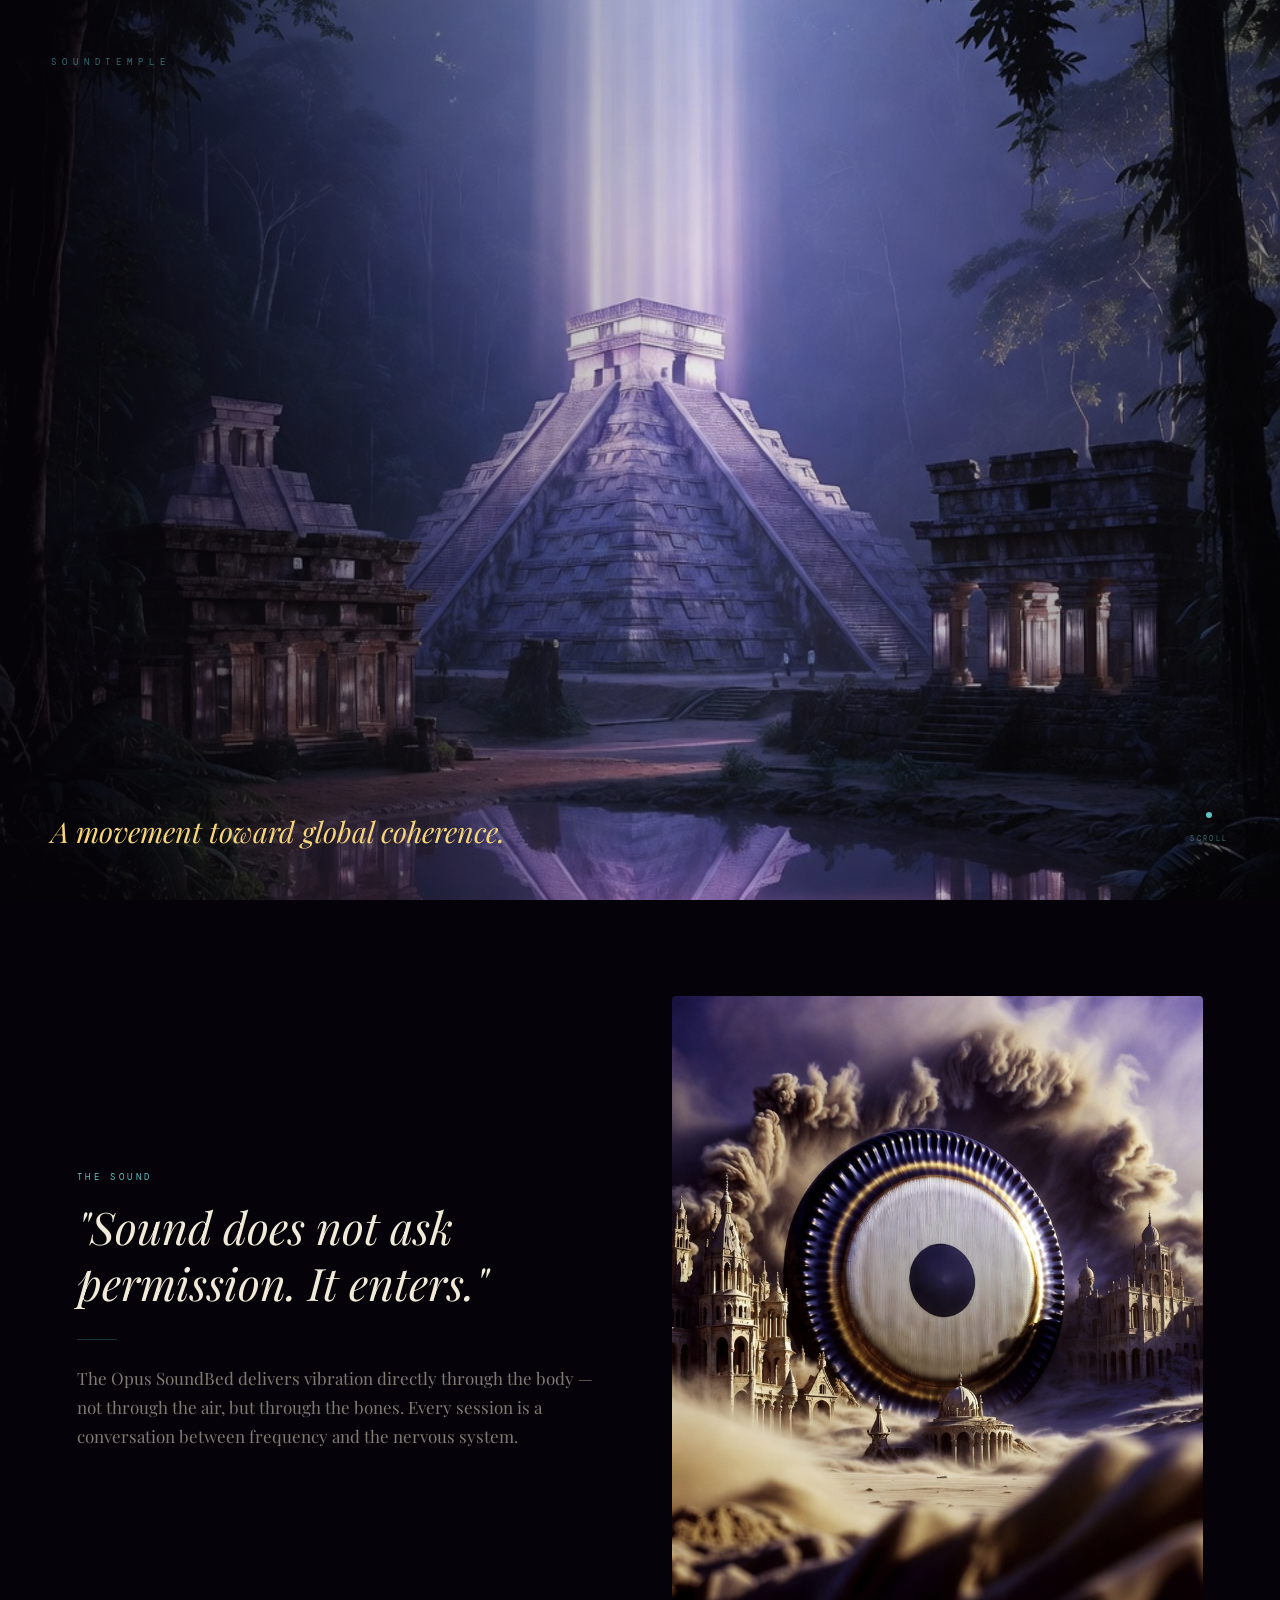
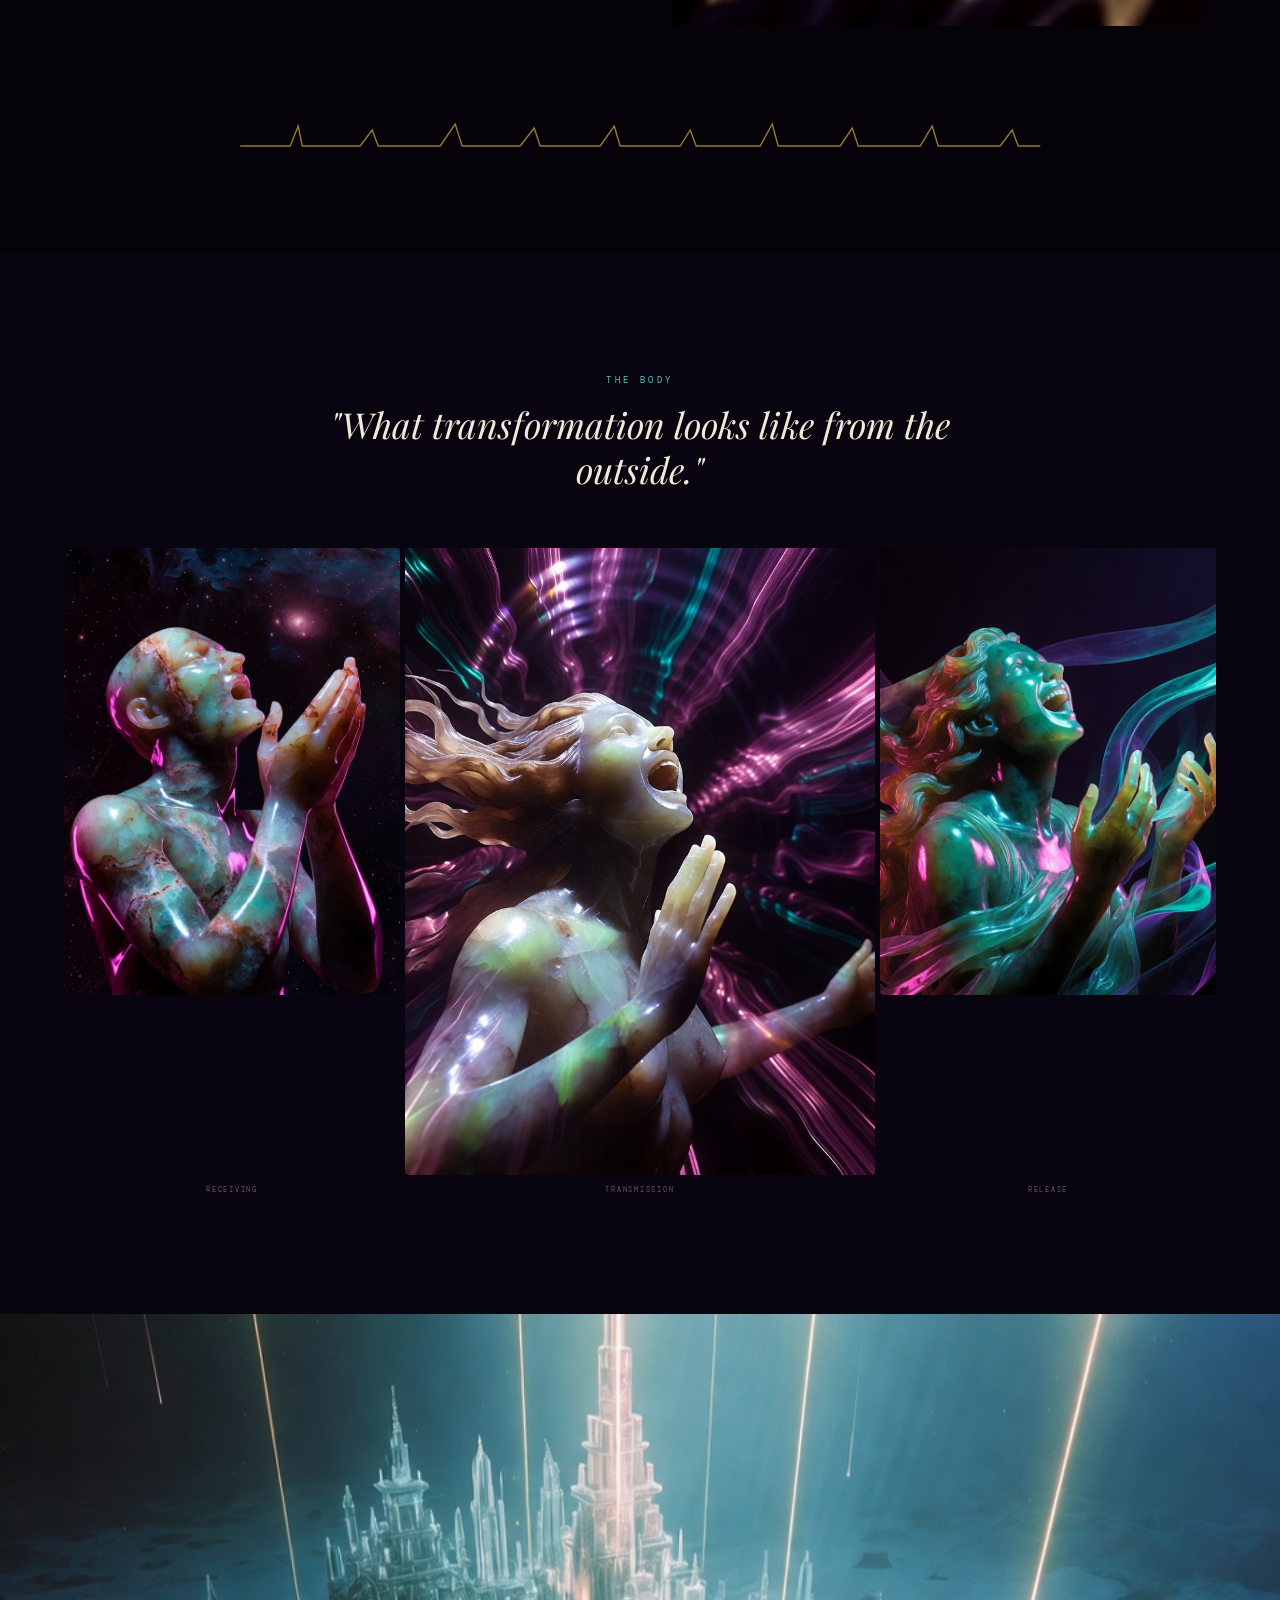
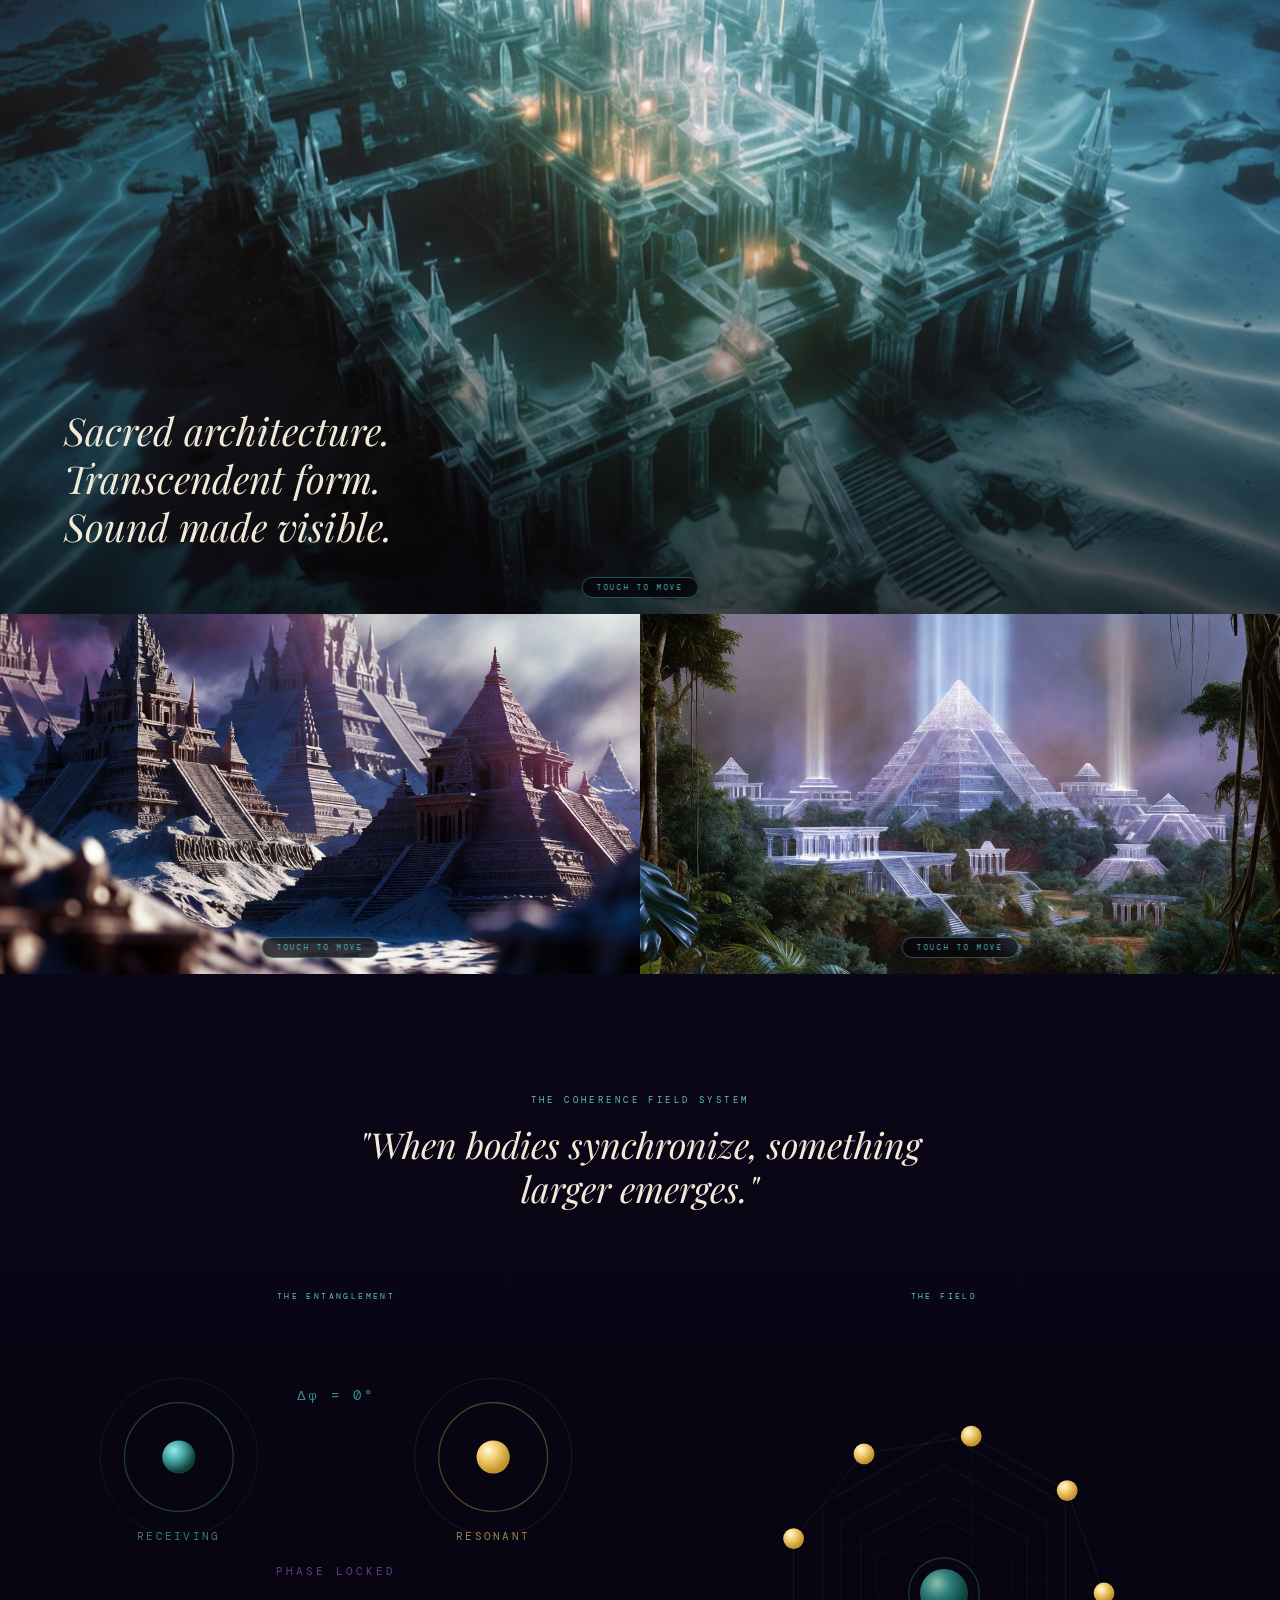
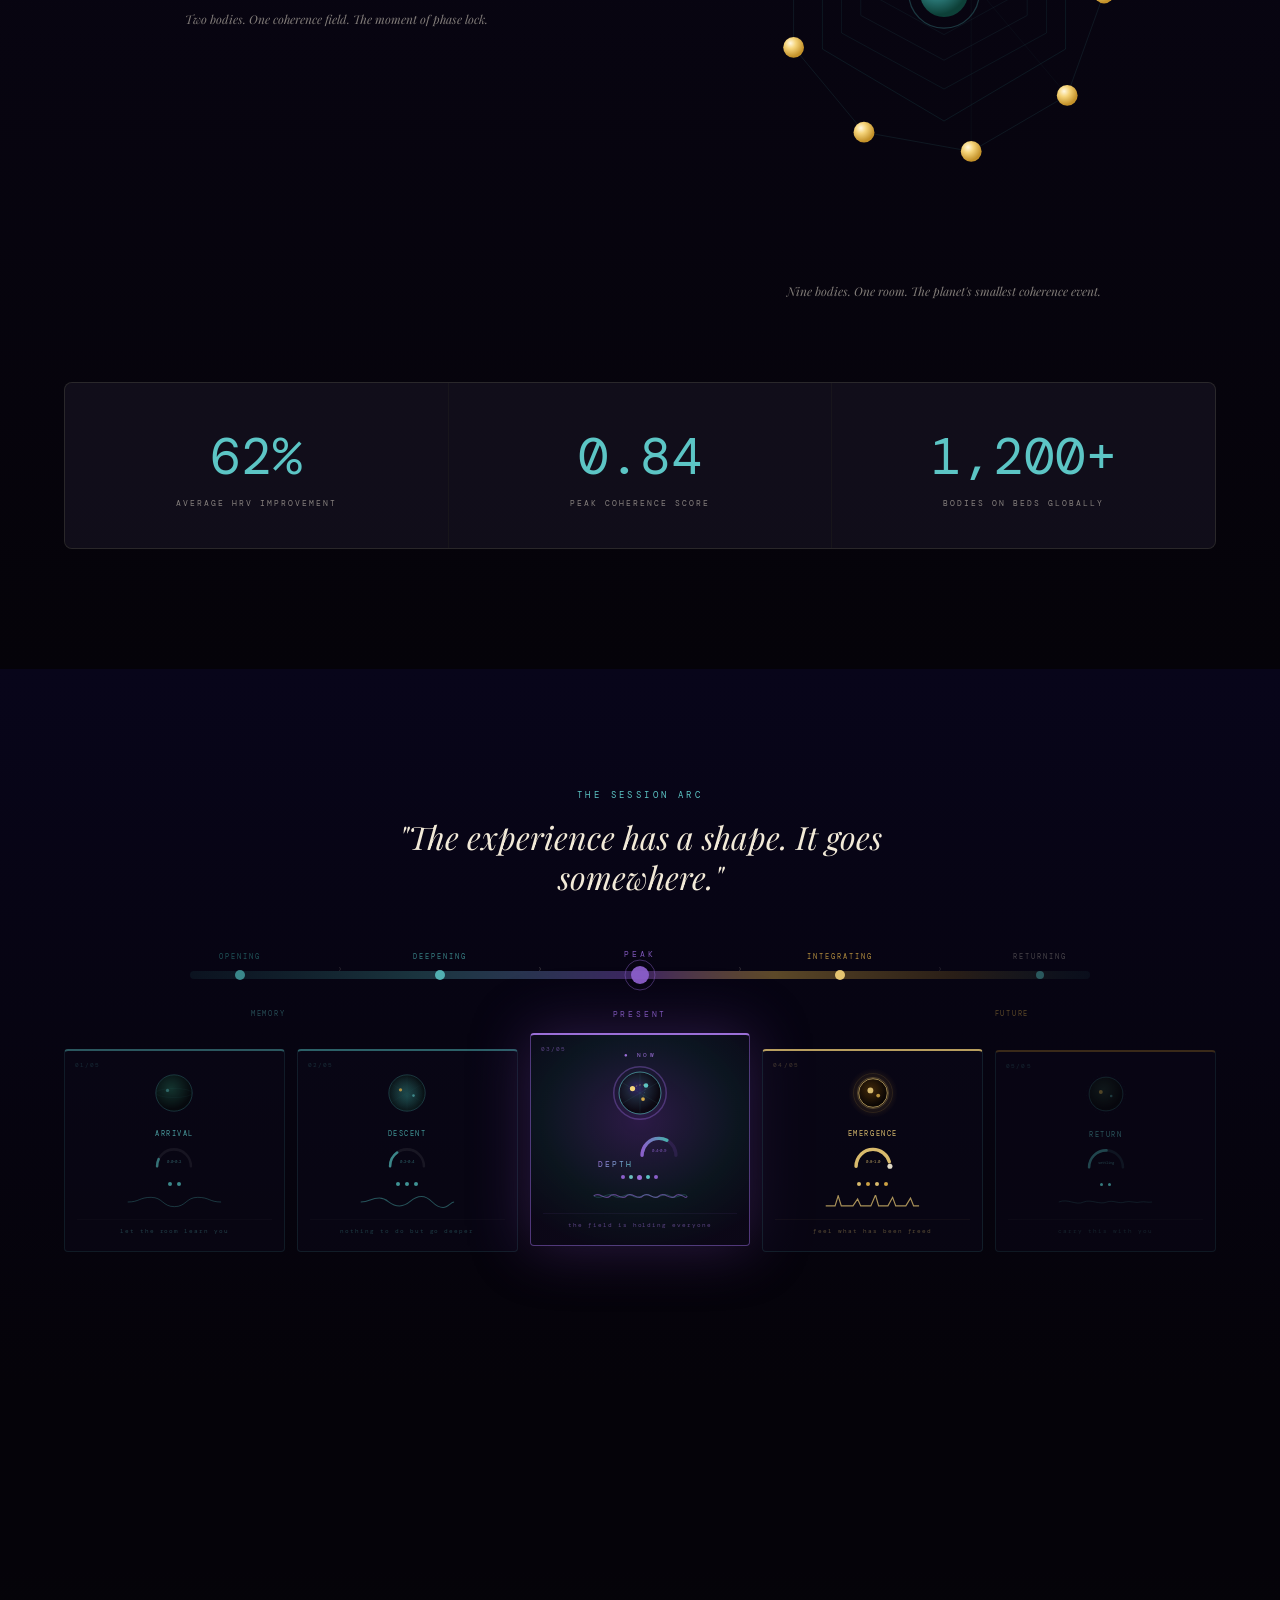
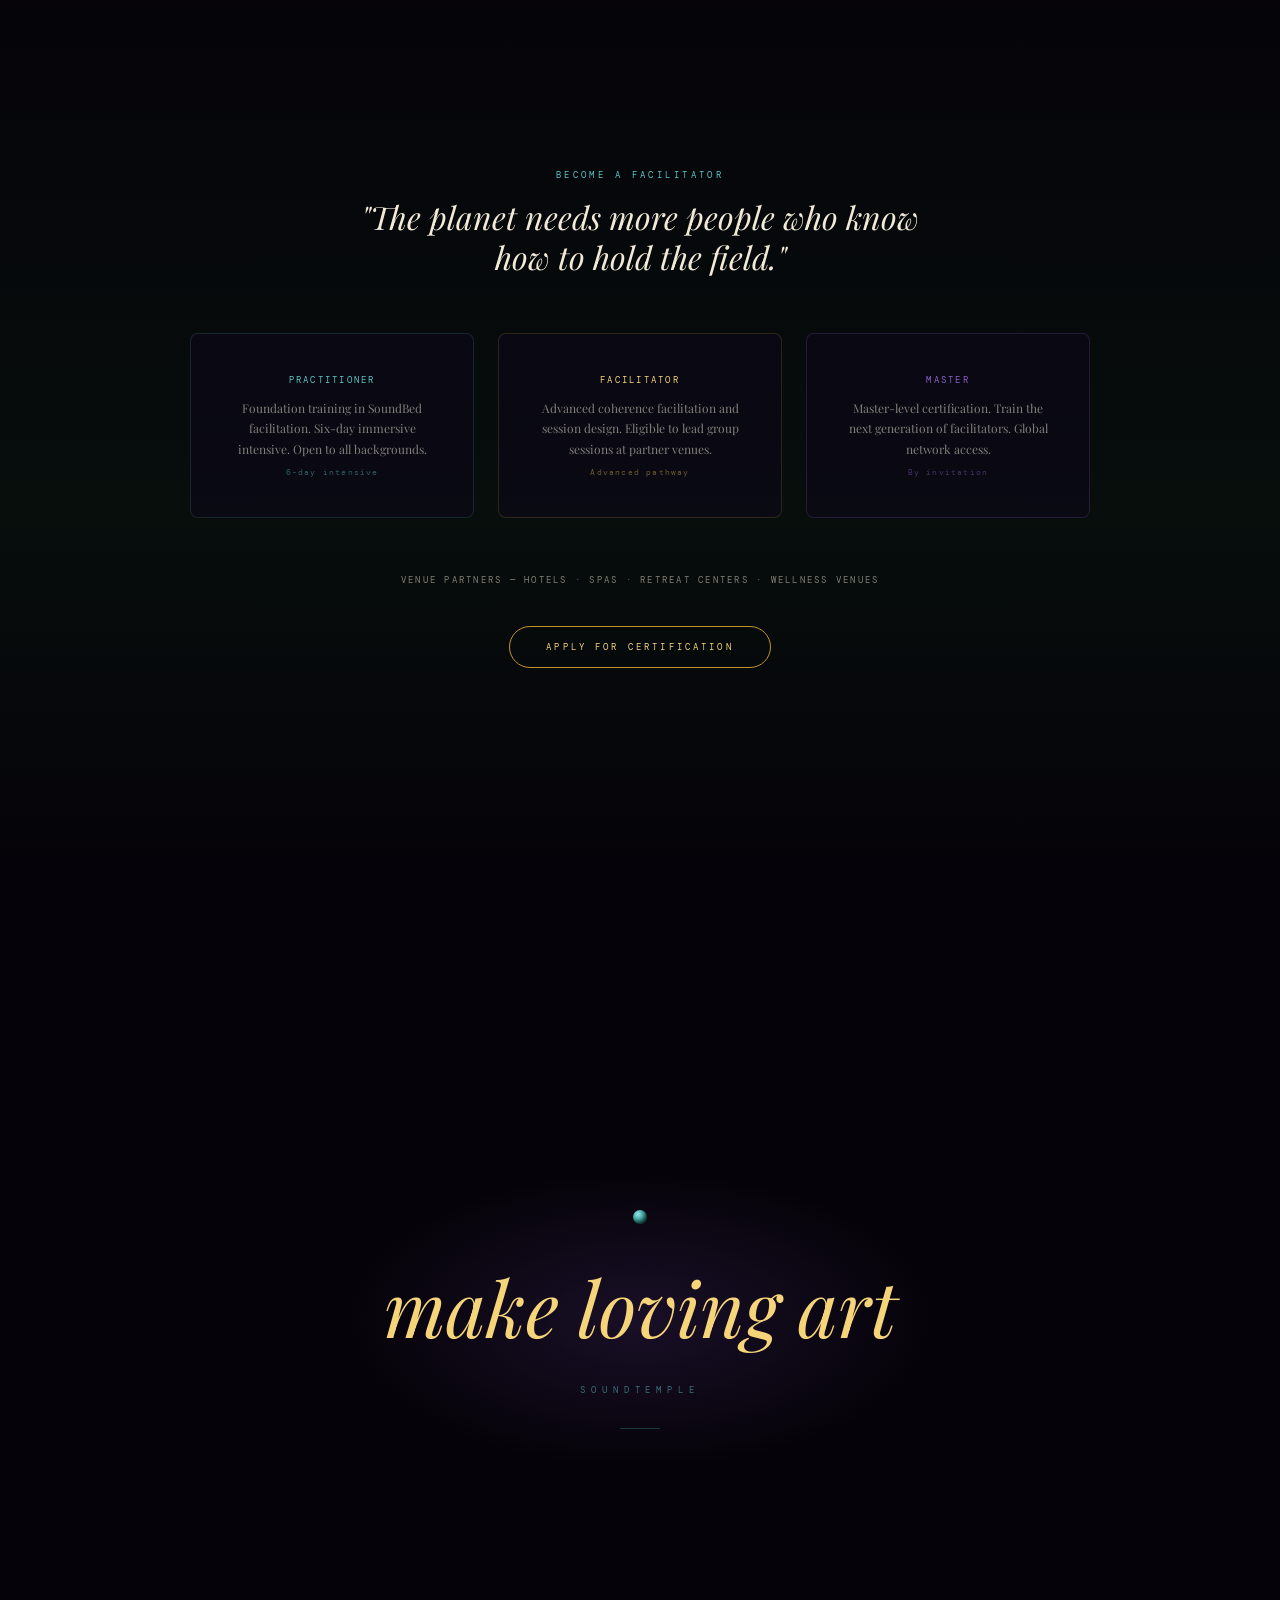
<file: look-book.html>
<!DOCTYPE html>
<html lang="en">
<head>
  <meta charset="UTF-8"/>
  <meta name="viewport" content="width=device-width, initial-scale=1.0"/>
  <title>SoundTemple — Brand Look Book</title>
  <link rel="preconnect" href="https://fonts.googleapis.com"/>
  <link rel="preconnect" href="https://fonts.gstatic.com" crossorigin/>
  <link href="https://fonts.googleapis.com/css2?family=DM+Mono:ital,wght@0,300;0,400;1,300&family=Playfair+Display:ital,wght@0,300;0,400;1,300;1,400&display=swap" rel="stylesheet"/>
  <style>
    /* === RESET === */
    *, *::before, *::after { box-sizing: border-box; margin: 0; padding: 0; }
    html { scroll-behavior: smooth; }
    body { background: #050309; color: #F2EAD8; font-family: 'Playfair Display', Georgia, serif; overflow-x: hidden; }
    img { display: block; max-width: 100%; }

    /* === CSS VARIABLES === */
    :root {
      --void: #050309;
      --jade-dark: #0D4038;
      --teal: #4AADAD;
      --teal-bright: #5CC5C5;
      --violet: #6B3FA0;
      --violet-mid: #8B5FCA;
      --gold-warm: #C4922A;
      --gold-light: #F5D47A;
      --gold-bright: #E8B84B;
      --cream: #F2EAD8;
      --text-muted: rgba(242,234,216,0.52);
      --border-subtle: rgba(242,234,216,0.08);
      --font-display: 'Playfair Display', Georgia, serif;
      --font-mono: 'DM Mono', 'Courier New', monospace;
      --r-sm: 4px;
      --r-md: 8px;
    }

    /* === KEYFRAMES === */
    @keyframes breathe {
      0%, 100% { opacity: 0.65; transform: scale(1); }
      50% { opacity: 1; transform: scale(1.025); }
    }
    @keyframes goldPulse {
      0%, 100% { opacity: 0.72; }
      50% { opacity: 1; }
    }
    @keyframes breatheSlow {
      0%, 100% { opacity: 0.35; transform: scale(1); }
      50% { opacity: 0.65; transform: scale(1.005); }
    }
    @keyframes nodeGlow {
      0%, 100% { opacity: 0.75; filter: blur(0px); }
      50% { opacity: 1; filter: blur(0.5px); }
    }
    @keyframes tealGlow {
      0%, 100% { opacity: 0.65; }
      50% { opacity: 1; }
    }
    @keyframes ringBreathe {
      0%, 100% { transform: scale(0.96); opacity: 0.55; }
      50% { transform: scale(1.04); opacity: 0.85; }
    }
    @keyframes waveDash {
      from { stroke-dashoffset: 220; }
      to { stroke-dashoffset: 0; }
    }
    @keyframes hw3-beat {
      0%, 100% { opacity: 0.15; transform: scale(0.8); }
      50% { opacity: 1; transform: scale(1.2); }
    }

    /* === SCROLL REVEAL === */
    .reveal {
      opacity: 0;
      transform: translateY(24px);
      transition: opacity 0.9s ease, transform 0.9s ease;
    }
    .reveal.visible { opacity: 1; transform: translateY(0); }
    .reveal-delay-1 { transition-delay: 0.15s; }
    .reveal-delay-2 { transition-delay: 0.30s; }
    .reveal-delay-3 { transition-delay: 0.45s; }

    /* === REDUCED MOTION === */
    @media (prefers-reduced-motion: reduce) {
      *, *::before, *::after { animation: none !important; transition: none !important; }
      .reveal { opacity: 1; transform: none; }
    }

    /* === TOUCH TO MOVE === */
    .ttm-wrap { position: relative; overflow: hidden; cursor: pointer; -webkit-user-select: none; user-select: none; }
    .ttm-wrap img { width: 100%; height: 100%; object-fit: cover; display: block; transform-origin: center center; will-change: transform; transition: transform 1.4s cubic-bezier(0.4, 0, 0.2, 1); }
    .ttm-badge { position: absolute; bottom: 16px; left: 50%; transform: translateX(-50%); font-family: var(--font-mono); font-size: 7px; letter-spacing: 0.38em; text-transform: uppercase; color: var(--teal-bright); background: rgba(5,3,9,0.72); border: 1px solid rgba(92,197,197,0.38); border-radius: 20px; padding: 5px 14px; backdrop-filter: blur(10px); pointer-events: none; transition: opacity 0.5s ease, transform 0.5s ease; white-space: nowrap; z-index: 2; }
    .ttm-wrap.active .ttm-badge { opacity: 0; transform: translateX(-50%) translateY(6px); }
    @keyframes ttm-float {
      0%   { transform: scale(1)    translateY(0%)    translateX(0%); }
      20%  { transform: scale(1.04) translateY(-2.5%) translateX(0.8%); }
      45%  { transform: scale(1.07) translateY(-5%)   translateX(-0.6%); }
      70%  { transform: scale(1.09) translateY(-6.5%) translateX(1.2%); }
      100% { transform: scale(1.1)  translateY(-8%)   translateX(0%); }
    }
    @keyframes ttm-pan {
      0%   { transform: scale(1)    translateX(0%); }
      100% { transform: scale(1.06) translateX(-10%); }
    }
    @keyframes ttm-approach {
      0%   { transform: scale(1)    translateY(0%); }
      30%  { transform: scale(1.05) translateY(-1.5%); }
      70%  { transform: scale(1.1)  translateY(-3%); }
      100% { transform: scale(1.14) translateY(-4.5%); }
    }
    .ttm-wrap.ttm-float.active img    { animation: ttm-float    16s ease-in-out infinite; transition: none; }
    .ttm-wrap.ttm-pan.active img      { animation: ttm-pan      20s linear infinite alternate; transition: none; }
    .ttm-wrap.ttm-approach.active img { animation: ttm-approach 14s ease-in-out infinite; transition: none; }

    /* === TYPOGRAPHY UTILITIES === */
    .eyebrow { font-family: var(--font-mono); font-size: 9px; letter-spacing: 0.38em; text-transform: uppercase; color: var(--teal-bright); margin-bottom: 16px; }
    .pull-quote { font-family: var(--font-display); font-weight: 300; font-style: italic; color: var(--cream); line-height: 1.25; }
    .body-copy { font-family: var(--font-display); font-weight: 300; font-size: clamp(14px, 1.6vw, 17px); line-height: 1.7; color: var(--text-muted); }

    /* === CHAPTER SECTIONS === */
    .chapter { position: relative; }

    /* === WORDMARK REVEAL === */
    @keyframes wordmarkExpand {
      0%   { letter-spacing: -0.05em; text-shadow: 0 0 12px rgba(92,197,197,0.9); opacity: 0; }
      6%   { opacity: 0.7; }
      58%  { letter-spacing: 0.62em;  text-shadow: 0 0 7px rgba(92,197,197,0.45); opacity: 0.88; }
      70%  { letter-spacing: 0.65em;  text-shadow: 0 0 30px rgba(92,197,197,0.65), 0 0 72px rgba(92,197,197,0.18), 0 0 4px rgba(255,255,255,0.1); opacity: 1; }
      87%  { letter-spacing: 0.65em;  text-shadow: 0 0 5px rgba(92,197,197,0.12); opacity: 0.62; }
      100% { letter-spacing: 0.65em;  text-shadow: none; opacity: 0.55; }
    }
    .lb-wordmark {
      animation: wordmarkExpand 2.6s cubic-bezier(0.22, 0.61, 0.36, 1) forwards;
      animation-play-state: paused;
    }
    .lb-wordmark.wm-play { animation-play-state: running; }
    @keyframes lb-shimmer {
      0%   { transform: translateX(-160%); }
      100% { transform: translateX(360%); }
    }
    .lb-wordmark.lb-shimmer-ready { position: relative; overflow: hidden; display: inline-block; }
    .lb-wordmark.lb-shimmer-ready::after {
      content: ''; position: absolute; top: -4px; left: 0; bottom: -4px; width: 55%;
      background: linear-gradient(90deg, transparent 0%, rgba(245,212,122,0.38) 50%, transparent 100%);
      transform: translateX(-160%);
      animation: lb-shimmer 1.4s ease forwards; animation-play-state: paused; pointer-events: none;
    }
    .lb-wordmark.lb-shine::after { animation-play-state: running; }

    /* === CH6 PHASE CARDS === */
    .lb-phase-card { background: rgba(13,9,26,0.6); border: 1px solid rgba(92,197,197,0.15); border-radius: var(--r-sm); padding: 16px 12px; text-align: center; position: relative; }
    .lb-phase-card.lb-depth { background: radial-gradient(ellipse 90% 80% at 50% 40%, rgba(107,63,160,0.38) 0%, rgba(45,125,125,0.15) 50%, rgba(13,9,26,0.8) 80%); border: 1px solid rgba(139,95,202,0.55); border-top: 2px solid #9B6FD8; box-shadow: 0 0 60px rgba(107,63,160,0.38); transform: translateY(-6px); }
    .lb-depth-label { background: linear-gradient(135deg,#9B6FD8 0%,#5CC5C5 100%); -webkit-background-clip:text; -webkit-text-fill-color:transparent; background-clip:text; display:inline-block; }

    /* === RESPONSIVE === */
    @media (max-width: 768px) {
      .lb-ch2-grid       { grid-template-columns: 1fr !important; }
      .lb-ch3-photos     { grid-template-columns: 1fr !important; }
      .lb-ch3-caption    { grid-template-columns: 1fr !important; }
      .lb-ch5-panels     { grid-template-columns: 1fr !important; }
      .lb-ch5-stats      { grid-template-columns: repeat(2,1fr) !important; }
      .lb-ch7-tiers      { grid-template-columns: 1fr !important; max-width: 420px; margin-left: auto; margin-right: auto; }
      .lb-ch6-phases     { grid-template-columns: repeat(3,1fr) !important; }
    }
    @media (max-width: 600px) {
      .lb-ch2-grid > div:first-child { height: 50vh; min-height: 280px; }
      .lb-ch4-pair       { grid-template-columns: 1fr !important; }
      .lb-ch5-stats      { grid-template-columns: 1fr !important; }
      .lb-ch6-phases {
        display: flex !important; overflow-x: auto; gap: 10px !important;
        padding-bottom: 12px; scroll-snap-type: x mandatory;
        -webkit-overflow-scrolling: touch;
      }
      .lb-ch6-phases > div { flex: 0 0 220px; scroll-snap-align: start; }
    }

  </style>
</head>
<body>

  <!-- ═══════════════════════════════════════ Ch 1 — Opening ═══ -->
  <section class="chapter" style="position: relative; width: 100%; height: 100vh; overflow: hidden;">
    <img src="SoundTemple%20Content/6ed95a4c-345d-40f5-bb30-533d6a4122ab.jpg"
         style="position: absolute; inset: 0; width: 100%; height: 100%; object-fit: cover; object-position: center 30%;"
         alt="Sacred jungle temple"/>
    <div style="position: absolute; inset: 0; background: linear-gradient(to right, rgba(5,3,9,0.88) 0%, rgba(5,3,9,0.08) 55%, rgba(5,3,9,0.45) 100%);"></div>
    <div style="position: absolute; inset: 0; display: flex; flex-direction: column; justify-content: space-between; padding: clamp(24px,4vw,56px);">
      <div>
        <p class="lb-wordmark wm-play" style="font-family: var(--font-mono); font-size: 9px; color: var(--teal-bright); text-transform: uppercase;">SOUNDTEMPLE</p>
      </div>
      <div style="display: flex; align-items: flex-end; justify-content: space-between;">
        <div class="reveal" style="max-width: 520px;">
          <p class="pull-quote" style="font-size: clamp(1.2rem,2.5vw,1.8rem); color: var(--gold-light); animation: goldPulse 8s ease-in-out infinite;">A movement toward global coherence.</p>
        </div>
        <div class="reveal reveal-delay-1" style="text-align: center; padding-bottom: 4px;">
          <span style="display: block; width: 6px; height: 6px; border-radius: 50%; background: var(--teal-bright); margin: 0 auto 6px; animation: breathe 4s ease-in-out infinite;"></span>
          <span style="font-family: var(--font-mono); font-size: 7px; letter-spacing: 0.35em; color: rgba(92,197,197,0.55); text-transform: uppercase;">scroll</span>
        </div>
      </div>
    </div>
  </section>

  <!-- ═══════════════════════════════════════ Ch 2 — The Sound ═══ -->
  <section class="chapter lb-ch2-grid" style="min-height: 100vh; background: var(--void); display: grid; grid-template-columns: 1fr 1fr; align-items: center; padding: clamp(48px,8vw,96px) clamp(24px,6vw,80px); gap: clamp(32px,5vw,64px);">
    <div>
      <p class="eyebrow reveal">The Sound</p>
      <p class="pull-quote reveal reveal-delay-1" style="font-size: clamp(1.8rem,3.5vw,3rem); margin-bottom: clamp(16px,3vw,28px);">"Sound does not ask permission. It enters."</p>
      <div style="width: 40px; height: 1px; background: rgba(92,197,197,0.25); margin-bottom: clamp(16px,3vw,24px);"></div>
      <p class="body-copy reveal reveal-delay-2">The Opus SoundBed delivers vibration directly through the body — not through the air, but through the bones. Every session is a conversation between frequency and the nervous system.</p>
    </div>
    <div class="reveal reveal-delay-1" style="height: 70vh; overflow: hidden; border-radius: var(--r-sm);">
      <img src="SoundTemple%20Content/f44d93b6-a22b-4049-a8ba-ef9641173b32.jpg"
           style="width: 100%; height: 100%; object-fit: cover;" alt="The Great Gong"/>
    </div>
    <div class="reveal" style="grid-column: 1 / -1; padding-top: clamp(16px,3vw,32px);">
      <svg viewBox="0 0 800 32" width="100%" height="32" aria-hidden="true">
        <path d="M 0,24 L 50,24 L 58,4 L 62,24 L 120,24 L 132,8 L 138,24 L 200,24 L 215,2 L 222,24 L 280,24 L 294,6 L 300,24 L 360,24 L 374,4 L 380,24 L 440,24 L 450,8 L 456,24 L 520,24 L 532,2 L 538,24 L 600,24 L 612,6 L 618,24 L 680,24 L 692,4 L 698,24 L 760,24 L 772,8 L 778,24 L 800,24"
              stroke="#E8B84B" stroke-width="1.4" fill="none" opacity="0.65"
              style="animation: goldPulse 6s ease-in-out infinite;"/>
      </svg>
    </div>
  </section>

  <!-- ═══════════════════════════════════════ Ch 3 — The Body ═══ -->
  <section class="chapter" style="min-height: 100vh; background: #080510; padding: clamp(64px,10vw,120px) clamp(24px,6vw,64px);">
    <div style="text-align: center; margin-bottom: clamp(32px,5vw,56px);">
      <p class="eyebrow reveal">The Body</p>
      <p class="pull-quote reveal reveal-delay-1" style="font-size: clamp(1.6rem,2.8vw,2.8rem); max-width: 640px; margin: 0 auto;">"What transformation looks like from the outside."</p>
    </div>
    <div class="reveal reveal-delay-2 lb-ch3-photos" style="display: grid; grid-template-columns: 1fr 1.4fr 1fr; gap: 5px;">
      <div style="aspect-ratio: 3/4; overflow: hidden; border-radius: var(--r-sm);">
        <img src="SoundTemple%20Content/e8410898-2001-4647-9417-592066abc552.jpg" style="width: 100%; height: 100%; object-fit: cover;" alt="Jade figure in emergence"/>
      </div>
      <div style="aspect-ratio: 3/4; overflow: hidden; border-radius: var(--r-sm);">
        <img src="SoundTemple%20Content/7a5caac8-601d-4c64-83e3-55eb313675aa.jpg" style="width: 100%; height: 100%; object-fit: cover;" alt="Electric transmission"/>
      </div>
      <div style="aspect-ratio: 3/4; overflow: hidden; border-radius: var(--r-sm);">
        <img src="SoundTemple%20Content/b953b783-26c7-4dce-990d-8e9ef2cd18a6.jpg" style="width: 100%; height: 100%; object-fit: cover;" alt="Release and ecstasy"/>
      </div>
    </div>
    <div class="reveal reveal-delay-3 lb-ch3-caption" style="display: grid; grid-template-columns: 1fr 1.4fr 1fr; gap: 5px; margin-top: 10px;">
      <p style="font-family: var(--font-mono); font-size: 7px; letter-spacing: 0.25em; color: rgba(242,234,216,0.38); text-transform: uppercase; text-align: center;">Receiving</p>
      <p style="font-family: var(--font-mono); font-size: 7px; letter-spacing: 0.25em; color: rgba(242,234,216,0.38); text-transform: uppercase; text-align: center;">Transmission</p>
      <p style="font-family: var(--font-mono); font-size: 7px; letter-spacing: 0.25em; color: rgba(242,234,216,0.38); text-transform: uppercase; text-align: center;">Release</p>
    </div>
  </section>

  <!-- ═══════════════════════════════════════ Ch 4 — The Space ═══ -->
  <section class="chapter" style="background: var(--void);">
    <div class="ttm-wrap ttm-float" style="width: 100%; height: 100vh;"
         onmousedown="this.classList.add('active')" onmouseup="this.classList.remove('active')" onmouseleave="this.classList.remove('active')"
         ontouchstart="this.classList.add('active');event.preventDefault()" ontouchend="this.classList.remove('active')">
      <img src="SoundTemple%20Content/311136f4-c689-4d84-94db-9f2763f43694.jpg"
           style="object-position: center;" alt="Underwater jade temple with rainbow light"/>
      <span class="ttm-badge">Touch to move</span>
      <div style="position: absolute; inset: 0; background: linear-gradient(to top, rgba(5,3,9,0.72) 0%, transparent 50%); pointer-events: none;"></div>
      <div class="reveal" style="position: absolute; bottom: clamp(32px,5vw,64px); left: clamp(24px,5vw,64px); pointer-events: none;">
        <p class="pull-quote" style="font-size: clamp(1.4rem,3vw,2.6rem);">Sacred architecture.<br>Transcendent form.<br>Sound made visible.</p>
      </div>
    </div>
    <div class="lb-ch4-pair" style="display: grid; grid-template-columns: 1fr 1fr; gap: 0;">
      <div class="ttm-wrap ttm-pan" style="aspect-ratio: 16/9;"
           onmousedown="this.classList.add('active')" onmouseup="this.classList.remove('active')" onmouseleave="this.classList.remove('active')"
           ontouchstart="this.classList.add('active');event.preventDefault()" ontouchend="this.classList.remove('active')">
        <img src="SoundTemple%20Content/d95bdecd-eb3b-4750-9dd4-827ee95ab15f.jpg" alt="Ancient sand temples"/>
        <span class="ttm-badge">Touch to move</span>
      </div>
      <div class="ttm-wrap ttm-approach" style="aspect-ratio: 16/9;"
           onmousedown="this.classList.add('active')" onmouseup="this.classList.remove('active')" onmouseleave="this.classList.remove('active')"
           ontouchstart="this.classList.add('active');event.preventDefault()" ontouchend="this.classList.remove('active')">
        <img src="SoundTemple%20Content/ad85d350-42d2-41d4-8586-3b7ac705aaf2.jpg" alt="Crystal pyramid complex"/>
        <span class="ttm-badge">Touch to move</span>
      </div>
    </div>
  </section>

  <!-- ═══════════════════════════════════════ Ch 5 — The Field ═══ -->
  <section class="chapter" style="min-height: 100vh; background: linear-gradient(180deg, #0A0618 0%, #050309 100%); padding: clamp(64px,10vw,120px) clamp(24px,6vw,64px);">
    <!-- Intro -->
    <div style="text-align: center; margin-bottom: clamp(48px,7vw,80px);">
      <p class="eyebrow reveal">The Coherence Field System</p>
      <p class="pull-quote reveal reveal-delay-1" style="font-size: clamp(1.6rem,2.8vw,2.8rem); max-width: 640px; margin: 0 auto;">"When bodies synchronize, something larger emerges."</p>
    </div>

    <!-- Two-panel grid -->
    <div class="reveal lb-ch5-panels" style="display: grid; grid-template-columns: 1fr 1fr; gap: clamp(32px,5vw,64px); align-items: start; margin-bottom: clamp(48px,7vw,80px);">

      <!-- Panel A: The Entanglement -->
      <div>
        <p style="font-family: var(--font-mono); font-size: 8px; letter-spacing: 0.3em; color: var(--teal-bright); text-transform: uppercase; margin-bottom: 20px; text-align: center;">The Entanglement</p>
        <svg viewBox="0 0 360 180" width="100%" aria-hidden="true" style="display: block; overflow: visible;">
          <defs>
            <radialGradient id="lb-ent-teal" cx="35%" cy="30%" r="65%">
              <stop offset="0%" stop-color="#9BE8E8"/>
              <stop offset="45%" stop-color="#4AADAD"/>
              <stop offset="100%" stop-color="#0D4038"/>
            </radialGradient>
            <radialGradient id="lb-ent-gold" cx="35%" cy="30%" r="65%">
              <stop offset="0%" stop-color="#FFF8E1"/>
              <stop offset="40%" stop-color="#F5D47A"/>
              <stop offset="100%" stop-color="#C4922A"/>
            </radialGradient>
            <linearGradient id="lb-ent-wave" x1="0%" y1="0%" x2="100%" y2="0%">
              <stop offset="0%" stop-color="#4AADAD" stop-opacity="0.9"/>
              <stop offset="50%" stop-color="#8B5FCA" stop-opacity="0.7"/>
              <stop offset="100%" stop-color="#4AADAD" stop-opacity="0.9"/>
            </linearGradient>
          </defs>
          <!-- Teal node — left -->
          <circle cx="76" cy="90" r="11" fill="url(#lb-ent-teal)" style="animation: nodeGlow 5s ease-in-out infinite;"/>
          <circle cx="76" cy="90" r="36" fill="none" stroke="#4AADAD" stroke-width="0.8" opacity="0.35" style="animation: ringBreathe 6s ease-in-out infinite;"/>
          <circle cx="76" cy="90" r="52" fill="none" stroke="#4AADAD" stroke-width="0.5" opacity="0.15" style="animation: ringBreathe 6s ease-in-out infinite; animation-delay:-2s;"/>
          <!-- Gold node — right -->
          <circle cx="284" cy="90" r="11" fill="url(#lb-ent-gold)" style="animation: nodeGlow 5s ease-in-out infinite;"/>
          <circle cx="284" cy="90" r="36" fill="none" stroke="#E8B84B" stroke-width="0.8" opacity="0.35" style="animation: ringBreathe 6s ease-in-out infinite; animation-delay:-1s;"/>
          <circle cx="284" cy="90" r="52" fill="none" stroke="#E8B84B" stroke-width="0.5" opacity="0.15" style="animation: ringBreathe 6s ease-in-out infinite; animation-delay:-3s;"/>
          <!-- Wave connection -->
          <path d="M87,90 C115,62 145,118 180,90 C215,62 245,118 273,90"
                fill="none" stroke="url(#lb-ent-wave)" stroke-width="1.5" stroke-dasharray="220" stroke-dashoffset="220"
                style="animation: waveDash 4s linear infinite;"/>
          <!-- Labels -->
          <text x="180" y="52" text-anchor="middle" font-family="'DM Mono', monospace" font-size="9" fill="#4AADAD" letter-spacing="2" opacity="0.8">Δφ = 0°</text>
          <text x="76" y="145" text-anchor="middle" font-family="'DM Mono', monospace" font-size="7.5" fill="rgba(92,197,197,0.6)" letter-spacing="1.5">RECEIVING</text>
          <text x="284" y="145" text-anchor="middle" font-family="'DM Mono', monospace" font-size="7.5" fill="rgba(245,212,122,0.6)" letter-spacing="1.5">RESONANT</text>
          <text x="180" y="168" text-anchor="middle" font-family="'DM Mono', monospace" font-size="7" fill="rgba(139,95,202,0.65)" letter-spacing="2">PHASE LOCKED</text>
        </svg>
        <p class="body-copy" style="font-size: 12px; text-align: center; margin-top: 16px; font-style: italic;">Two bodies. One coherence field. The moment of phase lock.</p>
      </div>

      <!-- Panel B: The Field — 9-node ring -->
      <div>
        <p style="font-family: var(--font-mono); font-size: 8px; letter-spacing: 0.3em; color: var(--teal-bright); text-transform: uppercase; margin-bottom: 20px; text-align: center;">The Field</p>
        <svg viewBox="0 0 340 340" width="100%" aria-hidden="true" style="display: block; overflow: visible;">
          <defs>
            <radialGradient id="lb-field-jade" cx="35%" cy="30%" r="65%">
              <stop offset="0%" stop-color="#8abfa8"/>
              <stop offset="45%" stop-color="#2D7D7D"/>
              <stop offset="100%" stop-color="#0D4038"/>
            </radialGradient>
            <radialGradient id="lb-field-gold" cx="35%" cy="30%" r="65%">
              <stop offset="0%" stop-color="#FFF8E1"/>
              <stop offset="40%" stop-color="#F5D47A"/>
              <stop offset="100%" stop-color="#C4922A"/>
            </radialGradient>
          </defs>
          <!-- Concentric hexagons (flat-top) -->
          <polygon points="170,70 246,115 246,205 170,250 94,205 94,115" fill="none" stroke="#2D7D7D" stroke-width="0.6" opacity="0.18" style="animation: breatheSlow 18s ease-in-out infinite;"/>
          <polygon points="170,90 234,125 234,195 170,230 106,195 106,125" fill="none" stroke="#2D7D7D" stroke-width="0.6" opacity="0.14" style="animation: breatheSlow 18s ease-in-out infinite; animation-delay:-4s;"/>
          <polygon points="170,108 222,136 222,184 170,212 118,184 118,136" fill="none" stroke="#4AADAD" stroke-width="0.6" opacity="0.1" style="animation: breatheSlow 18s ease-in-out infinite; animation-delay:-8s;"/>
          <polygon points="170,124 212,147 212,173 170,196 128,173 128,147" fill="none" stroke="#4AADAD" stroke-width="0.6" opacity="0.08" style="animation: breatheSlow 18s ease-in-out infinite; animation-delay:-12s;"/>
          <!-- Thread lines (node-to-node) -->
          <line x1="270" y1="170" x2="247" y2="234" stroke="#4AADAD" stroke-width="0.4" opacity="0.18"/>
          <line x1="247" y1="234" x2="187" y2="269" stroke="#4AADAD" stroke-width="0.4" opacity="0.18"/>
          <line x1="187" y1="269" x2="120" y2="257" stroke="#4AADAD" stroke-width="0.4" opacity="0.18"/>
          <line x1="120" y1="257" x2="76"  y2="204" stroke="#4AADAD" stroke-width="0.4" opacity="0.18"/>
          <line x1="76"  y1="204" x2="76"  y2="136" stroke="#4AADAD" stroke-width="0.4" opacity="0.18"/>
          <line x1="76"  y1="136" x2="120" y2="83"  stroke="#4AADAD" stroke-width="0.4" opacity="0.18"/>
          <line x1="120" y1="83"  x2="187" y2="72"  stroke="#4AADAD" stroke-width="0.4" opacity="0.18"/>
          <line x1="187" y1="72"  x2="247" y2="106" stroke="#4AADAD" stroke-width="0.4" opacity="0.18"/>
          <line x1="247" y1="106" x2="270" y2="170" stroke="#4AADAD" stroke-width="0.4" opacity="0.18"/>
          <!-- Cross threads -->
          <line x1="270" y1="170" x2="76"  y2="136" stroke="#4AADAD" stroke-width="0.3" opacity="0.09"/>
          <line x1="247" y1="234" x2="120" y2="83"  stroke="#4AADAD" stroke-width="0.3" opacity="0.09"/>
          <line x1="187" y1="269" x2="187" y2="72"  stroke="#4AADAD" stroke-width="0.3" opacity="0.09"/>
          <!-- 9 gold nodes at r=100 from center (170,170) at 40° intervals -->
          <circle cx="270" cy="170" r="6.5" fill="url(#lb-field-gold)" style="animation: nodeGlow 6s ease-in-out infinite; animation-delay:0s;"/>
          <circle cx="247" cy="234" r="6.5" fill="url(#lb-field-gold)" style="animation: nodeGlow 6s ease-in-out infinite; animation-delay:-0.7s;"/>
          <circle cx="187" cy="269" r="6.5" fill="url(#lb-field-gold)" style="animation: nodeGlow 6s ease-in-out infinite; animation-delay:-1.4s;"/>
          <circle cx="120" cy="257" r="6.5" fill="url(#lb-field-gold)" style="animation: nodeGlow 6s ease-in-out infinite; animation-delay:-2.1s;"/>
          <circle cx="76"  cy="204" r="6.5" fill="url(#lb-field-gold)" style="animation: nodeGlow 6s ease-in-out infinite; animation-delay:-2.8s;"/>
          <circle cx="76"  cy="136" r="6.5" fill="url(#lb-field-gold)" style="animation: nodeGlow 6s ease-in-out infinite; animation-delay:-3.5s;"/>
          <circle cx="120" cy="83"  r="6.5" fill="url(#lb-field-gold)" style="animation: nodeGlow 6s ease-in-out infinite; animation-delay:-4.2s;"/>
          <circle cx="187" cy="72"  r="6.5" fill="url(#lb-field-gold)" style="animation: nodeGlow 6s ease-in-out infinite; animation-delay:-4.9s;"/>
          <circle cx="247" cy="106" r="6.5" fill="url(#lb-field-gold)" style="animation: nodeGlow 6s ease-in-out infinite; animation-delay:-5.6s;"/>
          <!-- Central jade orb -->
          <circle cx="170" cy="170" r="15" fill="url(#lb-field-jade)" style="animation: tealGlow 5s ease-in-out infinite;"/>
          <circle cx="170" cy="170" r="22" fill="none" stroke="#4AADAD" stroke-width="0.8" opacity="0.3" style="animation: ringBreathe 6s ease-in-out infinite;"/>
        </svg>
        <p class="body-copy" style="font-size: 12px; text-align: center; margin-top: 16px; font-style: italic;">Nine bodies. One room. The planet's smallest coherence event.</p>
      </div>
    </div>

    <!-- Stats row -->
    <div class="reveal lb-ch5-stats" style="display: grid; grid-template-columns: repeat(3, 1fr); gap: 1px; background: var(--border-subtle); border: 1px solid var(--border-subtle); border-radius: var(--r-md); overflow: hidden;">
      <div style="background: rgba(13,9,26,0.6); padding: clamp(24px,4vw,40px) clamp(16px,3vw,32px); text-align: center;">
        <p style="font-family: var(--font-mono); font-size: clamp(2.2rem,4vw,3.2rem); color: var(--teal-bright); animation: breathe 6s ease-in-out infinite;">62%</p>
        <p style="font-family: var(--font-mono); font-size: 8px; letter-spacing: 0.25em; color: var(--text-muted); text-transform: uppercase; margin-top: 8px;">Average HRV Improvement</p>
      </div>
      <div style="background: rgba(13,9,26,0.6); padding: clamp(24px,4vw,40px) clamp(16px,3vw,32px); text-align: center;">
        <p style="font-family: var(--font-mono); font-size: clamp(2.2rem,4vw,3.2rem); color: var(--teal-bright); animation: breathe 6s ease-in-out infinite; animation-delay:-2s;">0.84</p>
        <p style="font-family: var(--font-mono); font-size: 8px; letter-spacing: 0.25em; color: var(--text-muted); text-transform: uppercase; margin-top: 8px;">Peak Coherence Score</p>
      </div>
      <div style="background: rgba(13,9,26,0.6); padding: clamp(24px,4vw,40px) clamp(16px,3vw,32px); text-align: center;">
        <p style="font-family: var(--font-mono); font-size: clamp(2.2rem,4vw,3.2rem); color: var(--teal-bright); animation: breathe 6s ease-in-out infinite; animation-delay:-4s;">1,200+</p>
        <p style="font-family: var(--font-mono); font-size: 8px; letter-spacing: 0.25em; color: var(--text-muted); text-transform: uppercase; margin-top: 8px;">Bodies on Beds Globally</p>
      </div>
    </div>
  </section>

  <!-- ═══════════════════════════════════════ Ch 6 — The Session ═══ -->
  <section class="chapter" style="min-height: 100vh; background: linear-gradient(180deg, #08051A 0%, #050309 80%); padding: clamp(64px,10vw,120px) clamp(24px,6vw,64px);">
    <!-- Intro -->
    <div style="text-align: center; margin-bottom: clamp(32px,5vw,48px);">
      <p class="eyebrow reveal">The Session Arc</p>
      <p class="pull-quote reveal reveal-delay-1" style="font-size: clamp(1.4rem,2.5vw,2.2rem); max-width: 560px; margin: 0 auto;">"The experience has a shape. It goes somewhere."</p>
    </div>

    <!-- Journey Spine SVG -->
    <div class="reveal" style="margin-bottom: 4px;">
      <svg viewBox="0 0 1000 60" width="100%" height="60" aria-hidden="true" style="display:block; overflow:visible;">
        <defs>
          <linearGradient id="lb-spine-grad" x1="0%" y1="0%" x2="100%" y2="0%">
            <stop offset="0%"   stop-color="#2D7D7D" stop-opacity="0.45"/>
            <stop offset="25%"  stop-color="#4AADAD" stop-opacity="0.75"/>
            <stop offset="50%"  stop-color="#8B5FCA" stop-opacity="1.0"/>
            <stop offset="75%"  stop-color="#E8B84B" stop-opacity="0.82"/>
            <stop offset="100%" stop-color="#2D7D7D" stop-opacity="0.32"/>
          </linearGradient>
          <linearGradient id="lb-spine-energy" x1="0%" y1="0%" x2="100%" y2="0%">
            <stop offset="0%"   stop-color="#2D7D7D" stop-opacity="0.12"/>
            <stop offset="25%"  stop-color="#4AADAD" stop-opacity="0.28"/>
            <stop offset="50%"  stop-color="#6B3FA0" stop-opacity="0.55"/>
            <stop offset="65%"  stop-color="#E8B84B" stop-opacity="0.38"/>
            <stop offset="85%"  stop-color="#C4922A" stop-opacity="0.18"/>
            <stop offset="100%" stop-color="#2D7D7D" stop-opacity="0.08"/>
          </linearGradient>
        </defs>
        <rect x="50" y="26" width="900" height="8" rx="4" fill="url(#lb-spine-energy)"/>
        <line x1="50" y1="30" x2="950" y2="30" stroke="url(#lb-spine-grad)" stroke-width="1"/>
        <text x="200" y="27" text-anchor="middle" fill="rgba(242,234,216,0.14)" font-family="'DM Mono',monospace" font-size="10">›</text>
        <text x="400" y="27" text-anchor="middle" fill="rgba(242,234,216,0.2)"  font-family="'DM Mono',monospace" font-size="10">›</text>
        <text x="600" y="27" text-anchor="middle" fill="rgba(242,234,216,0.18)" font-family="'DM Mono',monospace" font-size="10">›</text>
        <text x="800" y="27" text-anchor="middle" fill="rgba(242,234,216,0.12)" font-family="'DM Mono',monospace" font-size="10">›</text>
        <text x="100" y="14" text-anchor="middle" fill="#2D7D7D" font-family="'DM Mono',monospace" font-size="7" letter-spacing="2" opacity="0.65">OPENING</text>
        <text x="300" y="14" text-anchor="middle" fill="#4AADAD" font-family="'DM Mono',monospace" font-size="7" letter-spacing="2" opacity="0.72">DEEPENING</text>
        <text x="500" y="12" text-anchor="middle" fill="#8B5FCA" font-family="'DM Mono',monospace" font-size="8" letter-spacing="3" opacity="0.9">PEAK</text>
        <text x="700" y="14" text-anchor="middle" fill="#E8B84B" font-family="'DM Mono',monospace" font-size="7" letter-spacing="2" opacity="0.75">INTEGRATING</text>
        <text x="900" y="14" text-anchor="middle" fill="rgba(242,234,216,0.28)" font-family="'DM Mono',monospace" font-size="7" letter-spacing="2">RETURNING</text>
        <circle cx="100" cy="30" r="5" fill="#4AADAD" opacity="0.75" style="animation:breathe 8s ease-in-out infinite"/>
        <circle cx="300" cy="30" r="5" fill="#5CC5C5" opacity="0.85" style="animation:breathe 7s ease-in-out infinite; animation-delay:-1s"/>
        <circle cx="500" cy="30" r="9" fill="#8B5FCA" opacity="0.95" style="animation:breathe 4s ease-in-out infinite"/>
        <circle cx="500" cy="30" r="15" fill="none" stroke="#8B5FCA" stroke-width="1" opacity="0.45" style="animation:breathe 4s ease-in-out infinite; animation-delay:-1s"/>
        <circle cx="700" cy="30" r="5" fill="#F5D47A" opacity="0.9" style="animation:goldPulse 8s ease-in-out infinite"/>
        <circle cx="900" cy="30" r="4" fill="#4AADAD" opacity="0.45" style="animation:breatheSlow 10s ease-in-out infinite"/>
      </svg>
    </div>

    <!-- MEMORY / PRESENT / FUTURE -->
    <div class="reveal" style="display:flex; justify-content:space-around; align-items:center; margin-bottom: 20px; padding: 0 2%;">
      <span style="font-family:var(--font-mono); font-size:7px; letter-spacing:0.25em; color:rgba(92,197,197,0.38); text-transform:uppercase;">MEMORY</span>
      <span style="font-family:var(--font-mono); font-size:8px; letter-spacing:0.35em; color:rgba(139,95,202,0.9); text-transform:uppercase; animation:breathe 4s ease-in-out infinite;">PRESENT</span>
      <span style="font-family:var(--font-mono); font-size:7px; letter-spacing:0.25em; color:rgba(232,184,75,0.38); text-transform:uppercase;">FUTURE</span>
    </div>

    <!-- Five Phase Cards -->
    <div class="reveal lb-ch6-phases" style="display:grid; grid-template-columns:repeat(5,1fr); gap:12px; align-items:end;">

      <!-- ARRIVAL -->
      <div class="lb-phase-card" style="border-top: 2px solid rgba(92,197,197,0.55); opacity: 0.78;">
        <span style="font-family:var(--font-mono); font-size:6px; letter-spacing:0.18em; color:#4AADAD; opacity:0.28; position:absolute; top:10px; left:10px;">01/05</span>
        <svg viewBox="0 0 80 80" width="52" height="52" aria-hidden="true" style="display:block; margin:0 auto 10px;">
          <defs><radialGradient id="lb-arr-g" cx="42%" cy="38%" r="55%"><stop offset="0%" stop-color="#1E5A46" stop-opacity="0.95"/><stop offset="100%" stop-color="#060E0C" stop-opacity="1"/></radialGradient></defs>
          <circle cx="40" cy="40" r="28" fill="url(#lb-arr-g)" stroke="#4AADAD" stroke-width="0.7" opacity="0.75"/>
          <ellipse cx="40" cy="40" rx="28" ry="7" fill="none" stroke="#4AADAD" stroke-width="0.4" opacity="0.22"/>
          <circle cx="30" cy="36" r="2.5" fill="#5CC5C5" opacity="0.55" style="animation:breathe 8s ease-in-out infinite"/>
        </svg>
        <p style="font-family:var(--font-mono); font-size:7px; letter-spacing:0.22em; color:#5CC5C5; text-transform:uppercase; margin-bottom:6px;">Arrival</p>
        <svg viewBox="0 0 52 30" width="44" height="26" aria-hidden="true" style="display:inline-block; overflow:visible; margin-bottom:8px;">
          <path d="M 6 26 A 20 20 0 0 1 46 26" fill="none" stroke="rgba(255,255,255,0.08)" stroke-width="3" stroke-linecap="round"/>
          <path d="M 6 26 A 20 20 0 0 1 46 26" fill="none" stroke="#4AADAD" stroke-width="3" stroke-linecap="round" stroke-dasharray="62.8" stroke-dashoffset="54" opacity="0.82" style="animation:breathe 8s ease-in-out infinite"/>
          <text x="26" y="22" text-anchor="middle" font-family="'DM Mono',monospace" font-size="5" fill="rgba(92,197,197,0.6)">0.0–0.2</text>
        </svg>
        <div style="display:flex; justify-content:center; gap:5px; margin-bottom:6px;">
          <span style="display:inline-block; width:4px; height:4px; border-radius:50%; background:#4AADAD; animation:hw3-beat 8s ease-in-out infinite;"></span>
          <span style="display:inline-block; width:4px; height:4px; border-radius:50%; background:#4AADAD; animation:hw3-beat 8s ease-in-out infinite; animation-delay:-4s;"></span>
        </div>
        <svg viewBox="0 0 120 18" width="100%" height="14" aria-hidden="true">
          <path d="M 0,9 C 15,9 15,3 30,3 C 45,3 45,15 60,15 C 75,15 75,3 90,3 C 105,3 105,9 120,9" stroke="#4AADAD" stroke-width="1.1" fill="none" opacity="0.45" style="animation:breathe 8s ease-in-out infinite;"/>
        </svg>
        <p style="font-family:var(--font-mono); font-size:6px; letter-spacing:0.16em; color:#5CC5C5; opacity:0.38; border-top:1px solid rgba(242,234,216,0.07); padding-top:7px; margin-top:6px;">let the room learn you</p>
      </div>

      <!-- DESCENT -->
      <div class="lb-phase-card" style="border-top: 2px solid rgba(74,173,173,0.65); opacity:0.85;">
        <span style="font-family:var(--font-mono); font-size:6px; letter-spacing:0.18em; color:#4AADAD; opacity:0.28; position:absolute; top:10px; left:10px;">02/05</span>
        <svg viewBox="0 0 80 80" width="52" height="52" aria-hidden="true" style="display:block; margin:0 auto 10px;">
          <defs>
            <radialGradient id="lb-des-g" cx="42%" cy="38%" r="55%"><stop offset="0%" stop-color="#1E4240" stop-opacity="0.95"/><stop offset="100%" stop-color="#060E0C" stop-opacity="1"/></radialGradient>
            <radialGradient id="lb-des-z" cx="50%" cy="58%" r="55%"><stop offset="0%" stop-color="#2D7D7D" stop-opacity="0.55"/><stop offset="100%" stop-color="#2D7D7D" stop-opacity="0"/></radialGradient>
          </defs>
          <circle cx="40" cy="40" r="28" fill="url(#lb-des-g)" stroke="#4AADAD" stroke-width="0.7" opacity="0.72"/>
          <circle cx="40" cy="40" r="28" fill="url(#lb-des-z)" style="animation:breathe 7s ease-in-out infinite"/>
          <line x1="40" y1="12" x2="40" y2="68" stroke="#4AADAD" stroke-width="0.4" opacity="0.14"/>
          <line x1="16" y1="26" x2="64" y2="54" stroke="#4AADAD" stroke-width="0.4" opacity="0.14"/>
          <line x1="64" y1="26" x2="16" y2="54" stroke="#4AADAD" stroke-width="0.4" opacity="0.14"/>
          <circle cx="30" cy="35" r="2.5" fill="#E8B84B" opacity="0.85" style="animation:breathe 5s ease-in-out infinite"/>
          <circle cx="50" cy="44" r="2"   fill="#5CC5C5" opacity="0.72" style="animation:breathe 5s ease-in-out infinite; animation-delay:-1.5s"/>
        </svg>
        <p style="font-family:var(--font-mono); font-size:7px; letter-spacing:0.22em; color:#4AADAD; text-transform:uppercase; margin-bottom:6px;">Descent</p>
        <svg viewBox="0 0 52 30" width="44" height="26" aria-hidden="true" style="display:inline-block; overflow:visible; margin-bottom:8px;">
          <path d="M 6 26 A 20 20 0 0 1 46 26" fill="none" stroke="rgba(255,255,255,0.08)" stroke-width="3" stroke-linecap="round"/>
          <path d="M 6 26 A 20 20 0 0 1 46 26" fill="none" stroke="#4AADAD" stroke-width="3" stroke-linecap="round" stroke-dasharray="62.8" stroke-dashoffset="44" opacity="0.9" style="animation:breathe 7s ease-in-out infinite"/>
          <text x="26" y="22" text-anchor="middle" font-family="'DM Mono',monospace" font-size="5" fill="rgba(74,173,173,0.65)">0.2–0.4</text>
        </svg>
        <div style="display:flex; justify-content:center; gap:5px; margin-bottom:6px;">
          <span style="display:inline-block; width:4px; height:4px; border-radius:50%; background:#4AADAD; animation:hw3-beat 6s ease-in-out infinite;"></span>
          <span style="display:inline-block; width:4px; height:4px; border-radius:50%; background:#4AADAD; animation:hw3-beat 6s ease-in-out infinite; animation-delay:-2s;"></span>
          <span style="display:inline-block; width:4px; height:4px; border-radius:50%; background:#4AADAD; animation:hw3-beat 6s ease-in-out infinite; animation-delay:-4s;"></span>
        </div>
        <svg viewBox="0 0 120 18" width="100%" height="14" aria-hidden="true">
          <path d="M 0,9 C 12,9 12,4 24,4 C 36,4 36,14 50,14 C 64,14 64,2 78,2 C 92,2 92,16 106,16 C 112,16 116,9 120,9" stroke="#4AADAD" stroke-width="1.3" fill="none" opacity="0.55" style="animation:breathe 7s ease-in-out infinite;"/>
        </svg>
        <p style="font-family:var(--font-mono); font-size:6px; letter-spacing:0.16em; color:#4AADAD; opacity:0.38; border-top:1px solid rgba(242,234,216,0.07); padding-top:7px; margin-top:6px;">nothing to do but go deeper</p>
      </div>

      <!-- DEPTH (elevated) -->
      <div class="lb-phase-card lb-depth">
        <span style="font-family:var(--font-mono); font-size:6px; letter-spacing:0.18em; color:#9B6FD8; opacity:0.55; position:absolute; top:10px; left:10px;">03/05</span>
        <p style="font-family:var(--font-mono); font-size:6px; letter-spacing:0.42em; color:#9B6FD8; text-transform:uppercase; margin-bottom:4px; animation:breathe 4s ease-in-out infinite;">● NOW</p>
        <svg viewBox="0 0 80 80" width="60" height="60" aria-hidden="true" style="display:block; margin:0 auto 10px;">
          <defs>
            <radialGradient id="lb-dep-g" cx="42%" cy="38%" r="55%"><stop offset="0%" stop-color="#35196A" stop-opacity="0.92"/><stop offset="45%" stop-color="#1A2030" stop-opacity="0.94"/><stop offset="100%" stop-color="#060408" stop-opacity="1"/></radialGradient>
            <radialGradient id="lb-dep-f" cx="50%" cy="50%" r="50%"><stop offset="0%" stop-color="#2D7D7D" stop-opacity="0.48"/><stop offset="100%" stop-color="#2D7D7D" stop-opacity="0"/></radialGradient>
          </defs>
          <circle cx="40" cy="40" r="35" fill="none" stroke="#8B5FCA" stroke-width="2" opacity="0.42" style="animation:breathe 6s ease-in-out infinite"/>
          <circle cx="40" cy="40" r="28" fill="url(#lb-dep-f)" style="animation:breathe 4s ease-in-out infinite"/>
          <circle cx="40" cy="40" r="28" fill="url(#lb-dep-g)" stroke="#5CC5C5" stroke-width="1" opacity="0.82"/>
          <line x1="40" y1="12" x2="40" y2="68" stroke="#4AADAD" stroke-width="0.5" opacity="0.22"/>
          <line x1="16" y1="26" x2="64" y2="54" stroke="#4AADAD" stroke-width="0.5" opacity="0.22"/>
          <line x1="64" y1="26" x2="16" y2="54" stroke="#4AADAD" stroke-width="0.5" opacity="0.22"/>
          <circle cx="30" cy="34" r="3.5" fill="#F5D47A" style="animation:breathe 4s ease-in-out infinite"/>
          <circle cx="48" cy="30" r="3"   fill="#5CC5C5" style="animation:breathe 4s ease-in-out infinite; animation-delay:-1s"/>
          <circle cx="44" cy="48" r="2.5" fill="#E8B84B" opacity="0.9" style="animation:breathe 4s ease-in-out infinite; animation-delay:-2s"/>
          <path d="M30,34 Q39,27 48,30" fill="none" stroke="#F5D47A" stroke-width="0.8" stroke-dasharray="2 3" opacity="0.72"/>
          <path d="M48,30 Q46,39 44,48" fill="none" stroke="#4AADAD" stroke-width="0.6" stroke-dasharray="1.5 3" opacity="0.58"/>
        </svg>
        <p style="font-family:var(--font-mono); font-size:8px; letter-spacing:0.25em; text-transform:uppercase; margin-bottom:6px;" class="lb-depth-label">Depth</p>
        <svg viewBox="0 0 52 30" width="44" height="26" aria-hidden="true" style="display:inline-block; overflow:visible; margin-bottom:8px;">
          <defs><linearGradient id="lb-dep-arc-grad" x1="0%" y1="0%" x2="100%" y2="0%"><stop offset="0%" stop-color="#8B5FCA"/><stop offset="70%" stop-color="#4AADAD"/></linearGradient></defs>
          <path d="M 6 26 A 20 20 0 0 1 46 26" fill="none" stroke="rgba(107,63,160,0.22)" stroke-width="4" stroke-linecap="round"/>
          <path d="M 6 26 A 20 20 0 0 1 46 26" fill="none" stroke="url(#lb-dep-arc-grad)" stroke-width="4" stroke-linecap="round" stroke-dasharray="62.8" stroke-dashoffset="22" style="animation:breathe 4s ease-in-out infinite"/>
          <text x="26" y="22" text-anchor="middle" font-family="'DM Mono',monospace" font-size="5" fill="rgba(139,95,202,0.9)">0.4–0.9</text>
        </svg>
        <div style="display:flex; justify-content:center; gap:4px; margin-bottom:6px;">
          <span style="display:inline-block; width:4px; height:4px; border-radius:50%; background:#8B5FCA; animation:hw3-beat 3.5s ease-in-out infinite;"></span>
          <span style="display:inline-block; width:4px; height:4px; border-radius:50%; background:#6BBDBD; animation:hw3-beat 3.5s ease-in-out infinite; animation-delay:-0.7s;"></span>
          <span style="display:inline-block; width:5px; height:5px; border-radius:50%; background:#9B6FD8; animation:hw3-beat 3.5s ease-in-out infinite; animation-delay:-1.4s;"></span>
          <span style="display:inline-block; width:4px; height:4px; border-radius:50%; background:#5CC5C5; animation:hw3-beat 3.5s ease-in-out infinite; animation-delay:-2.1s;"></span>
          <span style="display:inline-block; width:4px; height:4px; border-radius:50%; background:#8B5FCA; animation:hw3-beat 3.5s ease-in-out infinite; animation-delay:-2.8s;"></span>
        </div>
        <svg viewBox="0 0 120 18" width="100%" height="14" aria-hidden="true">
          <path d="M 0,9 C 7,2 14,16 21,9 C 28,2 35,16 42,9 C 49,2 56,16 63,9 C 70,2 77,16 84,9 C 91,2 98,16 105,9 C 112,2 119,16 120,9" stroke="#8B5FCA" stroke-width="1.4" fill="none" opacity="0.62" style="animation:breathe 4s ease-in-out infinite;"/>
          <path d="M 0,9 C 10,15 18,3 26,9 C 34,15 42,3 50,9 C 58,15 66,3 74,9 C 82,15 90,3 98,9 C 106,15 114,3 120,9" stroke="#4AADAD" stroke-width="0.9" fill="none" opacity="0.4" style="animation:breathe 4s ease-in-out infinite; animation-delay:-2s;"/>
        </svg>
        <p style="font-family:var(--font-mono); font-size:6px; letter-spacing:0.16em; color:#9B6FD8; opacity:0.55; border-top:1px solid rgba(139,95,202,0.15); padding-top:7px; margin-top:6px;">the field is holding everyone</p>
      </div>

      <!-- EMERGENCE -->
      <div class="lb-phase-card" style="border-top: 2px solid rgba(245,212,122,0.85); opacity:0.88;">
        <span style="font-family:var(--font-mono); font-size:6px; letter-spacing:0.18em; color:#F5D47A; opacity:0.28; position:absolute; top:10px; left:10px;">04/05</span>
        <svg viewBox="0 0 80 80" width="52" height="52" aria-hidden="true" style="display:block; margin:0 auto 10px;">
          <defs>
            <radialGradient id="lb-em-g" cx="42%" cy="38%" r="55%"><stop offset="0%" stop-color="#4A2E08" stop-opacity="0.95"/><stop offset="100%" stop-color="#080400" stop-opacity="1"/></radialGradient>
            <radialGradient id="lb-em-glow" cx="50%" cy="50%" r="50%"><stop offset="0%" stop-color="#C4922A" stop-opacity="0.38"/><stop offset="100%" stop-color="#C4922A" stop-opacity="0"/></radialGradient>
          </defs>
          <circle cx="40" cy="40" r="38" fill="url(#lb-em-glow)" style="animation:goldPulse 8s ease-in-out infinite"/>
          <circle cx="40" cy="40" r="30" fill="none" stroke="#E8B84B" stroke-width="0.7" opacity="0.28" style="animation:breathe 4s ease-in-out infinite"/>
          <circle cx="40" cy="40" r="24" fill="none" stroke="#F5D47A" stroke-width="0.8" opacity="0.48" style="animation:breathe 4s ease-in-out infinite; animation-delay:-1.5s"/>
          <circle cx="40" cy="40" r="22" fill="url(#lb-em-g)" stroke="#F5D47A" stroke-width="1.2" opacity="0.88"/>
          <circle cx="36" cy="36" r="4.5" fill="#F5D47A" style="animation:goldPulse 8s ease-in-out infinite"/>
          <circle cx="48" cy="44" r="3"   fill="#E8B84B" opacity="0.9" style="animation:breathe 3.5s ease-in-out infinite"/>
        </svg>
        <p style="font-family:var(--font-mono); font-size:7px; letter-spacing:0.22em; color:#F5D47A; text-transform:uppercase; margin-bottom:6px; animation:goldPulse 8s ease-in-out infinite;">Emergence</p>
        <svg viewBox="0 0 52 30" width="44" height="26" aria-hidden="true" style="display:inline-block; overflow:visible; margin-bottom:8px;">
          <path d="M 6 26 A 20 20 0 0 1 46 26" fill="none" stroke="rgba(232,184,75,0.18)" stroke-width="4" stroke-linecap="round"/>
          <path d="M 6 26 A 20 20 0 0 1 46 26" fill="none" stroke="#F5D47A" stroke-width="4" stroke-linecap="round" stroke-dasharray="62.8" stroke-dashoffset="6" style="animation:goldPulse 8s ease-in-out infinite"/>
          <circle cx="46" cy="26" r="3" fill="#FFF8E1" style="animation:goldPulse 8s ease-in-out infinite"/>
          <text x="26" y="22" text-anchor="middle" font-family="'DM Mono',monospace" font-size="5" fill="rgba(245,212,122,0.85)">0.8–1.0</text>
        </svg>
        <div style="display:flex; justify-content:center; gap:5px; margin-bottom:6px;">
          <span style="display:inline-block; width:4px; height:4px; border-radius:50%; background:#F5D47A; animation:hw3-beat 4s ease-in-out infinite;"></span>
          <span style="display:inline-block; width:4px; height:4px; border-radius:50%; background:#E8B84B; animation:hw3-beat 4s ease-in-out infinite; animation-delay:-1s;"></span>
          <span style="display:inline-block; width:4px; height:4px; border-radius:50%; background:#F5D47A; animation:hw3-beat 4s ease-in-out infinite; animation-delay:-2s;"></span>
          <span style="display:inline-block; width:4px; height:4px; border-radius:50%; background:#E8B84B; animation:hw3-beat 4s ease-in-out infinite; animation-delay:-3s;"></span>
        </div>
        <svg viewBox="0 0 120 18" width="100%" height="14" aria-hidden="true">
          <path d="M 0,14 L 12,14 L 16,1 L 20,14 L 35,14 L 41,5 L 45,14 L 58,14 L 64,0 L 68,14 L 80,14 L 86,3 L 90,14 L 103,14 L 109,4 L 113,14 L 120,14" stroke="#F5D47A" stroke-width="1.5" fill="none" opacity="0.78" style="animation:goldPulse 4s ease-in-out infinite;"/>
        </svg>
        <p style="font-family:var(--font-mono); font-size:6px; letter-spacing:0.16em; color:#F5D47A; opacity:0.38; border-top:1px solid rgba(245,212,122,0.12); padding-top:7px; margin-top:6px;">feel what has been freed</p>
      </div>

      <!-- RETURN -->
      <div class="lb-phase-card" style="border-top: 2px solid rgba(196,146,42,0.38); opacity:0.7;">
        <span style="font-family:var(--font-mono); font-size:6px; letter-spacing:0.18em; color:#4AADAD; opacity:0.28; position:absolute; top:10px; left:10px;">05/05</span>
        <svg viewBox="0 0 80 80" width="52" height="52" aria-hidden="true" style="display:block; margin:0 auto 10px;">
          <defs><radialGradient id="lb-ret-g" cx="42%" cy="38%" r="55%"><stop offset="0%" stop-color="#1E3828" stop-opacity="0.82"/><stop offset="100%" stop-color="#060A07" stop-opacity="1"/></radialGradient></defs>
          <circle cx="40" cy="40" r="30" fill="none" stroke="#4AADAD" stroke-width="0.6" stroke-dasharray="1 6" opacity="0.18" style="animation:breatheSlow 10s ease-in-out infinite"/>
          <circle cx="40" cy="40" r="26" fill="url(#lb-ret-g)" stroke="#4AADAD" stroke-width="0.6" opacity="0.62"/>
          <circle cx="32" cy="37" r="3"   fill="#E8B84B" opacity="0.45" style="animation:breatheSlow 10s ease-in-out infinite"/>
          <circle cx="48" cy="43" r="2"   fill="#5CC5C5" opacity="0.35" style="animation:breatheSlow 10s ease-in-out infinite; animation-delay:-3s"/>
        </svg>
        <p style="font-family:var(--font-mono); font-size:7px; letter-spacing:0.22em; color:rgba(92,197,197,0.6); text-transform:uppercase; margin-bottom:6px;">Return</p>
        <svg viewBox="0 0 52 30" width="44" height="26" aria-hidden="true" style="display:inline-block; overflow:visible; margin-bottom:8px;">
          <path d="M 6 26 A 20 20 0 0 1 46 26" fill="none" stroke="rgba(92,197,197,0.12)" stroke-width="3" stroke-linecap="round"/>
          <path d="M 6 26 A 20 20 0 0 1 46 26" fill="none" stroke="#4AADAD" stroke-width="3" stroke-linecap="round" stroke-dasharray="62.8" stroke-dashoffset="31" opacity="0.48" style="animation:breatheSlow 10s ease-in-out infinite"/>
          <text x="26" y="22" text-anchor="middle" font-family="'DM Mono',monospace" font-size="5" fill="rgba(92,197,197,0.42)">settling</text>
        </svg>
        <div style="display:flex; justify-content:center; gap:5px; margin-bottom:6px;">
          <span style="display:inline-block; width:3px; height:3px; border-radius:50%; background:#4AADAD; animation:hw3-beat 12s ease-in-out infinite;"></span>
          <span style="display:inline-block; width:3px; height:3px; border-radius:50%; background:#4AADAD; animation:hw3-beat 12s ease-in-out infinite; animation-delay:-6s;"></span>
        </div>
        <svg viewBox="0 0 120 18" width="100%" height="14" aria-hidden="true">
          <path d="M 0,9 C 12,4 22,14 32,9 C 42,5 52,13 62,9 C 70,6 78,12 85,9 C 92,7 100,11 105,9 C 110,8 115,10 120,9" stroke="#4AADAD" stroke-width="0.9" fill="none" opacity="0.28" style="animation:breatheSlow 10s ease-in-out infinite;"/>
        </svg>
        <p style="font-family:var(--font-mono); font-size:6px; letter-spacing:0.16em; color:rgba(92,197,197,0.55); opacity:0.38; border-top:1px solid rgba(242,234,216,0.07); padding-top:7px; margin-top:6px;">carry this with you</p>
      </div>

    </div><!-- end phase cards -->
  </section>

  <!-- ═══════════════════════════════════════ Ch 7 — Join Us ═══ -->
  <section class="chapter" style="min-height: 100vh; background: linear-gradient(180deg, #050309 0%, #070E0C 60%, #050309 100%); padding: clamp(64px,10vw,120px) clamp(24px,6vw,64px); display:flex; flex-direction:column; align-items:center; justify-content:center;">
    <div style="text-align:center; margin-bottom: clamp(32px,5vw,56px);">
      <p class="eyebrow reveal">Become a Facilitator</p>
      <p class="pull-quote reveal reveal-delay-1" style="font-size:clamp(1.4rem,2.5vw,2.4rem); max-width:580px; margin: 0 auto;">"The planet needs more people who know how to hold the field."</p>
    </div>

    <!-- Three tier cards -->
    <div class="reveal reveal-delay-2 lb-ch7-tiers" style="display:grid; grid-template-columns:repeat(3,1fr); gap:clamp(12px,2vw,24px); width:100%; max-width:900px; margin-bottom:clamp(32px,5vw,56px);">
      <div style="background:rgba(13,9,26,0.55); border:1px solid rgba(92,197,197,0.15); border-radius:var(--r-md); padding:clamp(24px,3.5vw,40px); text-align:center;">
        <p style="font-family:var(--font-mono); font-size:9px; letter-spacing:0.25em; color:var(--teal-bright); text-transform:uppercase; margin-bottom:12px;">Practitioner</p>
        <p class="body-copy" style="font-size:12px; margin-bottom:8px;">Foundation training in SoundBed facilitation. Six-day immersive intensive. Open to all backgrounds.</p>
        <p style="font-family:var(--font-mono); font-size:8px; color:rgba(92,197,197,0.45); letter-spacing:0.15em;">6-day intensive</p>
      </div>
      <div style="background:rgba(13,9,26,0.55); border:1px solid rgba(196,146,42,0.2); border-radius:var(--r-md); padding:clamp(24px,3.5vw,40px); text-align:center;">
        <p style="font-family:var(--font-mono); font-size:9px; letter-spacing:0.25em; color:var(--gold-light); text-transform:uppercase; margin-bottom:12px;">Facilitator</p>
        <p class="body-copy" style="font-size:12px; margin-bottom:8px;">Advanced coherence facilitation and session design. Eligible to lead group sessions at partner venues.</p>
        <p style="font-family:var(--font-mono); font-size:8px; color:rgba(232,184,75,0.45); letter-spacing:0.15em;">Advanced pathway</p>
      </div>
      <div style="background:rgba(13,9,26,0.55); border:1px solid rgba(139,95,202,0.2); border-radius:var(--r-md); padding:clamp(24px,3.5vw,40px); text-align:center;">
        <p style="font-family:var(--font-mono); font-size:9px; letter-spacing:0.25em; color:var(--violet-mid); text-transform:uppercase; margin-bottom:12px;">Master</p>
        <p class="body-copy" style="font-size:12px; margin-bottom:8px;">Master-level certification. Train the next generation of facilitators. Global network access.</p>
        <p style="font-family:var(--font-mono); font-size:8px; color:rgba(139,95,202,0.45); letter-spacing:0.15em;">By invitation</p>
      </div>
    </div>

    <p class="reveal reveal-delay-3" style="font-family:var(--font-mono); font-size:9px; letter-spacing:0.25em; color:var(--text-muted); text-transform:uppercase; margin-bottom:clamp(24px,4vw,40px); text-align:center;">Venue Partners &mdash; Hotels &middot; Spas &middot; Retreat Centers &middot; Wellness Venues</p>

    <!-- CTA -->
    <div class="reveal reveal-delay-3">
      <a href="#" style="display:inline-block; font-family:var(--font-mono); font-size:9px; letter-spacing:0.35em; text-transform:uppercase; color:var(--gold-light); border:1px solid var(--gold-warm); padding:14px 36px; border-radius:40px; text-decoration:none; transition:background 0.4s ease, color 0.4s ease;"
         onmouseover="this.style.background='#C4922A';this.style.color='#050309'"
         onmouseout="this.style.background='transparent';this.style.color='var(--gold-light)'">
        Apply for Certification
      </a>
    </div>
  </section>

  <!-- ═══════════════════════════════════════ Ch 8 — Closing ═══ -->
  <section class="chapter" style="height:100vh; background:var(--void); display:flex; flex-direction:column; align-items:center; justify-content:center; position:relative; overflow:hidden;">
    <!-- Ambient violet glow -->
    <div aria-hidden="true" style="position:absolute; left:50%; top:50%; transform:translate(-50%,-50%); width:600px; height:300px; background:radial-gradient(ellipse at 50% 50%, rgba(107,63,160,0.2) 0%, transparent 70%); pointer-events:none; animation:breatheSlow 10s ease-in-out infinite; z-index:0;"></div>
    <!-- Content -->
    <div style="position:relative; z-index:1; text-align:center;">
      <!-- Breathing node -->
      <svg width="18" height="18" viewBox="0 0 18 18" aria-hidden="true" style="display:block; margin:0 auto clamp(20px,4vw,36px);">
        <defs>
          <radialGradient id="lb-node-close" cx="35%" cy="30%" r="65%">
            <stop offset="0%" stop-color="#9BE8E8"/>
            <stop offset="50%" stop-color="#4AADAD"/>
            <stop offset="100%" stop-color="#0D4038"/>
          </radialGradient>
        </defs>
        <circle cx="9" cy="9" r="7" fill="url(#lb-node-close)" style="animation:nodeGlow 5s ease-in-out infinite;"/>
      </svg>
      <!-- Tagline — wrapped in reveal div to avoid reveal/animation opacity conflict -->
      <div class="reveal">
        <p style="font-family:var(--font-display); font-weight:300; font-style:italic; font-size:clamp(3rem,6vw,5rem); color:var(--gold-light); line-height:1.15; animation:goldPulse 10s ease-in-out infinite;">make loving art</p>
      </div>
      <!-- Wordmark -->
      <div class="reveal reveal-delay-1 wm-trigger" style="margin-top:clamp(16px,3vw,28px);">
        <p class="lb-wordmark" style="font-family:var(--font-mono); font-size:9px; color:var(--teal-bright); text-transform:uppercase;">SOUNDTEMPLE</p>
      </div>
      <!-- Rule -->
      <div class="reveal reveal-delay-2" style="width:40px; height:1px; background:rgba(92,197,197,0.25); margin:clamp(16px,3vw,28px) auto 0;"></div>
    </div>
  </section>

  <script>
    // Scroll reveal — also fires wordmark animation on .wm-trigger wrappers
    const observer = new IntersectionObserver((entries) => {
      entries.forEach(e => {
        if (e.isIntersecting) {
          e.target.classList.add('visible');
          if (e.target.classList.contains('wm-trigger')) {
            const wm = e.target.querySelector('.lb-wordmark');
            if (wm) {
              wm.classList.add('wm-play', 'lb-shimmer-ready');
              setTimeout(() => wm.classList.add('lb-shine'), 2800);
            }
          }
          observer.unobserve(e.target);
        }
      });
    }, { threshold: 0.15 });
    document.querySelectorAll('.reveal').forEach(el => observer.observe(el));

    // Shimmer on page-load wordmark
    const heroLbWm = document.querySelector('.lb-wordmark.wm-play');
    if (heroLbWm && !window.matchMedia('(prefers-reduced-motion: reduce)').matches) {
      heroLbWm.classList.add('lb-shimmer-ready');
      setTimeout(() => heroLbWm.classList.add('lb-shine'), 2800);
    }
  </script>
</body>
</html>
</file>
<file: alive.css>
/* ============================================================
   SoundTemple — Aliveness layer (shared across the site)
   One 13s breath (phase-locked to Heart Weather), scroll-reveal
   by blur-coalesce, an ambient aurora tide, and a reduced-motion
   "organism at rest". Breath lives in alpha + glow, never in text
   or layout. One clock, one easing, one gesture grammar.
   ============================================================ */

/* ---- the shared breath: one inherited, animated number ---- */
@property --breath { syntax: '<number>'; inherits: true; initial-value: 0.9; }
@keyframes stBreath { 0%,100% { --breath: 0.80; } 50% { --breath: 1.00; } }
html { animation: stBreath 13s ease-in-out infinite; }
/* heart-weather uses planetBreath = 0.9 + 0.1*sin(t*2pi/13) → 0.8..1.0; this matches it */

/* ---- ambient aurora tide (one global fixed field, compositor-only) ---- */
body:not(.no-ambient)::before {
  content: ''; position: fixed; inset: -20%; z-index: -1; pointer-events: none;
  background:
    radial-gradient(40% 50% at 22% 26%, rgba(74,173,173,0.10), transparent 60%),
    radial-gradient(46% 56% at 80% 72%, rgba(139,95,202,0.09), transparent 62%),
    radial-gradient(34% 44% at 58% 14%, rgba(196,146,42,0.06), transparent 60%);
  opacity: calc(0.55 + 0.30 * (var(--breath) - 0.8) / 0.2);  /* breathes with the organism */
  animation: stDrift 64s ease-in-out infinite alternate;
  will-change: transform;
}
@keyframes stDrift {
  from { transform: translate3d(-1.5%, -1%, 0) scale(1.04); }
  to   { transform: translate3d( 1.5%, 1.5%, 0) scale(1.09); }
}

/* ---- site breath consumers: glows inhale, nothing reflows ---- */
.tier .node { opacity: calc(0.6 + 0.4 * (var(--breath) - 0.8) / 0.2) !important; }
.thread     { opacity: calc(0.5 + 0.5 * (var(--breath) - 0.8) / 0.2); }
.scrollcue .dot { animation: none !important; opacity: calc(0.45 + 0.55 * (var(--breath) - 0.8) / 0.2) !important; }
.nav .cta, a.cta { box-shadow: 0 0 calc(0px + 16px * (var(--breath) - 0.8) / 0.2) rgba(196,146,42,0.18); }

/* ---- scroll-reveal: blur-coalesce (the alive-vs-animated lever) ---- */
.reveal { transition:
    opacity .9s cubic-bezier(.22,1,.36,1),
    transform 1.1s cubic-bezier(.22,1,.36,1),
    filter .9s cubic-bezier(.22,1,.36,1);
  transition-delay: var(--stagger, 0ms); }
/* hidden state only applies once JS confirms it's alive → no-JS degrades to visible */
.js .reveal { opacity: 0; transform: translateY(20px) scale(0.985); filter: blur(6px); }
.js .reveal[data-reveal="focus"] { transform: none; filter: blur(10px); }     /* hero: focus into clarity, no move */
.js .reveal[data-reveal="left"]  { transform: translateX(-18px); filter: blur(4px); } /* transmission rows write L→R */
.js .reveal[data-reveal="scale"] { transform: scale(0.95); filter: blur(5px); }       /* dense photo grid: no Y */
.reveal.is-in { opacity: 1 !important; transform: none !important; filter: none !important; }

/* ---- hover = quickened breath / acknowledgement (responses to intent) ---- */
.nav-links a, .nav a:not(.cta) { position: relative; }
.nav-links a::after { content: ''; position: absolute; left: 0; right: 0; bottom: -4px; height: 1px;
  background: currentColor; transform: scaleX(0); transform-origin: center;
  transition: transform .35s cubic-bezier(.22,1,.36,1); opacity: .7; }
.nav-links a:hover::after { transform: scaleX(1); }
a.cta:hover { box-shadow: 0 0 22px rgba(196,146,42,0.4) !important; }
.tier:hover .node { box-shadow: 0 0 20px currentColor !important; transition: box-shadow .4s ease; }

/* ---- skip below-the-fold render work until near viewport ---- */
.cv { content-visibility: auto; contain-intrinsic-size: auto 640px; }

/* ---- reduced motion: the organism at rest, holding one breath ---- */
@media (prefers-reduced-motion: reduce) {
  html { animation: none !important; --breath: 0.92; }     /* held inhale, warm not flat */
  body:not(.no-ambient)::before { animation: none !important; opacity: 0.6; }
  .reveal { opacity: 1 !important; transform: none !important; filter: none !important; transition: none !important; }
  .nav-links a::after { transition: none; }
}
</file>
